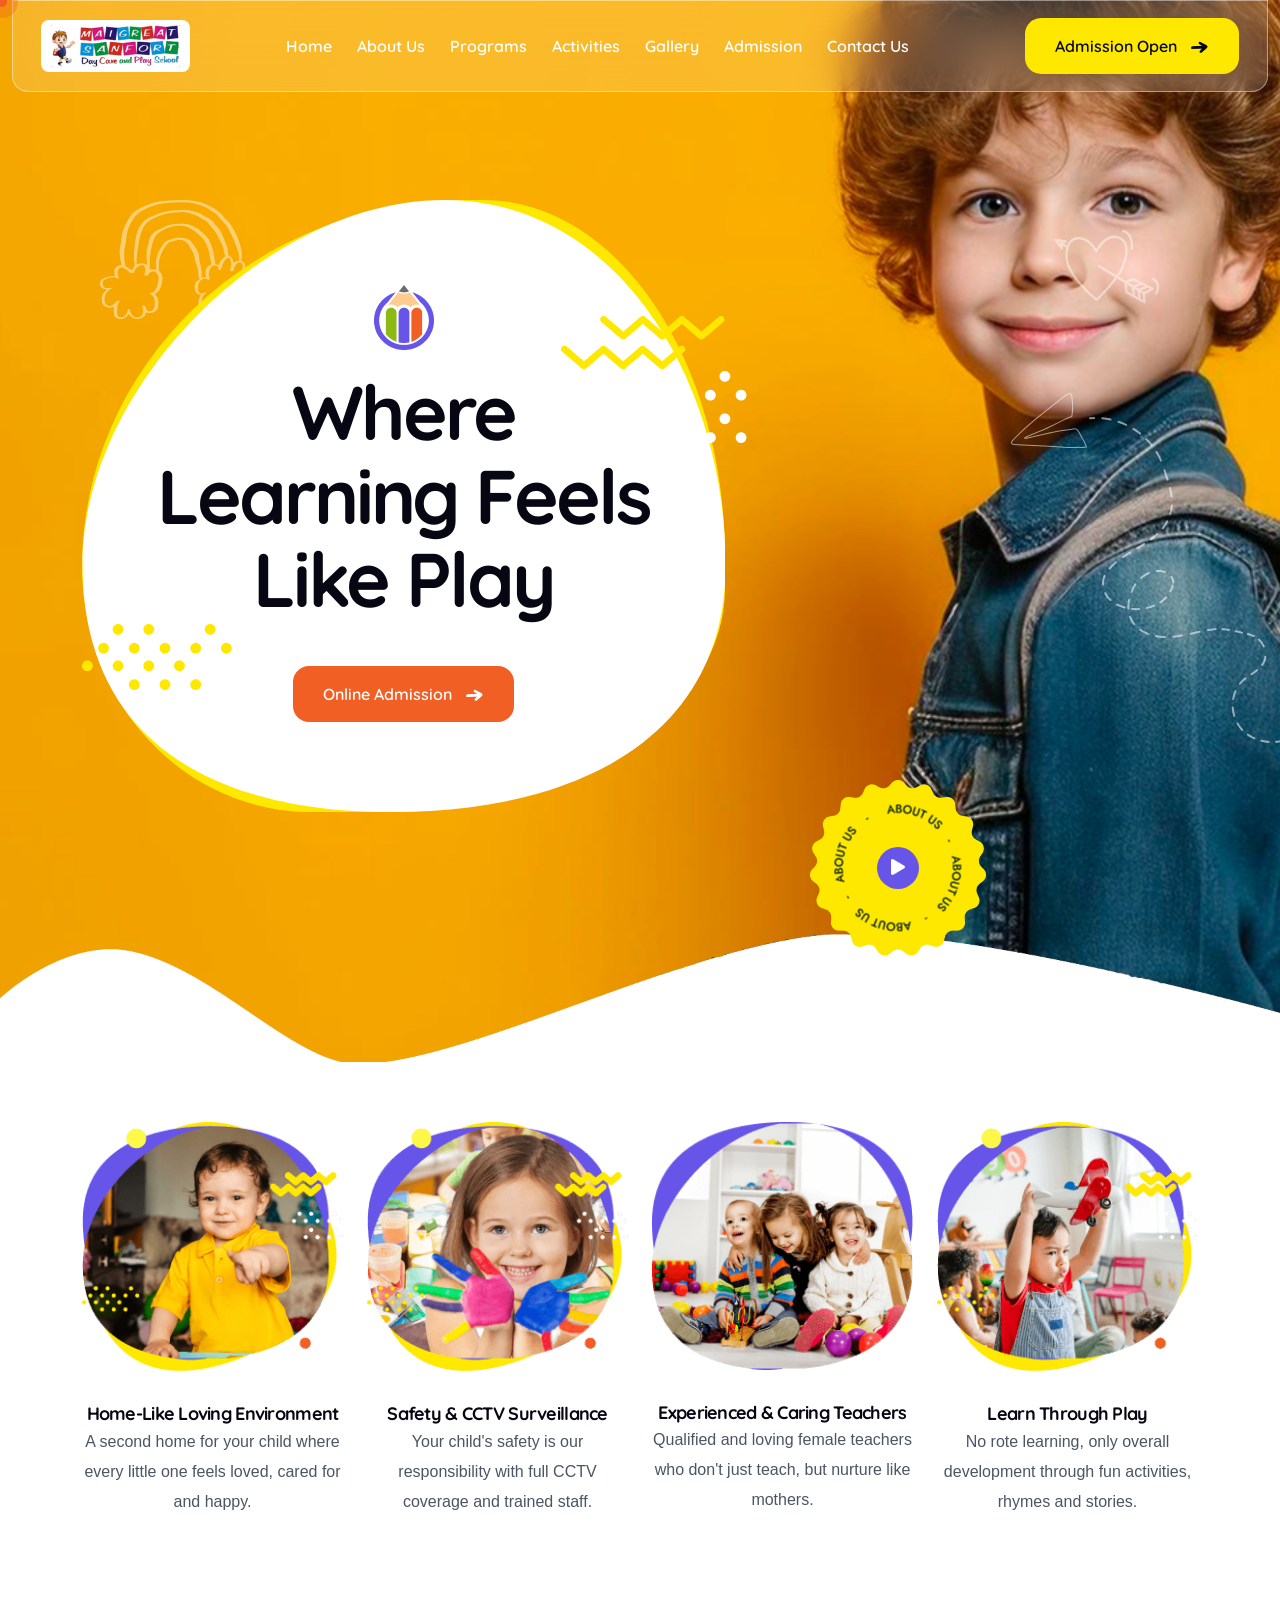
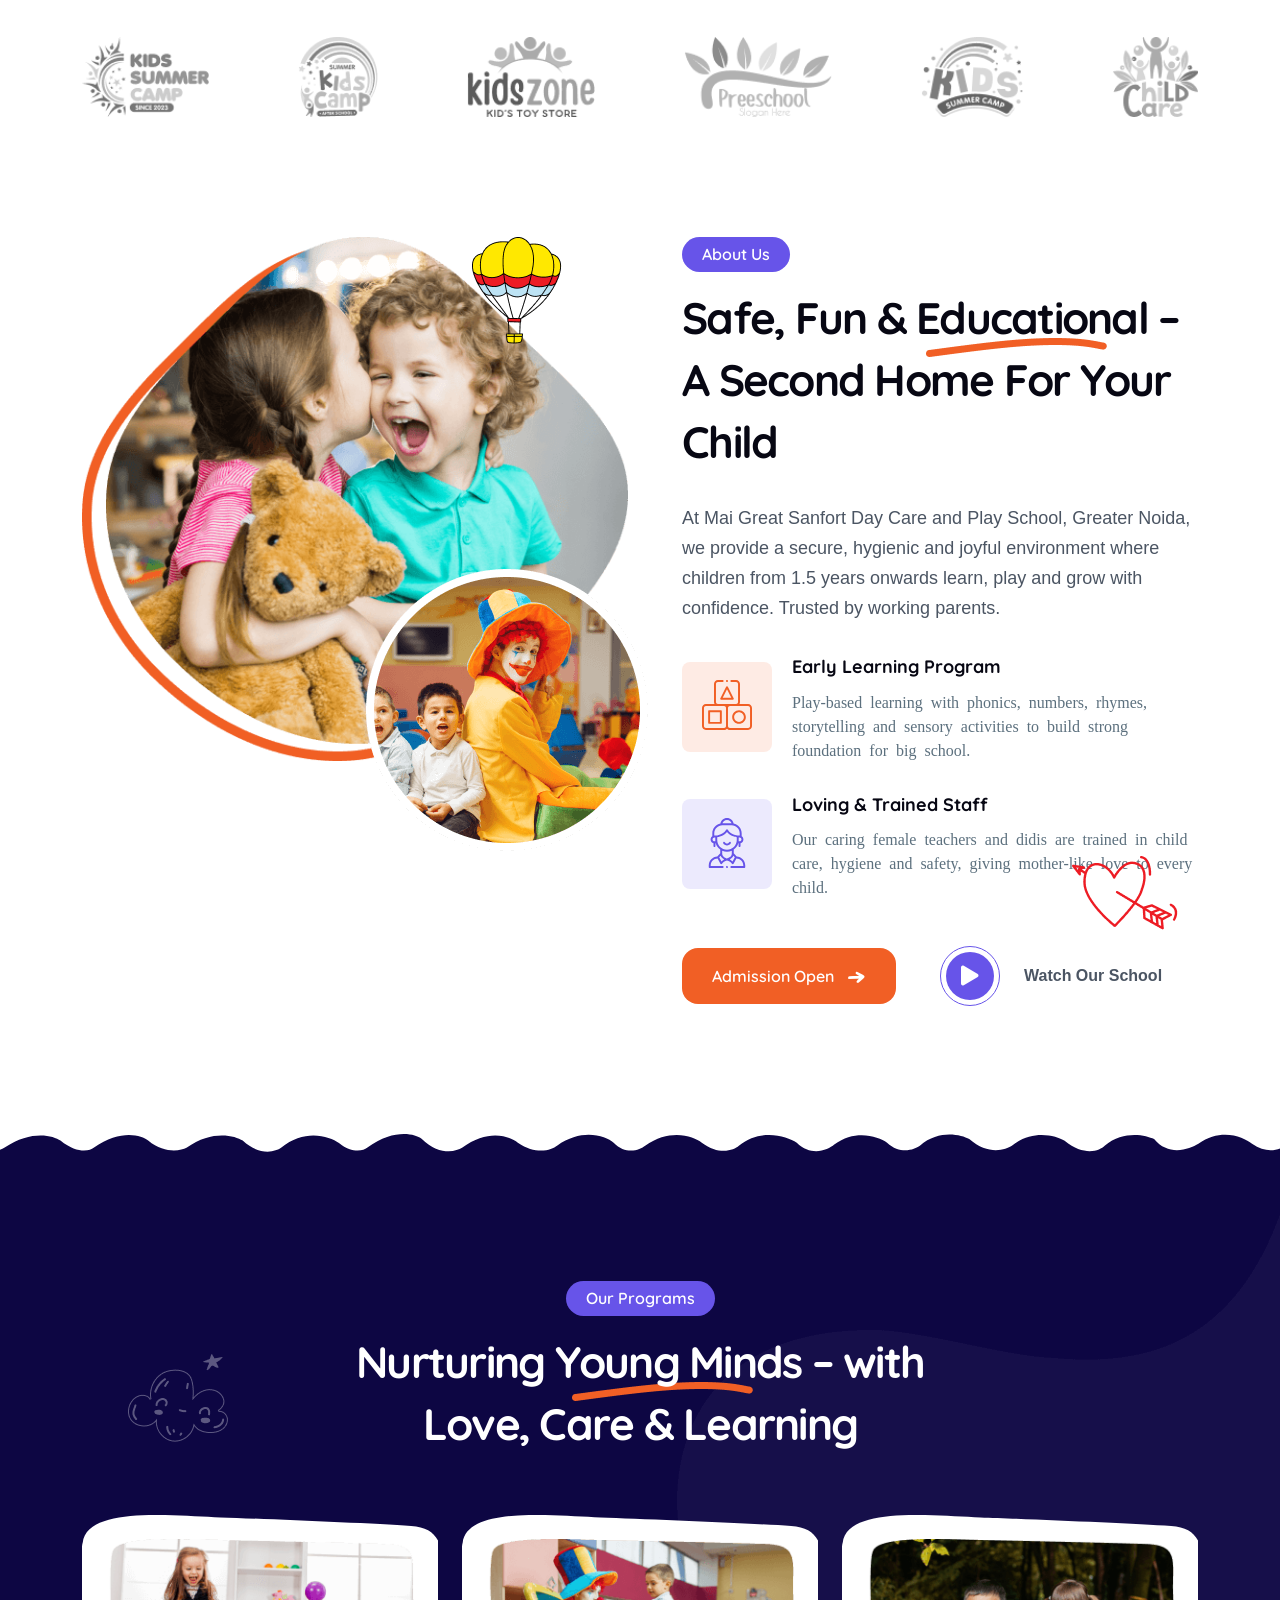
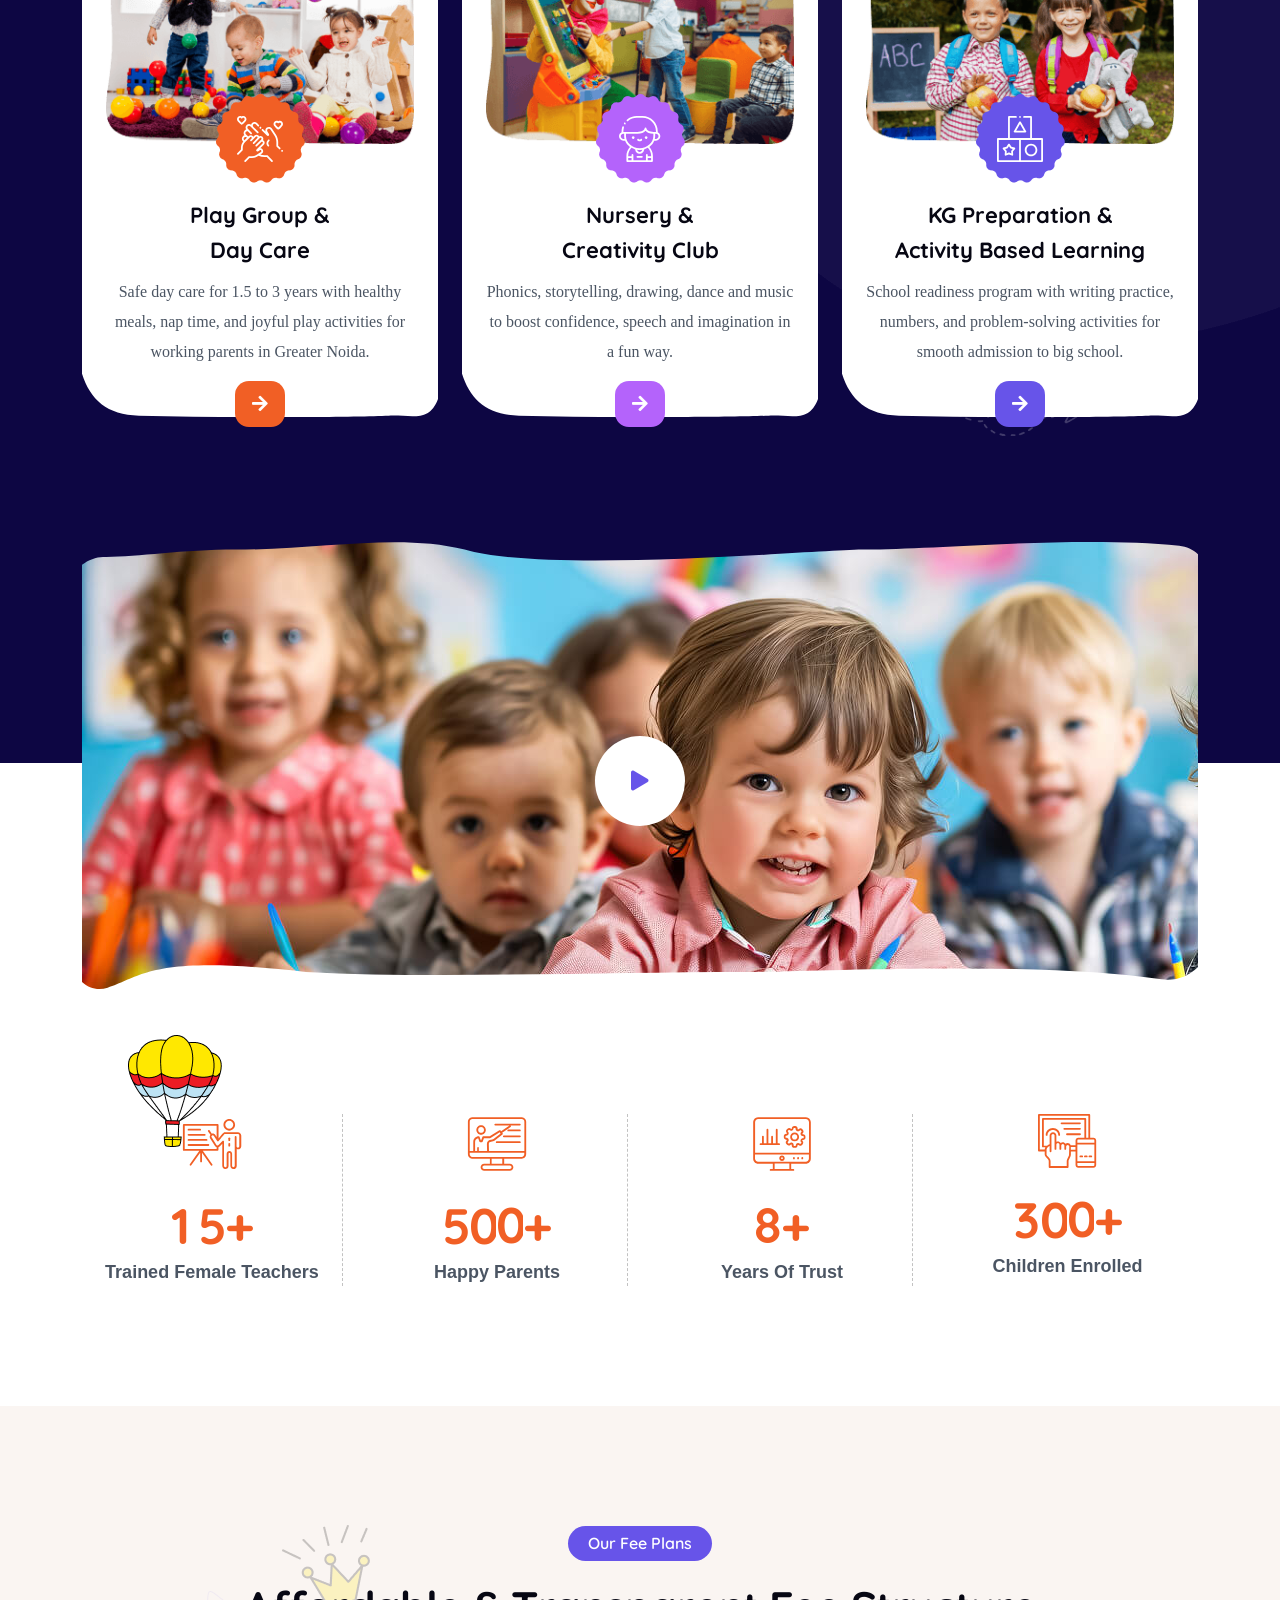
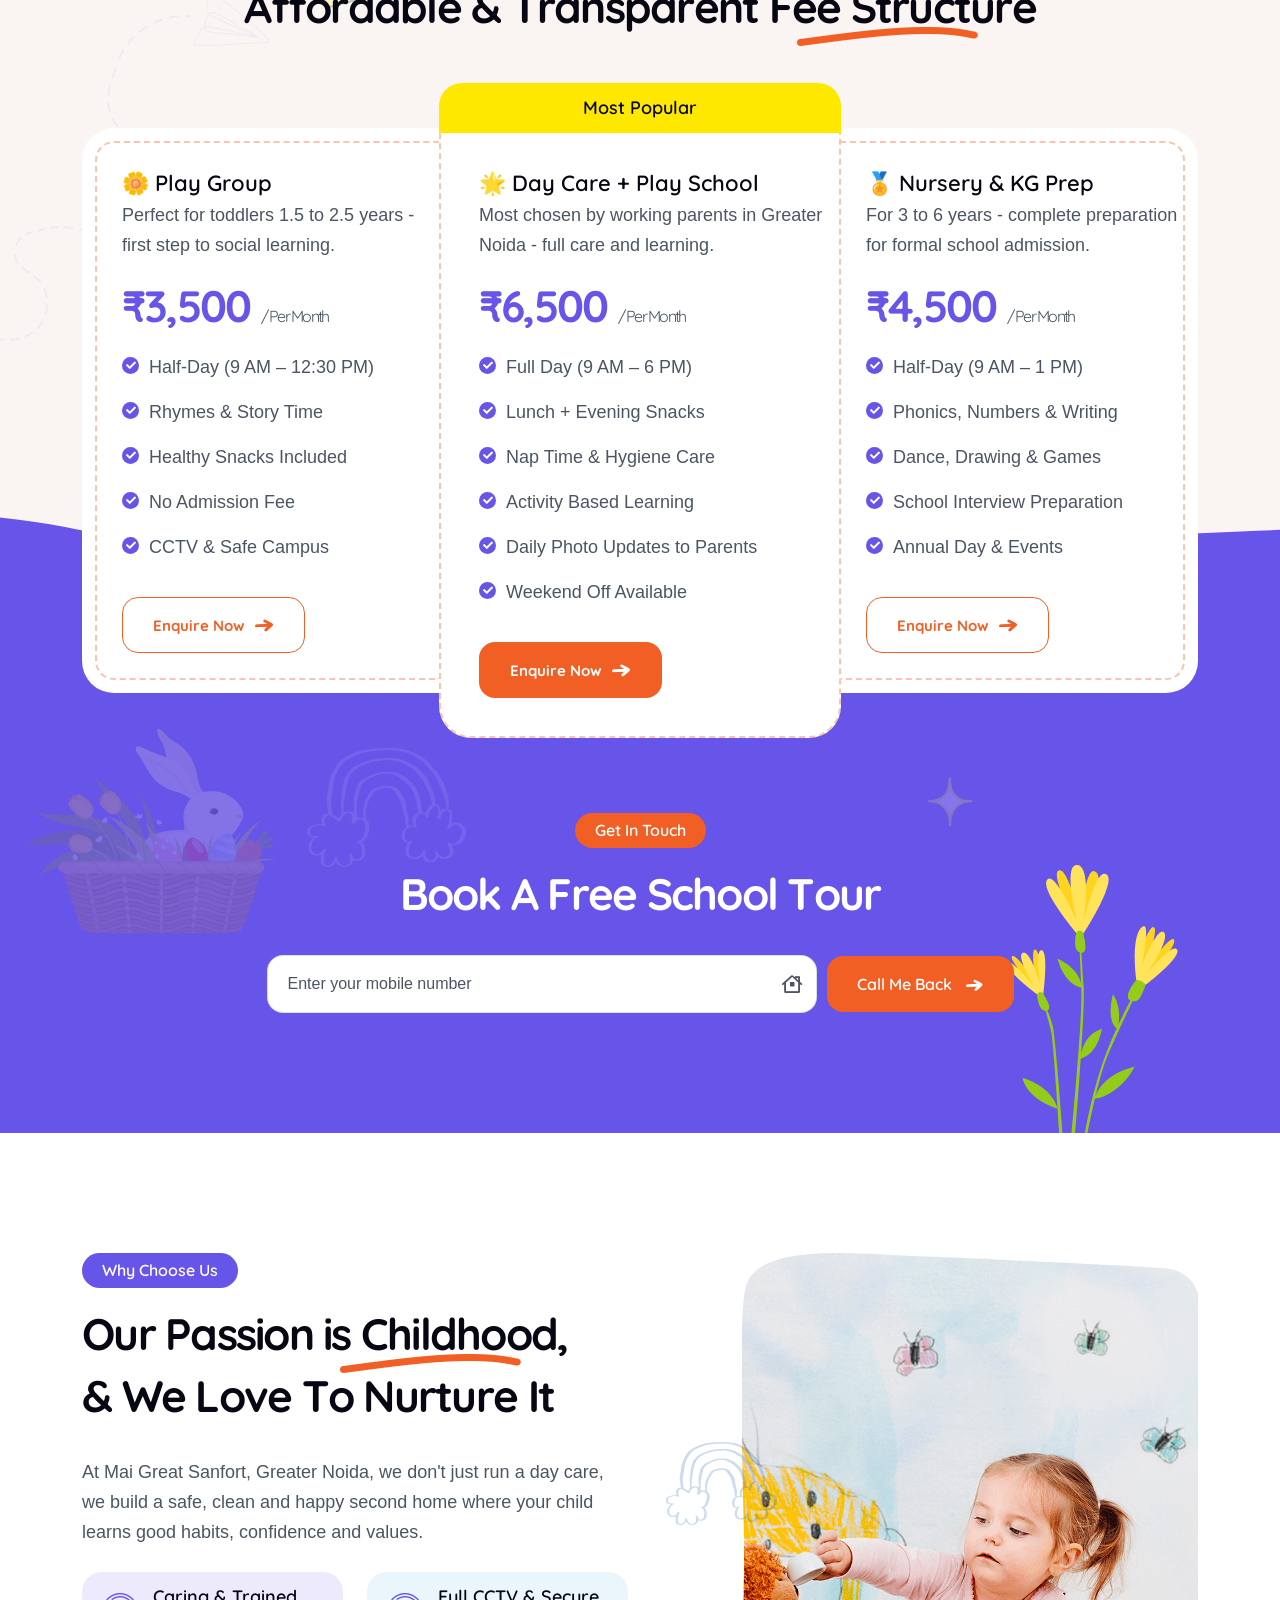
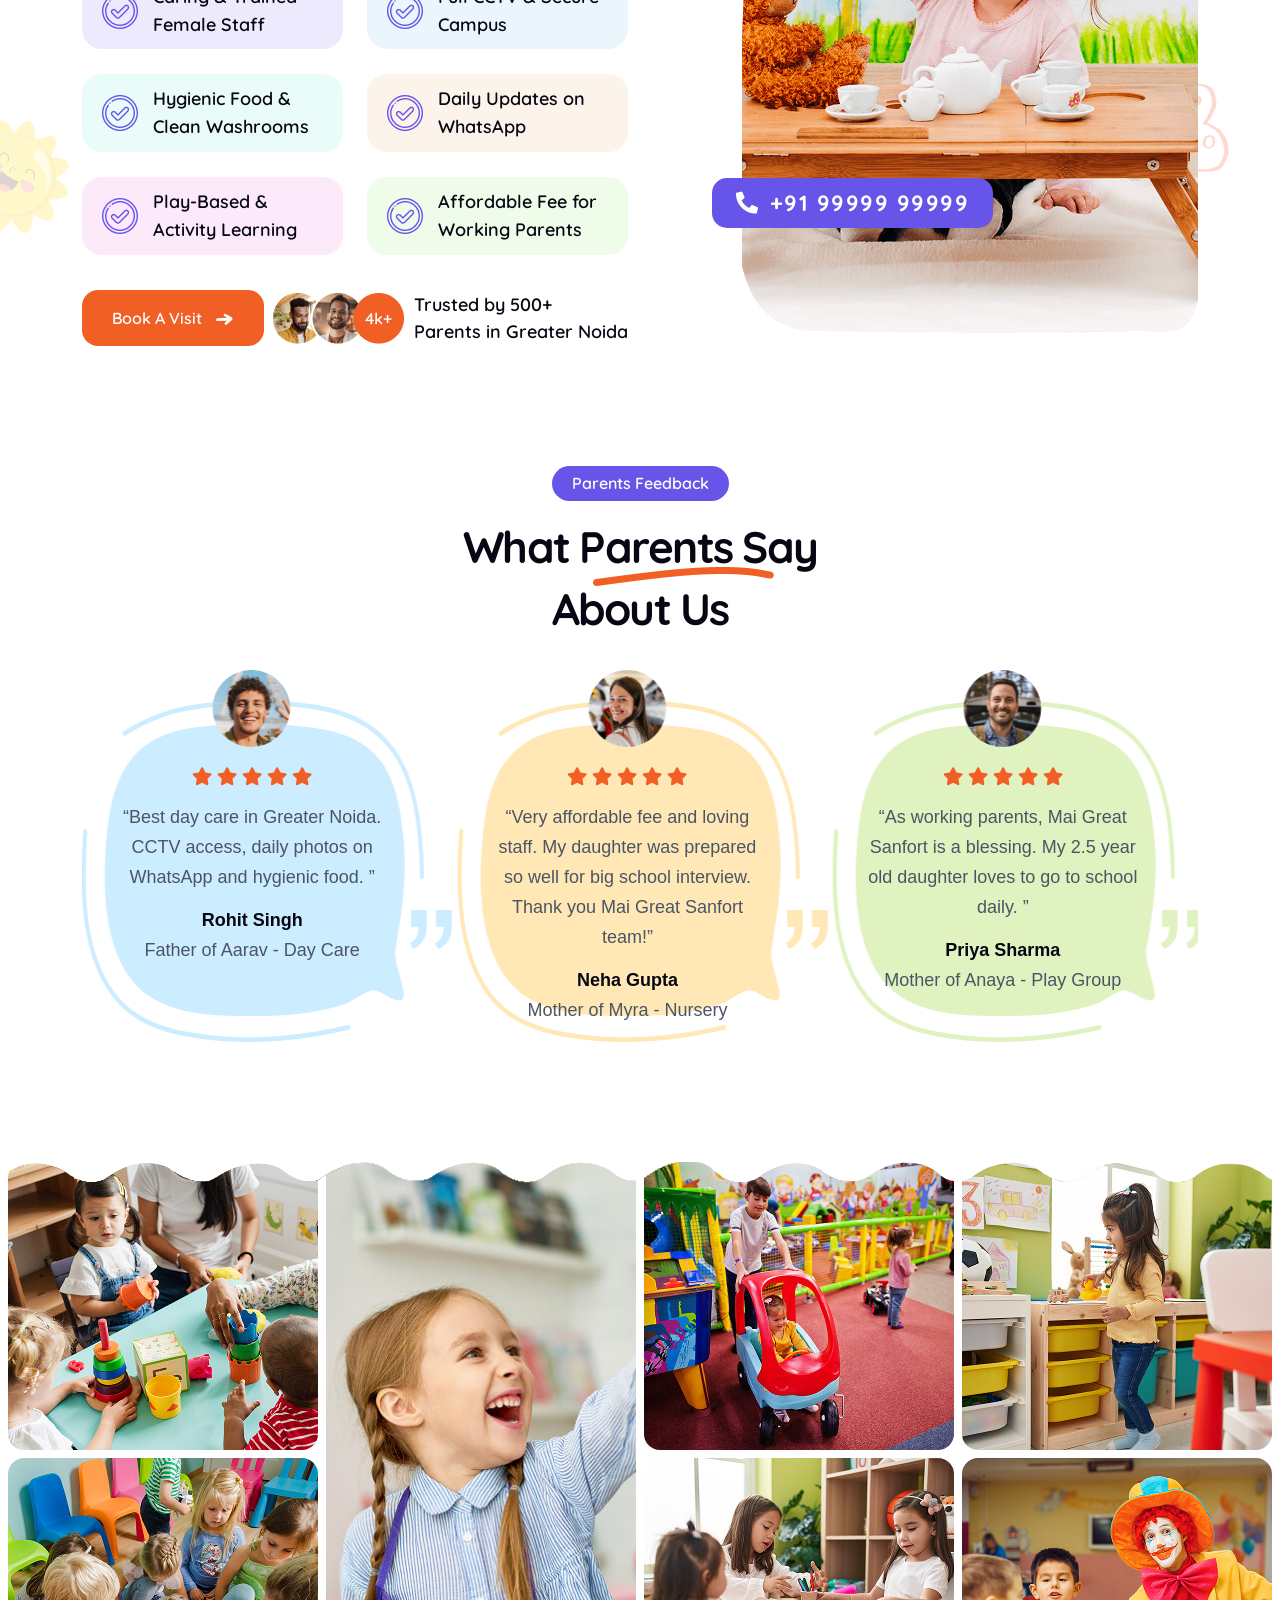
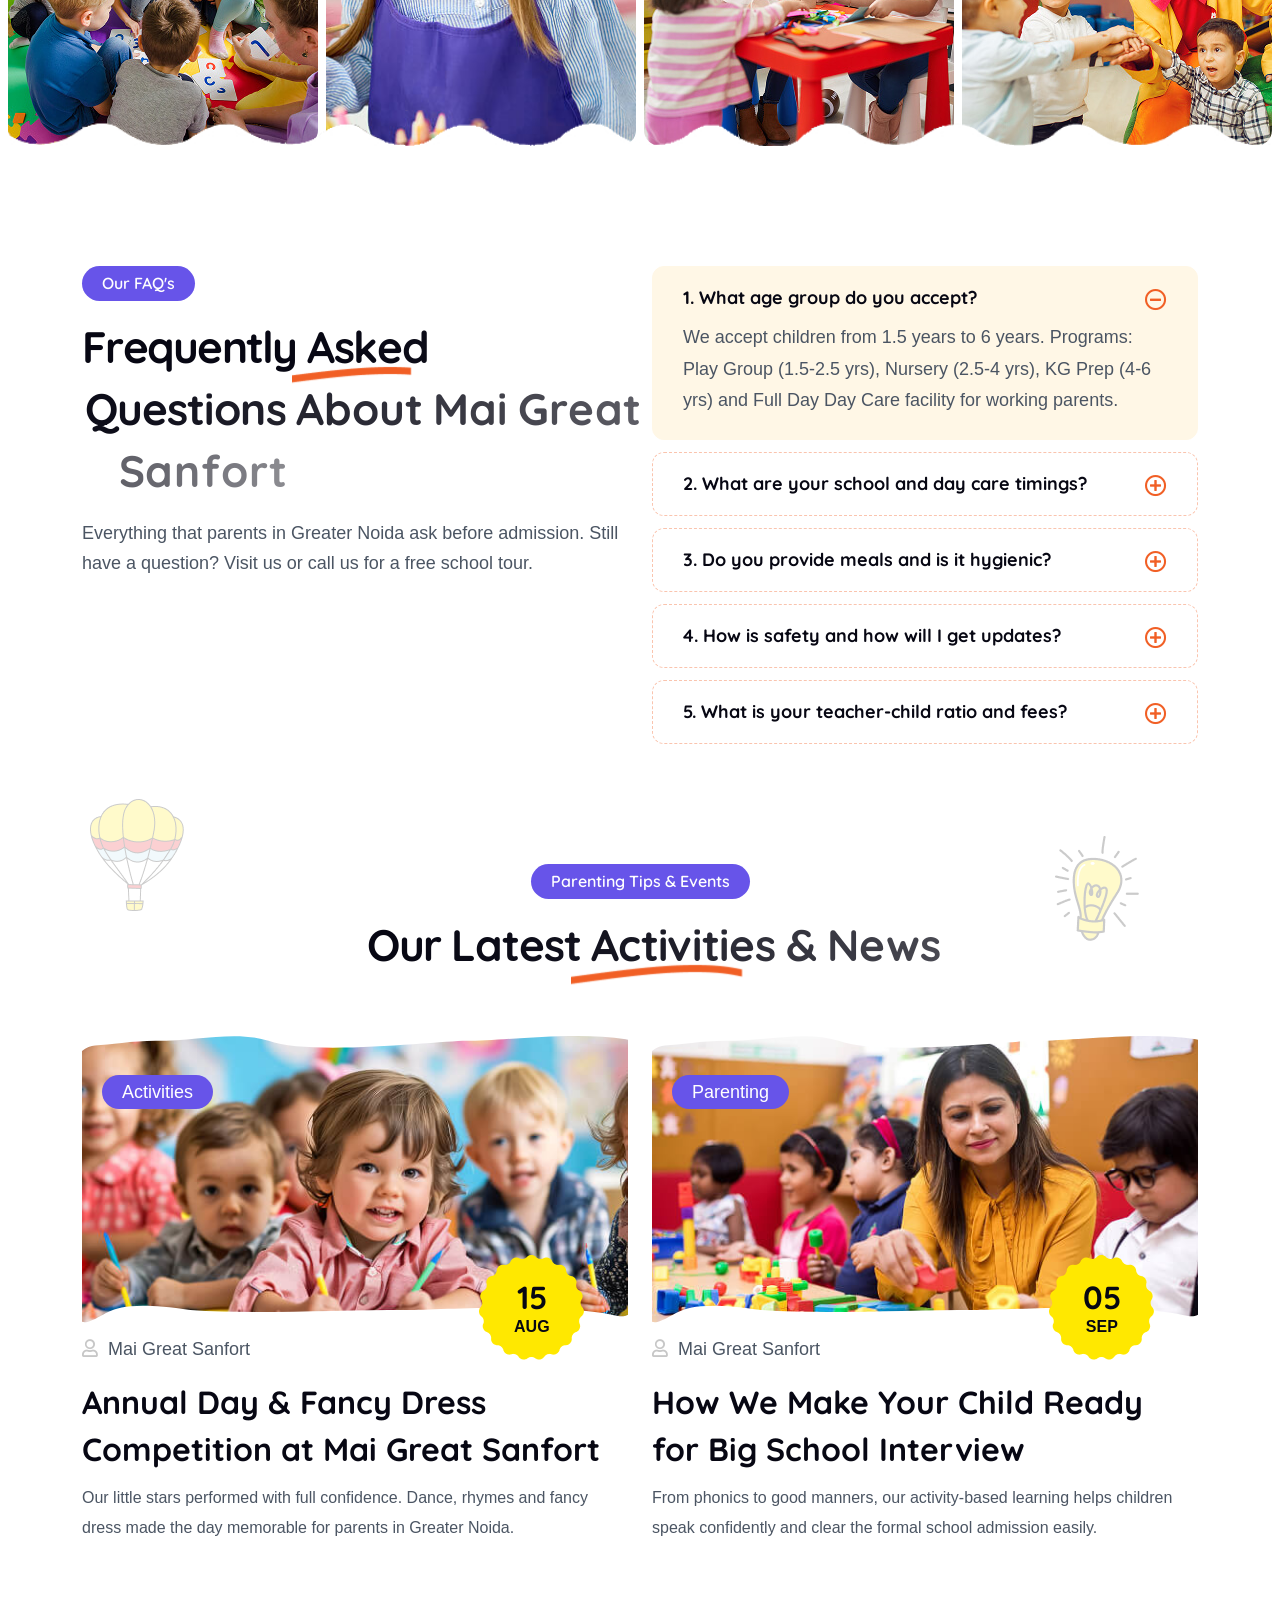
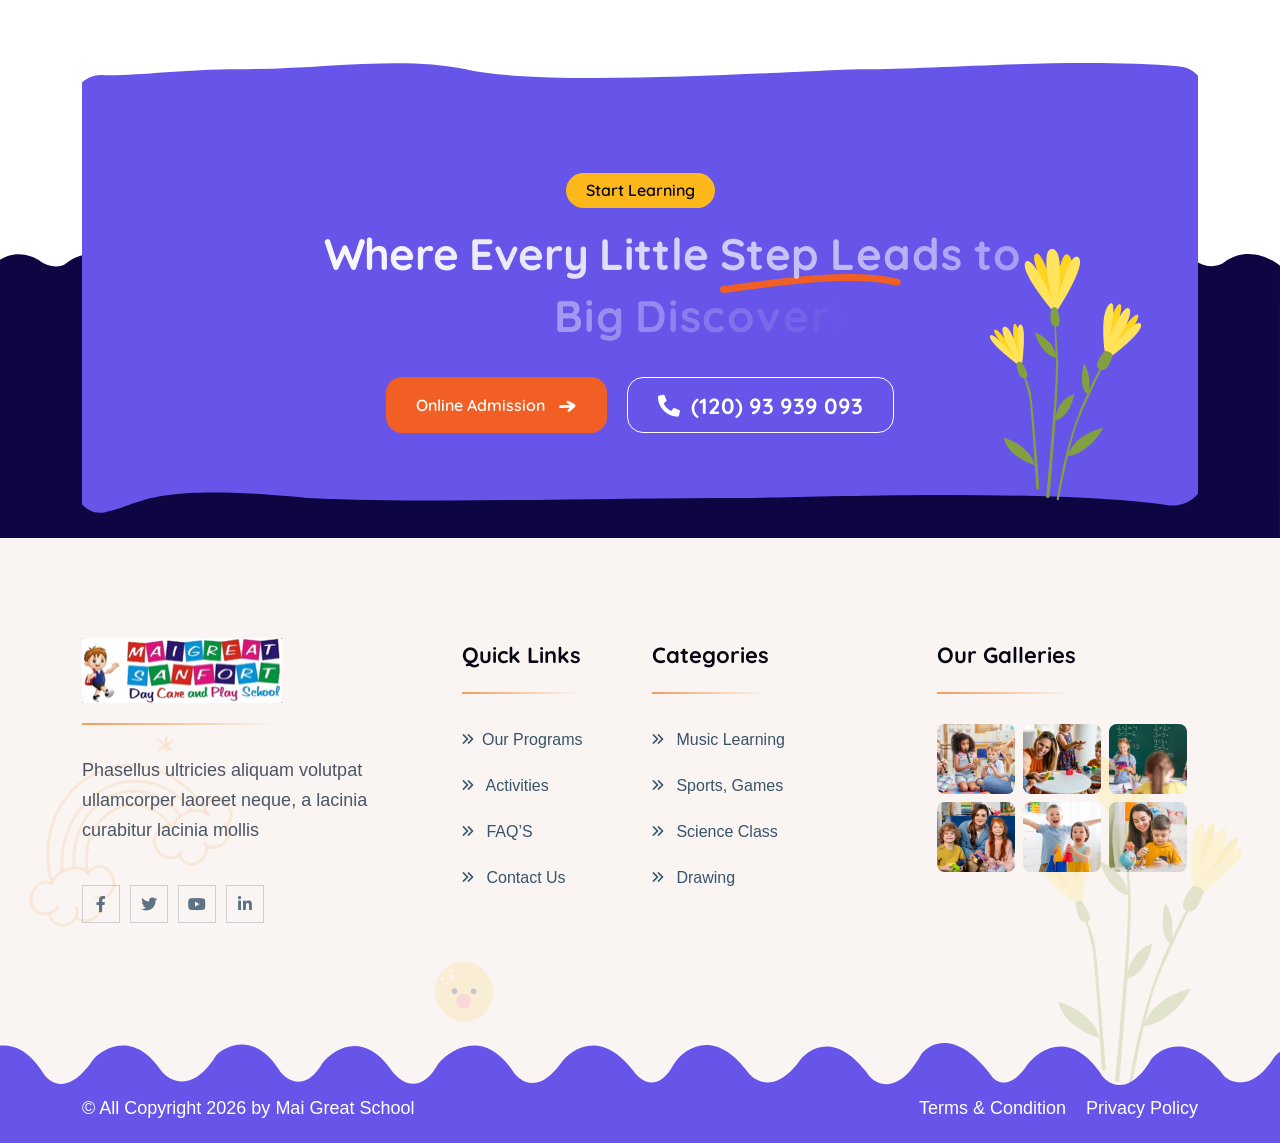
<file: index.html>
<!DOCTYPE html>
<html lang="en">
<head>
        <!-- ========== Meta Tags ========== -->
        <meta charset="UTF-8">
        <meta http-equiv="X-UA-Compatible" content="IE=edge">
        <meta name="viewport" content="width=device-width, initial-scale=1">
        <meta name="author" content="modinatheme">
        <meta name="description" content="Mai Great School">
        <!-- ======== Page title ============ -->
        <title>Mai Great School</title>
        <!--<< Favicon >>-->
        <link rel="shortcut icon" href="assets/img/favicon.svg">
        <!--<< Bootstrap min.css >>-->
        <link rel="stylesheet" href="assets/css/bootstrap.min.css">
        <!--<< Font Awesome.css >>-->
        <link rel="stylesheet" href="assets/css/font-awesome.css">
        <!--<< Animate.css >>-->
        <link rel="stylesheet" href="assets/css/animate.css">
        <!--<< Magnific Popup.css >>-->
        <link rel="stylesheet" href="assets/css/magnific-popup.css">
        <!--<< MeanMenu.css >>-->
        <link rel="stylesheet" href="assets/css/meanmenu.css">
        <!--<< Odometer.css >>-->
        <link rel="stylesheet" href="assets/css/odometer.css">
        <!--<< Swiper Bundle.css >>-->
        <link rel="stylesheet" href="assets/css/swiper-bundle.min.css">
        <!--<< Nice Select.css >>-->
        <link rel="stylesheet" href="assets/css/nice-select.css">
        <!--<< Icomon.css >>-->
        <link rel="stylesheet" href="assets/css/icomon.css">
        <!--<< Main.css >>-->
        <link rel="stylesheet" href="assets/css/main.css">
    </head>
    <body>

       <!-- Preloader Start -->
        <div id="preloader" class="preloader">
            <div class="animation-preloader">
                <div class="spinner">                
                </div>
                <div class="txt-loading">
                    <span data-text-preloader="M" class="letters-loading">
                       M
                    </span>
                    <span data-text-preloader="A" class="letters-loading">
                        A
                    </span>
                    <span data-text-preloader="I" class="letters-loading">
                        I
                    </span>
                    <span data-text-preloader="G" class="letters-loading">
                        G
                    </span>
                    <span data-text-preloader="R" class="letters-loading">
                       R
                    </span>
					<span data-text-preloader="E" class="letters-loading">
                        E
                    </span>
					<span data-text-preloader="A" class="letters-loading">
                       A
                    </span>
					<span data-text-preloader="T" class="letters-loading">
                        T
                    </span>
				
                </div>
                <p class="text-center">Loading</p>
            </div>
            <div class="loader">
                <div class="row">
                    <div class="col-3 loader-section section-left">
                        <div class="bg"></div>
                    </div>
                    <div class="col-3 loader-section section-left">
                        <div class="bg"></div>
                    </div>
                    <div class="col-3 loader-section section-right">
                        <div class="bg"></div>
                    </div>
                    <div class="col-3 loader-section section-right">
                        <div class="bg"></div>
                    </div>
                </div>
            </div>
        </div>

        <!-- Back To Top Start -->
        <button id="back-top" class="back-to-top">
             <i class="far fa-arrow-up"></i>
        </button>

        <!-- MouseCursor Start -->
        <div class="mouseCursor cursor-outer"></div>
        <div class="mouseCursor cursor-inner"></div>

        <!-- Offcanvas Area Start -->
        <div class="fix-area">
            <div class="offcanvas__info">
                <div class="offcanvas__wrapper">
                    <div class="offcanvas__content">
                        <div class="offcanvas__top mb-5 d-flex justify-content-between align-items-center">
                            <div class="offcanvas__logo">
                               <a href="index.html" class="header-logo">
                               <img src="assets/img/logo/logo.jpeg" alt="Mai Great Sanfort" style="height: 52px; width: auto; max-width: 220px; background: white; padding: 5px 10px; border-radius: 8px; object-fit: contain;">
                                 </a>
                            </div>
                            <div class="offcanvas__close">
                                <button>
                                    <i class="fas fa-times"></i>
                                </button>
                            </div>
                        </div>
                        <h3 class="offcanvas-title">Hello There!</h3>
                        <p>Lorem ipsum dolor sit amet consectetur adipisicing elit. Animi natus quasi sunt eum ducimus. </p>
                        <div class="mobile-menu fix mt-3"></div>
                        <div class="social-icon d-flex align-items-center">
                            <a href="javascript:void(0)"><i class="fab fa-facebook-f"></i></a>
                            <a href="javascript:void(0)"><i class="fab fa-twitter"></i></a>
                            <a href="javascript:void(0)"><i class="fab fa-youtube"></i></a>
                            <a href="javascript:void(0)"><i class="fab fa-linkedin-in"></i></a>
                        </div>

                        <div class="offcanvas__contact">
                            <h3>Contact Us</h3>
                            <ul class="contact-list">
                                <li>
                                    <div class="icon">
                                       <i class="far fa-phone-alt"></i>
                                    </div>
                                    <div class="content">
                                        <p>Call Us</p>
                                        <h4><a href="tel:+4903983493999">+91- 9999999999</a></h4>
                                    </div>
                                </li>
                                <li>
                                    <div class="icon">
                                       <i class="fal fa-envelope"></i>
                                    </div>
                                    <div class="content">
                                        <p>Send Email</p>
                                        <h4><a href="mailto:yordomain@gmial.com">nixinfosoft@gmial.com</a></h4>
                                    </div>
                                </li>
                                <li>
                                    <div class="icon">
                                       <i class="fal fa-map-marker-alt"></i>
                                    </div>
                                    <div class="content">
                                        <p>Location</p>
                                        <h4>
                                            Plot No.117 Sector-44, Gurgaon, Haryana 122003
                                        </h4>
                                    </div>
                                </li>
                            </ul>
                        </div>
                       <a href="contact.html" class="theme-btn">Start Learning <i class="icon-arrow-icon"></i></a>
                    </div>
                </div>
            </div>
        </div>
        <div class="offcanvas__overlay"></div>

        <!-- Header Section Start -->
        <header id="header-sticky" class="header-1 header-2">
            <div class="container">
                <div class="mega-menu-wrapper">
                    <div class="header-main">
                        <div class="header-left">
                            <a href="index.html" class="header-logo">
    <img src="assets/img/logo/logo.jpeg" alt="Mai Great Sanfort" style="height: 52px; width: auto; max-width: 220px; background: white; padding: 5px 10px; border-radius: 8px; object-fit: contain;">
</a>
                        </div>
                        <div class="mean__menu-wrapper">
                            <div class="main-menu">
                                <nav id="mobile-menu">
                                    <ul>
                                        <li >
                                            <a href="index.html">
                                                Home
                                            </a>
                                        </li>
                                        <li >
                                            <a href="about.html">
                                                About Us
                                            </a>
                                        </li>
                                            <li>
                                            <a href="program.html">
                                                Programs
                                            </a>
                                        </li>
                                        <li>
                                            <a href="activities.html">
                                                Activities
                                            </a>
                                         
                                        </li>
                                        <li>
                                            <a href="gallery.html">
                                                Gallery
                                            </a>
                                        </li>
                                           <li>
                                            <a href="admissions.html">
                                                Admission
                                            </a>
                                        </li>
										  <li>
                                            <a href="contact.html">
                                                Contact Us
                                            </a>
                                        </li>
                                    </ul>
                                </nav>
                            </div>
                        </div>
                        <div class="header-right d-flex justify-content-end align-items-center">
                            <div class="header-right-icon">
                            
                            
                            </div>
                            <a href="#" class="theme-btn">Admission Open <i class="icon-arrow-icon"></i></a>
                            <div class="header__hamburger my-auto d-xl-none">
                                <div class="sidebar__toggle">
                                    <i class="fal fa-bars"></i>
                                </div>
                            </div>
                        </div>
                    </div>
                </div>
            </div>
        </header>
        
   

        <!-- Hero Section Start -->
        <section class="hero-section-2 fix">
            <div class="bg-shape">
                <img src="assets/img/hero/hero-slider-shape.png" alt="">
            </div>
            <div class="hero-array-button">
                <div class="array-prev">
                    <svg width="48" height="32" viewBox="0 0 48 32" fill="none" xmlns="http://www.w3.org/2000/svg">
                        <path d="M22.8398 29.6567C23.626 27.917 22.1748 26.036 21.0942 24.5148C20.2646 23.3457 19.2767 22.2974 18.1587 21.4C17.3819 20.8208 16.6367 20.2005 15.9262 19.5416C22.2698 19.6164 36.1529 19.9809 42.6806 20.298C46.7941 20.5949 47.5066 19.0773 47.585 17.9943C47.4187 15.6905 46.496 13.4426 43.7671 13.1243C39.4708 12.622 35.672 12.4332 31.2283 12.3346C26.457 12.2278 19.8853 12.1019 15.4666 11.8406C17.0911 10.703 19.5267 9.40151 21.2308 8.39332C22.1071 7.87439 24.8443 6.74033 25.4179 5.01726C25.938 3.45451 25.0711 -0.167363 23.0346 0.00601177C20.1062 0.257762 15.4797 3.36189 12.6107 4.72395C8.68721 6.73557 4.34571 8.43726 1.16796 11.5639C0.295151 12.6054 -0.403103 14.148 0.267834 15.4126C1.21783 17.2058 5.89302 21.305 7.33821 22.5032C10.1835 24.8628 13.5571 28.0322 16.6684 30.5117C19.0196 32.3868 22.1463 31.1909 22.8398 29.6567Z" fill="white"/>
                        </svg>
                </div>
                <div class="array-next">
                    <svg width="48" height="32" viewBox="0 0 48 32" fill="none" xmlns="http://www.w3.org/2000/svg">
                    <path d="M24.7451 29.6567C23.959 27.917 25.4101 26.036 26.4907 24.5148C27.3203 23.3457 28.3083 22.2974 29.4262 21.4C30.2031 20.8208 30.9483 20.2005 31.6588 19.5416C25.3151 19.6164 11.4321 19.9809 4.90438 20.298C0.790875 20.5949 0.078375 19.0773 0 17.9943C0.16625 15.6905 1.08894 13.4426 3.81781 13.1243C8.11419 12.622 11.913 12.4332 16.3566 12.3346C21.128 12.2278 27.6996 12.1019 32.1183 11.8406C30.4938 10.703 28.0583 9.40151 26.3542 8.39332C25.4778 7.87439 22.7406 6.74033 22.1671 5.01726C21.6469 3.45451 22.5138 -0.167363 24.5504 0.00601177C27.4788 0.257762 32.1053 3.36189 34.9743 4.72395C38.8978 6.73557 43.2392 8.43726 46.417 11.5639C47.2898 12.6054 47.9881 14.148 47.3171 15.4126C46.3671 17.2058 41.6919 21.305 40.2467 22.5032C37.4015 24.8628 34.0278 28.0322 30.9166 30.5117C28.5653 32.3868 25.4386 31.1909 24.7451 29.6567Z" fill="white"/>
                    </svg>

                </div>
            </div>
           <div class="swiper banner-active">
                <div class="swiper-wrapper">
                    <div class="swiper-slide">
                        <div class="hero-2">
                                <div class="hero-bg bg-cover" style="background-image: url('assets/img/hero/hero-slider-1.jpg');">
                                </div>
                                <div class="vec-1">
                                    <img src="assets/img/hero/vec.png" alt="img">
                                </div>
                                <div class="vec-2">
                                    <img src="assets/img/hero/vec-2.png" alt="img">
                                </div>
                                <div class="vec-3">
                                    <img src="assets/img/hero/vec-3.png" alt="img">
                                </div>
                                <div class="container">
                                    <div class="hero-content">
                                        <div class="shape-1">
                                            <img src="assets/img/hero/shape1.png" alt="img">
                                        </div>
                                        <div class="shape-2">
                                            <img src="assets/img/hero/shape2.png" alt="img">
                                        </div>
                                        <div class="shape-3">
                                            <img src="assets/img/hero/shape3.png" alt="img">
                                        </div>
                                        <div class="content">
                                            <div class="icon">
                                                <img src="assets/img/hero/icon1.png" alt="">
                                            </div>
                                            <h1>
                                                Where Learning Feels Like Play
                                            </h1>
                                        </div>
                                        <div class="hero-button">
                                            <a href="program-details.html" class="theme-btn">Online Admission <i class="icon-arrow-icon"></i></a>
                                        </div>
                                    </div>
                                </div>
                        </div>
                    </div>
                    <div class="swiper-slide">
                        <div class="hero-2">
                                <div class="hero-bg bg-cover" style="background-image: url('assets/img/hero/hero-slider-2.jpg');">
                                </div>
                                <div class="vec-1">
                                    <img src="assets/img/hero/vec.png" alt="img">
                                </div>
                                <div class="vec-2">
                                    <img src="assets/img/hero/vec-2.png" alt="img">
                                </div>
                                <div class="vec-3">
                                    <img src="assets/img/hero/vec-3.png" alt="img">
                                </div>
                                <div class="container">
                                    <div class="hero-content">
                                        <div class="shape-1">
                                            <img src="assets/img/hero/shape1.png" alt="img">
                                        </div>
                                        <div class="shape-2">
                                            <img src="assets/img/hero/shape2.png" alt="img">
                                        </div>
                                        <div class="shape-3">
                                            <img src="assets/img/hero/shape3.png" alt="img">
                                        </div>
                                        <div class="content">
                                            <div class="icon">
                                                <img src="assets/img/hero/icon1.png" alt="">
                                            </div>
                                            <h1>
                                                Where Learning Feels Like Play
                                            </h1>
                                        </div>
                                        <div class="hero-button">
                                            <a href="program-details.html" class="theme-btn">Online Admission <i class="icon-arrow-icon"></i></a>
                                        </div>
                                    </div>
                                </div>
                        </div>
                    </div>
                </div>
           </div>
           <div class="text-circle-box">
                <img src="assets/img/hero/circle.png" alt="img">
                <div class="circle-text">
                    <img src="assets/img/hero/text-circle.png" alt="img">
                </div>
                <a class="video-popup" href="https://www.youtube.com/watch?v=Cn4G2lZ_g2I">
                    <i class="fas fa-play"></i>
                </a>
            </div>
        </section>

        <!-- Work Process Section Start -->
       <!-- Work Process Section Start -->
        <section class="work-process-section">
            <div class="bg-shape d-none d-xxl-block">
                <img src="assets/img/work-process/big-shape.png" alt="shape-image">
            </div>
            <div class="flower-shape d-none d-xxl-block">
                <img src="assets/img/work-process/sunflower.png" alt="shape-image">
            </div>
            <div class="container">
                <div class="row g-4">
                    <div class="col-xl-3 col-lg-4 col-md-6 wow fadeInUp" data-wow-delay=".2s">
                        <div class="work-process-items">
                            <div class="work-image">
                                <img src="assets/img/work-process/image1.png" alt="image">
                            </div>
                            <div class="work-content">
                                <h2>Home-Like Loving Environment</h2>
                                <p>A second home for your child where every little one feels loved, cared for and happy.</p>
                            </div>
                        </div>
                    </div>
                    <div class="col-xl-3 col-lg-4 col-md-6 wow fadeInUp" data-wow-delay=".4s">
                        <div class="work-process-items">
                            <div class="work-image">
                                <img src="assets/img/work-process/image2.png" alt="image">
                            </div>
                            <div class="work-content">
                                <h2> Safety & CCTV Surveillance</h2>
                                <p>Your child's safety is our responsibility with full CCTV coverage and trained staff.</p>
                            </div>
                        </div>
                    </div>
                    <div class="col-xl-3 col-lg-4 col-md-6 wow fadeInUp" data-wow-delay=".6s">
                        <div class="work-process-items">
                            <div class="work-image">
                                <img src="assets/img/work-process/image3.png" alt="image">
                            </div>
                            <div class="work-content">
                                <h2>Experienced & Caring Teachers</h2>
                                <p>Qualified and loving female teachers who don't just teach, but nurture like mothers.</p>
                            </div>
                        </div>
                    </div>
                    <div class="col-xl-3 col-lg-4 col-md-6 wow fadeInUp" data-wow-delay=".8s">
                        <div class="work-process-items">
                            <div class="work-image">
                                <img src="assets/img/work-process/image4.png" alt="image">
                            </div>
                            <div class="work-content">
                                <h2>Learn Through Play</h2>
                                <p>No rote learning, only overall development through fun activities, rhymes and stories.</p>
                            </div>
                        </div>
                    </div>
                </div>
            </div>
        </section>
        <!-- Brand Section Start -->
        <div class="brand-section fix">
            <div class="container">
                <div class="swiper brand-slider">
                    <div class="swiper-wrapper"> 
                        <div class="swiper-slide">
                            <div class="brand-image">
                                <img src="assets/img/brand/brand-01.png" alt="img">	 			
                            </div>
                        </div>
                        <div class="swiper-slide">
                            <div class="brand-image">
                                <img src="assets/img/brand/brand-02.png" alt="img">					
                            </div>
                        </div>
                        <div class="swiper-slide">
                            <div class="brand-image">
                                <img src="assets/img/brand/brand-03.png" alt="img">				
                            </div>
                        </div>
                        <div class="swiper-slide">
                            <div class="brand-image">
                                <img src="assets/img/brand/brand-04.png" alt="img">				
                            </div>
                        </div>
                        <div class="swiper-slide">
                            <div class="brand-image">
                                <img src="assets/img/brand/brand-05.png" alt="img">				
                            </div>
                        </div>
                        <div class="swiper-slide">
                            <div class="brand-image">
                                <img src="assets/img/brand/brand-06.png" alt="img">				
                            </div>
                        </div>
                    </div>
                </div> 
            </div>                 
        </div> 

        <!-- About Section Start -->
     <section class="about-section-two section-padding fix">
            <div class="love-shape float-bob-x">
                <img src="assets/img/about/love.png" alt="shape-img">
            </div>
            <div class="container">
                <div class="about-wrapper-2">
                    <div class="row g-4">
                        <div class="col-xl-6 col-lg-6">
                            <div class="about-image-two">
                                <img src="assets/img/about/about-2.png" alt="about-image" class="wow zoomIn" data-wow-delay=".4s">
                                <div class="img-two img-custom-anim-bottom">
                                    <img src="assets/img/about/about-3.png" alt="about-image">
                                </div>
                                <div class="perasute-shape">
                                    <img src="assets/img/about/perasute.png" alt="shape-image">
                                </div>
                            </div>
                        </div>
                        <div class="col-xl-6 col-lg-6">
                            <div class="about-content-two">
                                <div class="section-title">
                                    <span class="sub-title wow fadeInUp" data-wow-delay=".3s">About Us</span>
                                    <h2 class="char-animation">
                                        Safe, Fun & <span>Educational</span> – A Second Home For Your Child
                                    </h2>
                                </div>
                                <p class="wow fadeInUp mt-3 mt-md-0" data-wow-delay=".3s">At Mai Great Sanfort Day Care and Play School, Greater Noida, we provide a secure, hygienic and joyful environment where children from 1.5 years onwards learn, play and grow with confidence. Trusted by working parents.</p>
                                <div class="icon-box-items">
                                    <div class="icon-item wow fadeInUp" data-wow-delay=".5s">
                                        <div class="icon">
                                            <img src="assets/img/about/icon1.svg" alt="icon-image">
                                        </div>
                                        <div class="content">
                                            <h3 class="mb-2">Early Learning Program</h3>  
                                            <p>Play-based learning with phonics, numbers, rhymes, storytelling and sensory activities to build strong foundation for big school.</p>
                                        </div>
                                    </div>
                                    <div class="icon-item wow fadeInUp" data-wow-delay=".7s">
                                        <div class="icon style-2">
                                            <img src="assets/img/about/icon2.svg" alt="icon-image">
                                        </div>
                                        <div class="content">
                                            <h4 class="mb-2">Loving & Trained Staff</h4>  
                                            <p>Our caring female teachers and didis are trained in child care, hygiene and safety, giving mother-like love to every child.</p>
                                        </div>
                                    </div>
                                </div>
                                <div class="about-two-button wow fadeInUp" data-wow-delay=".8s">
                                    <a href="about.html" class="theme-btn">Admission Open <i class="icon-arrow-icon"></i></a>
                                    <div class="wave-area">
                                        <div class="promo-video">
                                            <div class="waves-block">
                                                <div class="waves wave-1"></div>
                                                <div class="waves wave-2"></div>
                                                <div class="waves wave-3"></div>
                                            </div>
                                            <a class="video-popup" href="https://www.youtube.com/watch?v=Cn4G2lZ_g2I">
                                                <i class="fas fa-play"></i>
                                            </a>
                                        </div>
                                        <p class="video-text">Watch Our School</p>
                                    </div>
                                </div>
                            </div>
                        </div>
                    </div>
                </div>
            </div>
        </section>

        <!-- Learning Section Start -->
      <section class="learning-section section-padding fix">
            <div class="shadow-shape">
                <img src="assets/img/learning/shadow.png" alt="shape-image">
            </div>
            <div class="sky-shape float-bob-y">
                <img src="assets/img/learning/sky.png" alt="shape-image">
            </div>
            <div class="rocket-shape float-bob-x">
                <img src="assets/img/learning/rocket.png" alt="shape-image">
            </div>
            <div class="container">
                <div class="section-title text-center custom-padding-top">
                    <span class="sub-title style-2 wow fadeInUp" data-wow-delay=".3s">Our Programs</span>
                    <h2 class="char-animation text-white">
                        Nurturing <span>Young Minds</span> – with  <br> Love, Care & Learning
                    </h2>
                </div>
                <div class="row">
                    <div class="col-xl-4 col-lg-6 col-md-6 wow fadeInRight" data-wow-delay=".5s">
                        <div class="learning-box-items">
                            <div class="learning-bg"></div>
                            <div class="learning-image">
                                <img src="assets/img/learning/learning1.png" alt="learning-image">
                            </div>
                            <div class="thumb-icon">
                                <img src="assets/img/learning/icon-bg1.png" alt="shape-img">
                                <div class="icon">
                                    <img src="assets/img/learning/icon1.svg" alt="icon-image">
                                </div>
                            </div>
                            <div class="learning-content">
                                <h3><a href="program-details.html">Play Group & <br> Day Care</a></h3>
                                <p>Safe day care for 1.5 to 3 years with healthy meals, nap time, and joyful play activities for working parents in Greater Noida.</p>
                                <a href="program-details.html" class="arrow-icon"><i class="fas fa-arrow-right"></i></a>
                            </div>
                        </div>
                    </div>
                    <div class="col-xl-4 col-lg-6 col-md-6 wow fadeInUp" data-wow-delay=".1s">
                        <div class="learning-box-items">
                            <div class="learning-bg"></div>
                            <div class="learning-image">
                                <img src="assets/img/learning/learning2.png" alt="learning-image">
                            </div>
                            <div class="thumb-icon">
                                <img src="assets/img/learning/icon-bg2.png" alt="shape-img">
                                <div class="icon">
                                    <img src="assets/img/learning/icon2.svg" alt="icon-image">
                                </div>
                            </div>
                            <div class="learning-content">
                                <h3><a href="program-details.html">Nursery & <br> Creativity Club</a></h3>
                                <p>Phonics, storytelling, drawing, dance and music to boost confidence, speech and imagination in a fun way.</p>
                                <a href="program-details.html" class="arrow-icon color-2"><i class="fas fa-arrow-right"></i></a>
                            </div>
                        </div>
                    </div>
                    <div class="col-xl-4 col-lg-6 col-md-6 wow fadeInLeft" data-wow-delay=".5s">
                        <div class="learning-box-items">
                            <div class="learning-bg"></div>
                            <div class="learning-image">
                                <img src="assets/img/learning/learning3.png" alt="learning-image">
                            </div>
                            <div class="thumb-icon">
                                <img src="assets/img/learning/icon-bg3.png" alt="shape-img">
                                <div class="icon">
                                    <img src="assets/img/learning/icon3.svg" alt="icon-image">
                                </div>
                            </div>
                            <div class="learning-content">
                                <h3><a href="program-details.html">KG Preparation & <br> Activity Based Learning</a></h3>
                                <p>School readiness program with writing practice, numbers, and problem-solving activities for smooth admission to big school.</p>
                                <a href="program-details.html" class="arrow-icon color-3"><i class="fas fa-arrow-right"></i></a>
                            </div>
                        </div>
                    </div>
                </div>
            </div>
        </section>
        <!-- Video Section Start -->
        <div class="video-section fix">
            <div class="container">
                <div class="video-wrapper zoom-effect-style">
                    <div class="vedio-image">
                        <img src="assets/img/vedio/vedio-bg.jpg" alt="vedio-image">
                    </div>
                    <div class="vedio-box">
                        <div class="wave-area vedio-wave-area">
                            <div class="promo-video">
                                <div class="waves-block">
                                    <div class="waves wave-1 vw-style"></div>
                                    <div class="waves wave-2 vw-style"></div>
                                    <div class="waves wave-3 vw-style"></div>
                                </div>
                                <a class="video-popup style-two" href="https://www.youtube.com/watch?v=Cn4G2lZ_g2I">
                                    <i class="fas fa-play"></i>
                                </a>
                            </div>
                        </div>
                    </div>
                </div>
            </div>
        </div>

        <!-- Counter Section Start -->
      <section class="counter-section2 counter-section-two section-padding">
            <div class="perashute-shape float-bob-y">
                <img src="assets/img/counter/perasute.png" alt="shape-img">
            </div>
            <div class="container">
                <div class="row g-4">
                    <div class="col-lg-3 col-md-6 col-sm-6 wow fadeInLeft" data-wow-delay=".2s">
                        <div class="counter-items counter-items-two">
                            <div class="icon">
                                <img src="assets/img/counter/icon5.svg" alt="icon-image">
                            </div>
                            <div class="counter-box">
                                <div class="count">
                                    <h3 class="odometer" data-count="15">0</h3>
                                    <span class="plus">+</span>
                                </div>
                                <p>Trained Female Teachers</p>
                            </div>
                        </div>
                    </div>
                    <div class="col-lg-3 col-md-6 col-sm-6 wow fadeInLeft" data-wow-delay=".4s">
                        <div class="counter-items counter-items-two">
                            <div class="icon">
                                <img src="assets/img/counter/icon6.svg" alt="icon-image">
                            </div>
                            <div class="counter-box">
                                <div class="count">
                                    <h3 class="odometer" data-count="500">0</h3>
                                    <span class="plus">+</span>
                                </div>
                                <p>Happy Parents</p>
                            </div>
                        </div>
                    </div>
                    <div class="col-lg-3 col-md-6 col-sm-6 wow fadeInLeft" data-wow-delay=".6s">
                        <div class="counter-items counter-items-two">
                            <div class="icon">
                                <img src="assets/img/counter/icon7.svg" alt="icon-image">
                            </div>
                            <div class="counter-box">
                                <div class="count">
                                    <h3 class="odometer" data-count="8">0</h3>
                                    <span class="plus">+</span>
                                </div>
                                <p>Years Of Trust</p>
                            </div>
                        </div>
                    </div>
                    <div class="col-lg-3 col-md-6 col-sm-6 wow fadeInLeft" data-wow-delay=".8s">
                        <div class="counter-items border-none counter-items-two">
                            <div class="icon">
                                <img src="assets/img/counter/icon8.svg" alt="icon-image">
                            </div>
                            <div class="counter-box">
                                <div class="count">
                                    <h3 class="odometer" data-count="300">0</h3>
                                    <span class="plus">+</span>
                                </div>
                                <p>Children Enrolled</p>
                            </div>
                        </div>
                    </div>
                </div>
            </div>
        </section>
        <!-- Pricing Section Start -->
       <section class="pricing-section section-padding fix">
            <div class="snake-shape">
                <img src="assets/img/pricing/snake.png" alt="shape-image">
            </div>
            <div class="crown-shape">
                <img src="assets/img/pricing/crown.png" alt="shape-image">
            </div>
            <div class="tubelight-shape">
                <img src="assets/img/pricing/tubelight.png" alt="shape-image">
            </div>
            <div class="busket-shape float-bob-x">
                <img src="assets/img/newsletter/busket.png" alt="shape-image">
            </div>
            <div class="sky-shape">
                <img src="assets/img/newsletter/sky.png" alt="shape-image">
            </div>
            <div class="star-shape">
                <img src="assets/img/newsletter/star.png" alt="shape-image">
            </div>
            <div class="flower-shape">
                <img src="assets/img/newsletter/flower.png" alt="shape-image">
            </div>
            <div class="container">
                <div class="section-title text-center">
                    <span class="sub-title">Our Fee Plans</span>
                    <h2 class="char-animation">
                         Affordable & Transparent <span>Fee Structure</span>
                    </h2>
                </div>
                <div class="pricing-wrapper">
                    <div class="pricing-items wow fadeInRight" data-wow-delay=".5s">
                        <div class="pricing-content">
                            <div class="pricing-header">
                                <span>🌼 Play Group</span>
                                <p>Perfect for toddlers 1.5 to 2.5 years - first step to social learning.</p>
                            </div>
                            <div class="pricing-rate">
                                <h2>₹3,500 <span>/ Per Month</span></h2>
                            </div>
                            <ul class="pricing-list">
                                <li><i class="fas fa-check"></i> Half-Day (9 AM – 12:30 PM)</li>
                                <li><i class="fas fa-check"></i> Rhymes & Story Time</li>
                                <li><i class="fas fa-check"></i> Healthy Snacks Included</li>
                                <li><i class="fas fa-check"></i> No Admission Fee</li>
                                <li><i class="fas fa-check"></i> CCTV & Safe Campus</li>
                            </ul>
                            <div class="pricing-button">
                                <a href="contact.html" class="border-btn">Enquire Now<i class="icon-arrow-icon"></i></a>
                            </div>
                        </div>
                    </div>
                    <div class="pricing-items items-two wow fadeInUp" data-wow-delay=".2s">
                        <span class="top-text">Most Popular</span>
                        <div class="pricing-content">
                            <div class="pricing-header">
                                <span>🌟 Day Care + Play School</span>
                                <p>Most chosen by working parents in Greater Noida - full care and learning.</p>
                            </div>
                            <div class="pricing-rate">
                                <h2>₹6,500 <span>/ Per Month</span></h2>
                            </div>
                            <ul class="pricing-list">
                                <li><i class="fas fa-check"></i> Full Day (9 AM – 6 PM)</li>
                                <li><i class="fas fa-check"></i> Lunch + Evening Snacks</li>
                                <li><i class="fas fa-check"></i> Nap Time & Hygiene Care</li>
                                <li><i class="fas fa-check"></i> Activity Based Learning</li>
                                <li><i class="fas fa-check"></i> Daily Photo Updates to Parents</li>
                                <li><i class="fas fa-check"></i> Weekend Off Available</li>
                            </ul>
                            <div class="pricing-button">
                                <a href="contact.html" class="border-btn style-2 active">Enquire Now<i class="icon-arrow-icon"></i></a>
                            </div>
                        </div>
                    </div>
                    <div class="pricing-items items-three wow fadeInLeft" data-wow-delay=".5s">
                        <div class="pricing-content">
                            <div class="pricing-header">
                                <span>🏅 Nursery & KG Prep</span>
                                <p>For 3 to 6 years - complete preparation for formal school admission.</p>
                            </div>
                            <div class="pricing-rate">
                                <h2>₹4,500 <span>/ Per Month</span></h2>
                            </div>
                            <ul class="pricing-list">
                                <li><i class="fas fa-check"></i> Half-Day (9 AM – 1 PM)</li>
                                <li><i class="fas fa-check"></i> Phonics, Numbers & Writing</li>
                                <li><i class="fas fa-check"></i> Dance, Drawing & Games</li>
                                <li><i class="fas fa-check"></i> School Interview Preparation</li>
                                <li><i class="fas fa-check"></i> Annual Day & Events</li>
                            </ul>
                            <div class="pricing-button">
                                <a href="contact.html" class="border-btn">Enquire Now<i class="icon-arrow-icon"></i></a>
                            </div>
                        </div>
                    </div>
                </div>
                <div class="newsletter-section newsletter-two section-padding pb-0 fix">
                    <div class="container">
                        <div class="section-title text-center">
                            <span class="sub-title tittle-bg wow fadeInUp" data-wow-delay=".3s">Get In Touch</span>
                            <h2 class="char-animation text-white">
                                Book A Free School Tour
                            </h2>
                        </div>
                        <div class="signUp-box mt-3 mt-md-0">
                            <form id="signupForm">
                                <div class="input-wrapper input-style wow fadeInLeft" data-wow-delay=".4s">
                                    <input type="email" id="emailInput" placeholder="Enter your mobile number" required>
                                    <i class="far fa-house house-icon"></i>
                                </div>
                                <button type="submit" class="theme-btn wow fadeInRight" data-wow-delay=".4s">Call Me Back <i class="icon-arrow-icon"></i></button>
                            </form>
                        </div>
                    </div>
                </div>
            </div>
        </section>
        <!-- Feature Section Start -->
      <section class="feature-section section-padding fix">
            <div class="sun-shape float-bob-y">
                <img src="assets/img/feature/sun.png" alt="shape-image">
            </div>
            <div class="sky-shape">
                <img src="assets/img/feature/sky.png" alt="shape-image">
            </div>
            <div class="butterfly-shape float-bob-y">
                <img src="assets/img/feature/butterfly.png" alt="shape-image">
            </div>
            <div class="container">
                <div class="feature-wrapper">
                    <div class="row g-4">
                        <div class="col-xl-6 col-lg-6">
                            <div class="feature-content">
                                <div class="section-title">
                                    <span class="sub-title wow fadeInUp" data-wow-delay=".3s">Why Choose Us</span>
                                    <h2 class="char-animation">
                                        Our Passion <span>is Childhood,</span> <br> & We Love To Nurture It
                                    </h2>
                                </div>
                                <p class="mt-3 mt-md-0 wow fadeInUp" data-wow-delay=".3s">At Mai Great Sanfort, Greater Noida, we don't just run a day care, we build a safe, clean and happy second home where your child learns good habits, confidence and values.</p>
                                <div class="row">
                                    <div class="col-xl-6 col-lg-6 col-md-6 col-sm-6 wow fadeInUp" data-wow-delay=".2s">
                                        <div class="feature-list">
                                            <div class="icon">
                                                <img src="assets/img/feature/icon1.png" alt="icon-image">
                                            </div>
                                            <div class="content">
                                                <h3>Caring & Trained Female Staff</h3>
                                            </div>
                                        </div>
                                    </div>
                                    <div class="col-xl-6 col-lg-6 col-md-6 col-sm-6 wow fadeInUp" data-wow-delay=".4s">
                                        <div class="feature-list color-2">
                                            <div class="icon">
                                                <img src="assets/img/feature/icon1.png" alt="icon-image">
                                            </div>
                                            <div class="content">
                                                <h3>Full CCTV & Secure Campus</h3>
                                            </div>
                                        </div>
                                    </div>
                                    <div class="col-xl-6 col-lg-6 col-md-6 col-sm-6 wow fadeInUp" data-wow-delay=".5s">
                                        <div class="feature-list color-3">
                                            <div class="icon">
                                                <img src="assets/img/feature/icon1.png" alt="icon-image">
                                            </div>
                                            <div class="content">
                                                <h3>Hygienic Food & Clean Washrooms</h3>
                                            </div>
                                        </div>
                                    </div>
                                    <div class="col-xl-6 col-lg-6 col-md-6 col-sm-6 wow fadeInUp" data-wow-delay=".6s">
                                        <div class="feature-list color-4">
                                            <div class="icon">
                                                <img src="assets/img/feature/icon1.png" alt="icon-image">
                                            </div>
                                            <div class="content">
                                                <h3>Daily Updates on WhatsApp</h3>
                                            </div>
                                        </div>
                                    </div>
                                    <div class="col-xl-6 col-lg-6 col-md-6 col-sm-6 wow fadeInUp" data-wow-delay=".7s">
                                        <div class="feature-list color-5">
                                            <div class="icon">
                                                <img src="assets/img/feature/icon1.png" alt="icon-image">
                                            </div>
                                            <div class="content">
                                                <h3>Play-Based & Activity Learning</h3>
                                            </div>
                                        </div>
                                    </div>
                                    <div class="col-xl-6 col-lg-6 col-md-6 col-sm-6 wow fadeInUp" data-wow-delay=".8s">
                                        <div class="feature-list color-6">
                                            <div class="icon">
                                                <img src="assets/img/feature/icon1.png" alt="icon-image">
                                            </div>
                                            <div class="content">
                                                <h3>Affordable Fee for Working Parents</h3>
                                            </div>
                                        </div>
                                    </div>
                                </div>
                                <div class="feature-button-area wow fadeInUp" data-wow-delay=".9s">
                                    <a href="contact.html" class="theme-btn">Book A Visit <i class="icon-arrow-icon"></i></a>
                                    <div class="user-group">
                                        <img src="assets/img/feature/group-men.png" alt="group-img">
                                        <h4>Trusted by 500+ <br>Parents in Greater Noida</h4>
                                    </div>
                                </div>
                            </div>
                        </div>
                        <div class="col-xl-6 col-lg-6">
                            <div class="feature-image">
                                <div class="feature-bg">
                                    <img class="img-custom-anim-top" src="assets/img/feature/feature1.png" alt="feature-image">
                                </div>
                                <a href="tel:+919999999999"><i class="fas fa-phone-alt"></i>+91 99999 99999</a>
                            </div>
                        </div>
                    </div>
                </div>
            </div>
        </section>
        <!-- Testimonial Section Start -->
       <section class="testimonial-section-2 section-padding pt-0 fix">
            <div class="container">
                <div class="section-title text-center">
                    <span class="sub-title wow fadeInUp">Parents Feedback</span>
                    <h2 class="char-animation">
                        What <span>Parents Say</span> <br> About Us
                    </h2>
                </div>
                <div class="testimonial-wrapper-2">
                    <div class="swiper testimonial-slider">
                        <div class="swiper-wrapper">
                            <div class="swiper-slide wow fadeInUp" data-wow-delay=".2s">
                                <div class="testimonial-box-items">
                                    <div class="testi-item-bg">
                                        <img src="assets/img/testimonial/bg-border-1.png" alt="shape-image">
                                    </div>
                                    <div class="testimonial-content">
                                        <div class="client-image-2">
                                            <img src="assets/img/testimonial/client1.png" alt="client-image">
                                            <ul class="icon">
                                                <li><i class="fas fa-star"></i></li>
                                                <li><i class="fas fa-star"></i></li>
                                                <li><i class="fas fa-star"></i></li>
                                                <li><i class="fas fa-star"></i></li>
                                                <li><i class="fas fa-star"></i></li>
                                            </ul>
                                        </div>
                                        <p>“As working parents, Mai Great Sanfort is a blessing. My 2.5 year old daughter loves to go to school daily. ”</p>
                                        <div class="client-info-2">
                                            <h3>Priya Sharma</h3>
                                            <p>Mother of Anaya - Play Group</p>
                                        </div>
                                    </div>
                                </div>
                            </div>
                            <div class="swiper-slide wow fadeInUp" data-wow-delay=".4s">
                                <div class="testimonial-box-items">
                                    <div class="testi-item-bg">
                                        <img src="assets/img/testimonial/bg-border-2.png" alt="shape-image">
                                    </div>
                                    <div class="testimonial-content">
                                        <div class="client-image-2">
                                            <img src="assets/img/testimonial/client2.png" alt="client-image">
                                            <ul class="icon">
                                                <li><i class="fas fa-star"></i></li>
                                                <li><i class="fas fa-star"></i></li>
                                                <li><i class="fas fa-star"></i></li>
                                                <li><i class="fas fa-star"></i></li>
                                                <li><i class="fas fa-star"></i></li>
                                            </ul>
                                        </div>
                                        <p>“Best day care in Greater Noida. CCTV access, daily photos on WhatsApp and hygienic food. ”</p>
                                        <div class="client-info-2">
                                            <h3>Rohit Singh</h3>
                                            <p>Father of Aarav - Day Care</p>
                                        </div>
                                    </div>
                                </div>
                            </div>
                            <div class="swiper-slide wow fadeInUp" data-wow-delay=".6s">
                                <div class="testimonial-box-items">
                                    <div class="testi-item-bg">
                                        <img src="assets/img/testimonial/bg-border-3.png" alt="shape-image">
                                    </div>
                                    <div class="testimonial-content">
                                        <div class="client-image-2">
                                            <img src="assets/img/testimonial/client3.png" alt="client-image">
                                            <ul class="icon">
                                                <li><i class="fas fa-star"></i></li>
                                                <li><i class="fas fa-star"></i></li>
                                                <li><i class="fas fa-star"></i></li>
                                                <li><i class="fas fa-star"></i></li>
                                                <li><i class="fas fa-star"></i></li>
                                            </ul>
                                        </div>
                                        <p>“Very affordable fee and loving staff. My daughter was prepared so well for big school interview. Thank you Mai Great Sanfort team!”</p>
                                        <div class="client-info-2">
                                            <h3>Neha Gupta</h3>
                                            <p>Mother of Myra - Nursery</p>
                                        </div>
                                    </div>
                                </div>
                            </div>
                        </div>
                    </div>
                    <div class="array-button">
                        <button class="array-prev"><i class="fal fa-arrow-left"></i></button>
                        <button class="array-next"><i class="fal fa-arrow-right"></i></button>
                    </div>
                </div>
            </div>
        </section>
        <!-- Gallery Section Start -->
        <div class="gallery-section m-2 mt-0 mb-0 fix">
            <div class="item-bg">
                <img src="assets/img/gallery/Gallery-bg.png" alt="bg-image">
            </div>
            <div class="item-bg-2">
                <img src="assets/img/gallery/Gallery-bg.png" alt="bg-image">
            </div>
            <div class="gallery-wrapper">
                <div class="row g-2">
                    <div class="col-xl-3 col-lg-4 col-md-6 col-sm-6">
                        <div class="gallery-image wow flipInY" data-wow-delay=".9s">
                            <a href="assets/img/gallery/gallery-1.jpg" class="img-popup">
                                <img src="assets/img/gallery/gallery-1.jpg" alt="img">
                                <div class="icon">
                                    <i class="fal fa-plus"></i>
                                </div>
                            </a>
                        </div>
                        <div class="gallery-image mt-2 wow flipInY" data-wow-delay=".9s">
                            <a href="assets/img/gallery/gallery-2.jpg" class="img-popup">
                                <img src="assets/img/gallery/gallery-2.jpg" alt="img">
                                <div class="icon">
                                    <i class="fal fa-plus"></i>
                                </div>
                            </a>
                        </div>
                    </div>
                    <div class="col-xl-3 col-lg-4 col-md-6 col-sm-6">
                        <div class="gallery-image image-2 wow flipInY" data-wow-delay=".9s">
                            <a href="assets/img/gallery/gallery-3.jpg" class="img-popup">
                                <img src="assets/img/gallery/gallery-3.jpg" alt="img">
                                <div class="icon">
                                    <i class="fal fa-plus"></i>
                                </div>
                            </a>
                        </div>
                    </div>
                    <div class="col-xl-3 col-lg-4 col-md-6 col-sm-6">
                        <div class="gallery-image wow flipInY" data-wow-delay=".9s">
                            <a href="assets/img/gallery/gallery-4.jpg" class="img-popup">
                                <img src="assets/img/gallery/gallery-4.jpg" alt="img">
                                <div class="icon">
                                    <i class="fal fa-plus"></i>
                                </div>
                            </a>
                        </div>
                        <div class="gallery-image mt-2 wow flipInY" data-wow-delay=".9s">
                            <a href="assets/img/gallery/gallery-5.jpg" class="img-popup">
                                <img src="assets/img/gallery/gallery-5.jpg" alt="img">
                                <div class="icon">
                                    <i class="fal fa-plus"></i>
                                </div>
                            </a>
                        </div>
                    </div>
                    <div class="col-xl-3 col-lg-4 col-md-6 col-sm-6">
                        <div class="gallery-image wow flipInY" data-wow-delay=".9s">
                            <a href="assets/img/gallery/gallery-6.jpg" class="img-popup">
                                <img src="assets/img/gallery/gallery-6.jpg" alt="img">
                                <div class="icon">
                                    <i class="fal fa-plus"></i>
                                </div>
                            </a>
                        </div>
                        <div class="gallery-image mt-2 wow flipInY" data-wow-delay=".9s">
                            <a href="assets/img/gallery/gallery-7.jpg" class="img-popup">
                                <img src="assets/img/gallery/gallery-7.jpg" alt="img">
                                <div class="icon">
                                    <i class="fal fa-plus"></i>
                                </div>
                            </a>
                        </div>
                    </div>
                </div>
            </div>
        </div>

       <!-- Faq Section Start -->
        <section class="faq-section section-padding pb-0 fix">
            <div class="container">
                <div class="faq-wrapper">
                    <div class="row g-4">
                        <div class="col-lg-6">
                            <div class="faq-tittle">
                                <div class="section-title">
                                    <span class="sub-title wow fadeInUp">Our FAQ's</span>
                                    <h2 class="char-animation">
                                        Frequently <span>Asked</span> <br> Questions About Mai Great Sanfort
                                    </h2>
                                      <p class="mt-3 wow fadeInUp" data-wow-delay=".5s">Everything that parents in Greater Noida ask before admission. Still have a question? Visit us or call us for a free school tour.</p>
                                </div>
                            </div>
                        </div>
                        <div class="col-lg-6">
                            <div class="faq-box-item">
                                <ul class="accordion-box">
                                    <!--Block-->
                                    <li class="accordion block active-block wow fadeInUp">
                                        <div class="acc-btn active">
                                        1. What age group do you accept?
                                            <div class="icon far fa-plus-circle"></div>
                                        </div>
                                        <div class="acc-content current">
                                            <div class="content">
                                                <div class="text">
                                               We accept children from 1.5 years to 6 years. Programs: Play Group (1.5-2.5 yrs), Nursery (2.5-4 yrs), KG Prep (4-6 yrs) and Full Day Day Care facility for working parents.
                                                </div>
                                            </div>
                                        </div>
                                    </li>
                                    <!--Block-->
                                    <li class="accordion block wow fadeInUp" data-wow-delay=".2s">
                                        <div class="acc-btn">
                                        2. What are your school and day care timings?
                                            <div class="icon far fa-plus-circle"></div>
                                        </div>
                                        <div class="acc-content">
                                            <div class="content">
                                            <div class="text">
                                              Play School: 9:00 AM to 1:00 PM. Day Care: 9:00 AM to 6:30 PM (Monday to Saturday). We also have extended hours and half-day options on request for working parents.
                                                </div>
                                            </div>
                                        </div>
                                    </li>
                                    <!--Block-->
                                    <li class="accordion block wow fadeInUp" data-wow-delay=".4s">
                                        <div class="acc-btn">
                                       3. Do you provide meals and is it hygienic?
                                            <div class="icon far fa-plus-circle"></div>
                                        </div>
                                        <div class="acc-content">
                                            <div class="content">
                                                <div class="text">
                                               Yes, we provide fresh, home-like vegetarian lunch and evening snacks. RO water, clean washrooms, daily sanitization and no junk food. You can also send home food if you prefer.
                                                </div>
                                            </div>
                                        </div>
                                    </li>
                                    <!--Block-->
                                    <li class="accordion block wow fadeInUp" data-wow-delay=".6s">
                                        <div class="acc-btn">
                                       4. How is safety and how will I get updates?
                                            <div class="icon far fa-plus-circle"></div>
                                        </div>
                                        <div class="acc-content">
                                            <div class="content">
                                                <div class="text">
                                               Full CCTV surveillance, female staff only, child-safe furniture, and gated campus. You get daily photos, videos and updates on WhatsApp so you can see what your child did all day.
                                                </div>
                                            </div>
                                        </div>
                                    </li>
                                    <!--Block-->
                                    <li class="accordion block wow fadeInUp" data-wow-delay=".8s">
                                        <div class="acc-btn">
                                       5. What is your teacher-child ratio and fees?
                                            <div class="icon far fa-plus-circle"></div>
                                        </div>
                                        <div class="acc-content">
                                            <div class="content">
                                                <div class="text">
                                                We maintain 1 teacher for every 8-10 children for personal attention. Fee is very affordable starting from Rs. 3500/month. No hidden charges. Come for a free demo class.
                                                </div>
                                            </div>
                                        </div>
                                    </li>
                                </ul>
                            </div>
                        </div>
                    </div>
                </div>
            </div>
        </section>
        <!-- News Section Start -->
       <div class="news-section-two section-padding fix">
            <div class="perasute-shape float-bob-y">
                <img src="assets/img/news/perasute.png" alt="shape-image">
            </div>
            <div class="tubelight-shape">
                <img src="assets/img/news/tubelight.png" alt="shape-image">
            </div>
            <div class="container">
                <div class="section-title text-center">
                    <span class="sub-title wow fadeInUp">Parenting Tips & Events</span>
                    <h2 class="char-animation">
                        Our Latest <span>Activities</span> & News
                    </h2>
                </div>
                <div class="row">
                    <div class="col-xl-6 col-lg-6 col-md-6 wow fadeInUp" data-wow-delay=".3s">
                        <div class="news-items-tow">
                            <div class="news-image-tow">
                                <img src="assets/img/news/news4.jpg" alt="news-image">
                            </div>
                            <div class="post">
                                <span>Activities</span>
                            </div>
                            <div class="news-content-two">
                                <div class="thumb-icon-box">
                                    <div class="thumb-icon">
                                        <img src="assets/img/news/circle1.png" alt="shape-image"> 
                                    </div>
                                    <div class="date">
                                        <h3>15</h3>
                                        <span>Aug</span>
                                    </div>
                                </div>
                                <div class="author-name">
                                    <span><i class="far fa-user"></i> Mai Great Sanfort</span>
                                </div>
                                <h3>
                                    <a href="news-details.html" class="underline">Annual Day & Fancy Dress Competition at Mai Great Sanfort</a>
                                </h3>
                                <p>Our little stars performed with full confidence. Dance, rhymes and fancy dress made the day memorable for parents in Greater Noida.</p>
                            </div>
                        </div>
                    </div>
                    <div class="col-xl-6 col-lg-6 col-md-6 wow fadeInUp" data-wow-delay=".5s">
                        <div class="news-items-tow">
                            <div class="news-image-tow">
                                <img src="assets/img/news/news5.jpg" alt="news-image">
                            </div>
                            <div class="post">
                                <span>Parenting</span>
                            </div>
                            <div class="news-content-two">
                                <div class="thumb-icon-box">
                                    <div class="thumb-icon">
                                        <img src="assets/img/news/circle1.png" alt="shape-image"> 
                                    </div>
                                    <div class="date">
                                        <h3>05</h3>
                                        <span>Sep</span>
                                    </div>
                                </div>
                                <div class="author-name">
                                    <span><i class="far fa-user"></i> Mai Great Sanfort</span>
                                </div>
                                <h3>
                                    <a href="news-details.html" class="underline">How We Make Your Child Ready for Big School Interview</a>
                                </h3>
                                <p>From phonics to good manners, our activity-based learning helps children speak confidently and clear the formal school admission easily.</p>
                            </div>
                        </div>
                    </div>
                </div>
            </div>
        </div>
        <!-- Learning Section Start -->
        <div class="learning-section-two fix">
            <div class="container">
                <div class="learning-wrapper text-center zoom-effect-style">
                    <div class="flower-shape">
                        <img src="assets/img/learning/flower.png" alt="shape-image">
                    </div>
                    <div class="learning-bg"></div>
                    <div class="section-title">
                        <span class="sub-title tittle-bg text-white wow fadeInUp">Start Learning</span>
                        <h2 class="char-animation text-white">
                            Where Every Little <span>Step Leads to</span> <br> Big Discoveries
                        </h2>
                        <div class="learning-button">
                            <a href="contact.html" class="theme-btn wow fadeInLeft" data-wow-delay=".4s">Online Admission <i class="icon-arrow-icon"></i></a>
                            <a href="tel:12093939093" class="border-btn learn-btn wow fadeInRight" data-wow-delay=".4s"><i class="fas fa-phone-alt"></i> (120) 93 939 093</a>
                        </div>
                    </div>
                </div>
            </div>
        </div>

        <!-- Footer Section Start -->
<!-- ===== FIXED ADMISSION POPUP - GitHub Pages Working ===== -->
<div id="admissionPopup" style="position:fixed; top:0; left:0; width:100%; height:100%; z-index:999999; display:none; align-items:center; justify-content:center; padding:15px;">
    <div id="admissionOverlay" style="position:absolute; top:0; left:0; width:100%; height:100%; background:rgba(0,0,0,0.6); backdrop-filter:blur(4px);"></div>
    <div style="position:relative; background:white; width:100%; max-width:450px; border-radius:25px; padding:30px; box-shadow:0 20px 60px rgba(0,0,0,0.3); max-height:90vh; overflow-y:auto;">
        <button id="closeAdmission" style="position:absolute; top:15px; right:15px; width:35px; height:35px; background:#f2f2f2; border:none; border-radius:50%; font-size:22px; cursor:pointer;">×</button>
        <div class="text-center mb-3">
            <span style="background:#FFF0E6; color:#FF6B35; padding:6px 18px; border-radius:20px; font-size:12px; font-weight:700;">ADMISSION OPEN 2026-27</span>
            <h3 class="mt-3 mb-1">Quick Enquiry Form</h3>
            <p style="font-size:13px; color:#777;">Fill karein, 30 min me call ayega!</p>
        </div>
        <form id="popupAdmissionForm">
            <div style="display:flex; flex-direction:column; gap:12px;">
                <input type="text" required placeholder="Child Name *" style="height:50px; border-radius:12px; background:#f8f8f8; border:1px solid #eee; padding:0 15px; width:100%;">
                <div style="display:flex; gap:12px;">
                    <input type="text" required placeholder="Parent Name *" style="height:50px; border-radius:12px; background:#f8f8f8; border:1px solid #eee; padding:0 15px; width:50%;">
                    <input type="tel" required placeholder="Mobile Number *" pattern="[0-9]{10}" style="height:50px; border-radius:12px; background:#f8f8f8; border:1px solid #eee; padding:0 15px; width:50%;">
                </div>
                <select required style="height:50px; border-radius:12px; background:#f8f8f8; border:1px solid #eee; padding:0 15px; width:100%;">
                    <option value="">Select Class *</option>
                    <option>Play Group (1.5-2.5 Yrs)</option>
                    <option>Pre-Nursery (2.5-3.5 Yrs)</option>
                    <option>Nursery (3.5-4.5 Yrs)</option>
                    <option>KG (4.5-5.5 Yrs)</option>
                    <option>Day Care</option>
                </select>
                <textarea placeholder="Message (Optional)" rows="2" style="border-radius:12px; background:#f8f8f8; border:1px solid #eee; padding:10px 15px; width:100%;"></textarea>
                <button type="submit" style="width:100%; height:50px; background:#FF6B35; color:white; border:none; border-radius:12px; font-weight:600; cursor:pointer;">Submit Now</button>
                <p style="text-align:center; font-size:10px; color:#999; margin:0;">🔒 100% Safe & Secure</p>
            </div>
        </form>
    </div>
</div>

<script>
// GitHub Pages Fix
window.addEventListener('load', function() {
    var popup = document.getElementById('admissionPopup');
    var overlay = document.getElementById('admissionOverlay');
    var closeBtn = document.getElementById('closeAdmission');
    
    function openPopup(e){
        if(e) e.preventDefault();
        popup.style.display = 'flex';
        document.body.style.overflow = 'hidden';
    }
    function closePopup(){
        popup.style.display = 'none';
        document.body.style.overflow = '';
    }

    // Saare Admission buttons ko pakdo
    document.querySelectorAll('a').forEach(function(a){
        var txt = a.textContent.toLowerCase();
        if(txt.includes('admission open') || txt.includes('admission')){
            a.addEventListener('click', openPopup);
        }
    });

    closeBtn.addEventListener('click', closePopup);
    overlay.addEventListener('click', closePopup);

    document.getElementById('popupAdmissionForm').addEventListener('submit', function(e){
        e.preventDefault();
        alert('Thank you! Form submitted. Team jaldi call karegi.');
        closePopup();
        this.reset();
    });
});
</script>
<!-- ===== FIXED END ===== -->

<!-- Admission Form Popup Modal End -->
          <!-- Footer Section Start -->
        <footer class="footer-section footer-section-three fix">
            <div class="sky-shape">
                <img src="assets/img/footer/sky2.png" alt="shape-img">
            </div>
            <div class="emoji-shape">
                <img src="assets/img/footer/emoji2.png" alt="shape-img">
            </div>
            <div class="flower-shape">
                <img src="assets/img/footer/flower.png" alt="shape-img">
            </div>
            <div class="container">
                <div class="footer-widgets-wrapper footer-widgets-wrapper3s">
                    <div class="row">
                        <div class="col-xl-4 col-lg-4 col-md-6 wow fadeInUp" data-wow-delay=".2s">
                            <div class="single-footer-widget single-footer-widget-3">
                                <div class="widget-head">
                                    <a href="index.html">
                                       <img src="assets/img/logo/logo.jpeg" alt="Mai Great Sanfort" style="height: 65px; width: auto;">
                                    </a>
                                </div>
                                <div class="widget-content">
                                    <p>Phasellus ultricies aliquam volutpat <br> ullamcorper laoreet neque, a lacinia <br> curabitur lacinia mollis</p>
                                    <ul class="social-icon social-icon-3">
                                        <li>
                                            <a href="#"><i class="fab fa-facebook-f"></i></a>
                                        </li>
                                        <li>
                                            <a href="#"><i class="fab fa-twitter"></i></a>
                                        </li>
                                        <li>
                                            <a href="#"><i class="fab fa-youtube"></i></a>
                                        </li>
                                        <li>
                                            <a href="#"><i class="fab fa-linkedin-in"></i></a>
                                        </li>
                                    </ul>
                                </div>
                            </div>
                        </div>
                        <div class="col-xl-2 col-lg-4 col-md-6 col-sm-6 col-6 wow fadeInUp" data-wow-delay=".4s">
                            <div class="single-footer-widget single-footer-widget-3">
                                <div class="widget-head">
                                    <h3>Quick Links</h3>
                                </div>
                                <div class="widget-content">
                                    <ul class="list-area list-area-3">
                                        <li><a href="program.html"><i class="fas fa-angle-double-right"></i>Our Programs</a></li>
                                        <li><a href="activities.html"><i class="fas fa-angle-double-right"></i> Activities</a></li>
                                        <li><a href="faq.html"><i class="fas fa-angle-double-right"></i> FAQ’S</a></li>
                                        <li><a href="contact.html"><i class="fas fa-angle-double-right"></i> Contact Us</a></li>
                                    </ul>
                                </div>
                            </div>
                        </div>
                        <div class="col-xl-3 col-lg-4 col-md-6 col-sm-6 col-6 wow fadeInUp" data-wow-delay=".6s">
                            <div class="single-footer-widget single-footer-widget-3">
                                <div class="widget-head">
                                    <h3>Categories</h3>
                                </div>
                                <div class="widget-content">
                                    <ul class="list-area list-area-3">
                                        <li><a href="program-details.html"><i class="fas fa-angle-double-right"></i> Music Learning</a></li>
                                        <li><a href="program-details.html"><i class="fas fa-angle-double-right"></i> Sports, Games</a></li>
                                        <li><a href="program-details.html"><i class="fas fa-angle-double-right"></i> Science Class</a></li>
                                        <li><a href="program-details.html"><i class="fas fa-angle-double-right"></i> Drawing</a></li>
                                    </ul>
                                </div>
                            </div>
                        </div>
                        <div class="col-xl-3 col-lg-4 col-md-6 col-sm-6 col-9 wow fadeInUp" data-wow-delay=".8s">
                            <div class="single-footer-widget single-footer-widget-3">
                                <div class="widget-head">
                                    <h3>Our Galleries</h3>
                                </div>
                                <div class="widget-footer-gallery">
                                    <div class="gallery-wrap">
                                        <div class="gallery-thumb">
                                            <a href="#">
                                                <img src="assets/img/footer/image1.jpg" alt="footer-image"><i class="fab fa-instagram"></i>                                              
                                            </a>
                                        </div>
                                        <div class="gallery-thumb">
                                            <a href="#">
                                                <img src="assets/img/footer/image2.jpg" alt="footer-image"><i class="fab fa-instagram"></i>
                                            </a>
                                        </div>
                                        <div class="gallery-thumb">
                                            <a href="#">
                                                <img src="assets/img/footer/image3.jpg" alt="footer-image"><i class="fab fa-instagram"></i>
                                            </a>
                                        </div>
                                    </div>

                                    <div class="gallery-wrap">
                                        <div class="gallery-thumb">
                                            <a href="#">
                                                <img src="assets/img/footer/image4.jpg" alt="footer-image"><i class="fab fa-instagram"></i>
                                            </a>
                                        </div>
                                        <div class="gallery-thumb">
                                            <a href="#">
                                                <img src="assets/img/footer/image5.jpg" alt="footer-image"><i class="fab fa-instagram"></i>
                                            </a>
                                        </div>
                                        <div class="gallery-thumb">
                                            <a href="#">
                                                <img src="assets/img/footer/image6.jpg" alt="footer-image"><i class="fab fa-instagram"></i>
                                            </a>
                                        </div>
                                    </div>
                                </div>
                            </div>
                        </div>
                    </div>
                </div>
            </div>
            <div class="footer-bottom">
                <div class="f-bottom-bg">
                    <img src="assets/img/footer/footer-bg-3.png" alt="footer-image">
                </div>
                <div class="container">
                    <div class="footer-wrapper d-flex align-items-center justify-content-between">
                        <p class="wow fadeInLeft" data-wow-delay=".4s">
                            © All Copyright 2026 by  <a href="index.html">Mai Great School</a>
                        </p>
                        <ul class="footer-menu wow fadeInRight" data-wow-delay=".4s">
                            <li>
                                <a href="contact.html">Terms &amp; Condition</a>
                            </li>
                            <li>
                                <a href="contact.html">Privacy Policy</a>
                            </li>
                        </ul>
                    </div>
                </div>
            </div>
        </footer> 



        <!--<< All JS Plugins >>-->
        <script src="assets/js/jquery-3.7.1.min.js"></script>
        <!--<< Bootstrap Js >>-->
        <script src="assets/js/bootstrap.bundle.min.js"></script>
        <!--<< Nice Select Js >>-->
        <script src="assets/js/jquery.nice-select.min.js"></script>
        <!--<< Odometer Js >>-->
        <script src="assets/js/odometer.min.js"></script>
        <!--<< Appear Js >>-->
        <script src="assets/js/jquery.appear.min.js"></script>
        <!--<< Swiper Slider Js >>-->
        <script src="assets/js/swiper-bundle.min.js"></script>
        <!--<< MeanMenu Js >>-->
        <script src="assets/js/jquery.meanmenu.min.js"></script>
        <!--<< Magnific Popup Js >>-->
        <script src="assets/js/jquery.magnific-popup.min.js"></script>
        <!--<< Wow Animation Js >>-->
        <script src="assets/js/wow.min.js"></script>
        <!--<< Gsap Animation Js >>-->
        <script src="assets/js/gsap.min.js"></script>
        <!--<< ScrollTrigger Js >>-->
        <script src="assets/js/ScrollTrigger.min.js"></script>
        <!--<< SplitText Js >>-->
        <script src="assets/js/SplitText.min.js"></script>
        <!--<< splitType Js >>-->
        <script src="assets/js/splitType.js"></script>
        <!--<< Main.js >>-->
        <script src="assets/js/main.js"></script>
        

    </body>
</html>
</file>
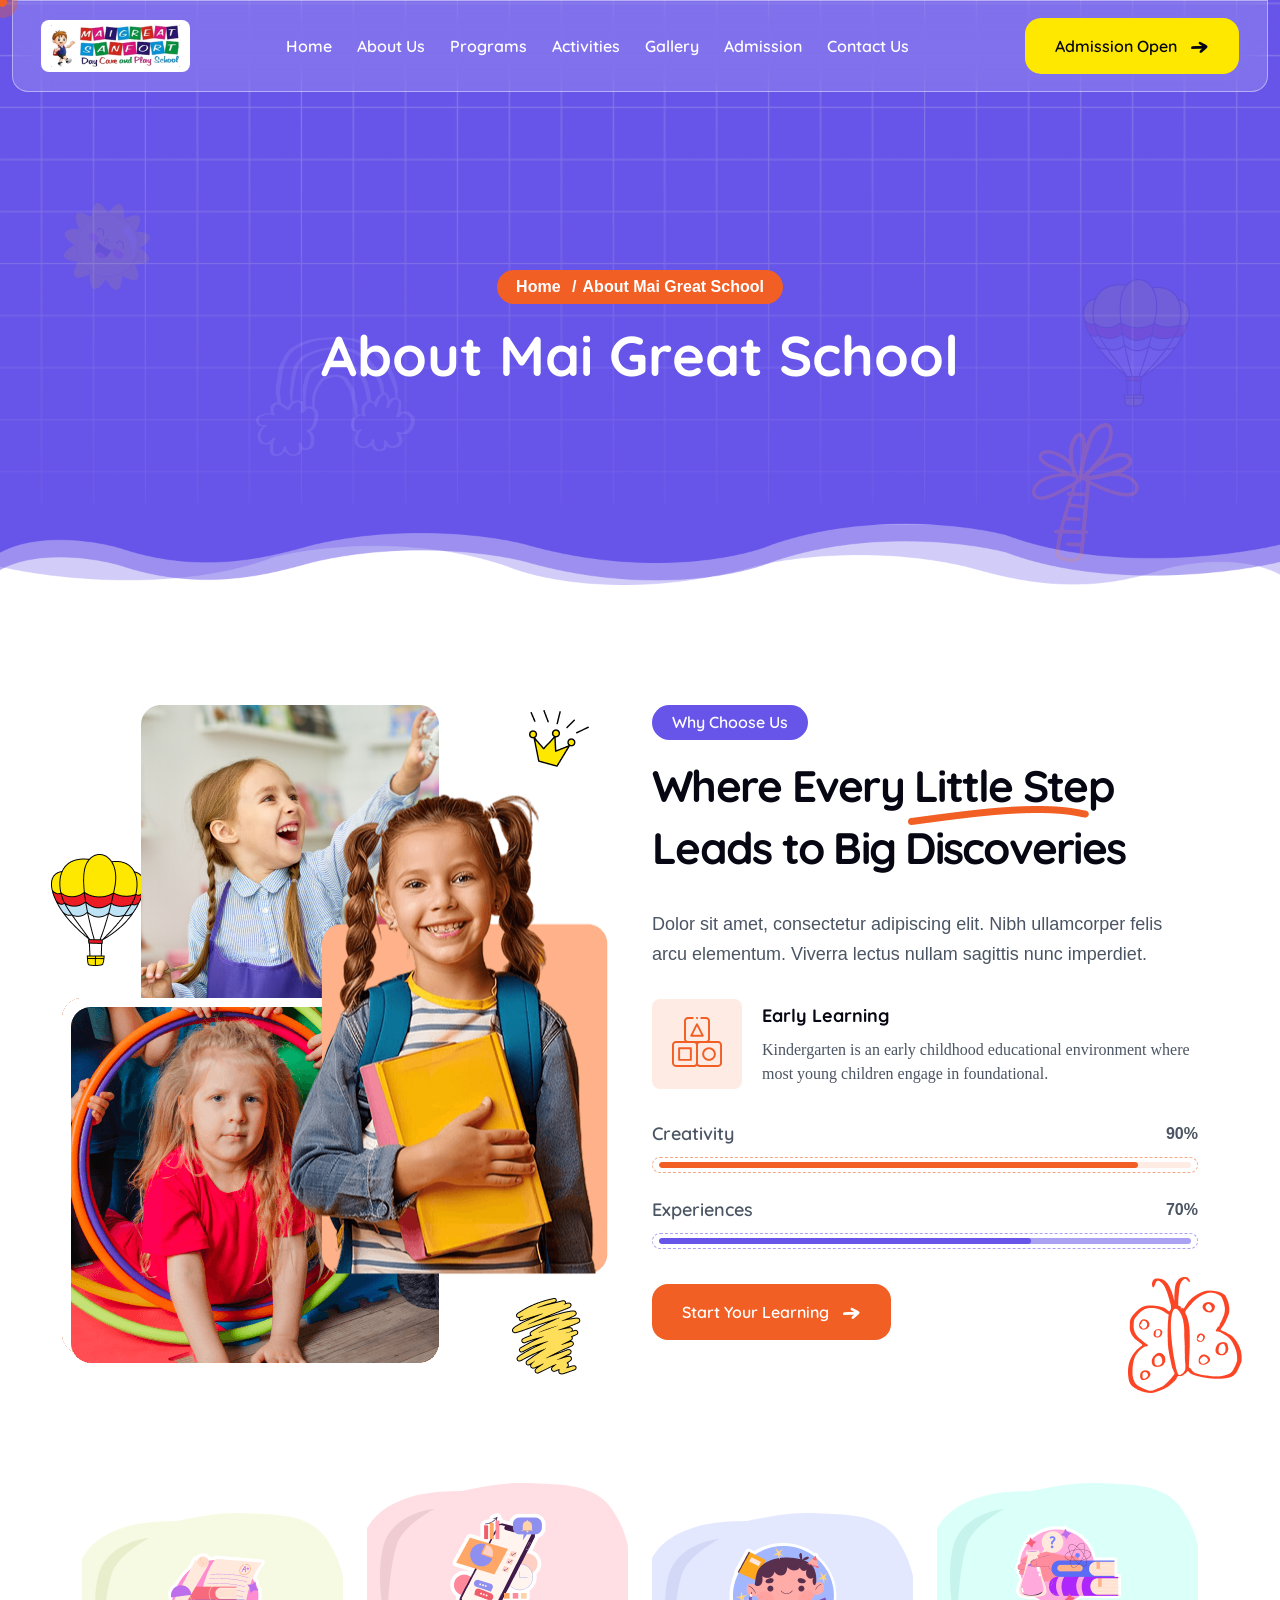
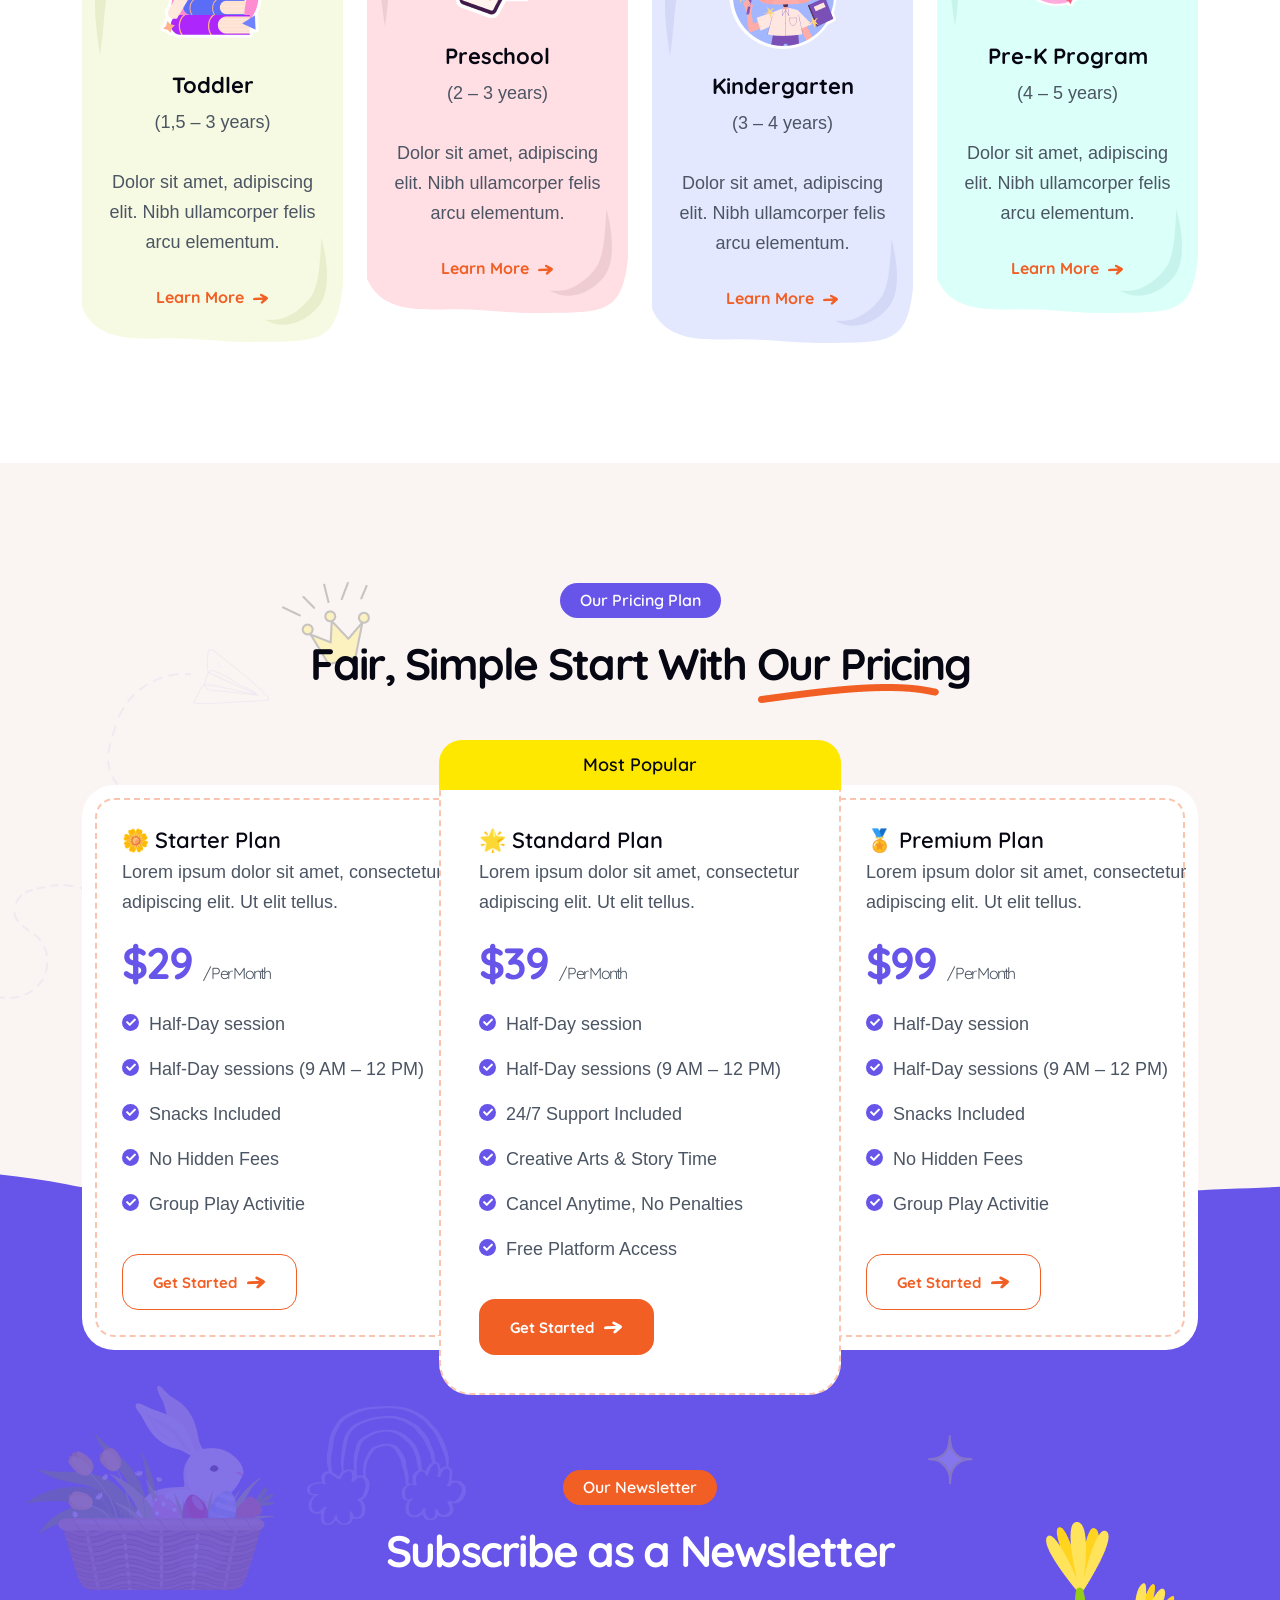
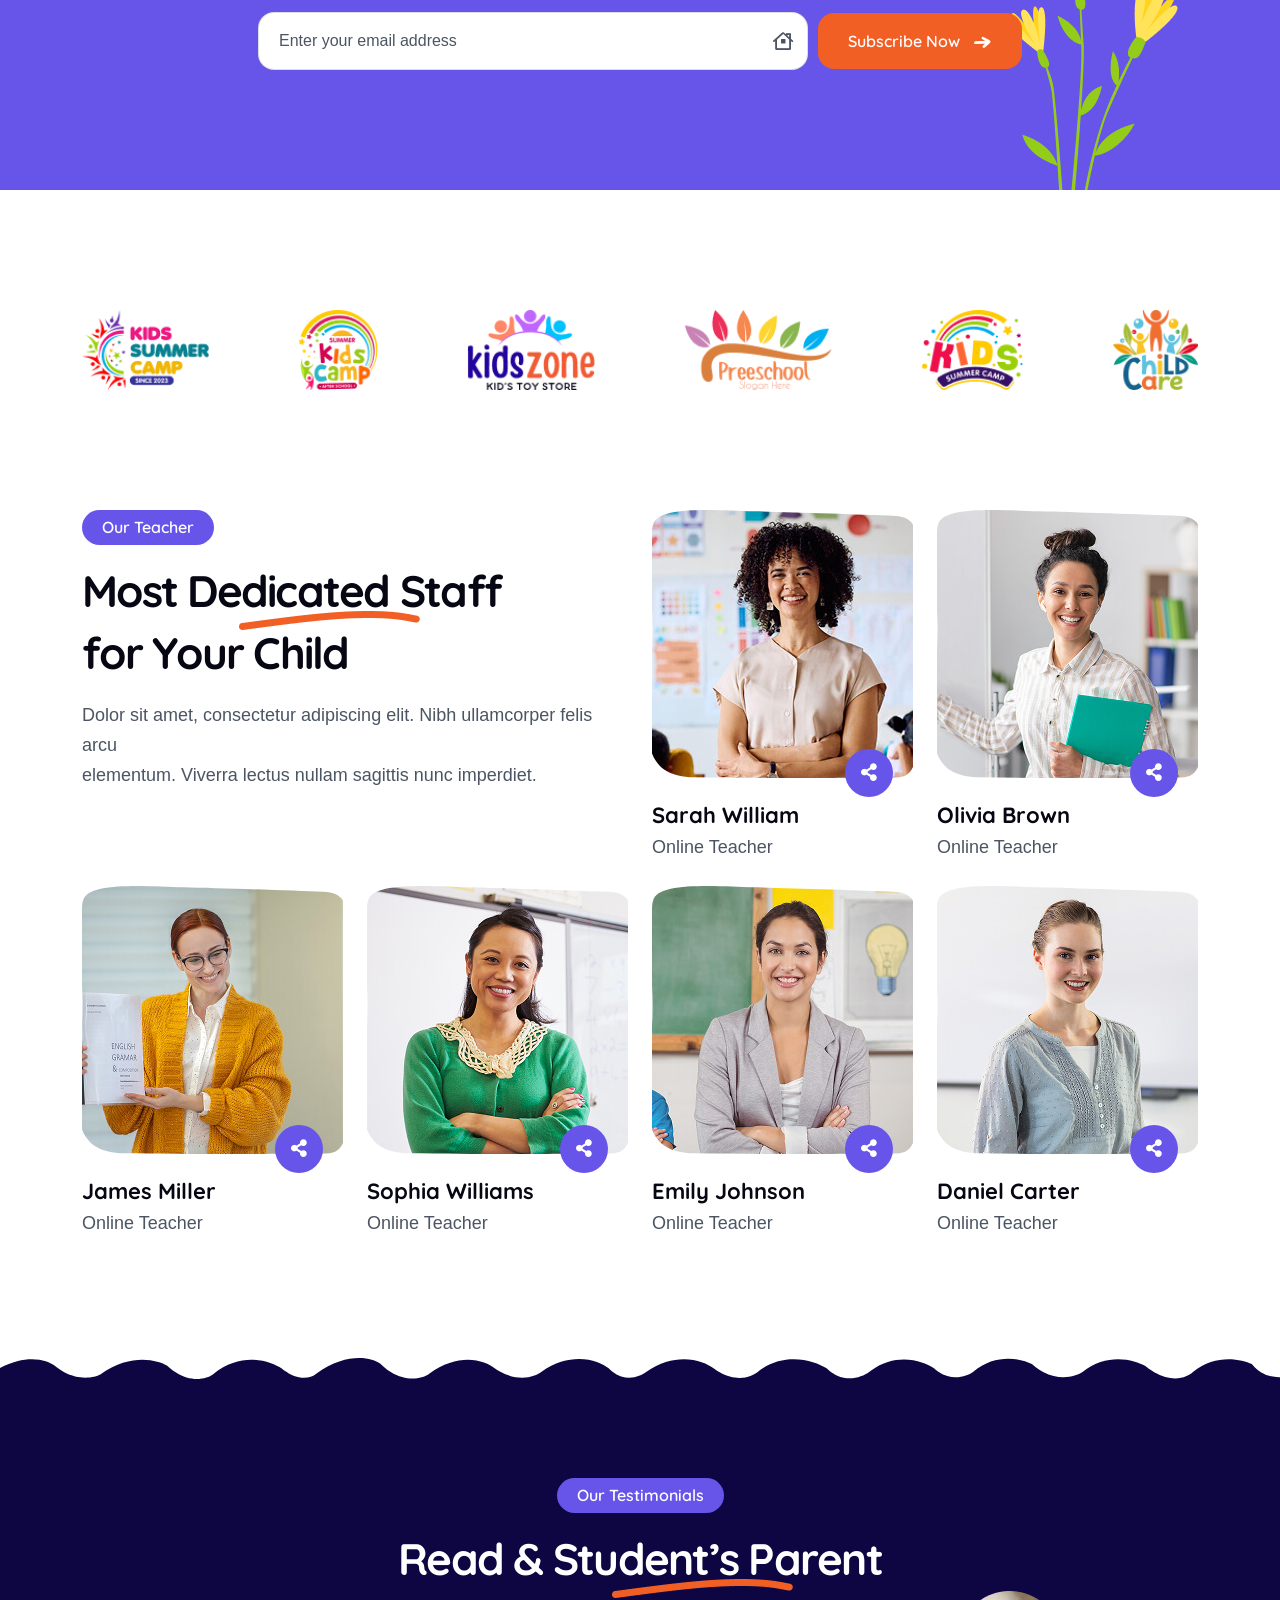
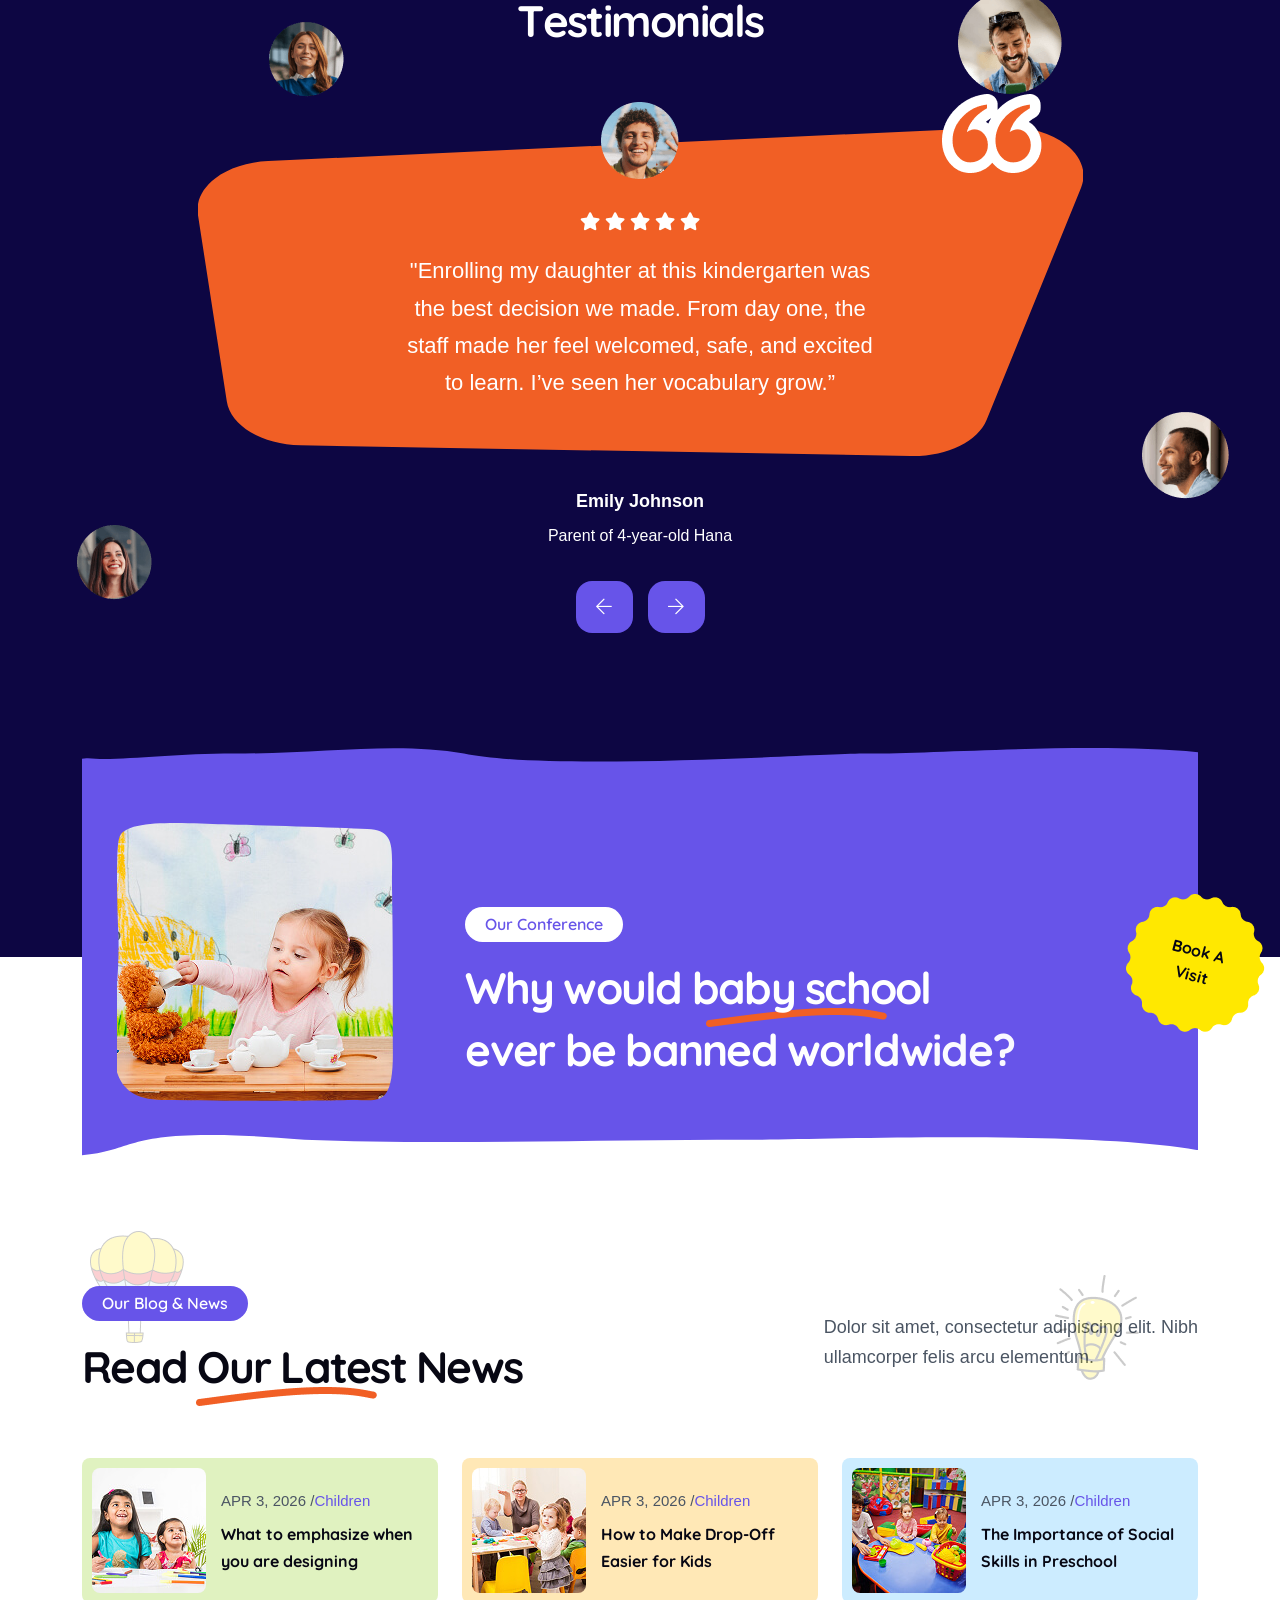
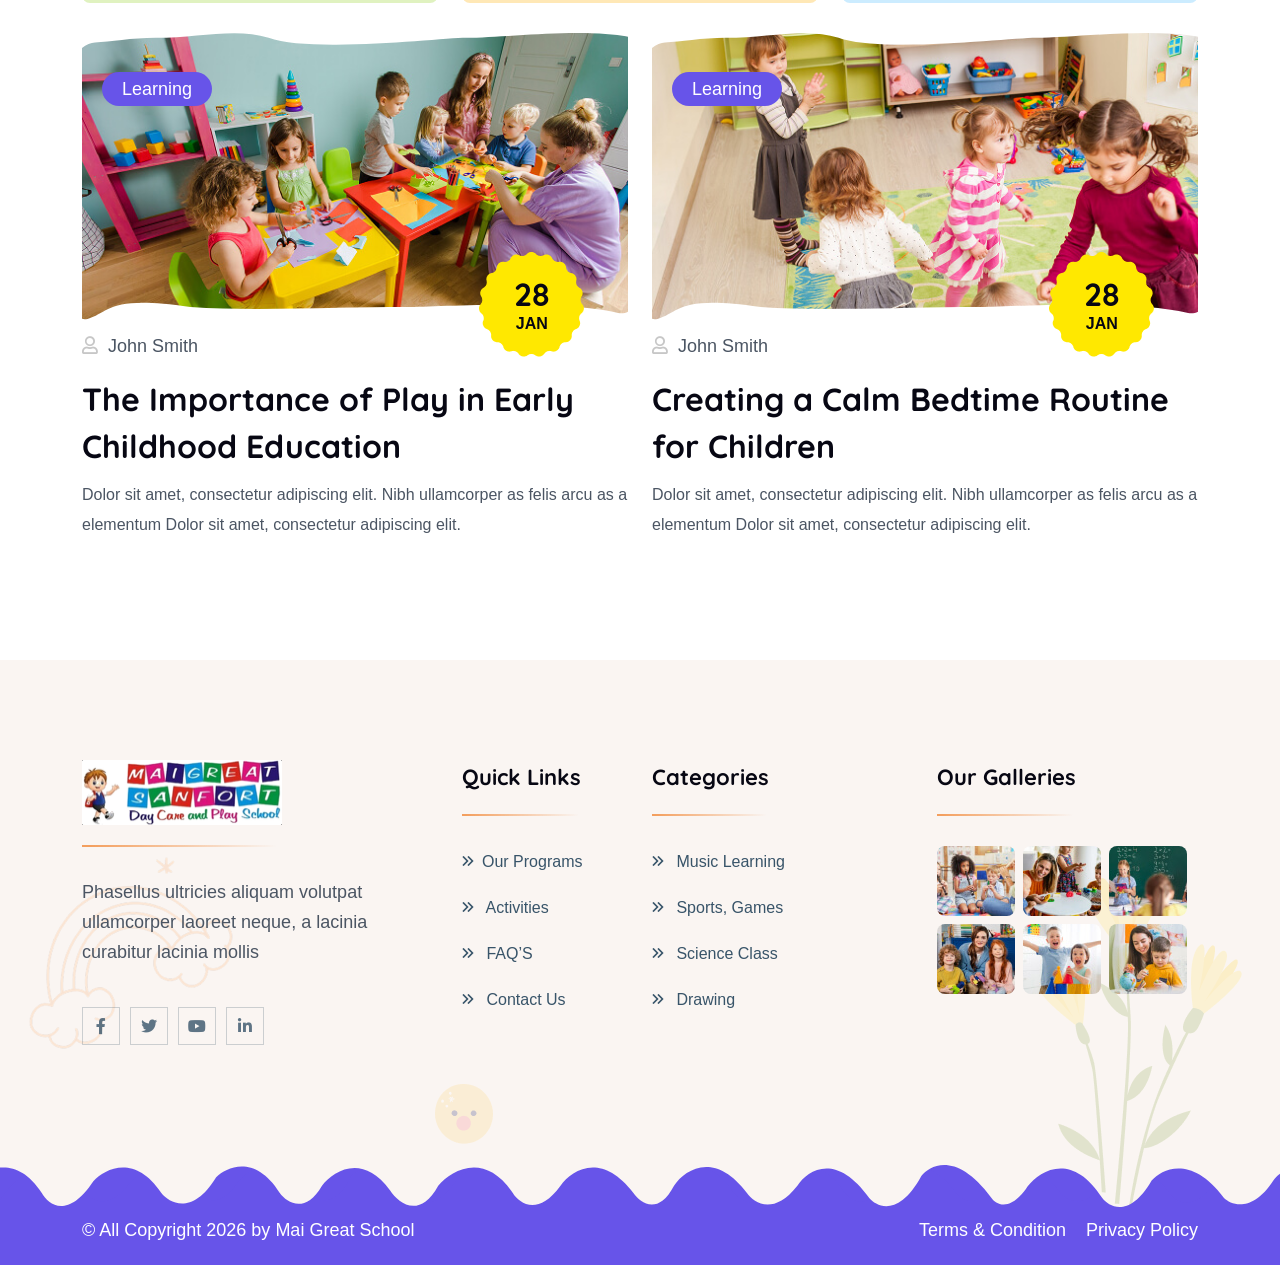
<file: about.html>
<!DOCTYPE html>
<html lang="en">
<head>
        <!-- ========== Meta Tags ========== -->
        <meta charset="UTF-8">
        <meta http-equiv="X-UA-Compatible" content="IE=edge">
        <meta name="viewport" content="width=device-width, initial-scale=1">
        <meta name="author" content="modinatheme">
        <meta name="description" content="Mai Great School">
        <!-- ======== Page title ============ -->
        <title>Mai Great School</title>
        <!--<< Favicon >>-->
        <link rel="shortcut icon" href="assets/img/favicon.svg">
        <!--<< Bootstrap min.css >>-->
        <link rel="stylesheet" href="assets/css/bootstrap.min.css">
        <!--<< Font Awesome.css >>-->
        <link rel="stylesheet" href="assets/css/font-awesome.css">
        <!--<< Animate.css >>-->
        <link rel="stylesheet" href="assets/css/animate.css">
        <!--<< Magnific Popup.css >>-->
        <link rel="stylesheet" href="assets/css/magnific-popup.css">
        <!--<< MeanMenu.css >>-->
        <link rel="stylesheet" href="assets/css/meanmenu.css">
        <!--<< Odometer.css >>-->
        <link rel="stylesheet" href="assets/css/odometer.css">
        <!--<< Swiper Bundle.css >>-->
        <link rel="stylesheet" href="assets/css/swiper-bundle.min.css">
        <!--<< Nice Select.css >>-->
        <link rel="stylesheet" href="assets/css/nice-select.css">
        <!--<< Icomon.css >>-->
        <link rel="stylesheet" href="assets/css/icomon.css">
        <!--<< Main.css >>-->
        <link rel="stylesheet" href="assets/css/main.css">
    </head>
    <body>

       <!-- Preloader Start -->
<div id="preloader" class="preloader">
            <div class="animation-preloader">
                <div class="spinner">                
                </div>
                <div class="txt-loading">
                    <span data-text-preloader="M" class="letters-loading">
                       M
                    </span>
                    <span data-text-preloader="A" class="letters-loading">
                        A
                    </span>
                    <span data-text-preloader="I" class="letters-loading">
                        I
                    </span>
                    <span data-text-preloader="G" class="letters-loading">
                        G
                    </span>
                    <span data-text-preloader="R" class="letters-loading">
                       R
                    </span>
					<span data-text-preloader="E" class="letters-loading">
                        E
                    </span>
					<span data-text-preloader="A" class="letters-loading">
                       A
                    </span>
					<span data-text-preloader="T" class="letters-loading">
                        T
                    </span>
				
                </div>
                <p class="text-center">Loading</p>
            </div>
            <div class="loader">
                <div class="row">
                    <div class="col-3 loader-section section-left">
                        <div class="bg"></div>
                    </div>
                    <div class="col-3 loader-section section-left">
                        <div class="bg"></div>
                    </div>
                    <div class="col-3 loader-section section-right">
                        <div class="bg"></div>
                    </div>
                    <div class="col-3 loader-section section-right">
                        <div class="bg"></div>
                    </div>
                </div>
            </div>
        </div>

        <!-- Back To Top Start -->
        <button id="back-top" class="back-to-top">
             <i class="far fa-arrow-up"></i>
        </button>

        <!-- MouseCursor Start -->
        <div class="mouseCursor cursor-outer"></div>
        <div class="mouseCursor cursor-inner"></div>
 <!-- Offcanvas Area Start -->
        <div class="fix-area">
            <div class="offcanvas__info">
                <div class="offcanvas__wrapper">
                    <div class="offcanvas__content">
                        <div class="offcanvas__top mb-5 d-flex justify-content-between align-items-center">
                            <div class="offcanvas__logo">
                               <a href="index.html" class="header-logo">
                               <img src="assets/img/logo/logo.jpeg" alt="Mai Great Sanfort" style="height: 52px; width: auto; max-width: 220px; background: white; padding: 5px 10px; border-radius: 8px; object-fit: contain;">
                                 </a>
                            </div>
                            <div class="offcanvas__close">
                                <button>
                                    <i class="fas fa-times"></i>
                                </button>
                            </div>
                        </div>
                        <h3 class="offcanvas-title">Hello There!</h3>
                        <p>Lorem ipsum dolor sit amet consectetur adipisicing elit. Animi natus quasi sunt eum ducimus. </p>
                        <div class="mobile-menu fix mt-3"></div>
                        <div class="social-icon d-flex align-items-center">
                            <a href="javascript:void(0)"><i class="fab fa-facebook-f"></i></a>
                            <a href="javascript:void(0)"><i class="fab fa-twitter"></i></a>
                            <a href="javascript:void(0)"><i class="fab fa-youtube"></i></a>
                            <a href="javascript:void(0)"><i class="fab fa-linkedin-in"></i></a>
                        </div>

                        <div class="offcanvas__contact">
                            <h3>Contact Us</h3>
                            <ul class="contact-list">
                                <li>
                                    <div class="icon">
                                       <i class="far fa-phone-alt"></i>
                                    </div>
                                    <div class="content">
                                        <p>Call Us</p>
                                        <h4><a href="tel:+4903983493999">+91- 9999999999</a></h4>
                                    </div>
                                </li>
                                <li>
                                    <div class="icon">
                                       <i class="fal fa-envelope"></i>
                                    </div>
                                    <div class="content">
                                        <p>Send Email</p>
                                        <h4><a href="mailto:yordomain@gmial.com">nixinfosoft@gmial.com</a></h4>
                                    </div>
                                </li>
                                <li>
                                    <div class="icon">
                                       <i class="fal fa-map-marker-alt"></i>
                                    </div>
                                    <div class="content">
                                        <p>Location</p>
                                        <h4>
                                            Plot No.117 Sector-44, Gurgaon, Haryana 122003
                                        </h4>
                                    </div>
                                </li>
                            </ul>
                        </div>
                       <a href="contact.html" class="theme-btn">Start Learning <i class="icon-arrow-icon"></i></a>
                    </div>
                </div>
            </div>
        </div>
        <div class="offcanvas__overlay"></div>

        <!-- Header Section Start -->
        <header id="header-sticky" class="header-1 header-2">
            <div class="container">
                <div class="mega-menu-wrapper">
                    <div class="header-main">
                        <div class="header-left">
                            <a href="index.html" class="header-logo">
    <img src="assets/img/logo/logo.jpeg" alt="Mai Great Sanfort" style="height: 52px; width: auto; max-width: 220px; background: white; padding: 5px 10px; border-radius: 8px; object-fit: contain;">
</a>
                        </div>
                        <div class="mean__menu-wrapper">
                            <div class="main-menu">
                                <nav id="mobile-menu">
                                    <ul>
                                        <li >
                                            <a href="index.html">
                                                Home
                                            </a>
                                        </li>
                                        <li >
                                            <a href="about.html">
                                                About Us
                                            </a>
                                        </li>
                                            <li>
                                            <a href="program.html">
                                                Programs
                                            </a>
                                        </li>
                                        <li>
                                            <a href="activities.html">
                                                Activities
                                            </a>
                                         
                                        </li>
                                        <li>
                                            <a href="gallery.html">
                                                Gallery
                                            </a>
                                        </li>
                                         <li>
                                            <a href="admissions.html">
                                                Admission
                                            </a>
                                        </li>
										  <li>
                                            <a href="contact.html">
                                                Contact Us
                                            </a>
                                        </li>
                                    </ul>
                                </nav>
                            </div>
                        </div>
                        <div class="header-right d-flex justify-content-end align-items-center">
                            <div class="header-right-icon">
                           
                            
                            </div>

                            <a href="admissionform.html" class="theme-btn">Admission Open <i class="icon-arrow-icon"></i></a>
                            <div class="header__hamburger my-auto d-xl-none">
                                <div class="sidebar__toggle">
                                    <i class="fal fa-bars"></i>
                                </div>
                            </div>
                        </div>
                    </div>
                </div>
            </div>
        </header>
        
        
       

      
        <!-- Breadcrumb Section start --> 
        <div class="breadcrumb-wrapper bg-cover" style="background-image: url('assets/img/breadcrumb-bg.png');"> 
            <div class="sun-shape">
                <img src="assets/img/sun.png" alt="shape-image">
            </div>
            <div class="cloud-shape float-bob-x">
                <img src="assets/img/cloud.png" alt="shape-image">
            </div>
            <div class="perashute-shape float-bob-y">
                <img src="assets/img/perasute.png" alt="shape-image">
            </div>
            <div class="tree-shape">
                <img src="assets/img/tree.png" alt="shape-image">
            </div>
            <div class="bottom-shape">
                <img src="assets/img/breadcrumb-shape.png" alt="img">
            </div>
            <div class="container">
                <div class="page-heading">
                    <ul class="breadcrumb-items wow fadeInUp" data-wow-delay=".3s">
                        <li>
                            <a href="index-2.html">Home</a>
                        </li>
                        <li> About Mai Great School</li>
                    </ul>
                    <h1 class="char-animation">About Mai Great School</h1>
                </div>
            </div>
        </div>

         <!-- Choose Section Start -->
        <section class="choose-us-section section-padding fix">
            <div class="perasute-shape float-bob-y">
                <img src="assets/img/choose/perasute.png" alt="shape-img">
            </div>
            <div class="butterfly-shape float-bob-y">
                <img src="assets/img/choose/butarfly.png" alt="shape-img">
            </div>
            <div class="zikzak-shape float-bob-x">
                <img src="assets/img/choose/zikzak.png" alt="shape-img">
            </div>
            <div class="coun-shape float-bob-y">
                <img src="assets/img/choose/coun-shape.png" alt="shape-img">
            </div>
            <div class="container">
                <div class="choose-us-wrapper">
                    <div class="row g-4">
                        <div class="col-lg-6">
                            <div class="choose-img-box">
                                <img class="style-2 img-custom-anim-left" src="assets/img/choose/choose2.jpg" alt="choose-image">
                                <img class="img-custom-anim-bottom" src="assets/img/choose/choose1.png" alt="choose-image"> 
                                <div class="img-3">
                                    <img class="img-custom-anim-right" src="assets/img/choose/choose3.png" alt="choose-image">
                                </div>
                            </div> 
                        </div>
                        <div class="col-lg-6">
                            <div class="choose-us-content">
                                <div class="section-title text-left">
                                    <span class="sub-title wow fadeInUp" data-wow-delay=".3s">Why Choose Us</span>
                                    <h2 class="char-animation">
                                        Where Every <span>Little Step </span> <br> Leads to Big Discoveries
                                    </h2>
                                </div>
                                <p class="mt-3 mt-md-0 fadeInUp" data-wow-delay=".5s">Dolor sit amet, consectetur adipiscing elit. Nibh ullamcorper felis arcu elementum. Viverra lectus nullam sagittis nunc imperdiet.</p>
                                <div class="icon-items wow fadeInUp" data-wow-delay=".6s">
                                    <div class="icon">
                                        <img src="assets/img/choose/bricks-1.svg" alt="svg-image">
                                    </div>
                                    <div class="content">
                                        <h3 class="mb-2">Early Learning</h3>
                                        <p>Kindergarten is an early childhood educational environment where most young children engage in foundational.</p>
                                    </div>
                                </div>
                                <div class="progress-wrap wow fadeInUp" data-wow-delay=".7s">
                                    <div class="pro-items">
                                        <div class="pro-head">
                                            <h4 class="title">Creativity</h4>
                                            <span class="point">90%</span>
                                        </div>
                                        <div class="ber-box">
                                            <div class="progress">
                                                <div class="progress-value"></div>
                                            </div>
                                        </div>
                                    </div>
                                    <div class="pro-items">
                                        <div class="pro-head">
                                            <h4 class="title">Experiences</h4>
                                            <span class="point">70%</span>
                                        </div>
                                        <div class="ber-box style-2">
                                            <div class="progress progress-2">
                                                <div class="progress-value style-two"></div>
                                            </div>
                                        </div>
                                    </div>
                                </div>
                                <div class="choose-button wow fadeInUp" data-wow-delay=".9s">
                                    <a href="contact.html" class="theme-btn">Start Your Learning <i class="icon-arrow-icon"></i></a>
                                </div>
                            </div>
                        </div>
                    </div>
                </div>
            </div>
        </section>

         <!-- Program Section Start -->
        <section class="program-section section-padding pt-0 fix">
            <div class="container">
                <div class="row g-4">
                    <div class="col-xl-3 col-lg-4 col-md-6 col-sm-6 wow fadeInUp" data-wow-delay=".2s">
                        <div class="program-box-item style-2">
                            <div class="top-bar">
                                <img src="assets/img/program/top-1.png" alt="icon-image">
                            </div>
                            <div class="bottom-bar">
                                <img src="assets/img/program/bottom-1.png" alt="icon-image">
                            </div>
                            <div class="program-bg"></div>
                            <div class="program-icon">
                                <img src="assets/img/program/book.png" alt="icon-image">
                            </div>
                            <div class="program-content">
                                <h3>Toddler</h3>
                                <span>(1,5 – 3 years)</span>
                                <p>Dolor sit amet, adipiscing elit. Nibh ullamcorper felis arcu elementum.</p>
                                <a href="program-details.html" class="link-btn">Learn More <i class="icon-arrow-icon"></i></a>
                            </div>
                        </div>
                    </div>
                    <div class="col-xl-3 col-lg-4 col-md-6 col-sm-6 wow fadeInUp" data-wow-delay=".4s">
                        <div class="program-box-item">
                            <div class="top-bar">
                                <img src="assets/img/program/top-2.png" alt="icon-image">
                            </div>
                            <div class="bottom-bar">
                                <img src="assets/img/program/bottom-2.png" alt="icon-image">
                            </div>
                            <div class="program-bg bg-2"></div>
                            <div class="program-icon">
                                <img src="assets/img/program/phone.png" alt="icon-image">
                            </div>
                            <div class="program-content">
                                <h3>Preschool</h3>
                                <span>(2 – 3 years)</span>
                                <p>Dolor sit amet, adipiscing elit. Nibh ullamcorper felis arcu elementum.</p>
                                <a href="program-details.html" class="link-btn">Learn More <i class="icon-arrow-icon"></i></a>
                            </div>
                        </div>
                    </div>
                    <div class="col-xl-3 col-lg-4 col-md-6 col-sm-6 wow fadeInUp" data-wow-delay=".6s">
                        <div class="program-box-item style-2">
                            <div class="top-bar">
                                <img src="assets/img/program/top-3.png" alt="icon-image">
                            </div>
                            <div class="bottom-bar">
                                <img src="assets/img/program/bottom-3.png" alt="icon-image">
                            </div>
                            <div class="program-bg bg-3"></div>
                            <div class="program-icon">
                                <img src="assets/img/program/boy.png" alt="icon-image">
                            </div>
                            <div class="program-content">
                                <h3>Kindergarten</h3>
                                <span>(3 – 4 years)</span>
                                <p>Dolor sit amet, adipiscing elit. Nibh ullamcorper felis arcu elementum.</p>
                                <a href="program-details.html" class="link-btn">Learn More <i class="icon-arrow-icon"></i></a>
                            </div>
                        </div>
                    </div>
                    <div class="col-xl-3 col-lg-4 col-md-6 col-sm-6 wow fadeInUp" data-wow-delay=".8s">
                        <div class="program-box-item">
                            <div class="top-bar">
                                <img src="assets/img/program/top-4.png" alt="icon-image">
                            </div>
                            <div class="bottom-bar">
                                <img src="assets/img/program/bottom-4.png" alt="icon-image">
                            </div>
                            <div class="program-bg bg-4"></div>
                            <div class="program-icon">
                                <img src="assets/img/program/camical-book.png" alt="icon-image">
                            </div>
                            <div class="program-content">
                                <h3>Pre-K Program</h3>
                                <span>(4 – 5 years)</span>
                                <p>Dolor sit amet, adipiscing elit. Nibh ullamcorper felis arcu elementum.</p>
                                <a href="program-details.html" class="link-btn">Learn More <i class="icon-arrow-icon"></i></a>
                            </div>
                        </div>
                    </div>
                </div>
            </div>
        </section>

        <!-- Pricing Section Start -->
        <section class="pricing-section section-padding fix">
            <div class="snake-shape">
                <img src="assets/img/pricing/snake.png" alt="shape-image">
            </div>
            <div class="crown-shape">
                <img src="assets/img/pricing/crown.png" alt="shape-image">
            </div>
            <div class="tubelight-shape">
                <img src="assets/img/pricing/tubelight.png" alt="shape-image">
            </div>
            <div class="busket-shape float-bob-x">
                <img src="assets/img/newsletter/busket.png" alt="shape-image">
            </div>
            <div class="sky-shape">
                <img src="assets/img/newsletter/sky.png" alt="shape-image">
            </div>
            <div class="star-shape">
                <img src="assets/img/newsletter/star.png" alt="shape-image">
            </div>
            <div class="flower-shape">
                <img src="assets/img/newsletter/flower.png" alt="shape-image">
            </div>
            <div class="container">
                <div class="section-title text-center">
                    <span class="sub-title">Our Pricing Plan</span>
                    <h2 class="char-animation">
                         Fair, Simple Start With <span>Our Pricing</span>
                    </h2>
                </div>
                <div class="pricing-wrapper">
                    <div class="pricing-items wow fadeInRight" data-wow-delay=".5s">
                        <div class="pricing-content">
                            <div class="pricing-header">
                                <span>🌼 Starter Plan</span>
                                <p> Lorem ipsum dolor sit amet, consectetur adipiscing elit. Ut elit tellus. </p>
                            </div>
                            <div class="pricing-rate">
                                <h2>$29 <span>/ Per Month</span></h2>
                            </div>
                            <ul class="pricing-list">
                                <li><i class="fas fa-check"></i> Half-Day session</li>
                                <li><i class="fas fa-check"></i> Half-Day sessions (9 AM – 12 PM)</li>
                                <li><i class="fas fa-check"></i> Snacks Included</li>
                                <li><i class="fas fa-check"></i> No Hidden Fees</li>
                                <li><i class="fas fa-check"></i> Group Play Activitie</li>
                            </ul>
                            <div class="pricing-button">
                                <a href="pricing.html" class="border-btn">Get Started<i class="icon-arrow-icon"></i></a>
                            </div>
                        </div>
                    </div>
                    <div class="pricing-items items-two wow fadeInUp" data-wow-delay=".2s">
                        <span class="top-text">Most Popular</span>
                        <div class="pricing-content">
                            <div class="pricing-header">
                                <span>🌟 Standard Plan</span>
                                <p> Lorem ipsum dolor sit amet, consectetur adipiscing elit. Ut elit tellus.</p>
                            </div>
                            <div class="pricing-rate">
                                <h2>$39 <span>/ Per Month</span></h2>
                            </div>
                            <ul class="pricing-list">
                                <li><i class="fas fa-check"></i> Half-Day session</li>
                                <li><i class="fas fa-check"></i> Half-Day sessions (9 AM – 12 PM)</li>
                                <li><i class="fas fa-check"></i> 24/7 Support Included</li>
                                <li><i class="fas fa-check"></i> Creative Arts & Story Time</li>
                                <li><i class="fas fa-check"></i> Cancel Anytime, No Penalties</li>
                                <li><i class="fas fa-check"></i> Free Platform Access</li>
                            </ul>
                            <div class="pricing-button">
                                <a href="pricing.html" class="border-btn style-2 active">Get Started<i class="icon-arrow-icon"></i></a>
                            </div>
                        </div>
                    </div>
                    <div class="pricing-items items-three wow fadeInLeft" data-wow-delay=".5s">
                        <div class="pricing-content">
                            <div class="pricing-header">
                                <span>🏅 Premium Plan</span>
                                <p> Lorem ipsum dolor sit amet, consectetur adipiscing elit. Ut elit tellus.</p>
                            </div>
                            <div class="pricing-rate">
                                <h2>$99 <span>/ Per Month</span></h2>
                            </div>
                            <ul class="pricing-list">
                                <li><i class="fas fa-check"></i> Half-Day session</li>
                                <li><i class="fas fa-check"></i> Half-Day sessions (9 AM – 12 PM)</li>
                                <li><i class="fas fa-check"></i> Snacks Included</li>
                                <li><i class="fas fa-check"></i> No Hidden Fees</li>
                                <li><i class="fas fa-check"></i> Group Play Activitie</li>
                            </ul>
                            <div class="pricing-button">
                                <a href="pricing.html" class="border-btn">Get Started<i class="icon-arrow-icon"></i></a>
                            </div>
                        </div>
                    </div>
                </div>
                <div class="newsletter-section newsletter-two section-padding pb-0 fix">
                    <div class="container">
                        <div class="section-title text-center">
                            <span class="sub-title tittle-bg wow fadeInUp" data-wow-delay=".3s">Our Newsletter</span>
                            <h2 class="char-animation text-white">
                                Subscribe as a Newsletter
                            </h2>
                        </div>
                        <div class="signUp-box mt-3 mt-md-0">
                            <form id="signupForm">
                                <div class="input-wrapper input-style wow fadeInLeft" data-wow-delay=".4s">
                                    <input type="email" id="emailInput" placeholder="Enter your email address" required>
                                    <i class="far fa-house house-icon"></i>
                                </div>
                                <button type="submit" class="theme-btn wow fadeInRight" data-wow-delay=".4s">Subscribe Now <i class="icon-arrow-icon"></i></button>
                            </form>
                        </div>
                    </div>
                </div>
            </div>
        </section>

        <!-- Brand Section Start -->
        <div class="brand-section section-padding fix">
            <div class="container">
                <div class="swiper brand-slider">
                    <div class="swiper-wrapper"> 
                        <div class="swiper-slide">
                            <div class="brand-image image-2">
                                <img src="assets/img/brand/brand-01.png" alt="img">				
                            </div>
                        </div>
                        <div class="swiper-slide">
                            <div class="brand-image image-2">
                                <img src="assets/img/brand/brand-02.png" alt="img">				
                            </div>
                        </div>
                        <div class="swiper-slide">
                            <div class="brand-image image-2">
                                <img src="assets/img/brand/brand-03.png" alt="img">				
                            </div>
                        </div>
                        <div class="swiper-slide">
                            <div class="brand-image image-2">
                                <img src="assets/img/brand/brand-04.png" alt="img">				
                            </div>
                        </div>
                        <div class="swiper-slide">
                            <div class="brand-image image-2">
                                <img src="assets/img/brand/brand-05.png" alt="img">				
                            </div>
                        </div>
                        <div class="swiper-slide">
                            <div class="brand-image image-2">
                                <img src="assets/img/brand/brand-06.png" alt="img">				
                            </div>
                        </div>
                    </div>
                </div> 
            </div>                 
        </div>

       <!-- Team Section Start -->
        <div class="team-section-two section-padding pt-0 fix">
            <div class="container">
                <div class="row g-4">
                    <div class="col-xl-6">
                        <div class="section-title">
                            <span class="sub-title wow fadeInUp">Our Teacher</span>
                            <h2 class="char-animation">
                                Most  <span>Dedicated Staff</span> <br> for Your Child
                            </h2>
                            <p class="mt-3 wow fadeInUp" data-wow-delay=".3s">Dolor sit amet, consectetur adipiscing elit. Nibh ullamcorper felis arcu <br> elementum. Viverra lectus nullam sagittis nunc imperdiet.</p>
                        </div>
                    </div>
                    <div class="col-xl-3 col-lg-4 col-md-6 wow fadeInUp" data-wow-delay=".2s">
                        <div class="team-box">
                            <div class="team-image">
                                <img src="assets/img/team/team4.jpg" alt="team-image">
                            </div>
                            <div class="social-profile">
                                <ul class="social-icon">
                                    <li><a href="#"><i class="fab fa-facebook-f"></i></a></li>
                                    <li><a href="#"><i class="fab fa-instagram"></i></a></li>
                                    <li><a href="#"><i class="fab fa-linkedin-in"></i></a></li>
                                    <li><a href="#"><i class="fab fa-twitter"></i></a></li>
                                </ul>
                                <a href="#" class="share-btn"><i class="fas fa-share-alt"></i></a>
                            </div>
                            <div class="team-content">
                                <h3> 
                                    <a href="team-details.html">Sarah William</a>
                                </h3>
                                <p>Online Teacher</p>
                            </div>
                        </div>
                    </div>
                    <div class="col-xl-3 col-lg-4 col-md-6 wow fadeInUp" data-wow-delay=".4s">
                        <div class="team-box">
                            <div class="team-image">
                                <img src="assets/img/team/team5.jpg" alt="team-image">
                            </div>
                            <div class="social-profile">
                                <ul class="social-icon">
                                    <li><a href="#"><i class="fab fa-facebook-f"></i></a></li>
                                    <li><a href="#"><i class="fab fa-instagram"></i></a></li>
                                    <li><a href="#"><i class="fab fa-linkedin-in"></i></a></li>
                                    <li><a href="#"><i class="fab fa-twitter"></i></a></li>
                                </ul>
                                <a href="#" class="share-btn"><i class="fas fa-share-alt"></i></a>
                            </div>
                            <div class="team-content">
                                <h3> 
                                    <a href="team-details.html">Olivia Brown</a>
                                </h3>
                                <p>Online Teacher</p>
                            </div>
                        </div>
                    </div>
                    <div class="col-xl-3 col-lg-4 col-md-6 wow fadeInUp" data-wow-delay=".2s">
                        <div class="team-box">
                            <div class="team-image">
                                <img src="assets/img/team/team6.jpg" alt="team-image">
                            </div>
                            <div class="social-profile">
                                <ul class="social-icon">
                                    <li><a href="#"><i class="fab fa-facebook-f"></i></a></li>
                                    <li><a href="#"><i class="fab fa-instagram"></i></a></li>
                                    <li><a href="#"><i class="fab fa-linkedin-in"></i></a></li>
                                    <li><a href="#"><i class="fab fa-twitter"></i></a></li>
                                </ul>
                                <a href="#" class="share-btn"><i class="fas fa-share-alt"></i></a>
                            </div>
                            <div class="team-content">
                                <h3> 
                                    <a href="team-details.html">James Miller</a>
                                </h3>
                                <p>Online Teacher</p>
                            </div>
                        </div>
                    </div>
                    <div class="col-xl-3 col-lg-4 col-md-6 wow fadeInUp" data-wow-delay=".4s">
                        <div class="team-box">
                            <div class="team-image">
                                <img src="assets/img/team/team7.jpg" alt="team-image">
                            </div>
                            <div class="social-profile">
                                <ul class="social-icon">
                                    <li><a href="#"><i class="fab fa-facebook-f"></i></a></li>
                                    <li><a href="#"><i class="fab fa-instagram"></i></a></li>
                                    <li><a href="#"><i class="fab fa-linkedin-in"></i></a></li>
                                    <li><a href="#"><i class="fab fa-twitter"></i></a></li>
                                </ul>
                                <a href="#" class="share-btn"><i class="fas fa-share-alt"></i></a>
                            </div>
                            <div class="team-content">
                                <h3> 
                                    <a href="team-details.html">Sophia Williams</a>
                                </h3>
                                <p>Online Teacher</p>
                            </div>
                        </div>
                    </div>
                    <div class="col-xl-3 col-lg-4 col-md-6 wow fadeInUp" data-wow-delay=".6s">
                        <div class="team-box">
                            <div class="team-image">
                                <img src="assets/img/team/team8.jpg" alt="team-image">
                            </div>
                            <div class="social-profile">
                                <ul class="social-icon">
                                    <li><a href="#"><i class="fab fa-facebook-f"></i></a></li>
                                    <li><a href="#"><i class="fab fa-instagram"></i></a></li>
                                    <li><a href="#"><i class="fab fa-linkedin-in"></i></a></li>
                                    <li><a href="#"><i class="fab fa-twitter"></i></a></li>
                                </ul>
                                <a href="#" class="share-btn"><i class="fas fa-share-alt"></i></a>
                            </div>
                            <div class="team-content">
                                <h3> 
                                    <a href="team-details.html">Emily Johnson</a>
                                </h3>
                                <p>Online Teacher</p>
                            </div>
                        </div>
                    </div>
                    <div class="col-xl-3 col-lg-4 col-md-6 wow fadeInUp" data-wow-delay=".8s">
                        <div class="team-box">
                            <div class="team-image">
                                <img src="assets/img/team/team9.jpg" alt="team-image">
                            </div>
                            <div class="social-profile">
                                <ul class="social-icon">
                                    <li><a href="#"><i class="fab fa-facebook-f"></i></a></li>
                                    <li><a href="#"><i class="fab fa-instagram"></i></a></li>
                                    <li><a href="#"><i class="fab fa-linkedin-in"></i></a></li>
                                    <li><a href="#"><i class="fab fa-twitter"></i></a></li>
                                </ul>
                                <a href="#" class="share-btn"><i class="fas fa-share-alt"></i></a>
                            </div>
                            <div class="team-content">
                                <h3> 
                                    <a href="team-details.html">Daniel Carter</a>
                                </h3>
                                <p>Online Teacher</p>
                            </div>
                        </div>
                    </div>
                </div>
            </div>
        </div>

        <!-- Testimonial Section Start -->
        <section class="testimonial-section-three section-padding fix">
            <div class="client-one">
                <img src="assets/img/testimonial/client4.png" alt="client-image">
            </div>
            <div class="client-two">
                <img src="assets/img/testimonial/client5.png" alt="client-image">
            </div>
            <div class="client-three">
                <img src="assets/img/testimonial/client6.png" alt="client-image">
            </div>
            <div class="client-four">
                <img src="assets/img/testimonial/client7.png" alt="client-image">
            </div>
            <div class="container">
                <div class="section-title text-center">
                    <span class="sub-title wow fadeInUp">Our Testimonials</span>
                    <h2 class="char-animation text-white">
                        Read  &amp; <span>Student’s Parent</span> <br> Testimonials
                    </h2>
                </div>
                <div class="testimonial-wrapper-3">
                    <div class="swiper testimonial-slider-3">
                        <div class="swiper-wrapper">
                            <div class="swiper-slide">
                                <div class="testimonial-box-area-3">
                                    <div class="testimonial-box-3">
                                    <div class="client-img">
                                        <img src="assets/img/testimonial/client3.png" alt="client-image">
                                    </div>
                                    <div class="testimonial-content-3">
                                        <ul class="icon">
                                            <li><i class="fas fa-star"></i></li>
                                            <li><i class="fas fa-star"></i></li>
                                            <li><i class="fas fa-star"></i></li>
                                            <li><i class="fas fa-star"></i></li>
                                            <li><i class="fas fa-star"></i></li>
                                        </ul>
                                        <p>"Enrolling my daughter at this kindergarten was the best decision we made. From day one, the staff made her feel welcomed, safe, and excited to learn. I’ve seen her vocabulary grow.”</p>
                                    </div>
                                    <div class="koma-icon">
                                        <img src="assets/img/testimonial/koma4.png" alt="icon-image">
                                    </div>
                                    </div>
                                    <div class="client-name">
                                        <h3>Sarah Taylor</h3>
                                        <p>Parent of 4-year-old Hana</p>
                                    </div>
                                </div>
                               
                            </div>
                            <div class="swiper-slide">
                                <div class="testimonial-box-area-3">
                                    <div class="testimonial-box-3">
                                    <div class="client-img">
                                        <img src="assets/img/testimonial/client2.png" alt="client-image">
                                    </div>
                                    <div class="testimonial-content-3">
                                        <ul class="icon">
                                            <li><i class="fas fa-star"></i></li>
                                            <li><i class="fas fa-star"></i></li>
                                            <li><i class="fas fa-star"></i></li>
                                            <li><i class="fas fa-star"></i></li>
                                            <li><i class="fas fa-star"></i></li>
                                        </ul>
                                        <p>"Enrolling my daughter at this kindergarten was the best decision we made. From day one, the staff made her feel welcomed, safe, and excited to learn. I’ve seen her vocabulary grow.”</p>
                                    </div>
                                    <div class="koma-icon">
                                        <img src="assets/img/testimonial/koma4.png" alt="icon-image">
                                    </div>
                                </div>
                                <div class="client-name">
                                    <h3>Emily Johnson</h3>
                                    <p>Parent of 4-year-old Hana</p>
                                </div>
                                </div>
                            </div>
                            <div class="swiper-slide">
                                <div class="testimonial-box-area-3">
                                    <div class="testimonial-box-3">
                                    <div class="client-img">
                                        <img src="assets/img/testimonial/client4.png" alt="client-image">
                                    </div>
                                    <div class="testimonial-content-3">
                                        <ul class="icon">
                                            <li><i class="fas fa-star"></i></li>
                                            <li><i class="fas fa-star"></i></li>
                                            <li><i class="fas fa-star"></i></li>
                                            <li><i class="fas fa-star"></i></li>
                                            <li><i class="fas fa-star"></i></li>
                                        </ul>
                                        <p>"Enrolling my daughter at this kindergarten was the best decision we made. From day one, the staff made her feel welcomed, safe, and excited to learn. I’ve seen her vocabulary grow.”</p>
                                    </div>
                                    <div class="koma-icon">
                                        <img src="assets/img/testimonial/koma4.png" alt="icon-image">
                                    </div>
                                </div>
                                <div class="client-name">
                                    <h3>Daniel Carter</h3>
                                    <p>Parent of 4-year-old Hana</p>
                                </div>
                                </div>
                                
                            </div>
                        </div>
                    </div> 
                    <div class="array-button testimonial-array">
                        <button class="array-prev"><i class="fal fa-arrow-left"></i></button>
                        <button class="array-next"><i class="fal fa-arrow-right"></i></button>
                    </div>
                </div>
            </div>
        </section>

        <!-- Conference Section Start -->
        <div class="conference-section">
            <div class="container">
                <div class="conference-wrapper zoom-effect-style">
                    <div class="row g-4 align-items-center">
                        <div class="col-xl-4 col-lg-5">
                            <div class="conference-image img-custom-anim-left">
                                <img src="assets/img/confarence/image.jpg" alt="image">
                            </div>
                        </div>
                        <div class="col-xl-8 col-lg-7">
                            <div class="section-title mb-0">
                                <span class="sub-title title-two wow fadeInUp">Our Conference</span>
                                <h2 class="char-animation text-white">
                                    Why would <span> baby school </span> <br> ever be banned worldwide?
                                </h2>
                            </div>
                        </div>
                    </div>
                    <div class="thumb-icon-box">
                        <div class="thumb-icon">
                            <img src="assets/img/confarence/shape.png" alt="shape-img">
                            <div class="text">
                                <h3>Book a <br> Visit</h3>
                            </div>
                        </div>
                    </div>
                </div>
            </div>
        </div>

         <!-- News Section Start -->
        <div class="news-section-two section-padding fix">
            <div class="perasute-shape float-bob-y">
                <img src="assets/img/news/perasute.png" alt="shape-image">
            </div>
            <div class="tubelight-shape">
                <img src="assets/img/news/tubelight.png" alt="shape-image">
            </div>
            <div class="container">
                <div class="section-title-area">
                    <div class="section-title">
                        <span class="sub-title wow fadeInUp">Our Blog & News</span>
                        <h2 class="char-animation">
                            Read <span>Our Latest</span> News
                        </h2>
                    </div>
                    <p class="wow fadeInUp" data-wow-delay=".3s">Dolor sit amet, consectetur adipiscing elit. Nibh <br> ullamcorper felis arcu elementum.</p>
                </div>
                <div class="row">
                    <div class="col-xl-4 col-lg-4 col-md-6 wow fadeInLeft" data-wow-delay=".2s">
                        <div class="little-blog-items">
                            <div class="blog-image">
                                <img src="assets/img/news/little-1.jpg" alt="blog-image">
                            </div>
                            <div class="blog-content">
                                <p>APR 3, 2026  /<span>Children</span></p>
                                <h3> 
                                    <a href="news-details.html" class="underline">What to emphasize when you are designing</a>
                                </h3>
                            </div>
                        </div>
                    </div>
                    <div class="col-xl-4 col-lg-4 col-md-6 wow fadeInLeft" data-wow-delay=".4s">
                        <div class="little-blog-items color-style-2">
                            <div class="blog-image">
                                <img src="assets/img/news/little-2.jpg" alt="blog-image">
                            </div>
                            <div class="blog-content">
                                <p>APR 3, 2026  /<span>Children</span></p>
                                <h3> 
                                    <a href="news-details.html" class="underline">How to Make Drop-Off Easier for Kids</a>
                                </h3>
                            </div>
                        </div>
                    </div>
                    <div class="col-xl-4 col-lg-4 col-md-6 wow fadeInLeft" data-wow-delay=".6s">
                        <div class="little-blog-items color-style-3">
                            <div class="blog-image">
                                <img src="assets/img/news/little-3.jpg" alt="blog-image">
                            </div>
                            <div class="blog-content">
                                <p>APR 3, 2026  /<span>Children</span></p>
                                <h3> 
                                    <a href="news-details.html" class="underline">The Importance of Social Skills in Preschool</a>
                                </h3>
                            </div>
                        </div>
                    </div>
                </div>
                <div class="row">
                    <div class="col-xl-6 col-lg-6 col-md-6 wow fadeInUp" data-wow-delay=".4s">
                        <div class="news-items-tow">
                            <div class="news-image-tow">
                                <img src="assets/img/news/news6.jpg" alt="news-image">
                            </div>
                            <div class="post">
                                <span class="">Learning</span>
                            </div>
                            <div class="news-content-two">
                                <div class="thumb-icon-box">
                                    <div class="thumb-icon">
                                        <img src="assets/img/news/circle1.png" alt="shape-image"> 
                                    </div>
                                    <div class="date">
                                        <h3>28</h3>
                                        <span>jan</span>
                                    </div>
                                </div>
                                <div class="author-name">
                                    <span><i class="far fa-user"></i> John Smith</span>
                                </div>
                                <h3>
                                    <a href="news-details.html" class="underline">The Importance of Play in Early Childhood Education</a>
                                </h3>
                                <p>Dolor sit amet, consectetur adipiscing elit. Nibh ullamcorper as felis arcu as a elementum Dolor sit amet, consectetur adipiscing elit.</p>
                            </div>
                        </div>
                    </div>
                    <div class="col-xl-6 col-lg-6 col-md-6 wow fadeInUp" data-wow-delay=".6s">
                        <div class="news-items-tow">
                            <div class="news-image-tow">
                                <img src="assets/img/news/news7.jpg" alt="news-image">
                            </div>
                            <div class="post">
                                <span class="">Learning</span>
                            </div>
                            <div class="news-content-two">
                                <div class="thumb-icon-box">
                                    <div class="thumb-icon">
                                        <img src="assets/img/news/circle1.png" alt="shape-image"> 
                                    </div>
                                    <div class="date">
                                        <h3>28</h3>
                                        <span>jan</span>
                                    </div>
                                </div>
                                <div class="author-name">
                                    <span><i class="far fa-user"></i> John Smith</span>
                                </div>
                                <h3>
                                    <a href="news-details.html" class="underline">Creating a Calm Bedtime Routine for Children</a>
                                </h3>
                                <p>Dolor sit amet, consectetur adipiscing elit. Nibh ullamcorper as felis arcu as a elementum Dolor sit amet, consectetur adipiscing elit.</p>
                            </div>
                        </div>
                    </div>
                </div>
            </div>
        </div>

<!-- ===== FIXED ADMISSION POPUP - GitHub Pages Working ===== -->
<div id="admissionPopup" style="position:fixed; top:0; left:0; width:100%; height:100%; z-index:999999; display:none; align-items:center; justify-content:center; padding:15px;">
    <div id="admissionOverlay" style="position:absolute; top:0; left:0; width:100%; height:100%; background:rgba(0,0,0,0.6); backdrop-filter:blur(4px);"></div>
    <div style="position:relative; background:white; width:100%; max-width:450px; border-radius:25px; padding:30px; box-shadow:0 20px 60px rgba(0,0,0,0.3); max-height:90vh; overflow-y:auto;">
        <button id="closeAdmission" style="position:absolute; top:15px; right:15px; width:35px; height:35px; background:#f2f2f2; border:none; border-radius:50%; font-size:22px; cursor:pointer;">×</button>
        <div class="text-center mb-3">
            <span style="background:#FFF0E6; color:#FF6B35; padding:6px 18px; border-radius:20px; font-size:12px; font-weight:700;">ADMISSION OPEN 2026-27</span>
            <h3 class="mt-3 mb-1">Quick Enquiry Form</h3>
            <p style="font-size:13px; color:#777;">Fill karein, 30 min me call ayega!</p>
        </div>
        <form id="popupAdmissionForm">
            <div style="display:flex; flex-direction:column; gap:12px;">
                <input type="text" required placeholder="Child Name *" style="height:50px; border-radius:12px; background:#f8f8f8; border:1px solid #eee; padding:0 15px; width:100%;">
                <div style="display:flex; gap:12px;">
                    <input type="text" required placeholder="Parent Name *" style="height:50px; border-radius:12px; background:#f8f8f8; border:1px solid #eee; padding:0 15px; width:50%;">
                    <input type="tel" required placeholder="Mobile Number *" pattern="[0-9]{10}" style="height:50px; border-radius:12px; background:#f8f8f8; border:1px solid #eee; padding:0 15px; width:50%;">
                </div>
                <select required style="height:50px; border-radius:12px; background:#f8f8f8; border:1px solid #eee; padding:0 15px; width:100%;">
                    <option value="">Select Class *</option>
                    <option>Play Group (1.5-2.5 Yrs)</option>
                    <option>Pre-Nursery (2.5-3.5 Yrs)</option>
                    <option>Nursery (3.5-4.5 Yrs)</option>
                    <option>KG (4.5-5.5 Yrs)</option>
                    <option>Day Care</option>
                </select>
                <textarea placeholder="Message (Optional)" rows="2" style="border-radius:12px; background:#f8f8f8; border:1px solid #eee; padding:10px 15px; width:100%;"></textarea>
                <button type="submit" style="width:100%; height:50px; background:#FF6B35; color:white; border:none; border-radius:12px; font-weight:600; cursor:pointer;">Submit Now</button>
                <p style="text-align:center; font-size:10px; color:#999; margin:0;">🔒 100% Safe & Secure</p>
            </div>
        </form>
    </div>
</div>

<script>
// GitHub Pages Fix
window.addEventListener('load', function() {
    var popup = document.getElementById('admissionPopup');
    var overlay = document.getElementById('admissionOverlay');
    var closeBtn = document.getElementById('closeAdmission');
    
    function openPopup(e){
        if(e) e.preventDefault();
        popup.style.display = 'flex';
        document.body.style.overflow = 'hidden';
    }
    function closePopup(){
        popup.style.display = 'none';
        document.body.style.overflow = '';
    }

    // Saare Admission buttons ko pakdo
    document.querySelectorAll('a').forEach(function(a){
        var txt = a.textContent.toLowerCase();
        if(txt.includes('admission open') || txt.includes('admission')){
            a.addEventListener('click', openPopup);
        }
    });

    closeBtn.addEventListener('click', closePopup);
    overlay.addEventListener('click', closePopup);

    document.getElementById('popupAdmissionForm').addEventListener('submit', function(e){
        e.preventDefault();
        alert('Thank you! Form submitted. Team jaldi call karegi.');
        closePopup();
        this.reset();
    });
});
</script>
<!-- ===== FIXED END ===== -->
<!-- Admission Form Popup Modal End -->
          <!-- Footer Section Start -->
        <footer class="footer-section footer-section-three fix">
            <div class="sky-shape">
                <img src="assets/img/footer/sky2.png" alt="shape-img">
            </div>
            <div class="emoji-shape">
                <img src="assets/img/footer/emoji2.png" alt="shape-img">
            </div>
            <div class="flower-shape">
                <img src="assets/img/footer/flower.png" alt="shape-img">
            </div>
            <div class="container">
                <div class="footer-widgets-wrapper footer-widgets-wrapper3s">
                    <div class="row">
                        <div class="col-xl-4 col-lg-4 col-md-6 wow fadeInUp" data-wow-delay=".2s">
                            <div class="single-footer-widget single-footer-widget-3">
                                <div class="widget-head">
                                    <a href="index.html">
                                       <img src="assets/img/logo/logo.jpeg" alt="Mai Great Sanfort" style="height: 65px; width: auto;">
                                    </a>
                                </div>
                                <div class="widget-content">
                                    <p>Phasellus ultricies aliquam volutpat <br> ullamcorper laoreet neque, a lacinia <br> curabitur lacinia mollis</p>
                                    <ul class="social-icon social-icon-3">
                                        <li>
                                            <a href="#"><i class="fab fa-facebook-f"></i></a>
                                        </li>
                                        <li>
                                            <a href="#"><i class="fab fa-twitter"></i></a>
                                        </li>
                                        <li>
                                            <a href="#"><i class="fab fa-youtube"></i></a>
                                        </li>
                                        <li>
                                            <a href="#"><i class="fab fa-linkedin-in"></i></a>
                                        </li>
                                    </ul>
                                </div>
                            </div>
                        </div>
                        <div class="col-xl-2 col-lg-4 col-md-6 col-sm-6 col-6 wow fadeInUp" data-wow-delay=".4s">
                            <div class="single-footer-widget single-footer-widget-3">
                                <div class="widget-head">
                                    <h3>Quick Links</h3>
                                </div>
                                <div class="widget-content">
                                    <ul class="list-area list-area-3">
                                        <li><a href="program.html"><i class="fas fa-angle-double-right"></i>Our Programs</a></li>
                                        <li><a href="activities.html"><i class="fas fa-angle-double-right"></i> Activities</a></li>
                                        <li><a href="faq.html"><i class="fas fa-angle-double-right"></i> FAQ’S</a></li>
                                        <li><a href="contact.html"><i class="fas fa-angle-double-right"></i> Contact Us</a></li>
                                    </ul>
                                </div>
                            </div>
                        </div>
                        <div class="col-xl-3 col-lg-4 col-md-6 col-sm-6 col-6 wow fadeInUp" data-wow-delay=".6s">
                            <div class="single-footer-widget single-footer-widget-3">
                                <div class="widget-head">
                                    <h3>Categories</h3>
                                </div>
                                <div class="widget-content">
                                    <ul class="list-area list-area-3">
                                        <li><a href="program-details.html"><i class="fas fa-angle-double-right"></i> Music Learning</a></li>
                                        <li><a href="program-details.html"><i class="fas fa-angle-double-right"></i> Sports, Games</a></li>
                                        <li><a href="program-details.html"><i class="fas fa-angle-double-right"></i> Science Class</a></li>
                                        <li><a href="program-details.html"><i class="fas fa-angle-double-right"></i> Drawing</a></li>
                                    </ul>
                                </div>
                            </div>
                        </div>
                        <div class="col-xl-3 col-lg-4 col-md-6 col-sm-6 col-9 wow fadeInUp" data-wow-delay=".8s">
                            <div class="single-footer-widget single-footer-widget-3">
                                <div class="widget-head">
                                    <h3>Our Galleries</h3>
                                </div>
                                <div class="widget-footer-gallery">
                                    <div class="gallery-wrap">
                                        <div class="gallery-thumb">
                                            <a href="#">
                                                <img src="assets/img/footer/image1.jpg" alt="footer-image"><i class="fab fa-instagram"></i>                                              
                                            </a>
                                        </div>
                                        <div class="gallery-thumb">
                                            <a href="#">
                                                <img src="assets/img/footer/image2.jpg" alt="footer-image"><i class="fab fa-instagram"></i>
                                            </a>
                                        </div>
                                        <div class="gallery-thumb">
                                            <a href="#">
                                                <img src="assets/img/footer/image3.jpg" alt="footer-image"><i class="fab fa-instagram"></i>
                                            </a>
                                        </div>
                                    </div>

                                    <div class="gallery-wrap">
                                        <div class="gallery-thumb">
                                            <a href="#">
                                                <img src="assets/img/footer/image4.jpg" alt="footer-image"><i class="fab fa-instagram"></i>
                                            </a>
                                        </div>
                                        <div class="gallery-thumb">
                                            <a href="#">
                                                <img src="assets/img/footer/image5.jpg" alt="footer-image"><i class="fab fa-instagram"></i>
                                            </a>
                                        </div>
                                        <div class="gallery-thumb">
                                            <a href="#">
                                                <img src="assets/img/footer/image6.jpg" alt="footer-image"><i class="fab fa-instagram"></i>
                                            </a>
                                        </div>
                                    </div>
                                </div>
                            </div>
                        </div>
                    </div>
                </div>
            </div>
            <div class="footer-bottom">
                <div class="f-bottom-bg">
                    <img src="assets/img/footer/footer-bg-3.png" alt="footer-image">
                </div>
                <div class="container">
                    <div class="footer-wrapper d-flex align-items-center justify-content-between">
                        <p class="wow fadeInLeft" data-wow-delay=".4s">
                            © All Copyright 2026 by  <a href="index.html">Mai Great School</a>
                        </p>
                        <ul class="footer-menu wow fadeInRight" data-wow-delay=".4s">
                            <li>
                                <a href="contact.html">Terms &amp; Condition</a>
                            </li>
                            <li>
                                <a href="contact.html">Privacy Policy</a>
                            </li>
                        </ul>
                    </div>
                </div>
            </div>
        </footer> 



        <!--<< All JS Plugins >>-->
        <script src="assets/js/jquery-3.7.1.min.js"></script>
        <!--<< Bootstrap Js >>-->
        <script src="assets/js/bootstrap.bundle.min.js"></script>
        <!--<< Nice Select Js >>-->
        <script src="assets/js/jquery.nice-select.min.js"></script>
        <!--<< Odometer Js >>-->
        <script src="assets/js/odometer.min.js"></script>
        <!--<< Appear Js >>-->
        <script src="assets/js/jquery.appear.min.js"></script>
        <!--<< Swiper Slider Js >>-->
        <script src="assets/js/swiper-bundle.min.js"></script>
        <!--<< MeanMenu Js >>-->
        <script src="assets/js/jquery.meanmenu.min.js"></script>
        <!--<< Magnific Popup Js >>-->
        <script src="assets/js/jquery.magnific-popup.min.js"></script>
        <!--<< Wow Animation Js >>-->
        <script src="assets/js/wow.min.js"></script>
        <!--<< Gsap Animation Js >>-->
        <script src="assets/js/gsap.min.js"></script>
        <!--<< ScrollTrigger Js >>-->
        <script src="assets/js/ScrollTrigger.min.js"></script>
        <!--<< SplitText Js >>-->
        <script src="assets/js/SplitText.min.js"></script>
        <!--<< splitType Js >>-->
        <script src="assets/js/splitType.js"></script>
        <!--<< Main.js >>-->
        <script src="assets/js/main.js"></script>
        

    </body>
</html>
</file>
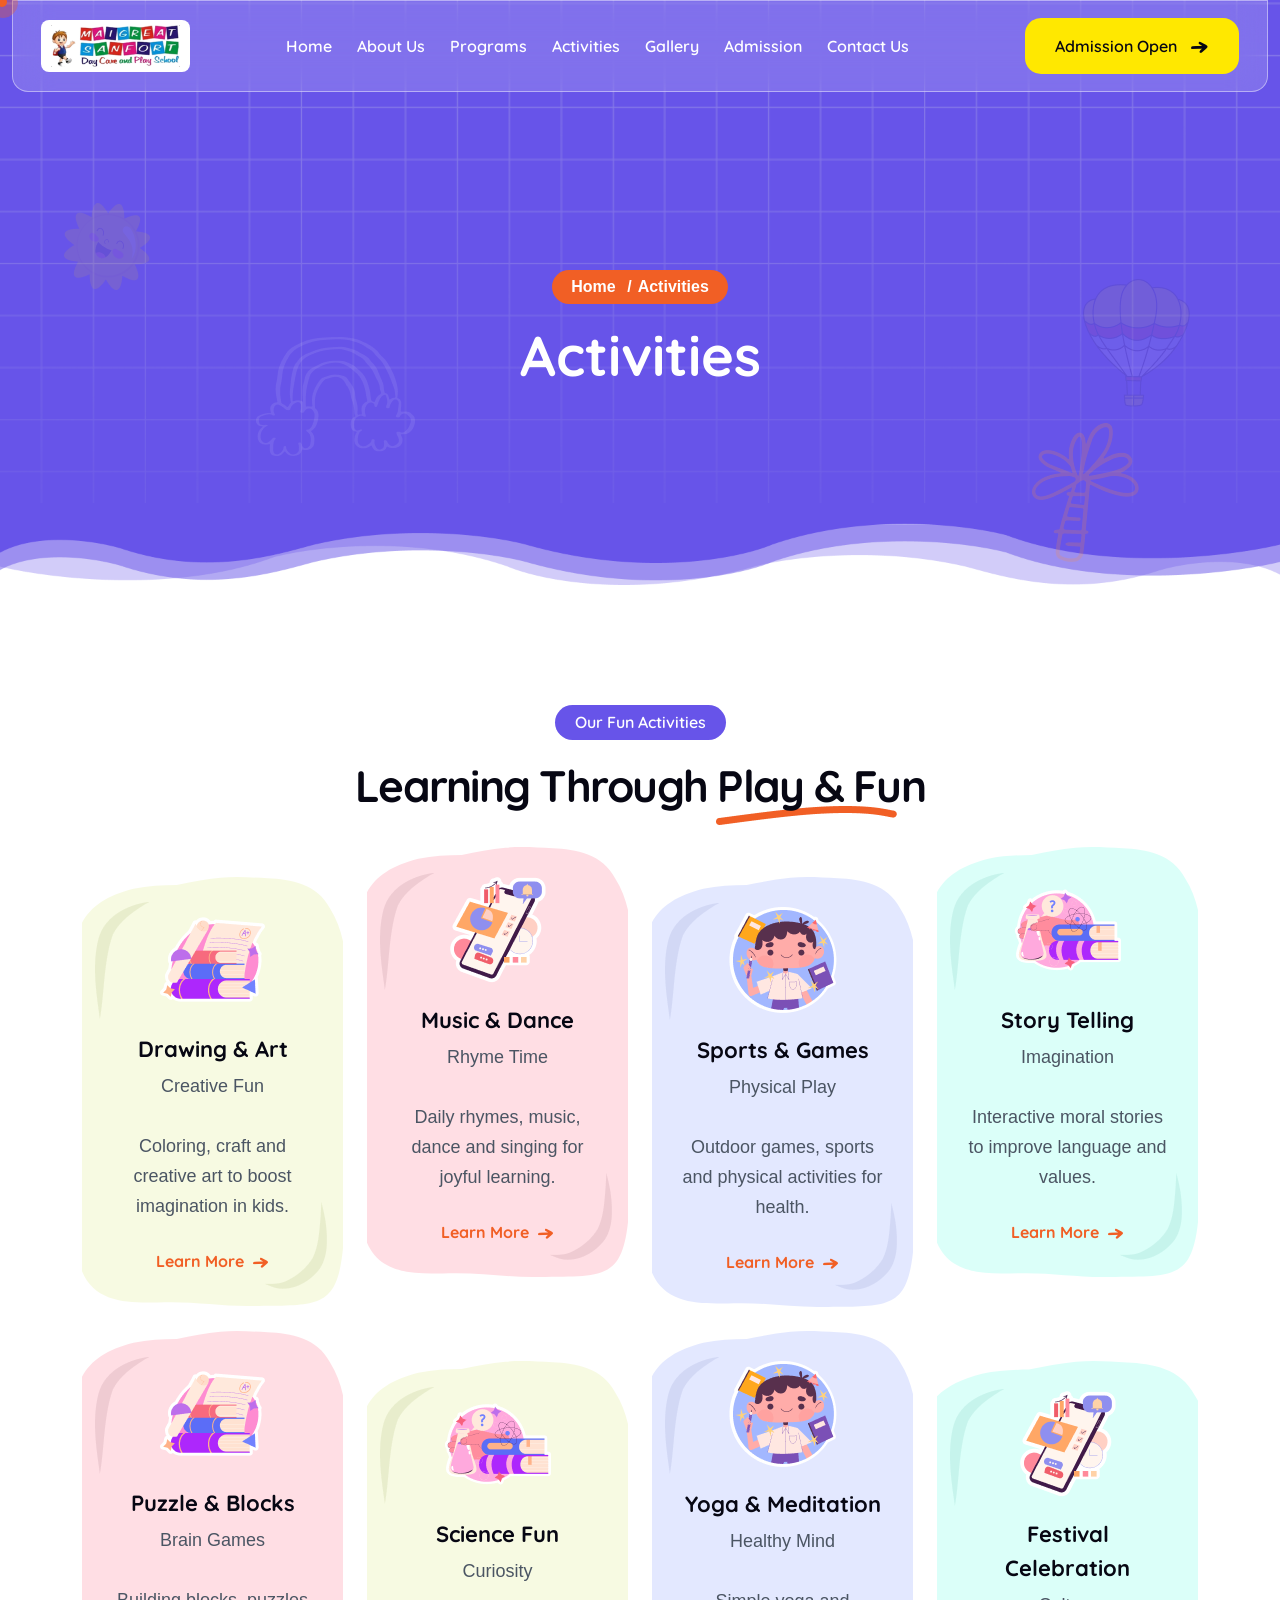
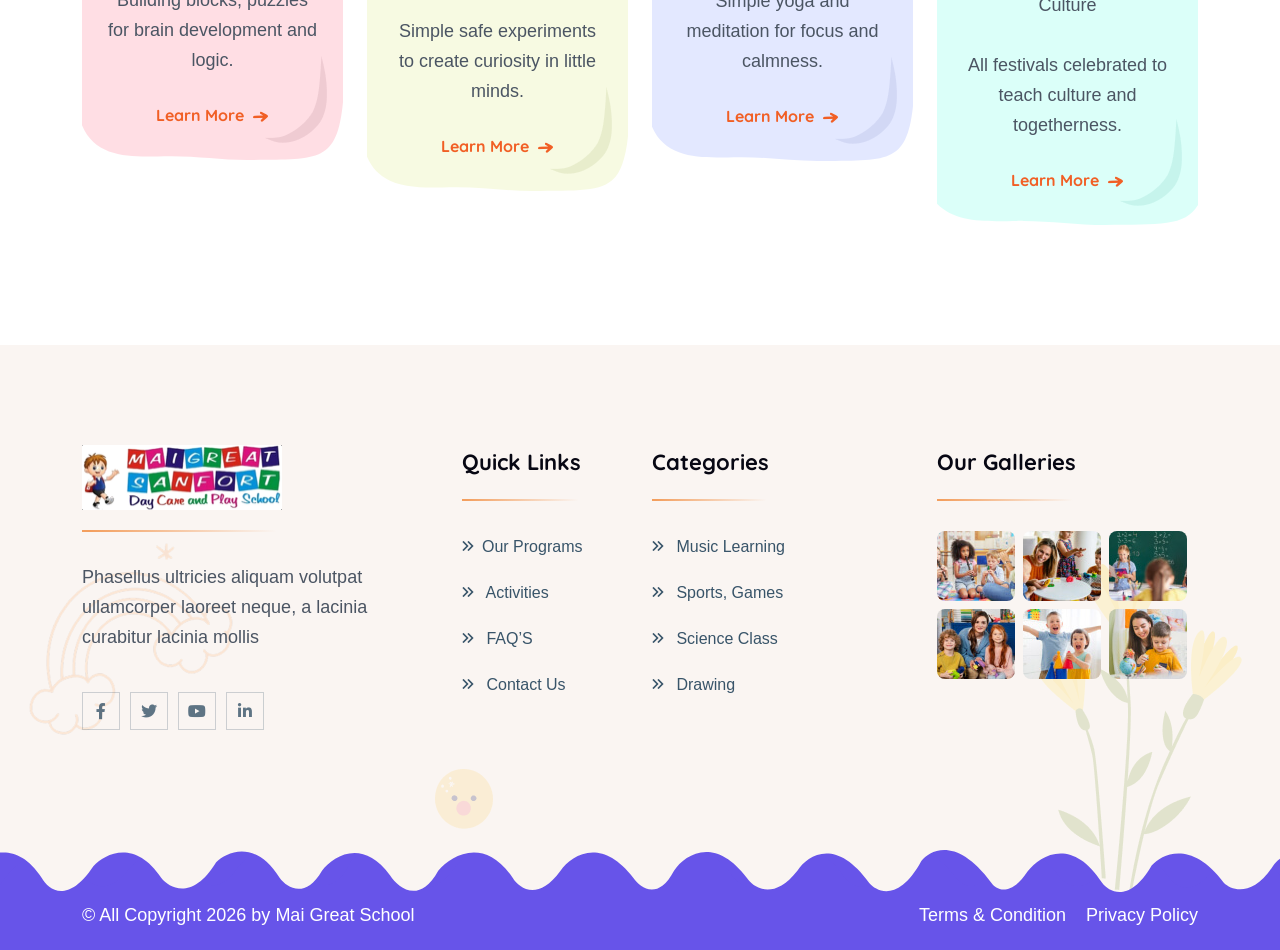
<file: activities.html>
<!DOCTYPE html>
<html lang="en">
<head>
        <!-- ========== Meta Tags ========== -->
        <meta charset="UTF-8">
        <meta http-equiv="X-UA-Compatible" content="IE=edge">
        <meta name="viewport" content="width=device-width, initial-scale=1">
        <meta name="author" content="modinatheme">
        <meta name="description" content="Mai Great School">
        <!-- ======== Page title ============ -->
        <title>Mai Great School</title>
        <!--<< Favicon >>-->
        <link rel="shortcut icon" href="assets/img/favicon.svg">
        <!--<< Bootstrap min.css >>-->
        <link rel="stylesheet" href="assets/css/bootstrap.min.css">
        <!--<< Font Awesome.css >>-->
        <link rel="stylesheet" href="assets/css/font-awesome.css">
        <!--<< Animate.css >>-->
        <link rel="stylesheet" href="assets/css/animate.css">
        <!--<< Magnific Popup.css >>-->
        <link rel="stylesheet" href="assets/css/magnific-popup.css">
        <!--<< MeanMenu.css >>-->
        <link rel="stylesheet" href="assets/css/meanmenu.css">
        <!--<< Odometer.css >>-->
        <link rel="stylesheet" href="assets/css/odometer.css">
        <!--<< Swiper Bundle.css >>-->
        <link rel="stylesheet" href="assets/css/swiper-bundle.min.css">
        <!--<< Nice Select.css >>-->
        <link rel="stylesheet" href="assets/css/nice-select.css">
        <!--<< Icomon.css >>-->
        <link rel="stylesheet" href="assets/css/icomon.css">
        <!--<< Main.css >>-->
        <link rel="stylesheet" href="assets/css/main.css">
    </head>
    <body>

       <!-- Preloader Start -->
<div id="preloader" class="preloader">
            <div class="animation-preloader">
                <div class="spinner">                
                </div>
                <div class="txt-loading">
                    <span data-text-preloader="M" class="letters-loading">
                       M
                    </span>
                    <span data-text-preloader="A" class="letters-loading">
                        A
                    </span>
                    <span data-text-preloader="I" class="letters-loading">
                        I
                    </span>
                    <span data-text-preloader="G" class="letters-loading">
                        G
                    </span>
                    <span data-text-preloader="R" class="letters-loading">
                       R
                    </span>
					<span data-text-preloader="E" class="letters-loading">
                        E
                    </span>
					<span data-text-preloader="A" class="letters-loading">
                       A
                    </span>
					<span data-text-preloader="T" class="letters-loading">
                        T
                    </span>
				
                </div>
                <p class="text-center">Loading</p>
            </div>
            <div class="loader">
                <div class="row">
                    <div class="col-3 loader-section section-left">
                        <div class="bg"></div>
                    </div>
                    <div class="col-3 loader-section section-left">
                        <div class="bg"></div>
                    </div>
                    <div class="col-3 loader-section section-right">
                        <div class="bg"></div>
                    </div>
                    <div class="col-3 loader-section section-right">
                        <div class="bg"></div>
                    </div>
                </div>
            </div>
        </div>

        <!-- Back To Top Start -->
        <button id="back-top" class="back-to-top">
             <i class="far fa-arrow-up"></i>
        </button>

        <!-- MouseCursor Start -->
        <div class="mouseCursor cursor-outer"></div>
        <div class="mouseCursor cursor-inner"></div>
 <!-- Offcanvas Area Start -->
        <div class="fix-area">
            <div class="offcanvas__info">
                <div class="offcanvas__wrapper">
                    <div class="offcanvas__content">
                        <div class="offcanvas__top mb-5 d-flex justify-content-between align-items-center">
                            <div class="offcanvas__logo">
                               <a href="index.html" class="header-logo">
                               <img src="assets/img/logo/logo.jpeg" alt="Mai Great Sanfort" style="height: 52px; width: auto; max-width: 220px; background: white; padding: 5px 10px; border-radius: 8px; object-fit: contain;">
                                 </a>
                            </div>
                            <div class="offcanvas__close">
                                <button>
                                    <i class="fas fa-times"></i>
                                </button>
                            </div>
                        </div>
                        <h3 class="offcanvas-title">Hello There!</h3>
                        <p>Lorem ipsum dolor sit amet consectetur adipisicing elit. Animi natus quasi sunt eum ducimus. </p>
                        <div class="mobile-menu fix mt-3"></div>
                        <div class="social-icon d-flex align-items-center">
                            <a href="javascript:void(0)"><i class="fab fa-facebook-f"></i></a>
                            <a href="javascript:void(0)"><i class="fab fa-twitter"></i></a>
                            <a href="javascript:void(0)"><i class="fab fa-youtube"></i></a>
                            <a href="javascript:void(0)"><i class="fab fa-linkedin-in"></i></a>
                        </div>

                        <div class="offcanvas__contact">
                            <h3>Contact Us</h3>
                            <ul class="contact-list">
                                <li>
                                    <div class="icon">
                                       <i class="far fa-phone-alt"></i>
                                    </div>
                                    <div class="content">
                                        <p>Call Us</p>
                                        <h4><a href="tel:+4903983493999">+91- 9999999999</a></h4>
                                    </div>
                                </li>
                                <li>
                                    <div class="icon">
                                       <i class="fal fa-envelope"></i>
                                    </div>
                                    <div class="content">
                                        <p>Send Email</p>
                                        <h4><a href="mailto:yordomain@gmial.com">nixinfosoft@gmial.com</a></h4>
                                    </div>
                                </li>
                                <li>
                                    <div class="icon">
                                       <i class="fal fa-map-marker-alt"></i>
                                    </div>
                                    <div class="content">
                                        <p>Location</p>
                                        <h4>
                                            Plot No.117 Sector-44, Gurgaon, Haryana 122003
                                        </h4>
                                    </div>
                                </li>
                            </ul>
                        </div>
                       <a href="contact.html" class="theme-btn">Start Learning <i class="icon-arrow-icon"></i></a>
                    </div>
                </div>
            </div>
        </div>
        <div class="offcanvas__overlay"></div>

        <!-- Header Section Start -->
        <header id="header-sticky" class="header-1 header-2">
            <div class="container">
                <div class="mega-menu-wrapper">
                    <div class="header-main">
                        <div class="header-left">
                            <a href="index.html" class="header-logo">
    <img src="assets/img/logo/logo.jpeg" alt="Mai Great Sanfort" style="height: 52px; width: auto; max-width: 220px; background: white; padding: 5px 10px; border-radius: 8px; object-fit: contain;">
</a>
                        </div>
                        <div class="mean__menu-wrapper">
                            <div class="main-menu">
                                <nav id="mobile-menu">
                                    <ul>
                                        <li >
                                            <a href="index.html">
                                                Home
                                            </a>
                                        </li>
                                        <li >
                                            <a href="about.html">
                                                About Us
                                            </a>
                                        </li>
                                            <li>
                                            <a href="program.html">
                                                Programs
                                            </a>
                                        </li>
                                        <li>
                                            <a href="activities.html">
                                                Activities
                                            </a>
                                         
                                        </li>
                                        <li>
                                            <a href="gallery.html">
                                                Gallery
                                            </a>
                                        </li>
                                         <li>
                                            <a href="admissions.html">
                                                Admission
                                            </a>
                                        </li>
										  <li>
                                            <a href="contact.html">
                                                Contact Us
                                            </a>
                                        </li>
                                    </ul>
                                </nav>
                            </div>
                        </div>
                        <div class="header-right d-flex justify-content-end align-items-center">
                            <div class="header-right-icon">
                           
                            
                            </div>

                            <a href="admissionform.html" class="theme-btn">Admission Open <i class="icon-arrow-icon"></i></a>
                            <div class="header__hamburger my-auto d-xl-none">
                                <div class="sidebar__toggle">
                                    <i class="fal fa-bars"></i>
                                </div>
                            </div>
                        </div>
                    </div>
                </div>
            </div>
        </header>
        
        
       

      
        <!-- Breadcrumb Section start --> 
        <div class="breadcrumb-wrapper bg-cover" style="background-image: url('assets/img/breadcrumb-bg.png');"> 
            <div class="sun-shape">
                <img src="assets/img/sun.png" alt="shape-image">
            </div>
            <div class="cloud-shape float-bob-x">
                <img src="assets/img/cloud.png" alt="shape-image">
            </div>
            <div class="perashute-shape float-bob-y">
                <img src="assets/img/perasute.png" alt="shape-image">
            </div>
            <div class="tree-shape">
                <img src="assets/img/tree.png" alt="shape-image">
            </div>
            <div class="bottom-shape">
                <img src="assets/img/breadcrumb-shape.png" alt="img">
            </div>
            <div class="container">
                <div class="page-heading">
                    <ul class="breadcrumb-items wow fadeInUp" data-wow-delay=".3s">
                        <li>
                            <a href="index-2.html">Home</a>
                        </li>
                        <li> Activities</li>
                    </ul>
                    <h1 class="char-animation">Activities</h1>
                </div>
            </div>
        </div>


        <!-- Breadcrumb Section end -->

        <!-- Activities Section Start - ADDED CONTENT -->
        <section class="program-section section-padding fix">
            <div class="container">
                <div class="section-title text-center">
                    <span class="sub-title wow fadeInUp">Our Fun Activities</span>
                    <h2 class="char-animation">Learning Through <span>Play & Fun</span></h2>
                </div>
                <div class="row g-4">
                    <div class="col-xl-3 col-lg-4 col-md-6 col-sm-6 wow fadeInUp" data-wow-delay=".2s">
                        <div class="program-box-item style-2">
                            <div class="top-bar"><img src="assets/img/program/top-1.png" alt=""></div>
                            <div class="bottom-bar"><img src="assets/img/program/bottom-1.png" alt=""></div>
                            <div class="program-bg"></div>
                            <div class="program-icon"><img src="assets/img/program/book.png" alt=""></div>
                            <div class="program-content">
                                <h3>Drawing & Art</h3>
                                <span>Creative Fun</span>
                                <p>Coloring, craft and creative art to boost imagination in kids.</p>
                                <a href="#" class="link-btn">Learn More <i class="icon-arrow-icon"></i></a>
                            </div>
                        </div>
                    </div>
                    <div class="col-xl-3 col-lg-4 col-md-6 col-sm-6 wow fadeInUp" data-wow-delay=".4s">
                        <div class="program-box-item">
                            <div class="top-bar"><img src="assets/img/program/top-2.png" alt=""></div>
                            <div class="bottom-bar"><img src="assets/img/program/bottom-2.png" alt=""></div>
                            <div class="program-bg bg-2"></div>
                            <div class="program-icon"><img src="assets/img/program/phone.png" alt=""></div>
                            <div class="program-content">
                                <h3>Music & Dance</h3>
                                <span>Rhyme Time</span>
                                <p>Daily rhymes, music, dance and singing for joyful learning.</p>
                                <a href="#" class="link-btn">Learn More <i class="icon-arrow-icon"></i></a>
                            </div>
                        </div>
                    </div>
                    <div class="col-xl-3 col-lg-4 col-md-6 col-sm-6 wow fadeInUp" data-wow-delay=".6s">
                        <div class="program-box-item style-2">
                            <div class="top-bar"><img src="assets/img/program/top-3.png" alt=""></div>
                            <div class="bottom-bar"><img src="assets/img/program/bottom-3.png" alt=""></div>
                            <div class="program-bg bg-3"></div>
                            <div class="program-icon"><img src="assets/img/program/boy.png" alt=""></div>
                            <div class="program-content">
                                <h3>Sports & Games</h3>
                                <span>Physical Play</span>
                                <p>Outdoor games, sports and physical activities for health.</p>
                                <a href="#" class="link-btn">Learn More <i class="icon-arrow-icon"></i></a>
                            </div>
                        </div>
                    </div>
                    <div class="col-xl-3 col-lg-4 col-md-6 col-sm-6 wow fadeInUp" data-wow-delay=".8s">
                        <div class="program-box-item">
                            <div class="top-bar"><img src="assets/img/program/top-4.png" alt=""></div>
                            <div class="bottom-bar"><img src="assets/img/program/bottom-4.png" alt=""></div>
                            <div class="program-bg bg-4"></div>
                            <div class="program-icon"><img src="assets/img/program/camical-book.png" alt=""></div>
                            <div class="program-content">
                                <h3>Story Telling</h3>
                                <span>Imagination</span>
                                <p>Interactive moral stories to improve language and values.</p>
                                <a href="#" class="link-btn">Learn More <i class="icon-arrow-icon"></i></a>
                            </div>
                        </div>
                    </div>
                    <div class="col-xl-3 col-lg-4 col-md-6 col-sm-6 wow fadeInUp" data-wow-delay=".2s">
                        <div class="program-box-item">
                            <div class="top-bar"><img src="assets/img/program/top-2.png" alt=""></div>
                            <div class="bottom-bar"><img src="assets/img/program/bottom-2.png" alt=""></div>
                            <div class="program-bg bg-2"></div>
                            <div class="program-icon"><img src="assets/img/program/book.png" alt=""></div>
                            <div class="program-content">
                                <h3>Puzzle & Blocks</h3>
                                <span>Brain Games</span>
                                <p>Building blocks, puzzles for brain development and logic.</p>
                                <a href="#" class="link-btn">Learn More <i class="icon-arrow-icon"></i></a>
                            </div>
                        </div>
                    </div>
                    <div class="col-xl-3 col-lg-4 col-md-6 col-sm-6 wow fadeInUp" data-wow-delay=".4s">
                        <div class="program-box-item style-2">
                            <div class="top-bar"><img src="assets/img/program/top-1.png" alt=""></div>
                            <div class="bottom-bar"><img src="assets/img/program/bottom-1.png" alt=""></div>
                            <div class="program-bg"></div>
                            <div class="program-icon"><img src="assets/img/program/camical-book.png" alt=""></div>
                            <div class="program-content">
                                <h3>Science Fun</h3>
                                <span>Curiosity</span>
                                <p>Simple safe experiments to create curiosity in little minds.</p>
                                <a href="#" class="link-btn">Learn More <i class="icon-arrow-icon"></i></a>
                            </div>
                        </div>
                    </div>
                    <div class="col-xl-3 col-lg-4 col-md-6 col-sm-6 wow fadeInUp" data-wow-delay=".6s">
                        <div class="program-box-item">
                            <div class="top-bar"><img src="assets/img/program/top-3.png" alt=""></div>
                            <div class="bottom-bar"><img src="assets/img/program/bottom-3.png" alt=""></div>
                            <div class="program-bg bg-3"></div>
                            <div class="program-icon"><img src="assets/img/program/boy.png" alt=""></div>
                            <div class="program-content">
                                <h3>Yoga & Meditation</h3>
                                <span>Healthy Mind</span>
                                <p>Simple yoga and meditation for focus and calmness.</p>
                                <a href="#" class="link-btn">Learn More <i class="icon-arrow-icon"></i></a>
                            </div>
                        </div>
                    </div>
                    <div class="col-xl-3 col-lg-4 col-md-6 col-sm-6 wow fadeInUp" data-wow-delay=".8s">
                        <div class="program-box-item style-2">
                            <div class="top-bar"><img src="assets/img/program/top-4.png" alt=""></div>
                            <div class="bottom-bar"><img src="assets/img/program/bottom-4.png" alt=""></div>
                            <div class="program-bg bg-4"></div>
                            <div class="program-icon"><img src="assets/img/program/phone.png" alt=""></div>
                            <div class="program-content">
                                <h3>Festival Celebration</h3>
                                <span>Culture</span>
                                <p>All festivals celebrated to teach culture and togetherness.</p>
                                <a href="#" class="link-btn">Learn More <i class="icon-arrow-icon"></i></a>
                            </div>
                        </div>
                    </div>
                </div>
            </div>
        </section>
        <!-- Activities Section End -->

<!-- ===== FIXED ADMISSION POPUP - GitHub Pages Working ===== -->
<div id="admissionPopup" style="position:fixed; top:0; left:0; width:100%; height:100%; z-index:999999; display:none; align-items:center; justify-content:center; padding:15px;">
    <div id="admissionOverlay" style="position:absolute; top:0; left:0; width:100%; height:100%; background:rgba(0,0,0,0.6); backdrop-filter:blur(4px);"></div>
    <div style="position:relative; background:white; width:100%; max-width:450px; border-radius:25px; padding:30px; box-shadow:0 20px 60px rgba(0,0,0,0.3); max-height:90vh; overflow-y:auto;">
        <button id="closeAdmission" style="position:absolute; top:15px; right:15px; width:35px; height:35px; background:#f2f2f2; border:none; border-radius:50%; font-size:22px; cursor:pointer;">×</button>
        <div class="text-center mb-3">
            <span style="background:#FFF0E6; color:#FF6B35; padding:6px 18px; border-radius:20px; font-size:12px; font-weight:700;">ADMISSION OPEN 2026-27</span>
            <h3 class="mt-3 mb-1">Quick Enquiry Form</h3>
            <p style="font-size:13px; color:#777;">Fill karein, 30 min me call ayega!</p>
        </div>
        <form id="popupAdmissionForm">
            <div style="display:flex; flex-direction:column; gap:12px;">
                <input type="text" required placeholder="Child Name *" style="height:50px; border-radius:12px; background:#f8f8f8; border:1px solid #eee; padding:0 15px; width:100%;">
                <div style="display:flex; gap:12px;">
                    <input type="text" required placeholder="Parent Name *" style="height:50px; border-radius:12px; background:#f8f8f8; border:1px solid #eee; padding:0 15px; width:50%;">
                    <input type="tel" required placeholder="Mobile Number *" pattern="[0-9]{10}" style="height:50px; border-radius:12px; background:#f8f8f8; border:1px solid #eee; padding:0 15px; width:50%;">
                </div>
                <select required style="height:50px; border-radius:12px; background:#f8f8f8; border:1px solid #eee; padding:0 15px; width:100%;">
                    <option value="">Select Class *</option>
                    <option>Play Group (1.5-2.5 Yrs)</option>
                    <option>Pre-Nursery (2.5-3.5 Yrs)</option>
                    <option>Nursery (3.5-4.5 Yrs)</option>
                    <option>KG (4.5-5.5 Yrs)</option>
                    <option>Day Care</option>
                </select>
                <textarea placeholder="Message (Optional)" rows="2" style="border-radius:12px; background:#f8f8f8; border:1px solid #eee; padding:10px 15px; width:100%;"></textarea>
                <button type="submit" style="width:100%; height:50px; background:#FF6B35; color:white; border:none; border-radius:12px; font-weight:600; cursor:pointer;">Submit Now</button>
                <p style="text-align:center; font-size:10px; color:#999; margin:0;">🔒 100% Safe & Secure</p>
            </div>
        </form>
    </div>
</div>

<script>
// GitHub Pages Fix
window.addEventListener('load', function() {
    var popup = document.getElementById('admissionPopup');
    var overlay = document.getElementById('admissionOverlay');
    var closeBtn = document.getElementById('closeAdmission');
    
    function openPopup(e){
        if(e) e.preventDefault();
        popup.style.display = 'flex';
        document.body.style.overflow = 'hidden';
    }
    function closePopup(){
        popup.style.display = 'none';
        document.body.style.overflow = '';
    }

    // Saare Admission buttons ko pakdo
    document.querySelectorAll('a').forEach(function(a){
        var txt = a.textContent.toLowerCase();
        if(txt.includes('admission open') || txt.includes('admission')){
            a.addEventListener('click', openPopup);
        }
    });

    closeBtn.addEventListener('click', closePopup);
    overlay.addEventListener('click', closePopup);

    document.getElementById('popupAdmissionForm').addEventListener('submit', function(e){
        e.preventDefault();
        alert('Thank you! Form submitted. Team jaldi call karegi.');
        closePopup();
        this.reset();
    });
});
</script>
<!-- ===== FIXED END ===== -->
<!-- Admission Form Popup Modal End -->
          <!-- Footer Section Start -->
        <footer class="footer-section footer-section-three fix">
            <div class="sky-shape">
                <img src="assets/img/footer/sky2.png" alt="shape-img">
            </div>
            <div class="emoji-shape">
                <img src="assets/img/footer/emoji2.png" alt="shape-img">
            </div>
            <div class="flower-shape">
                <img src="assets/img/footer/flower.png" alt="shape-img">
            </div>
            <div class="container">
                <div class="footer-widgets-wrapper footer-widgets-wrapper3s">
                    <div class="row">
                        <div class="col-xl-4 col-lg-4 col-md-6 wow fadeInUp" data-wow-delay=".2s">
                            <div class="single-footer-widget single-footer-widget-3">
                                <div class="widget-head">
                                    <a href="index.html">
                                       <img src="assets/img/logo/logo.jpeg" alt="Mai Great Sanfort" style="height: 65px; width: auto;">
                                    </a>
                                </div>
                                <div class="widget-content">
                                    <p>Phasellus ultricies aliquam volutpat <br> ullamcorper laoreet neque, a lacinia <br> curabitur lacinia mollis</p>
                                    <ul class="social-icon social-icon-3">
                                        <li>
                                            <a href="#"><i class="fab fa-facebook-f"></i></a>
                                        </li>
                                        <li>
                                            <a href="#"><i class="fab fa-twitter"></i></a>
                                        </li>
                                        <li>
                                            <a href="#"><i class="fab fa-youtube"></i></a>
                                        </li>
                                        <li>
                                            <a href="#"><i class="fab fa-linkedin-in"></i></a>
                                        </li>
                                    </ul>
                                </div>
                            </div>
                        </div>
                        <div class="col-xl-2 col-lg-4 col-md-6 col-sm-6 col-6 wow fadeInUp" data-wow-delay=".4s">
                            <div class="single-footer-widget single-footer-widget-3">
                                <div class="widget-head">
                                    <h3>Quick Links</h3>
                                </div>
                                <div class="widget-content">
                                    <ul class="list-area list-area-3">
                                        <li><a href="program.html"><i class="fas fa-angle-double-right"></i>Our Programs</a></li>
                                        <li><a href="activities.html"><i class="fas fa-angle-double-right"></i> Activities</a></li>
                                        <li><a href="faq.html"><i class="fas fa-angle-double-right"></i> FAQ’S</a></li>
                                        <li><a href="contact.html"><i class="fas fa-angle-double-right"></i> Contact Us</a></li>
                                    </ul>
                                </div>
                            </div>
                        </div>
                        <div class="col-xl-3 col-lg-4 col-md-6 col-sm-6 col-6 wow fadeInUp" data-wow-delay=".6s">
                            <div class="single-footer-widget single-footer-widget-3">
                                <div class="widget-head">
                                    <h3>Categories</h3>
                                </div>
                                <div class="widget-content">
                                    <ul class="list-area list-area-3">
                                        <li><a href="program-details.html"><i class="fas fa-angle-double-right"></i> Music Learning</a></li>
                                        <li><a href="program-details.html"><i class="fas fa-angle-double-right"></i> Sports, Games</a></li>
                                        <li><a href="program-details.html"><i class="fas fa-angle-double-right"></i> Science Class</a></li>
                                        <li><a href="program-details.html"><i class="fas fa-angle-double-right"></i> Drawing</a></li>
                                    </ul>
                                </div>
                            </div>
                        </div>
                        <div class="col-xl-3 col-lg-4 col-md-6 col-sm-6 col-9 wow fadeInUp" data-wow-delay=".8s">
                            <div class="single-footer-widget single-footer-widget-3">
                                <div class="widget-head">
                                    <h3>Our Galleries</h3>
                                </div>
                                <div class="widget-footer-gallery">
                                    <div class="gallery-wrap">
                                        <div class="gallery-thumb">
                                            <a href="#">
                                                <img src="assets/img/footer/image1.jpg" alt="footer-image"><i class="fab fa-instagram"></i>                                              
                                            </a>
                                        </div>
                                        <div class="gallery-thumb">
                                            <a href="#">
                                                <img src="assets/img/footer/image2.jpg" alt="footer-image"><i class="fab fa-instagram"></i>
                                            </a>
                                        </div>
                                        <div class="gallery-thumb">
                                            <a href="#">
                                                <img src="assets/img/footer/image3.jpg" alt="footer-image"><i class="fab fa-instagram"></i>
                                            </a>
                                        </div>
                                    </div>

                                    <div class="gallery-wrap">
                                        <div class="gallery-thumb">
                                            <a href="#">
                                                <img src="assets/img/footer/image4.jpg" alt="footer-image"><i class="fab fa-instagram"></i>
                                            </a>
                                        </div>
                                        <div class="gallery-thumb">
                                            <a href="#">
                                                <img src="assets/img/footer/image5.jpg" alt="footer-image"><i class="fab fa-instagram"></i>
                                            </a>
                                        </div>
                                        <div class="gallery-thumb">
                                            <a href="#">
                                                <img src="assets/img/footer/image6.jpg" alt="footer-image"><i class="fab fa-instagram"></i>
                                            </a>
                                        </div>
                                    </div>
                                </div>
                            </div>
                        </div>
                    </div>
                </div>
            </div>
            <div class="footer-bottom">
                <div class="f-bottom-bg">
                    <img src="assets/img/footer/footer-bg-3.png" alt="footer-image">
                </div>
                <div class="container">
                    <div class="footer-wrapper d-flex align-items-center justify-content-between">
                        <p class="wow fadeInLeft" data-wow-delay=".4s">
                            © All Copyright 2026 by  <a href="index.html">Mai Great School</a>
                        </p>
                        <ul class="footer-menu wow fadeInRight" data-wow-delay=".4s">
                            <li>
                                <a href="contact.html">Terms &amp; Condition</a>
                            </li>
                            <li>
                                <a href="contact.html">Privacy Policy</a>
                            </li>
                        </ul>
                    </div>
                </div>
            </div>
        </footer> 



        <!--<< All JS Plugins >>-->
        <script src="assets/js/jquery-3.7.1.min.js"></script>
        <!--<< Bootstrap Js >>-->
        <script src="assets/js/bootstrap.bundle.min.js"></script>
        <!--<< Nice Select Js >>-->
        <script src="assets/js/jquery.nice-select.min.js"></script>
        <!--<< Odometer Js >>-->
        <script src="assets/js/odometer.min.js"></script>
        <!--<< Appear Js >>-->
        <script src="assets/js/jquery.appear.min.js"></script>
        <!--<< Swiper Slider Js >>-->
        <script src="assets/js/swiper-bundle.min.js"></script>
        <!--<< MeanMenu Js >>-->
        <script src="assets/js/jquery.meanmenu.min.js"></script>
        <!--<< Magnific Popup Js >>-->
        <script src="assets/js/jquery.magnific-popup.min.js"></script>
        <!--<< Wow Animation Js >>-->
        <script src="assets/js/wow.min.js"></script>
        <!--<< Gsap Animation Js >>-->
        <script src="assets/js/gsap.min.js"></script>
        <!--<< ScrollTrigger Js >>-->
        <script src="assets/js/ScrollTrigger.min.js"></script>
        <!--<< SplitText Js >>-->
        <script src="assets/js/SplitText.min.js"></script>
        <!--<< splitType Js >>-->
        <script src="assets/js/splitType.js"></script>
        <!--<< Main.js >>-->
        <script src="assets/js/main.js"></script>
        

    </body>
</html>
</file>
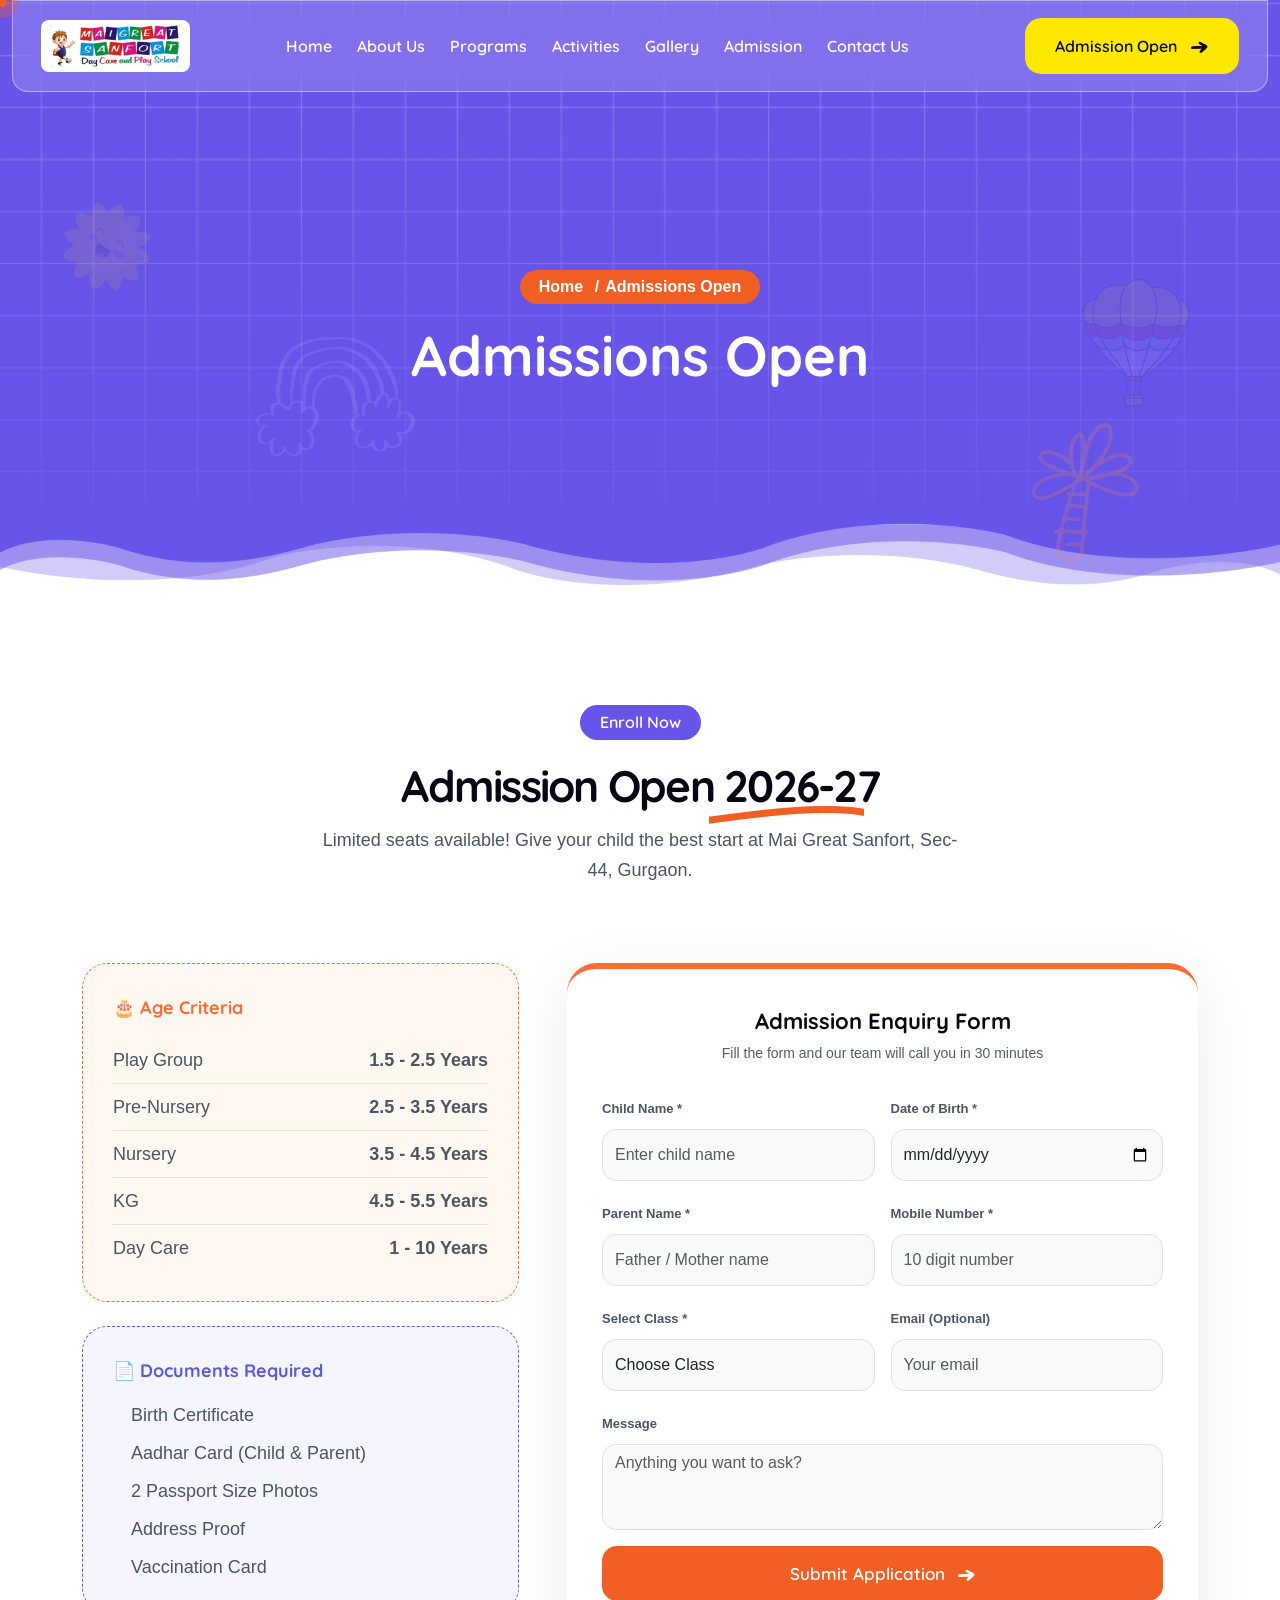
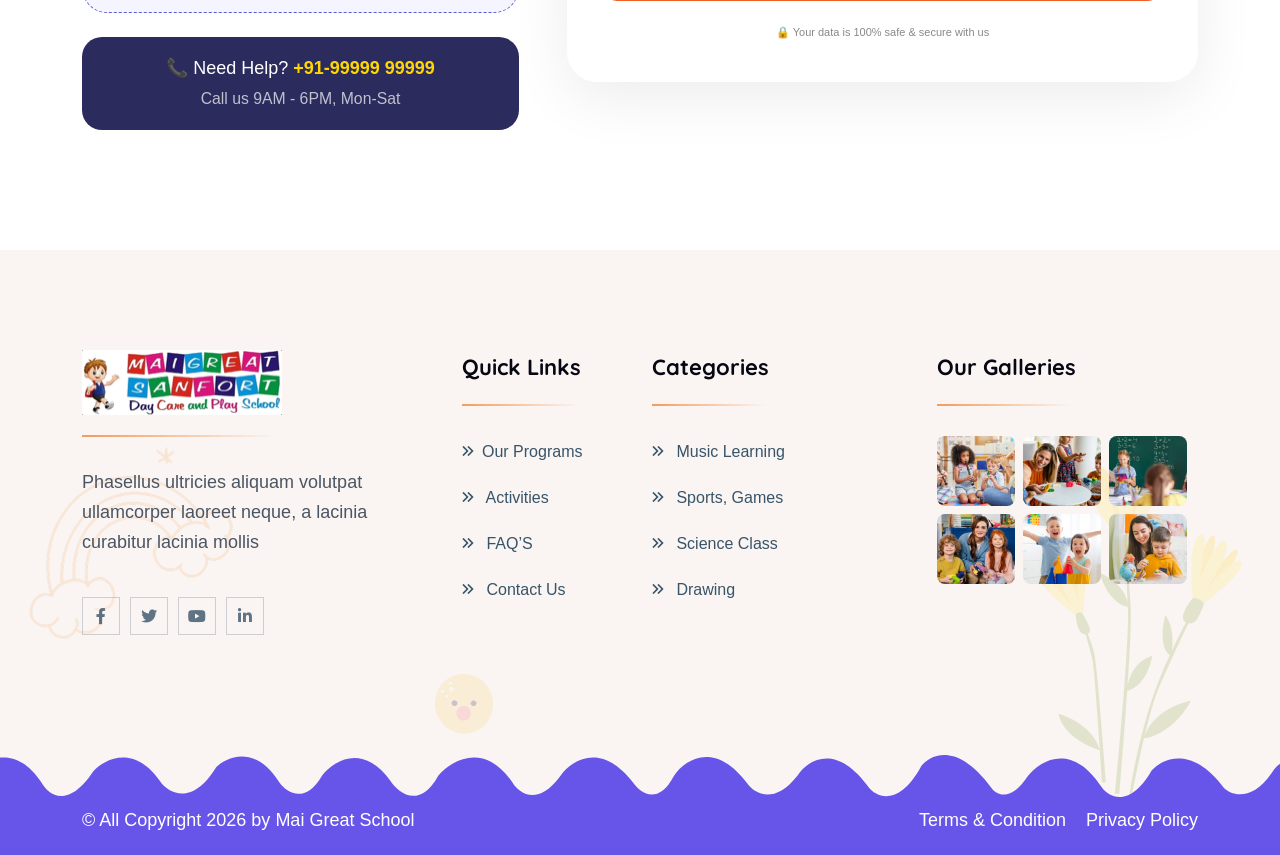
<file: admissionform.html>
<!DOCTYPE html>
<html lang="en">
<head>
        <!-- ========== Meta Tags ========== -->
        <meta charset="UTF-8">
        <meta http-equiv="X-UA-Compatible" content="IE=edge">
        <meta name="viewport" content="width=device-width, initial-scale=1">
        <meta name="author" content="modinatheme">
        <meta name="description" content="Mai Great School">
        <!-- ======== Page title ============ -->
        <title>Mai Great School</title>
        <!--<< Favicon >>-->
        <link rel="shortcut icon" href="assets/img/favicon.svg">
        <!--<< Bootstrap min.css >>-->
        <link rel="stylesheet" href="assets/css/bootstrap.min.css">
        <!--<< Font Awesome.css >>-->
        <link rel="stylesheet" href="assets/css/font-awesome.css">
        <!--<< Animate.css >>-->
        <link rel="stylesheet" href="assets/css/animate.css">
        <!--<< Magnific Popup.css >>-->
        <link rel="stylesheet" href="assets/css/magnific-popup.css">
        <!--<< MeanMenu.css >>-->
        <link rel="stylesheet" href="assets/css/meanmenu.css">
        <!--<< Odometer.css >>-->
        <link rel="stylesheet" href="assets/css/odometer.css">
        <!--<< Swiper Bundle.css >>-->
        <link rel="stylesheet" href="assets/css/swiper-bundle.min.css">
        <!--<< Nice Select.css >>-->
        <link rel="stylesheet" href="assets/css/nice-select.css">
        <!--<< Icomon.css >>-->
        <link rel="stylesheet" href="assets/css/icomon.css">
        <!--<< Main.css >>-->
        <link rel="stylesheet" href="assets/css/main.css">
    </head>
    <body>

       <!-- Preloader Start -->
<div id="preloader" class="preloader">
            <div class="animation-preloader">
                <div class="spinner">                
                </div>
                <div class="txt-loading">
                    <span data-text-preloader="M" class="letters-loading">
                       M
                    </span>
                    <span data-text-preloader="A" class="letters-loading">
                        A
                    </span>
                    <span data-text-preloader="I" class="letters-loading">
                        I
                    </span>
                    <span data-text-preloader="G" class="letters-loading">
                        G
                    </span>
                    <span data-text-preloader="R" class="letters-loading">
                       R
                    </span>
					<span data-text-preloader="E" class="letters-loading">
                        E
                    </span>
					<span data-text-preloader="A" class="letters-loading">
                       A
                    </span>
					<span data-text-preloader="T" class="letters-loading">
                        T
                    </span>
				
                </div>
                <p class="text-center">Loading</p>
            </div>
            <div class="loader">
                <div class="row">
                    <div class="col-3 loader-section section-left">
                        <div class="bg"></div>
                    </div>
                    <div class="col-3 loader-section section-left">
                        <div class="bg"></div>
                    </div>
                    <div class="col-3 loader-section section-right">
                        <div class="bg"></div>
                    </div>
                    <div class="col-3 loader-section section-right">
                        <div class="bg"></div>
                    </div>
                </div>
            </div>
        </div>

        <!-- Back To Top Start -->
        <button id="back-top" class="back-to-top">
             <i class="far fa-arrow-up"></i>
        </button>

        <!-- MouseCursor Start -->
        <div class="mouseCursor cursor-outer"></div>
        <div class="mouseCursor cursor-inner"></div>
 <!-- Offcanvas Area Start -->
        <div class="fix-area">
            <div class="offcanvas__info">
                <div class="offcanvas__wrapper">
                    <div class="offcanvas__content">
                        <div class="offcanvas__top mb-5 d-flex justify-content-between align-items-center">
                            <div class="offcanvas__logo">
                               <a href="index.html" class="header-logo">
                               <img src="assets/img/logo/logo.jpeg" alt="Mai Great Sanfort" style="height: 52px; width: auto; max-width: 220px; background: white; padding: 5px 10px; border-radius: 8px; object-fit: contain;">
                                 </a>
                            </div>
                            <div class="offcanvas__close">
                                <button>
                                    <i class="fas fa-times"></i>
                                </button>
                            </div>
                        </div>
                        <h3 class="offcanvas-title">Hello There!</h3>
                        <p>Lorem ipsum dolor sit amet consectetur adipisicing elit. Animi natus quasi sunt eum ducimus. </p>
                        <div class="mobile-menu fix mt-3"></div>
                        <div class="social-icon d-flex align-items-center">
                            <a href="javascript:void(0)"><i class="fab fa-facebook-f"></i></a>
                            <a href="javascript:void(0)"><i class="fab fa-twitter"></i></a>
                            <a href="javascript:void(0)"><i class="fab fa-youtube"></i></a>
                            <a href="javascript:void(0)"><i class="fab fa-linkedin-in"></i></a>
                        </div>

                        <div class="offcanvas__contact">
                            <h3>Contact Us</h3>
                            <ul class="contact-list">
                                <li>
                                    <div class="icon">
                                       <i class="far fa-phone-alt"></i>
                                    </div>
                                    <div class="content">
                                        <p>Call Us</p>
                                        <h4><a href="tel:+4903983493999">+91- 9999999999</a></h4>
                                    </div>
                                </li>
                                <li>
                                    <div class="icon">
                                       <i class="fal fa-envelope"></i>
                                    </div>
                                    <div class="content">
                                        <p>Send Email</p>
                                        <h4><a href="mailto:yordomain@gmial.com">nixinfosoft@gmial.com</a></h4>
                                    </div>
                                </li>
                                <li>
                                    <div class="icon">
                                       <i class="fal fa-map-marker-alt"></i>
                                    </div>
                                    <div class="content">
                                        <p>Location</p>
                                        <h4>
                                            Plot No.117 Sector-44, Gurgaon, Haryana 122003
                                        </h4>
                                    </div>
                                </li>
                            </ul>
                        </div>
                       <a href="contact.html" class="theme-btn">Start Learning <i class="icon-arrow-icon"></i></a>
                    </div>
                </div>
            </div>
        </div>
        <div class="offcanvas__overlay"></div>

        <!-- Header Section Start -->
        <header id="header-sticky" class="header-1 header-2">
            <div class="container">
                <div class="mega-menu-wrapper">
                    <div class="header-main">
                        <div class="header-left">
                            <a href="index.html" class="header-logo">
    <img src="assets/img/logo/logo.jpeg" alt="Mai Great Sanfort" style="height: 52px; width: auto; max-width: 220px; background: white; padding: 5px 10px; border-radius: 8px; object-fit: contain;">
</a>
                        </div>
                        <div class="mean__menu-wrapper">
                            <div class="main-menu">
                                <nav id="mobile-menu">
                                    <ul>
                                        <li >
                                            <a href="index.html">
                                                Home
                                            </a>
                                        </li>
                                        <li >
                                            <a href="about.html">
                                                About Us
                                            </a>
                                        </li>
                                            <li>
                                            <a href="program.html">
                                                Programs
                                            </a>
                                        </li>
                                        <li>
                                            <a href="activities.html">
                                                Activities
                                            </a>
                                         
                                        </li>
                                        <li>
                                            <a href="gallery.html">
                                                Gallery
                                            </a>
                                        </li>
                                         <li>
                                            <a href="admissions.html">
                                                Admission
                                            </a>
                                        </li>
										  <li>
                                            <a href="contact.html">
                                                Contact Us
                                            </a>
                                        </li>
                                    </ul>
                                </nav>
                            </div>
                        </div>
                        <div class="header-right d-flex justify-content-end align-items-center">
                            <div class="header-right-icon">
                           
                            
                            </div>

                            <a href="admissionform.html" class="theme-btn">Admission Open <i class="icon-arrow-icon"></i></a>
                            <div class="header__hamburger my-auto d-xl-none">
                                <div class="sidebar__toggle">
                                    <i class="fal fa-bars"></i>
                                </div>
                            </div>
                        </div>
                    </div>
                </div>
            </div>
        </header>
        
        
       

      
        <!-- Breadcrumb Section start --> 
        <div class="breadcrumb-wrapper bg-cover" style="background-image: url('assets/img/breadcrumb-bg.png');"> 
            <div class="sun-shape">
                <img src="assets/img/sun.png" alt="shape-image">
            </div>
            <div class="cloud-shape float-bob-x">
                <img src="assets/img/cloud.png" alt="shape-image">
            </div>
            <div class="perashute-shape float-bob-y">
                <img src="assets/img/perasute.png" alt="shape-image">
            </div>
            <div class="tree-shape">
                <img src="assets/img/tree.png" alt="shape-image">
            </div>
            <div class="bottom-shape">
                <img src="assets/img/breadcrumb-shape.png" alt="img">
            </div>
            <div class="container">
                <div class="page-heading">
                    <ul class="breadcrumb-items wow fadeInUp" data-wow-delay=".3s">
                        <li>
                            <a href="index-2.html">Home</a>
                        </li>
                        <li> Admissions Open</li>
                    </ul>
                    <h1 class="char-animation">Admissions Open</h1>
                </div>
            </div>
        </div>


     <!-- Admission Open Section Start -->
<section class="program-section section-padding fix">
    <div class="container">
        <!-- Heading -->
        <div class="section-title text-center">
            <span class="sub-title wow fadeInUp">Enroll Now</span>
            <h2 class="char-animation">Admission Open <span>2026-27</span></h2>
            <p class="mt-2" style="max-width:650px; margin:0 auto;">Limited seats available! Give your child the best start at Mai Great Sanfort, Sec-44, Gurgaon.</p>
        </div>

        <div class="row g-5 mt-4 align-items-start">
            <!-- Left Info -->
            <div class="col-lg-5 wow fadeInUp" data-wow-delay=".2s">
                <div style="background:#FFF8F0; border-radius:25px; padding:30px; border:1px dashed #FF6B35;">
                    <h4 style="color:#FF6B35;">🎂 Age Criteria</h4>
                    <div class="mt-3">
                        <div class="d-flex justify-content-between py-2 border-bottom"><span>Play Group</span><b>1.5 - 2.5 Years</b></div>
                        <div class="d-flex justify-content-between py-2 border-bottom"><span>Pre-Nursery</span><b>2.5 - 3.5 Years</b></div>
                        <div class="d-flex justify-content-between py-2 border-bottom"><span>Nursery</span><b>3.5 - 4.5 Years</b></div>
                        <div class="d-flex justify-content-between py-2 border-bottom"><span>KG</span><b>4.5 - 5.5 Years</b></div>
                        <div class="d-flex justify-content-between py-2"><span>Day Care</span><b>1 - 10 Years</b></div>
                    </div>
                </div>

                <div class="mt-4" style="background:#F5F5FF; border-radius:25px; padding:30px; border:1px dashed #5B5BD6;">
                    <h4 style="color:#5B5BD6;">📄 Documents Required</h4>
                    <ul class="mt-3 mb-0" style="padding-left:18px;">
                        <li class="mb-2">Birth Certificate</li>
                        <li class="mb-2">Aadhar Card (Child & Parent)</li>
                        <li class="mb-2">2 Passport Size Photos</li>
                        <li class="mb-2">Address Proof</li>
                        <li>Vaccination Card</li>
                    </ul>
                </div>

                <div class="mt-4 p-3 text-center" style="background:#2B2B5E; border-radius:20px; color:white;">
                    📞 Need Help? <a href="tel:+919999999999" style="color:#FFD700; font-weight:bold;">+91-99999 99999</a><br>
                    <small style="opacity:0.7;">Call us 9AM - 6PM, Mon-Sat</small>
                </div>
            </div>

            <!-- Right Form -->
            <div class="col-lg-7 wow fadeInUp" data-wow-delay=".4s">
                <div style="background:white; border-radius:30px; padding:35px; box-shadow:0 15px 60px rgba(0,0,0,0.08); border-top:6px solid #FF6B35;">
                    <h3 class="text-center">Admission Enquiry Form</h3>
                    <p class="text-center text-muted mb-4" style="font-size:14px;">Fill the form and our team will call you in 30 minutes</p>
                    
                    <form id="admissionForm">
                        <div class="row g-3">
                            <div class="col-md-6">
                                <label style="font-size:13px; font-weight:600; margin-bottom:5px;">Child Name *</label>
                                <input type="text" required placeholder="Enter child name" class="form-control" style="height:52px; border-radius:14px; background:#f9f9f9;">
                            </div>
                            <div class="col-md-6">
                                <label style="font-size:13px; font-weight:600; margin-bottom:5px;">Date of Birth *</label>
                                <input type="date" required class="form-control" style="height:52px; border-radius:14px; background:#f9f9f9;">
                            </div>
                            <div class="col-md-6">
                                <label style="font-size:13px; font-weight:600; margin-bottom:5px;">Parent Name *</label>
                                <input type="text" required placeholder="Father / Mother name" class="form-control" style="height:52px; border-radius:14px; background:#f9f9f9;">
                            </div>
                            <div class="col-md-6">
                                <label style="font-size:13px; font-weight:600; margin-bottom:5px;">Mobile Number *</label>
                                <input type="tel" required placeholder="10 digit number" pattern="[0-9]{10}" class="form-control" style="height:52px; border-radius:14px; background:#f9f9f9;">
                            </div>
                            <div class="col-md-6">
                                <label style="font-size:13px; font-weight:600; margin-bottom:5px;">Select Class *</label>
                                <select required class="form-control" style="height:52px; border-radius:14px; background:#f9f9f9;">
                                    <option value="">Choose Class</option>
                                    <option>Play Group (1.5-2.5)</option>
                                    <option>Pre-Nursery (2.5-3.5)</option>
                                    <option>Nursery (3.5-4.5)</option>
                                    <option>KG (4.5-5.5)</option>
                                    <option>Day Care (1-10)</option>
                                </select>
                            </div>
                            <div class="col-md-6">
                                <label style="font-size:13px; font-weight:600; margin-bottom:5px;">Email (Optional)</label>
                                <input type="email" placeholder="Your email" class="form-control" style="height:52px; border-radius:14px; background:#f9f9f9;">
                            </div>
                            <div class="col-12">
                                <label style="font-size:13px; font-weight:600; margin-bottom:5px;">Message</label>
                                <textarea placeholder="Anything you want to ask?" rows="3" class="form-control" style="border-radius:14px; background:#f9f9f9;"></textarea>
                            </div>
                            <div class="col-12 text-center mt-3">
                                <button type="submit" class="theme-btn" style="width:100%; height:55px; border-radius:15px; font-size:17px; font-weight:600;">Submit Application <i class="icon-arrow-icon ms-2"></i></button>
                                <p class="mt-3 mb-0" style="font-size:11px; color:#888;">🔒 Your data is 100% safe & secure with us</p>
                            </div>
                        </div>
                    </form>
                </div>
            </div>
        </div>
    </div>
</section>
<!-- Admission Open Section End -->

<script>
document.getElementById('admissionForm').addEventListener('submit', function(e){
    e.preventDefault();
    alert('Thank you! Your enquiry has been submitted. Our team will call you shortly.');
    this.reset();
});
</script>
<!-- ===== FIXED ADMISSION POPUP - GitHub Pages Working ===== -->
<div id="admissionPopup" style="position:fixed; top:0; left:0; width:100%; height:100%; z-index:999999; display:none; align-items:center; justify-content:center; padding:15px;">
    <div id="admissionOverlay" style="position:absolute; top:0; left:0; width:100%; height:100%; background:rgba(0,0,0,0.6); backdrop-filter:blur(4px);"></div>
    <div style="position:relative; background:white; width:100%; max-width:450px; border-radius:25px; padding:30px; box-shadow:0 20px 60px rgba(0,0,0,0.3); max-height:90vh; overflow-y:auto;">
        <button id="closeAdmission" style="position:absolute; top:15px; right:15px; width:35px; height:35px; background:#f2f2f2; border:none; border-radius:50%; font-size:22px; cursor:pointer;">×</button>
        <div class="text-center mb-3">
            <span style="background:#FFF0E6; color:#FF6B35; padding:6px 18px; border-radius:20px; font-size:12px; font-weight:700;">ADMISSION OPEN 2026-27</span>
            <h3 class="mt-3 mb-1">Quick Enquiry Form</h3>
            <p style="font-size:13px; color:#777;">Fill karein, 30 min me call ayega!</p>
        </div>
        <form id="popupAdmissionForm">
            <div style="display:flex; flex-direction:column; gap:12px;">
                <input type="text" required placeholder="Child Name *" style="height:50px; border-radius:12px; background:#f8f8f8; border:1px solid #eee; padding:0 15px; width:100%;">
                <div style="display:flex; gap:12px;">
                    <input type="text" required placeholder="Parent Name *" style="height:50px; border-radius:12px; background:#f8f8f8; border:1px solid #eee; padding:0 15px; width:50%;">
                    <input type="tel" required placeholder="Mobile Number *" pattern="[0-9]{10}" style="height:50px; border-radius:12px; background:#f8f8f8; border:1px solid #eee; padding:0 15px; width:50%;">
                </div>
                <select required style="height:50px; border-radius:12px; background:#f8f8f8; border:1px solid #eee; padding:0 15px; width:100%;">
                    <option value="">Select Class *</option>
                    <option>Play Group (1.5-2.5 Yrs)</option>
                    <option>Pre-Nursery (2.5-3.5 Yrs)</option>
                    <option>Nursery (3.5-4.5 Yrs)</option>
                    <option>KG (4.5-5.5 Yrs)</option>
                    <option>Day Care</option>
                </select>
                <textarea placeholder="Message (Optional)" rows="2" style="border-radius:12px; background:#f8f8f8; border:1px solid #eee; padding:10px 15px; width:100%;"></textarea>
                <button type="submit" style="width:100%; height:50px; background:#FF6B35; color:white; border:none; border-radius:12px; font-weight:600; cursor:pointer;">Submit Now</button>
                <p style="text-align:center; font-size:10px; color:#999; margin:0;">🔒 100% Safe & Secure</p>
            </div>
        </form>
    </div>
</div>

<script>
// GitHub Pages Fix
window.addEventListener('load', function() {
    var popup = document.getElementById('admissionPopup');
    var overlay = document.getElementById('admissionOverlay');
    var closeBtn = document.getElementById('closeAdmission');
    
    function openPopup(e){
        if(e) e.preventDefault();
        popup.style.display = 'flex';
        document.body.style.overflow = 'hidden';
    }
    function closePopup(){
        popup.style.display = 'none';
        document.body.style.overflow = '';
    }

    // Saare Admission buttons ko pakdo
    document.querySelectorAll('a').forEach(function(a){
        var txt = a.textContent.toLowerCase();
        if(txt.includes('admission open') || txt.includes('admission')){
            a.addEventListener('click', openPopup);
        }
    });

    closeBtn.addEventListener('click', closePopup);
    overlay.addEventListener('click', closePopup);

    document.getElementById('popupAdmissionForm').addEventListener('submit', function(e){
        e.preventDefault();
        alert('Thank you! Form submitted. Team jaldi call karegi.');
        closePopup();
        this.reset();
    });
});
</script>
<!-- ===== FIXED END ===== -->
<!-- Admission Form Popup Modal End -->
          <!-- Footer Section Start -->
        <footer class="footer-section footer-section-three fix">
            <div class="sky-shape">
                <img src="assets/img/footer/sky2.png" alt="shape-img">
            </div>
            <div class="emoji-shape">
                <img src="assets/img/footer/emoji2.png" alt="shape-img">
            </div>
            <div class="flower-shape">
                <img src="assets/img/footer/flower.png" alt="shape-img">
            </div>
            <div class="container">
                <div class="footer-widgets-wrapper footer-widgets-wrapper3s">
                    <div class="row">
                        <div class="col-xl-4 col-lg-4 col-md-6 wow fadeInUp" data-wow-delay=".2s">
                            <div class="single-footer-widget single-footer-widget-3">
                                <div class="widget-head">
                                    <a href="index.html">
                                       <img src="assets/img/logo/logo.jpeg" alt="Mai Great Sanfort" style="height: 65px; width: auto;">
                                    </a>
                                </div>
                                <div class="widget-content">
                                    <p>Phasellus ultricies aliquam volutpat <br> ullamcorper laoreet neque, a lacinia <br> curabitur lacinia mollis</p>
                                    <ul class="social-icon social-icon-3">
                                        <li>
                                            <a href="#"><i class="fab fa-facebook-f"></i></a>
                                        </li>
                                        <li>
                                            <a href="#"><i class="fab fa-twitter"></i></a>
                                        </li>
                                        <li>
                                            <a href="#"><i class="fab fa-youtube"></i></a>
                                        </li>
                                        <li>
                                            <a href="#"><i class="fab fa-linkedin-in"></i></a>
                                        </li>
                                    </ul>
                                </div>
                            </div>
                        </div>
                        <div class="col-xl-2 col-lg-4 col-md-6 col-sm-6 col-6 wow fadeInUp" data-wow-delay=".4s">
                            <div class="single-footer-widget single-footer-widget-3">
                                <div class="widget-head">
                                    <h3>Quick Links</h3>
                                </div>
                                <div class="widget-content">
                                    <ul class="list-area list-area-3">
                                        <li><a href="program.html"><i class="fas fa-angle-double-right"></i>Our Programs</a></li>
                                        <li><a href="activities.html"><i class="fas fa-angle-double-right"></i> Activities</a></li>
                                        <li><a href="faq.html"><i class="fas fa-angle-double-right"></i> FAQ’S</a></li>
                                        <li><a href="contact.html"><i class="fas fa-angle-double-right"></i> Contact Us</a></li>
                                    </ul>
                                </div>
                            </div>
                        </div>
                        <div class="col-xl-3 col-lg-4 col-md-6 col-sm-6 col-6 wow fadeInUp" data-wow-delay=".6s">
                            <div class="single-footer-widget single-footer-widget-3">
                                <div class="widget-head">
                                    <h3>Categories</h3>
                                </div>
                                <div class="widget-content">
                                    <ul class="list-area list-area-3">
                                        <li><a href="program-details.html"><i class="fas fa-angle-double-right"></i> Music Learning</a></li>
                                        <li><a href="program-details.html"><i class="fas fa-angle-double-right"></i> Sports, Games</a></li>
                                        <li><a href="program-details.html"><i class="fas fa-angle-double-right"></i> Science Class</a></li>
                                        <li><a href="program-details.html"><i class="fas fa-angle-double-right"></i> Drawing</a></li>
                                    </ul>
                                </div>
                            </div>
                        </div>
                        <div class="col-xl-3 col-lg-4 col-md-6 col-sm-6 col-9 wow fadeInUp" data-wow-delay=".8s">
                            <div class="single-footer-widget single-footer-widget-3">
                                <div class="widget-head">
                                    <h3>Our Galleries</h3>
                                </div>
                                <div class="widget-footer-gallery">
                                    <div class="gallery-wrap">
                                        <div class="gallery-thumb">
                                            <a href="#">
                                                <img src="assets/img/footer/image1.jpg" alt="footer-image"><i class="fab fa-instagram"></i>                                              
                                            </a>
                                        </div>
                                        <div class="gallery-thumb">
                                            <a href="#">
                                                <img src="assets/img/footer/image2.jpg" alt="footer-image"><i class="fab fa-instagram"></i>
                                            </a>
                                        </div>
                                        <div class="gallery-thumb">
                                            <a href="#">
                                                <img src="assets/img/footer/image3.jpg" alt="footer-image"><i class="fab fa-instagram"></i>
                                            </a>
                                        </div>
                                    </div>

                                    <div class="gallery-wrap">
                                        <div class="gallery-thumb">
                                            <a href="#">
                                                <img src="assets/img/footer/image4.jpg" alt="footer-image"><i class="fab fa-instagram"></i>
                                            </a>
                                        </div>
                                        <div class="gallery-thumb">
                                            <a href="#">
                                                <img src="assets/img/footer/image5.jpg" alt="footer-image"><i class="fab fa-instagram"></i>
                                            </a>
                                        </div>
                                        <div class="gallery-thumb">
                                            <a href="#">
                                                <img src="assets/img/footer/image6.jpg" alt="footer-image"><i class="fab fa-instagram"></i>
                                            </a>
                                        </div>
                                    </div>
                                </div>
                            </div>
                        </div>
                    </div>
                </div>
            </div>
            <div class="footer-bottom">
                <div class="f-bottom-bg">
                    <img src="assets/img/footer/footer-bg-3.png" alt="footer-image">
                </div>
                <div class="container">
                    <div class="footer-wrapper d-flex align-items-center justify-content-between">
                        <p class="wow fadeInLeft" data-wow-delay=".4s">
                            © All Copyright 2026 by  <a href="index.html">Mai Great School</a>
                        </p>
                        <ul class="footer-menu wow fadeInRight" data-wow-delay=".4s">
                            <li>
                                <a href="contact.html">Terms &amp; Condition</a>
                            </li>
                            <li>
                                <a href="contact.html">Privacy Policy</a>
                            </li>
                        </ul>
                    </div>
                </div>
            </div>
        </footer> 



        <!--<< All JS Plugins >>-->
        <script src="assets/js/jquery-3.7.1.min.js"></script>
        <!--<< Bootstrap Js >>-->
        <script src="assets/js/bootstrap.bundle.min.js"></script>
        <!--<< Nice Select Js >>-->
        <script src="assets/js/jquery.nice-select.min.js"></script>
        <!--<< Odometer Js >>-->
        <script src="assets/js/odometer.min.js"></script>
        <!--<< Appear Js >>-->
        <script src="assets/js/jquery.appear.min.js"></script>
        <!--<< Swiper Slider Js >>-->
        <script src="assets/js/swiper-bundle.min.js"></script>
        <!--<< MeanMenu Js >>-->
        <script src="assets/js/jquery.meanmenu.min.js"></script>
        <!--<< Magnific Popup Js >>-->
        <script src="assets/js/jquery.magnific-popup.min.js"></script>
        <!--<< Wow Animation Js >>-->
        <script src="assets/js/wow.min.js"></script>
        <!--<< Gsap Animation Js >>-->
        <script src="assets/js/gsap.min.js"></script>
        <!--<< ScrollTrigger Js >>-->
        <script src="assets/js/ScrollTrigger.min.js"></script>
        <!--<< SplitText Js >>-->
        <script src="assets/js/SplitText.min.js"></script>
        <!--<< splitType Js >>-->
        <script src="assets/js/splitType.js"></script>
        <!--<< Main.js >>-->
        <script src="assets/js/main.js"></script>
        

    </body>
</html>
</file>
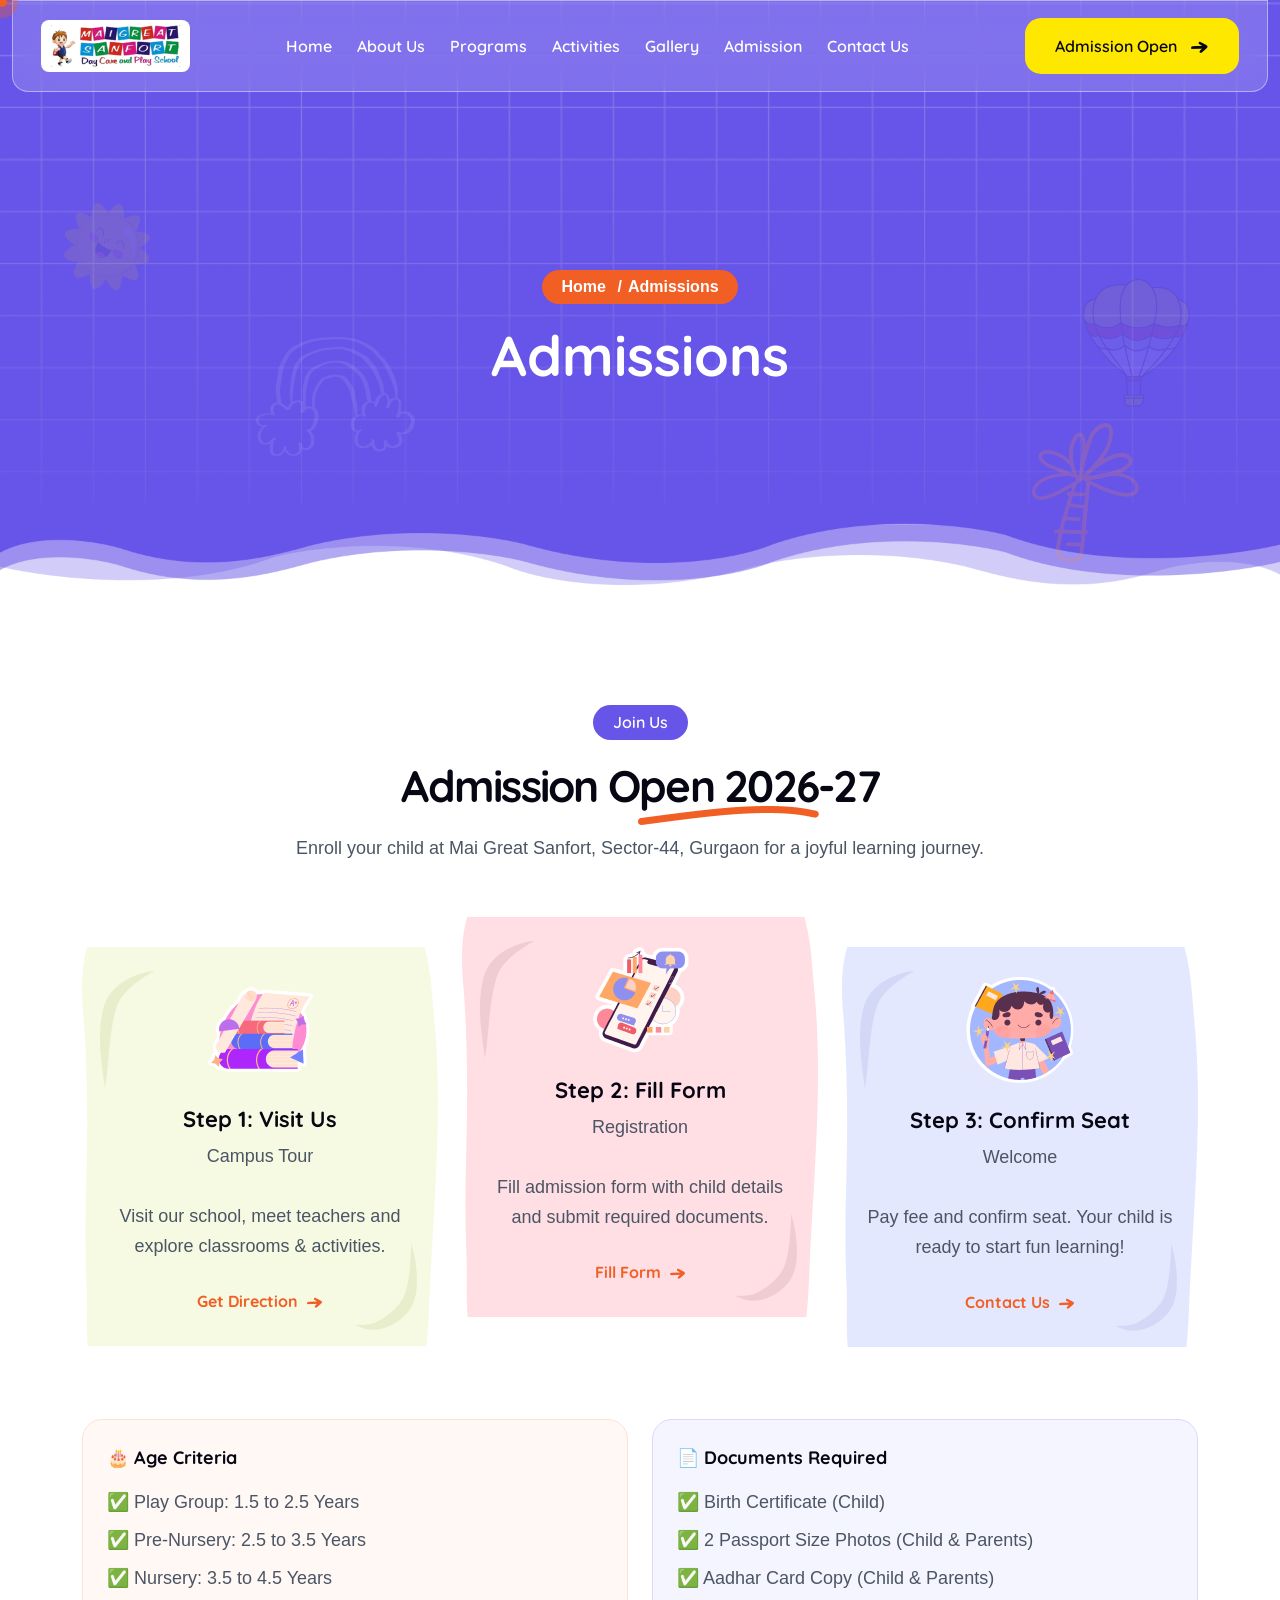
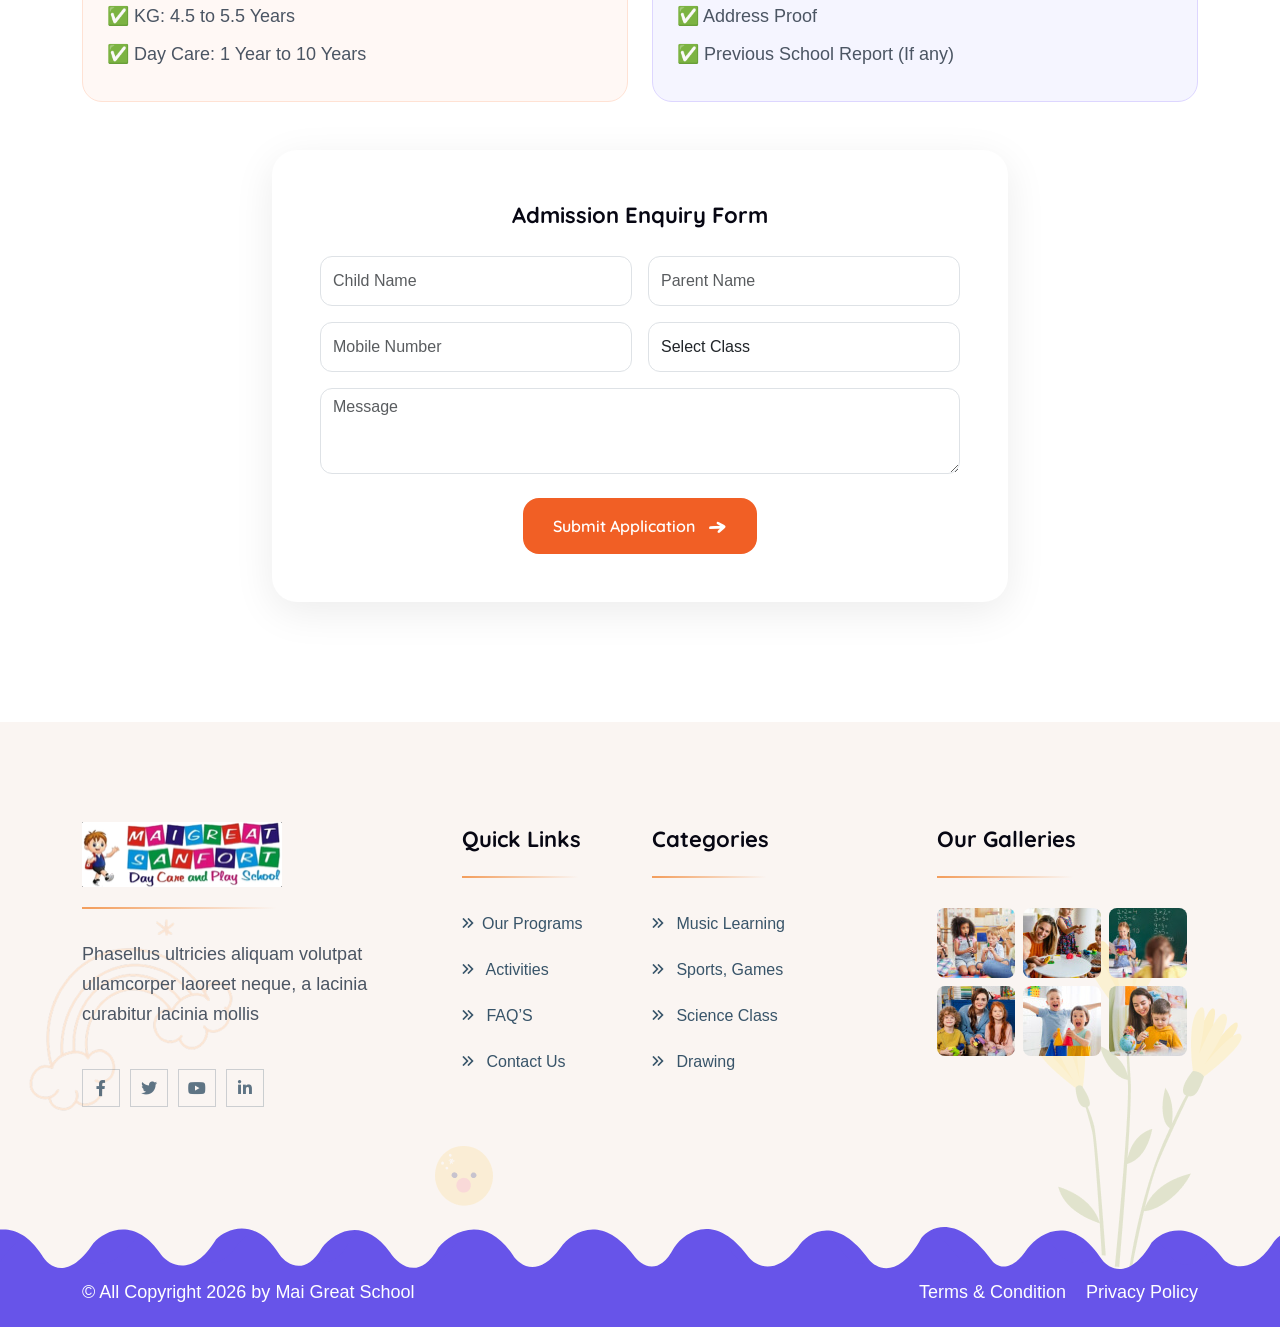
<file: admissions.html>
<!DOCTYPE html>
<html lang="en">
<head>
        <!-- ========== Meta Tags ========== -->
        <meta charset="UTF-8">
        <meta http-equiv="X-UA-Compatible" content="IE=edge">
        <meta name="viewport" content="width=device-width, initial-scale=1">
        <meta name="author" content="modinatheme">
        <meta name="description" content="Mai Great School">
        <!-- ======== Page title ============ -->
        <title>Mai Great School</title>
        <!--<< Favicon >>-->
        <link rel="shortcut icon" href="assets/img/favicon.svg">
        <!--<< Bootstrap min.css >>-->
        <link rel="stylesheet" href="assets/css/bootstrap.min.css">
        <!--<< Font Awesome.css >>-->
        <link rel="stylesheet" href="assets/css/font-awesome.css">
        <!--<< Animate.css >>-->
        <link rel="stylesheet" href="assets/css/animate.css">
        <!--<< Magnific Popup.css >>-->
        <link rel="stylesheet" href="assets/css/magnific-popup.css">
        <!--<< MeanMenu.css >>-->
        <link rel="stylesheet" href="assets/css/meanmenu.css">
        <!--<< Odometer.css >>-->
        <link rel="stylesheet" href="assets/css/odometer.css">
        <!--<< Swiper Bundle.css >>-->
        <link rel="stylesheet" href="assets/css/swiper-bundle.min.css">
        <!--<< Nice Select.css >>-->
        <link rel="stylesheet" href="assets/css/nice-select.css">
        <!--<< Icomon.css >>-->
        <link rel="stylesheet" href="assets/css/icomon.css">
        <!--<< Main.css >>-->
        <link rel="stylesheet" href="assets/css/main.css">
    </head>
    <body>

       <!-- Preloader Start -->
<div id="preloader" class="preloader">
            <div class="animation-preloader">
                <div class="spinner">                
                </div>
                <div class="txt-loading">
                    <span data-text-preloader="M" class="letters-loading">
                       M
                    </span>
                    <span data-text-preloader="A" class="letters-loading">
                        A
                    </span>
                    <span data-text-preloader="I" class="letters-loading">
                        I
                    </span>
                    <span data-text-preloader="G" class="letters-loading">
                        G
                    </span>
                    <span data-text-preloader="R" class="letters-loading">
                       R
                    </span>
					<span data-text-preloader="E" class="letters-loading">
                        E
                    </span>
					<span data-text-preloader="A" class="letters-loading">
                       A
                    </span>
					<span data-text-preloader="T" class="letters-loading">
                        T
                    </span>
				
                </div>
                <p class="text-center">Loading</p>
            </div>
            <div class="loader">
                <div class="row">
                    <div class="col-3 loader-section section-left">
                        <div class="bg"></div>
                    </div>
                    <div class="col-3 loader-section section-left">
                        <div class="bg"></div>
                    </div>
                    <div class="col-3 loader-section section-right">
                        <div class="bg"></div>
                    </div>
                    <div class="col-3 loader-section section-right">
                        <div class="bg"></div>
                    </div>
                </div>
            </div>
        </div>

        <!-- Back To Top Start -->
        <button id="back-top" class="back-to-top">
             <i class="far fa-arrow-up"></i>
        </button>

        <!-- MouseCursor Start -->
        <div class="mouseCursor cursor-outer"></div>
        <div class="mouseCursor cursor-inner"></div>
 <!-- Offcanvas Area Start -->
        <div class="fix-area">
            <div class="offcanvas__info">
                <div class="offcanvas__wrapper">
                    <div class="offcanvas__content">
                        <div class="offcanvas__top mb-5 d-flex justify-content-between align-items-center">
                            <div class="offcanvas__logo">
                               <a href="index.html" class="header-logo">
                               <img src="assets/img/logo/logo.jpeg" alt="Mai Great Sanfort" style="height: 52px; width: auto; max-width: 220px; background: white; padding: 5px 10px; border-radius: 8px; object-fit: contain;">
                                 </a>
                            </div>
                            <div class="offcanvas__close">
                                <button>
                                    <i class="fas fa-times"></i>
                                </button>
                            </div>
                        </div>
                        <h3 class="offcanvas-title">Hello There!</h3>
                        <p>Lorem ipsum dolor sit amet consectetur adipisicing elit. Animi natus quasi sunt eum ducimus. </p>
                        <div class="mobile-menu fix mt-3"></div>
                        <div class="social-icon d-flex align-items-center">
                            <a href="javascript:void(0)"><i class="fab fa-facebook-f"></i></a>
                            <a href="javascript:void(0)"><i class="fab fa-twitter"></i></a>
                            <a href="javascript:void(0)"><i class="fab fa-youtube"></i></a>
                            <a href="javascript:void(0)"><i class="fab fa-linkedin-in"></i></a>
                        </div>

                        <div class="offcanvas__contact">
                            <h3>Contact Us</h3>
                            <ul class="contact-list">
                                <li>
                                    <div class="icon">
                                       <i class="far fa-phone-alt"></i>
                                    </div>
                                    <div class="content">
                                        <p>Call Us</p>
                                        <h4><a href="tel:+4903983493999">+91- 9999999999</a></h4>
                                    </div>
                                </li>
                                <li>
                                    <div class="icon">
                                       <i class="fal fa-envelope"></i>
                                    </div>
                                    <div class="content">
                                        <p>Send Email</p>
                                        <h4><a href="mailto:yordomain@gmial.com">nixinfosoft@gmial.com</a></h4>
                                    </div>
                                </li>
                                <li>
                                    <div class="icon">
                                       <i class="fal fa-map-marker-alt"></i>
                                    </div>
                                    <div class="content">
                                        <p>Location</p>
                                        <h4>
                                            Plot No.117 Sector-44, Gurgaon, Haryana 122003
                                        </h4>
                                    </div>
                                </li>
                            </ul>
                        </div>
                       <a href="contact.html" class="theme-btn">Start Learning <i class="icon-arrow-icon"></i></a>
                    </div>
                </div>
            </div>
        </div>
        <div class="offcanvas__overlay"></div>

        <!-- Header Section Start -->
        <header id="header-sticky" class="header-1 header-2">
            <div class="container">
                <div class="mega-menu-wrapper">
                    <div class="header-main">
                        <div class="header-left">
                            <a href="index.html" class="header-logo">
    <img src="assets/img/logo/logo.jpeg" alt="Mai Great Sanfort" style="height: 52px; width: auto; max-width: 220px; background: white; padding: 5px 10px; border-radius: 8px; object-fit: contain;">
</a>
                        </div>
                        <div class="mean__menu-wrapper">
                            <div class="main-menu">
                                <nav id="mobile-menu">
                                    <ul>
                                        <li >
                                            <a href="index.html">
                                                Home
                                            </a>
                                        </li>
                                        <li >
                                            <a href="about.html">
                                                About Us
                                            </a>
                                        </li>
                                            <li>
                                            <a href="program.html">
                                                Programs
                                            </a>
                                        </li>
                                        <li>
                                            <a href="activities.html">
                                                Activities
                                            </a>
                                         
                                        </li>
                                        <li>
                                            <a href="gallery.html">
                                                Gallery
                                            </a>
                                        </li>
                                         <li>
                                            <a href="admissions.html">
                                                Admission
                                            </a>
                                        </li>
										  <li>
                                            <a href="contact.html">
                                                Contact Us
                                            </a>
                                        </li>
                                    </ul>
                                </nav>
                            </div>
                        </div>
                        <div class="header-right d-flex justify-content-end align-items-center">
                            <div class="header-right-icon">
                           
                            
                            </div>

                            <a href="#" class="theme-btn">Admission Open <i class="icon-arrow-icon"></i></a>
                            <div class="header__hamburger my-auto d-xl-none">
                                <div class="sidebar__toggle">
                                    <i class="fal fa-bars"></i>
                                </div>
                            </div>
                        </div>
                    </div>
                </div>
            </div>
        </header>
        
    
        <!-- Breadcrumb Section start --> 
        <div class="breadcrumb-wrapper bg-cover" style="background-image: url('assets/img/breadcrumb-bg.png');"> 
            <div class="sun-shape">
                <img src="assets/img/sun.png" alt="shape-image">
            </div>
            <div class="cloud-shape float-bob-x">
                <img src="assets/img/cloud.png" alt="shape-image">
            </div>
            <div class="perashute-shape float-bob-y">
                <img src="assets/img/perasute.png" alt="shape-image">
            </div>
            <div class="tree-shape">
                <img src="assets/img/tree.png" alt="shape-image">
            </div>
            <div class="bottom-shape">
                <img src="assets/img/breadcrumb-shape.png" alt="img">
            </div>
            <div class="container">
                <div class="page-heading">
                    <ul class="breadcrumb-items wow fadeInUp" data-wow-delay=".3s">
                        <li>
                            <a href="index.html">Home</a>
                        </li>
                        <li> Admissions</li>
                    </ul>
                    <h1 class="char-animation">Admissions</h1>
                </div>
            </div>
        </div>


        <!-- Breadcrumb Section end -->
<!-- Admission Section Start -->
<section class="program-section section-padding fix">
    <div class="container">
        <div class="section-title text-center">
            <span class="sub-title wow fadeInUp">Join Us</span>
            <h2 class="char-animation">Admission <span>Open 2026-27</span></h2>
            <p class="mt-3">Enroll your child at Mai Great Sanfort, Sector-44, Gurgaon for a joyful learning journey.</p>
        </div>

        <!-- 3 Steps -->
        <div class="row g-4 mt-2">
            <div class="col-xl-4 col-lg-4 col-md-6 wow fadeInUp" data-wow-delay=".2s">
                <div class="program-box-item style-2">
                    <div class="top-bar"><img src="assets/img/program/top-1.png" alt=""></div>
                    <div class="bottom-bar"><img src="assets/img/program/bottom-1.png" alt=""></div>
                    <div class="program-bg"></div>
                    <div class="program-icon"><img src="assets/img/program/book.png" alt=""></div>
                    <div class="program-content">
                        <h3>Step 1: Visit Us</h3><span>Campus Tour</span>
                        <p>Visit our school, meet teachers and explore classrooms & activities.</p>
                        <a href="contact.html" class="link-btn">Get Direction <i class="icon-arrow-icon"></i></a>
                    </div>
                </div>
            </div>
            <div class="col-xl-4 col-lg-4 col-md-6 wow fadeInUp" data-wow-delay=".4s">
                <div class="program-box-item">
                    <div class="top-bar"><img src="assets/img/program/top-2.png" alt=""></div>
                    <div class="bottom-bar"><img src="assets/img/program/bottom-2.png" alt=""></div>
                    <div class="program-bg bg-2"></div>
                    <div class="program-icon"><img src="assets/img/program/phone.png" alt=""></div>
                    <div class="program-content">
                        <h3>Step 2: Fill Form</h3><span>Registration</span>
                        <p>Fill admission form with child details and submit required documents.</p>
                        <a href="#admission-form" class="link-btn">Fill Form <i class="icon-arrow-icon"></i></a>
                    </div>
                </div>
            </div>
            <div class="col-xl-4 col-lg-4 col-md-6 wow fadeInUp" data-wow-delay=".6s">
                <div class="program-box-item style-2">
                    <div class="top-bar"><img src="assets/img/program/top-3.png" alt=""></div>
                    <div class="bottom-bar"><img src="assets/img/program/bottom-3.png" alt=""></div>
                    <div class="program-bg bg-3"></div>
                    <div class="program-icon"><img src="assets/img/program/boy.png" alt=""></div>
                    <div class="program-content">
                        <h3>Step 3: Confirm Seat</h3><span>Welcome</span>
                        <p>Pay fee and confirm seat. Your child is ready to start fun learning!</p>
                        <a href="contact.html" class="link-btn">Contact Us <i class="icon-arrow-icon"></i></a>
                    </div>
                </div>
            </div>
        </div>

        <!-- Age Criteria & Documents -->
        <div class="row g-4 mt-5">
            <div class="col-lg-6">
                <div class="p-4" style="background:#FFF8F5; border-radius:20px; border:1px solid #ffe2d4;">
                    <h4>🎂 Age Criteria</h4>
                    <ul class="mt-3" style="list-style:none; padding:0;">
                        <li class="mb-2">✅ Play Group: 1.5 to 2.5 Years</li>
                        <li class="mb-2">✅ Pre-Nursery: 2.5 to 3.5 Years</li>
                        <li class="mb-2">✅ Nursery: 3.5 to 4.5 Years</li>
                        <li class="mb-2">✅ KG: 4.5 to 5.5 Years</li>
                        <li class="mb-2">✅ Day Care: 1 Year to 10 Years</li>
                    </ul>
                </div>
            </div>
            <div class="col-lg-6">
                <div class="p-4" style="background:#F5F5FF; border-radius:20px; border:1px solid #ddd6ff;">
                    <h4>📄 Documents Required</h4>
                    <ul class="mt-3" style="list-style:none; padding:0;">
                        <li class="mb-2">✅ Birth Certificate (Child)</li>
                        <li class="mb-2">✅ 2 Passport Size Photos (Child & Parents)</li>
                        <li class="mb-2">✅ Aadhar Card Copy (Child & Parents)</li>
                        <li class="mb-2">✅ Address Proof</li>
                        <li class="mb-2">✅ Previous School Report (If any)</li>
                    </ul>
                </div>
            </div>
        </div>

        <!-- Form -->
        <div id="admission-form" class="mt-5">
            <div class="row justify-content-center">
                <div class="col-lg-8">
                    <div class="p-4 p-md-5" style="background:white; box-shadow:0 10px 40px rgba(0,0,0,0.08); border-radius:25px;">
                        <h3 class="text-center mb-4">Admission Enquiry Form</h3>
                        <div class="row g-3">
                            <div class="col-md-6"><input type="text" placeholder="Child Name" class="form-control" style="height:50px; border-radius:12px;"></div>
                            <div class="col-md-6"><input type="text" placeholder="Parent Name" class="form-control" style="height:50px; border-radius:12px;"></div>
                            <div class="col-md-6"><input type="tel" placeholder="Mobile Number" class="form-control" style="height:50px; border-radius:12px;"></div>
                            <div class="col-md-6">
                                <select class="form-control" style="height:50px; border-radius:12px;">
                                    <option>Select Class</option>
                                    <option>Play Group</option>
                                    <option>Pre-Nursery</option>
                                    <option>Nursery</option>
                                    <option>KG</option>
                                    <option>Day Care</option>
                                </select>
                            </div>
                            <div class="col-12"><textarea placeholder="Message" class="form-control" style="border-radius:12px;" rows="3"></textarea></div>
                            <div class="col-12 text-center"><button class="theme-btn mt-2">Submit Application <i class="icon-arrow-icon"></i></button></div>
                        </div>
                    </div>
                </div>
            </div>
        </div>

    </div>
</section>
<!-- Admission Section End -->
<!-- Admission Form Popup Modal End -->
          <!-- Footer Section Start -->
        <footer class="footer-section footer-section-three fix">
            <div class="sky-shape">
                <img src="assets/img/footer/sky2.png" alt="shape-img">
            </div>
            <div class="emoji-shape">
                <img src="assets/img/footer/emoji2.png" alt="shape-img">
            </div>
            <div class="flower-shape">
                <img src="assets/img/footer/flower.png" alt="shape-img">
            </div>
            <div class="container">
                <div class="footer-widgets-wrapper footer-widgets-wrapper3s">
                    <div class="row">
                        <div class="col-xl-4 col-lg-4 col-md-6 wow fadeInUp" data-wow-delay=".2s">
                            <div class="single-footer-widget single-footer-widget-3">
                                <div class="widget-head">
                                    <a href="index.html">
                                       <img src="assets/img/logo/logo.jpeg" alt="Mai Great Sanfort" style="height: 65px; width: auto;">
                                    </a>
                                </div>
                                <div class="widget-content">
                                    <p>Phasellus ultricies aliquam volutpat <br> ullamcorper laoreet neque, a lacinia <br> curabitur lacinia mollis</p>
                                    <ul class="social-icon social-icon-3">
                                        <li>
                                            <a href="#"><i class="fab fa-facebook-f"></i></a>
                                        </li>
                                        <li>
                                            <a href="#"><i class="fab fa-twitter"></i></a>
                                        </li>
                                        <li>
                                            <a href="#"><i class="fab fa-youtube"></i></a>
                                        </li>
                                        <li>
                                            <a href="#"><i class="fab fa-linkedin-in"></i></a>
                                        </li>
                                    </ul>
                                </div>
                            </div>
                        </div>
                        <div class="col-xl-2 col-lg-4 col-md-6 col-sm-6 col-6 wow fadeInUp" data-wow-delay=".4s">
                            <div class="single-footer-widget single-footer-widget-3">
                                <div class="widget-head">
                                    <h3>Quick Links</h3>
                                </div>
                                <div class="widget-content">
                                    <ul class="list-area list-area-3">
                                        <li><a href="program.html"><i class="fas fa-angle-double-right"></i>Our Programs</a></li>
                                        <li><a href="activities.html"><i class="fas fa-angle-double-right"></i> Activities</a></li>
                                        <li><a href="faq.html"><i class="fas fa-angle-double-right"></i> FAQ’S</a></li>
                                        <li><a href="contact.html"><i class="fas fa-angle-double-right"></i> Contact Us</a></li>
                                    </ul>
                                </div>
                            </div>
                        </div>
                        <div class="col-xl-3 col-lg-4 col-md-6 col-sm-6 col-6 wow fadeInUp" data-wow-delay=".6s">
                            <div class="single-footer-widget single-footer-widget-3">
                                <div class="widget-head">
                                    <h3>Categories</h3>
                                </div>
                                <div class="widget-content">
                                    <ul class="list-area list-area-3">
                                        <li><a href="program-details.html"><i class="fas fa-angle-double-right"></i> Music Learning</a></li>
                                        <li><a href="program-details.html"><i class="fas fa-angle-double-right"></i> Sports, Games</a></li>
                                        <li><a href="program-details.html"><i class="fas fa-angle-double-right"></i> Science Class</a></li>
                                        <li><a href="program-details.html"><i class="fas fa-angle-double-right"></i> Drawing</a></li>
                                    </ul>
                                </div>
                            </div>
                        </div>
                        <div class="col-xl-3 col-lg-4 col-md-6 col-sm-6 col-9 wow fadeInUp" data-wow-delay=".8s">
                            <div class="single-footer-widget single-footer-widget-3">
                                <div class="widget-head">
                                    <h3>Our Galleries</h3>
                                </div>
                                <div class="widget-footer-gallery">
                                    <div class="gallery-wrap">
                                        <div class="gallery-thumb">
                                            <a href="#">
                                                <img src="assets/img/footer/image1.jpg" alt="footer-image"><i class="fab fa-instagram"></i>                                              
                                            </a>
                                        </div>
                                        <div class="gallery-thumb">
                                            <a href="#">
                                                <img src="assets/img/footer/image2.jpg" alt="footer-image"><i class="fab fa-instagram"></i>
                                            </a>
                                        </div>
                                        <div class="gallery-thumb">
                                            <a href="#">
                                                <img src="assets/img/footer/image3.jpg" alt="footer-image"><i class="fab fa-instagram"></i>
                                            </a>
                                        </div>
                                    </div>

                                    <div class="gallery-wrap">
                                        <div class="gallery-thumb">
                                            <a href="#">
                                                <img src="assets/img/footer/image4.jpg" alt="footer-image"><i class="fab fa-instagram"></i>
                                            </a>
                                        </div>
                                        <div class="gallery-thumb">
                                            <a href="#">
                                                <img src="assets/img/footer/image5.jpg" alt="footer-image"><i class="fab fa-instagram"></i>
                                            </a>
                                        </div>
                                        <div class="gallery-thumb">
                                            <a href="#">
                                                <img src="assets/img/footer/image6.jpg" alt="footer-image"><i class="fab fa-instagram"></i>
                                            </a>
                                        </div>
                                    </div>
                                </div>
                            </div>
                        </div>
                    </div>
                </div>
            </div>
            <div class="footer-bottom">
                <div class="f-bottom-bg">
                    <img src="assets/img/footer/footer-bg-3.png" alt="footer-image">
                </div>
                <div class="container">
                    <div class="footer-wrapper d-flex align-items-center justify-content-between">
                        <p class="wow fadeInLeft" data-wow-delay=".4s">
                            © All Copyright 2026 by  <a href="index.html">Mai Great School</a>
                        </p>
                        <ul class="footer-menu wow fadeInRight" data-wow-delay=".4s">
                            <li>
                                <a href="contact.html">Terms &amp; Condition</a>
                            </li>
                            <li>
                                <a href="contact.html">Privacy Policy</a>
                            </li>
                        </ul>
                    </div>
                </div>
            </div>
        </footer> 



        <!--<< All JS Plugins >>-->
        <script src="assets/js/jquery-3.7.1.min.js"></script>
        <!--<< Bootstrap Js >>-->
        <script src="assets/js/bootstrap.bundle.min.js"></script>
        <!--<< Nice Select Js >>-->
        <script src="assets/js/jquery.nice-select.min.js"></script>
        <!--<< Odometer Js >>-->
        <script src="assets/js/odometer.min.js"></script>
        <!--<< Appear Js >>-->
        <script src="assets/js/jquery.appear.min.js"></script>
        <!--<< Swiper Slider Js >>-->
        <script src="assets/js/swiper-bundle.min.js"></script>
        <!--<< MeanMenu Js >>-->
        <script src="assets/js/jquery.meanmenu.min.js"></script>
        <!--<< Magnific Popup Js >>-->
        <script src="assets/js/jquery.magnific-popup.min.js"></script>
        <!--<< Wow Animation Js >>-->
        <script src="assets/js/wow.min.js"></script>
        <!--<< Gsap Animation Js >>-->
        <script src="assets/js/gsap.min.js"></script>
        <!--<< ScrollTrigger Js >>-->
        <script src="assets/js/ScrollTrigger.min.js"></script>
        <!--<< SplitText Js >>-->
        <script src="assets/js/SplitText.min.js"></script>
        <!--<< splitType Js >>-->
        <script src="assets/js/splitType.js"></script>
        <!--<< Main.js >>-->
        <script src="assets/js/main.js"></script>
        

    </body>
</html>
</file>
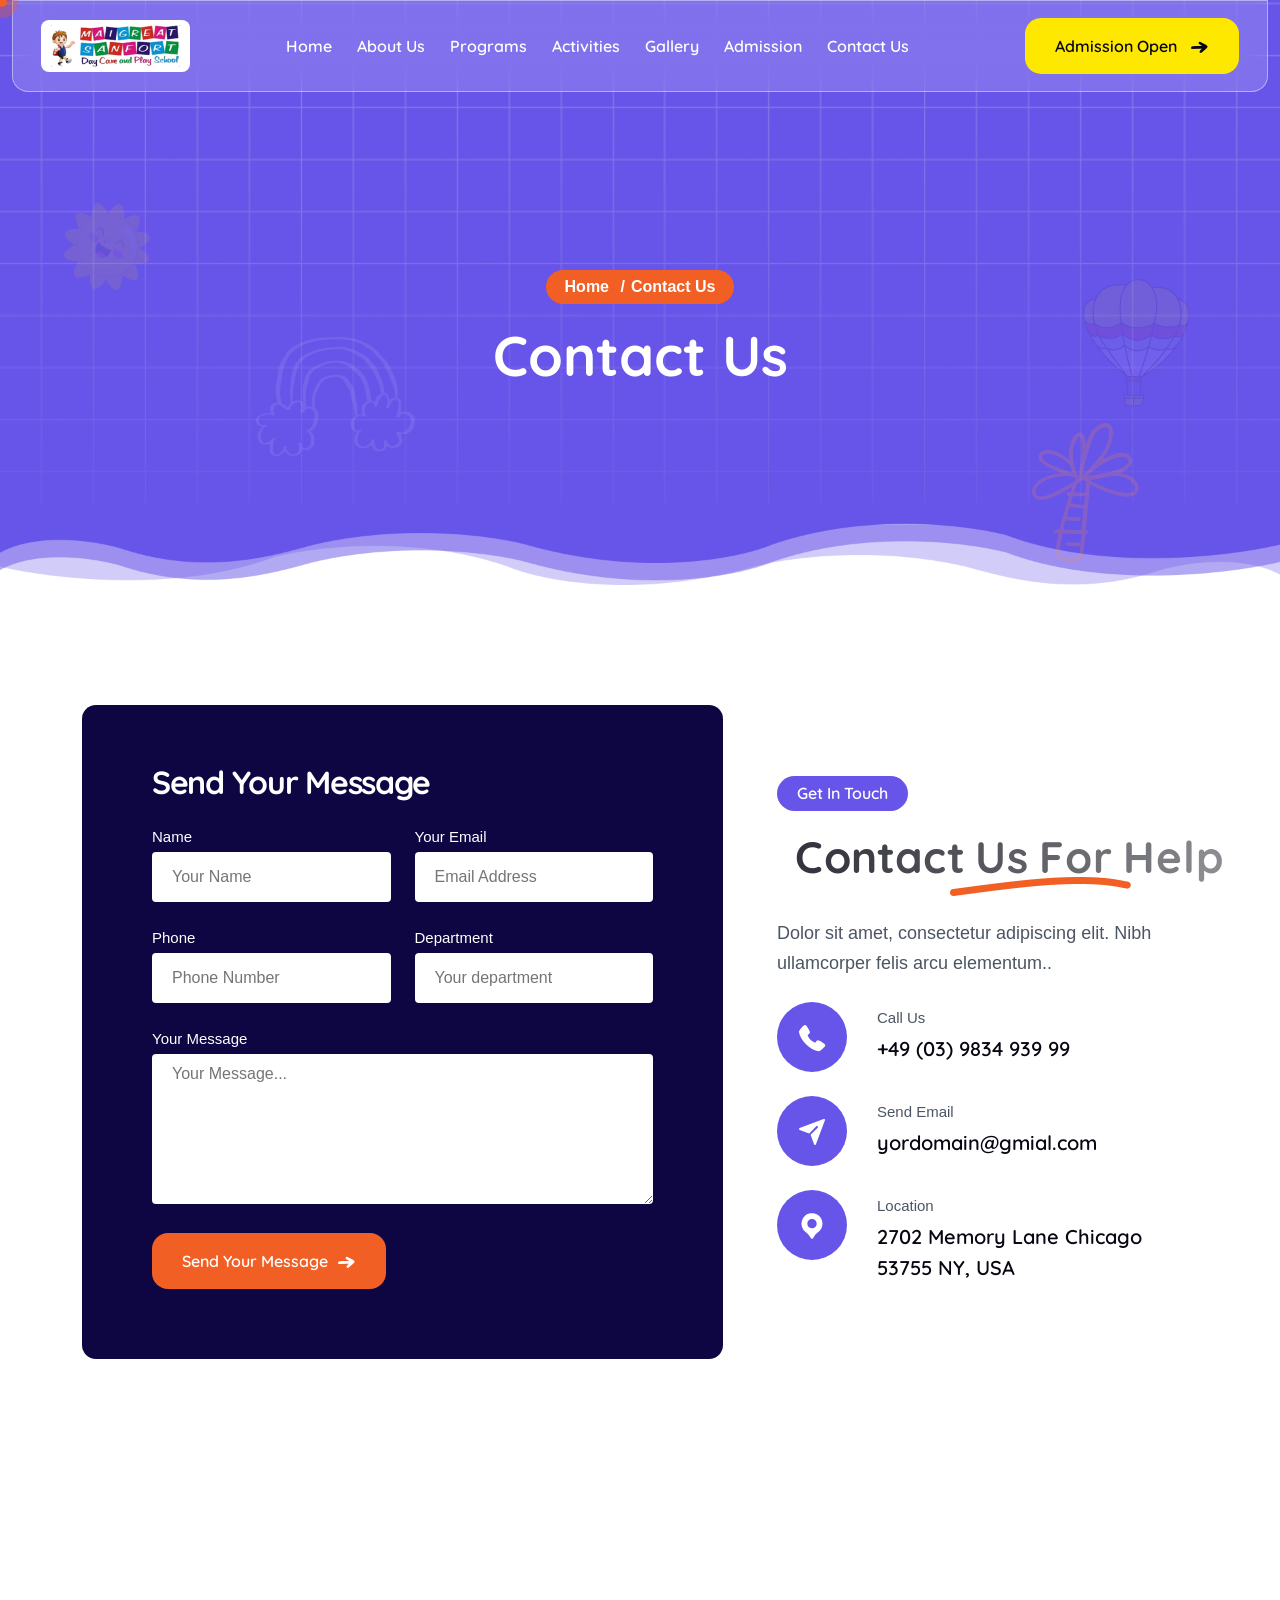
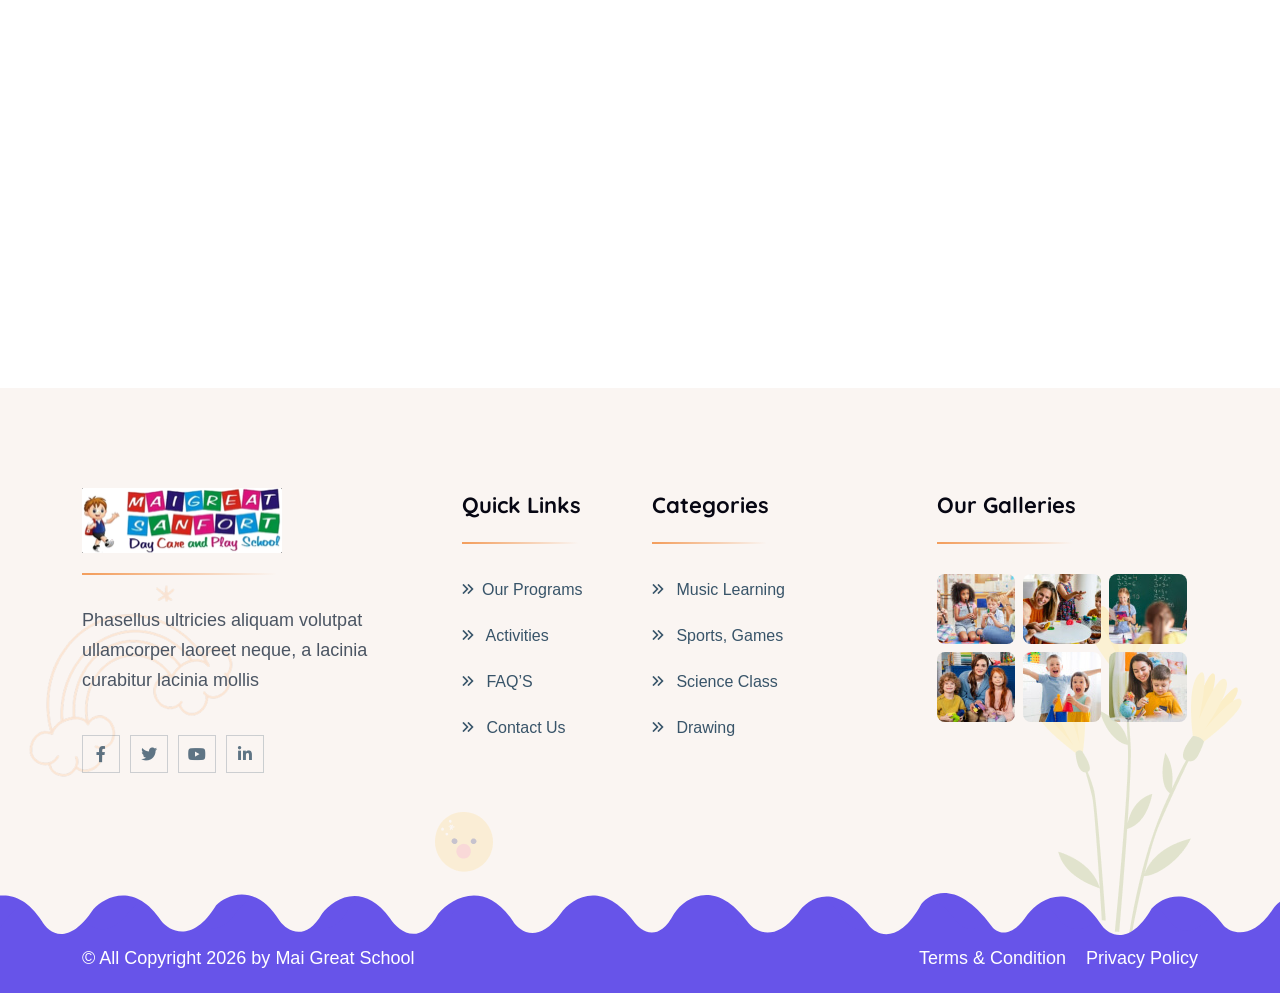
<file: contact.html>
<!DOCTYPE html>
<html lang="en">
<head>
        <!-- ========== Meta Tags ========== -->
        <meta charset="UTF-8">
        <meta http-equiv="X-UA-Compatible" content="IE=edge">
        <meta name="viewport" content="width=device-width, initial-scale=1">
        <meta name="author" content="modinatheme">
        <meta name="description" content="Mai Great School">
        <!-- ======== Page title ============ -->
        <title>Mai Great School</title>
        <!--<< Favicon >>-->
        <link rel="shortcut icon" href="assets/img/favicon.svg">
        <!--<< Bootstrap min.css >>-->
        <link rel="stylesheet" href="assets/css/bootstrap.min.css">
        <!--<< Font Awesome.css >>-->
        <link rel="stylesheet" href="assets/css/font-awesome.css">
        <!--<< Animate.css >>-->
        <link rel="stylesheet" href="assets/css/animate.css">
        <!--<< Magnific Popup.css >>-->
        <link rel="stylesheet" href="assets/css/magnific-popup.css">
        <!--<< MeanMenu.css >>-->
        <link rel="stylesheet" href="assets/css/meanmenu.css">
        <!--<< Odometer.css >>-->
        <link rel="stylesheet" href="assets/css/odometer.css">
        <!--<< Swiper Bundle.css >>-->
        <link rel="stylesheet" href="assets/css/swiper-bundle.min.css">
        <!--<< Nice Select.css >>-->
        <link rel="stylesheet" href="assets/css/nice-select.css">
        <!--<< Icomon.css >>-->
        <link rel="stylesheet" href="assets/css/icomon.css">
        <!--<< Main.css >>-->
        <link rel="stylesheet" href="assets/css/main.css">
    </head>
    <body>

       <!-- Preloader Start -->
<div id="preloader" class="preloader">
            <div class="animation-preloader">
                <div class="spinner">                
                </div>
                <div class="txt-loading">
                    <span data-text-preloader="M" class="letters-loading">
                       M
                    </span>
                    <span data-text-preloader="A" class="letters-loading">
                        A
                    </span>
                    <span data-text-preloader="I" class="letters-loading">
                        I
                    </span>
                    <span data-text-preloader="G" class="letters-loading">
                        G
                    </span>
                    <span data-text-preloader="R" class="letters-loading">
                       R
                    </span>
					<span data-text-preloader="E" class="letters-loading">
                        E
                    </span>
					<span data-text-preloader="A" class="letters-loading">
                       A
                    </span>
					<span data-text-preloader="T" class="letters-loading">
                        T
                    </span>
				
                </div>
                <p class="text-center">Loading</p>
            </div>
            <div class="loader">
                <div class="row">
                    <div class="col-3 loader-section section-left">
                        <div class="bg"></div>
                    </div>
                    <div class="col-3 loader-section section-left">
                        <div class="bg"></div>
                    </div>
                    <div class="col-3 loader-section section-right">
                        <div class="bg"></div>
                    </div>
                    <div class="col-3 loader-section section-right">
                        <div class="bg"></div>
                    </div>
                </div>
            </div>
        </div>

        <!-- Back To Top Start -->
        <button id="back-top" class="back-to-top">
             <i class="far fa-arrow-up"></i>
        </button>

        <!-- MouseCursor Start -->
        <div class="mouseCursor cursor-outer"></div>
        <div class="mouseCursor cursor-inner"></div>
 <!-- Offcanvas Area Start -->
        <div class="fix-area">
            <div class="offcanvas__info">
                <div class="offcanvas__wrapper">
                    <div class="offcanvas__content">
                        <div class="offcanvas__top mb-5 d-flex justify-content-between align-items-center">
                            <div class="offcanvas__logo">
                               <a href="index.html" class="header-logo">
                               <img src="assets/img/logo/logo.jpeg" alt="Mai Great Sanfort" style="height: 52px; width: auto; max-width: 220px; background: white; padding: 5px 10px; border-radius: 8px; object-fit: contain;">
                                 </a>
                            </div>
                            <div class="offcanvas__close">
                                <button>
                                    <i class="fas fa-times"></i>
                                </button>
                            </div>
                        </div>
                        <h3 class="offcanvas-title">Hello There!</h3>
                        <p>Lorem ipsum dolor sit amet consectetur adipisicing elit. Animi natus quasi sunt eum ducimus. </p>
                        <div class="mobile-menu fix mt-3"></div>
                        <div class="social-icon d-flex align-items-center">
                            <a href="javascript:void(0)"><i class="fab fa-facebook-f"></i></a>
                            <a href="javascript:void(0)"><i class="fab fa-twitter"></i></a>
                            <a href="javascript:void(0)"><i class="fab fa-youtube"></i></a>
                            <a href="javascript:void(0)"><i class="fab fa-linkedin-in"></i></a>
                        </div>

                        <div class="offcanvas__contact">
                            <h3>Contact Us</h3>
                            <ul class="contact-list">
                                <li>
                                    <div class="icon">
                                       <i class="far fa-phone-alt"></i>
                                    </div>
                                    <div class="content">
                                        <p>Call Us</p>
                                        <h4><a href="tel:+4903983493999">+91- 9999999999</a></h4>
                                    </div>
                                </li>
                                <li>
                                    <div class="icon">
                                       <i class="fal fa-envelope"></i>
                                    </div>
                                    <div class="content">
                                        <p>Send Email</p>
                                        <h4><a href="mailto:yordomain@gmial.com">nixinfosoft@gmial.com</a></h4>
                                    </div>
                                </li>
                                <li>
                                    <div class="icon">
                                       <i class="fal fa-map-marker-alt"></i>
                                    </div>
                                    <div class="content">
                                        <p>Location</p>
                                        <h4>
                                            Plot No.117 Sector-44, Gurgaon, Haryana 122003
                                        </h4>
                                    </div>
                                </li>
                            </ul>
                        </div>
                       <a href="contact.html" class="theme-btn">Start Learning <i class="icon-arrow-icon"></i></a>
                    </div>
                </div>
            </div>
        </div>
        <div class="offcanvas__overlay"></div>

        <!-- Header Section Start -->
        <header id="header-sticky" class="header-1 header-2">
            <div class="container">
                <div class="mega-menu-wrapper">
                    <div class="header-main">
                        <div class="header-left">
                            <a href="index.html" class="header-logo">
    <img src="assets/img/logo/logo.jpeg" alt="Mai Great Sanfort" style="height: 52px; width: auto; max-width: 220px; background: white; padding: 5px 10px; border-radius: 8px; object-fit: contain;">
</a>
                        </div>
                        <div class="mean__menu-wrapper">
                            <div class="main-menu">
                                <nav id="mobile-menu">
                                    <ul>
                                        <li >
                                            <a href="index.html">
                                                Home
                                            </a>
                                        </li>
                                        <li >
                                            <a href="about.html">
                                                About Us
                                            </a>
                                        </li>
                                            <li>
                                            <a href="program.html">
                                                Programs
                                            </a>
                                        </li>
                                        <li>
                                            <a href="activities.html">
                                                Activities
                                            </a>
                                         
                                        </li>
                                        <li>
                                            <a href="gallery.html">
                                                Gallery
                                            </a>
                                        </li>
                                         <li>
                                            <a href="admissions.html">
                                                Admission
                                            </a>
                                        </li>
										  <li>
                                            <a href="contact.html">
                                                Contact Us
                                            </a>
                                        </li>
                                    </ul>
                                </nav>
                            </div>
                        </div>
                        <div class="header-right d-flex justify-content-end align-items-center">
                            <div class="header-right-icon">
                           
                            
                            </div>

                            <a href="admissionform.html" class="theme-btn">Admission Open <i class="icon-arrow-icon"></i></a>
                            <div class="header__hamburger my-auto d-xl-none">
                                <div class="sidebar__toggle">
                                    <i class="fal fa-bars"></i>
                                </div>
                            </div>
                        </div>
                    </div>
                </div>
            </div>
        </header>
        
        
       
         
        <!-- Breadcrumb Section start --> 
        <div class="breadcrumb-wrapper bg-cover" style="background-image: url('assets/img/breadcrumb-bg.png');"> 
            <div class="sun-shape">
                <img src="assets/img/sun.png" alt="shape-image">
            </div>
            <div class="cloud-shape float-bob-x">
                <img src="assets/img/cloud.png" alt="shape-image">
            </div>
            <div class="perashute-shape float-bob-y">
                <img src="assets/img/perasute.png" alt="shape-image">
            </div>
            <div class="tree-shape">
                <img src="assets/img/tree.png" alt="shape-image">
            </div>
            <div class="bottom-shape">
                <img src="assets/img/breadcrumb-shape.png" alt="img">
            </div>
            <div class="container">
                <div class="page-heading">
                    <ul class="breadcrumb-items wow fadeInUp" data-wow-delay=".3s">
                        <li>
                            <a href="index-2.html">Home</a>
                        </li>
                        <li> Contact Us</li>
                    </ul>
                    <h1 class="char-animation">Contact Us</h1>
                </div>
            </div>
        </div>

         <!-- Contact Section Start -->
        <section class="contact-section-inner section-padding">
            <div class="container">
                <div class="contact-wrapper mt-0 mb-0 contact-wrapper-two">
                    <div class="row g-4 align-items-center">
                        <div class="col-xl-7 col-lg-6">
                            <div class="contact-from contact-from-two">
                                <h2 class="text-white mb-3">Send Your Message</h2>
                                <form action="https://modinathemes.com/kidza-html/contact.php" class="contFrm contFrm-two" method="POST">
                                    <div class="row">
                                        <div class="col-sm-6 wow fadeInRight" data-wow-delay=".4s">
                                            <span>Name</span>
                                            <input type="text" name="name" placeholder="Your Name" class="inptFld">
                                        </div>

                                        <div class="col-sm-6 wow fadeInLeft" data-wow-delay=".4s">
                                            <span>Your Email</span>
                                            <input type="email" name="email" placeholder="Email Address" class="inptFld">
                                        </div>

                                        <div class="col-sm-6 wow fadeInRight" data-wow-delay=".5s">
                                            <span>Phone</span>
                                            <input type="tel" name="phone" placeholder="Phone Number" class="inptFld">
                                        </div>

                                        <div class="col-sm-6 wow fadeInLeft" data-wow-delay=".5s">
                                            <span>Department</span>
                                            <input type="text" name="sub" placeholder="Your department" class="inptFld">
                                        </div>

                                        <div class="col-sm-12 wow fadeInUp" data-wow-delay=".6s">
                                            <span>Your message</span>
                                            <textarea class="inptFld inptFld-2 mb-0" name="message" placeholder="Your Message..."></textarea>
                                        </div>            
                                    </div>
                                </form>
                                <div class="contact-button wow fadeInUp" data-wow-delay=".7s">
                                    <button type="submit" class="theme-btn">Send Your Message<i class="icon-arrow-icon"></i></button>
                                </div>
                            </div>
                        </div>
                        <div class="col-xl-5 col-lg-6">
                            <div class="contact-info-items">
                                <div class="section-title text-center text-lg-start">
                                    <span class="sub-title wow fadeInUp">Get In Touch</span>
                                    <h2 class="char-animation">
                                        Contact <span>Us For Help</span>
                                    </h2>
                                </div>
                                <p class="wow fadeInUp mt-3 mt-md-0 text-center text-lg-start" data-wow-delay=".3s">Dolor sit amet, consectetur adipiscing elit. Nibh <br> ullamcorper felis arcu elementum..</p>
                                <div class="contact-info contact-info-two wow fadeInLeft" data-wow-delay=".3s">
                                    <div class="icon">
                                        <img src="assets/img/contact/phone.svg" alt="icon-image">
                                    </div>
                                    <div class="content">
                                        <span>Call Us</span>
                                        <h3> 
                                            <a href="tel:+00479394888">+49 (03) 9834 939 99</a>
                                        </h3>
                                    </div>
                                </div>
                                <div class="contact-info contact-info-two wow fadeInLeft" data-wow-delay=".5s">
                                    <div class="icon">
                                        <img src="assets/img/contact/share.svg" alt="icon-image">
                                    </div>
                                    <div class="content">
                                        <span>Send Email</span>
                                        <h3> 
                                            <a href="mailto:helloseoz@gmial.com">yordomain@gmial.com</a>
                                        </h3>
                                    </div>
                                </div>
                                <div class="contact-info contact-info-two wow fadeInLeft" data-wow-delay=".7s">
                                    <div class="icon">
                                        <img src="assets/img/contact/location01.svg" alt="icon-image">
                                    </div>
                                    <div class="content">
                                        <span>Location</span>
                                        <h3>2702 Memory Lane Chicago <br> 53755 NY, USA</h3>
                                    </div>
                                </div>
                            </div>
                        </div>
                    </div>
                </div>
            </div>
        </section>
          
        <!-- Map Section Start -->
        <div class="map-section">
            <div class="map-items">
                <div class="googpemap">
                    <iframe src="https://www.google.com/maps/embed?pb=!1m18!1m12!1m3!1d6678.7619084840835!2d144.9618311901502!3d-37.81450084255415!2m3!1f0!2f0!3f0!3m2!1i1024!2i768!4f13.1!3m3!1m2!1s0x6ad642b4758afc1d%3A0x3119cc820fdfc62e!2sEnvato!5e0!3m2!1sen!2sbd!4v1641984054261!5m2!1sen!2sbd" style="border:0;" allowfullscreen="" loading="lazy"></iframe>
                </div>
            </div>
        </div>

<!-- ===== FIXED ADMISSION POPUP - GitHub Pages Working ===== -->
<div id="admissionPopup" style="position:fixed; top:0; left:0; width:100%; height:100%; z-index:999999; display:none; align-items:center; justify-content:center; padding:15px;">
    <div id="admissionOverlay" style="position:absolute; top:0; left:0; width:100%; height:100%; background:rgba(0,0,0,0.6); backdrop-filter:blur(4px);"></div>
    <div style="position:relative; background:white; width:100%; max-width:450px; border-radius:25px; padding:30px; box-shadow:0 20px 60px rgba(0,0,0,0.3); max-height:90vh; overflow-y:auto;">
        <button id="closeAdmission" style="position:absolute; top:15px; right:15px; width:35px; height:35px; background:#f2f2f2; border:none; border-radius:50%; font-size:22px; cursor:pointer;">×</button>
        <div class="text-center mb-3">
            <span style="background:#FFF0E6; color:#FF6B35; padding:6px 18px; border-radius:20px; font-size:12px; font-weight:700;">ADMISSION OPEN 2026-27</span>
            <h3 class="mt-3 mb-1">Quick Enquiry Form</h3>
            <p style="font-size:13px; color:#777;">Fill karein, 30 min me call ayega!</p>
        </div>
        <form id="popupAdmissionForm">
            <div style="display:flex; flex-direction:column; gap:12px;">
                <input type="text" required placeholder="Child Name *" style="height:50px; border-radius:12px; background:#f8f8f8; border:1px solid #eee; padding:0 15px; width:100%;">
                <div style="display:flex; gap:12px;">
                    <input type="text" required placeholder="Parent Name *" style="height:50px; border-radius:12px; background:#f8f8f8; border:1px solid #eee; padding:0 15px; width:50%;">
                    <input type="tel" required placeholder="Mobile Number *" pattern="[0-9]{10}" style="height:50px; border-radius:12px; background:#f8f8f8; border:1px solid #eee; padding:0 15px; width:50%;">
                </div>
                <select required style="height:50px; border-radius:12px; background:#f8f8f8; border:1px solid #eee; padding:0 15px; width:100%;">
                    <option value="">Select Class *</option>
                    <option>Play Group (1.5-2.5 Yrs)</option>
                    <option>Pre-Nursery (2.5-3.5 Yrs)</option>
                    <option>Nursery (3.5-4.5 Yrs)</option>
                    <option>KG (4.5-5.5 Yrs)</option>
                    <option>Day Care</option>
                </select>
                <textarea placeholder="Message (Optional)" rows="2" style="border-radius:12px; background:#f8f8f8; border:1px solid #eee; padding:10px 15px; width:100%;"></textarea>
                <button type="submit" style="width:100%; height:50px; background:#FF6B35; color:white; border:none; border-radius:12px; font-weight:600; cursor:pointer;">Submit Now</button>
                <p style="text-align:center; font-size:10px; color:#999; margin:0;">🔒 100% Safe & Secure</p>
            </div>
        </form>
    </div>
</div>

<script>
// GitHub Pages Fix
window.addEventListener('load', function() {
    var popup = document.getElementById('admissionPopup');
    var overlay = document.getElementById('admissionOverlay');
    var closeBtn = document.getElementById('closeAdmission');
    
    function openPopup(e){
        if(e) e.preventDefault();
        popup.style.display = 'flex';
        document.body.style.overflow = 'hidden';
    }
    function closePopup(){
        popup.style.display = 'none';
        document.body.style.overflow = '';
    }

    // Saare Admission buttons ko pakdo
    document.querySelectorAll('a').forEach(function(a){
        var txt = a.textContent.toLowerCase();
        if(txt.includes('admission open') || txt.includes('admission')){
            a.addEventListener('click', openPopup);
        }
    });

    closeBtn.addEventListener('click', closePopup);
    overlay.addEventListener('click', closePopup);

    document.getElementById('popupAdmissionForm').addEventListener('submit', function(e){
        e.preventDefault();
        alert('Thank you! Form submitted. Team jaldi call karegi.');
        closePopup();
        this.reset();
    });
});
</script>
<!-- ===== FIXED END ===== -->

<!-- Admission Form Popup Modal End -->
          <!-- Footer Section Start -->
        <footer class="footer-section footer-section-three fix">
            <div class="sky-shape">
                <img src="assets/img/footer/sky2.png" alt="shape-img">
            </div>
            <div class="emoji-shape">
                <img src="assets/img/footer/emoji2.png" alt="shape-img">
            </div>
            <div class="flower-shape">
                <img src="assets/img/footer/flower.png" alt="shape-img">
            </div>
            <div class="container">
                <div class="footer-widgets-wrapper footer-widgets-wrapper3s">
                    <div class="row">
                        <div class="col-xl-4 col-lg-4 col-md-6 wow fadeInUp" data-wow-delay=".2s">
                            <div class="single-footer-widget single-footer-widget-3">
                                <div class="widget-head">
                                    <a href="index.html">
                                       <img src="assets/img/logo/logo.jpeg" alt="Mai Great Sanfort" style="height: 65px; width: auto;">
                                    </a>
                                </div>
                                <div class="widget-content">
                                    <p>Phasellus ultricies aliquam volutpat <br> ullamcorper laoreet neque, a lacinia <br> curabitur lacinia mollis</p>
                                    <ul class="social-icon social-icon-3">
                                        <li>
                                            <a href="#"><i class="fab fa-facebook-f"></i></a>
                                        </li>
                                        <li>
                                            <a href="#"><i class="fab fa-twitter"></i></a>
                                        </li>
                                        <li>
                                            <a href="#"><i class="fab fa-youtube"></i></a>
                                        </li>
                                        <li>
                                            <a href="#"><i class="fab fa-linkedin-in"></i></a>
                                        </li>
                                    </ul>
                                </div>
                            </div>
                        </div>
                        <div class="col-xl-2 col-lg-4 col-md-6 col-sm-6 col-6 wow fadeInUp" data-wow-delay=".4s">
                            <div class="single-footer-widget single-footer-widget-3">
                                <div class="widget-head">
                                    <h3>Quick Links</h3>
                                </div>
                                <div class="widget-content">
                                    <ul class="list-area list-area-3">
                                        <li><a href="program.html"><i class="fas fa-angle-double-right"></i>Our Programs</a></li>
                                        <li><a href="activities.html"><i class="fas fa-angle-double-right"></i> Activities</a></li>
                                        <li><a href="faq.html"><i class="fas fa-angle-double-right"></i> FAQ’S</a></li>
                                        <li><a href="contact.html"><i class="fas fa-angle-double-right"></i> Contact Us</a></li>
                                    </ul>
                                </div>
                            </div>
                        </div>
                        <div class="col-xl-3 col-lg-4 col-md-6 col-sm-6 col-6 wow fadeInUp" data-wow-delay=".6s">
                            <div class="single-footer-widget single-footer-widget-3">
                                <div class="widget-head">
                                    <h3>Categories</h3>
                                </div>
                                <div class="widget-content">
                                    <ul class="list-area list-area-3">
                                        <li><a href="program-details.html"><i class="fas fa-angle-double-right"></i> Music Learning</a></li>
                                        <li><a href="program-details.html"><i class="fas fa-angle-double-right"></i> Sports, Games</a></li>
                                        <li><a href="program-details.html"><i class="fas fa-angle-double-right"></i> Science Class</a></li>
                                        <li><a href="program-details.html"><i class="fas fa-angle-double-right"></i> Drawing</a></li>
                                    </ul>
                                </div>
                            </div>
                        </div>
                        <div class="col-xl-3 col-lg-4 col-md-6 col-sm-6 col-9 wow fadeInUp" data-wow-delay=".8s">
                            <div class="single-footer-widget single-footer-widget-3">
                                <div class="widget-head">
                                    <h3>Our Galleries</h3>
                                </div>
                                <div class="widget-footer-gallery">
                                    <div class="gallery-wrap">
                                        <div class="gallery-thumb">
                                            <a href="#">
                                                <img src="assets/img/footer/image1.jpg" alt="footer-image"><i class="fab fa-instagram"></i>                                              
                                            </a>
                                        </div>
                                        <div class="gallery-thumb">
                                            <a href="#">
                                                <img src="assets/img/footer/image2.jpg" alt="footer-image"><i class="fab fa-instagram"></i>
                                            </a>
                                        </div>
                                        <div class="gallery-thumb">
                                            <a href="#">
                                                <img src="assets/img/footer/image3.jpg" alt="footer-image"><i class="fab fa-instagram"></i>
                                            </a>
                                        </div>
                                    </div>

                                    <div class="gallery-wrap">
                                        <div class="gallery-thumb">
                                            <a href="#">
                                                <img src="assets/img/footer/image4.jpg" alt="footer-image"><i class="fab fa-instagram"></i>
                                            </a>
                                        </div>
                                        <div class="gallery-thumb">
                                            <a href="#">
                                                <img src="assets/img/footer/image5.jpg" alt="footer-image"><i class="fab fa-instagram"></i>
                                            </a>
                                        </div>
                                        <div class="gallery-thumb">
                                            <a href="#">
                                                <img src="assets/img/footer/image6.jpg" alt="footer-image"><i class="fab fa-instagram"></i>
                                            </a>
                                        </div>
                                    </div>
                                </div>
                            </div>
                        </div>
                    </div>
                </div>
            </div>
            <div class="footer-bottom">
                <div class="f-bottom-bg">
                    <img src="assets/img/footer/footer-bg-3.png" alt="footer-image">
                </div>
                <div class="container">
                    <div class="footer-wrapper d-flex align-items-center justify-content-between">
                        <p class="wow fadeInLeft" data-wow-delay=".4s">
                            © All Copyright 2026 by  <a href="index.html">Mai Great School</a>
                        </p>
                        <ul class="footer-menu wow fadeInRight" data-wow-delay=".4s">
                            <li>
                                <a href="contact.html">Terms &amp; Condition</a>
                            </li>
                            <li>
                                <a href="contact.html">Privacy Policy</a>
                            </li>
                        </ul>
                    </div>
                </div>
            </div>
        </footer> 



        <!--<< All JS Plugins >>-->
        <script src="assets/js/jquery-3.7.1.min.js"></script>
        <!--<< Bootstrap Js >>-->
        <script src="assets/js/bootstrap.bundle.min.js"></script>
        <!--<< Nice Select Js >>-->
        <script src="assets/js/jquery.nice-select.min.js"></script>
        <!--<< Odometer Js >>-->
        <script src="assets/js/odometer.min.js"></script>
        <!--<< Appear Js >>-->
        <script src="assets/js/jquery.appear.min.js"></script>
        <!--<< Swiper Slider Js >>-->
        <script src="assets/js/swiper-bundle.min.js"></script>
        <!--<< MeanMenu Js >>-->
        <script src="assets/js/jquery.meanmenu.min.js"></script>
        <!--<< Magnific Popup Js >>-->
        <script src="assets/js/jquery.magnific-popup.min.js"></script>
        <!--<< Wow Animation Js >>-->
        <script src="assets/js/wow.min.js"></script>
        <!--<< Gsap Animation Js >>-->
        <script src="assets/js/gsap.min.js"></script>
        <!--<< ScrollTrigger Js >>-->
        <script src="assets/js/ScrollTrigger.min.js"></script>
        <!--<< SplitText Js >>-->
        <script src="assets/js/SplitText.min.js"></script>
        <!--<< splitType Js >>-->
        <script src="assets/js/splitType.js"></script>
        <!--<< Main.js >>-->
        <script src="assets/js/main.js"></script>
        

    </body>
</html>
</file>
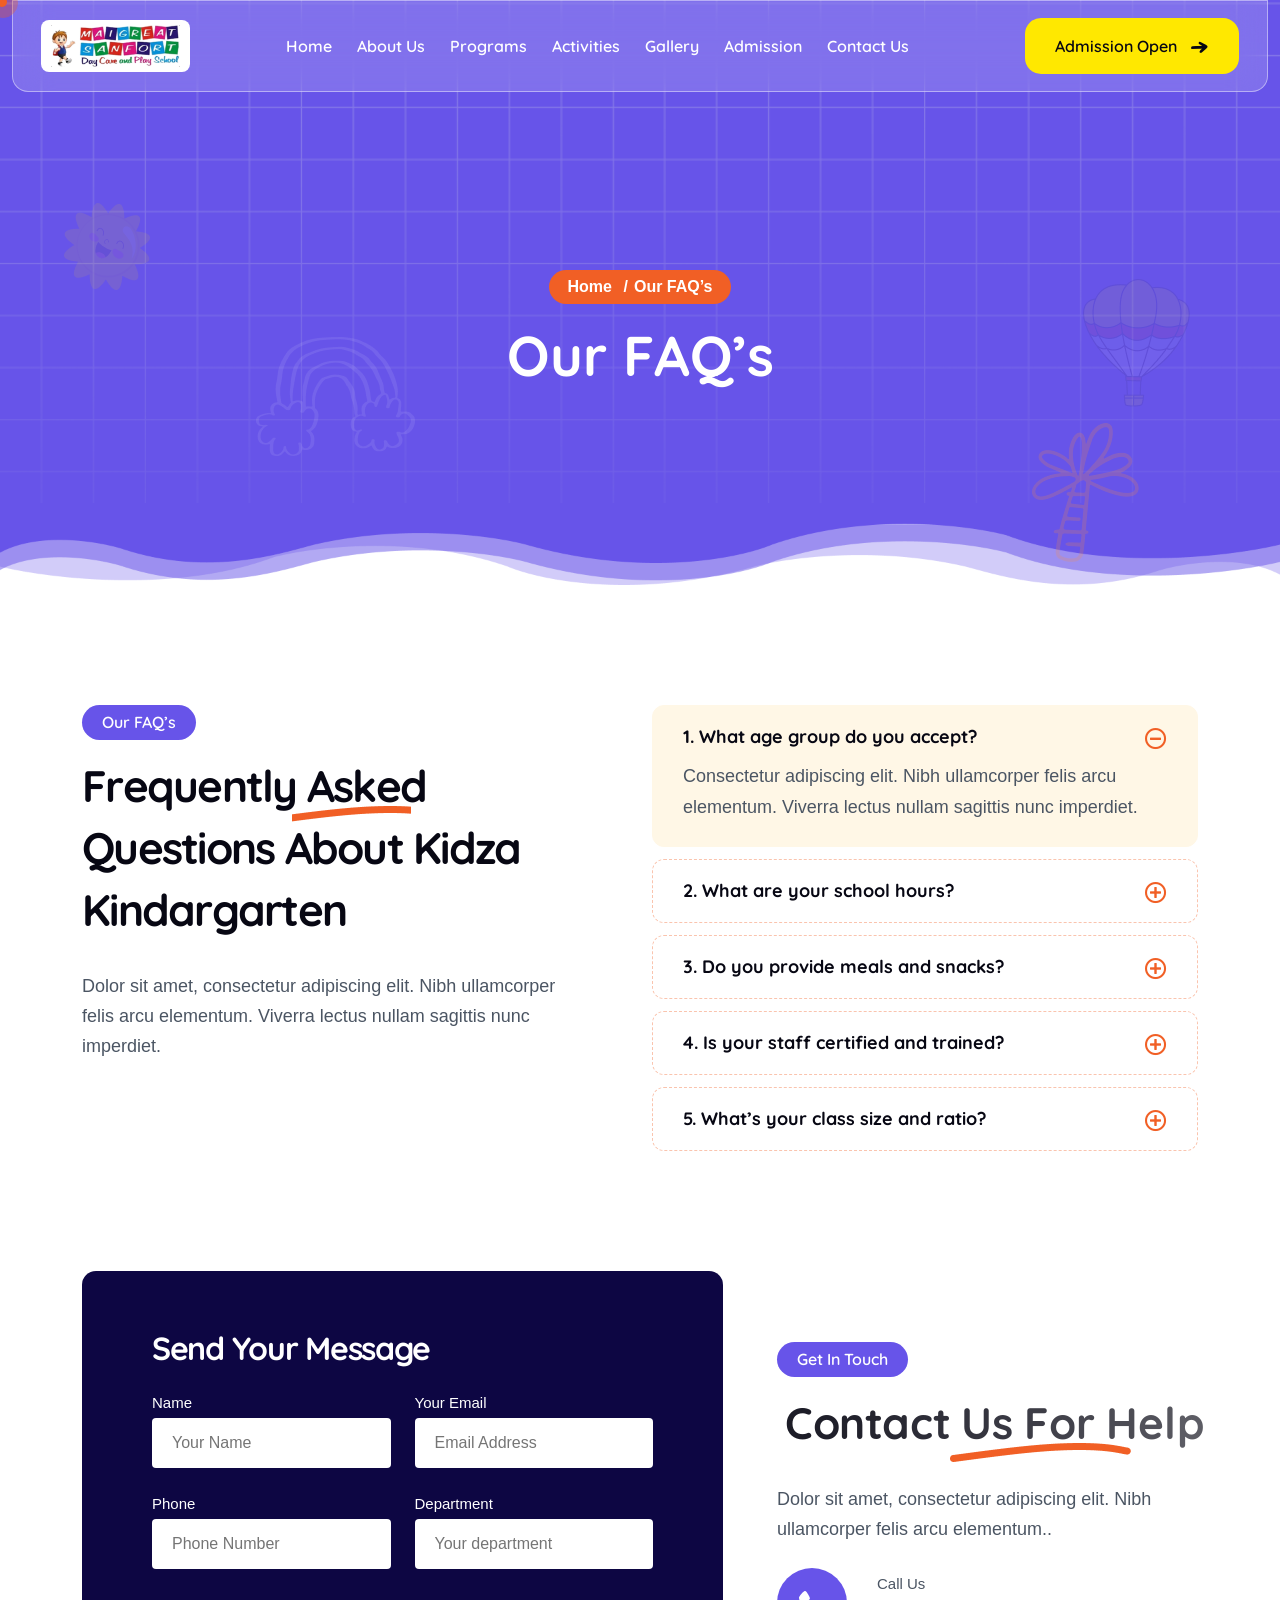
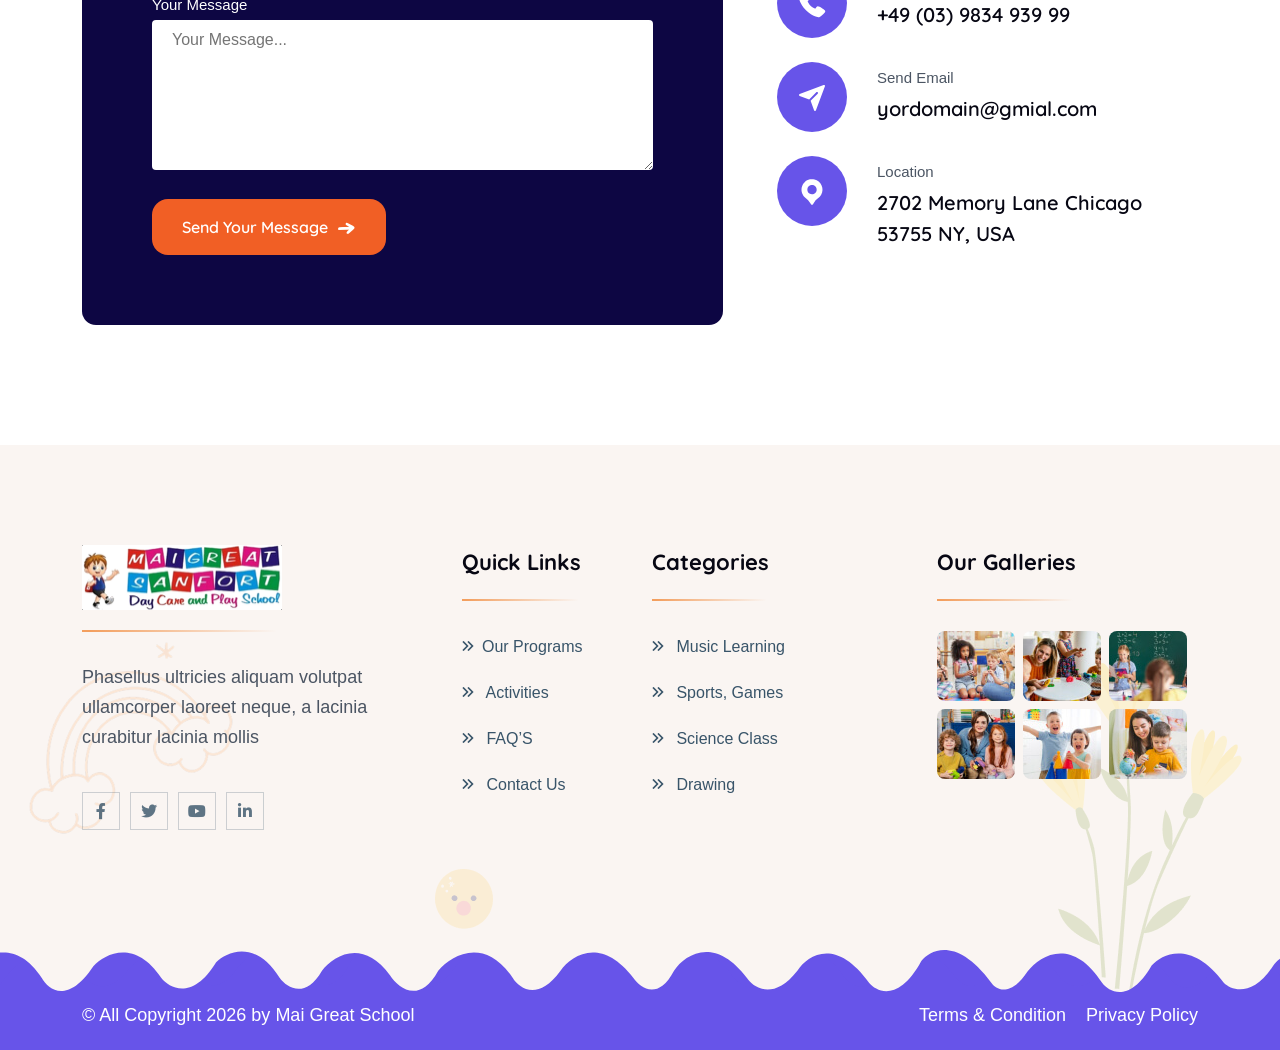
<file: faq.html>
<!DOCTYPE html>
<html lang="en">
<head>
        <!-- ========== Meta Tags ========== -->
        <meta charset="UTF-8">
        <meta http-equiv="X-UA-Compatible" content="IE=edge">
        <meta name="viewport" content="width=device-width, initial-scale=1">
        <meta name="author" content="modinatheme">
        <meta name="description" content="Mai Great School">
        <!-- ======== Page title ============ -->
        <title>Mai Great School</title>
        <!--<< Favicon >>-->
        <link rel="shortcut icon" href="assets/img/favicon.svg">
        <!--<< Bootstrap min.css >>-->
        <link rel="stylesheet" href="assets/css/bootstrap.min.css">
        <!--<< Font Awesome.css >>-->
        <link rel="stylesheet" href="assets/css/font-awesome.css">
        <!--<< Animate.css >>-->
        <link rel="stylesheet" href="assets/css/animate.css">
        <!--<< Magnific Popup.css >>-->
        <link rel="stylesheet" href="assets/css/magnific-popup.css">
        <!--<< MeanMenu.css >>-->
        <link rel="stylesheet" href="assets/css/meanmenu.css">
        <!--<< Odometer.css >>-->
        <link rel="stylesheet" href="assets/css/odometer.css">
        <!--<< Swiper Bundle.css >>-->
        <link rel="stylesheet" href="assets/css/swiper-bundle.min.css">
        <!--<< Nice Select.css >>-->
        <link rel="stylesheet" href="assets/css/nice-select.css">
        <!--<< Icomon.css >>-->
        <link rel="stylesheet" href="assets/css/icomon.css">
        <!--<< Main.css >>-->
        <link rel="stylesheet" href="assets/css/main.css">
        
    </head>
    <body>

       <!-- Preloader Start -->
        <div id="preloader" class="preloader">
            <div class="animation-preloader">
                <div class="spinner">                
                </div>
                <div class="txt-loading">
                    <span data-text-preloader="M" class="letters-loading">
                       M
                    </span>
                    <span data-text-preloader="A" class="letters-loading">
                        A
                    </span>
                    <span data-text-preloader="I" class="letters-loading">
                        I
                    </span>
                    <span data-text-preloader="G" class="letters-loading">
                        G
                    </span>
                    <span data-text-preloader="R" class="letters-loading">
                       R
                    </span>
					<span data-text-preloader="E" class="letters-loading">
                        E
                    </span>
					<span data-text-preloader="A" class="letters-loading">
                       A
                    </span>
					<span data-text-preloader="T" class="letters-loading">
                        T
                    </span>
				
                </div>
                <p class="text-center">Loading</p>
            </div>
            <div class="loader">
                <div class="row">
                    <div class="col-3 loader-section section-left">
                        <div class="bg"></div>
                    </div>
                    <div class="col-3 loader-section section-left">
                        <div class="bg"></div>
                    </div>
                    <div class="col-3 loader-section section-right">
                        <div class="bg"></div>
                    </div>
                    <div class="col-3 loader-section section-right">
                        <div class="bg"></div>
                    </div>
                </div>
            </div>
        </div>

        <!-- Back To Top Start -->
        <button id="back-top" class="back-to-top">
             <i class="far fa-arrow-up"></i>
        </button>

        <!-- MouseCursor Start -->
        <div class="mouseCursor cursor-outer"></div>
        <div class="mouseCursor cursor-inner"></div>

        <!-- Offcanvas Area Start -->
        <div class="fix-area">
            <div class="offcanvas__info">
                <div class="offcanvas__wrapper">
                    <div class="offcanvas__content">
                        <div class="offcanvas__top mb-5 d-flex justify-content-between align-items-center">
                            <div class="offcanvas__logo">
                               <a href="index.html" class="header-logo">
                               <img src="assets/img/logo/logo.jpeg" alt="Mai Great Sanfort" style="height: 52px; width: auto; max-width: 220px; background: white; padding: 5px 10px; border-radius: 8px; object-fit: contain;">
                                 </a>
                            </div>
                            <div class="offcanvas__close">
                                <button>
                                    <i class="fas fa-times"></i>
                                </button>
                            </div>
                        </div>
                        <h3 class="offcanvas-title">Hello There!</h3>
                        <p>Lorem ipsum dolor sit amet consectetur adipisicing elit. Animi natus quasi sunt eum ducimus. </p>
                        <div class="mobile-menu fix mt-3"></div>
                        <div class="social-icon d-flex align-items-center">
                            <a href="javascript:void(0)"><i class="fab fa-facebook-f"></i></a>
                            <a href="javascript:void(0)"><i class="fab fa-twitter"></i></a>
                            <a href="javascript:void(0)"><i class="fab fa-youtube"></i></a>
                            <a href="javascript:void(0)"><i class="fab fa-linkedin-in"></i></a>
                        </div>

                        <div class="offcanvas__contact">
                            <h3>Contact Us</h3>
                            <ul class="contact-list">
                                <li>
                                    <div class="icon">
                                       <i class="far fa-phone-alt"></i>
                                    </div>
                                    <div class="content">
                                        <p>Call Us</p>
                                        <h4><a href="tel:+4903983493999">+91- 9999999999</a></h4>
                                    </div>
                                </li>
                                <li>
                                    <div class="icon">
                                       <i class="fal fa-envelope"></i>
                                    </div>
                                    <div class="content">
                                        <p>Send Email</p>
                                        <h4><a href="mailto:yordomain@gmial.com">nixinfosoft@gmial.com</a></h4>
                                    </div>
                                </li>
                                <li>
                                    <div class="icon">
                                       <i class="fal fa-map-marker-alt"></i>
                                    </div>
                                    <div class="content">
                                        <p>Location</p>
                                        <h4>
                                            Plot No.117 Sector-44, Gurgaon, Haryana 122003
                                        </h4>
                                    </div>
                                </li>
                            </ul>
                        </div>
                       <a href="contact.html" class="theme-btn">Start Learning <i class="icon-arrow-icon"></i></a>
                    </div>
                </div>
            </div>
        </div>
        <div class="offcanvas__overlay"></div>

        <!-- Header Section Start -->
        <header id="header-sticky" class="header-1 header-2">
            <div class="container">
                <div class="mega-menu-wrapper">
                    <div class="header-main">
                        <div class="header-left">
                            <a href="index.html" class="header-logo">
    <img src="assets/img/logo/logo.jpeg" alt="Mai Great Sanfort" style="height: 52px; width: auto; max-width: 220px; background: white; padding: 5px 10px; border-radius: 8px; object-fit: contain;">
</a>
                        </div>
                        <div class="mean__menu-wrapper">
                            <div class="main-menu">
                                <nav id="mobile-menu">
                                    <ul>
                                        <li >
                                            <a href="index.html">
                                                Home
                                            </a>
                                        </li>
                                        <li >
                                            <a href="about.html">
                                                About Us
                                            </a>
                                        </li>
                                            <li>
                                            <a href="program.html">
                                                Programs
                                            </a>
                                        </li>
                                        <li>
                                            <a href="activities.html">
                                                Activities
                                            </a>
                                         
                                        </li>
                                        <li>
                                            <a href="gallery.html">
                                                Gallery
                                            </a>
                                        </li>
                                           <li>
                                            <a href="admissions.html">
                                                Admission
                                            </a>
                                        </li>
										  <li>
                                            <a href="contact.html">
                                                Contact Us
                                            </a>
                                        </li>
                                    </ul>
                                </nav>
                            </div>
                        </div>
                        <div class="header-right d-flex justify-content-end align-items-center">
                            <div class="header-right-icon">
                            
                            
                            </div>
                            <a href="#" class="theme-btn">Admission Open <i class="icon-arrow-icon"></i></a>
                            <div class="header__hamburger my-auto d-xl-none">
                                <div class="sidebar__toggle">
                                    <i class="fal fa-bars"></i>
                                </div>
                            </div>
                        </div>
                    </div>
                </div>
            </div>
        </header>

        <!-- Breadcrumb Section start --> 
        <div class="breadcrumb-wrapper bg-cover" style="background-image: url('assets/img/breadcrumb-bg.png');"> 
            <div class="sun-shape">
                <img src="assets/img/sun.png" alt="shape-image">
            </div>
            <div class="cloud-shape float-bob-x">
                <img src="assets/img/cloud.png" alt="shape-image">
            </div>
            <div class="perashute-shape float-bob-y">
                <img src="assets/img/perasute.png" alt="shape-image">
            </div>
            <div class="tree-shape">
                <img src="assets/img/tree.png" alt="shape-image">
            </div>
            <div class="bottom-shape">
                <img src="assets/img/breadcrumb-shape.png" alt="img">
            </div>
            <div class="container">
                <div class="page-heading">
                    <ul class="breadcrumb-items wow fadeInUp" data-wow-delay=".3s">
                        <li>
                            <a href="index-2.html">Home</a>
                        </li>
                        <li>Our FAQ’s</li>
                    </ul>
                    <h1 class="char-animation">Our FAQ’s</h1>
                </div>
            </div>
        </div>

        <!-- Faq Section Start -->
        <section class="faq-section section-padding pb-0 fix">
            <div class="container">
                <div class="faq-wrapper">
                    <div class="row g-4">
                        <div class="col-lg-6">
                            <div class="faq-tittle">
                                <div class="section-title">
                                    <span class="sub-title wow fadeInUp">Our FAQ’s</span>
                                    <h2 class="char-animation">
                                        Frequently <span>Asked</span> <br> Questions About Kidza Kindargarten
                                    </h2>
                                </div>
                                <p class="mt-3 mt-md-0 wow fadeInUp" data-wow-delay=".5s">Dolor sit amet, consectetur adipiscing elit. Nibh ullamcorper <br> felis arcu elementum. Viverra lectus nullam sagittis nunc <br> imperdiet.</p>
                            </div>
                        </div>
                        <div class="col-lg-6">
                            <div class="faq-box-item">
                                <ul class="accordion-box">
                                    <!--Block-->
                                    <li class="accordion block active-block wow fadeInUp">
                                        <div class="acc-btn active">
                                        1. What age group do you accept?
                                            <div class="icon far fa-plus-circle"></div>
                                        </div>
                                        <div class="acc-content current">
                                            <div class="content">
                                                <div class="text">
                                               Consectetur adipiscing elit. Nibh ullamcorper felis arcu elementum. Viverra lectus nullam sagittis nunc imperdiet.
                                                </div>
                                            </div>
                                        </div>
                                    </li>
                                    <!--Block-->
                                    <li class="accordion block wow fadeInUp" data-wow-delay=".2s">
                                        <div class="acc-btn">
                                        2. What are your school hours?
                                            <div class="icon far fa-plus-circle"></div>
                                        </div>
                                        <div class="acc-content">
                                            <div class="content">
                                            <div class="text">
                                              Consectetur adipiscing elit. Nibh ullamcorper felis arcu elementum. Viverra lectus nullam sagittis nunc imperdiet.
                                                </div>
                                            </div>
                                        </div>
                                    </li>
                                    <!--Block-->
                                    <li class="accordion block wow fadeInUp" data-wow-delay=".4s">
                                        <div class="acc-btn">
                                       3. Do you provide meals and snacks?
                                            <div class="icon far fa-plus-circle"></div>
                                        </div>
                                        <div class="acc-content">
                                            <div class="content">
                                                <div class="text">
                                               Consectetur adipiscing elit. Nibh ullamcorper felis arcu elementum. Viverra lectus nullam sagittis nunc imperdiet.
                                                </div>
                                            </div>
                                        </div>
                                    </li>
                                    <!--Block-->
                                    <li class="accordion block wow fadeInUp" data-wow-delay=".6s">
                                        <div class="acc-btn">
                                       4. Is your staff certified and trained?
                                            <div class="icon far fa-plus-circle"></div>
                                        </div>
                                        <div class="acc-content">
                                            <div class="content">
                                                <div class="text">
                                               Consectetur adipiscing elit. Nibh ullamcorper felis arcu elementum. Viverra lectus nullam sagittis nunc imperdiet.
                                                </div>
                                            </div>
                                        </div>
                                    </li>
                                    <!--Block-->
                                    <li class="accordion block wow fadeInUp" data-wow-delay=".8s">
                                        <div class="acc-btn">
                                       5. What’s your class size and ratio?
                                            <div class="icon far fa-plus-circle"></div>
                                        </div>
                                        <div class="acc-content">
                                            <div class="content">
                                                <div class="text">
                                                Consectetur adipiscing elit. Nibh ullamcorper felis arcu elementum. Viverra lectus nullam sagittis nunc imperdiet.
                                                </div>
                                            </div>
                                        </div>
                                    </li>
                                </ul>
                            </div>
                        </div>
                    </div>
                </div>
            </div>
        </section>

         <!-- Contact Section Start -->
        <section class="contact-section-inner section-padding">
            <div class="container">
                <div class="contact-wrapper mt-0 mb-0 contact-wrapper-two">
                    <div class="row g-4 align-items-center">
                        <div class="col-xl-7 col-lg-6">
                            <div class="contact-from contact-from-two">
                                <h2 class="text-white mb-3">Send Your Message</h2>
                                <form action="#" class="contFrm contFrm-two" method="POST">
                                    <div class="row">
                                        <div class="col-sm-6 wow fadeInRight" data-wow-delay=".4s">
                                            <span>Name</span>
                                            <input type="text" name="name" placeholder="Your Name" class="inptFld">
                                        </div>

                                        <div class="col-sm-6 wow fadeInLeft" data-wow-delay=".4s">
                                            <span>Your Email</span>
                                            <input type="email" name="email" placeholder="Email Address" class="inptFld">
                                        </div>

                                        <div class="col-sm-6 wow fadeInRight" data-wow-delay=".5s">
                                            <span>Phone</span>
                                            <input type="tel" name="phone" placeholder="Phone Number" class="inptFld">
                                        </div>

                                        <div class="col-sm-6 wow fadeInLeft" data-wow-delay=".5s">
                                            <span>Department</span>
                                            <input type="text" name="sub" placeholder="Your department" class="inptFld">
                                        </div>

                                        <div class="col-sm-12 wow fadeInUp" data-wow-delay=".6s">
                                            <span>Your message</span>
                                            <textarea class="inptFld inptFld-2 mb-0" name="message" placeholder="Your Message..."></textarea>
                                        </div>            
                                    </div>
                                </form>
                                <div class="contact-button wow fadeInUp" data-wow-delay=".7s">
                                    <button type="submit" class="theme-btn">Send Your Message<i class="icon-arrow-icon"></i></button>
                                </div>
                            </div>
                        </div>
                        <div class="col-xl-5 col-lg-6">
                            <div class="contact-info-items">
                                <div class="section-title text-center text-lg-start">
                                    <span class="sub-title wow fadeInUp">Get In Touch</span>
                                    <h2 class="char-animation">
                                        Contact <span>Us For Help</span>
                                    </h2>
                                </div>
                                <p class="wow fadeInUp mt-3 mt-md-0 text-center text-lg-start" data-wow-delay=".3s">Dolor sit amet, consectetur adipiscing elit. Nibh <br> ullamcorper felis arcu elementum..</p>
                                <div class="contact-info contact-info-two wow fadeInLeft" data-wow-delay=".3s">
                                    <div class="icon">
                                        <img src="assets/img/contact/phone.svg" alt="icon-image">
                                    </div>
                                    <div class="content">
                                        <span>Call Us</span>
                                        <h3> 
                                            <a href="tel:+00479394888">+49 (03) 9834 939 99</a>
                                        </h3>
                                    </div>
                                </div>
                                <div class="contact-info contact-info-two wow fadeInLeft" data-wow-delay=".5s">
                                    <div class="icon">
                                        <img src="assets/img/contact/share.svg" alt="icon-image">
                                    </div>
                                    <div class="content">
                                        <span>Send Email</span>
                                        <h3> 
                                            <a href="mailto:helloseoz@gmial.com">yordomain@gmial.com</a>
                                        </h3>
                                    </div>
                                </div>
                                <div class="contact-info contact-info-two wow fadeInLeft" data-wow-delay=".7s">
                                    <div class="icon">
                                        <img src="assets/img/contact/location01.svg" alt="icon-image">
                                    </div>
                                    <div class="content">
                                        <span>Location</span>
                                        <h3>2702 Memory Lane Chicago <br> 53755 NY, USA</h3>
                                    </div>
                                </div>
                            </div>
                        </div>
                    </div>
                </div>
            </div>
        </section>
      
<!-- ===== FIXED ADMISSION POPUP - GitHub Pages Working ===== -->
<div id="admissionPopup" style="position:fixed; top:0; left:0; width:100%; height:100%; z-index:999999; display:none; align-items:center; justify-content:center; padding:15px;">
    <div id="admissionOverlay" style="position:absolute; top:0; left:0; width:100%; height:100%; background:rgba(0,0,0,0.6); backdrop-filter:blur(4px);"></div>
    <div style="position:relative; background:white; width:100%; max-width:450px; border-radius:25px; padding:30px; box-shadow:0 20px 60px rgba(0,0,0,0.3); max-height:90vh; overflow-y:auto;">
        <button id="closeAdmission" style="position:absolute; top:15px; right:15px; width:35px; height:35px; background:#f2f2f2; border:none; border-radius:50%; font-size:22px; cursor:pointer;">×</button>
        <div class="text-center mb-3">
            <span style="background:#FFF0E6; color:#FF6B35; padding:6px 18px; border-radius:20px; font-size:12px; font-weight:700;">ADMISSION OPEN 2026-27</span>
            <h3 class="mt-3 mb-1">Quick Enquiry Form</h3>
            <p style="font-size:13px; color:#777;">Fill karein, 30 min me call ayega!</p>
        </div>
        <form id="popupAdmissionForm">
            <div style="display:flex; flex-direction:column; gap:12px;">
                <input type="text" required placeholder="Child Name *" style="height:50px; border-radius:12px; background:#f8f8f8; border:1px solid #eee; padding:0 15px; width:100%;">
                <div style="display:flex; gap:12px;">
                    <input type="text" required placeholder="Parent Name *" style="height:50px; border-radius:12px; background:#f8f8f8; border:1px solid #eee; padding:0 15px; width:50%;">
                    <input type="tel" required placeholder="Mobile Number *" pattern="[0-9]{10}" style="height:50px; border-radius:12px; background:#f8f8f8; border:1px solid #eee; padding:0 15px; width:50%;">
                </div>
                <select required style="height:50px; border-radius:12px; background:#f8f8f8; border:1px solid #eee; padding:0 15px; width:100%;">
                    <option value="">Select Class *</option>
                    <option>Play Group (1.5-2.5 Yrs)</option>
                    <option>Pre-Nursery (2.5-3.5 Yrs)</option>
                    <option>Nursery (3.5-4.5 Yrs)</option>
                    <option>KG (4.5-5.5 Yrs)</option>
                    <option>Day Care</option>
                </select>
                <textarea placeholder="Message (Optional)" rows="2" style="border-radius:12px; background:#f8f8f8; border:1px solid #eee; padding:10px 15px; width:100%;"></textarea>
                <button type="submit" style="width:100%; height:50px; background:#FF6B35; color:white; border:none; border-radius:12px; font-weight:600; cursor:pointer;">Submit Now</button>
                <p style="text-align:center; font-size:10px; color:#999; margin:0;">🔒 100% Safe & Secure</p>
            </div>
        </form>
    </div>
</div>

<script>
// GitHub Pages Fix
window.addEventListener('load', function() {
    var popup = document.getElementById('admissionPopup');
    var overlay = document.getElementById('admissionOverlay');
    var closeBtn = document.getElementById('closeAdmission');
    
    function openPopup(e){
        if(e) e.preventDefault();
        popup.style.display = 'flex';
        document.body.style.overflow = 'hidden';
    }
    function closePopup(){
        popup.style.display = 'none';
        document.body.style.overflow = '';
    }

    // Saare Admission buttons ko pakdo
    document.querySelectorAll('a').forEach(function(a){
        var txt = a.textContent.toLowerCase();
        if(txt.includes('admission open') || txt.includes('admission')){
            a.addEventListener('click', openPopup);
        }
    });

    closeBtn.addEventListener('click', closePopup);
    overlay.addEventListener('click', closePopup);

    document.getElementById('popupAdmissionForm').addEventListener('submit', function(e){
        e.preventDefault();
        alert('Thank you! Form submitted. Team jaldi call karegi.');
        closePopup();
        this.reset();
    });
});
</script>
<!-- ===== FIXED END ===== -->

<!-- Admission Form Popup Modal End -->
          <!-- Footer Section Start -->
        <footer class="footer-section footer-section-three fix">
            <div class="sky-shape">
                <img src="assets/img/footer/sky2.png" alt="shape-img">
            </div>
            <div class="emoji-shape">
                <img src="assets/img/footer/emoji2.png" alt="shape-img">
            </div>
            <div class="flower-shape">
                <img src="assets/img/footer/flower.png" alt="shape-img">
            </div>
            <div class="container">
                <div class="footer-widgets-wrapper footer-widgets-wrapper3s">
                    <div class="row">
                        <div class="col-xl-4 col-lg-4 col-md-6 wow fadeInUp" data-wow-delay=".2s">
                            <div class="single-footer-widget single-footer-widget-3">
                                <div class="widget-head">
                                    <a href="index.html">
                                       <img src="assets/img/logo/logo.jpeg" alt="Mai Great Sanfort" style="height: 65px; width: auto;">
                                    </a>
                                </div>
                                <div class="widget-content">
                                    <p>Phasellus ultricies aliquam volutpat <br> ullamcorper laoreet neque, a lacinia <br> curabitur lacinia mollis</p>
                                    <ul class="social-icon social-icon-3">
                                        <li>
                                            <a href="#"><i class="fab fa-facebook-f"></i></a>
                                        </li>
                                        <li>
                                            <a href="#"><i class="fab fa-twitter"></i></a>
                                        </li>
                                        <li>
                                            <a href="#"><i class="fab fa-youtube"></i></a>
                                        </li>
                                        <li>
                                            <a href="#"><i class="fab fa-linkedin-in"></i></a>
                                        </li>
                                    </ul>
                                </div>
                            </div>
                        </div>
                        <div class="col-xl-2 col-lg-4 col-md-6 col-sm-6 col-6 wow fadeInUp" data-wow-delay=".4s">
                            <div class="single-footer-widget single-footer-widget-3">
                                <div class="widget-head">
                                    <h3>Quick Links</h3>
                                </div>
                                <div class="widget-content">
                                    <ul class="list-area list-area-3">
                                        <li><a href="program.html"><i class="fas fa-angle-double-right"></i>Our Programs</a></li>
                                        <li><a href="activities.html"><i class="fas fa-angle-double-right"></i> Activities</a></li>
                                        <li><a href="faq.html"><i class="fas fa-angle-double-right"></i> FAQ’S</a></li>
                                        <li><a href="contact.html"><i class="fas fa-angle-double-right"></i> Contact Us</a></li>
                                    </ul>
                                </div>
                            </div>
                        </div>
                        <div class="col-xl-3 col-lg-4 col-md-6 col-sm-6 col-6 wow fadeInUp" data-wow-delay=".6s">
                            <div class="single-footer-widget single-footer-widget-3">
                                <div class="widget-head">
                                    <h3>Categories</h3>
                                </div>
                                <div class="widget-content">
                                    <ul class="list-area list-area-3">
                                        <li><a href="program-details.html"><i class="fas fa-angle-double-right"></i> Music Learning</a></li>
                                        <li><a href="program-details.html"><i class="fas fa-angle-double-right"></i> Sports, Games</a></li>
                                        <li><a href="program-details.html"><i class="fas fa-angle-double-right"></i> Science Class</a></li>
                                        <li><a href="program-details.html"><i class="fas fa-angle-double-right"></i> Drawing</a></li>
                                    </ul>
                                </div>
                            </div>
                        </div>
                        <div class="col-xl-3 col-lg-4 col-md-6 col-sm-6 col-9 wow fadeInUp" data-wow-delay=".8s">
                            <div class="single-footer-widget single-footer-widget-3">
                                <div class="widget-head">
                                    <h3>Our Galleries</h3>
                                </div>
                                <div class="widget-footer-gallery">
                                    <div class="gallery-wrap">
                                        <div class="gallery-thumb">
                                            <a href="#">
                                                <img src="assets/img/footer/image1.jpg" alt="footer-image"><i class="fab fa-instagram"></i>                                              
                                            </a>
                                        </div>
                                        <div class="gallery-thumb">
                                            <a href="#">
                                                <img src="assets/img/footer/image2.jpg" alt="footer-image"><i class="fab fa-instagram"></i>
                                            </a>
                                        </div>
                                        <div class="gallery-thumb">
                                            <a href="#">
                                                <img src="assets/img/footer/image3.jpg" alt="footer-image"><i class="fab fa-instagram"></i>
                                            </a>
                                        </div>
                                    </div>

                                    <div class="gallery-wrap">
                                        <div class="gallery-thumb">
                                            <a href="#">
                                                <img src="assets/img/footer/image4.jpg" alt="footer-image"><i class="fab fa-instagram"></i>
                                            </a>
                                        </div>
                                        <div class="gallery-thumb">
                                            <a href="#">
                                                <img src="assets/img/footer/image5.jpg" alt="footer-image"><i class="fab fa-instagram"></i>
                                            </a>
                                        </div>
                                        <div class="gallery-thumb">
                                            <a href="#">
                                                <img src="assets/img/footer/image6.jpg" alt="footer-image"><i class="fab fa-instagram"></i>
                                            </a>
                                        </div>
                                    </div>
                                </div>
                            </div>
                        </div>
                    </div>
                </div>
            </div>
            <div class="footer-bottom">
                <div class="f-bottom-bg">
                    <img src="assets/img/footer/footer-bg-3.png" alt="footer-image">
                </div>
                <div class="container">
                    <div class="footer-wrapper d-flex align-items-center justify-content-between">
                        <p class="wow fadeInLeft" data-wow-delay=".4s">
                            © All Copyright 2026 by  <a href="index.html">Mai Great School</a>
                        </p>
                        <ul class="footer-menu wow fadeInRight" data-wow-delay=".4s">
                            <li>
                                <a href="contact.html">Terms &amp; Condition</a>
                            </li>
                            <li>
                                <a href="contact.html">Privacy Policy</a>
                            </li>
                        </ul>
                    </div>
                </div>
            </div>
        </footer> 



        <!--<< All JS Plugins >>-->
        <script src="assets/js/jquery-3.7.1.min.js"></script>
        <!--<< Bootstrap Js >>-->
        <script src="assets/js/bootstrap.bundle.min.js"></script>
        <!--<< Nice Select Js >>-->
        <script src="assets/js/jquery.nice-select.min.js"></script>
        <!--<< Odometer Js >>-->
        <script src="assets/js/odometer.min.js"></script>
        <!--<< Appear Js >>-->
        <script src="assets/js/jquery.appear.min.js"></script>
        <!--<< Swiper Slider Js >>-->
        <script src="assets/js/swiper-bundle.min.js"></script>
        <!--<< MeanMenu Js >>-->
        <script src="assets/js/jquery.meanmenu.min.js"></script>
        <!--<< Magnific Popup Js >>-->
        <script src="assets/js/jquery.magnific-popup.min.js"></script>
        <!--<< Wow Animation Js >>-->
        <script src="assets/js/wow.min.js"></script>
        <!--<< Gsap Animation Js >>-->
        <script src="assets/js/gsap.min.js"></script>
        <!--<< ScrollTrigger Js >>-->
        <script src="assets/js/ScrollTrigger.min.js"></script>
        <!--<< SplitText Js >>-->
        <script src="assets/js/SplitText.min.js"></script>
        <!--<< splitType Js >>-->
        <script src="assets/js/splitType.js"></script>
        <!--<< Main.js >>-->
        <script src="assets/js/main.js"></script>
        

    </body>
</html>
</file>
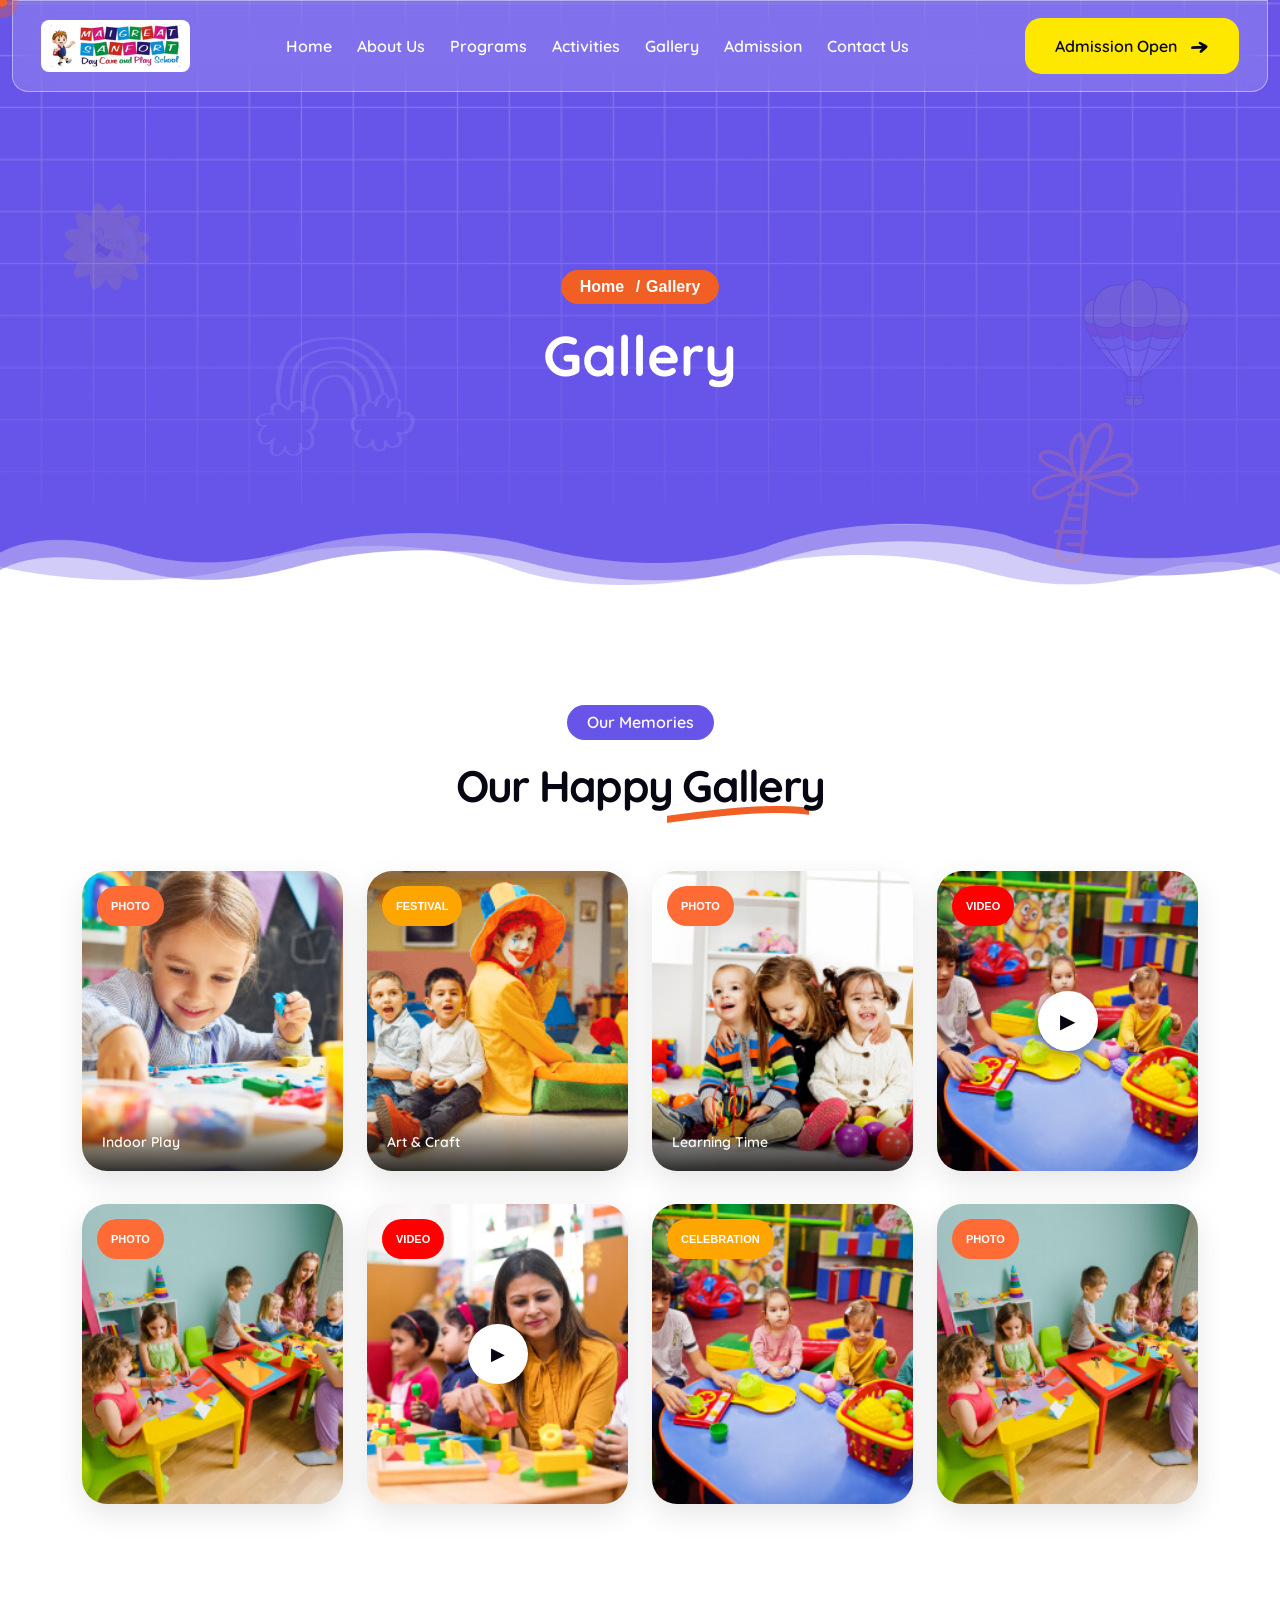
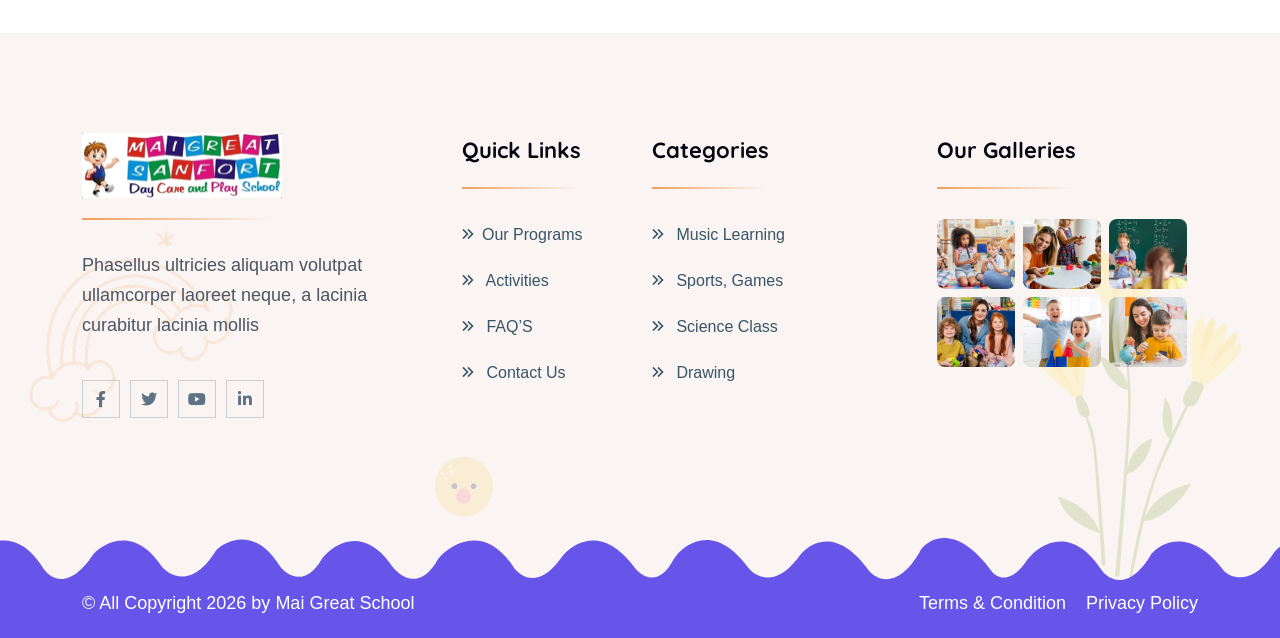
<file: gallery.html>
<!DOCTYPE html>
<html lang="en">
<head>
        <!-- ========== Meta Tags ========== -->
        <meta charset="UTF-8">
        <meta http-equiv="X-UA-Compatible" content="IE=edge">
        <meta name="viewport" content="width=device-width, initial-scale=1">
        <meta name="author" content="modinatheme">
        <meta name="description" content="Mai Great School">
        <!-- ======== Page title ============ -->
        <title>Mai Great School</title>
        <!--<< Favicon >>-->
        <link rel="shortcut icon" href="assets/img/favicon.svg">
        <!--<< Bootstrap min.css >>-->
        <link rel="stylesheet" href="assets/css/bootstrap.min.css">
        <!--<< Font Awesome.css >>-->
        <link rel="stylesheet" href="assets/css/font-awesome.css">
        <!--<< Animate.css >>-->
        <link rel="stylesheet" href="assets/css/animate.css">
        <!--<< Magnific Popup.css >>-->
        <link rel="stylesheet" href="assets/css/magnific-popup.css">
        <!--<< MeanMenu.css >>-->
        <link rel="stylesheet" href="assets/css/meanmenu.css">
        <!--<< Odometer.css >>-->
        <link rel="stylesheet" href="assets/css/odometer.css">
        <!--<< Swiper Bundle.css >>-->
        <link rel="stylesheet" href="assets/css/swiper-bundle.min.css">
        <!--<< Nice Select.css >>-->
        <link rel="stylesheet" href="assets/css/nice-select.css">
        <!--<< Icomon.css >>-->
        <link rel="stylesheet" href="assets/css/icomon.css">
        <!--<< Main.css >>-->
        <link rel="stylesheet" href="assets/css/main.css">
        <style>
.popup-image img, .popup-video img { image-rendering: -webkit-optimize-contrast; }
</style>
    </head>
    <body>

       <!-- Preloader Start -->
<div id="preloader" class="preloader">
            <div class="animation-preloader">
                <div class="spinner">                
                </div>
                <div class="txt-loading">
                    <span data-text-preloader="M" class="letters-loading">
                       M
                    </span>
                    <span data-text-preloader="A" class="letters-loading">
                        A
                    </span>
                    <span data-text-preloader="I" class="letters-loading">
                        I
                    </span>
                    <span data-text-preloader="G" class="letters-loading">
                        G
                    </span>
                    <span data-text-preloader="R" class="letters-loading">
                       R
                    </span>
					<span data-text-preloader="E" class="letters-loading">
                        E
                    </span>
					<span data-text-preloader="A" class="letters-loading">
                       A
                    </span>
					<span data-text-preloader="T" class="letters-loading">
                        T
                    </span>
				
                </div>
                <p class="text-center">Loading</p>
            </div>
            <div class="loader">
                <div class="row">
                    <div class="col-3 loader-section section-left">
                        <div class="bg"></div>
                    </div>
                    <div class="col-3 loader-section section-left">
                        <div class="bg"></div>
                    </div>
                    <div class="col-3 loader-section section-right">
                        <div class="bg"></div>
                    </div>
                    <div class="col-3 loader-section section-right">
                        <div class="bg"></div>
                    </div>
                </div>
            </div>
        </div>

        <!-- Back To Top Start -->
        <button id="back-top" class="back-to-top">
             <i class="far fa-arrow-up"></i>
        </button>

        <!-- MouseCursor Start -->
        <div class="mouseCursor cursor-outer"></div>
        <div class="mouseCursor cursor-inner"></div>
 <!-- Offcanvas Area Start -->
        <div class="fix-area">
            <div class="offcanvas__info">
                <div class="offcanvas__wrapper">
                    <div class="offcanvas__content">
                        <div class="offcanvas__top mb-5 d-flex justify-content-between align-items-center">
                            <div class="offcanvas__logo">
                               <a href="index.html" class="header-logo">
                               <img src="assets/img/logo/logo.jpeg" alt="Mai Great Sanfort" style="height: 52px; width: auto; max-width: 220px; background: white; padding: 5px 10px; border-radius: 8px; object-fit: contain;">
                                 </a>
                            </div>
                            <div class="offcanvas__close">
                                <button>
                                    <i class="fas fa-times"></i>
                                </button>
                            </div>
                        </div>
                        <h3 class="offcanvas-title">Hello There!</h3>
                        <p>Lorem ipsum dolor sit amet consectetur adipisicing elit. Animi natus quasi sunt eum ducimus. </p>
                        <div class="mobile-menu fix mt-3"></div>
                        <div class="social-icon d-flex align-items-center">
                            <a href="javascript:void(0)"><i class="fab fa-facebook-f"></i></a>
                            <a href="javascript:void(0)"><i class="fab fa-twitter"></i></a>
                            <a href="javascript:void(0)"><i class="fab fa-youtube"></i></a>
                            <a href="javascript:void(0)"><i class="fab fa-linkedin-in"></i></a>
                        </div>

                        <div class="offcanvas__contact">
                            <h3>Contact Us</h3>
                            <ul class="contact-list">
                                <li>
                                    <div class="icon">
                                       <i class="far fa-phone-alt"></i>
                                    </div>
                                    <div class="content">
                                        <p>Call Us</p>
                                        <h4><a href="tel:+4903983493999">+91- 9999999999</a></h4>
                                    </div>
                                </li>
                                <li>
                                    <div class="icon">
                                       <i class="fal fa-envelope"></i>
                                    </div>
                                    <div class="content">
                                        <p>Send Email</p>
                                        <h4><a href="mailto:yordomain@gmial.com">nixinfosoft@gmial.com</a></h4>
                                    </div>
                                </li>
                                <li>
                                    <div class="icon">
                                       <i class="fal fa-map-marker-alt"></i>
                                    </div>
                                    <div class="content">
                                        <p>Location</p>
                                        <h4>
                                            Plot No.117 Sector-44, Gurgaon, Haryana 122003
                                        </h4>
                                    </div>
                                </li>
                            </ul>
                        </div>
                       <a href="contact.html" class="theme-btn">Start Learning <i class="icon-arrow-icon"></i></a>
                    </div>
                </div>
            </div>
        </div>
        <div class="offcanvas__overlay"></div>

        <!-- Header Section Start -->
        <header id="header-sticky" class="header-1 header-2">
            <div class="container">
                <div class="mega-menu-wrapper">
                    <div class="header-main">
                        <div class="header-left">
                            <a href="index.html" class="header-logo">
    <img src="assets/img/logo/logo.jpeg" alt="Mai Great Sanfort" style="height: 52px; width: auto; max-width: 220px; background: white; padding: 5px 10px; border-radius: 8px; object-fit: contain;">
</a>
                        </div>
                        <div class="mean__menu-wrapper">
                            <div class="main-menu">
                                <nav id="mobile-menu">
                                    <ul>
                                        <li >
                                            <a href="index.html">
                                                Home
                                            </a>
                                        </li>
                                        <li >
                                            <a href="about.html">
                                                About Us
                                            </a>
                                        </li>
                                            <li>
                                            <a href="program.html">
                                                Programs
                                            </a>
                                        </li>
                                        <li>
                                            <a href="activities.html">
                                                Activities
                                            </a>
                                         
                                        </li>
                                        <li>
                                            <a href="gallery.html">
                                                Gallery
                                            </a>
                                        </li>
                                         <li>
                                            <a href="admissions.html">
                                                Admission
                                            </a>
                                        </li>
										  <li>
                                            <a href="contact.html">
                                                Contact Us
                                            </a>
                                        </li>
                                    </ul>
                                </nav>
                            </div>
                        </div>
                        <div class="header-right d-flex justify-content-end align-items-center">
                            <div class="header-right-icon">
                           
                            
                            </div>

                            <a href="admissionform.html" class="theme-btn">Admission Open <i class="icon-arrow-icon"></i></a>
                            <div class="header__hamburger my-auto d-xl-none">
                                <div class="sidebar__toggle">
                                    <i class="fal fa-bars"></i>
                                </div>
                            </div>
                        </div>
                    </div>
                </div>
            </div>
        </header>
        
        
       

      
        <!-- Breadcrumb Section start --> 
        <div class="breadcrumb-wrapper bg-cover" style="background-image: url('assets/img/breadcrumb-bg.png');"> 
            <div class="sun-shape">
                <img src="assets/img/sun.png" alt="shape-image">
            </div>
            <div class="cloud-shape float-bob-x">
                <img src="assets/img/cloud.png" alt="shape-image">
            </div>
            <div class="perashute-shape float-bob-y">
                <img src="assets/img/perasute.png" alt="shape-image">
            </div>
            <div class="tree-shape">
                <img src="assets/img/tree.png" alt="shape-image">
            </div>
            <div class="bottom-shape">
                <img src="assets/img/breadcrumb-shape.png" alt="img">
            </div>
            <div class="container">
                <div class="page-heading">
                    <ul class="breadcrumb-items wow fadeInUp" data-wow-delay=".3s">
                        <li>
                            <a href="index-2.html">Home</a>
                        </li>
                        <li> Gallery</li>
                    </ul>
                    <h1 class="char-animation">Gallery</h1>
                </div>
            </div>
        </div>


        <!-- Breadcrumb Section end -->
<!-- Gallery Section Start - FIXED -->
<section class="program-section section-padding fix">
    <div class="container">
        <div class="section-title text-center">
            <span class="sub-title wow fadeInUp">Our Memories</span>
            <h2 class="char-animation">Our Happy <span>Gallery</span></h2>
        </div>

        <!-- Photo Gallery Grid - HD Images Only -->
        <div class="row g-4 mt-2">
            <!-- Row 1 -->
            <div class="col-xl-3 col-lg-4 col-md-6 wow fadeInUp" data-wow-delay=".2s">
                <a href="assets/img/classes/classes1.jpg" class="popup-image">
                    <div style="position:relative; border-radius:25px; overflow:hidden; box-shadow:0 10px 30px rgba(0,0,0,0.1); background:#f5f5f5;">
                        <img src="assets/img/classes/classes1.jpg" alt="gallery" style="width:100%; height:300px; object-fit:cover; display:block;">
                        <div style="position:absolute; bottom:0; left:0; right:0; background:linear-gradient(transparent, rgba(0,0,0,0.8)); padding:20px;"><h6 class="text-white mb-0">Indoor Play</h6></div>
                        <div style="position:absolute; top:15px; left:15px; background:#FF6B35; color:white; padding:5px 14px; border-radius:20px; font-size:11px; font-weight:bold;">PHOTO</div>
                    </div>
                </a>
            </div>
            <div class="col-xl-3 col-lg-4 col-md-6 wow fadeInUp" data-wow-delay=".4s">
                <a href="assets/img/classes/classes2.png" class="popup-image">
                    <div style="position:relative; border-radius:25px; overflow:hidden; box-shadow:0 10px 30px rgba(0,0,0,0.1); background:#f5f5f5;">
                        <img src="assets/img/classes/classes2.png" alt="gallery" style="width:100%; height:300px; object-fit:cover; display:block;">
                        <div style="position:absolute; bottom:0; left:0; right:0; background:linear-gradient(transparent, rgba(0,0,0,0.8)); padding:20px;"><h6 class="text-white mb-0">Art & Craft</h6></div>
                        <div style="position:absolute; top:15px; left:15px; background:#FFA500; color:white; padding:5px 14px; border-radius:20px; font-size:11px; font-weight:bold;">FESTIVAL</div>
                    </div>
                </a>
            </div>
            <div class="col-xl-3 col-lg-4 col-md-6 wow fadeInUp" data-wow-delay=".6s">
                <a href="assets/img/classes/classes3.jpg" class="popup-image">
                    <div style="position:relative; border-radius:25px; overflow:hidden; box-shadow:0 10px 30px rgba(0,0,0,0.1); background:#f5f5f5;">
                        <img src="assets/img/classes/classes3.jpg" alt="gallery" style="width:100%; height:300px; object-fit:cover; display:block;">
                        <div style="position:absolute; bottom:0; left:0; right:0; background:linear-gradient(transparent, rgba(0,0,0,0.8)); padding:20px;"><h6 class="text-white mb-0">Learning Time</h6></div>
                        <div style="position:absolute; top:15px; left:15px; background:#FF6B35; color:white; padding:5px 14px; border-radius:20px; font-size:11px; font-weight:bold;">PHOTO</div>
                    </div>
                </a>
            </div>
            <!-- Video - AB CHALEGA -->
            <div class="col-xl-3 col-lg-4 col-md-6 wow fadeInUp" data-wow-delay=".8s">
                <a href="https://www.youtube.com/watch?v=9xwazD5SyVg" class="popup-video">
                    <div style="position:relative; border-radius:25px; overflow:hidden; box-shadow:0 10px 30px rgba(0,0,0,0.1); background:#f5f5f5;">
                        <img src="assets/img/classes/classes01.jpg" alt="video thumb" style="width:100%; height:300px; object-fit:cover; display:block;">
                        <div style="position:absolute; top:50%; left:50%; transform:translate(-50%,-50%); width:60px; height:60px; background:white; border-radius:50%; display:flex; align-items:center; justify-content:center; font-size:20px; box-shadow:0 5px 20px rgba(0,0,0,0.4);">▶</div>
                        <div style="position:absolute; top:15px; left:15px; background:#FF0000; color:white; padding:5px 14px; border-radius:20px; font-size:11px; font-weight:bold;">VIDEO</div>
                    </div>
                </a>
            </div>

            <!-- Row 2 - ALL HD -->
            <div class="col-xl-3 col-lg-4 col-md-6 wow fadeInUp" data-wow-delay=".2s">
                <a href="assets/img/classes/classes02.jpg" class="popup-image">
                    <div style="position:relative; border-radius:25px; overflow:hidden; box-shadow:0 10px 30px rgba(0,0,0,0.1); background:#f5f5f5;">
                        <img src="assets/img/classes/classes02.jpg" alt="gallery" style="width:100%; height:300px; object-fit:cover; display:block;">
                        <div style="position:absolute; top:15px; left:15px; background:#FF6B35; color:white; padding:5px 14px; border-radius:20px; font-size:11px; font-weight:bold;">PHOTO</div>
                    </div>
                </a>
            </div>
            <div class="col-xl-3 col-lg-4 col-md-6 wow fadeInUp" data-wow-delay=".4s">
                <a href="https://www.youtube.com/watch?v=9xwazD5SyVg" class="popup-video">
                    <div style="position:relative; border-radius:25px; overflow:hidden; box-shadow:0 10px 30px rgba(0,0,0,0.1); background:#f5f5f5;">
                        <img src="assets/img/classes/classes03.jpg" alt="video" style="width:100%; height:300px; object-fit:cover; display:block;">
                        <div style="position:absolute; top:50%; left:50%; transform:translate(-50%,-50%); width:60px; height:60px; background:white; border-radius:50%; display:flex; align-items:center; justify-content:center;">▶</div>
                        <div style="position:absolute; top:15px; left:15px; background:#FF0000; color:white; padding:5px 14px; border-radius:20px; font-size:11px; font-weight:bold;">VIDEO</div>
                    </div>
                </a>
            </div>
            <div class="col-xl-3 col-lg-4 col-md-6 wow fadeInUp" data-wow-delay=".6s">
                <a href="assets/img/classes/classes01.jpg" class="popup-image">
                    <div style="position:relative; border-radius:25px; overflow:hidden; box-shadow:0 10px 30px rgba(0,0,0,0.1); background:#f5f5f5;">
                        <img src="assets/img/classes/classes01.jpg" alt="gallery" style="width:100%; height:300px; object-fit:cover; display:block;">
                        <div style="position:absolute; top:15px; left:15px; background:#FFA500; color:white; padding:5px 14px; border-radius:20px; font-size:11px; font-weight:bold;">CELEBRATION</div>
                    </div>
                </a>
            </div>
            <div class="col-xl-3 col-lg-4 col-md-6 wow fadeInUp" data-wow-delay=".8s">
                <a href="assets/img/classes/classes02.jpg" class="popup-image">
                    <div style="position:relative; border-radius:25px; overflow:hidden; box-shadow:0 10px 30px rgba(0,0,0,0.1); background:#f5f5f5;">
                        <img src="assets/img/classes/classes02.jpg" alt="gallery" style="width:100%; height:300px; object-fit:cover; display:block;">
                        <div style="position:absolute; top:15px; left:15px; background:#FF6B35; color:white; padding:5px 14px; border-radius:20px; font-size:11px; font-weight:bold;">PHOTO</div>
                    </div>
                </a>
            </div>
        </div>
    </div>
</section>
<!-- Gallery Section End - FIXED -->


<!-- ===== FIXED ADMISSION POPUP - GitHub Pages Working ===== -->
<div id="admissionPopup" style="position:fixed; top:0; left:0; width:100%; height:100%; z-index:999999; display:none; align-items:center; justify-content:center; padding:15px;">
    <div id="admissionOverlay" style="position:absolute; top:0; left:0; width:100%; height:100%; background:rgba(0,0,0,0.6); backdrop-filter:blur(4px);"></div>
    <div style="position:relative; background:white; width:100%; max-width:450px; border-radius:25px; padding:30px; box-shadow:0 20px 60px rgba(0,0,0,0.3); max-height:90vh; overflow-y:auto;">
        <button id="closeAdmission" style="position:absolute; top:15px; right:15px; width:35px; height:35px; background:#f2f2f2; border:none; border-radius:50%; font-size:22px; cursor:pointer;">×</button>
        <div class="text-center mb-3">
            <span style="background:#FFF0E6; color:#FF6B35; padding:6px 18px; border-radius:20px; font-size:12px; font-weight:700;">ADMISSION OPEN 2026-27</span>
            <h3 class="mt-3 mb-1">Quick Enquiry Form</h3>
            <p style="font-size:13px; color:#777;">Fill karein, 30 min me call ayega!</p>
        </div>
        <form id="popupAdmissionForm">
            <div style="display:flex; flex-direction:column; gap:12px;">
                <input type="text" required placeholder="Child Name *" style="height:50px; border-radius:12px; background:#f8f8f8; border:1px solid #eee; padding:0 15px; width:100%;">
                <div style="display:flex; gap:12px;">
                    <input type="text" required placeholder="Parent Name *" style="height:50px; border-radius:12px; background:#f8f8f8; border:1px solid #eee; padding:0 15px; width:50%;">
                    <input type="tel" required placeholder="Mobile Number *" pattern="[0-9]{10}" style="height:50px; border-radius:12px; background:#f8f8f8; border:1px solid #eee; padding:0 15px; width:50%;">
                </div>
                <select required style="height:50px; border-radius:12px; background:#f8f8f8; border:1px solid #eee; padding:0 15px; width:100%;">
                    <option value="">Select Class *</option>
                    <option>Play Group (1.5-2.5 Yrs)</option>
                    <option>Pre-Nursery (2.5-3.5 Yrs)</option>
                    <option>Nursery (3.5-4.5 Yrs)</option>
                    <option>KG (4.5-5.5 Yrs)</option>
                    <option>Day Care</option>
                </select>
                <textarea placeholder="Message (Optional)" rows="2" style="border-radius:12px; background:#f8f8f8; border:1px solid #eee; padding:10px 15px; width:100%;"></textarea>
                <button type="submit" style="width:100%; height:50px; background:#FF6B35; color:white; border:none; border-radius:12px; font-weight:600; cursor:pointer;">Submit Now</button>
                <p style="text-align:center; font-size:10px; color:#999; margin:0;">🔒 100% Safe & Secure</p>
            </div>
        </form>
    </div>
</div>

<script>
// GitHub Pages Fix
window.addEventListener('load', function() {
    var popup = document.getElementById('admissionPopup');
    var overlay = document.getElementById('admissionOverlay');
    var closeBtn = document.getElementById('closeAdmission');
    
    function openPopup(e){
        if(e) e.preventDefault();
        popup.style.display = 'flex';
        document.body.style.overflow = 'hidden';
    }
    function closePopup(){
        popup.style.display = 'none';
        document.body.style.overflow = '';
    }

    // Saare Admission buttons ko pakdo
    document.querySelectorAll('a').forEach(function(a){
        var txt = a.textContent.toLowerCase();
        if(txt.includes('admission open') || txt.includes('admission')){
            a.addEventListener('click', openPopup);
        }
    });

    closeBtn.addEventListener('click', closePopup);
    overlay.addEventListener('click', closePopup);

    document.getElementById('popupAdmissionForm').addEventListener('submit', function(e){
        e.preventDefault();
        alert('Thank you! Form submitted. Team jaldi call karegi.');
        closePopup();
        this.reset();
    });
});
</script>
<!-- ===== FIXED END ===== -->

<!-- Admission Form Popup Modal End -->
          <!-- Footer Section Start -->
        <footer class="footer-section footer-section-three fix">
            <div class="sky-shape">
                <img src="assets/img/footer/sky2.png" alt="shape-img">
            </div>
            <div class="emoji-shape">
                <img src="assets/img/footer/emoji2.png" alt="shape-img">
            </div>
            <div class="flower-shape">
                <img src="assets/img/footer/flower.png" alt="shape-img">
            </div>
            <div class="container">
                <div class="footer-widgets-wrapper footer-widgets-wrapper3s">
                    <div class="row">
                        <div class="col-xl-4 col-lg-4 col-md-6 wow fadeInUp" data-wow-delay=".2s">
                            <div class="single-footer-widget single-footer-widget-3">
                                <div class="widget-head">
                                    <a href="index.html">
                                       <img src="assets/img/logo/logo.jpeg" alt="Mai Great Sanfort" style="height: 65px; width: auto;">
                                    </a>
                                </div>
                                <div class="widget-content">
                                    <p>Phasellus ultricies aliquam volutpat <br> ullamcorper laoreet neque, a lacinia <br> curabitur lacinia mollis</p>
                                    <ul class="social-icon social-icon-3">
                                        <li>
                                            <a href="#"><i class="fab fa-facebook-f"></i></a>
                                        </li>
                                        <li>
                                            <a href="#"><i class="fab fa-twitter"></i></a>
                                        </li>
                                        <li>
                                            <a href="#"><i class="fab fa-youtube"></i></a>
                                        </li>
                                        <li>
                                            <a href="#"><i class="fab fa-linkedin-in"></i></a>
                                        </li>
                                    </ul>
                                </div>
                            </div>
                        </div>
                        <div class="col-xl-2 col-lg-4 col-md-6 col-sm-6 col-6 wow fadeInUp" data-wow-delay=".4s">
                            <div class="single-footer-widget single-footer-widget-3">
                                <div class="widget-head">
                                    <h3>Quick Links</h3>
                                </div>
                                <div class="widget-content">
                                    <ul class="list-area list-area-3">
                                        <li><a href="program.html"><i class="fas fa-angle-double-right"></i>Our Programs</a></li>
                                        <li><a href="activities.html"><i class="fas fa-angle-double-right"></i> Activities</a></li>
                                        <li><a href="faq.html"><i class="fas fa-angle-double-right"></i> FAQ’S</a></li>
                                        <li><a href="contact.html"><i class="fas fa-angle-double-right"></i> Contact Us</a></li>
                                    </ul>
                                </div>
                            </div>
                        </div>
                        <div class="col-xl-3 col-lg-4 col-md-6 col-sm-6 col-6 wow fadeInUp" data-wow-delay=".6s">
                            <div class="single-footer-widget single-footer-widget-3">
                                <div class="widget-head">
                                    <h3>Categories</h3>
                                </div>
                                <div class="widget-content">
                                    <ul class="list-area list-area-3">
                                        <li><a href="program-details.html"><i class="fas fa-angle-double-right"></i> Music Learning</a></li>
                                        <li><a href="program-details.html"><i class="fas fa-angle-double-right"></i> Sports, Games</a></li>
                                        <li><a href="program-details.html"><i class="fas fa-angle-double-right"></i> Science Class</a></li>
                                        <li><a href="program-details.html"><i class="fas fa-angle-double-right"></i> Drawing</a></li>
                                    </ul>
                                </div>
                            </div>
                        </div>
                        <div class="col-xl-3 col-lg-4 col-md-6 col-sm-6 col-9 wow fadeInUp" data-wow-delay=".8s">
                            <div class="single-footer-widget single-footer-widget-3">
                                <div class="widget-head">
                                    <h3>Our Galleries</h3>
                                </div>
                                <div class="widget-footer-gallery">
                                    <div class="gallery-wrap">
                                        <div class="gallery-thumb">
                                            <a href="#">
                                                <img src="assets/img/footer/image1.jpg" alt="footer-image"><i class="fab fa-instagram"></i>                                              
                                            </a>
                                        </div>
                                        <div class="gallery-thumb">
                                            <a href="#">
                                                <img src="assets/img/footer/image2.jpg" alt="footer-image"><i class="fab fa-instagram"></i>
                                            </a>
                                        </div>
                                        <div class="gallery-thumb">
                                            <a href="#">
                                                <img src="assets/img/footer/image3.jpg" alt="footer-image"><i class="fab fa-instagram"></i>
                                            </a>
                                        </div>
                                    </div>

                                    <div class="gallery-wrap">
                                        <div class="gallery-thumb">
                                            <a href="#">
                                                <img src="assets/img/footer/image4.jpg" alt="footer-image"><i class="fab fa-instagram"></i>
                                            </a>
                                        </div>
                                        <div class="gallery-thumb">
                                            <a href="#">
                                                <img src="assets/img/footer/image5.jpg" alt="footer-image"><i class="fab fa-instagram"></i>
                                            </a>
                                        </div>
                                        <div class="gallery-thumb">
                                            <a href="#">
                                                <img src="assets/img/footer/image6.jpg" alt="footer-image"><i class="fab fa-instagram"></i>
                                            </a>
                                        </div>
                                    </div>
                                </div>
                            </div>
                        </div>
                    </div>
                </div>
            </div>
            <div class="footer-bottom">
                <div class="f-bottom-bg">
                    <img src="assets/img/footer/footer-bg-3.png" alt="footer-image">
                </div>
                <div class="container">
                    <div class="footer-wrapper d-flex align-items-center justify-content-between">
                        <p class="wow fadeInLeft" data-wow-delay=".4s">
                            © All Copyright 2026 by  <a href="index.html">Mai Great School</a>
                        </p>
                        <ul class="footer-menu wow fadeInRight" data-wow-delay=".4s">
                            <li>
                                <a href="contact.html">Terms &amp; Condition</a>
                            </li>
                            <li>
                                <a href="contact.html">Privacy Policy</a>
                            </li>
                        </ul>
                    </div>
                </div>
            </div>
        </footer> 



        <!--<< All JS Plugins >>-->
        <script src="assets/js/jquery-3.7.1.min.js"></script>
        <!--<< Bootstrap Js >>-->
        <script src="assets/js/bootstrap.bundle.min.js"></script>
        <!--<< Nice Select Js >>-->
        <script src="assets/js/jquery.nice-select.min.js"></script>
        <!--<< Odometer Js >>-->
        <script src="assets/js/odometer.min.js"></script>
        <!--<< Appear Js >>-->
        <script src="assets/js/jquery.appear.min.js"></script>
        <!--<< Swiper Slider Js >>-->
        <script src="assets/js/swiper-bundle.min.js"></script>
        <!--<< MeanMenu Js >>-->
        <script src="assets/js/jquery.meanmenu.min.js"></script>
        <!--<< Magnific Popup Js >>-->
        <script src="assets/js/jquery.magnific-popup.min.js"></script>
        <!--<< Wow Animation Js >>-->
        <script src="assets/js/wow.min.js"></script>
        <!--<< Gsap Animation Js >>-->
        <script src="assets/js/gsap.min.js"></script>
        <!--<< ScrollTrigger Js >>-->
        <script src="assets/js/ScrollTrigger.min.js"></script>
        <!--<< SplitText Js >>-->
        <script src="assets/js/SplitText.min.js"></script>
        <!--<< splitType Js >>-->
        <script src="assets/js/splitType.js"></script>
        <!--<< Main.js >>-->
        <script src="assets/js/main.js"></script>
        
<script>
$(document).ready(function(){
    $('.popup-image').magnificPopup({type:'image', gallery:{enabled:true}});
    $('.popup-video').magnificPopup({type:'iframe'});
});
</script>
    </body>
</html>
</file>
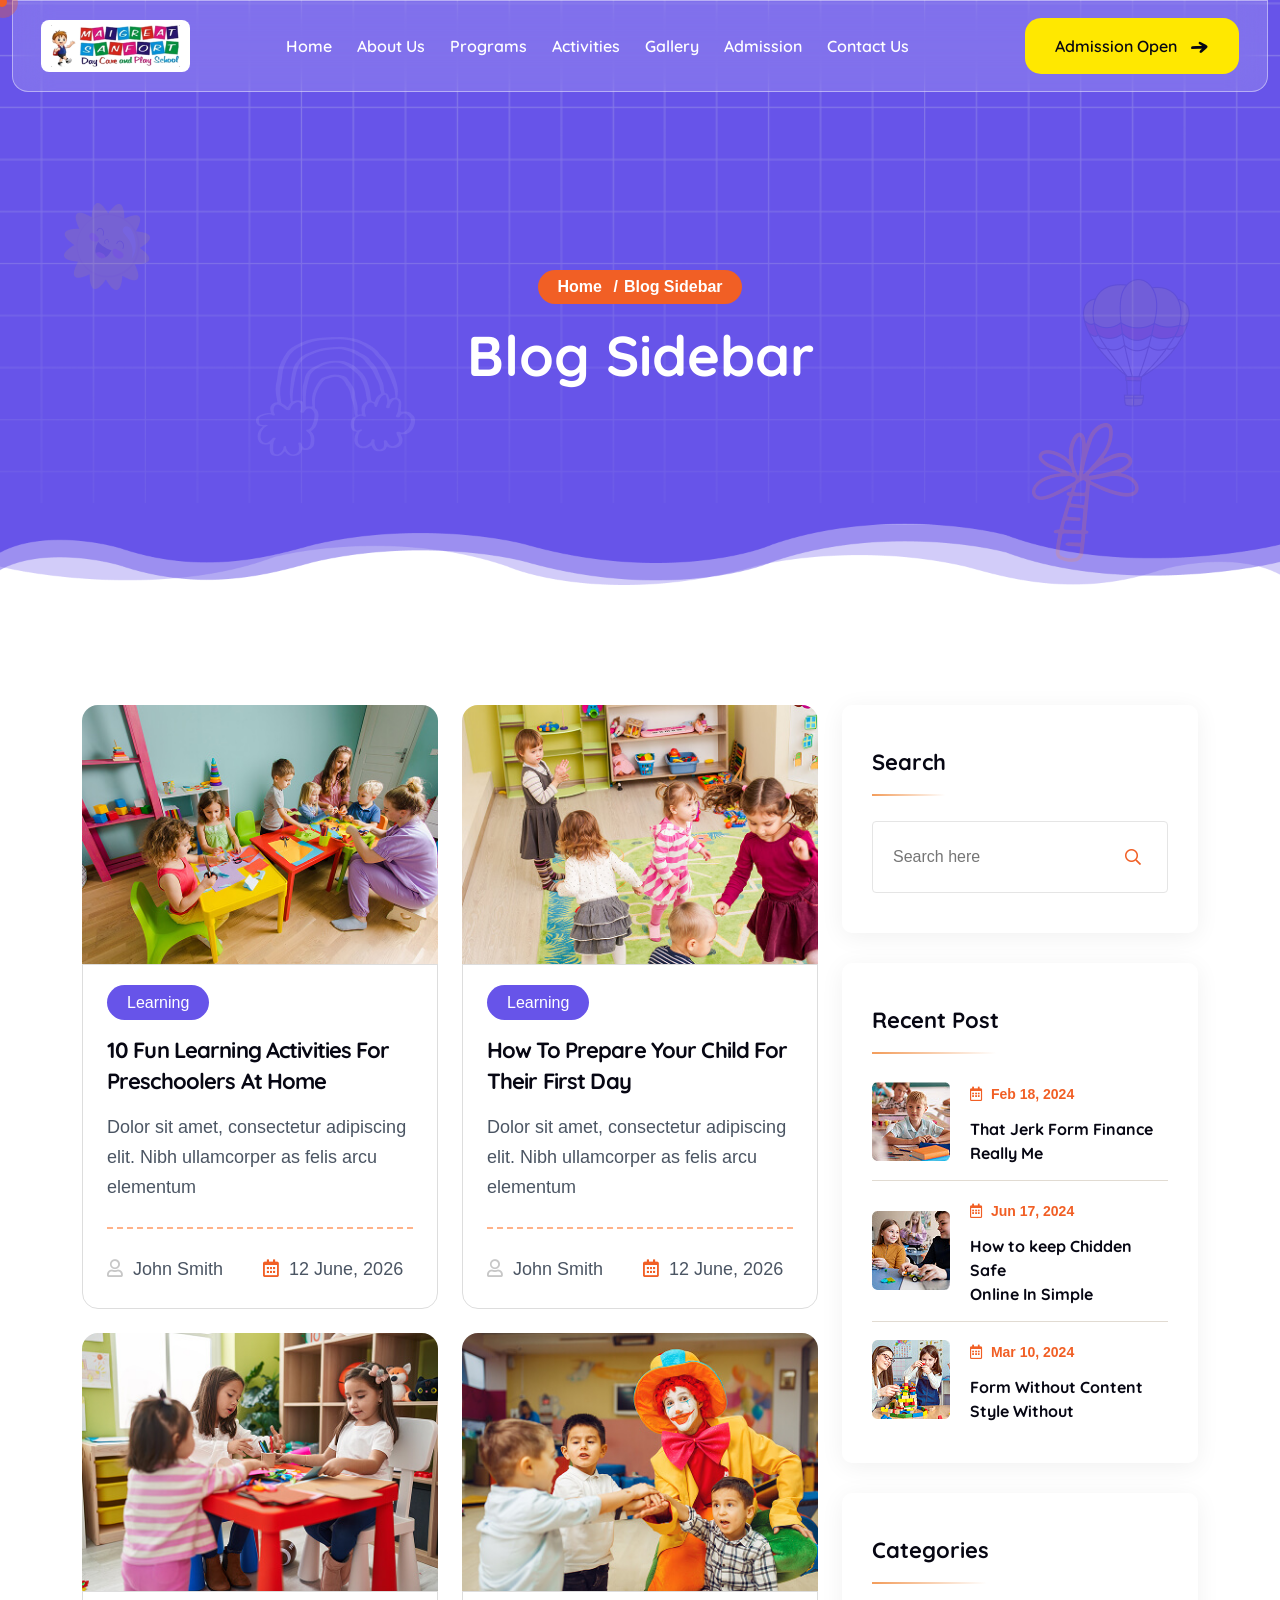
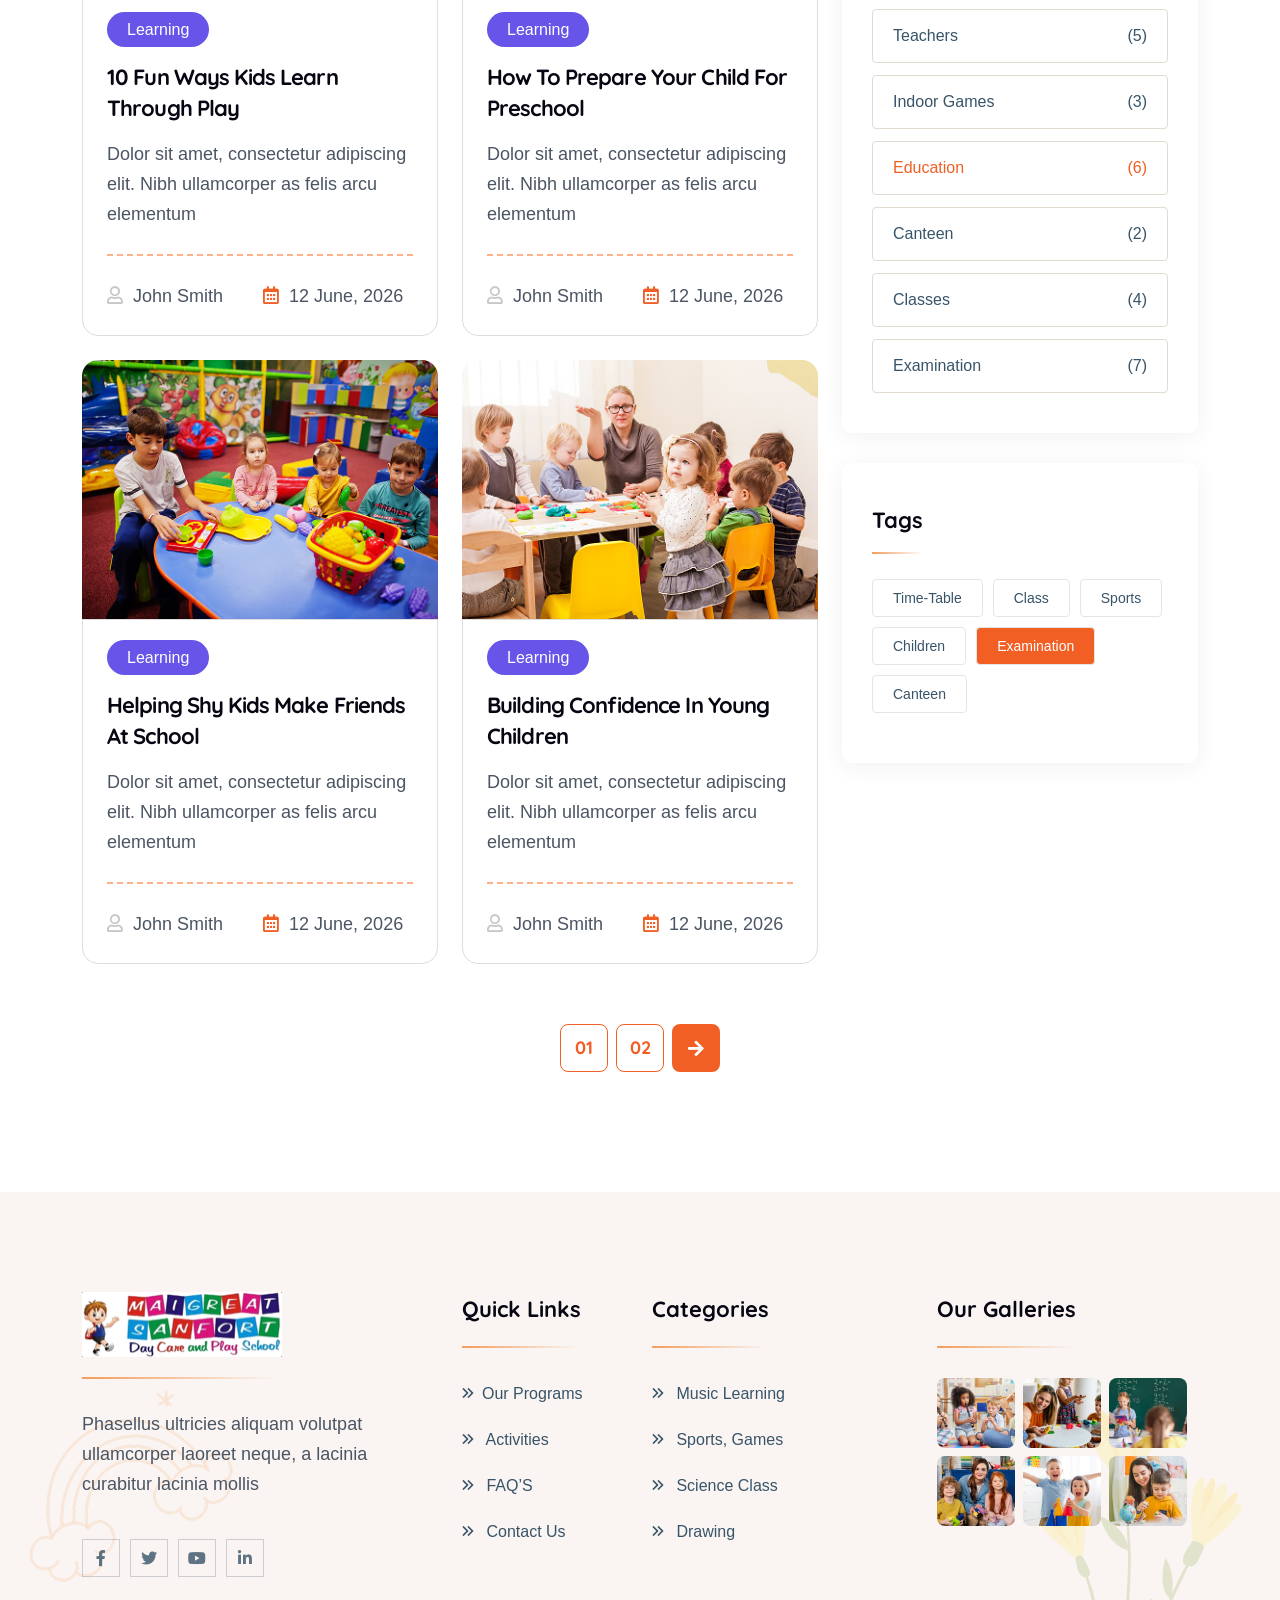
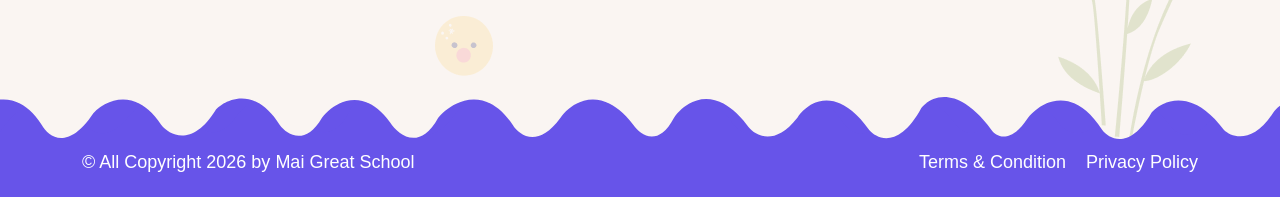
<file: news.html>
<!DOCTYPE html>
<html lang="en">
<head>
        <!-- ========== Meta Tags ========== -->
        <meta charset="UTF-8">
        <meta http-equiv="X-UA-Compatible" content="IE=edge">
        <meta name="viewport" content="width=device-width, initial-scale=1">
        <meta name="author" content="modinatheme">
        <meta name="description" content="Mai Great School">
        <!-- ======== Page title ============ -->
        <title>Mai Great School</title>
        <!--<< Favicon >>-->
        <link rel="shortcut icon" href="assets/img/favicon.svg">
        <!--<< Bootstrap min.css >>-->
        <link rel="stylesheet" href="assets/css/bootstrap.min.css">
        <!--<< Font Awesome.css >>-->
        <link rel="stylesheet" href="assets/css/font-awesome.css">
        <!--<< Animate.css >>-->
        <link rel="stylesheet" href="assets/css/animate.css">
        <!--<< Magnific Popup.css >>-->
        <link rel="stylesheet" href="assets/css/magnific-popup.css">
        <!--<< MeanMenu.css >>-->
        <link rel="stylesheet" href="assets/css/meanmenu.css">
        <!--<< Odometer.css >>-->
        <link rel="stylesheet" href="assets/css/odometer.css">
        <!--<< Swiper Bundle.css >>-->
        <link rel="stylesheet" href="assets/css/swiper-bundle.min.css">
        <!--<< Nice Select.css >>-->
        <link rel="stylesheet" href="assets/css/nice-select.css">
        <!--<< Icomon.css >>-->
        <link rel="stylesheet" href="assets/css/icomon.css">
        <!--<< Main.css >>-->
        <link rel="stylesheet" href="assets/css/main.css">
    </head>
    <body>

       <!-- Preloader Start -->
        <div id="preloader" class="preloader">
            <div class="animation-preloader">
                <div class="spinner">                
                </div>
                <div class="txt-loading">
                    <span data-text-preloader="M" class="letters-loading">
                       M
                    </span>
                    <span data-text-preloader="A" class="letters-loading">
                        A
                    </span>
                    <span data-text-preloader="I" class="letters-loading">
                        I
                    </span>
                    <span data-text-preloader="G" class="letters-loading">
                        G
                    </span>
                    <span data-text-preloader="R" class="letters-loading">
                       R
                    </span>
					<span data-text-preloader="E" class="letters-loading">
                        E
                    </span>
					<span data-text-preloader="A" class="letters-loading">
                       A
                    </span>
					<span data-text-preloader="T" class="letters-loading">
                        T
                    </span>
				
                </div>
                <p class="text-center">Loading</p>
            </div>
            <div class="loader">
                <div class="row">
                    <div class="col-3 loader-section section-left">
                        <div class="bg"></div>
                    </div>
                    <div class="col-3 loader-section section-left">
                        <div class="bg"></div>
                    </div>
                    <div class="col-3 loader-section section-right">
                        <div class="bg"></div>
                    </div>
                    <div class="col-3 loader-section section-right">
                        <div class="bg"></div>
                    </div>
                </div>
            </div>
        </div>

        <!-- Back To Top Start -->
        <button id="back-top" class="back-to-top">
             <i class="far fa-arrow-up"></i>
        </button>

        <!-- MouseCursor Start -->
        <div class="mouseCursor cursor-outer"></div>
        <div class="mouseCursor cursor-inner"></div>

        <!-- Offcanvas Area Start -->
        <div class="fix-area">
            <div class="offcanvas__info">
                <div class="offcanvas__wrapper">
                    <div class="offcanvas__content">
                        <div class="offcanvas__top mb-5 d-flex justify-content-between align-items-center">
                            <div class="offcanvas__logo">
                               <a href="index.html" class="header-logo">
                               <img src="assets/img/logo/logo.jpeg" alt="Mai Great Sanfort" style="height: 52px; width: auto; max-width: 220px; background: white; padding: 5px 10px; border-radius: 8px; object-fit: contain;">
                                 </a>
                            </div>
                            <div class="offcanvas__close">
                                <button>
                                    <i class="fas fa-times"></i>
                                </button>
                            </div>
                        </div>
                        <h3 class="offcanvas-title">Hello There!</h3>
                        <p>Lorem ipsum dolor sit amet consectetur adipisicing elit. Animi natus quasi sunt eum ducimus. </p>
                        <div class="mobile-menu fix mt-3"></div>
                        <div class="social-icon d-flex align-items-center">
                            <a href="javascript:void(0)"><i class="fab fa-facebook-f"></i></a>
                            <a href="javascript:void(0)"><i class="fab fa-twitter"></i></a>
                            <a href="javascript:void(0)"><i class="fab fa-youtube"></i></a>
                            <a href="javascript:void(0)"><i class="fab fa-linkedin-in"></i></a>
                        </div>

                        <div class="offcanvas__contact">
                            <h3>Contact Us</h3>
                            <ul class="contact-list">
                                <li>
                                    <div class="icon">
                                       <i class="far fa-phone-alt"></i>
                                    </div>
                                    <div class="content">
                                        <p>Call Us</p>
                                        <h4><a href="tel:+4903983493999">+91- 9999999999</a></h4>
                                    </div>
                                </li>
                                <li>
                                    <div class="icon">
                                       <i class="fal fa-envelope"></i>
                                    </div>
                                    <div class="content">
                                        <p>Send Email</p>
                                        <h4><a href="mailto:yordomain@gmial.com">nixinfosoft@gmial.com</a></h4>
                                    </div>
                                </li>
                                <li>
                                    <div class="icon">
                                       <i class="fal fa-map-marker-alt"></i>
                                    </div>
                                    <div class="content">
                                        <p>Location</p>
                                        <h4>
                                            Plot No.117 Sector-44, Gurgaon, Haryana 122003
                                        </h4>
                                    </div>
                                </li>
                            </ul>
                        </div>
                       <a href="contact.html" class="theme-btn">Start Learning <i class="icon-arrow-icon"></i></a>
                    </div>
                </div>
            </div>
        </div>
        <div class="offcanvas__overlay"></div>

        <!-- Header Section Start -->
        <header id="header-sticky" class="header-1 header-2">
            <div class="container">
                <div class="mega-menu-wrapper">
                    <div class="header-main">
                        <div class="header-left">
                            <a href="index.html" class="header-logo">
    <img src="assets/img/logo/logo.jpeg" alt="Mai Great Sanfort" style="height: 52px; width: auto; max-width: 220px; background: white; padding: 5px 10px; border-radius: 8px; object-fit: contain;">
</a>
                        </div>
                        <div class="mean__menu-wrapper">
                            <div class="main-menu">
                                <nav id="mobile-menu">
                                    <ul>
                                        <li >
                                            <a href="index.html">
                                                Home
                                            </a>
                                        </li>
                                        <li >
                                            <a href="about.html">
                                                About Us
                                            </a>
                                        </li>
                                            <li>
                                            <a href="program.html">
                                                Programs
                                            </a>
                                        </li>
                                        <li>
                                            <a href="activities.html">
                                                Activities
                                            </a>
                                         
                                        </li>
                                        <li>
                                            <a href="gallery.html">
                                                Gallery
                                            </a>
                                        </li>
                                           <li>
                                            <a href="admissions.html">
                                                Admission
                                            </a>
                                        </li>
										  <li>
                                            <a href="contact.html">
                                                Contact Us
                                            </a>
                                        </li>
                                    </ul>
                                </nav>
                            </div>
                        </div>
                        <div class="header-right d-flex justify-content-end align-items-center">
                            <div class="header-right-icon">
                            
                            
                            </div>
                            <a href="#" class="theme-btn">Admission Open <i class="icon-arrow-icon"></i></a>
                            <div class="header__hamburger my-auto d-xl-none">
                                <div class="sidebar__toggle">
                                    <i class="fal fa-bars"></i>
                                </div>
                            </div>
                        </div>
                    </div>
                </div>
            </div>
        </header>

        <!-- Breadcrumb Section start --> 
        <div class="breadcrumb-wrapper bg-cover" style="background-image: url('assets/img/breadcrumb-bg.png');"> 
            <div class="sun-shape">
                <img src="assets/img/sun.png" alt="shape-image">
            </div>
            <div class="cloud-shape float-bob-x">
                <img src="assets/img/cloud.png" alt="shape-image">
            </div>
            <div class="perashute-shape float-bob-y">
                <img src="assets/img/perasute.png" alt="shape-image">
            </div>
            <div class="tree-shape">
                <img src="assets/img/tree.png" alt="shape-image">
            </div>
            <div class="bottom-shape">
                <img src="assets/img/breadcrumb-shape.png" alt="img">
            </div>
            <div class="container">
                <div class="page-heading">
                    <ul class="breadcrumb-items wow fadeInUp" data-wow-delay=".3s">
                        <li>
                            <a href="index-2.html">Home</a>
                        </li>
                        <li>Blog Sidebar</li>
                    </ul>
                    <h1 class="char-animation">Blog Sidebar</h1>
                </div>
            </div>
        </div>

        <!-- News Standard Section Start -->
        <section class="news-details news-standard fix section-padding">
            <div class="container">
                <div class="row g-4">
                    <div class="col-xl-8 col-lg-8">
                        <div class="row g-4">
                            <div class="col-xl-6 col-lg-6 col-md-6 wow fadeInRight" data-wow-delay=".3s">
                                <div class="news-card-items mt-0">
                                    <div class="news-image">
                                        <img src="assets/img/news/news1.jpg" alt="news-image">
                                        <div class="news-layer-wrapper">
                                            <div class="news-layer-image" style="background-image: url('assets/img/news/news1.jpg');"></div>
                                            <div class="news-layer-image" style="background-image: url('assets/img/news/news1.jpg');"></div>
                                            <div class="news-layer-image" style="background-image: url('assets/img/news/news1.jpg');"></div>
                                            <div class="news-layer-image" style="background-image: url('assets/img/news/news1.jpg');"></div>
                                        </div>
                                    </div>
                                    <div class="news-content">
                                        <a href="news-details.html"><span class="catagory">Learning</span></a> 
                                        <h2>
                                            <a href="news-details.html" class="underline">10 Fun Learning Activities for Preschoolers at Home</a>
                                        </h2>
                                        <p>Dolor sit amet, consectetur adipiscing elit. Nibh ullamcorper as felis arcu elementum</p>
                                        <ul class="author-items">
                                            <li><i class="far fa-user"></i>
                                                John Smith</li>
                                            <li class="calendar"><i class="far fa-calendar-alt"></i>
                                                12 June, 2026</li>
                                        </ul>
                                    </div>
                                </div>
                            </div>
                            <div class="col-xl-6 col-lg-6 col-md-6 wow fadeInLeft" data-wow-delay=".3s">
                                <div class="news-card-items mt-0">
                                    <div class="news-image">
                                        <img src="assets/img/news/news2.jpg" alt="news-image">
                                        <div class="news-layer-wrapper">
                                            <div class="news-layer-image" style="background-image: url('assets/img/news/news2.jpg');"></div>
                                            <div class="news-layer-image" style="background-image: url('assets/img/news/news2.jpg');"></div>
                                            <div class="news-layer-image" style="background-image: url('assets/img/news/news2.jpg');"></div>
                                            <div class="news-layer-image" style="background-image: url('assets/img/news/news2.jpg');"></div>
                                        </div>
                                    </div>
                                    <div class="news-content">
                                        <a href="news-details.html"><span class="catagory">Learning</span></a> 
                                        <h2>
                                            <a href="news-details.html" class="underline">How to Prepare Your Child for Their First Day</a>
                                        </h2>
                                        <p>Dolor sit amet, consectetur adipiscing elit. Nibh ullamcorper as felis arcu elementum</p>
                                        <ul class="author-items">
                                            <li><i class="far fa-user"></i>
                                                John Smith</li>
                                            <li class="calendar"><i class="far fa-calendar-alt"></i>
                                                12 June, 2026</li>
                                        </ul>
                                    </div>
                                </div>
                            </div>
                            <div class="col-xl-6 col-lg-6 col-md-6 wow fadeInRight" data-wow-delay=".5s">
                                <div class="news-card-items mt-0">
                                    <div class="news-image">
                                        <img src="assets/img/news/news11.jpg" alt="news-image">
                                        <div class="news-layer-wrapper">
                                            <div class="news-layer-image" style="background-image: url('assets/img/news/news11.jpg');"></div>
                                            <div class="news-layer-image" style="background-image: url('assets/img/news/news11.jpg');"></div>
                                            <div class="news-layer-image" style="background-image: url('assets/img/news/news11.jpg');"></div>
                                            <div class="news-layer-image" style="background-image: url('assets/img/news/news11.jpg');"></div>
                                        </div>
                                    </div>
                                    <div class="news-content">
                                        <a href="news-details.html"><span class="catagory">Learning</span></a> 
                                        <h2>
                                            <a href="news-details.html" class="underline">10 Fun Ways Kids Learn Through Play</a>
                                        </h2>
                                        <p>Dolor sit amet, consectetur adipiscing elit. Nibh ullamcorper as felis arcu elementum</p>
                                        <ul class="author-items">
                                            <li><i class="far fa-user"></i>
                                                John Smith</li>
                                            <li class="calendar"><i class="far fa-calendar-alt"></i>
                                                12 June, 2026</li>
                                        </ul>
                                    </div>
                                </div>
                            </div>
                            <div class="col-xl-6 col-lg-6 col-md-6 wow fadeInLeft" data-wow-delay=".5s">
                                <div class="news-card-items mt-0">
                                    <div class="news-image">
                                        <img src="assets/img/news/news12.jpg" alt="news-image">
                                        <div class="news-layer-wrapper">
                                            <div class="news-layer-image" style="background-image: url('assets/img/news/news12.jpg');"></div>
                                            <div class="news-layer-image" style="background-image: url('assets/img/news/news12.jpg');"></div>
                                            <div class="news-layer-image" style="background-image: url('assets/img/news/news12.jpg');"></div>
                                            <div class="news-layer-image" style="background-image: url('assets/img/news/news12.jpg');"></div>
                                        </div>
                                    </div>
                                    <div class="news-content">
                                        <a href="news-details.html"><span class="catagory">Learning</span></a> 
                                        <h2>
                                            <a href="news-details.html" class="underline">How to Prepare Your Child for Preschool</a>
                                        </h2>
                                        <p>Dolor sit amet, consectetur adipiscing elit. Nibh ullamcorper as felis arcu elementum</p>
                                        <ul class="author-items">
                                            <li><i class="far fa-user"></i>
                                                John Smith</li>
                                            <li class="calendar"><i class="far fa-calendar-alt"></i>
                                                12 June, 2026</li>
                                        </ul>
                                    </div>
                                </div>
                            </div>
                            <div class="col-xl-6 col-lg-6 col-md-6 wow fadeInRight" data-wow-delay=".7s">
                                <div class="news-card-items mt-0">
                                    <div class="news-image">
                                        <img src="assets/img/news/news14.jpg" alt="news-image">
                                        <div class="news-layer-wrapper">
                                            <div class="news-layer-image" style="background-image: url('assets/img/news/news14.jpg');"></div>
                                            <div class="news-layer-image" style="background-image: url('assets/img/news/news14.jpg');"></div>
                                            <div class="news-layer-image" style="background-image: url('assets/img/news/news14.jpg');"></div>
                                            <div class="news-layer-image" style="background-image: url('assets/img/news/news14.jpg');"></div>
                                        </div>
                                    </div>
                                    <div class="news-content">
                                        <a href="news-details.html"><span class="catagory">Learning</span></a> 
                                        <h2>
                                            <a href="news-details.html" class="underline">Helping Shy Kids Make Friends at School</a>
                                        </h2>
                                        <p>Dolor sit amet, consectetur adipiscing elit. Nibh ullamcorper as felis arcu elementum</p>
                                        <ul class="author-items">
                                            <li><i class="far fa-user"></i>
                                                John Smith</li>
                                            <li class="calendar"><i class="far fa-calendar-alt"></i>
                                                12 June, 2026</li>
                                        </ul>
                                    </div>
                                </div>
                            </div>
                            <div class="col-xl-6 col-lg-6 col-md-6 wow fadeInLeft" data-wow-delay=".7s">
                                <div class="news-card-items mt-0">
                                    <div class="news-image">
                                        <img src="assets/img/news/news15.jpg" alt="news-image">
                                        <div class="news-layer-wrapper">
                                            <div class="news-layer-image" style="background-image: url('assets/img/news/news15.jpg');"></div>
                                            <div class="news-layer-image" style="background-image: url('assets/img/news/news15.jpg');"></div>
                                            <div class="news-layer-image" style="background-image: url('assets/img/news/news15.jpg');"></div>
                                            <div class="news-layer-image" style="background-image: url('assets/img/news/news15.jpg');"></div>
                                        </div>
                                    </div>
                                    <div class="news-content">
                                        <a href="news-details.html"><span class="catagory">Learning</span></a> 
                                        <h2>
                                            <a href="news-details.html" class="underline">Building Confidence in Young Children</a>
                                        </h2>
                                        <p>Dolor sit amet, consectetur adipiscing elit. Nibh ullamcorper as felis arcu elementum</p>
                                        <ul class="author-items">
                                            <li><i class="far fa-user"></i>
                                                John Smith</li>
                                            <li class="calendar"><i class="far fa-calendar-alt"></i>
                                                12 June, 2026</li>
                                        </ul>
                                    </div>
                                </div>
                            </div>
                        </div>
                    </div>

                    <div class="col-xl-4 col-lg-4">
                        <div class="main-sidebar">
                            <div class="single-sidebar-widget">
                                <div class="wid-title wow fadeInUp" data-wow-delay=".2s">
                                    <h3>Search</h3>
                                </div>
                                <div class="search-widget wow fadeInUp" data-wow-delay=".4s">
                                    <form action="#">
                                        <input type="text" placeholder="Search here">
                                        <button type="submit"><i class="fas fa-search"></i></button>
                                    </form>
                                </div>
                            </div>
                            <div class="single-sidebar-widget">
                                <div class="wid-title wow fadeInUp">
                                    <h3>Recent Post</h3>
                                </div>
                                <div class="recent-post-area">
                                    <div class="recent-items wow fadeInUp" data-wow-delay=".3s">
                                        <div class="recent-thumb">
                                            <img src="assets/img/news/news17.jpg" alt="img">
                                        </div>
                                        <div class="recent-content">
                                            <ul>
                                                <li>
                                                    <i class="far fa-calendar-alt"></i>
                                                    Feb 18, 2024
                                                </li>
                                            </ul>
                                            <h4>
                                                <a href="news-details.html">
                                                    That Jerk Form Finance <br>Really Me
                                                </a>
                                            </h4>
                                        </div>
                                    </div>
                                    <div class="recent-items wow fadeInUp" data-wow-delay=".5s">
                                        <div class="recent-thumb">
                                            <img src="assets/img/news/news18.jpg" alt="img">
                                        </div>
                                        <div class="recent-content">
                                            <ul>
                                                <li>
                                                    <i class="far fa-calendar-alt"></i>
                                                    Jun 17, 2024
                                                </li>
                                            </ul>
                                            <h4>
                                                <a href="news-details.html">
                                                   How to keep Chidden Safe <br>Online In Simple 
                                                </a>
                                            </h4>
                                        </div>
                                    </div>
                                    <div class="recent-items wow fadeInUp" data-wow-delay=".7s">
                                        <div class="recent-thumb">
                                            <img src="assets/img/news/news19.jpg" alt="img">
                                        </div>
                                        <div class="recent-content">
                                            <ul>
                                                <li>
                                                    <i class="far fa-calendar-alt"></i>
                                                    Mar 10, 2024
                                                </li>
                                            </ul>
                                            <h4>
                                                <a href="news-details.html">
                                                    Form Without Content <br>Style Without
                                                </a>
                                            </h4>
                                        </div>
                                    </div>
                                </div>
                            </div>
                            
                            <div class="single-sidebar-widget">
                                <div class="wid-title wow fadeInUp">
                                    <h3>Categories</h3>
                                </div>
                                <div class="news-widget-categories">
                                    <ul>
                                        <li class="wow fadeInUp" data-wow-delay=".1s"><a href="news-details.html">Teachers</a> <span>(5)</span></li>
                                        <li class="wow fadeInUp" data-wow-delay=".3s"><a href="news-details.html">Indoor Games</a> <span>(3)</span></li>
                                        <li class="active wow fadeInUp" data-wow-delay=".5s"><a href="news-details.html">Education</a><span>(6)</span></li>
                                        <li class="wow fadeInUp" data-wow-delay=".7s"><a href="news-details.html">Canteen</a> <span>(2)</span></li>
                                        <li class="wow fadeInUp" data-wow-delay=".8s"><a href="news-details.html">Classes</a> <span>(4)</span></li>
                                        <li class="wow fadeInUp" data-wow-delay=".9s"><a href="news-details.html" >Examination</a> <span>(7)</span></li>
                                    </ul>
                                </div>
                            </div>
                            
                            <div class="single-sidebar-widget">
                                <div class="wid-title wow fadeInUp">
                                    <h3>Tags</h3>
                                </div>
                                <div class="news-widget-categories">
                                    <div class="tagcloud">
                                        <a class="wow fadeInLeft" data-wow-delay=".1s" href="news-details.html">Time-Table</a>
                                        <a class="wow fadeInLeft" data-wow-delay=".3s" href="news-details.html">Class</a>
                                        <a class="wow fadeInLeft" data-wow-delay=".5s" href="news-details.html">Sports</a>     
                                        <a class="wow fadeInLeft" data-wow-delay=".7s" href="news-details.html">Children</a>
                                        <a class="active wow fadeInLeft" data-wow-delay=".8s" href="news-details.html">Examination</a>
                                        <a class="wow fadeInLeft" data-wow-delay=".9s" href="news-details.html">Canteen</a>
                                    </div>
                                </div>
                            </div>
                        </div>
                    </div>
                </div>
                <div class="pagination-wrap">
                    <a href="#" class="wow fadeInUp" data-wow-delay=".2s">01</a>
                    <a href="#" class="wow fadeInUp" data-wow-delay=".4s">02</a>
                    <span class="wow fadeInUp" data-wow-delay=".6s"><i class="fas fa-arrow-right"></i></span>
                </div>
            </div>
        </section>
<!-- ===== FIXED ADMISSION POPUP - GitHub Pages Working ===== -->
<div id="admissionPopup" style="position:fixed; top:0; left:0; width:100%; height:100%; z-index:999999; display:none; align-items:center; justify-content:center; padding:15px;">
    <div id="admissionOverlay" style="position:absolute; top:0; left:0; width:100%; height:100%; background:rgba(0,0,0,0.6); backdrop-filter:blur(4px);"></div>
    <div style="position:relative; background:white; width:100%; max-width:450px; border-radius:25px; padding:30px; box-shadow:0 20px 60px rgba(0,0,0,0.3); max-height:90vh; overflow-y:auto;">
        <button id="closeAdmission" style="position:absolute; top:15px; right:15px; width:35px; height:35px; background:#f2f2f2; border:none; border-radius:50%; font-size:22px; cursor:pointer;">×</button>
        <div class="text-center mb-3">
            <span style="background:#FFF0E6; color:#FF6B35; padding:6px 18px; border-radius:20px; font-size:12px; font-weight:700;">ADMISSION OPEN 2026-27</span>
            <h3 class="mt-3 mb-1">Quick Enquiry Form</h3>
            <p style="font-size:13px; color:#777;">Fill karein, 30 min me call ayega!</p>
        </div>
        <form id="popupAdmissionForm">
            <div style="display:flex; flex-direction:column; gap:12px;">
                <input type="text" required placeholder="Child Name *" style="height:50px; border-radius:12px; background:#f8f8f8; border:1px solid #eee; padding:0 15px; width:100%;">
                <div style="display:flex; gap:12px;">
                    <input type="text" required placeholder="Parent Name *" style="height:50px; border-radius:12px; background:#f8f8f8; border:1px solid #eee; padding:0 15px; width:50%;">
                    <input type="tel" required placeholder="Mobile Number *" pattern="[0-9]{10}" style="height:50px; border-radius:12px; background:#f8f8f8; border:1px solid #eee; padding:0 15px; width:50%;">
                </div>
                <select required style="height:50px; border-radius:12px; background:#f8f8f8; border:1px solid #eee; padding:0 15px; width:100%;">
                    <option value="">Select Class *</option>
                    <option>Play Group (1.5-2.5 Yrs)</option>
                    <option>Pre-Nursery (2.5-3.5 Yrs)</option>
                    <option>Nursery (3.5-4.5 Yrs)</option>
                    <option>KG (4.5-5.5 Yrs)</option>
                    <option>Day Care</option>
                </select>
                <textarea placeholder="Message (Optional)" rows="2" style="border-radius:12px; background:#f8f8f8; border:1px solid #eee; padding:10px 15px; width:100%;"></textarea>
                <button type="submit" style="width:100%; height:50px; background:#FF6B35; color:white; border:none; border-radius:12px; font-weight:600; cursor:pointer;">Submit Now</button>
                <p style="text-align:center; font-size:10px; color:#999; margin:0;">🔒 100% Safe & Secure</p>
            </div>
        </form>
    </div>
</div>

<script>
// GitHub Pages Fix
window.addEventListener('load', function() {
    var popup = document.getElementById('admissionPopup');
    var overlay = document.getElementById('admissionOverlay');
    var closeBtn = document.getElementById('closeAdmission');
    
    function openPopup(e){
        if(e) e.preventDefault();
        popup.style.display = 'flex';
        document.body.style.overflow = 'hidden';
    }
    function closePopup(){
        popup.style.display = 'none';
        document.body.style.overflow = '';
    }

    // Saare Admission buttons ko pakdo
    document.querySelectorAll('a').forEach(function(a){
        var txt = a.textContent.toLowerCase();
        if(txt.includes('admission open') || txt.includes('admission')){
            a.addEventListener('click', openPopup);
        }
    });

    closeBtn.addEventListener('click', closePopup);
    overlay.addEventListener('click', closePopup);

    document.getElementById('popupAdmissionForm').addEventListener('submit', function(e){
        e.preventDefault();
        alert('Thank you! Form submitted. Team jaldi call karegi.');
        closePopup();
        this.reset();
    });
});
</script>
<!-- ===== FIXED END ===== -->

<!-- Admission Form Popup Modal End -->
          <!-- Footer Section Start -->
        <footer class="footer-section footer-section-three fix">
            <div class="sky-shape">
                <img src="assets/img/footer/sky2.png" alt="shape-img">
            </div>
            <div class="emoji-shape">
                <img src="assets/img/footer/emoji2.png" alt="shape-img">
            </div>
            <div class="flower-shape">
                <img src="assets/img/footer/flower.png" alt="shape-img">
            </div>
            <div class="container">
                <div class="footer-widgets-wrapper footer-widgets-wrapper3s">
                    <div class="row">
                        <div class="col-xl-4 col-lg-4 col-md-6 wow fadeInUp" data-wow-delay=".2s">
                            <div class="single-footer-widget single-footer-widget-3">
                                <div class="widget-head">
                                    <a href="index.html">
                                       <img src="assets/img/logo/logo.jpeg" alt="Mai Great Sanfort" style="height: 65px; width: auto;">
                                    </a>
                                </div>
                                <div class="widget-content">
                                    <p>Phasellus ultricies aliquam volutpat <br> ullamcorper laoreet neque, a lacinia <br> curabitur lacinia mollis</p>
                                    <ul class="social-icon social-icon-3">
                                        <li>
                                            <a href="#"><i class="fab fa-facebook-f"></i></a>
                                        </li>
                                        <li>
                                            <a href="#"><i class="fab fa-twitter"></i></a>
                                        </li>
                                        <li>
                                            <a href="#"><i class="fab fa-youtube"></i></a>
                                        </li>
                                        <li>
                                            <a href="#"><i class="fab fa-linkedin-in"></i></a>
                                        </li>
                                    </ul>
                                </div>
                            </div>
                        </div>
                        <div class="col-xl-2 col-lg-4 col-md-6 col-sm-6 col-6 wow fadeInUp" data-wow-delay=".4s">
                            <div class="single-footer-widget single-footer-widget-3">
                                <div class="widget-head">
                                    <h3>Quick Links</h3>
                                </div>
                                <div class="widget-content">
                                    <ul class="list-area list-area-3">
                                        <li><a href="program.html"><i class="fas fa-angle-double-right"></i>Our Programs</a></li>
                                        <li><a href="activities.html"><i class="fas fa-angle-double-right"></i> Activities</a></li>
                                        <li><a href="faq.html"><i class="fas fa-angle-double-right"></i> FAQ’S</a></li>
                                        <li><a href="contact.html"><i class="fas fa-angle-double-right"></i> Contact Us</a></li>
                                    </ul>
                                </div>
                            </div>
                        </div>
                        <div class="col-xl-3 col-lg-4 col-md-6 col-sm-6 col-6 wow fadeInUp" data-wow-delay=".6s">
                            <div class="single-footer-widget single-footer-widget-3">
                                <div class="widget-head">
                                    <h3>Categories</h3>
                                </div>
                                <div class="widget-content">
                                    <ul class="list-area list-area-3">
                                        <li><a href="program-details.html"><i class="fas fa-angle-double-right"></i> Music Learning</a></li>
                                        <li><a href="program-details.html"><i class="fas fa-angle-double-right"></i> Sports, Games</a></li>
                                        <li><a href="program-details.html"><i class="fas fa-angle-double-right"></i> Science Class</a></li>
                                        <li><a href="program-details.html"><i class="fas fa-angle-double-right"></i> Drawing</a></li>
                                    </ul>
                                </div>
                            </div>
                        </div>
                        <div class="col-xl-3 col-lg-4 col-md-6 col-sm-6 col-9 wow fadeInUp" data-wow-delay=".8s">
                            <div class="single-footer-widget single-footer-widget-3">
                                <div class="widget-head">
                                    <h3>Our Galleries</h3>
                                </div>
                                <div class="widget-footer-gallery">
                                    <div class="gallery-wrap">
                                        <div class="gallery-thumb">
                                            <a href="#">
                                                <img src="assets/img/footer/image1.jpg" alt="footer-image"><i class="fab fa-instagram"></i>                                              
                                            </a>
                                        </div>
                                        <div class="gallery-thumb">
                                            <a href="#">
                                                <img src="assets/img/footer/image2.jpg" alt="footer-image"><i class="fab fa-instagram"></i>
                                            </a>
                                        </div>
                                        <div class="gallery-thumb">
                                            <a href="#">
                                                <img src="assets/img/footer/image3.jpg" alt="footer-image"><i class="fab fa-instagram"></i>
                                            </a>
                                        </div>
                                    </div>

                                    <div class="gallery-wrap">
                                        <div class="gallery-thumb">
                                            <a href="#">
                                                <img src="assets/img/footer/image4.jpg" alt="footer-image"><i class="fab fa-instagram"></i>
                                            </a>
                                        </div>
                                        <div class="gallery-thumb">
                                            <a href="#">
                                                <img src="assets/img/footer/image5.jpg" alt="footer-image"><i class="fab fa-instagram"></i>
                                            </a>
                                        </div>
                                        <div class="gallery-thumb">
                                            <a href="#">
                                                <img src="assets/img/footer/image6.jpg" alt="footer-image"><i class="fab fa-instagram"></i>
                                            </a>
                                        </div>
                                    </div>
                                </div>
                            </div>
                        </div>
                    </div>
                </div>
            </div>
            <div class="footer-bottom">
                <div class="f-bottom-bg">
                    <img src="assets/img/footer/footer-bg-3.png" alt="footer-image">
                </div>
                <div class="container">
                    <div class="footer-wrapper d-flex align-items-center justify-content-between">
                        <p class="wow fadeInLeft" data-wow-delay=".4s">
                            © All Copyright 2026 by  <a href="index.html">Mai Great School</a>
                        </p>
                        <ul class="footer-menu wow fadeInRight" data-wow-delay=".4s">
                            <li>
                                <a href="contact.html">Terms &amp; Condition</a>
                            </li>
                            <li>
                                <a href="contact.html">Privacy Policy</a>
                            </li>
                        </ul>
                    </div>
                </div>
            </div>
        </footer> 



        <!--<< All JS Plugins >>-->
        <script src="assets/js/jquery-3.7.1.min.js"></script>
        <!--<< Bootstrap Js >>-->
        <script src="assets/js/bootstrap.bundle.min.js"></script>
        <!--<< Nice Select Js >>-->
        <script src="assets/js/jquery.nice-select.min.js"></script>
        <!--<< Odometer Js >>-->
        <script src="assets/js/odometer.min.js"></script>
        <!--<< Appear Js >>-->
        <script src="assets/js/jquery.appear.min.js"></script>
        <!--<< Swiper Slider Js >>-->
        <script src="assets/js/swiper-bundle.min.js"></script>
        <!--<< MeanMenu Js >>-->
        <script src="assets/js/jquery.meanmenu.min.js"></script>
        <!--<< Magnific Popup Js >>-->
        <script src="assets/js/jquery.magnific-popup.min.js"></script>
        <!--<< Wow Animation Js >>-->
        <script src="assets/js/wow.min.js"></script>
        <!--<< Gsap Animation Js >>-->
        <script src="assets/js/gsap.min.js"></script>
        <!--<< ScrollTrigger Js >>-->
        <script src="assets/js/ScrollTrigger.min.js"></script>
        <!--<< SplitText Js >>-->
        <script src="assets/js/SplitText.min.js"></script>
        <!--<< splitType Js >>-->
        <script src="assets/js/splitType.js"></script>
        <!--<< Main.js >>-->
        <script src="assets/js/main.js"></script>
        

    </body>
</html>
</file>
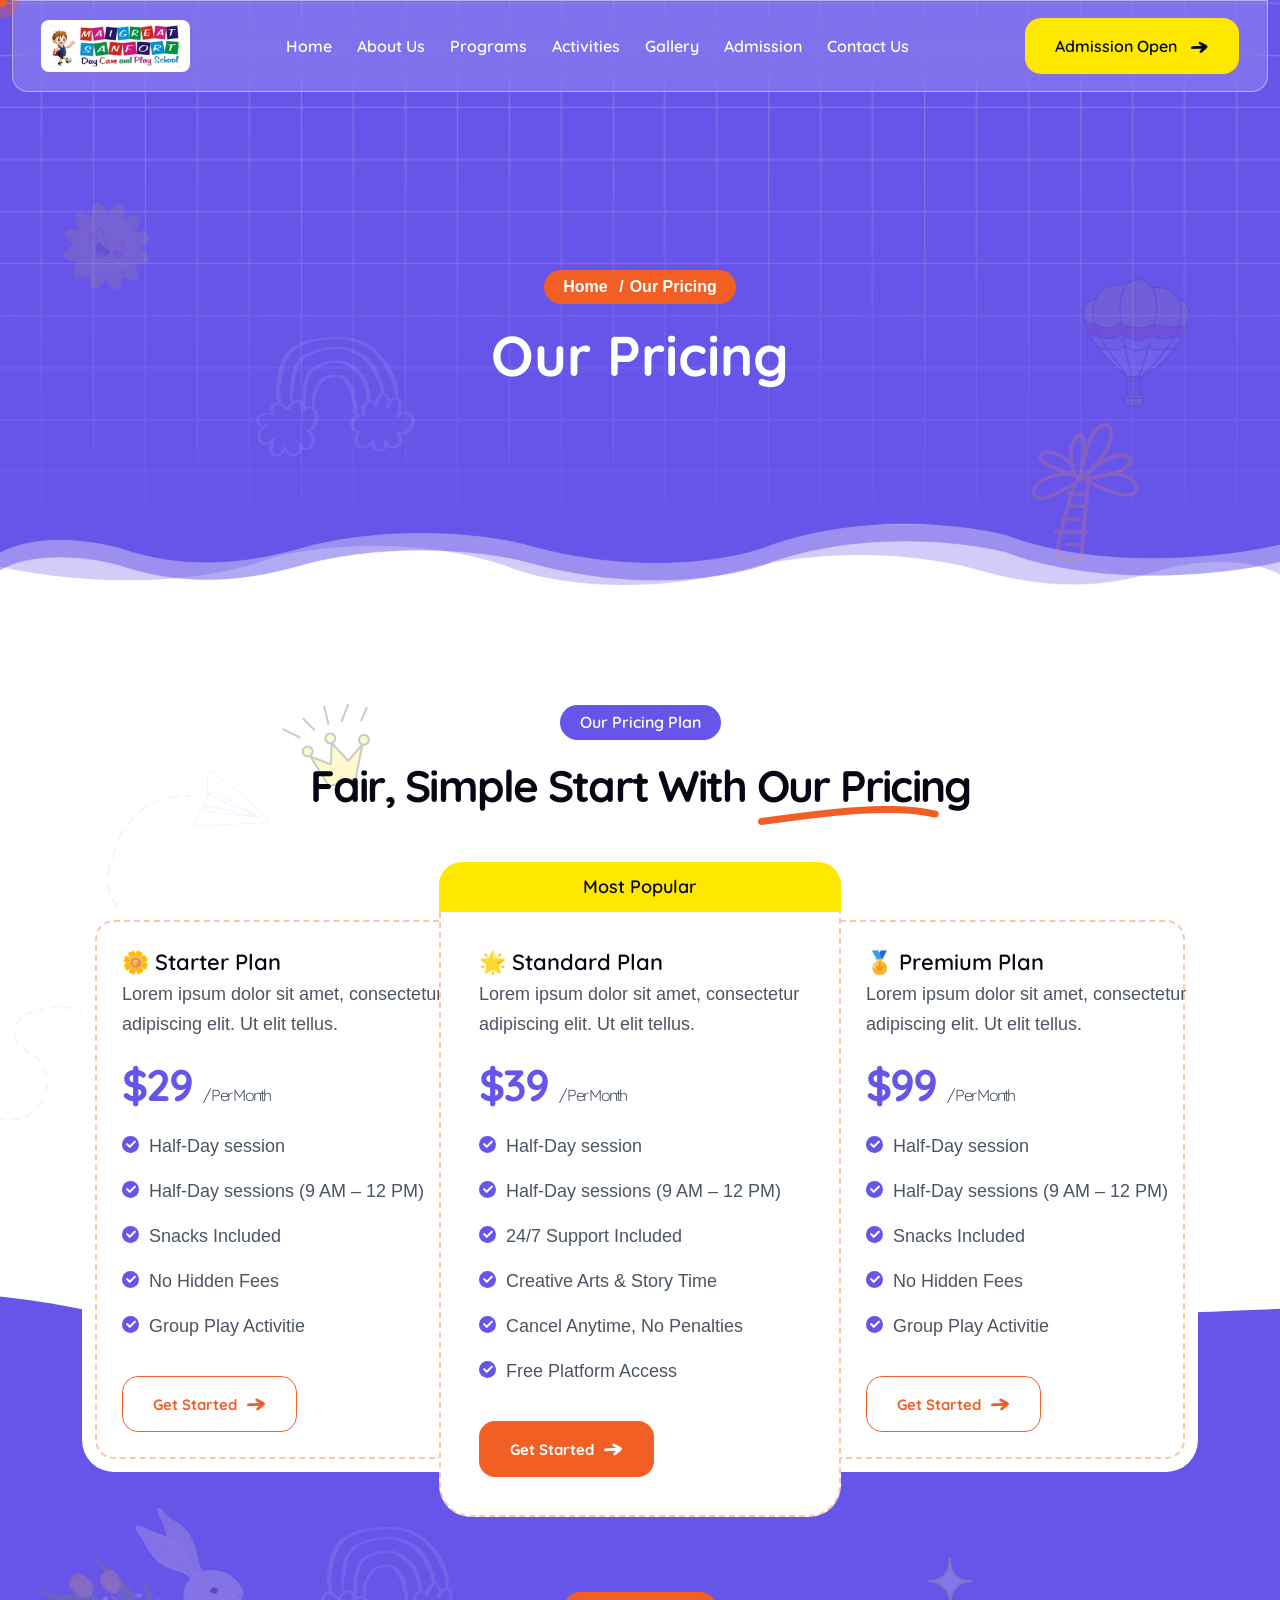
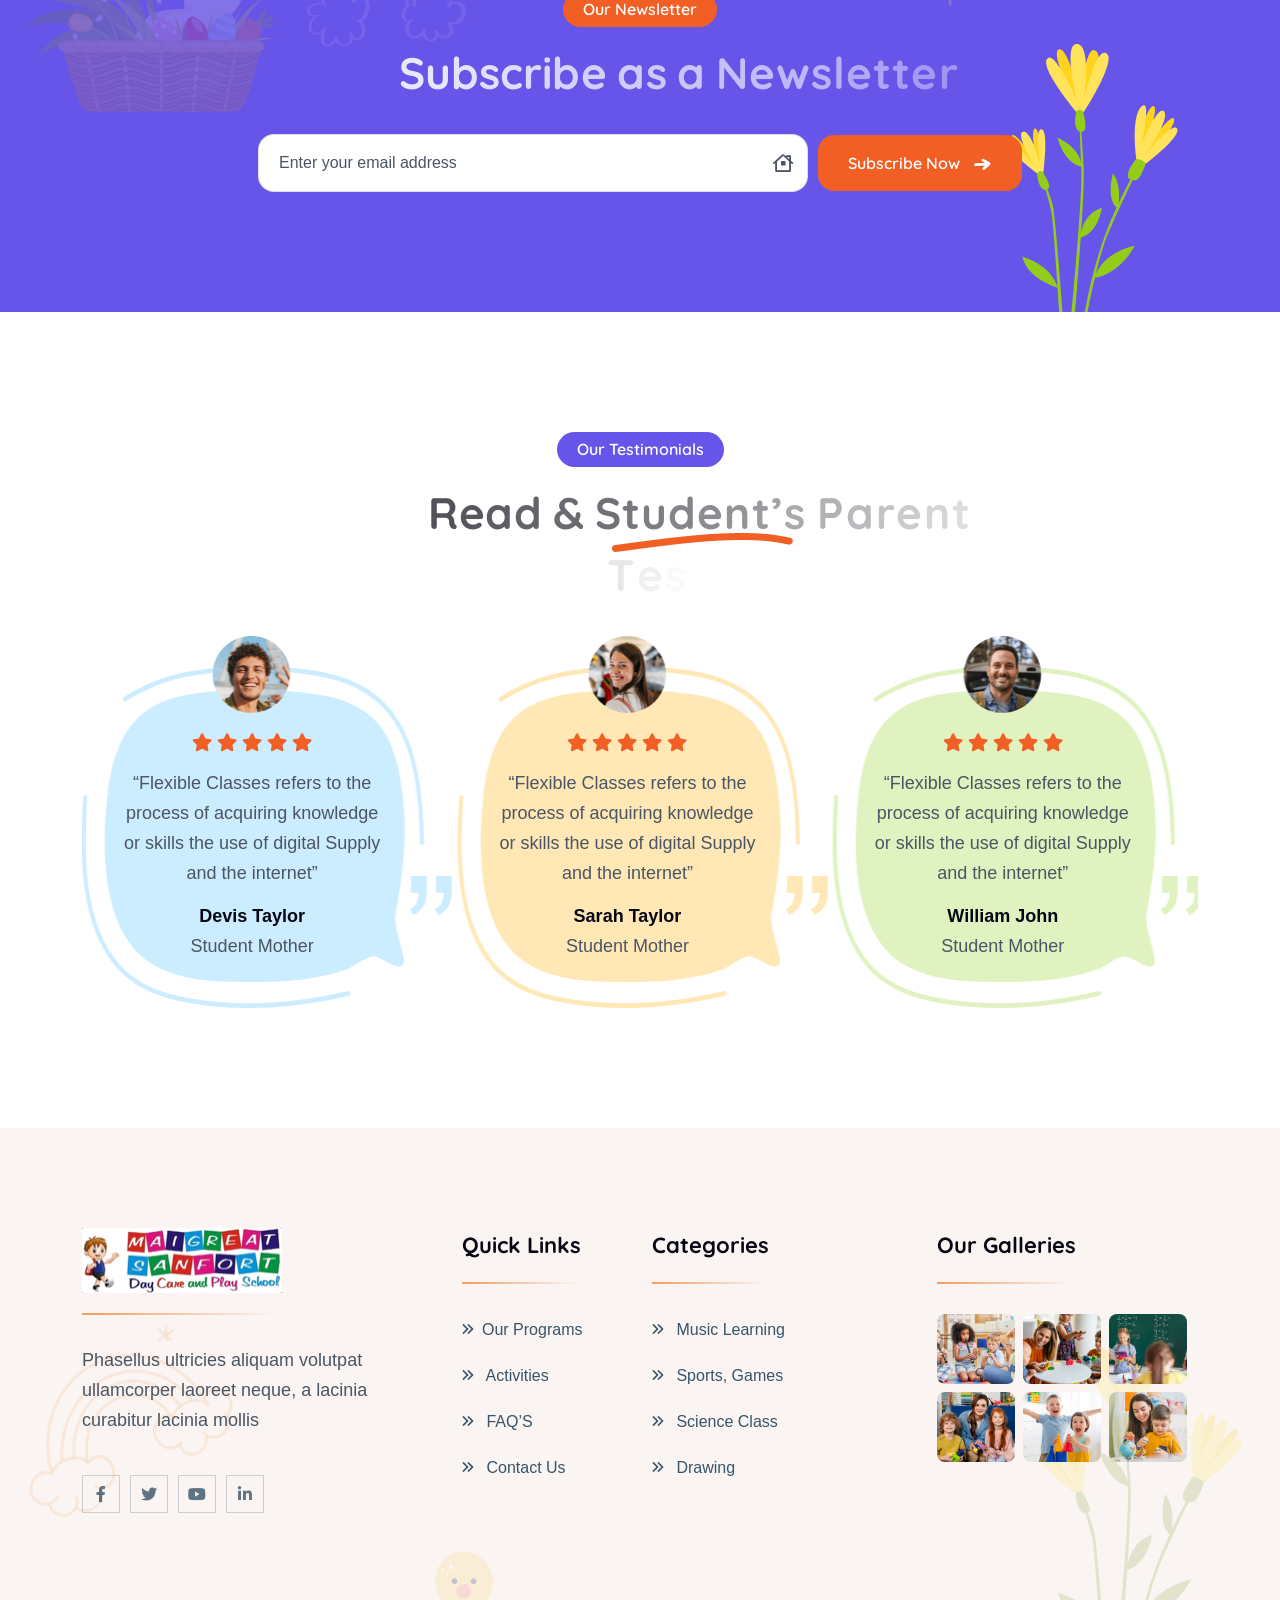
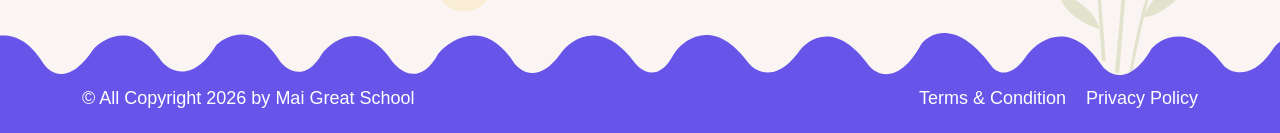
<file: pricing.html>
<!DOCTYPE html>
<html lang="en">
<head>
        <!-- ========== Meta Tags ========== -->
        <meta charset="UTF-8">
        <meta http-equiv="X-UA-Compatible" content="IE=edge">
        <meta name="viewport" content="width=device-width, initial-scale=1">
        <meta name="author" content="modinatheme">
        <meta name="description" content="Mai Great School">
        <!-- ======== Page title ============ -->
        <title>Mai Great School</title>
        <!--<< Favicon >>-->
        <link rel="shortcut icon" href="assets/img/favicon.svg">
        <!--<< Bootstrap min.css >>-->
        <link rel="stylesheet" href="assets/css/bootstrap.min.css">
        <!--<< Font Awesome.css >>-->
        <link rel="stylesheet" href="assets/css/font-awesome.css">
        <!--<< Animate.css >>-->
        <link rel="stylesheet" href="assets/css/animate.css">
        <!--<< Magnific Popup.css >>-->
        <link rel="stylesheet" href="assets/css/magnific-popup.css">
        <!--<< MeanMenu.css >>-->
        <link rel="stylesheet" href="assets/css/meanmenu.css">
        <!--<< Odometer.css >>-->
        <link rel="stylesheet" href="assets/css/odometer.css">
        <!--<< Swiper Bundle.css >>-->
        <link rel="stylesheet" href="assets/css/swiper-bundle.min.css">
        <!--<< Nice Select.css >>-->
        <link rel="stylesheet" href="assets/css/nice-select.css">
        <!--<< Icomon.css >>-->
        <link rel="stylesheet" href="assets/css/icomon.css">
        <!--<< Main.css >>-->
        <link rel="stylesheet" href="assets/css/main.css">
        
    </head>
    <body>

       <!-- Preloader Start -->
        <div id="preloader" class="preloader">
            <div class="animation-preloader">
                <div class="spinner">                
                </div>
                <div class="txt-loading">
                    <span data-text-preloader="M" class="letters-loading">
                       M
                    </span>
                    <span data-text-preloader="A" class="letters-loading">
                        A
                    </span>
                    <span data-text-preloader="I" class="letters-loading">
                        I
                    </span>
                    <span data-text-preloader="G" class="letters-loading">
                        G
                    </span>
                    <span data-text-preloader="R" class="letters-loading">
                       R
                    </span>
					<span data-text-preloader="E" class="letters-loading">
                        E
                    </span>
					<span data-text-preloader="A" class="letters-loading">
                       A
                    </span>
					<span data-text-preloader="T" class="letters-loading">
                        T
                    </span>
				
                </div>
                <p class="text-center">Loading</p>
            </div>
            <div class="loader">
                <div class="row">
                    <div class="col-3 loader-section section-left">
                        <div class="bg"></div>
                    </div>
                    <div class="col-3 loader-section section-left">
                        <div class="bg"></div>
                    </div>
                    <div class="col-3 loader-section section-right">
                        <div class="bg"></div>
                    </div>
                    <div class="col-3 loader-section section-right">
                        <div class="bg"></div>
                    </div>
                </div>
            </div>
        </div>

        <!-- Back To Top Start -->
        <button id="back-top" class="back-to-top">
             <i class="far fa-arrow-up"></i>
        </button>

        <!-- MouseCursor Start -->
        <div class="mouseCursor cursor-outer"></div>
        <div class="mouseCursor cursor-inner"></div>

        <!-- Offcanvas Area Start -->
        <div class="fix-area">
            <div class="offcanvas__info">
                <div class="offcanvas__wrapper">
                    <div class="offcanvas__content">
                        <div class="offcanvas__top mb-5 d-flex justify-content-between align-items-center">
                            <div class="offcanvas__logo">
                               <a href="index.html" class="header-logo">
                               <img src="assets/img/logo/logo.jpeg" alt="Mai Great Sanfort" style="height: 52px; width: auto; max-width: 220px; background: white; padding: 5px 10px; border-radius: 8px; object-fit: contain;">
                                 </a>
                            </div>
                            <div class="offcanvas__close">
                                <button>
                                    <i class="fas fa-times"></i>
                                </button>
                            </div>
                        </div>
                        <h3 class="offcanvas-title">Hello There!</h3>
                        <p>Lorem ipsum dolor sit amet consectetur adipisicing elit. Animi natus quasi sunt eum ducimus. </p>
                        <div class="mobile-menu fix mt-3"></div>
                        <div class="social-icon d-flex align-items-center">
                            <a href="javascript:void(0)"><i class="fab fa-facebook-f"></i></a>
                            <a href="javascript:void(0)"><i class="fab fa-twitter"></i></a>
                            <a href="javascript:void(0)"><i class="fab fa-youtube"></i></a>
                            <a href="javascript:void(0)"><i class="fab fa-linkedin-in"></i></a>
                        </div>

                        <div class="offcanvas__contact">
                            <h3>Contact Us</h3>
                            <ul class="contact-list">
                                <li>
                                    <div class="icon">
                                       <i class="far fa-phone-alt"></i>
                                    </div>
                                    <div class="content">
                                        <p>Call Us</p>
                                        <h4><a href="tel:+4903983493999">+91- 9999999999</a></h4>
                                    </div>
                                </li>
                                <li>
                                    <div class="icon">
                                       <i class="fal fa-envelope"></i>
                                    </div>
                                    <div class="content">
                                        <p>Send Email</p>
                                        <h4><a href="mailto:yordomain@gmial.com">nixinfosoft@gmial.com</a></h4>
                                    </div>
                                </li>
                                <li>
                                    <div class="icon">
                                       <i class="fal fa-map-marker-alt"></i>
                                    </div>
                                    <div class="content">
                                        <p>Location</p>
                                        <h4>
                                            Plot No.117 Sector-44, Gurgaon, Haryana 122003
                                        </h4>
                                    </div>
                                </li>
                            </ul>
                        </div>
                       <a href="contact.html" class="theme-btn">Start Learning <i class="icon-arrow-icon"></i></a>
                    </div>
                </div>
            </div>
        </div>
        <div class="offcanvas__overlay"></div>

        <!-- Header Section Start -->
        <header id="header-sticky" class="header-1 header-2">
            <div class="container">
                <div class="mega-menu-wrapper">
                    <div class="header-main">
                        <div class="header-left">
                            <a href="index.html" class="header-logo">
    <img src="assets/img/logo/logo.jpeg" alt="Mai Great Sanfort" style="height: 52px; width: auto; max-width: 220px; background: white; padding: 5px 10px; border-radius: 8px; object-fit: contain;">
</a>
                        </div>
                        <div class="mean__menu-wrapper">
                            <div class="main-menu">
                                <nav id="mobile-menu">
                                    <ul>
                                        <li >
                                            <a href="index.html">
                                                Home
                                            </a>
                                        </li>
                                        <li >
                                            <a href="about.html">
                                                About Us
                                            </a>
                                        </li>
                                            <li>
                                            <a href="program.html">
                                                Programs
                                            </a>
                                        </li>
                                        <li>
                                            <a href="activities.html">
                                                Activities
                                            </a>
                                         
                                        </li>
                                        <li>
                                            <a href="gallery.html">
                                                Gallery
                                            </a>
                                        </li>
                                           <li>
                                            <a href="admissions.html">
                                                Admission
                                            </a>
                                        </li>
										  <li>
                                            <a href="contact.html">
                                                Contact Us
                                            </a>
                                        </li>
                                    </ul>
                                </nav>
                            </div>
                        </div>
                        <div class="header-right d-flex justify-content-end align-items-center">
                            <div class="header-right-icon">
                            
                            
                            </div>
                            <a href="#" class="theme-btn">Admission Open <i class="icon-arrow-icon"></i></a>
                            <div class="header__hamburger my-auto d-xl-none">
                                <div class="sidebar__toggle">
                                    <i class="fal fa-bars"></i>
                                </div>
                            </div>
                        </div>
                    </div>
                </div>
            </div>
        </header>

        <!-- Breadcrumb Section start --> 
        <div class="breadcrumb-wrapper bg-cover" style="background-image: url('assets/img/breadcrumb-bg.png');"> 
            <div class="sun-shape">
                <img src="assets/img/sun.png" alt="shape-image">
            </div>
            <div class="cloud-shape float-bob-x">
                <img src="assets/img/cloud.png" alt="shape-image">
            </div>
            <div class="perashute-shape float-bob-y">
                <img src="assets/img/perasute.png" alt="shape-image">
            </div>
            <div class="tree-shape">
                <img src="assets/img/tree.png" alt="shape-image">
            </div>
            <div class="bottom-shape">
                <img src="assets/img/breadcrumb-shape.png" alt="img">
            </div>
            <div class="container">
                <div class="page-heading">
                    <ul class="breadcrumb-items wow fadeInUp" data-wow-delay=".3s">
                        <li>
                            <a href="index-2.html">Home</a>
                        </li>
                        <li> Our Pricing</li>
                    </ul>
                    <h1 class="char-animation">Our Pricing</h1>
                </div>
            </div>
        </div>

         <!-- Pricing Section Start -->
        <section class="pricing-section pricing-style2 section-padding fix">
            <div class="snake-shape">
                <img src="assets/img/pricing/snake.png" alt="shape-image">
            </div>
            <div class="crown-shape">
                <img src="assets/img/pricing/crown.png" alt="shape-image">
            </div>
            <div class="tubelight-shape">
                <img src="assets/img/pricing/tubelight.png" alt="shape-image">
            </div>
            <div class="busket-shape float-bob-x">
                <img src="assets/img/newsletter/busket.png" alt="shape-image">
            </div>
            <div class="sky-shape">
                <img src="assets/img/newsletter/sky.png" alt="shape-image">
            </div>
            <div class="star-shape">
                <img src="assets/img/newsletter/star.png" alt="shape-image">
            </div>
            <div class="flower-shape">
                <img src="assets/img/newsletter/flower.png" alt="shape-image">
            </div>
            <div class="container">
                <div class="section-title text-center">
                    <span class="sub-title">Our Pricing Plan</span>
                    <h2 class="char-animation">
                         Fair, Simple Start With <span>Our Pricing</span>
                    </h2>
                </div>
                <div class="pricing-wrapper">
                    <div class="pricing-items new-border wow fadeInRight" data-wow-delay=".5s">
                        <div class="pricing-content">
                            <div class="pricing-header">
                                <span>🌼 Starter Plan</span>
                                <p> Lorem ipsum dolor sit amet, consectetur adipiscing elit. Ut elit tellus. </p>
                            </div>
                            <div class="pricing-rate">
                                <h2>$29 <span>/ Per Month</span></h2>
                            </div>
                            <ul class="pricing-list">
                                <li><i class="fas fa-check"></i> Half-Day session</li>
                                <li><i class="fas fa-check"></i> Half-Day sessions (9 AM – 12 PM)</li>
                                <li><i class="fas fa-check"></i> Snacks Included</li>
                                <li><i class="fas fa-check"></i> No Hidden Fees</li>
                                <li><i class="fas fa-check"></i> Group Play Activitie</li>
                            </ul>
                            <div class="pricing-button">
                                <a href="pricing.html" class="border-btn">Get Started<i class="icon-arrow-icon"></i></a>
                            </div>
                        </div>
                    </div>
                    <div class="pricing-items new-border items-two wow fadeInUp" data-wow-delay=".2s">
                        <span class="top-text">Most Popular</span>
                        <div class="pricing-content">
                            <div class="pricing-header">
                                <span>🌟 Standard Plan</span>
                                <p> Lorem ipsum dolor sit amet, consectetur adipiscing elit. Ut elit tellus.</p>
                            </div>
                            <div class="pricing-rate">
                                <h2>$39 <span>/ Per Month</span></h2>
                            </div>
                            <ul class="pricing-list">
                                <li><i class="fas fa-check"></i> Half-Day session</li>
                                <li><i class="fas fa-check"></i> Half-Day sessions (9 AM – 12 PM)</li>
                                <li><i class="fas fa-check"></i> 24/7 Support Included</li>
                                <li><i class="fas fa-check"></i> Creative Arts & Story Time</li>
                                <li><i class="fas fa-check"></i> Cancel Anytime, No Penalties</li>
                                <li><i class="fas fa-check"></i> Free Platform Access</li>
                            </ul>
                            <div class="pricing-button">
                                <a href="pricing.html" class="border-btn style-2 active">Get Started<i class="icon-arrow-icon"></i></a>
                            </div>
                        </div>
                    </div>
                    <div class="pricing-items new-border items-three wow fadeInLeft" data-wow-delay=".5s">
                        <div class="pricing-content">
                            <div class="pricing-header">
                                <span>🏅 Premium Plan</span>
                                <p> Lorem ipsum dolor sit amet, consectetur adipiscing elit. Ut elit tellus.</p>
                            </div>
                            <div class="pricing-rate">
                                <h2>$99 <span>/ Per Month</span></h2>
                            </div>
                            <ul class="pricing-list">
                                <li><i class="fas fa-check"></i> Half-Day session</li>
                                <li><i class="fas fa-check"></i> Half-Day sessions (9 AM – 12 PM)</li>
                                <li><i class="fas fa-check"></i> Snacks Included</li>
                                <li><i class="fas fa-check"></i> No Hidden Fees</li>
                                <li><i class="fas fa-check"></i> Group Play Activitie</li>
                            </ul>
                            <div class="pricing-button">
                                <a href="pricing.html" class="border-btn">Get Started<i class="icon-arrow-icon"></i></a>
                            </div>
                        </div>
                    </div>
                </div>
                <div class="newsletter-section newsletter-two section-padding pb-0 fix">
                    <div class="container">
                        <div class="section-title text-center">
                            <span class="sub-title tittle-bg wow fadeInUp" data-wow-delay=".3s">Our Newsletter</span>
                            <h2 class="char-animation text-white">
                                Subscribe as a Newsletter
                            </h2>
                        </div>
                        <div class="signUp-box mt-3 mt-md-0">
                            <form id="signupForm">
                                <div class="input-wrapper input-style wow fadeInLeft" data-wow-delay=".4s">
                                    <input type="email" id="emailInput" placeholder="Enter your email address" required>
                                    <i class="far fa-house house-icon"></i>
                                </div>
                                <button type="submit" class="theme-btn wow fadeInRight" data-wow-delay=".4s">Subscribe Now <i class="icon-arrow-icon"></i></button>
                            </form>
                        </div>
                    </div>
                </div>
            </div>
        </section>

       <!-- Testimonial Section Start -->
        <section class="testimonial-section-2 section-padding fix">
            <div class="container">
                <div class="section-title text-center">
                    <span class="sub-title wow fadeInUp">Our Testimonials</span>
                    <h2 class="char-animation">
                        Read  &amp; <span>Student’s Parent</span> <br> Testimonials
                    </h2>
                </div>
                <div class="testimonial-wrapper-2">
                    <div class="swiper testimonial-slider">
                        <div class="swiper-wrapper">
                            <div class="swiper-slide wow fadeInUp" data-wow-delay=".2s">
                                <div class="testimonial-box-items">
                                    <div class="testi-item-bg">
                                        <img src="assets/img/testimonial/bg-border-1.png" alt="shape-image">
                                    </div>
                                    <div class="testimonial-content">
                                        <div class="client-image-2">
                                            <img src="assets/img/testimonial/client1.png" alt="client-image">
                                            <ul class="icon">
                                                <li><i class="fas fa-star"></i></li>
                                                <li><i class="fas fa-star"></i></li>
                                                <li><i class="fas fa-star"></i></li>
                                                <li><i class="fas fa-star"></i></li>
                                                <li><i class="fas fa-star"></i></li>
                                            </ul>
                                        </div>
                                        <p>“Flexible Classes refers to the process of acquiring knowledge or skills the use of digital Supply and the internet”</p>
                                        <div class="client-info-2">
                                            <h3>William John</h3>
                                            <p>Student Mother</p>
                                        </div>
                                    </div>
                                </div>
                            </div>
                            <div class="swiper-slide wow fadeInUp" data-wow-delay=".4s">
                                <div class="testimonial-box-items">
                                    <div class="testi-item-bg">
                                        <img src="assets/img/testimonial/bg-border-2.png" alt="shape-image">
                                    </div>
                                    <div class="testimonial-content">
                                        <div class="client-image-2">
                                            <img src="assets/img/testimonial/client2.png" alt="client-image">
                                            <ul class="icon">
                                                <li><i class="fas fa-star"></i></li>
                                                <li><i class="fas fa-star"></i></li>
                                                <li><i class="fas fa-star"></i></li>
                                                <li><i class="fas fa-star"></i></li>
                                                <li><i class="fas fa-star"></i></li>
                                            </ul>
                                        </div>
                                        <p>“Flexible Classes refers to the process of acquiring knowledge or skills the use of digital Supply and the internet”</p>
                                        <div class="client-info-2">
                                            <h3>Devis Taylor</h3>
                                            <p>Student Mother</p>
                                        </div>
                                    </div>
                                </div>
                            </div>
                            <div class="swiper-slide wow fadeInUp" data-wow-delay=".6s">
                                <div class="testimonial-box-items">
                                    <div class="testi-item-bg">
                                        <img src="assets/img/testimonial/bg-border-3.png" alt="shape-image">
                                    </div>
                                    <div class="testimonial-content">
                                        <div class="client-image-2">
                                            <img src="assets/img/testimonial/client3.png" alt="client-image">
                                            <ul class="icon">
                                                <li><i class="fas fa-star"></i></li>
                                                <li><i class="fas fa-star"></i></li>
                                                <li><i class="fas fa-star"></i></li>
                                                <li><i class="fas fa-star"></i></li>
                                                <li><i class="fas fa-star"></i></li>
                                            </ul>
                                        </div>
                                        <p>“Flexible Classes refers to the process of acquiring knowledge or skills the use of digital Supply and the internet”</p>
                                        <div class="client-info-2">
                                            <h3>Sarah Taylor</h3>
                                            <p>Student Mother</p>
                                        </div>
                                    </div>
                                </div>
                            </div>
                        </div>
                    </div>
                    <div class="array-button">
                        <button class="array-prev"><i class="fal fa-arrow-left"></i></button>
                        <button class="array-next"><i class="fal fa-arrow-right"></i></button>
                    </div>
                </div>
            </div>
        </section>
<!-- ===== FIXED ADMISSION POPUP - GitHub Pages Working ===== -->
<div id="admissionPopup" style="position:fixed; top:0; left:0; width:100%; height:100%; z-index:999999; display:none; align-items:center; justify-content:center; padding:15px;">
    <div id="admissionOverlay" style="position:absolute; top:0; left:0; width:100%; height:100%; background:rgba(0,0,0,0.6); backdrop-filter:blur(4px);"></div>
    <div style="position:relative; background:white; width:100%; max-width:450px; border-radius:25px; padding:30px; box-shadow:0 20px 60px rgba(0,0,0,0.3); max-height:90vh; overflow-y:auto;">
        <button id="closeAdmission" style="position:absolute; top:15px; right:15px; width:35px; height:35px; background:#f2f2f2; border:none; border-radius:50%; font-size:22px; cursor:pointer;">×</button>
        <div class="text-center mb-3">
            <span style="background:#FFF0E6; color:#FF6B35; padding:6px 18px; border-radius:20px; font-size:12px; font-weight:700;">ADMISSION OPEN 2026-27</span>
            <h3 class="mt-3 mb-1">Quick Enquiry Form</h3>
            <p style="font-size:13px; color:#777;">Fill karein, 30 min me call ayega!</p>
        </div>
        <form id="popupAdmissionForm">
            <div style="display:flex; flex-direction:column; gap:12px;">
                <input type="text" required placeholder="Child Name *" style="height:50px; border-radius:12px; background:#f8f8f8; border:1px solid #eee; padding:0 15px; width:100%;">
                <div style="display:flex; gap:12px;">
                    <input type="text" required placeholder="Parent Name *" style="height:50px; border-radius:12px; background:#f8f8f8; border:1px solid #eee; padding:0 15px; width:50%;">
                    <input type="tel" required placeholder="Mobile Number *" pattern="[0-9]{10}" style="height:50px; border-radius:12px; background:#f8f8f8; border:1px solid #eee; padding:0 15px; width:50%;">
                </div>
                <select required style="height:50px; border-radius:12px; background:#f8f8f8; border:1px solid #eee; padding:0 15px; width:100%;">
                    <option value="">Select Class *</option>
                    <option>Play Group (1.5-2.5 Yrs)</option>
                    <option>Pre-Nursery (2.5-3.5 Yrs)</option>
                    <option>Nursery (3.5-4.5 Yrs)</option>
                    <option>KG (4.5-5.5 Yrs)</option>
                    <option>Day Care</option>
                </select>
                <textarea placeholder="Message (Optional)" rows="2" style="border-radius:12px; background:#f8f8f8; border:1px solid #eee; padding:10px 15px; width:100%;"></textarea>
                <button type="submit" style="width:100%; height:50px; background:#FF6B35; color:white; border:none; border-radius:12px; font-weight:600; cursor:pointer;">Submit Now</button>
                <p style="text-align:center; font-size:10px; color:#999; margin:0;">🔒 100% Safe & Secure</p>
            </div>
        </form>
    </div>
</div>

<script>
// GitHub Pages Fix
window.addEventListener('load', function() {
    var popup = document.getElementById('admissionPopup');
    var overlay = document.getElementById('admissionOverlay');
    var closeBtn = document.getElementById('closeAdmission');
    
    function openPopup(e){
        if(e) e.preventDefault();
        popup.style.display = 'flex';
        document.body.style.overflow = 'hidden';
    }
    function closePopup(){
        popup.style.display = 'none';
        document.body.style.overflow = '';
    }

    // Saare Admission buttons ko pakdo
    document.querySelectorAll('a').forEach(function(a){
        var txt = a.textContent.toLowerCase();
        if(txt.includes('admission open') || txt.includes('admission')){
            a.addEventListener('click', openPopup);
        }
    });

    closeBtn.addEventListener('click', closePopup);
    overlay.addEventListener('click', closePopup);

    document.getElementById('popupAdmissionForm').addEventListener('submit', function(e){
        e.preventDefault();
        alert('Thank you! Form submitted. Team jaldi call karegi.');
        closePopup();
        this.reset();
    });
});
</script>
<!-- ===== FIXED END ===== -->
<!-- Admission Form Popup Modal End -->
          <!-- Footer Section Start -->
        <footer class="footer-section footer-section-three fix">
            <div class="sky-shape">
                <img src="assets/img/footer/sky2.png" alt="shape-img">
            </div>
            <div class="emoji-shape">
                <img src="assets/img/footer/emoji2.png" alt="shape-img">
            </div>
            <div class="flower-shape">
                <img src="assets/img/footer/flower.png" alt="shape-img">
            </div>
            <div class="container">
                <div class="footer-widgets-wrapper footer-widgets-wrapper3s">
                    <div class="row">
                        <div class="col-xl-4 col-lg-4 col-md-6 wow fadeInUp" data-wow-delay=".2s">
                            <div class="single-footer-widget single-footer-widget-3">
                                <div class="widget-head">
                                    <a href="index.html">
                                       <img src="assets/img/logo/logo.jpeg" alt="Mai Great Sanfort" style="height: 65px; width: auto;">
                                    </a>
                                </div>
                                <div class="widget-content">
                                    <p>Phasellus ultricies aliquam volutpat <br> ullamcorper laoreet neque, a lacinia <br> curabitur lacinia mollis</p>
                                    <ul class="social-icon social-icon-3">
                                        <li>
                                            <a href="#"><i class="fab fa-facebook-f"></i></a>
                                        </li>
                                        <li>
                                            <a href="#"><i class="fab fa-twitter"></i></a>
                                        </li>
                                        <li>
                                            <a href="#"><i class="fab fa-youtube"></i></a>
                                        </li>
                                        <li>
                                            <a href="#"><i class="fab fa-linkedin-in"></i></a>
                                        </li>
                                    </ul>
                                </div>
                            </div>
                        </div>
                        <div class="col-xl-2 col-lg-4 col-md-6 col-sm-6 col-6 wow fadeInUp" data-wow-delay=".4s">
                            <div class="single-footer-widget single-footer-widget-3">
                                <div class="widget-head">
                                    <h3>Quick Links</h3>
                                </div>
                                <div class="widget-content">
                                    <ul class="list-area list-area-3">
                                        <li><a href="program.html"><i class="fas fa-angle-double-right"></i>Our Programs</a></li>
                                        <li><a href="activities.html"><i class="fas fa-angle-double-right"></i> Activities</a></li>
                                        <li><a href="faq.html"><i class="fas fa-angle-double-right"></i> FAQ’S</a></li>
                                        <li><a href="contact.html"><i class="fas fa-angle-double-right"></i> Contact Us</a></li>
                                    </ul>
                                </div>
                            </div>
                        </div>
                        <div class="col-xl-3 col-lg-4 col-md-6 col-sm-6 col-6 wow fadeInUp" data-wow-delay=".6s">
                            <div class="single-footer-widget single-footer-widget-3">
                                <div class="widget-head">
                                    <h3>Categories</h3>
                                </div>
                                <div class="widget-content">
                                    <ul class="list-area list-area-3">
                                        <li><a href="program-details.html"><i class="fas fa-angle-double-right"></i> Music Learning</a></li>
                                        <li><a href="program-details.html"><i class="fas fa-angle-double-right"></i> Sports, Games</a></li>
                                        <li><a href="program-details.html"><i class="fas fa-angle-double-right"></i> Science Class</a></li>
                                        <li><a href="program-details.html"><i class="fas fa-angle-double-right"></i> Drawing</a></li>
                                    </ul>
                                </div>
                            </div>
                        </div>
                        <div class="col-xl-3 col-lg-4 col-md-6 col-sm-6 col-9 wow fadeInUp" data-wow-delay=".8s">
                            <div class="single-footer-widget single-footer-widget-3">
                                <div class="widget-head">
                                    <h3>Our Galleries</h3>
                                </div>
                                <div class="widget-footer-gallery">
                                    <div class="gallery-wrap">
                                        <div class="gallery-thumb">
                                            <a href="#">
                                                <img src="assets/img/footer/image1.jpg" alt="footer-image"><i class="fab fa-instagram"></i>                                              
                                            </a>
                                        </div>
                                        <div class="gallery-thumb">
                                            <a href="#">
                                                <img src="assets/img/footer/image2.jpg" alt="footer-image"><i class="fab fa-instagram"></i>
                                            </a>
                                        </div>
                                        <div class="gallery-thumb">
                                            <a href="#">
                                                <img src="assets/img/footer/image3.jpg" alt="footer-image"><i class="fab fa-instagram"></i>
                                            </a>
                                        </div>
                                    </div>

                                    <div class="gallery-wrap">
                                        <div class="gallery-thumb">
                                            <a href="#">
                                                <img src="assets/img/footer/image4.jpg" alt="footer-image"><i class="fab fa-instagram"></i>
                                            </a>
                                        </div>
                                        <div class="gallery-thumb">
                                            <a href="#">
                                                <img src="assets/img/footer/image5.jpg" alt="footer-image"><i class="fab fa-instagram"></i>
                                            </a>
                                        </div>
                                        <div class="gallery-thumb">
                                            <a href="#">
                                                <img src="assets/img/footer/image6.jpg" alt="footer-image"><i class="fab fa-instagram"></i>
                                            </a>
                                        </div>
                                    </div>
                                </div>
                            </div>
                        </div>
                    </div>
                </div>
            </div>
            <div class="footer-bottom">
                <div class="f-bottom-bg">
                    <img src="assets/img/footer/footer-bg-3.png" alt="footer-image">
                </div>
                <div class="container">
                    <div class="footer-wrapper d-flex align-items-center justify-content-between">
                        <p class="wow fadeInLeft" data-wow-delay=".4s">
                            © All Copyright 2026 by  <a href="index.html">Mai Great School</a>
                        </p>
                        <ul class="footer-menu wow fadeInRight" data-wow-delay=".4s">
                            <li>
                                <a href="contact.html">Terms &amp; Condition</a>
                            </li>
                            <li>
                                <a href="contact.html">Privacy Policy</a>
                            </li>
                        </ul>
                    </div>
                </div>
            </div>
        </footer> 



        <!--<< All JS Plugins >>-->
        <script src="assets/js/jquery-3.7.1.min.js"></script>
        <!--<< Bootstrap Js >>-->
        <script src="assets/js/bootstrap.bundle.min.js"></script>
        <!--<< Nice Select Js >>-->
        <script src="assets/js/jquery.nice-select.min.js"></script>
        <!--<< Odometer Js >>-->
        <script src="assets/js/odometer.min.js"></script>
        <!--<< Appear Js >>-->
        <script src="assets/js/jquery.appear.min.js"></script>
        <!--<< Swiper Slider Js >>-->
        <script src="assets/js/swiper-bundle.min.js"></script>
        <!--<< MeanMenu Js >>-->
        <script src="assets/js/jquery.meanmenu.min.js"></script>
        <!--<< Magnific Popup Js >>-->
        <script src="assets/js/jquery.magnific-popup.min.js"></script>
        <!--<< Wow Animation Js >>-->
        <script src="assets/js/wow.min.js"></script>
        <!--<< Gsap Animation Js >>-->
        <script src="assets/js/gsap.min.js"></script>
        <!--<< ScrollTrigger Js >>-->
        <script src="assets/js/ScrollTrigger.min.js"></script>
        <!--<< SplitText Js >>-->
        <script src="assets/js/SplitText.min.js"></script>
        <!--<< splitType Js >>-->
        <script src="assets/js/splitType.js"></script>
        <!--<< Main.js >>-->
        <script src="assets/js/main.js"></script>
        

    </body>
</html>
</file>
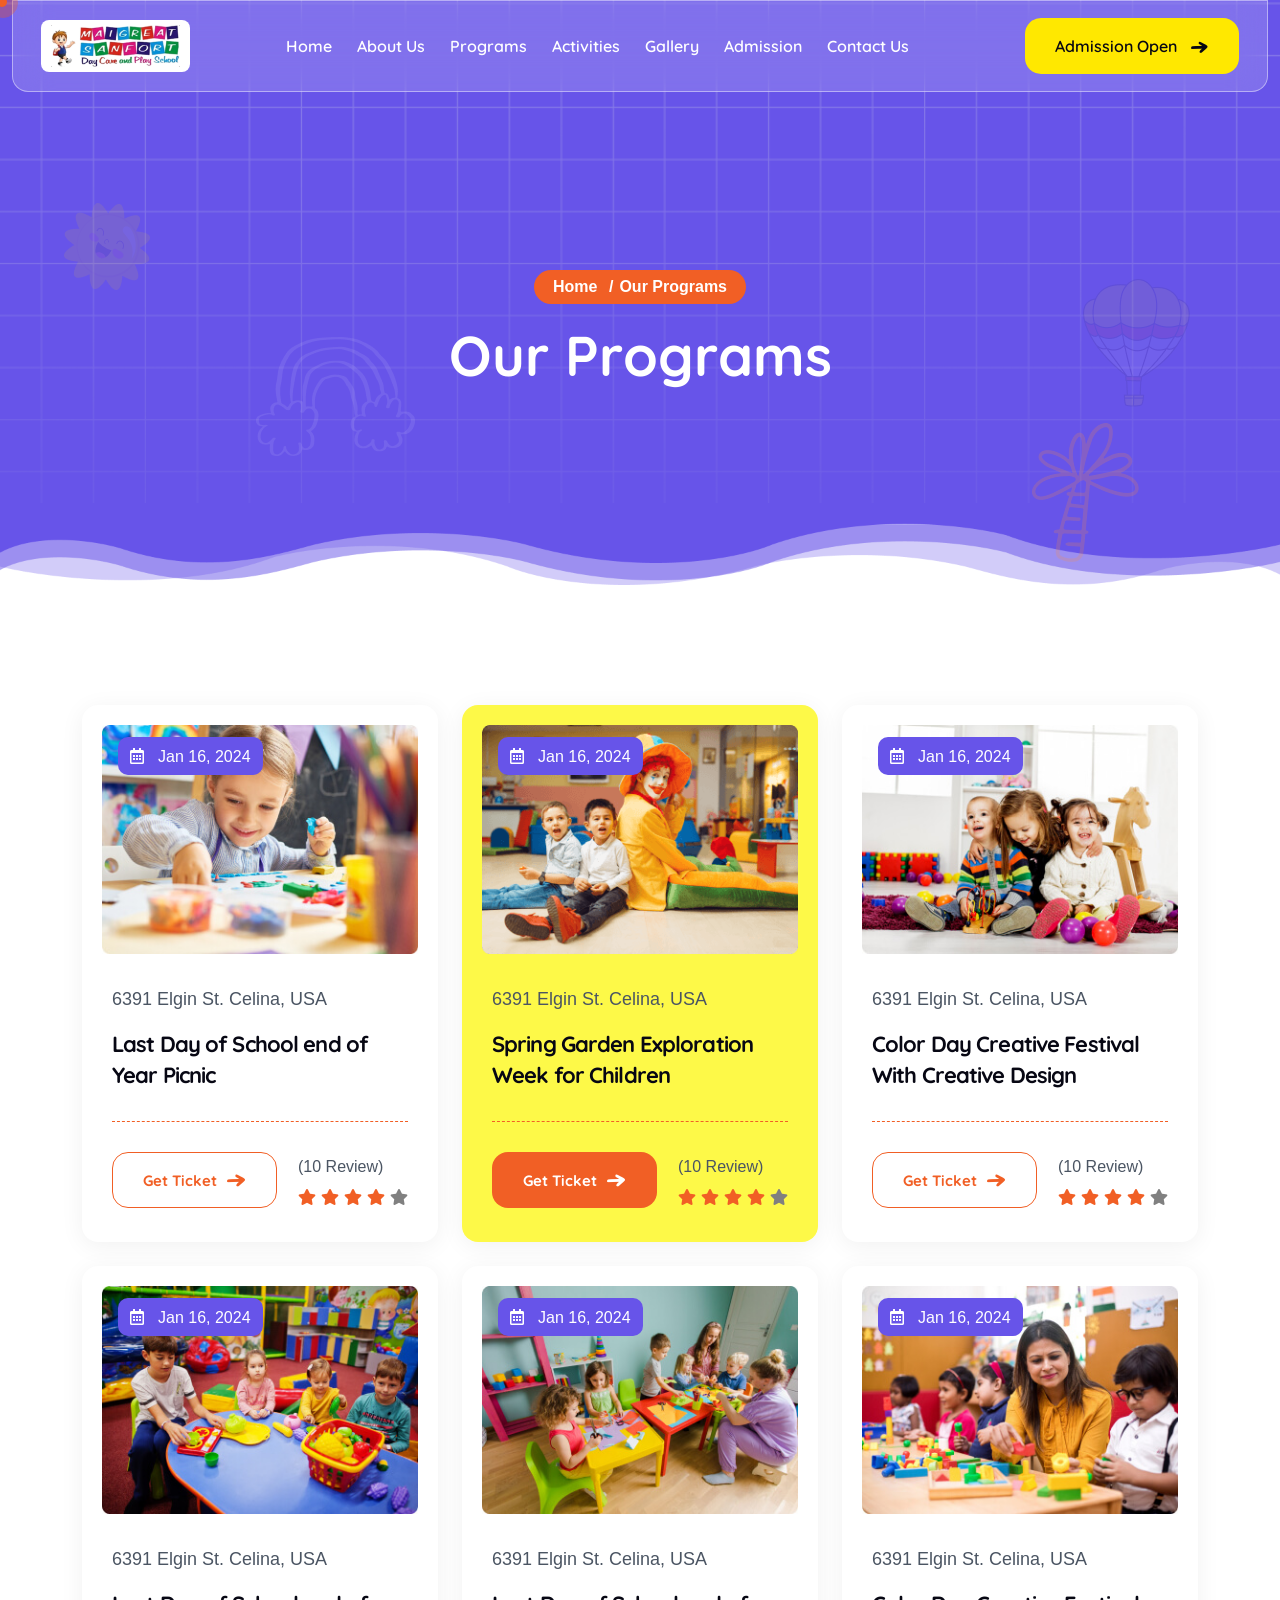
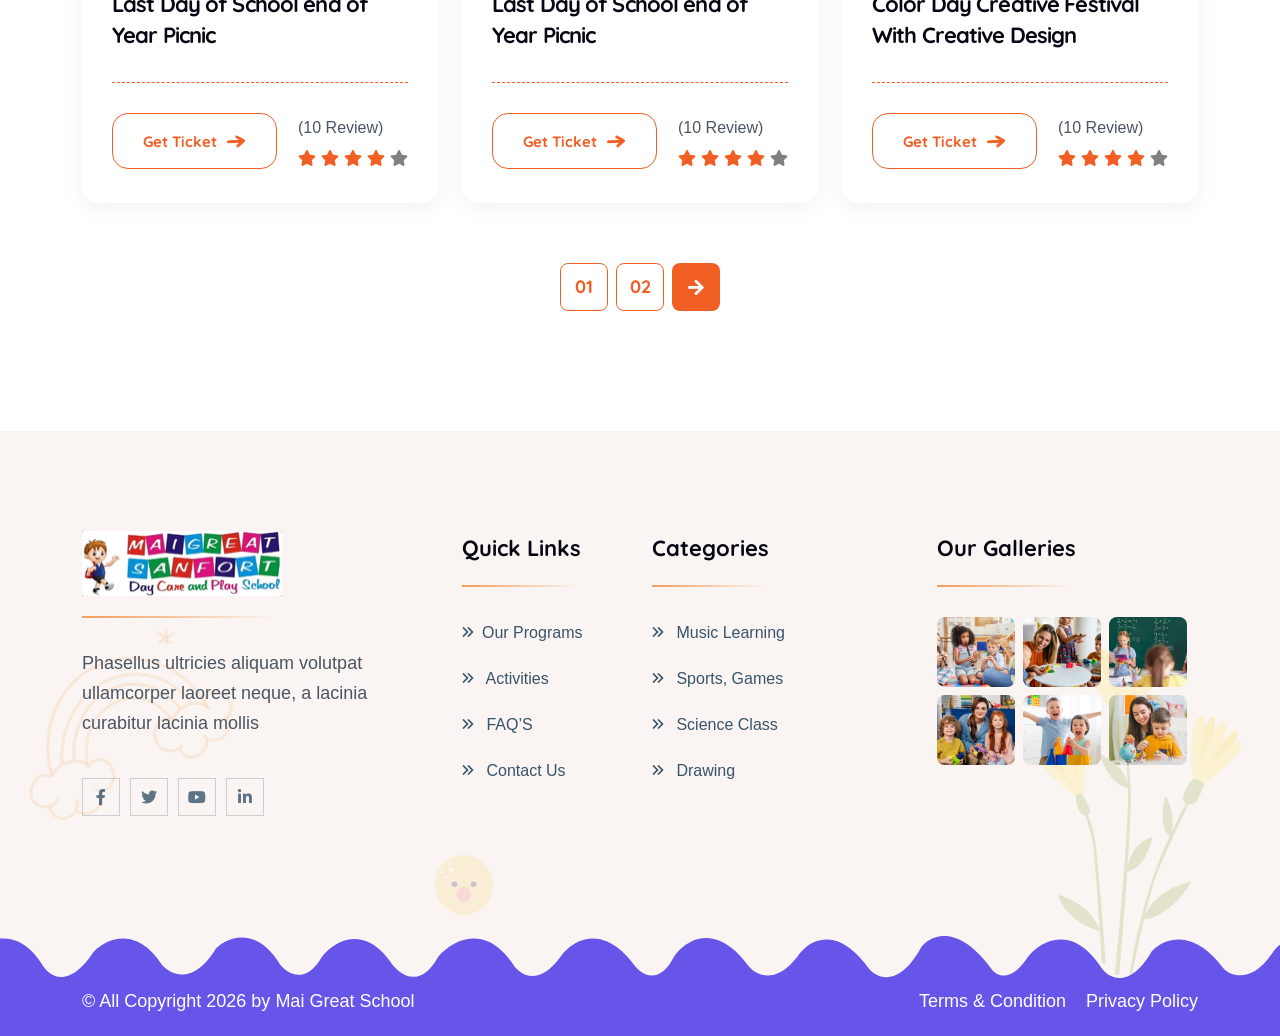
<file: program.html>
<!DOCTYPE html>
<html lang="en">
<head>
        <!-- ========== Meta Tags ========== -->
        <meta charset="UTF-8">
        <meta http-equiv="X-UA-Compatible" content="IE=edge">
        <meta name="viewport" content="width=device-width, initial-scale=1">
        <meta name="author" content="modinatheme">
        <meta name="description" content="Mai Great School">
        <!-- ======== Page title ============ -->
        <title>Mai Great School</title>
        <!--<< Favicon >>-->
        <link rel="shortcut icon" href="assets/img/favicon.svg">
        <!--<< Bootstrap min.css >>-->
        <link rel="stylesheet" href="assets/css/bootstrap.min.css">
        <!--<< Font Awesome.css >>-->
        <link rel="stylesheet" href="assets/css/font-awesome.css">
        <!--<< Animate.css >>-->
        <link rel="stylesheet" href="assets/css/animate.css">
        <!--<< Magnific Popup.css >>-->
        <link rel="stylesheet" href="assets/css/magnific-popup.css">
        <!--<< MeanMenu.css >>-->
        <link rel="stylesheet" href="assets/css/meanmenu.css">
        <!--<< Odometer.css >>-->
        <link rel="stylesheet" href="assets/css/odometer.css">
        <!--<< Swiper Bundle.css >>-->
        <link rel="stylesheet" href="assets/css/swiper-bundle.min.css">
        <!--<< Nice Select.css >>-->
        <link rel="stylesheet" href="assets/css/nice-select.css">
        <!--<< Icomon.css >>-->
        <link rel="stylesheet" href="assets/css/icomon.css">
        <!--<< Main.css >>-->
        <link rel="stylesheet" href="assets/css/main.css">
    </head>
    <body>

       <!-- Preloader Start -->
<div id="preloader" class="preloader">
            <div class="animation-preloader">
                <div class="spinner">                
                </div>
                <div class="txt-loading">
                    <span data-text-preloader="M" class="letters-loading">
                       M
                    </span>
                    <span data-text-preloader="A" class="letters-loading">
                        A
                    </span>
                    <span data-text-preloader="I" class="letters-loading">
                        I
                    </span>
                    <span data-text-preloader="G" class="letters-loading">
                        G
                    </span>
                    <span data-text-preloader="R" class="letters-loading">
                       R
                    </span>
					<span data-text-preloader="E" class="letters-loading">
                        E
                    </span>
					<span data-text-preloader="A" class="letters-loading">
                       A
                    </span>
					<span data-text-preloader="T" class="letters-loading">
                        T
                    </span>
				
                </div>
                <p class="text-center">Loading</p>
            </div>
            <div class="loader">
                <div class="row">
                    <div class="col-3 loader-section section-left">
                        <div class="bg"></div>
                    </div>
                    <div class="col-3 loader-section section-left">
                        <div class="bg"></div>
                    </div>
                    <div class="col-3 loader-section section-right">
                        <div class="bg"></div>
                    </div>
                    <div class="col-3 loader-section section-right">
                        <div class="bg"></div>
                    </div>
                </div>
            </div>
        </div>

        <!-- Back To Top Start -->
        <button id="back-top" class="back-to-top">
             <i class="far fa-arrow-up"></i>
        </button>

        <!-- MouseCursor Start -->
        <div class="mouseCursor cursor-outer"></div>
        <div class="mouseCursor cursor-inner"></div>
 <!-- Offcanvas Area Start -->
        <div class="fix-area">
            <div class="offcanvas__info">
                <div class="offcanvas__wrapper">
                    <div class="offcanvas__content">
                        <div class="offcanvas__top mb-5 d-flex justify-content-between align-items-center">
                            <div class="offcanvas__logo">
                               <a href="index.html" class="header-logo">
                               <img src="assets/img/logo/logo.jpeg" alt="Mai Great Sanfort" style="height: 52px; width: auto; max-width: 220px; background: white; padding: 5px 10px; border-radius: 8px; object-fit: contain;">
                                 </a>
                            </div>
                            <div class="offcanvas__close">
                                <button>
                                    <i class="fas fa-times"></i>
                                </button>
                            </div>
                        </div>
                        <h3 class="offcanvas-title">Hello There!</h3>
                        <p>Lorem ipsum dolor sit amet consectetur adipisicing elit. Animi natus quasi sunt eum ducimus. </p>
                        <div class="mobile-menu fix mt-3"></div>
                        <div class="social-icon d-flex align-items-center">
                            <a href="javascript:void(0)"><i class="fab fa-facebook-f"></i></a>
                            <a href="javascript:void(0)"><i class="fab fa-twitter"></i></a>
                            <a href="javascript:void(0)"><i class="fab fa-youtube"></i></a>
                            <a href="javascript:void(0)"><i class="fab fa-linkedin-in"></i></a>
                        </div>

                        <div class="offcanvas__contact">
                            <h3>Contact Us</h3>
                            <ul class="contact-list">
                                <li>
                                    <div class="icon">
                                       <i class="far fa-phone-alt"></i>
                                    </div>
                                    <div class="content">
                                        <p>Call Us</p>
                                        <h4><a href="tel:+4903983493999">+91- 9999999999</a></h4>
                                    </div>
                                </li>
                                <li>
                                    <div class="icon">
                                       <i class="fal fa-envelope"></i>
                                    </div>
                                    <div class="content">
                                        <p>Send Email</p>
                                        <h4><a href="mailto:yordomain@gmial.com">nixinfosoft@gmial.com</a></h4>
                                    </div>
                                </li>
                                <li>
                                    <div class="icon">
                                       <i class="fal fa-map-marker-alt"></i>
                                    </div>
                                    <div class="content">
                                        <p>Location</p>
                                        <h4>
                                            Plot No.117 Sector-44, Gurgaon, Haryana 122003
                                        </h4>
                                    </div>
                                </li>
                            </ul>
                        </div>
                       <a href="contact.html" class="theme-btn">Start Learning <i class="icon-arrow-icon"></i></a>
                    </div>
                </div>
            </div>
        </div>
        <div class="offcanvas__overlay"></div>

        <!-- Header Section Start -->
        <header id="header-sticky" class="header-1 header-2">
            <div class="container">
                <div class="mega-menu-wrapper">
                    <div class="header-main">
                        <div class="header-left">
                            <a href="index.html" class="header-logo">
    <img src="assets/img/logo/logo.jpeg" alt="Mai Great Sanfort" style="height: 52px; width: auto; max-width: 220px; background: white; padding: 5px 10px; border-radius: 8px; object-fit: contain;">
</a>
                        </div>
                        <div class="mean__menu-wrapper">
                            <div class="main-menu">
                                <nav id="mobile-menu">
                                    <ul>
                                        <li >
                                            <a href="index.html">
                                                Home
                                            </a>
                                        </li>
                                        <li >
                                            <a href="about.html">
                                                About Us
                                            </a>
                                        </li>
                                            <li>
                                            <a href="program.html">
                                                Programs
                                            </a>
                                        </li>
                                        <li>
                                            <a href="activities.html">
                                                Activities
                                            </a>
                                         
                                        </li>
                                        <li>
                                            <a href="gallery.html">
                                                Gallery
                                            </a>
                                        </li>
                                         <li>
                                            <a href="admissions.html">
                                                Admission
                                            </a>
                                        </li>
										  <li>
                                            <a href="contact.html">
                                                Contact Us
                                            </a>
                                        </li>
                                    </ul>
                                </nav>
                            </div>
                        </div>
                        <div class="header-right d-flex justify-content-end align-items-center">
                            <div class="header-right-icon">
                           
                            
                            </div>
                            <a href="admissionform.html" class="theme-btn">Admission Open <i class="icon-arrow-icon"></i></a>
                            <div class="header__hamburger my-auto d-xl-none">
                                <div class="sidebar__toggle">
                                    <i class="fal fa-bars"></i>
                                </div>
                            </div>
                        </div>
                    </div>
                </div>
            </div>
        </header>
        
        
        <!-- Breadcrumb Section start --> 
        <div class="breadcrumb-wrapper bg-cover" style="background-image: url('assets/img/breadcrumb-bg.png');"> 
            <div class="sun-shape">
                <img src="assets/img/sun.png" alt="shape-image">
            </div>
            <div class="cloud-shape float-bob-x">
                <img src="assets/img/cloud.png" alt="shape-image">
            </div>
            <div class="perashute-shape float-bob-y">
                <img src="assets/img/perasute.png" alt="shape-image">
            </div>
            <div class="tree-shape">
                <img src="assets/img/tree.png" alt="shape-image">
            </div>
            <div class="bottom-shape">
                <img src="assets/img/breadcrumb-shape.png" alt="img">
            </div>
            <div class="container">
                <div class="page-heading">
                    <ul class="breadcrumb-items wow fadeInUp" data-wow-delay=".3s">
                        <li>
                            <a href="index-2.html">Home</a>
                        </li>
                        <li> Our Programs</li>
                    </ul>
                    <h1 class="char-animation">Our Programs</h1>
                </div>
            </div>
        </div>

        <!-- classes Section start -->
        <section class="classes-section breadcrumb-classes section-padding fix">
            <div class="container">
                <div class="row g-4">
                    <div class="col-xl-4 col-lg-6 col-md-6 wow fadeInRight" data-wow-delay=".5s">
                        <div class="classes-box-item mt-0 box-shadow">
                            <div class="classes-image">
                                <img src="assets/img/classes/classes1.jpg" alt="classes-image">
                                <div class="date-box">
                                    <span> <i class="far fa-calendar-alt"></i>
                                        Jan 16, 2024
                                    </span>
                                </div>
                            </div>
                            <div class="classes-content">
                                <div class="location">
                                    <span>
                                        <i class="fa-solid fa-location-dot"></i>
                                           6391 Elgin St. Celina, USA   
                                    </span>
                                </div>
                                <h2>
                                    <a href="program-details.html">Last Day of School end of Year Picnic</a>
                                </h2>
                                <div class="classes-rate">
                                    <a href="program-details.html" class="border-btn">Get Ticket<i class="icon-arrow-icon"></i></a>
                                    <div class="rate">
                                        <p>(10 Review)</p>
                                        <ul>
                                            <li><i class="fas fa-star"></i></li>
                                            <li><i class="fas fa-star"></i></li>
                                            <li><i class="fas fa-star"></i></li>
                                            <li><i class="fas fa-star"></i></li>
                                            <li><i class="fas fa-star"></i></li>
                                        </ul>
                                    </div>
                                </div>
                            </div>
                        </div>
                    </div>
                    <div class="col-xl-4 col-lg-6 col-md-6 wow fadeInUp" data-wow-delay=".2s">
                        <div class="classes-box-item mt-0 box-shadow active">
                            <div class="classes-image">
                                <img src="assets/img/classes/classes2.png" alt="classes-image">
                                <div class="date-box">
                                    <span> <i class="far fa-calendar-alt"></i>
                                        Jan 16, 2024
                                    </span>
                                </div>
                            </div>
                            <div class="classes-content">
                                <div class="location">
                                    <span>
                                        <i class="fa-solid fa-location-dot"></i>
                                           6391 Elgin St. Celina, USA   
                                    </span>
                                </div>
                                <h2>
                                    <a href="program-details.html">Spring Garden Exploration Week for Children</a>
                                </h2>
                                <div class="classes-rate">
                                    <a href="program-details.html" class="border-btn active">Get Ticket<i class="icon-arrow-icon"></i></a>
                                    <div class="rate">
                                        <p>(10 Review)</p>
                                        <ul>
                                            <li><i class="fas fa-star"></i></li>
                                            <li><i class="fas fa-star"></i></li>
                                            <li><i class="fas fa-star"></i></li>
                                            <li><i class="fas fa-star"></i></li>
                                            <li><i class="fas fa-star"></i></li>
                                        </ul>
                                    </div>
                                </div>
                            </div>
                        </div>
                    </div>
                    <div class="col-xl-4 col-lg-6 col-md-6 wow fadeInLeft" data-wow-delay=".5s">
                        <div class="classes-box-item mt-0 box-shadow">
                            <div class="classes-image">
                                <img src="assets/img/classes/classes3.jpg" alt="classes-image">
                                <div class="date-box">
                                    <span> <i class="far fa-calendar-alt"></i>
                                        Jan 16, 2024
                                    </span>
                                </div>
                            </div>
                            <div class="classes-content">
                                <div class="location">
                                    <span>
                                        <i class="fa-solid fa-location-dot"></i>
                                           6391 Elgin St. Celina, USA   
                                    </span>
                                </div>
                                <h2>
                                    <a href="program-details.html">Color Day Creative Festival With Creative Design</a>
                                </h2>
                                <div class="classes-rate">
                                    <a href="program-details.html" class="border-btn">Get Ticket<i class="icon-arrow-icon"></i></a>
                                    <div class="rate">
                                        <p>(10 Review)</p>
                                        <ul>
                                            <li><i class="fas fa-star"></i></li>
                                            <li><i class="fas fa-star"></i></li>
                                            <li><i class="fas fa-star"></i></li>
                                            <li><i class="fas fa-star"></i></li>
                                            <li><i class="fas fa-star"></i></li>
                                        </ul>
                                    </div>
                                </div>
                            </div>
                        </div>
                    </div>
                    <div class="col-xl-4 col-lg-6 col-md-6 wow fadeInRight" data-wow-delay=".7s">
                        <div class="classes-box-item mt-0 box-shadow">
                            <div class="classes-image">
                                <img src="assets/img/classes/classes01.jpg" alt="classes-image">
                                <div class="date-box">
                                    <span> <i class="far fa-calendar-alt"></i>
                                        Jan 16, 2024
                                    </span>
                                </div>
                            </div>
                            <div class="classes-content">
                                <div class="location">
                                    <span>
                                        <i class="fa-solid fa-location-dot"></i>
                                           6391 Elgin St. Celina, USA   
                                    </span>
                                </div>
                                <h2>
                                    <a href="program-details.html">Last Day of School end of Year Picnic</a>
                                </h2>
                                <div class="classes-rate">
                                    <a href="program-details.html" class="border-btn">Get Ticket<i class="icon-arrow-icon"></i></a>
                                    <div class="rate">
                                        <p>(10 Review)</p>
                                        <ul>
                                            <li><i class="fas fa-star"></i></li>
                                            <li><i class="fas fa-star"></i></li>
                                            <li><i class="fas fa-star"></i></li>
                                            <li><i class="fas fa-star"></i></li>
                                            <li><i class="fas fa-star"></i></li>
                                        </ul>
                                    </div>
                                </div>
                            </div>
                        </div>
                    </div>
                    <div class="col-xl-4 col-lg-6 col-md-6 wow fadeInUp" data-wow-delay=".3s">
                        <div class="classes-box-item mt-0 box-shadow">
                            <div class="classes-image">
                                <img src="assets/img/classes/classes02.jpg" alt="classes-image">
                                <div class="date-box">
                                    <span> <i class="far fa-calendar-alt"></i>
                                        Jan 16, 2024
                                    </span>
                                </div>
                            </div>
                            <div class="classes-content">
                                <div class="location">
                                    <span>
                                        <i class="fa-solid fa-location-dot"></i>
                                           6391 Elgin St. Celina, USA   
                                    </span>
                                </div>
                                <h2>
                                    <a href="program-details.html">Last Day of School end of Year Picnic</a>
                                </h2>
                                <div class="classes-rate">
                                    <a href="program-details.html" class="border-btn">Get Ticket<i class="icon-arrow-icon"></i></a>
                                    <div class="rate">
                                        <p>(10 Review)</p>
                                        <ul>
                                            <li><i class="fas fa-star"></i></li>
                                            <li><i class="fas fa-star"></i></li>
                                            <li><i class="fas fa-star"></i></li>
                                            <li><i class="fas fa-star"></i></li>
                                            <li><i class="fas fa-star"></i></li>
                                        </ul>
                                    </div>
                                </div>
                            </div>
                        </div>
                    </div>
                    <div class="col-xl-4 col-lg-6 col-md-6 wow fadeInLeft" data-wow-delay=".7s">
                        <div class="classes-box-item mt-0 box-shadow">
                            <div class="classes-image">
                                <img src="assets/img/classes/classes03.jpg" alt="classes-image">
                                <div class="date-box">
                                    <span> <i class="far fa-calendar-alt"></i>
                                        Jan 16, 2024
                                    </span>
                                </div>
                            </div>
                            <div class="classes-content">
                                <div class="location">
                                    <span>
                                        <i class="fa-solid fa-location-dot"></i>
                                           6391 Elgin St. Celina, USA   
                                    </span>
                                </div>
                                <h2>
                                    <a href="program-details.html">Color Day Creative Festival With Creative Design</a>
                                </h2>
                                <div class="classes-rate">
                                    <a href="program-details.html" class="border-btn">Get Ticket<i class="icon-arrow-icon"></i></a>
                                    <div class="rate">
                                        <p>(10 Review)</p>
                                        <ul>
                                            <li><i class="fas fa-star"></i></li>
                                            <li><i class="fas fa-star"></i></li>
                                            <li><i class="fas fa-star"></i></li>
                                            <li><i class="fas fa-star"></i></li>
                                            <li><i class="fas fa-star"></i></li>
                                        </ul>
                                    </div>
                                </div>
                            </div>
                        </div>
                    </div>
                </div>
                <div class="pagination-wrap">
                    <a href="#" class="wow fadeInUp" data-wow-delay=".2s">01</a>
                    <a href="#" class="wow fadeInUp" data-wow-delay=".4s">02</a>
                    <span class="wow fadeInUp" data-wow-delay=".6s"><i class="fas fa-arrow-right"></i></span>
                </div>
            </div>
        </section>
    
<!-- ===== FIXED ADMISSION POPUP - GitHub Pages Working ===== -->
<div id="admissionPopup" style="position:fixed; top:0; left:0; width:100%; height:100%; z-index:999999; display:none; align-items:center; justify-content:center; padding:15px;">
    <div id="admissionOverlay" style="position:absolute; top:0; left:0; width:100%; height:100%; background:rgba(0,0,0,0.6); backdrop-filter:blur(4px);"></div>
    <div style="position:relative; background:white; width:100%; max-width:450px; border-radius:25px; padding:30px; box-shadow:0 20px 60px rgba(0,0,0,0.3); max-height:90vh; overflow-y:auto;">
        <button id="closeAdmission" style="position:absolute; top:15px; right:15px; width:35px; height:35px; background:#f2f2f2; border:none; border-radius:50%; font-size:22px; cursor:pointer;">×</button>
        <div class="text-center mb-3">
            <span style="background:#FFF0E6; color:#FF6B35; padding:6px 18px; border-radius:20px; font-size:12px; font-weight:700;">ADMISSION OPEN 2026-27</span>
            <h3 class="mt-3 mb-1">Quick Enquiry Form</h3>
            <p style="font-size:13px; color:#777;">Fill karein, 30 min me call ayega!</p>
        </div>
        <form id="popupAdmissionForm">
            <div style="display:flex; flex-direction:column; gap:12px;">
                <input type="text" required placeholder="Child Name *" style="height:50px; border-radius:12px; background:#f8f8f8; border:1px solid #eee; padding:0 15px; width:100%;">
                <div style="display:flex; gap:12px;">
                    <input type="text" required placeholder="Parent Name *" style="height:50px; border-radius:12px; background:#f8f8f8; border:1px solid #eee; padding:0 15px; width:50%;">
                    <input type="tel" required placeholder="Mobile Number *" pattern="[0-9]{10}" style="height:50px; border-radius:12px; background:#f8f8f8; border:1px solid #eee; padding:0 15px; width:50%;">
                </div>
                <select required style="height:50px; border-radius:12px; background:#f8f8f8; border:1px solid #eee; padding:0 15px; width:100%;">
                    <option value="">Select Class *</option>
                    <option>Play Group (1.5-2.5 Yrs)</option>
                    <option>Pre-Nursery (2.5-3.5 Yrs)</option>
                    <option>Nursery (3.5-4.5 Yrs)</option>
                    <option>KG (4.5-5.5 Yrs)</option>
                    <option>Day Care</option>
                </select>
                <textarea placeholder="Message (Optional)" rows="2" style="border-radius:12px; background:#f8f8f8; border:1px solid #eee; padding:10px 15px; width:100%;"></textarea>
                <button type="submit" style="width:100%; height:50px; background:#FF6B35; color:white; border:none; border-radius:12px; font-weight:600; cursor:pointer;">Submit Now</button>
                <p style="text-align:center; font-size:10px; color:#999; margin:0;">🔒 100% Safe & Secure</p>
            </div>
        </form>
    </div>
</div>

<script>
// GitHub Pages Fix
window.addEventListener('load', function() {
    var popup = document.getElementById('admissionPopup');
    var overlay = document.getElementById('admissionOverlay');
    var closeBtn = document.getElementById('closeAdmission');
    
    function openPopup(e){
        if(e) e.preventDefault();
        popup.style.display = 'flex';
        document.body.style.overflow = 'hidden';
    }
    function closePopup(){
        popup.style.display = 'none';
        document.body.style.overflow = '';
    }

    // Saare Admission buttons ko pakdo
    document.querySelectorAll('a').forEach(function(a){
        var txt = a.textContent.toLowerCase();
        if(txt.includes('admission open') || txt.includes('admission')){
            a.addEventListener('click', openPopup);
        }
    });

    closeBtn.addEventListener('click', closePopup);
    overlay.addEventListener('click', closePopup);

    document.getElementById('popupAdmissionForm').addEventListener('submit', function(e){
        e.preventDefault();
        alert('Thank you! Form submitted. Team jaldi call karegi.');
        closePopup();
        this.reset();
    });
});
</script>
<!-- ===== FIXED END ===== -->


<!-- Admission Form Popup Modal End -->
          <!-- Footer Section Start -->
        <footer class="footer-section footer-section-three fix">
            <div class="sky-shape">
                <img src="assets/img/footer/sky2.png" alt="shape-img">
            </div>
            <div class="emoji-shape">
                <img src="assets/img/footer/emoji2.png" alt="shape-img">
            </div>
            <div class="flower-shape">
                <img src="assets/img/footer/flower.png" alt="shape-img">
            </div>
            <div class="container">
                <div class="footer-widgets-wrapper footer-widgets-wrapper3s">
                    <div class="row">
                        <div class="col-xl-4 col-lg-4 col-md-6 wow fadeInUp" data-wow-delay=".2s">
                            <div class="single-footer-widget single-footer-widget-3">
                                <div class="widget-head">
                                    <a href="index.html">
                                       <img src="assets/img/logo/logo.jpeg" alt="Mai Great Sanfort" style="height: 65px; width: auto;">
                                    </a>
                                </div>
                                <div class="widget-content">
                                    <p>Phasellus ultricies aliquam volutpat <br> ullamcorper laoreet neque, a lacinia <br> curabitur lacinia mollis</p>
                                    <ul class="social-icon social-icon-3">
                                        <li>
                                            <a href="#"><i class="fab fa-facebook-f"></i></a>
                                        </li>
                                        <li>
                                            <a href="#"><i class="fab fa-twitter"></i></a>
                                        </li>
                                        <li>
                                            <a href="#"><i class="fab fa-youtube"></i></a>
                                        </li>
                                        <li>
                                            <a href="#"><i class="fab fa-linkedin-in"></i></a>
                                        </li>
                                    </ul>
                                </div>
                            </div>
                        </div>
                        <div class="col-xl-2 col-lg-4 col-md-6 col-sm-6 col-6 wow fadeInUp" data-wow-delay=".4s">
                            <div class="single-footer-widget single-footer-widget-3">
                                <div class="widget-head">
                                    <h3>Quick Links</h3>
                                </div>
                                <div class="widget-content">
                                    <ul class="list-area list-area-3">
                                        <li><a href="program.html"><i class="fas fa-angle-double-right"></i>Our Programs</a></li>
                                        <li><a href="activities.html"><i class="fas fa-angle-double-right"></i> Activities</a></li>
                                        <li><a href="faq.html"><i class="fas fa-angle-double-right"></i> FAQ’S</a></li>
                                        <li><a href="contact.html"><i class="fas fa-angle-double-right"></i> Contact Us</a></li>
                                    </ul>
                                </div>
                            </div>
                        </div>
                        <div class="col-xl-3 col-lg-4 col-md-6 col-sm-6 col-6 wow fadeInUp" data-wow-delay=".6s">
                            <div class="single-footer-widget single-footer-widget-3">
                                <div class="widget-head">
                                    <h3>Categories</h3>
                                </div>
                                <div class="widget-content">
                                    <ul class="list-area list-area-3">
                                        <li><a href="program-details.html"><i class="fas fa-angle-double-right"></i> Music Learning</a></li>
                                        <li><a href="program-details.html"><i class="fas fa-angle-double-right"></i> Sports, Games</a></li>
                                        <li><a href="program-details.html"><i class="fas fa-angle-double-right"></i> Science Class</a></li>
                                        <li><a href="program-details.html"><i class="fas fa-angle-double-right"></i> Drawing</a></li>
                                    </ul>
                                </div>
                            </div>
                        </div>
                        <div class="col-xl-3 col-lg-4 col-md-6 col-sm-6 col-9 wow fadeInUp" data-wow-delay=".8s">
                            <div class="single-footer-widget single-footer-widget-3">
                                <div class="widget-head">
                                    <h3>Our Galleries</h3>
                                </div>
                                <div class="widget-footer-gallery">
                                    <div class="gallery-wrap">
                                        <div class="gallery-thumb">
                                            <a href="#">
                                                <img src="assets/img/footer/image1.jpg" alt="footer-image"><i class="fab fa-instagram"></i>                                              
                                            </a>
                                        </div>
                                        <div class="gallery-thumb">
                                            <a href="#">
                                                <img src="assets/img/footer/image2.jpg" alt="footer-image"><i class="fab fa-instagram"></i>
                                            </a>
                                        </div>
                                        <div class="gallery-thumb">
                                            <a href="#">
                                                <img src="assets/img/footer/image3.jpg" alt="footer-image"><i class="fab fa-instagram"></i>
                                            </a>
                                        </div>
                                    </div>

                                    <div class="gallery-wrap">
                                        <div class="gallery-thumb">
                                            <a href="#">
                                                <img src="assets/img/footer/image4.jpg" alt="footer-image"><i class="fab fa-instagram"></i>
                                            </a>
                                        </div>
                                        <div class="gallery-thumb">
                                            <a href="#">
                                                <img src="assets/img/footer/image5.jpg" alt="footer-image"><i class="fab fa-instagram"></i>
                                            </a>
                                        </div>
                                        <div class="gallery-thumb">
                                            <a href="#">
                                                <img src="assets/img/footer/image6.jpg" alt="footer-image"><i class="fab fa-instagram"></i>
                                            </a>
                                        </div>
                                    </div>
                                </div>
                            </div>
                        </div>
                    </div>
                </div>
            </div>
            <div class="footer-bottom">
                <div class="f-bottom-bg">
                    <img src="assets/img/footer/footer-bg-3.png" alt="footer-image">
                </div>
                <div class="container">
                    <div class="footer-wrapper d-flex align-items-center justify-content-between">
                        <p class="wow fadeInLeft" data-wow-delay=".4s">
                            © All Copyright 2026 by  <a href="index.html">Mai Great School</a>
                        </p>
                        <ul class="footer-menu wow fadeInRight" data-wow-delay=".4s">
                            <li>
                                <a href="contact.html">Terms &amp; Condition</a>
                            </li>
                            <li>
                                <a href="contact.html">Privacy Policy</a>
                            </li>
                        </ul>
                    </div>
                </div>
            </div>
        </footer> 




        <!--<< All JS Plugins >>-->
        <script src="assets/js/jquery-3.7.1.min.js"></script>
        <!--<< Bootstrap Js >>-->
        <script src="assets/js/bootstrap.bundle.min.js"></script>
        <!--<< Nice Select Js >>-->
        <script src="assets/js/jquery.nice-select.min.js"></script>
        <!--<< Odometer Js >>-->
        <script src="assets/js/odometer.min.js"></script>
        <!--<< Appear Js >>-->
        <script src="assets/js/jquery.appear.min.js"></script>
        <!--<< Swiper Slider Js >>-->
        <script src="assets/js/swiper-bundle.min.js"></script>
        <!--<< MeanMenu Js >>-->
        <script src="assets/js/jquery.meanmenu.min.js"></script>
        <!--<< Magnific Popup Js >>-->
        <script src="assets/js/jquery.magnific-popup.min.js"></script>
        <!--<< Wow Animation Js >>-->
        <script src="assets/js/wow.min.js"></script>
        <!--<< Gsap Animation Js >>-->
        <script src="assets/js/gsap.min.js"></script>
        <!--<< ScrollTrigger Js >>-->
        <script src="assets/js/ScrollTrigger.min.js"></script>
        <!--<< SplitText Js >>-->
        <script src="assets/js/SplitText.min.js"></script>
        <!--<< splitType Js >>-->
        <script src="assets/js/splitType.js"></script>
        <!--<< Main.js >>-->
        <script src="assets/js/main.js"></script>
    </body>
</html>
</file>
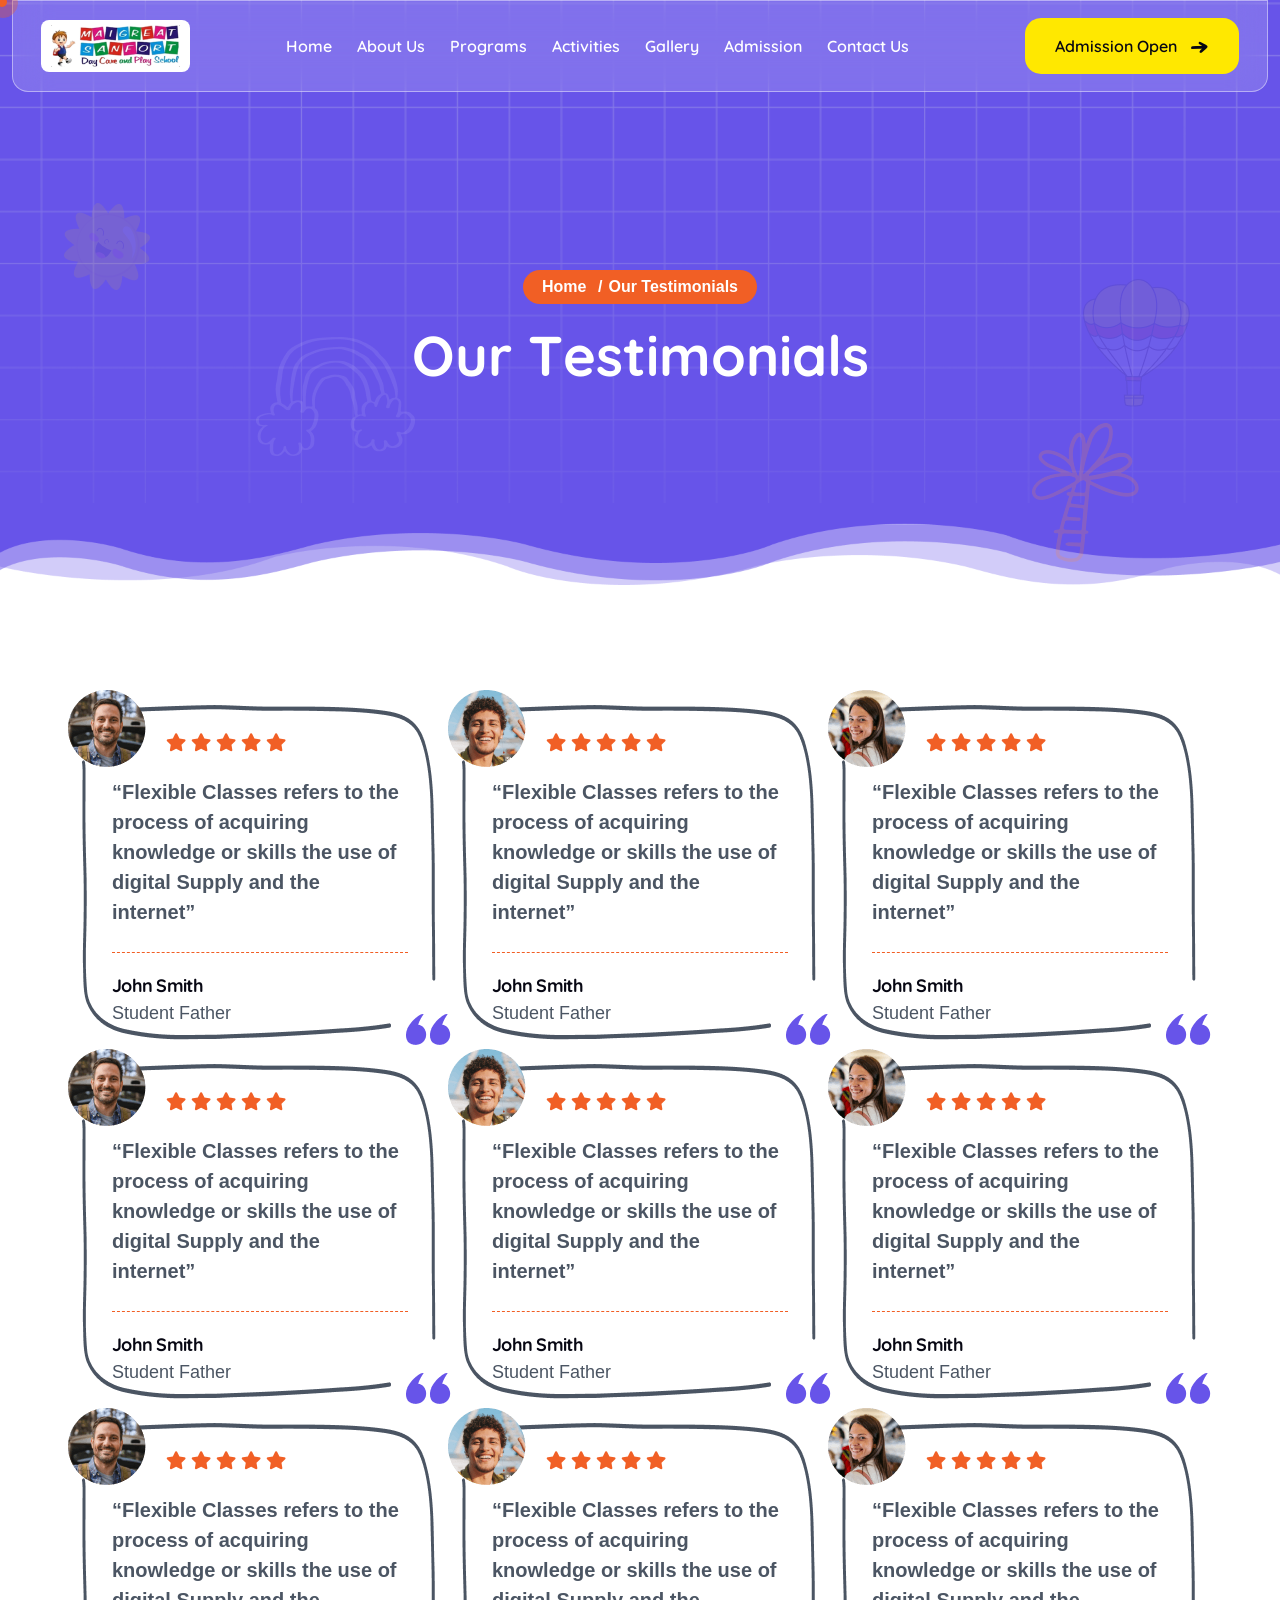
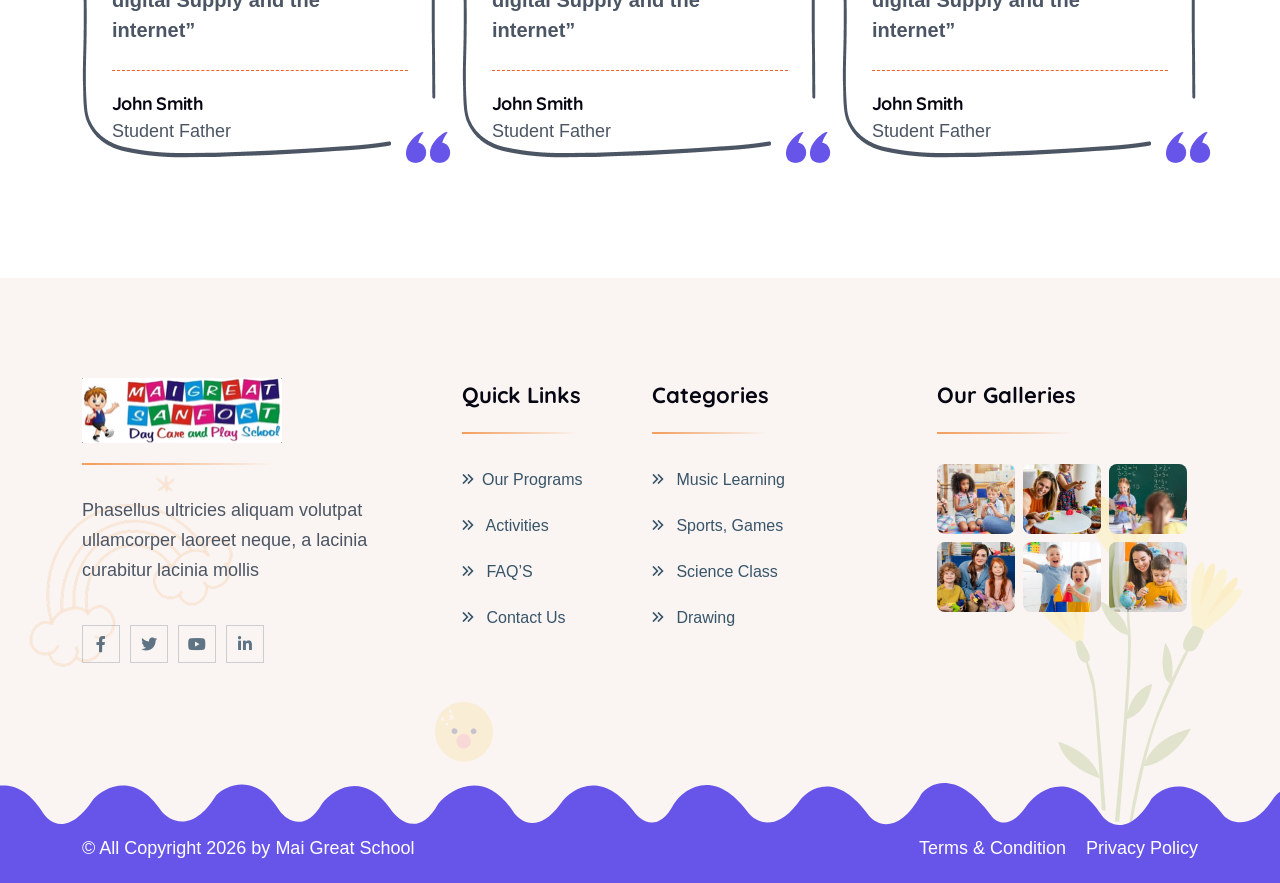
<file: testimonial.html>
<!DOCTYPE html>
<html lang="en">
<head>
        <!-- ========== Meta Tags ========== -->
        <meta charset="UTF-8">
        <meta http-equiv="X-UA-Compatible" content="IE=edge">
        <meta name="viewport" content="width=device-width, initial-scale=1">
        <meta name="author" content="modinatheme">
        <meta name="description" content="Mai Great School">
        <!-- ======== Page title ============ -->
        <title>Mai Great School</title>
        <!--<< Favicon >>-->
        <link rel="shortcut icon" href="assets/img/favicon.svg">
        <!--<< Bootstrap min.css >>-->
        <link rel="stylesheet" href="assets/css/bootstrap.min.css">
        <!--<< Font Awesome.css >>-->
        <link rel="stylesheet" href="assets/css/font-awesome.css">
        <!--<< Animate.css >>-->
        <link rel="stylesheet" href="assets/css/animate.css">
        <!--<< Magnific Popup.css >>-->
        <link rel="stylesheet" href="assets/css/magnific-popup.css">
        <!--<< MeanMenu.css >>-->
        <link rel="stylesheet" href="assets/css/meanmenu.css">
        <!--<< Odometer.css >>-->
        <link rel="stylesheet" href="assets/css/odometer.css">
        <!--<< Swiper Bundle.css >>-->
        <link rel="stylesheet" href="assets/css/swiper-bundle.min.css">
        <!--<< Nice Select.css >>-->
        <link rel="stylesheet" href="assets/css/nice-select.css">
        <!--<< Icomon.css >>-->
        <link rel="stylesheet" href="assets/css/icomon.css">
        <!--<< Main.css >>-->
        <link rel="stylesheet" href="assets/css/main.css">
    </head>
    <body>

       <!-- Preloader Start -->
        <div id="preloader" class="preloader">
            <div class="animation-preloader">
                <div class="spinner">                
                </div>
                <div class="txt-loading">
                    <span data-text-preloader="M" class="letters-loading">
                       M
                    </span>
                    <span data-text-preloader="A" class="letters-loading">
                        A
                    </span>
                    <span data-text-preloader="I" class="letters-loading">
                        I
                    </span>
                    <span data-text-preloader="G" class="letters-loading">
                        G
                    </span>
                    <span data-text-preloader="R" class="letters-loading">
                       R
                    </span>
					<span data-text-preloader="E" class="letters-loading">
                        E
                    </span>
					<span data-text-preloader="A" class="letters-loading">
                       A
                    </span>
					<span data-text-preloader="T" class="letters-loading">
                        T
                    </span>
				
                </div>
                <p class="text-center">Loading</p>
            </div>
            <div class="loader">
                <div class="row">
                    <div class="col-3 loader-section section-left">
                        <div class="bg"></div>
                    </div>
                    <div class="col-3 loader-section section-left">
                        <div class="bg"></div>
                    </div>
                    <div class="col-3 loader-section section-right">
                        <div class="bg"></div>
                    </div>
                    <div class="col-3 loader-section section-right">
                        <div class="bg"></div>
                    </div>
                </div>
            </div>
        </div>

        <!-- Back To Top Start -->
        <button id="back-top" class="back-to-top">
             <i class="far fa-arrow-up"></i>
        </button>

        <!-- MouseCursor Start -->
        <div class="mouseCursor cursor-outer"></div>
        <div class="mouseCursor cursor-inner"></div>

        <!-- Offcanvas Area Start -->
        <div class="fix-area">
            <div class="offcanvas__info">
                <div class="offcanvas__wrapper">
                    <div class="offcanvas__content">
                        <div class="offcanvas__top mb-5 d-flex justify-content-between align-items-center">
                            <div class="offcanvas__logo">
                               <a href="index.html" class="header-logo">
                               <img src="assets/img/logo/logo.jpeg" alt="Mai Great Sanfort" style="height: 52px; width: auto; max-width: 220px; background: white; padding: 5px 10px; border-radius: 8px; object-fit: contain;">
                                 </a>
                            </div>
                            <div class="offcanvas__close">
                                <button>
                                    <i class="fas fa-times"></i>
                                </button>
                            </div>
                        </div>
                        <h3 class="offcanvas-title">Hello There!</h3>
                        <p>Lorem ipsum dolor sit amet consectetur adipisicing elit. Animi natus quasi sunt eum ducimus. </p>
                        <div class="mobile-menu fix mt-3"></div>
                        <div class="social-icon d-flex align-items-center">
                            <a href="javascript:void(0)"><i class="fab fa-facebook-f"></i></a>
                            <a href="javascript:void(0)"><i class="fab fa-twitter"></i></a>
                            <a href="javascript:void(0)"><i class="fab fa-youtube"></i></a>
                            <a href="javascript:void(0)"><i class="fab fa-linkedin-in"></i></a>
                        </div>

                        <div class="offcanvas__contact">
                            <h3>Contact Us</h3>
                            <ul class="contact-list">
                                <li>
                                    <div class="icon">
                                       <i class="far fa-phone-alt"></i>
                                    </div>
                                    <div class="content">
                                        <p>Call Us</p>
                                        <h4><a href="tel:+4903983493999">+91- 9999999999</a></h4>
                                    </div>
                                </li>
                                <li>
                                    <div class="icon">
                                       <i class="fal fa-envelope"></i>
                                    </div>
                                    <div class="content">
                                        <p>Send Email</p>
                                        <h4><a href="mailto:yordomain@gmial.com">nixinfosoft@gmial.com</a></h4>
                                    </div>
                                </li>
                                <li>
                                    <div class="icon">
                                       <i class="fal fa-map-marker-alt"></i>
                                    </div>
                                    <div class="content">
                                        <p>Location</p>
                                        <h4>
                                            Plot No.117 Sector-44, Gurgaon, Haryana 122003
                                        </h4>
                                    </div>
                                </li>
                            </ul>
                        </div>
                       <a href="contact.html" class="theme-btn">Start Learning <i class="icon-arrow-icon"></i></a>
                    </div>
                </div>
            </div>
        </div>
        <div class="offcanvas__overlay"></div>

        <!-- Header Section Start -->
        <header id="header-sticky" class="header-1 header-2">
            <div class="container">
                <div class="mega-menu-wrapper">
                    <div class="header-main">
                        <div class="header-left">
                            <a href="index.html" class="header-logo">
    <img src="assets/img/logo/logo.jpeg" alt="Mai Great Sanfort" style="height: 52px; width: auto; max-width: 220px; background: white; padding: 5px 10px; border-radius: 8px; object-fit: contain;">
</a>
                        </div>
                        <div class="mean__menu-wrapper">
                            <div class="main-menu">
                                <nav id="mobile-menu">
                                    <ul>
                                        <li >
                                            <a href="index.html">
                                                Home
                                            </a>
                                        </li>
                                        <li >
                                            <a href="about.html">
                                                About Us
                                            </a>
                                        </li>
                                            <li>
                                            <a href="program.html">
                                                Programs
                                            </a>
                                        </li>
                                        <li>
                                            <a href="activities.html">
                                                Activities
                                            </a>
                                         
                                        </li>
                                        <li>
                                            <a href="gallery.html">
                                                Gallery
                                            </a>
                                        </li>
                                           <li>
                                            <a href="admissions.html">
                                                Admission
                                            </a>
                                        </li>
										  <li>
                                            <a href="contact.html">
                                                Contact Us
                                            </a>
                                        </li>
                                    </ul>
                                </nav>
                            </div>
                        </div>
                        <div class="header-right d-flex justify-content-end align-items-center">
                            <div class="header-right-icon">
                            
                            
                            </div>
                            <a href="#" class="theme-btn">Admission Open <i class="icon-arrow-icon"></i></a>
                            <div class="header__hamburger my-auto d-xl-none">
                                <div class="sidebar__toggle">
                                    <i class="fal fa-bars"></i>
                                </div>
                            </div>
                        </div>
                    </div>
                </div>
            </div>
        </header>

        <!-- Breadcrumb Section start --> 
        <div class="breadcrumb-wrapper bg-cover" style="background-image: url('assets/img/breadcrumb-bg.png');"> 
            <div class="sun-shape">
                <img src="assets/img/sun.png" alt="shape-image">
            </div>
            <div class="cloud-shape float-bob-x">
                <img src="assets/img/cloud.png" alt="shape-image">
            </div>
            <div class="perashute-shape float-bob-y">
                <img src="assets/img/perasute.png" alt="shape-image">
            </div>
            <div class="tree-shape">
                <img src="assets/img/tree.png" alt="shape-image">
            </div>
            <div class="bottom-shape">
                <img src="assets/img/breadcrumb-shape.png" alt="img">
            </div>
            <div class="container">
                <div class="page-heading">
                    <ul class="breadcrumb-items wow fadeInUp" data-wow-delay=".3s">
                        <li>
                            <a href="index-2.html">Home</a>
                        </li>
                        <li>Our Testimonials</li>
                    </ul>
                    <h1 class="char-animation">Our Testimonials</h1>
                </div>
            </div>
        </div>

        <section class="testimonial-section-inner section-padding fix">
            <div class="container">
                <div class="row g-4">
                    <div class="col-xl-4 col-lg-6 col-md-6 wow fadeInUp" data-wow-delay=".3s">
                        <div class="testimonial-box-items-inner">
                            <div class="item-border">
                                <img src="assets/img/testimonial/border.png" alt="shape-image">
                            </div>
                            <div class="testimonial-item">
                                <div class="client-image">
                                    <img src="assets/img/testimonial/client1.png" alt="client-image">
                                    <ul class="icon">
                                        <li><i class="fas fa-star"></i></li>
                                        <li><i class="fas fa-star"></i></li>
                                        <li><i class="fas fa-star"></i></li>
                                        <li><i class="fas fa-star"></i></li>
                                        <li><i class="fas fa-star"></i></li>
                                    </ul>
                                </div>
                                <p class="testi-text">“Flexible Classes refers to the process of acquiring knowledge or skills the use of digital Supply and the internet”</p>
                                <div class="client-info">
                                    <h2>John Smith</h2>
                                    <p>Student Father</p>
                                </div>
                                <div class="koma-icon">
                                    <img src="assets/img/testimonial/koma.png" alt="icon-image">
                                </div>
                            </div>
                        </div>
                    </div>
                    <div class="col-xl-4 col-lg-6 col-md-6 wow fadeInUp" data-wow-delay=".5s">
                        <div class="testimonial-box-items-inner">
                            <div class="item-border">
                                <img src="assets/img/testimonial/border.png" alt="shape-image">
                            </div>
                            <div class="testimonial-item">
                                <div class="client-image">
                                    <img src="assets/img/testimonial/client2.png" alt="client-image">
                                    <ul class="icon">
                                        <li><i class="fas fa-star"></i></li>
                                        <li><i class="fas fa-star"></i></li>
                                        <li><i class="fas fa-star"></i></li>
                                        <li><i class="fas fa-star"></i></li>
                                        <li><i class="fas fa-star"></i></li>
                                    </ul>
                                </div>
                                <p class="testi-text">“Flexible Classes refers to the process of acquiring knowledge or skills the use of digital Supply and the internet”</p>
                                <div class="client-info">
                                    <h2>John Smith</h2>
                                    <p>Student Father</p>
                                </div>
                                <div class="koma-icon">
                                    <img src="assets/img/testimonial/koma.png" alt="icon-image">
                                </div>
                            </div>
                        </div>
                    </div>
                    <div class="col-xl-4 col-lg-6 col-md-6 wow fadeInUp" data-wow-delay=".7s">
                        <div class="testimonial-box-items-inner">
                            <div class="item-border">
                                <img src="assets/img/testimonial/border.png" alt="shape-image">
                            </div>
                            <div class="testimonial-item">
                                <div class="client-image">
                                    <img src="assets/img/testimonial/client3.png" alt="client-image">
                                    <ul class="icon">
                                        <li><i class="fas fa-star"></i></li>
                                        <li><i class="fas fa-star"></i></li>
                                        <li><i class="fas fa-star"></i></li>
                                        <li><i class="fas fa-star"></i></li>
                                        <li><i class="fas fa-star"></i></li>
                                    </ul>
                                </div>
                                <p class="testi-text">“Flexible Classes refers to the process of acquiring knowledge or skills the use of digital Supply and the internet”</p>
                                <div class="client-info">
                                    <h2>John Smith</h2>
                                    <p>Student Father</p>
                                </div>
                                <div class="koma-icon">
                                    <img src="assets/img/testimonial/koma.png" alt="icon-image">
                                </div>
                            </div>
                        </div>
                    </div>
                    <div class="col-xl-4 col-lg-6 col-md-6 wow fadeInUp" data-wow-delay=".3s">
                        <div class="testimonial-box-items-inner">
                            <div class="item-border">
                                <img src="assets/img/testimonial/border.png" alt="shape-image">
                            </div>
                            <div class="testimonial-item">
                                <div class="client-image">
                                    <img src="assets/img/testimonial/client1.png" alt="client-image">
                                    <ul class="icon">
                                        <li><i class="fas fa-star"></i></li>
                                        <li><i class="fas fa-star"></i></li>
                                        <li><i class="fas fa-star"></i></li>
                                        <li><i class="fas fa-star"></i></li>
                                        <li><i class="fas fa-star"></i></li>
                                    </ul>
                                </div>
                                <p class="testi-text">“Flexible Classes refers to the process of acquiring knowledge or skills the use of digital Supply and the internet”</p>
                                <div class="client-info">
                                    <h2>John Smith</h2>
                                    <p>Student Father</p>
                                </div>
                                <div class="koma-icon">
                                    <img src="assets/img/testimonial/koma.png" alt="icon-image">
                                </div>
                            </div>
                        </div>
                    </div>
                    <div class="col-xl-4 col-lg-6 col-md-6 wow fadeInUp" data-wow-delay=".5s">
                        <div class="testimonial-box-items-inner">
                            <div class="item-border">
                                <img src="assets/img/testimonial/border.png" alt="shape-image">
                            </div>
                            <div class="testimonial-item">
                                <div class="client-image">
                                    <img src="assets/img/testimonial/client2.png" alt="client-image">
                                    <ul class="icon">
                                        <li><i class="fas fa-star"></i></li>
                                        <li><i class="fas fa-star"></i></li>
                                        <li><i class="fas fa-star"></i></li>
                                        <li><i class="fas fa-star"></i></li>
                                        <li><i class="fas fa-star"></i></li>
                                    </ul>
                                </div>
                                <p class="testi-text">“Flexible Classes refers to the process of acquiring knowledge or skills the use of digital Supply and the internet”</p>
                                <div class="client-info">
                                    <h2>John Smith</h2>
                                    <p>Student Father</p>
                                </div>
                                <div class="koma-icon">
                                    <img src="assets/img/testimonial/koma.png" alt="icon-image">
                                </div>
                            </div>
                        </div>
                    </div>
                    <div class="col-xl-4 col-lg-6 col-md-6 wow fadeInUp" data-wow-delay=".7s">
                        <div class="testimonial-box-items-inner">
                            <div class="item-border">
                                <img src="assets/img/testimonial/border.png" alt="shape-image">
                            </div>
                            <div class="testimonial-item">
                                <div class="client-image">
                                    <img src="assets/img/testimonial/client3.png" alt="client-image">
                                    <ul class="icon">
                                        <li><i class="fas fa-star"></i></li>
                                        <li><i class="fas fa-star"></i></li>
                                        <li><i class="fas fa-star"></i></li>
                                        <li><i class="fas fa-star"></i></li>
                                        <li><i class="fas fa-star"></i></li>
                                    </ul>
                                </div>
                                <p class="testi-text">“Flexible Classes refers to the process of acquiring knowledge or skills the use of digital Supply and the internet”</p>
                                <div class="client-info">
                                    <h2>John Smith</h2>
                                    <p>Student Father</p>
                                </div>
                                <div class="koma-icon">
                                    <img src="assets/img/testimonial/koma.png" alt="icon-image">
                                </div>
                            </div>
                        </div>
                    </div>
                    <div class="col-xl-4 col-lg-6 col-md-6 wow fadeInUp" data-wow-delay=".3s">
                        <div class="testimonial-box-items-inner">
                            <div class="item-border">
                                <img src="assets/img/testimonial/border.png" alt="shape-image">
                            </div>
                            <div class="testimonial-item">
                                <div class="client-image">
                                    <img src="assets/img/testimonial/client1.png" alt="client-image">
                                    <ul class="icon">
                                        <li><i class="fas fa-star"></i></li>
                                        <li><i class="fas fa-star"></i></li>
                                        <li><i class="fas fa-star"></i></li>
                                        <li><i class="fas fa-star"></i></li>
                                        <li><i class="fas fa-star"></i></li>
                                    </ul>
                                </div>
                                <p class="testi-text">“Flexible Classes refers to the process of acquiring knowledge or skills the use of digital Supply and the internet”</p>
                                <div class="client-info">
                                    <h2>John Smith</h2>
                                    <p>Student Father</p>
                                </div>
                                <div class="koma-icon">
                                    <img src="assets/img/testimonial/koma.png" alt="icon-image">
                                </div>
                            </div>
                        </div>
                    </div>
                    <div class="col-xl-4 col-lg-6 col-md-6 wow fadeInUp" data-wow-delay=".5s">
                        <div class="testimonial-box-items-inner">
                            <div class="item-border">
                                <img src="assets/img/testimonial/border.png" alt="shape-image">
                            </div>
                            <div class="testimonial-item">
                                <div class="client-image">
                                    <img src="assets/img/testimonial/client2.png" alt="client-image">
                                    <ul class="icon">
                                        <li><i class="fas fa-star"></i></li>
                                        <li><i class="fas fa-star"></i></li>
                                        <li><i class="fas fa-star"></i></li>
                                        <li><i class="fas fa-star"></i></li>
                                        <li><i class="fas fa-star"></i></li>
                                    </ul>
                                </div>
                                <p class="testi-text">“Flexible Classes refers to the process of acquiring knowledge or skills the use of digital Supply and the internet”</p>
                                <div class="client-info">
                                    <h2>John Smith</h2>
                                    <p>Student Father</p>
                                </div>
                                <div class="koma-icon">
                                    <img src="assets/img/testimonial/koma.png" alt="icon-image">
                                </div>
                            </div>
                        </div>
                    </div>
                    <div class="col-xl-4 col-lg-6 col-md-6 wow fadeInUp" data-wow-delay=".7s">
                        <div class="testimonial-box-items-inner">
                            <div class="item-border">
                                <img src="assets/img/testimonial/border.png" alt="shape-image">
                            </div>
                            <div class="testimonial-item">
                                <div class="client-image">
                                    <img src="assets/img/testimonial/client3.png" alt="client-image">
                                    <ul class="icon">
                                        <li><i class="fas fa-star"></i></li>
                                        <li><i class="fas fa-star"></i></li>
                                        <li><i class="fas fa-star"></i></li>
                                        <li><i class="fas fa-star"></i></li>
                                        <li><i class="fas fa-star"></i></li>
                                    </ul>
                                </div>
                                <p class="testi-text">“Flexible Classes refers to the process of acquiring knowledge or skills the use of digital Supply and the internet”</p>
                                <div class="client-info">
                                    <h2>John Smith</h2>
                                    <p>Student Father</p>
                                </div>
                                <div class="koma-icon">
                                    <img src="assets/img/testimonial/koma.png" alt="icon-image">
                                </div>
                            </div>
                        </div>
                    </div>
                </div>
            </div>
        </section>
        
      <!-- Admission Form Popup Modal Start -->
<!-- ===== FIXED ADMISSION POPUP - GitHub Pages Working ===== -->
<div id="admissionPopup" style="position:fixed; top:0; left:0; width:100%; height:100%; z-index:999999; display:none; align-items:center; justify-content:center; padding:15px;">
    <div id="admissionOverlay" style="position:absolute; top:0; left:0; width:100%; height:100%; background:rgba(0,0,0,0.6); backdrop-filter:blur(4px);"></div>
    <div style="position:relative; background:white; width:100%; max-width:450px; border-radius:25px; padding:30px; box-shadow:0 20px 60px rgba(0,0,0,0.3); max-height:90vh; overflow-y:auto;">
        <button id="closeAdmission" style="position:absolute; top:15px; right:15px; width:35px; height:35px; background:#f2f2f2; border:none; border-radius:50%; font-size:22px; cursor:pointer;">×</button>
        <div class="text-center mb-3">
            <span style="background:#FFF0E6; color:#FF6B35; padding:6px 18px; border-radius:20px; font-size:12px; font-weight:700;">ADMISSION OPEN 2026-27</span>
            <h3 class="mt-3 mb-1">Quick Enquiry Form</h3>
            <p style="font-size:13px; color:#777;">Fill karein, 30 min me call ayega!</p>
        </div>
        <form id="popupAdmissionForm">
            <div style="display:flex; flex-direction:column; gap:12px;">
                <input type="text" required placeholder="Child Name *" style="height:50px; border-radius:12px; background:#f8f8f8; border:1px solid #eee; padding:0 15px; width:100%;">
                <div style="display:flex; gap:12px;">
                    <input type="text" required placeholder="Parent Name *" style="height:50px; border-radius:12px; background:#f8f8f8; border:1px solid #eee; padding:0 15px; width:50%;">
                    <input type="tel" required placeholder="Mobile Number *" pattern="[0-9]{10}" style="height:50px; border-radius:12px; background:#f8f8f8; border:1px solid #eee; padding:0 15px; width:50%;">
                </div>
                <select required style="height:50px; border-radius:12px; background:#f8f8f8; border:1px solid #eee; padding:0 15px; width:100%;">
                    <option value="">Select Class *</option>
                    <option>Play Group (1.5-2.5 Yrs)</option>
                    <option>Pre-Nursery (2.5-3.5 Yrs)</option>
                    <option>Nursery (3.5-4.5 Yrs)</option>
                    <option>KG (4.5-5.5 Yrs)</option>
                    <option>Day Care</option>
                </select>
                <textarea placeholder="Message (Optional)" rows="2" style="border-radius:12px; background:#f8f8f8; border:1px solid #eee; padding:10px 15px; width:100%;"></textarea>
                <button type="submit" style="width:100%; height:50px; background:#FF6B35; color:white; border:none; border-radius:12px; font-weight:600; cursor:pointer;">Submit Now</button>
                <p style="text-align:center; font-size:10px; color:#999; margin:0;">🔒 100% Safe & Secure</p>
            </div>
        </form>
    </div>
</div>

<script>
// GitHub Pages Fix
window.addEventListener('load', function() {
    var popup = document.getElementById('admissionPopup');
    var overlay = document.getElementById('admissionOverlay');
    var closeBtn = document.getElementById('closeAdmission');
    
    function openPopup(e){
        if(e) e.preventDefault();
        popup.style.display = 'flex';
        document.body.style.overflow = 'hidden';
    }
    function closePopup(){
        popup.style.display = 'none';
        document.body.style.overflow = '';
    }

    // Saare Admission buttons ko pakdo
    document.querySelectorAll('a').forEach(function(a){
        var txt = a.textContent.toLowerCase();
        if(txt.includes('admission open') || txt.includes('admission')){
            a.addEventListener('click', openPopup);
        }
    });

    closeBtn.addEventListener('click', closePopup);
    overlay.addEventListener('click', closePopup);

    document.getElementById('popupAdmissionForm').addEventListener('submit', function(e){
        e.preventDefault();
        alert('Thank you! Form submitted. Team jaldi call karegi.');
        closePopup();
        this.reset();
    });
});
</script>
<!-- ===== FIXED END ===== -->


<!-- Admission Form Popup Modal End -->
          <!-- Footer Section Start -->
        <footer class="footer-section footer-section-three fix">
            <div class="sky-shape">
                <img src="assets/img/footer/sky2.png" alt="shape-img">
            </div>
            <div class="emoji-shape">
                <img src="assets/img/footer/emoji2.png" alt="shape-img">
            </div>
            <div class="flower-shape">
                <img src="assets/img/footer/flower.png" alt="shape-img">
            </div>
            <div class="container">
                <div class="footer-widgets-wrapper footer-widgets-wrapper3s">
                    <div class="row">
                        <div class="col-xl-4 col-lg-4 col-md-6 wow fadeInUp" data-wow-delay=".2s">
                            <div class="single-footer-widget single-footer-widget-3">
                                <div class="widget-head">
                                    <a href="index.html">
                                       <img src="assets/img/logo/logo.jpeg" alt="Mai Great Sanfort" style="height: 65px; width: auto;">
                                    </a>
                                </div>
                                <div class="widget-content">
                                    <p>Phasellus ultricies aliquam volutpat <br> ullamcorper laoreet neque, a lacinia <br> curabitur lacinia mollis</p>
                                    <ul class="social-icon social-icon-3">
                                        <li>
                                            <a href="#"><i class="fab fa-facebook-f"></i></a>
                                        </li>
                                        <li>
                                            <a href="#"><i class="fab fa-twitter"></i></a>
                                        </li>
                                        <li>
                                            <a href="#"><i class="fab fa-youtube"></i></a>
                                        </li>
                                        <li>
                                            <a href="#"><i class="fab fa-linkedin-in"></i></a>
                                        </li>
                                    </ul>
                                </div>
                            </div>
                        </div>
                        <div class="col-xl-2 col-lg-4 col-md-6 col-sm-6 col-6 wow fadeInUp" data-wow-delay=".4s">
                            <div class="single-footer-widget single-footer-widget-3">
                                <div class="widget-head">
                                    <h3>Quick Links</h3>
                                </div>
                                <div class="widget-content">
                                    <ul class="list-area list-area-3">
                                        <li><a href="program.html"><i class="fas fa-angle-double-right"></i>Our Programs</a></li>
                                        <li><a href="activities.html"><i class="fas fa-angle-double-right"></i> Activities</a></li>
                                        <li><a href="faq.html"><i class="fas fa-angle-double-right"></i> FAQ’S</a></li>
                                        <li><a href="contact.html"><i class="fas fa-angle-double-right"></i> Contact Us</a></li>
                                    </ul>
                                </div>
                            </div>
                        </div>
                        <div class="col-xl-3 col-lg-4 col-md-6 col-sm-6 col-6 wow fadeInUp" data-wow-delay=".6s">
                            <div class="single-footer-widget single-footer-widget-3">
                                <div class="widget-head">
                                    <h3>Categories</h3>
                                </div>
                                <div class="widget-content">
                                    <ul class="list-area list-area-3">
                                        <li><a href="program-details.html"><i class="fas fa-angle-double-right"></i> Music Learning</a></li>
                                        <li><a href="program-details.html"><i class="fas fa-angle-double-right"></i> Sports, Games</a></li>
                                        <li><a href="program-details.html"><i class="fas fa-angle-double-right"></i> Science Class</a></li>
                                        <li><a href="program-details.html"><i class="fas fa-angle-double-right"></i> Drawing</a></li>
                                    </ul>
                                </div>
                            </div>
                        </div>
                        <div class="col-xl-3 col-lg-4 col-md-6 col-sm-6 col-9 wow fadeInUp" data-wow-delay=".8s">
                            <div class="single-footer-widget single-footer-widget-3">
                                <div class="widget-head">
                                    <h3>Our Galleries</h3>
                                </div>
                                <div class="widget-footer-gallery">
                                    <div class="gallery-wrap">
                                        <div class="gallery-thumb">
                                            <a href="#">
                                                <img src="assets/img/footer/image1.jpg" alt="footer-image"><i class="fab fa-instagram"></i>                                              
                                            </a>
                                        </div>
                                        <div class="gallery-thumb">
                                            <a href="#">
                                                <img src="assets/img/footer/image2.jpg" alt="footer-image"><i class="fab fa-instagram"></i>
                                            </a>
                                        </div>
                                        <div class="gallery-thumb">
                                            <a href="#">
                                                <img src="assets/img/footer/image3.jpg" alt="footer-image"><i class="fab fa-instagram"></i>
                                            </a>
                                        </div>
                                    </div>

                                    <div class="gallery-wrap">
                                        <div class="gallery-thumb">
                                            <a href="#">
                                                <img src="assets/img/footer/image4.jpg" alt="footer-image"><i class="fab fa-instagram"></i>
                                            </a>
                                        </div>
                                        <div class="gallery-thumb">
                                            <a href="#">
                                                <img src="assets/img/footer/image5.jpg" alt="footer-image"><i class="fab fa-instagram"></i>
                                            </a>
                                        </div>
                                        <div class="gallery-thumb">
                                            <a href="#">
                                                <img src="assets/img/footer/image6.jpg" alt="footer-image"><i class="fab fa-instagram"></i>
                                            </a>
                                        </div>
                                    </div>
                                </div>
                            </div>
                        </div>
                    </div>
                </div>
            </div>
            <div class="footer-bottom">
                <div class="f-bottom-bg">
                    <img src="assets/img/footer/footer-bg-3.png" alt="footer-image">
                </div>
                <div class="container">
                    <div class="footer-wrapper d-flex align-items-center justify-content-between">
                        <p class="wow fadeInLeft" data-wow-delay=".4s">
                            © All Copyright 2026 by  <a href="index.html">Mai Great School</a>
                        </p>
                        <ul class="footer-menu wow fadeInRight" data-wow-delay=".4s">
                            <li>
                                <a href="contact.html">Terms &amp; Condition</a>
                            </li>
                            <li>
                                <a href="contact.html">Privacy Policy</a>
                            </li>
                        </ul>
                    </div>
                </div>
            </div>
        </footer> 



        <!--<< All JS Plugins >>-->
        <script src="assets/js/jquery-3.7.1.min.js"></script>
        <!--<< Bootstrap Js >>-->
        <script src="assets/js/bootstrap.bundle.min.js"></script>
        <!--<< Nice Select Js >>-->
        <script src="assets/js/jquery.nice-select.min.js"></script>
        <!--<< Odometer Js >>-->
        <script src="assets/js/odometer.min.js"></script>
        <!--<< Appear Js >>-->
        <script src="assets/js/jquery.appear.min.js"></script>
        <!--<< Swiper Slider Js >>-->
        <script src="assets/js/swiper-bundle.min.js"></script>
        <!--<< MeanMenu Js >>-->
        <script src="assets/js/jquery.meanmenu.min.js"></script>
        <!--<< Magnific Popup Js >>-->
        <script src="assets/js/jquery.magnific-popup.min.js"></script>
        <!--<< Wow Animation Js >>-->
        <script src="assets/js/wow.min.js"></script>
        <!--<< Gsap Animation Js >>-->
        <script src="assets/js/gsap.min.js"></script>
        <!--<< ScrollTrigger Js >>-->
        <script src="assets/js/ScrollTrigger.min.js"></script>
        <!--<< SplitText Js >>-->
        <script src="assets/js/SplitText.min.js"></script>
        <!--<< splitType Js >>-->
        <script src="assets/js/splitType.js"></script>
        <!--<< Main.js >>-->
        <script src="assets/js/main.js"></script>
        

    </body>
</html>
</file>
<file: assets/css/odometer.css>
.odometer.odometer-auto-theme,
.odometer.odometer-theme-default {
  display: inline-block;
  vertical-align: middle;
  position: relative;
}
.odometer.odometer-auto-theme .odometer-digit,
.odometer.odometer-theme-default .odometer-digit {
  display: inline-block;
  vertical-align: middle;
  position: relative;
}
.odometer.odometer-auto-theme .odometer-digit .odometer-digit-spacer,
.odometer.odometer-theme-default .odometer-digit .odometer-digit-spacer {
  display: inline-block;
  vertical-align: middle;
  visibility: hidden;
}
.odometer.odometer-auto-theme .odometer-digit .odometer-digit-inner,
.odometer.odometer-theme-default .odometer-digit .odometer-digit-inner {
  text-align: left;
  display: block;
  position: absolute;
  top: 0;
  left: 0;
  right: 0;
  bottom: 0;
  overflow: hidden;
}
.odometer.odometer-auto-theme .odometer-digit .odometer-ribbon,
.odometer.odometer-theme-default .odometer-digit .odometer-ribbon {
  display: block;
}
.odometer.odometer-auto-theme .odometer-digit .odometer-ribbon-inner,
.odometer.odometer-theme-default .odometer-digit .odometer-ribbon-inner {
  display: block;
  -webkit-backface-visibility: hidden;
  backface-visibility: hidden;
}
.odometer.odometer-auto-theme .odometer-digit .odometer-value,
.odometer.odometer-theme-default .odometer-digit .odometer-value {
  display: block;
  -webkit-transform: translateZ(0);
  transform: translateZ(0);
}
.odometer.odometer-auto-theme
  .odometer-digit
  .odometer-value.odometer-last-value,
.odometer.odometer-theme-default
  .odometer-digit
  .odometer-value.odometer-last-value {
  position: absolute;
}
.odometer.odometer-auto-theme.odometer-animating-up .odometer-ribbon-inner,
.odometer.odometer-theme-default.odometer-animating-up .odometer-ribbon-inner {
  -webkit-transition: -webkit-transform 2s;
  -moz-transition: -moz-transform 2s;
  -ms-transition: -ms-transform 2s;
  -o-transition: -o-transform 2s;
  transition: transform 2s;
}
.odometer.odometer-auto-theme.odometer-animating-up.odometer-animating
  .odometer-ribbon-inner,
.odometer.odometer-theme-default.odometer-animating-up.odometer-animating
  .odometer-ribbon-inner {
  -webkit-transform: translateY(-100%);
  -moz-transform: translateY(-100%);
  -ms-transform: translateY(-100%);
  -o-transform: translateY(-100%);
  transform: translateY(-100%);
}
.odometer.odometer-auto-theme.odometer-animating-down .odometer-ribbon-inner,
.odometer.odometer-theme-default.odometer-animating-down
  .odometer-ribbon-inner {
  -webkit-transform: translateY(-100%);
  -moz-transform: translateY(-100%);
  -ms-transform: translateY(-100%);
  -o-transform: translateY(-100%);
  transform: translateY(-100%);
}
.odometer.odometer-auto-theme.odometer-animating-down.odometer-animating
  .odometer-ribbon-inner,
.odometer.odometer-theme-default.odometer-animating-down.odometer-animating
  .odometer-ribbon-inner {
  -webkit-transition: -webkit-transform 2s;
  -moz-transition: -moz-transform 2s;
  -ms-transition: -ms-transform 2s;
  -o-transition: -o-transform 2s;
  transition: transform 2s;
  -webkit-transform: translateY(0);
  -moz-transform: translateY(0);
  -ms-transform: translateY(0);
  -o-transform: translateY(0);
  transform: translateY(0);
}

.odometer.odometer-auto-theme .odometer-value,
.odometer.odometer-theme-default .odometer-value {
  text-align: center;
}
</file>
<file: assets/css/nice-select.css>
.nice-select {
  -webkit-tap-highlight-color: transparent;
  background-color: #fff;
  border-radius: 5px; 
  border: 1px solid  #CCCCCC;
  box-sizing: border-box;
  clear: both;
  cursor: pointer;
  display: block;
  float: left;
  color: #6E6E6E; 
  font-family:  "Plus Jakarta Sans", system-ui;
  font-size: 16px;
  font-style: normal;
  font-weight: 400;
  line-height: 26.08px;  
  height: 57px;
  line-height: 40px;
  outline: none;
  padding: 8px 10px; 
  position: relative;
  text-align: left !important;
  -webkit-transition: all 0.2s ease-in-out;
  transition: all 0.2s ease-in-out;
  -webkit-user-select: none;
     -moz-user-select: none;
      -ms-user-select: none;
          user-select: none;
  white-space: nowrap;
  width: auto; }
  .nice-select:hover {
    border-color: #6E6E6E; }
  .nice-select:active, .nice-select.open, .nice-select:focus {
    border-color: #6E6E6E; }
  .nice-select:after {
    border-bottom: 2px solid #6E6E6E;
    border-right: 2px solid #6E6E6E;
    content: '';
    display: block;
    height: 5px;
    margin-top: -4px;
    pointer-events: none;
    position: absolute;
    right: 12px;
    top: 50%;
    -webkit-transform-origin: 66% 66%;
        -ms-transform-origin: 66% 66%;
            transform-origin: 66% 66%;
    -webkit-transform: rotate(45deg);
        -ms-transform: rotate(45deg);
            transform: rotate(45deg);
    -webkit-transition: all 0.15s ease-in-out;
    transition: all 0.15s ease-in-out;
    width: 5px; }
  .nice-select.open:after {
    -webkit-transform: rotate(-135deg);
        -ms-transform: rotate(-135deg);
            transform: rotate(-135deg); }
  .nice-select.open .list {
    opacity: 1;
    pointer-events: auto;
    -webkit-transform: scale(1) translateY(0);
        -ms-transform: scale(1) translateY(0);
            transform: scale(1) translateY(0); }
  .nice-select.disabled {
    border-color: #6E6E6E;
    color: #6E6E6E;
    pointer-events: none; }
    .nice-select.disabled:after {
      border-color: #6E6E6E; }
  .nice-select.wide {
    width: 100%; }
    .nice-select.wide .list {
      left: 0 !important;
      right: 0 !important; }
  .nice-select.right {
    float: right; }
    .nice-select.right .list {
      left: auto;
      right: 0; }
  .nice-select.small {
    font-size: 12px;
    height: 36px;
    line-height: 34px; }
    .nice-select.small:after {
      height: 4px;
      width: 4px; }
    .nice-select.small .option {
      line-height: 34px;
      min-height: 34px; }
  .nice-select .list {
    background-color: #fff;
    border-radius: 5px;
    box-shadow: 0 0 0 1px rgba(68, 68, 68, 0.11);
    box-sizing: border-box;
    margin-top: 4px;
    opacity: 0;
    overflow: hidden;
    padding: 0;
    pointer-events: none;
    position: absolute;
    top: 100%;
    left: 0;
    -webkit-transform-origin: 50% 0;
        -ms-transform-origin: 50% 0;
            transform-origin: 50% 0;
    -webkit-transform: scale(0.75) translateY(-21px);
        -ms-transform: scale(0.75) translateY(-21px);
            transform: scale(0.75) translateY(-21px);
    -webkit-transition: all 0.2s cubic-bezier(0.5, 0, 0, 1.25), opacity 0.15s ease-out;
    transition: all 0.2s cubic-bezier(0.5, 0, 0, 1.25), opacity 0.15s ease-out;
    z-index: 9; }
    .nice-select .list:hover .option:not(:hover) {
      background-color: transparent !important; }
  .nice-select .option {
    cursor: pointer;
    font-weight: 400;
    line-height: 40px;
    list-style: none;
    min-height: 40px;
    outline: none;
    padding-left: 18px;
    padding-right: 29px;
    text-align: left;
    -webkit-transition: all 0.2s;
    transition: all 0.2s; }
    .nice-select .option:hover, .nice-select .option.focus, .nice-select .option.selected.focus {
      background-color: #f6f6f6; }
    .nice-select .option.selected {
      font-weight: bold; }
    .nice-select .option.disabled {
      background-color: transparent;
      color: #999;
      cursor: default; }

.no-csspointerevents .nice-select .list {
  display: none; }

.no-csspointerevents .nice-select.open .list {
  display: block; }
</file>
<file: assets/css/icomon.css>
@font-face {
  font-family: 'icomoon';
  src:  url('../fonts/icomoondf37.eot?b71sq0');
  src:  url('../fonts/icomoondf37.eot?b71sq0#iefix') format('embedded-opentype'),
    url('../fonts/icomoondf37.ttf?b71sq0') format('truetype'),
    url('../fonts/icomoondf37.woff?b71sq0') format('woff'),
    url('../fonts/icomoondf37.svg?b71sq0#icomoon') format('svg');
  font-weight: normal;
  font-style: normal;
  font-display: block;
}


[class^="icon-"], [class*=" icon-"] {
  /* use !important to prevent issues with browser extensions that change fonts */
  font-family: 'icomoon' !important;
  speak: never;
  font-style: normal;
  font-weight: normal;
  font-variant: normal;
  text-transform: none;
  line-height: 1;

  /* Better Font Rendering =========== */
  -webkit-font-smoothing: antialiased;
  -moz-osx-font-smoothing: grayscale;
}

.icon-arrow-icon:before {
  content: "\e900";
}
</file>
<file: assets/css/main.css>
/*CSS Table Of Content Ends Here*/
@import url("https://fonts.googleapis.com/css2?family=Quicksand:wght@300..700&display=swap");
@import url("https://fonts.cdnfonts.com/css/source-sans-pro");
@import url("https://fonts.googleapis.com/css2?family=Love+Ya+Like+A+Sister&display=swap");
:root {
  --body: #fff;
  --black: #000;
  --white: #fff;
  --theme-color:#6754E9;
  --theme-color-2:#F15F25;
  --header:#070713;
  --text:#4B5563;
  --border:#E6EFFF;
  --ratting:#F8BC26;
  --bg:#6754E9;
  --bg-2:#F7FAE2;
  --bg-3:#0D0643;
  ---box-shadow: 0px 4px 25px rgba(0, 0, 0, 0.06);
}

.theme-btn {
  font-size: 16px;
  font-weight: 600;
  position: relative;
  z-index: 1;
  overflow: hidden;
  border-radius: 16px;
  background-color: var(--theme-color-2);
  font-family: "Quicksand", sans-serif;
  text-transform: capitalize;
  padding: 0 30px;
  color: var(--white);
  display: inline-block;
  height: 56px;
  line-height: 56px;
  vertical-align: middle;
  border: none;
  outline: none !important;
  transition: all 0.4s ease-in-out;
}
@media (max-width: 575px) {
  .theme-btn {
    font-size: 14px;
  }
}
.theme-btn i {
  margin-left: 10px;
  font-size: 11px;
}
.theme-btn::before {
  content: "";
  height: 0px;
  width: 0px;
  background-color: var(--header);
  border-radius: 50%;
  position: absolute;
  top: 50%;
  left: 50%;
  transition: all 0.5s ease-in-out;
  z-index: -1;
}
.theme-btn:hover {
  color: var(--white);
}
.theme-btn:hover::before {
  height: 400px;
  width: 200%;
  top: -70%;
  left: -46%;
}

/*--- theme two ---*/
.theme-two {
  border: 1px solid var(--theme-color-2);
  color: var(--theme-color-2);
  background-color: transparent;
}
.theme-two::before {
  background-color: var(--theme-color-2);
}
.theme-two:hover::before {
  border: 1px solid transparent;
}

.border-btn {
  font-size: 15px;
  font-weight: 700;
  color: var(--theme-color-2);
  text-transform: capitalize;
  display: inline-block;
  font-family: "Quicksand", sans-serif;
  border: 1px solid var(--theme-color-2);
  padding: 0 30px;
  display: inline-block;
  height: 56px;
  line-height: 56px;
  border-radius: 16px;
  transition: all 0.4s ease-in-out;
}
.border-btn:hover {
  color: var(--white);
  background-color: var(--theme-color-2);
  border-bottom: 1px solid transparent;
}
.border-btn.active {
  color: var(--white);
  background-color: var(--theme-color-2);
  border-bottom: 1px solid transparent;
}
.border-btn i {
  margin-left: 10px;
  font-size: 12px;
}

.btn-style-2 {
  color: var(--white);
  background-color: var(--theme-color-2) !important;
  border-bottom: 1px solid transparent;
}

/* --------------------------------------------
    Template Default Fonts & Fonts Styles
 ---------------------------------------------- */
body {
  font-family: "Source Sans Pro", sans-serif;
  font-size: 18px;
  font-weight: normal;
  line-height: 30px;
  color: var(--text);
  background-color: var(--white);
  padding: 0;
  margin: 0;
  overflow-x: hidden;
  font-weight: 400;
}
@media (max-width: 1199px) {
  body {
    font-size: 16px;
  }
}
@media (max-width: 470px) {
  body {
    font-size: 15px;
  }
}

ul {
  padding: 0;
  margin: 0;
  list-style: none;
}

button {
  border: none;
  background-color: transparent;
  padding: 0;
}

input:focus {
  color: var(--white);
  outline: none;
}

input {
  color: var(--white);
}

h1,
h2,
h3,
h4,
h5,
h6 {
  font-family: "Quicksand", sans-serif;
  margin: 0px;
  padding: 0;
  color: var(--header);
  font-weight: 400;
  transition: all 0.4s ease-in-out;
}

h1 {
  font-size: 76px;
  font-weight: 700;
  line-height: 112%;
}
@media (max-width: 1399px) {
  h1 {
    font-size: 60px;
  }
}
@media (max-width: 1199px) {
  h1 {
    font-size: 54px;
  }
}
@media (max-width: 991px) {
  h1 {
    font-size: 58px;
  }
}
@media (max-width: 767px) {
  h1 {
    font-size: 50px;
  }
}
@media (max-width: 575px) {
  h1 {
    font-size: 40px;
  }
}
@media (max-width: 470px) {
  h1 {
    font-size: 32px;
  }
}

h2 {
  font-size: 44px;
  font-weight: 700;
  line-height: 141%;
  letter-spacing: -0.04em;
}
@media (max-width: 1199px) {
  h2 {
    font-size: 40px;
  }
}
@media (max-width: 470px) {
  h2 {
    font-size: 32px;
  }
}

h3 {
  font-size: 22px;
  font-weight: 700;
  line-height: 155%;
}
@media (max-width: 991px) {
  h3 {
    font-size: 20px;
  }
}

h4 {
  font-size: 18px;
  font-weight: 700;
  line-height: 150%;
}

h5 {
  font-size: 20px;
  font-weight: 500;
  line-height: 160%;
}

h6 {
  font-size: 14px;
  font-weight: 600;
}

a {
  text-decoration: none;
  outline: none !important;
  cursor: pointer;
  color: var(--header);
  display: inline-block;
  transition: all 0.4s ease-in-out;
}

p {
  margin: 0px;
  transition: all 0.4s ease-in-out;
}

.preloader {
  align-items: center;
  cursor: default;
  display: flex;
  height: 100%;
  justify-content: center;
  position: fixed;
  left: 0;
  top: 0;
  width: 100%;
  z-index: 9999999;
}
.preloader .animation-preloader {
  z-index: 1000;
}
.preloader .animation-preloader .spinner {
  animation: spinner 1s infinite linear;
  border-radius: 50%;
  border: 3px solid rgba(0, 0, 0, 0.2);
  border-top-color: var(--theme-color-2);
  height: 9em;
  margin: 0 auto 3.5em auto;
  width: 9em;
}
@media (max-width: 767px) {
  .preloader .animation-preloader .spinner {
    width: 7.5em;
    height: 7.5em;
    margin: 0 auto 1.5em auto;
  }
}
.preloader .animation-preloader .txt-loading {
  font: bold 5em "Quicksand", sans-serif, "Source Sans Pro", sans-serif;
  text-align: center;
  user-select: none;
}
@media (max-width: 767px) {
  .preloader .animation-preloader .txt-loading {
    font-size: 2.5em;
  }
}
.preloader .animation-preloader .txt-loading .letters-loading {
  color: var(--theme-color-2);
  position: relative;
}
.preloader .animation-preloader .txt-loading .letters-loading:nth-child(2):before {
  animation-delay: 0.2s;
}
.preloader .animation-preloader .txt-loading .letters-loading:nth-child(3):before {
  animation-delay: 0.4s;
}
.preloader .animation-preloader .txt-loading .letters-loading:nth-child(4):before {
  animation-delay: 0.6s;
}
.preloader .animation-preloader .txt-loading .letters-loading:nth-child(5):before {
  animation-delay: 0.8s;
}
.preloader .animation-preloader .txt-loading .letters-loading:nth-child(6):before {
  animation-delay: 1s;
}
.preloader .animation-preloader .txt-loading .letters-loading:nth-child(7):before {
  animation-delay: 1.2s;
}
.preloader .animation-preloader .txt-loading .letters-loading:nth-child(8):before {
  animation-delay: 1.4s;
}
.preloader .animation-preloader .txt-loading .letters-loading::before {
  animation: letters-loading 4s infinite;
  color: var(--header);
  content: attr(data-text-preloader);
  left: 0;
  opacity: 0;
  font-family: "Quicksand", sans-serif;
  position: absolute;
  top: -3px;
  transform: rotateY(-90deg);
}
.preloader p {
  font-size: 15px;
  font-weight: 600;
  text-transform: uppercase;
  letter-spacing: 8px;
  color: var(--theme-color-2);
}
.preloader .loader {
  position: fixed;
  top: 0;
  left: 0;
  width: 100%;
  height: 100%;
  font-size: 0;
  z-index: 1;
  pointer-events: none;
}
.preloader .loader .row {
  height: 100%;
}
.preloader .loader .loader-section {
  padding: 0px;
}
.preloader .loader .loader-section .bg {
  background-color: var(--white);
  height: 100%;
  left: 0;
  width: 100%;
  transition: all 800ms cubic-bezier(0.77, 0, 0.175, 1);
}
.preloader.loaded .animation-preloader {
  opacity: 0;
  transition: 0.3s ease-out;
}
.preloader.loaded .loader-section .bg {
  width: 0;
  transition: 0.7s 0.3s allcubic-bezier(0.1, 0.1, 0.1, 1);
}

.back-to-top {
  border-radius: 10px;
  background-color: var(--theme-color-2);
  width: 50px;
  height: 50px;
  line-height: 50px;
  color: var(--white);
  font-size: 18px;
  position: fixed;
  display: inline-block;
  z-index: 999;
  right: 30px;
  bottom: 30px;
  transition: all 0.4s ease-in-out;
  opacity: 0;
  visibility: hidden;
  transform: translateY(20px);
}
.back-to-top:hover {
  background-color: var(--header);
  color: var(--white);
}
.back-to-top.show {
  opacity: 1;
  visibility: visible;
  transform: translate(0);
}

.cursor-outer {
  -webkit-margin-start: -12px;
  margin-inline-start: -12px;
  margin-top: -12px;
  width: 30px;
  height: 30px;
  border: 1px solid var(--theme-color-2);
  background-color: var(--theme-color-2);
  -webkit-box-sizing: border-box;
  box-sizing: border-box;
  z-index: 10000000;
  opacity: 0.34;
  -webkit-transition: all 0.4s ease-out 0s;
  transition: all 0.4s ease-out 0s;
}

.cursor-outer.cursor-hover {
  opacity: 0.14;
}

.cursor-outer.cursor-big {
  opacity: 0;
}

.mouseCursor {
  position: fixed;
  top: 0;
  inset-inline-start: 0;
  inset-inline-end: 0;
  bottom: 0;
  pointer-events: none;
  border-radius: 50%;
  -webkit-transform: translateZ(0);
  transform: translateZ(0);
  visibility: hidden;
  text-align: center;
}

.mouseCursor.cursor-big {
  width: 20px;
  height: 20px;
  -webkit-margin-start: -12px;
  margin-inline-start: -12px;
  margin-top: -12px;
}

.cursor-inner {
  -webkit-margin-start: -3px;
  margin-inline-start: -3px;
  margin-top: -3px;
  width: 10px;
  height: 10px;
  z-index: 10000001;
  background-color: var(--theme-color-2);
  opacity: 1;
  -webkit-transition: all 0.24s ease-out 0s;
  transition: all 0.24s ease-out 0s;
}
.cursor-inner span {
  color: var(--text);
  line-height: 60px;
  opacity: 0;
  text-transform: uppercase;
  letter-spacing: 1px;
  font-size: 12px;
}

.cursor-inner.cursor-big span {
  opacity: 1;
}

.cursor-inner.cursor-hover {
  -webkit-margin-start: -10px;
  margin-inline-start: -10px;
  margin-top: -10px;
  width: 30px;
  height: 30px;
  background-color: var(--theme-color-2);
  border: 1px solid #686363;
  opacity: 0;
}

.search-popup {
  position: fixed;
  width: 100%;
  height: 100%;
  top: 0;
  left: 0;
  z-index: -2;
  -webkit-transition: all 1s ease;
  -khtml-transition: all 1s ease;
  -moz-transition: all 1s ease;
  -ms-transition: all 1s ease;
  -o-transition: all 1s ease;
  transition: all 1s ease;
}

.search-popup__overlay {
  position: fixed;
  width: 224vw;
  height: 224vw;
  top: calc(90px - 112vw);
  right: calc(50% - 112vw);
  z-index: 3;
  display: block;
  -webkit-border-radius: 50%;
  -khtml-border-radius: 50%;
  -moz-border-radius: 50%;
  -ms-border-radius: 50%;
  -o-border-radius: 50%;
  border-radius: 50%;
  -webkit-transform: scale(0);
  -khtml-transform: scale(0);
  -moz-transform: scale(0);
  -ms-transform: scale(0);
  -o-transform: scale(0);
  transform: scale(0);
  -webkit-transform-origin: center;
  transform-origin: center;
  -webkit-transition: transform 0.8s ease-in-out;
  -khtml-transition: transform 0.8s ease-in-out;
  -moz-transition: transform 0.8s ease-in-out;
  -ms-transition: transform 0.8s ease-in-out;
  -o-transition: transform 0.8s ease-in-out;
  transition: transform 0.8s ease-in-out;
  transition-delay: 0s;
  transition-delay: 0.3s;
  -webkit-transition-delay: 0.3s;
  background-color: #000000;
  opacity: 0.7;
  cursor: url(../img/close.png), auto;
}

@media (max-width: 767px) {
  .search-popup__overlay {
    position: absolute;
    top: 0;
    left: 0;
    right: 0;
    bottom: 0;
    transform: none;
    width: 100%;
    height: 100%;
    border-radius: 0;
    transform: translateY(-110%);
  }
}
.search-popup__content {
  position: fixed;
  width: 0;
  max-width: 560px;
  padding: 30px 15px;
  left: 50%;
  top: 50%;
  opacity: 0;
  z-index: 3;
  -webkit-transform: translate(-50%, -50%);
  -khtml-transform: translate(-50%, -50%);
  -moz-transform: translate(-50%, -50%);
  -ms-transform: translate(-50%, -50%);
  -o-transform: translate(-50%, -50%);
  transform: translate(-50%, -50%);
  -webkit-transition: opacity 0.5s 0s, width 0.8s 0.8s cubic-bezier(0.225, 0.01, 0.475, 1.01), transform 0.2s 0s;
  -khtml-transition: opacity 0.5s 0s, width 0.8s 0.8s cubic-bezier(0.225, 0.01, 0.475, 1.01), transform 0.2s 0s;
  -moz-transition: opacity 0.5s 0s, width 0.8s 0.8s cubic-bezier(0.225, 0.01, 0.475, 1.01), transform 0.2s 0s;
  -ms-transition: opacity 0.5s 0s, width 0.8s 0.8s cubic-bezier(0.225, 0.01, 0.475, 1.01), transform 0.2s 0s;
  -o-transition: opacity 0.5s 0s, width 0.8s 0.8s cubic-bezier(0.225, 0.01, 0.475, 1.01), transform 0.2s 0s;
  transition: opacity 0.5s 0s, width 0.8s 0.8s cubic-bezier(0.225, 0.01, 0.475, 1.01), transform 0.2s 0s;
  transition-delay: 0s, 0.8s, 0s;
  transition-delay: 0s, 0.4s, 0s;
  transition-delay: 0.2s;
  -webkit-transition-delay: 0.2s;
}

.search-popup__form {
  position: relative;
}

.search-popup__form input[type=search],
.search-popup__form input[type=text] {
  width: 100%;
  height: 66px;
  border: none;
  outline: none;
  padding-left: 20px;
  background-color: var(--white);
  font-size: 16px;
  font-weight: 400;
  color: var(--text);
  transition: all 500ms ease;
  border-radius: 6px;
}

.search-popup__form input[type=search]:focus,
.search-popup__form input[type=text]:focus {
  color: var(--header);
}

.search-popup__form .search-btn {
  padding: 0;
  width: 66px;
  height: 66px;
  display: flex;
  justify-content: center;
  align-items: center;
  position: absolute;
  top: 0;
  right: -1px;
  border-radius: 6px;
  font-size: 20px;
  border-top-left-radius: 0;
  border-bottom-left-radius: 0;
  color: var(--white);
  background-color: var(--theme-color-2);
  transition: all 0.4s ease-in-out;
}
.search-popup__form .search-btn:hover {
  background-color: var(--header);
}

.search-popup__form .eolexi-btn svg {
  width: 1em;
  height: 1em;
  fill: currentColor;
}

.search-popup.active {
  z-index: 999999;
}

.search-popup.active .search-popup__overlay {
  top: auto;
  bottom: calc(90px - 112vw);
  -webkit-transform: scale(1);
  -khtml-transform: scale(1);
  -moz-transform: scale(1);
  -ms-transform: scale(1);
  -o-transform: scale(1);
  transform: scale(1);
  transition-delay: 0s;
  -webkit-transition-delay: 0s;
  opacity: 0.7;
  -webkit-transition: transform 1.6s cubic-bezier(0.4, 0, 0, 1);
  -khtml-transition: transform 1.6s cubic-bezier(0.4, 0, 0, 1);
  -moz-transition: transform 1.6s cubic-bezier(0.4, 0, 0, 1);
  -ms-transition: transform 1.6s cubic-bezier(0.4, 0, 0, 1);
  -o-transition: transform 1.6s cubic-bezier(0.4, 0, 0, 1);
  transition: transform 1.6s cubic-bezier(0.4, 0, 0, 1);
}

@media (max-width: 767px) {
  .search-popup.active .search-popup__overlay {
    position: absolute;
    top: 0;
    left: 0;
    right: 0;
    bottom: 0;
    transform: none;
    width: 100%;
    height: 100%;
    border-radius: 0;
    transform: translateY(0%);
  }
}
.search-popup.active .search-popup__content {
  width: 100%;
  opacity: 1;
  transition-delay: 0.7s;
  -webkit-transition-delay: 0.7s;
}

.section-title {
  position: relative;
  z-index: 99;
  margin-bottom: 30px;
}
@media (max-width: 767px) {
  .section-title {
    text-align: center;
    margin-bottom: 0;
  }
}
.section-title .sub-title {
  font-size: 16px;
  font-weight: 600;
  color: var(--white);
  background-color: var(--theme-color);
  display: inline-block;
  height: 35px;
  line-height: 35px;
  padding: 0 20px;
  border-radius: 100px;
  margin-bottom: 15px;
  font-family: "Quicksand", sans-serif;
  text-transform: capitalize;
  display: inline-block;
}
.section-title h2 span {
  position: relative;
}
.section-title h2 span::before {
  position: absolute;
  bottom: -13px;
  left: -15px;
  right: 0;
  content: "";
  width: 100%;
  height: 20px;
  background-repeat: no-repeat;
  background-image: url(../img/line.png);
  background-position: center;
}
@media (max-width: 1199px) {
  .section-title h2 span::before {
    display: none;
  }
}

.section-title-area {
  display: flex;
  align-items: center;
  justify-content: space-between;
  margin-bottom: 30px;
}
@media (max-width: 991px) {
  .section-title-area {
    flex-wrap: wrap;
    gap: 30px;
    margin-bottom: 0;
    justify-content: center;
  }
}
@media (max-width: 767px) {
  .section-title-area .theme-btn {
    display: none;
  }
  .section-title-area .array-button {
    display: none;
  }
}
.section-title-area .section-title {
  margin-bottom: 0;
}

.center {
  text-align: center;
  margin: 0 auto;
}

.section-bg {
  background-color: var(--bg) !important;
}

.section-bg-2 {
  background-color: var(--bg-2) !important;
}

.footer-bg {
  background-color: #2F304C;
}

.section-padding {
  padding: 120px 0;
}
@media (max-width: 1199px) {
  .section-padding {
    padding: 100px 0;
  }
}
@media (max-width: 991px) {
  .section-padding {
    padding: 80px 0;
  }
}

.body-bg-4 {
  background-color: #040A3D;
}

.link-btn {
  color: var(--theme-color-2);
  margin-top: 25px;
  display: inline-block;
  font-weight: 800;
  font-size: 16px;
  font-family: "Quicksand", sans-serif;
  transition: all 0.4s ease-in-out;
}
.link-btn i {
  margin-left: 5px;
  transform: rotate(-45deg);
  font-size: 10px;
}
.link-btn:hover {
  color: var(--header);
}

@keyframes width {
  0% {
    width: 0%;
  }
  100% {
    width: 100%;
  }
}
@-webkit-keyframes width {
  0% {
    width: 0%;
  }
  100% {
    width: 100%;
  }
}
@keyframes arryUpDown {
  0% {
    transform: translateY(-10px);
  }
  100% {
    transform: translateY(10px);
  }
}
.animation__arryUpDown {
  animation: arryUpDown 2s ease infinite alternate;
}

@keyframes arryLeftRight {
  0% {
    transform: translateX(-10px);
  }
  100% {
    transform: translateX(10px);
  }
}
.animation__arryLeftRight {
  animation: arryLeftRight 2s ease infinite alternate;
}

@keyframes shine {
  from {
    -webkit-mask-position: 150%;
  }
  to {
    -webkit-mask-position: -50%;
  }
}
@keyframes cir36 {
  100% {
    transform: rotate(360deg);
  }
}
@keyframes width {
  0% {
    width: 0%;
  }
  100% {
    width: 100%;
  }
}
@-webkit-keyframes width {
  0% {
    width: 0%;
  }
  100% {
    width: 100%;
  }
}
@keyframes bounce-x {
  0% {
    -webkit-transform: translateX(0);
    transform: translateX(0);
  }
  50% {
    -webkit-transform: translateX(30px);
    transform: translateX(30px);
  }
  100% {
    -webkit-transform: translateX(0);
    transform: translateX(0);
  }
}
.bounce-x {
  -webkit-animation: bounce-x 7s infinite linear;
  animation: bounce-x 7s infinite linear;
}

.GlidingArrow {
  -webkit-animation: slide 5s linear infinite;
  animation: slide 5s linear infinite;
}

.delay1 {
  -webkit-animation-delay: 2s;
  animation-delay: 2s;
}

.delay2 {
  -webkit-animation-delay: 3s;
  animation-delay: 3s;
}

.delay3 {
  -webkit-animation-delay: 4s;
  animation-delay: 4s;
}

.delay4 {
  -webkit-animation-delay: 5s;
  animation-delay: 5s;
}

.delay5 {
  -webkit-animation-delay: 6s;
  animation-delay: 6s;
}

/* Defining animation Keyframes */
@-webkit-keyframes slide {
  0% {
    opacity: 0;
    transform: translateX(-150);
  }
  20% {
    opacity: 1;
    transform: translateX(-90);
  }
  80% {
    opacity: 1;
    transform: translateX(90);
  }
  100% {
    opacity: 0;
    transform: translateX(150);
  }
}
@keyframes slide {
  0% {
    opacity: 0;
    transform: translateX(-150);
  }
  20% {
    opacity: 1;
    transform: translateX(-90);
  }
  80% {
    opacity: 1;
    transform: translateX(90);
  }
  100% {
    opacity: 0;
    transform: translateX(150);
  }
}
/*img-animation**********************/
.img-custom-anim-left {
  animation: img-anim-left 1.3s forwards cubic-bezier(0.645, 0.045, 0.355, 1) 0.4s;
  opacity: 0;
}

@keyframes img-anim-left {
  0% {
    transform: translateX(-5%);
    clip-path: inset(0 100% 0 0);
    opacity: 0;
  }
  100% {
    transform: translateX(0);
    clip-path: inset(0 0 0 0);
    opacity: 1;
  }
}
.img-custom-anim-right {
  animation: img-anim-right 1.3s forwards cubic-bezier(0.645, 0.045, 0.355, 1) 0.4s;
  opacity: 0;
}

@keyframes img-anim-right {
  0% {
    transform: translateX(5%);
    clip-path: inset(0 0 0 100%);
    opacity: 0;
  }
  100% {
    transform: translateX(0);
    clip-path: inset(0 0 0 0);
    opacity: 1;
  }
}
.img-custom-anim-left {
  animation: img-anim-left 1.3s forwards cubic-bezier(0.645, 0.045, 0.355, 1) 0.4s;
  opacity: 0;
}

@keyframes img-anim-left {
  0% {
    transform: translateX(-5%);
    clip-path: inset(0 100% 0 0);
    opacity: 0;
  }
  100% {
    transform: translateX(0);
    clip-path: inset(0 0 0 0);
    opacity: 1;
  }
}
.img-custom-anim-top {
  animation: img-anim-top 1.3s forwards cubic-bezier(0.645, 0.045, 0.355, 1);
  opacity: 0;
}

@keyframes img-anim-top {
  0% {
    transform: translateY(-5%);
    clip-path: inset(0 0 100% 0);
    opacity: 0;
  }
  100% {
    transform: translateY(0);
    clip-path: inset(0 0 0 0);
    opacity: 1;
  }
}
.img-custom-anim-bottom {
  animation: img-anim-bottom 1.3s forwards cubic-bezier(0.645, 0.045, 0.355, 1);
  opacity: 0;
}

@keyframes img-anim-bottom {
  0% {
    transform: translateY(5%);
    clip-path: inset(100% 0 0 0);
    opacity: 0;
  }
  100% {
    transform: translateY(0);
    clip-path: inset(0 0 0 0);
    opacity: 1;
  }
}
@-webkit-keyframes rippleOne {
  70% {
    -webkit-box-shadow: 0 0 0 40px rgba(244, 68, 56, 0);
    box-shadow: 0 0 0 40px rgba(244, 68, 56, 0);
  }
  100% {
    -webkit-box-shadow: 0 0 0 0 rgba(244, 68, 56, 0);
    box-shadow: 0 0 0 0 rgba(244, 68, 56, 0);
  }
}
@keyframes rippleOne {
  70% {
    -webkit-box-shadow: 0 0 0 40px rgba(244, 68, 56, 0);
    box-shadow: 0 0 0 40px rgba(244, 68, 56, 0);
  }
  100% {
    -webkit-box-shadow: 0 0 0 0 rgba(244, 68, 56, 0);
    box-shadow: 0 0 0 0 rgba(244, 68, 56, 0);
  }
}
@keyframes cir36 {
  100% {
    transform: rotate(360deg);
  }
}
@keyframes rounded {
  50% {
    transform: rotate(15deg);
  }
}
@keyframes up-down {
  0% {
    transform: translateY(20px);
  }
  100% {
    transform: translateY(-10px);
  }
}
@-webkit-keyframes spinner {
  to {
    -webkit-transform: rotateZ(360deg);
    transform: rotateZ(360deg);
  }
}
@keyframes spinner {
  to {
    -webkit-transform: rotateZ(360deg);
    transform: rotateZ(360deg);
  }
}
@-webkit-keyframes letters-loading {
  0%, 75%, 100% {
    opacity: 0;
    transform: rotateY(-90deg);
  }
  25%, 50% {
    opacity: 1;
    transform: rotateY(0deg);
  }
}
@keyframes letters-loading {
  0%, 75%, 100% {
    opacity: 0;
    transform: rotateY(-90deg);
  }
  25%, 50% {
    opacity: 1;
    transform: rotateY(0deg);
  }
}
@keyframes wind-blow {
  0% {
    transform-origin: 50% 100%;
    transform: skewX(-2deg);
  }
  50% {
    transform-origin: 50% 100%;
    transform: skewX(2deg);
  }
  100% {
    transform-origin: 50% 100%;
    transform: skewX(-2deg);
  }
}
@keyframes zoom {
  0% {
    transform: scale(0.6);
  }
  50% {
    transform: scale(0.8);
    opacity: 0.8;
  }
  100% {
    transform: scale(1);
    opacity: 0;
  }
}
@keyframes move_wave {
  0% {
    transform: translateX(0) translateZ(0) scaleY(1);
  }
  50% {
    transform: translateX(-25%) translateZ(0) scaleY(0.55);
  }
  100% {
    transform: translateX(-50%) translateZ(0) scaleY(1);
  }
}
@keyframes loaderspin {
  0% {
    transform: translate(-50%, -50%) rotate(0deg);
  }
  100% {
    transform: translate(-50%, -50%) rotate(360deg);
  }
}
@keyframes tpswing {
  0% {
    -webkit-transform: rotate(20deg);
    -ms-transform: rotate(20deg);
    transform: rotate(20deg);
  }
  100% {
    -webkit-transform: rotate(0deg);
    -ms-transform: rotate(0deg);
    transform: rotate(0deg);
  }
}
@keyframes width {
  0% {
    width: 0%;
  }
  100% {
    width: 100%;
  }
}
@-webkit-keyframes width {
  0% {
    width: 0%;
  }
  100% {
    width: 100%;
  }
}
@-webkit-keyframes loaderspin {
  0% {
    transform: translate(-50%, -50%) rotate(0deg);
  }
  100% {
    transform: translate(-50%, -50%) rotate(360deg);
  }
}
@keyframes loaderpulse {
  0% {
    transform: scale(1);
  }
  100% {
    transform: scale(1.2);
  }
}
@keyframes rounded {
  50% {
    transform: rotate(20deg);
  }
}
@keyframes rounded2 {
  50% {
    transform: rotate(-20deg);
  }
}
@keyframes cir36 {
  100% {
    transform: rotate(360deg);
  }
}
.float-bob-y {
  -webkit-animation-name: float-bob-y;
  animation-name: float-bob-y;
  -webkit-animation-duration: 4s;
  animation-duration: 4s;
  -webkit-animation-iteration-count: infinite;
  animation-iteration-count: infinite;
  -webkit-animation-timing-function: linear;
  animation-timing-function: linear;
}

@-webkit-keyframes float-bob-y {
  0% {
    -webkit-transform: translateY(-30px);
    transform: translateY(-30px);
  }
  50% {
    -webkit-transform: translateY(-10px);
    transform: translateY(-10px);
  }
  100% {
    -webkit-transform: translateY(-30px);
    transform: translateY(-30px);
  }
}
@keyframes float-bob-y {
  0% {
    -webkit-transform: translateY(-30px);
    transform: translateY(-30px);
  }
  50% {
    -webkit-transform: translateY(-10px);
    transform: translateY(-10px);
  }
  100% {
    -webkit-transform: translateY(-30px);
    transform: translateY(-30px);
  }
}
.float-bob-x {
  -webkit-animation-name: float-bob-x;
  animation-name: float-bob-x;
  -webkit-animation-duration: 5s;
  animation-duration: 5s;
  -webkit-animation-iteration-count: infinite;
  animation-iteration-count: infinite;
  -webkit-animation-timing-function: linear;
  animation-timing-function: linear;
}

@-webkit-keyframes float-bob-x {
  0% {
    -webkit-transform: translateX(0px);
    transform: translateX(50px);
  }
  50% {
    -webkit-transform: translateX(10px);
    transform: translateX(10px);
  }
  100% {
    -webkit-transform: translateX(30px);
    transform: translateX(30px);
  }
}
@keyframes float-bob-x {
  0% {
    -webkit-transform: translateX(30px);
    transform: translateX(30px);
  }
  50% {
    -webkit-transform: translateX(10px);
    transform: translateX(10px);
  }
  100% {
    -webkit-transform: translateX(30px);
    transform: translateX(30px);
  }
}
.bounce-x {
  -webkit-animation: bounce-x 7s infinite linear;
  animation: bounce-x 7s infinite linear;
}

@keyframes bounce-x {
  0% {
    -webkit-transform: translateX(0);
    transform: translateX(0);
  }
  50% {
    -webkit-transform: translateX(30px);
    transform: translateX(30px);
  }
  100% {
    -webkit-transform: translateX(0);
    transform: translateX(0);
  }
}
.animation-infinite {
  animation: ShapeAnim 80s linear infinite;
  height: 30px;
  width: 100%;
  background-repeat: repeat;
  overflow: hidden;
}

@keyframes ShapeAnim {
  0% {
    background-position: top left;
  }
  100% {
    background-position: top left 2000px;
  }
}
/*===== Wave Animation =====*/
@keyframes waves {
  0% {
    transform: scale(0.2);
    opacity: 0.4;
  }
  50% {
    opacity: 0.2;
  }
  100% {
    transform: scale(1);
    opacity: 0;
  }
}
/*img-animation**********************/
.img-custom-anim-left {
  animation: img-anim-left 1.3s forwards cubic-bezier(0.645, 0.045, 0.355, 1) 0.4s;
  opacity: 0;
}

@keyframes img-anim-left {
  0% {
    transform: translateX(-5%);
    clip-path: inset(0 100% 0 0);
    opacity: 0;
  }
  100% {
    transform: translateX(0);
    clip-path: inset(0 0 0 0);
    opacity: 1;
  }
}
.img-custom-anim-right {
  animation: img-anim-right 1.3s forwards cubic-bezier(0.645, 0.045, 0.355, 1) 0.4s;
  opacity: 0;
}

@keyframes img-anim-right {
  0% {
    transform: translateX(5%);
    clip-path: inset(0 0 0 100%);
    opacity: 0;
  }
  100% {
    transform: translateX(0);
    clip-path: inset(0 0 0 0);
    opacity: 1;
  }
}
.img-custom-anim-left {
  animation: img-anim-left 1.3s forwards cubic-bezier(0.645, 0.045, 0.355, 1) 0.4s;
  opacity: 0;
}

@keyframes img-anim-left {
  0% {
    transform: translateX(-5%);
    clip-path: inset(0 100% 0 0);
    opacity: 0;
  }
  100% {
    transform: translateX(0);
    clip-path: inset(0 0 0 0);
    opacity: 1;
  }
}
.img-custom-anim-top {
  animation: img-anim-top 1.3s forwards cubic-bezier(0.645, 0.045, 0.355, 1);
  opacity: 0;
}

@keyframes img-anim-top {
  0% {
    transform: translateY(-5%);
    clip-path: inset(0 0 100% 0);
    opacity: 0;
  }
  100% {
    transform: translateY(0);
    clip-path: inset(0 0 0 0);
    opacity: 1;
  }
}
.img-custom-anim-bottom {
  animation: img-anim-bottom 1.3s forwards cubic-bezier(0.645, 0.045, 0.355, 1);
  opacity: 0;
}

@keyframes img-anim-bottom {
  0% {
    transform: translateY(5%);
    clip-path: inset(100% 0 0 0);
    opacity: 0;
  }
  100% {
    transform: translateY(0);
    clip-path: inset(0 0 0 0);
    opacity: 1;
  }
}
@media (max-width: 1199px) {
  .menu-thumb {
    display: none !important;
  }
}

.header-main {
  display: flex;
  align-items: center;
  justify-content: space-between;
  padding: 10px 0;
  position: relative;
}
.header-main .main-menu ul {
  margin-bottom: 0;
}
.header-main .main-menu ul .menu-thumb {
  position: inherit;
}
.header-main .main-menu ul li {
  position: relative;
  list-style: none;
  display: inline-block;
  margin-inline-end: 35px;
  /* Hide scrollbar - Firefox */
  /* Hide scrollbar - IE/Edge */
}
@media (max-width: 1399px) {
  .header-main .main-menu ul li {
    margin-inline-end: 20px;
  }
}
.header-main .main-menu ul li:last-child {
  margin-inline-end: 0;
}
.header-main .main-menu ul li a {
  display: inline-block;
  font-size: 16px;
  font-weight: 600;
  color: #385469;
  font-family: "Quicksand", sans-serif;
  padding: 20px 0;
  text-align: left;
  position: relative;
  text-transform: capitalize;
  transition: all 0.4s ease-in-out;
}
.header-main .main-menu ul li a i {
  margin-left: 4px;
  font-size: 12px;
}
.header-main .main-menu ul li a:hover {
  color: var(--theme-color-2) !important;
}
.header-main .main-menu ul li .submenu {
  position: absolute;
  top: 100%;
  inset-inline-start: 0;
  min-width: 240px;
  background: var(--white);
  padding: 20px 0;
  border-radius: 10px;
  z-index: 99999;
  visibility: hidden;
  opacity: 0;
  transform-origin: top center;
  color: #385469;
  transform: translateY(-10px);
  transition: all 0.4s ease-in-out;
  box-shadow: rgba(100, 100, 111, 0.2) 0px 7px 29px 0px;
}
.header-main .main-menu ul li .submenu li {
  display: block;
  width: 100%;
  margin: 0;
}
.header-main .main-menu ul li .submenu li a {
  position: relative;
  z-index: 11;
  font-size: 16px;
  font-weight: 600;
  color: #385469;
  line-height: 38px;
  padding: 0px 0px 0px 32px;
  padding-right: 22px;
  width: 100%;
  display: flex;
  align-items: center;
  justify-content: space-between;
}
.header-main .main-menu ul li .submenu li a:hover {
  color: var(--theme-color-2) !important;
}
.header-main .main-menu ul li .submenu li:last-child a {
  border: none;
}
.header-main .main-menu ul li .submenu li .submenu {
  inset-inline-start: 100%;
  top: 0;
  visibility: hidden;
  opacity: 0;
  border-top-left-radius: 0;
  border-bottom-left-radius: 0;
}
.header-main .main-menu ul li .submenu li:hover > a {
  color: var(--theme-color-2) !important;
  margin-left: 10px;
}
.header-main .main-menu ul li .submenu li:hover > a::before {
  width: 10px;
}
.header-main .main-menu ul li .submenu li:hover > a::after {
  color: var(--theme-color-2);
}
.header-main .main-menu ul li .submenu li:hover > .submenu {
  -webkit-transform: translateY(1);
  -moz-transform: translateY(1);
  -ms-transform: translateY(1);
  -o-transform: translateY(1);
  transform: translateY(1);
  visibility: visible;
  opacity: 1;
}
.header-main .main-menu ul li .submenu li.has-dropdown > a::after {
  position: absolute;
  top: 50%;
  inset-inline-end: 25px;
  -webkit-transform: translateY(-50%);
  -moz-transform: translateY(-50%);
  -ms-transform: translateY(-50%);
  -o-transform: translateY(-50%);
  transform: translateY(-50%);
  color: var(--theme-color-2);
}
.header-main .main-menu ul li .has-homemenu {
  padding: 20px 20px 10px 20px !important;
  opacity: 0;
  visibility: hidden;
  position: absolute;
  left: 0;
  right: 0;
  padding: 0;
  width: 100%;
  z-index: 999;
  overflow: hidden;
  margin: auto;
  max-height: 740px;
  overflow-y: auto;
  overflow-x: hidden;
}
.header-main .main-menu ul li .has-homemenu .homemenu-items .homemenu {
  position: relative;
}
.header-main .main-menu ul li .has-homemenu .homemenu-items .homemenu .homemenu-thumb {
  position: relative;
}
.header-main .main-menu ul li .has-homemenu .homemenu-items .homemenu .homemenu-thumb img {
  border-radius: 12px;
}
.header-main .main-menu ul li .has-homemenu .homemenu-items .homemenu .homemenu-thumb::before {
  background: -webkit-gradient(linear, left top, left bottom, from(rgba(20, 19, 19, 0)), to(#5e5ef6));
  background: linear-gradient(to bottom, rgba(99, 92, 92, 0) 0%, #252527 100%);
  background-repeat: no-repeat;
  background-size: cover;
  background-position: center;
  width: 100%;
  height: 100%;
  position: absolute;
  left: 0;
  top: 0;
  overflow: hidden;
  opacity: 0;
  -webkit-transition: all 0.3s ease-in-out;
  transition: all 0.3s ease-in-out;
  content: "";
  border-radius: 12px;
}
.header-main .main-menu ul li .has-homemenu .homemenu-items .homemenu .homemenu-thumb:hover::before {
  visibility: visible;
  opacity: 1;
}
.header-main .main-menu ul li .has-homemenu .homemenu-items .homemenu .homemenu-thumb:hover .demo-button {
  opacity: 1;
  visibility: visible;
  margin-top: 0;
}
.header-main .main-menu ul li .has-homemenu .homemenu-items .homemenu .homemenu-thumb:hover .homemenu-btn {
  opacity: 1;
  visibility: visible;
  bottom: 50%;
  transform: translateY(50%);
}
.header-main .main-menu ul li .has-homemenu .homemenu-items .homemenu .homemenu-thumb img {
  width: 100%;
  height: 100%;
}
.header-main .main-menu ul li .has-homemenu .homemenu-items .homemenu .homemenu-thumb a {
  padding: 0;
}
.header-main .main-menu ul li .has-homemenu .homemenu-items .homemenu .homemenu-title {
  text-align: center;
  margin: 15px auto;
  display: inline-block;
  font-size: 16px;
  font-weight: 600;
}
.header-main .main-menu ul li .has-homemenu .homemenu-items .homemenu .homemenu-title a {
  color: var(--header);
}
.header-main .main-menu ul li .has-homemenu::-webkit-scrollbar {
  display: none;
}
.header-main .main-menu ul li .has-homemenu {
  scrollbar-width: none;
}
.header-main .main-menu ul li .has-homemenu {
  -ms-overflow-style: none;
}
.header-main .main-menu ul li:hover > a {
  color: var(--theme-color-2);
}
.header-main .main-menu ul li:hover > a::after {
  color: var(--theme-color-2);
}
.header-main .main-menu ul li:hover > .submenu {
  visibility: visible;
  opacity: 1;
  transform: translateY(0px);
}
.header-main .header-right {
  gap: 24px;
}
@media (max-width: 1399px) {
  .header-main .header-right {
    gap: 20px;
  }
}
.header-main .sidebar__toggle {
  cursor: pointer;
  font-size: 20px;
}

.header-top-section {
  margin-bottom: 18px;
  position: relative;
}
.header-top-section .header-shape {
  position: absolute;
  top: 0;
  left: 0;
  right: 0;
  z-index: -1;
}
@media (max-width: 1899px) {
  .header-top-section .header-shape {
    height: 58px;
  }
}
.header-top-section .header-shape img {
  width: 100%;
}
@media (max-width: 1899px) {
  .header-top-section .header-shape img {
    height: 100%;
  }
}
@media (max-width: 1199px) {
  .header-top-section {
    display: none;
  }
}
.header-top-section .header-top-wrapper {
  display: flex;
  align-items: center;
  justify-content: space-between;
  padding: 8px 0;
}
.header-top-section .header-top-wrapper.style-2 .header-contact-list li {
  color: #868686;
}
.header-top-section .header-top-wrapper.style-2 .header-contact-list li i {
  color: var(--theme-color);
}
.header-top-section .header-top-wrapper.style-2 .header-contact-list li a {
  color: #868686;
}
.header-top-section .header-top-wrapper.style-2 .header-right-icon {
  display: flex;
  align-items: center;
  gap: 20px;
}
.header-top-section .header-top-wrapper.style-2 .header-right-icon .search-toggler {
  color: #385469;
  transition: all 0.4s ease-in-out;
}
.header-top-section .header-top-wrapper.style-2 .header-right-icon .search-toggler:hover {
  color: var(--theme-color-2);
}
.header-top-section .header-top-wrapper.style-2 .header-right-icon .cart-icon {
  color: #385469;
  transition: all 0.4s ease-in-out;
}
.header-top-section .header-top-wrapper.style-2 .header-right-icon .cart-icon:hover {
  color: var(--theme-color-2);
}
.header-top-section .header-top-wrapper p {
  font-size: 16px;
  font-weight: 600;
  color: rgba(255, 255, 255, 0.8);
}
.header-top-section .header-top-wrapper p a {
  color: var(--white);
  text-decoration: underline;
}
.header-top-section .header-top-wrapper .header-contact-list {
  display: flex;
  align-items: center;
  gap: 40px;
}
.header-top-section .header-top-wrapper .header-contact-list li {
  font-size: 16px;
  font-weight: 600;
  display: flex;
  align-items: center;
  gap: 8px;
  color: rgba(255, 255, 255, 0.8);
}
.header-top-section .header-top-wrapper .header-contact-list li i {
  color: rgba(255, 255, 255, 0.8);
  font-size: 16px;
}
.header-top-section .header-top-wrapper .header-contact-list li a {
  color: rgba(255, 255, 255, 0.8);
}

.header-section {
  position: absolute;
  z-index: 9999;
  top: 0;
  left: 0;
  width: 100%;
}
.header-section .container {
  max-width: 1510px;
}

.header-1 {
  background-color: transparent;
  position: relative;
  z-index: 9999;
}
.header-1 .header-left {
  display: flex;
  align-items: center;
  gap: 25px;
  /* Sub menu */
}
.header-1 .header-left .category-wrapper {
  position: relative;
  display: inline-block;
}
@media (max-width: 767px) {
  .header-1 .header-left .category-wrapper {
    display: none;
  }
}
.header-1 .header-left .category-wrapper:hover .arrow i {
  transform: rotate(180deg);
}
.header-1 .header-left .category-wrapper:hover .category-dropdown {
  opacity: 1;
  visibility: visible;
  transform: translateY(0);
}
.header-1 .header-left .category-btn {
  padding: 10px 20px;
  border-radius: 16px;
  border: 1px solid #385469;
  font-size: 16px;
  cursor: pointer;
  display: flex;
  align-items: center;
  gap: 12px;
  color: #385469;
}
.header-1 .header-left .category-btn .icon i {
  color: var(--theme-color-2);
  font-size: 18px;
}
.header-1 .header-left .category-btn .arrow i {
  font-size: 14px;
  transition: 0.3s;
}
.header-1 .header-left .category-dropdown {
  position: absolute;
  top: 110%;
  left: 0;
  width: 100%;
  background: #fff;
  border-radius: 12px;
  box-shadow: 0 10px 40px rgba(0, 0, 0, 0.1);
  opacity: 0;
  visibility: hidden;
  transform: translateY(15px);
  transition: 0.35s ease;
  z-index: 99;
}
.header-1 .header-left .category-dropdown ul {
  list-style: none;
  padding: 10px;
  margin: 0;
}
.header-1 .header-left .category-dropdown ul li {
  padding: 0 15px;
  cursor: pointer;
  border-radius: 6px;
  position: relative;
  display: flex;
  justify-content: space-between;
  align-items: center;
  font-size: 16px;
  text-transform: capitalize;
  font-weight: 600;
}
.header-1 .header-left .category-dropdown ul li:not(:last-child) {
  margin-bottom: 5px;
}
.header-1 .header-left .category-dropdown ul li a {
  color: #385469;
}
.header-1 .header-left .category-dropdown ul li:hover a {
  color: var(--theme-color-2);
}
.header-1 .header-left .category-dropdown ul li:hover > .sub-menu {
  opacity: 1;
  visibility: visible;
  transform: translateX(0);
}
.header-1 .header-left .sub-menu {
  position: absolute;
  top: 0;
  left: 100%;
  width: 220px;
  background: #fff;
  border-radius: 10px;
  box-shadow: 0 10px 30px rgba(0, 0, 0, 0.1);
  opacity: 0;
  visibility: hidden;
  transform: translateX(15px);
  transition: 0.3s ease;
}
.header-1 .header-left .sub-menu li {
  padding: 12px 15px;
}
.header-1 .container {
  max-width: 1510px;
}
@media (max-width: 1199px) {
  .header-1 .theme-btn {
    display: none;
  }
}
.header-1 .header-right-icon {
  display: flex;
  align-items: center;
  gap: 16px;
}
.header-1 .header-right-icon .search-toggler, .header-1 .header-right-icon .cart-icon {
  width: 50px;
  height: 50px;
  line-height: 50px;
  border-radius: 50%;
  text-align: center;
  border: 1px solid #5C707E;
  color: #385469;
  display: inline-block;
  transition: all 0.4s ease-in-out;
}
@media (max-width: 575px) {
  .header-1 .header-right-icon .search-toggler, .header-1 .header-right-icon .cart-icon {
    width: 38px;
    height: 38px;
    line-height: 38px;
    font-size: 14px;
  }
}
.header-1 .header-right-icon .search-toggler:hover, .header-1 .header-right-icon .cart-icon:hover {
  background-color: var(--theme-color-2);
  color: var(--white);
  border: 1px solid var(--theme-color-2);
}
.header-1 .sidebar__toggle {
  cursor: pointer;
  color: var(--header);
}

.header-2 {
  position: absolute;
  top: 0;
  left: 0;
  width: 100%;
  z-index: 99999;
}
.header-2 .header-left .category-btn {
  border: 1px solid rgba(255, 255, 255, 0.44);
  color: #fff;
}
.header-2 .header-left .category-btn .icon i {
  color: #FFE800;
  font-size: 18px;
}
.header-2 .header-left .category-btn .arrow i {
  color: #fff;
}
.header-2 .container {
  max-width: 1422px;
}
.header-2 .mega-menu-wrapper {
  background: rgba(255, 255, 255, 0.16);
  border: 1px solid rgba(255, 255, 255, 0.44);
  backdrop-filter: blur(18px);
  border-radius: 0px 0px 16px 16px;
  padding: 0 28px;
}
.header-2 .header-main .main-menu ul li a {
  color: var(--white);
}
.header-2 .header-main .main-menu ul li a:hover {
  color: var(--theme-color-2) !important;
}
.header-2 .header-main .main-menu ul li .submenu {
  color: #385469;
}
.header-2 .header-main .main-menu ul li .submenu li a {
  color: #385469;
}
.header-2 .header-main .main-menu ul li .submenu li a:hover {
  color: var(--theme-color-2) !important;
}
.header-2 .header-main .main-menu ul li .submenu li:hover > a {
  color: var(--theme-color-2) !important;
}
.header-2 .header-main .main-menu ul li .submenu li:hover > a::after {
  color: var(--theme-color-2);
}
.header-2 .header-main .main-menu ul li .submenu li.has-dropdown > a::after {
  color: var(--theme-color-2);
}
.header-2 .header-main .main-menu ul li:hover > a {
  color: var(--theme-color-2);
}
.header-2 .header-main .main-menu ul li:hover > a::after {
  color: var(--theme-color-2);
}
.header-2 .header-main .header-right {
  gap: 24px;
}
@media (max-width: 1399px) {
  .header-2 .header-main .header-right {
    gap: 20px;
  }
}
.header-2 .header-main .sidebar__toggle {
  color: var(--white);
}
.header-2 .header-right-icon .search-toggler, .header-2 .header-right-icon .cart-icon {
  border: 1px solid rgba(255, 255, 255, 0.3);
  color: #fff;
}
.header-2 .header-right-icon .search-toggler:hover, .header-2 .header-right-icon .cart-icon:hover {
  background-color: var(--theme-color-2);
  color: var(--white);
  border: 1px solid var(--theme-color-2);
}
.header-2 .theme-btn {
  color: var(--header);
  background-color: #FFE800;
}
.header-2 .theme-btn::before {
  background-color: var(--theme-color-2);
}
.header-2 .theme-btn:hover {
  color: var(--white);
}
.header-2 .sidebar__toggle {
  cursor: pointer;
  color: var(--white);
}

.header-4 .mega-menu-wrapper {
  background-color: var(--white);
  border-radius: 16px;
  padding: 0 27px;
}
@media (max-width: 1199px) {
  .header-4 .mega-menu-wrapper {
    margin-top: 15px;
    padding: 0 25px;
  }
}

.header-section-3 .container {
  max-width: 1370px;
}

.header-section-4 .header-top-section {
  max-width: 1567px;
  margin: 0 auto;
  position: relative;
  padding: 10px 0;
}
.header-section-4 .header-top-section::before {
  position: absolute;
  top: 0;
  left: 0;
  right: 0;
  bottom: 0;
  width: 100%;
  height: 100%;
  content: "";
  background: #8273ED;
  border-radius: 0px 0px 22px 22px;
  z-index: -1;
  height: 150%;
}
.header-section-4 .header-top-section .header-top-wrapper {
  padding: 0 27px;
}
.header-section-4 .container {
  max-width: 1430px;
}

.header-3 .header-main .main-menu ul li a {
  color: var(--white);
}
.header-3 .header-main .main-menu ul li a:hover {
  color: var(--theme-color-2) !important;
}
.header-3 .header-main .main-menu ul li .submenu {
  color: #385469;
}
.header-3 .header-main .main-menu ul li .submenu li a {
  color: #385469;
}
.header-3 .header-main .main-menu ul li .submenu li a:hover {
  color: var(--theme-color-2) !important;
}
.header-3 .header-main .main-menu ul li .submenu li:hover > a {
  color: var(--theme-color-2) !important;
}
.header-3 .header-main .main-menu ul li .submenu li:hover > a::after {
  color: var(--theme-color-2);
}
.header-3 .header-main .main-menu ul li .submenu li.has-dropdown > a::after {
  color: var(--theme-color-2);
}
.header-3 .header-main .main-menu ul li:hover > a {
  color: var(--theme-color-2);
}
.header-3 .header-main .main-menu ul li:hover > a::after {
  color: var(--theme-color-2);
}
.header-3 .header-main .header-right {
  gap: 24px;
}
@media (max-width: 1399px) {
  .header-3 .header-main .header-right {
    gap: 20px;
  }
}
.header-3 .header-main .sidebar__toggle {
  color: var(--white);
}
.header-3 .header-right-icon .search-toggler, .header-3 .header-right-icon .cart-icon {
  border: 1px solid rgba(255, 255, 255, 0.3);
  color: #fff;
}
.header-3 .header-right-icon .search-toggler:hover, .header-3 .header-right-icon .cart-icon:hover {
  background-color: var(--theme-color-2);
  color: var(--white);
  border: 1px solid var(--theme-color-2);
}
.header-3 .theme-btn {
  color: var(--header);
  background-color: #FFE800;
}
.header-3 .theme-btn::before {
  background-color: var(--theme-color-2);
}
.header-3 .theme-btn:hover {
  color: var(--white);
}
.header-3 .sidebar__toggle {
  cursor: pointer;
  color: var(--white);
}

.sticky {
  position: fixed !important;
  top: 0 !important;
  left: 0;
  width: 100%;
  z-index: 9999;
  transition: all 0.9s;
  background-color: #fff;
  -webkit-animation: 500ms ease-in-out 0s normal none 1 running fadeInDown;
  animation: 500ms ease-in-out 0s normal none 1 running fadeInDown;
  box-shadow: rgba(149, 157, 165, 0.2) 0px 8px 24px;
}
.sticky.header-2 {
  background-color: #0D0643;
  box-shadow: 0 10px 30px rgba(13, 6, 67, 0.55), 0 0 40px rgba(82, 70, 255, 0.35);
}
.sticky.header-2 .mega-menu-wrapper {
  background: transparent;
  border: none;
  backdrop-filter: initial;
  border-radius: 0px;
  padding: 0 0;
}
.sticky.header-3 {
  background-color: #0D0643;
  box-shadow: 0 10px 30px rgba(13, 6, 67, 0.55), 0 0 40px rgba(82, 70, 255, 0.35);
}
.sticky.header-4 .mega-menu-wrapper {
  background-color: var(--white);
  border-radius: 0;
  padding: 0 0;
  margin: 0;
}

.offcanvas__info {
  background: var(--white) none repeat scroll 0 0;
  border-left: 2px solid var(--theme-color-2);
  position: fixed;
  right: 0;
  top: 0;
  width: 400px;
  height: 100%;
  -webkit-transform: translateX(calc(100% + 80px));
  -moz-transform: translateX(calc(100% + 80px));
  -ms-transform: translateX(calc(100% + 80px));
  -o-transform: translateX(calc(100% + 80px));
  transform: translateX(calc(100% + 80px));
  -webkit-transition: transform 0.45s ease-in-out, opacity 0.45s ease-in-out;
  -moz-transition: transform 0.45s ease-in-out, opacity 0.45s ease-in-out;
  transition: transform 0.45s ease-in-out, opacity 0.45s ease-in-out;
  z-index: 999999;
  overflow-y: scroll;
  overscroll-behavior-y: contain;
  scrollbar-width: none;
}

.offcanvas__info.info-open {
  opacity: 1;
  -webkit-transform: translateX(0);
  -moz-transform: translateX(0);
  -ms-transform: translateX(0);
  -o-transform: translateX(0);
  transform: translateX(0);
}

.offcanvas__logo a img {
  width: 150px;
}

.offcanvas__wrapper {
  position: relative;
  height: 100%;
  padding: 30px 30px;
}
.offcanvas__wrapper .offcanvas-title {
  font-size: 32px;
  margin-bottom: 15px;
  font-weight: 700;
}
.offcanvas__wrapper .offcanvas__content p {
  color: #385469;
  font-size: 15px;
}
.offcanvas__wrapper .offcanvas__content .offcanvas__close {
  width: 45px;
  height: 45px;
  line-height: 45px;
  text-align: center;
  border-radius: 50%;
  background-color: var(--theme-color-2);
  position: relative;
  z-index: 9;
  cursor: pointer;
}
.offcanvas__wrapper .offcanvas__content .offcanvas__close i {
  color: var(--white);
}
.offcanvas__wrapper .offcanvas__content .social-icon {
  margin-top: 30px;
  gap: 10px;
  margin-bottom: 30px;
}
.offcanvas__wrapper .offcanvas__content .social-icon a {
  width: 48px;
  height: 48px;
  line-height: 48px;
  text-align: center;
  border-radius: 8px;
  font-size: 16px;
  display: block;
  background: transparent;
  color: var(--header);
  -webkit-transition: all 0.4s ease-in-out;
  transition: all 0.4s ease-in-out;
  text-align: center;
  border: 1px solid rgba(30, 30, 28, 0.15);
}
.offcanvas__wrapper .offcanvas__content .social-icon a:hover {
  background-color: var(--theme-color-2);
  color: var(--white);
  border: 1px solid var(--theme-color-2);
}
.offcanvas__wrapper .offcanvas__content .offcanvas__contact {
  margin-top: 20px;
}
.offcanvas__wrapper .offcanvas__content .offcanvas__contact h3 {
  font-size: 22px;
  margin-bottom: 15px;
}
.offcanvas__wrapper .offcanvas__content .offcanvas__contact .contact-list {
  margin-bottom: 50px;
}
.offcanvas__wrapper .offcanvas__content .offcanvas__contact .contact-list li {
  display: flex;
  align-items: center;
  gap: 20px;
}
.offcanvas__wrapper .offcanvas__content .offcanvas__contact .contact-list li .icon {
  width: 48px;
  height: 48px;
  line-height: 48px;
  text-align: center;
  border-radius: 50%;
  background-color: var(--theme-color-2);
  color: var(--white);
}
.offcanvas__wrapper .offcanvas__content .offcanvas__contact .contact-list li .content p {
  color: var(--text);
}
.offcanvas__wrapper .offcanvas__content .offcanvas__contact .contact-list li .content h4 {
  color: var(--header);
  font-size: 18px;
  font-weight: 600;
  font-family: "Quicksand", sans-serif;
}
.offcanvas__wrapper .offcanvas__content .offcanvas__contact .contact-list li .content h4 a {
  color: var(--header);
}
.offcanvas__wrapper .offcanvas__content .offcanvas__contact .contact-list li:not(:last-child) {
  margin-bottom: 18px;
}
.offcanvas__wrapper .offcanvas__content .offcanvas__contact span {
  text-transform: initial;
}
@media (max-width: 575px) {
  .offcanvas__wrapper .offcanvas__content .theme-btn {
    width: 100%;
    text-align: center;
  }
}
.offcanvas__wrapper .offcanvas__content .offcanvas-button {
  margin-top: 300px;
  display: flex;
  align-items: center;
  gap: 20px;
}
@media (max-width: 1399px) {
  .offcanvas__wrapper .offcanvas__content .offcanvas-button {
    margin-top: 30px;
  }
}
@media (max-width: 575px) {
  .offcanvas__wrapper .offcanvas__content .offcanvas-button {
    margin-top: 20px;
    margin-bottom: 10px;
  }
}

.offcanvas__overlay {
  position: fixed;
  height: 100%;
  width: 100%;
  background: #151515;
  z-index: 99999;
  top: 0;
  opacity: 0;
  visibility: hidden;
  right: 0;
}

.offcanvas__overlay.overlay-open {
  opacity: 0.8;
  visibility: visible;
}

@media (max-width: 450px) {
  .offcanvas__info {
    width: 350px;
  }
}
@media (max-width: 575px) {
  .offcanvas__wrapper {
    padding: 20px;
  }
}
.side_bar {
  position: fixed;
  top: 0;
  right: 0px;
  width: 420px;
  height: 100%;
  background-color: var(--white);
  padding: 30px;
  padding-top: 25px;
  transition: all 0.3s ease-in-out;
  box-shadow: var(---box-shadow);
  z-index: 99999;
  overflow-y: scroll;
}
@media (max-width: 470px) {
  .side_bar {
    width: 350px;
  }
}
.side_bar .theme-btn.style-2::before {
  background-color: var(--header);
}
.side_bar .info .icon__item {
  display: flex;
  gap: 20px;
  align-items: center;
}
.side_bar .info .icon__item:not(:last-child) {
  margin-bottom: 30px;
}
.side_bar .info .icon__item .icon {
  color: var(--theme-color-2);
  font-size: 32px;
}
.side_bar .info .icon__item .content p {
  margin-bottom: 5px;
}
.side_bar .info .icon__item .content h6 {
  font-size: 16px;
  color: var(--white);
}
.side_bar .x-mark-icon {
  position: absolute;
  right: 40px;
  top: 25px;
  text-align: center;
  font-size: 20px;
  transition: all 0.3s ease-in-out;
  color: var(--header);
}
.side_bar .x-mark-icon:hover {
  transform: rotate(90deg);
}
.side_bar .cartmini__del {
  position: absolute;
  top: 10px;
  right: 10px;
  width: 25px;
  height: 25px;
  line-height: 25px;
  text-align: center;
  color: var(--header);
  font-size: 16px;
}
.side_bar p {
  color: var(--white);
}
.side_bar .cart-title {
  margin-bottom: 30px;
}
.side_bar .cart-title h4 {
  color: var(--header);
  font-weight: 700;
  font-size: 24px;
}
.side_bar .cartmini__widget {
  height: 100%;
}
.side_bar .cartmini__widget .cartmini__widget-item {
  position: relative;
  display: flex;
  padding: 20px;
  border-bottom: 1px solid #E5E5E5;
  transition: background-color 0.3s;
  gap: 30px;
  padding-left: 0;
  padding-top: 35px;
  align-items: center;
  padding-bottom: 30px;
}
.side_bar .cartmini__widget .cartmini__widget-item .cartmini__thumb {
  max-width: 100px;
  height: 100px;
  width: 100%;
}
.side_bar .cartmini__widget .cartmini__widget-item .cartmini__thumb img {
  width: 100%;
  height: 100%;
}
.side_bar .cartmini__widget .cartmini__widget-item .cartmini__content h5 {
  font-size: 18px;
  font-weight: 600;
  margin-bottom: 5px;
}
.side_bar .cartmini__checkout {
  padding: 20px;
  padding-bottom: 85px;
  width: 100%;
  background: var(--white);
  border-top: 1px solid #E5E5E5;
  margin-top: 150px;
  padding-right: 0;
  padding-left: 0;
}
.side_bar .cartmini__checkout .cartmini__checkout-title {
  display: flex;
  align-items: center;
  justify-content: space-between;
}
.side_bar .cartmini__checkout .cartmini__checkout-title h4 {
  font-size: 18px;
  display: inline-block;
  font-weight: 700;
  margin-bottom: 0;
}
.side_bar .cartmini__checkout .cartmini__checkout-title span {
  font-size: 18px;
  font-weight: 700;
  color: var(--theme-color-2);
}
.side_bar .cartmini__checkout-btn .theme-btn {
  text-align: center;
  padding: 0 20px;
}
.side_bar .cartmini__checkout-btn .theme-btn.style-2 {
  background-color: var(--theme-color);
}

.side_bar_hidden {
  visibility: hidden;
  opacity: 0;
  right: -30px;
}

.breadcrumb-wrapper {
  position: relative;
  margin-bottom: 100px;
}
@media (max-width: 1600px) {
  .breadcrumb-wrapper {
    margin-bottom: 90px;
  }
}
@media (max-width: 1399px) {
  .breadcrumb-wrapper {
    margin-bottom: 78px;
  }
}
@media (max-width: 1199px) {
  .breadcrumb-wrapper {
    margin-bottom: 0;
  }
}
.breadcrumb-wrapper .bottom-shape {
  position: absolute;
  bottom: -100px;
  left: 0;
  right: 0;
}
@media (max-width: 1600px) {
  .breadcrumb-wrapper .bottom-shape {
    bottom: -90px;
  }
}
@media (max-width: 1399px) {
  .breadcrumb-wrapper .bottom-shape {
    bottom: -78px;
  }
}
@media (max-width: 1199px) {
  .breadcrumb-wrapper .bottom-shape {
    display: none;
  }
}
.breadcrumb-wrapper .bottom-shape img {
  width: 100%;
}
.breadcrumb-wrapper .sun-shape {
  position: absolute;
  left: 5%;
  top: 40%;
  animation: rounded2 7s linear infinite;
}
@media (max-width: 1399px) {
  .breadcrumb-wrapper .sun-shape {
    opacity: 0.2;
  }
}
@media (max-width: 1199px) {
  .breadcrumb-wrapper .sun-shape {
    display: none;
  }
}
.breadcrumb-wrapper .cloud-shape {
  position: absolute;
  left: 20%;
  bottom: 10%;
}
@media (max-width: 1399px) {
  .breadcrumb-wrapper .cloud-shape {
    opacity: 0.2;
  }
}
@media (max-width: 1199px) {
  .breadcrumb-wrapper .cloud-shape {
    display: none;
  }
}
.breadcrumb-wrapper .perashute-shape {
  position: absolute;
  right: 7%;
  top: 55%;
}
@media (max-width: 1399px) {
  .breadcrumb-wrapper .perashute-shape {
    opacity: 0.2;
  }
}
@media (max-width: 1199px) {
  .breadcrumb-wrapper .perashute-shape {
    display: none;
  }
}
.breadcrumb-wrapper .tree-shape {
  position: absolute;
  right: 11%;
  bottom: -11%;
  animation: wind-blow 4s linear infinite;
  z-index: 11;
}
@media (max-width: 1399px) {
  .breadcrumb-wrapper .tree-shape {
    opacity: 0.2;
  }
}
@media (max-width: 1199px) {
  .breadcrumb-wrapper .tree-shape {
    display: none;
  }
}
.breadcrumb-wrapper .page-heading {
  position: relative;
  padding: 270px 0 120px;
  text-align: center;
  z-index: 9;
}
@media (max-width: 1199px) {
  .breadcrumb-wrapper .page-heading {
    padding: 200px 0 150px;
  }
}
@media (max-width: 991px) {
  .breadcrumb-wrapper .page-heading {
    padding: 190px 0 130px;
  }
}
@media (max-width: 767px) {
  .breadcrumb-wrapper .page-heading {
    padding: 160px 0 110px;
  }
}
@media (max-width: 575px) {
  .breadcrumb-wrapper .page-heading {
    padding: 140px 0 100px;
  }
}
.breadcrumb-wrapper .page-heading h1 {
  color: var(--white);
  font-size: 56px;
  position: relative;
  z-index: 9;
}
@media (max-width: 991px) {
  .breadcrumb-wrapper .page-heading h1 {
    font-size: 42px;
  }
}
@media (max-width: 575px) {
  .breadcrumb-wrapper .page-heading h1 {
    font-size: 36px;
  }
}
.breadcrumb-wrapper .page-heading .breadcrumb-items {
  padding: 2px 19px;
  border-radius: 100px;
  background: var(--theme-color-2);
  margin-bottom: 20px;
  gap: 22px;
  justify-content: center;
  display: inline-flex;
  align-items: center;
}
@media (max-width: 575px) {
  .breadcrumb-wrapper .page-heading .breadcrumb-items {
    margin-top: 15px;
  }
}
.breadcrumb-wrapper .page-heading .breadcrumb-items li {
  color: var(--white);
  text-transform: capitalize;
  font-weight: 600;
  font-size: 16px;
}
.breadcrumb-wrapper .page-heading .breadcrumb-items li a {
  position: relative;
  color: var(--white);
}
.breadcrumb-wrapper .page-heading .breadcrumb-items li a::before {
  content: "/";
  top: 50%;
  right: -16px;
  font-size: 16px;
  position: absolute;
  transform: translate(0, -50%);
  color: #fff;
}
.breadcrumb-wrapper .page-heading .breadcrumb-items li i {
  color: var(--white);
}

.cooming-soon-items {
  text-align: center;
}
.cooming-soon-items p {
  color: var(--header);
  font-size: 20px;
  font-weight: 500;
  margin-bottom: 10px;
  margin-top: 20px;
}
@media (max-width: 575px) {
  .cooming-soon-items p {
    font-size: 16px;
  }
}
.cooming-soon-items .text {
  font-size: 100px;
  font-weight: 600;
  letter-spacing: -3px;
  text-transform: capitalize;
  margin-bottom: 20px;
}
@media (max-width: 991px) {
  .cooming-soon-items .text {
    font-size: 50px;
  }
}
@media (max-width: 575px) {
  .cooming-soon-items .text {
    font-size: 40px;
  }
}
.cooming-soon-items .coming-soon-time {
  display: flex;
  align-items: center;
  gap: 50px;
  position: relative;
  justify-content: center;
  margin-bottom: 34px;
}
@media (max-width: 991px) {
  .cooming-soon-items .coming-soon-time {
    flex-wrap: wrap;
    position: static;
    transform: translate(0);
    margin-top: 30px;
    justify-content: center;
    gap: 30px;
  }
}
.cooming-soon-items .coming-soon-time .timer-content {
  text-align: center;
  width: 146px;
  height: 146px;
  display: flex;
  flex-direction: column;
  justify-content: center;
  border: 1px solid var(--header);
  border-radius: 100%;
  position: relative;
}
.cooming-soon-items .coming-soon-time .timer-content.style-2::before {
  position: absolute;
  content: ":";
  top: 35%;
  left: -22%;
  font-size: 40px;
  color: #28241F;
}
@media (max-width: 991px) {
  .cooming-soon-items .coming-soon-time .timer-content.style-2::before {
    display: none;
  }
}
@media (max-width: 767px) {
  .cooming-soon-items .coming-soon-time .timer-content {
    width: 100px;
    height: 100px;
  }
}
.cooming-soon-items .coming-soon-time .timer-content h2 {
  font-size: 48px;
  font-weight: 600;
  line-height: 1;
}
@media (max-width: 1199px) {
  .cooming-soon-items .coming-soon-time .timer-content h2 {
    font-size: 45px;
  }
}
@media (max-width: 991px) {
  .cooming-soon-items .coming-soon-time .timer-content h2 {
    font-size: 40px;
  }
}
@media (max-width: 767px) {
  .cooming-soon-items .coming-soon-time .timer-content h2 {
    font-size: 34px;
  }
}
@media (max-width: 575px) {
  .cooming-soon-items .coming-soon-time .timer-content h2 {
    font-size: 28px;
  }
}
.cooming-soon-items .coming-soon-time .timer-content span {
  font-size: 18px;
  font-weight: 500;
  color: var(--header);
  text-transform: uppercase;
}
@media (max-width: 1199px) {
  .cooming-soon-items .coming-soon-time .timer-content span {
    font-size: 16px;
  }
}
@media (max-width: 575px) {
  .cooming-soon-items .coming-soon-time .timer-content span {
    font-size: 14px;
  }
}
.cooming-soon-items form {
  max-width: 872px;
  width: 100%;
  text-align: center;
  margin: 0 auto;
}
.cooming-soon-items .form-clt {
  position: relative;
}
.cooming-soon-items .form-clt input {
  width: 100%;
  outline: none;
  border-radius: 4px;
  border: 1px solid rgba(60, 60, 60, 0.3);
  color: rgba(64, 74, 61, 0.65);
  line-height: 1;
  padding: 20px;
  border-radius: 10px;
  max-width: 872px;
  font-weight: 500;
}
.cooming-soon-items .form-clt input::placeholder {
  color: rgba(64, 74, 61, 0.65);
}
.cooming-soon-items .form-clt .icon {
  position: absolute;
  top: 0;
  right: 0;
  bottom: 0;
  padding: 12px 36px;
  background-image: none;
  background: var(--theme-color-2);
  border-radius: 4px;
  color: var(--white);
  transition: all 0.4s ease-in-out;
}
.cooming-soon-items .form-clt .icon:hover {
  background-color: var(--header);
}
@media (max-width: 470px) {
  .cooming-soon-items .form-clt .icon {
    position: static;
    margin-top: 20px;
  }
}
.cooming-soon-items .social-icon {
  gap: 16px;
  justify-content: center;
  margin-top: 30px;
}
.cooming-soon-items .social-icon a {
  width: 48px;
  height: 48px;
  line-height: 48px;
  text-align: center;
  border-radius: 50%;
  border-radius: 4px;
  border: 1px solid rgba(32, 40, 45, 0.16);
  display: inline-block;
  color: var(--header);
}
.cooming-soon-items .social-icon a:hover {
  background-color: var(--theme-color-2);
  color: var(--white);
  border: 1px solid var(--theme-color-2);
}

.mean-container a.meanmenu-reveal {
  display: none;
}

.mean-container .mean-nav {
  background: none;
  margin-top: 0;
}

.mean-container .mean-bar {
  padding: 0;
  min-height: auto;
  background: none;
}

.mean-container .mean-nav > ul {
  padding: 0;
  margin: 0;
  width: 100%;
  list-style-type: none;
  display: block !important;
}

.mean-container a.meanmenu-reveal {
  display: none !important;
}

.mean-container .mean-nav ul li a {
  width: 100%;
  padding: 10px 0;
  color: #385469;
  font-size: 16px;
  line-height: 1.5;
  font-weight: 600;
  text-transform: capitalize;
  border-bottom: 1px solid #E5E5E5 !important;
  border: none;
  font-family: "Quicksand", sans-serif;
}
.mean-container .mean-nav ul li a:hover {
  color: var(--theme-color-2);
}

.mean-container .mean-nav ul li a:last-child {
  border-bottom: 0;
}

.mean-container .mean-nav ul li a:hover {
  color: var(--theme-color-2);
}

.mean-container .mean-nav ul li a.mean-expand {
  margin-top: 5px;
  padding: 0 !important;
}

.mean-container .mean-nav ul li > a > i {
  display: none;
}

.mean-container .mean-nav ul li > a.mean-expand i {
  display: inline-block;
  font-size: 16px;
}

.mean-container .mean-nav > ul > li:first-child > a {
  border-top: 0;
}

.mean-container .mean-nav ul li a.mean-expand.mean-clicked i {
  transform: rotate(45deg);
  -webkit-transform: rotate(45deg);
  -moz-transform: rotate(45deg);
  -ms-transform: rotate(45deg);
  -o-transform: rotate(45deg);
  transition: all 0.4s ease-in-out;
}

.mean-container .mean-nav ul li .mega-menu li a {
  height: 200px;
  width: 100%;
  padding: 0;
  border-top: 0;
  margin-bottom: 20px;
}

.hero-1 {
  padding-top: 190px;
  position: relative;
}
.hero-1 .line-shape {
  position: absolute;
  bottom: -2px;
  left: 0;
  right: 0;
  z-index: 9911;
}
@media (max-width: 767px) {
  .hero-1 .line-shape {
    display: none;
  }
}
.hero-1 .line-shape img {
  width: 100%;
}
.hero-1 .perasute-shape {
  position: absolute;
  left: 2%;
  top: 35%;
}
@media (max-width: 1399px) {
  .hero-1 .perasute-shape {
    position: absolute;
    left: 2%;
    top: 14%;
    opacity: 0.5;
  }
  .hero-1 .perasute-shape img {
    width: 50px;
  }
}
.hero-1 .car-shape {
  position: absolute;
  top: 25%;
  left: 41%;
}
@media (max-width: 1399px) {
  .hero-1 .car-shape {
    opacity: 0.5;
  }
}
.hero-1 .frame-shape {
  position: absolute;
  right: 0;
  bottom: 50%;
}
@media (max-width: 1399px) {
  .hero-1 .frame-shape {
    opacity: 0.5;
  }
}
.hero-1 .crown-shape {
  position: absolute;
  right: 31%;
  top: 23%;
  animation: rounded 6s linear infinite;
}
@media (max-width: 1399px) {
  .hero-1 .crown-shape {
    right: 10%;
    top: 12%;
    opacity: 0.5;
  }
  .hero-1 .crown-shape img {
    width: 50px;
  }
}
.hero-1 .tree-shape {
  position: absolute;
  bottom: 0;
  left: 32%;
  animation: wind-blow 4s linear infinite;
}
.hero-1 .hero-img {
  position: relative;
  z-index: 999;
  margin-left: 120px;
}
@media (max-width: 1600px) {
  .hero-1 .hero-img {
    margin-left: 0px;
  }
}
@media (max-width: 1399px) {
  .hero-1 .hero-img {
    margin-left: -80px;
  }
}
@media (max-width: 1199px) {
  .hero-1 .hero-img {
    margin-left: -50px;
    margin-right: -25%;
  }
  .hero-1 .hero-img img {
    width: 100%;
  }
}
@media (max-width: 991px) {
  .hero-1 .hero-img {
    margin-left: 0;
    text-align: center;
    max-width: 600px;
    margin: 0 auto;
  }
  .hero-1 .hero-img img {
    width: 100%;
    height: 100%;
  }
}
.hero-1 .hero-img .text-shape {
  position: absolute;
  bottom: 20%;
  left: -15%;
}
@media (max-width: 1399px) {
  .hero-1 .hero-img .text-shape {
    left: 60px;
  }
  .hero-1 .hero-img .text-shape img {
    width: 260px;
  }
}
@media (max-width: 991px) {
  .hero-1 .hero-img .text-shape {
    left: 0;
  }
  .hero-1 .hero-img .text-shape img {
    width: 150px;
  }
}
.hero-1 .hero-content {
  position: relative;
  z-index: 999;
  margin-top: -60px;
}
@media (max-width: 1199px) {
  .hero-1 .hero-content {
    margin-top: -100px;
  }
}
@media (max-width: 991px) {
  .hero-1 .hero-content {
    text-align: center;
    margin-top: 0;
  }
}
.hero-1 .hero-content h5 {
  position: relative;
  color: var(--theme-color);
  text-transform: uppercase;
  font-weight: 600;
  padding-left: 55px;
  margin-bottom: 15px;
}
.hero-1 .hero-content h1 {
  text-transform: inherit;
  margin-bottom: 30px;
}
@media (max-width: 1399px) {
  .hero-1 .hero-content h1 {
    margin-bottom: 20px;
  }
}
.hero-1 .hero-content p {
  font-size: 18px;
  font-weight: 500;
  z-index: 999;
  position: relative;
}
.hero-1 .hero-content .hero-button {
  display: flex;
  align-items: center;
  gap: 50px;
  margin-top: 50px;
}
@media (max-width: 991px) {
  .hero-1 .hero-content .hero-button {
    justify-content: center;
    flex-wrap: wrap;
    gap: 20px;
    margin-top: 30px;
  }
}
.hero-1 .hero-content .hero-button .video-text {
  font-size: 16px;
  font-weight: 600;
}

@keyframes morphing4 {
  0% {
    border-radius: 120% 75% 105% 71%/120% 117% 73% 80%;
  }
  25% {
    border-radius: 100% 65% 105% 71%/100% 87% 73% 60%;
  }
  50% {
    border-radius: 110% 87% 73% 50%/110% 65% 105% 71%;
  }
  75% {
    border-radius: 120% 65% 105% 71%/110% 87% 73% 50%;
  }
  100% {
    border-radius: 120% 75% 105% 71%/120% 117% 73% 80%;
  }
}
.hero-section-2 {
  position: relative;
}
.hero-section-2 .hero-array-button {
  display: flex;
  align-items: center;
  position: absolute;
  top: 42%;
  left: 50px;
  right: 50px;
  transform: translateY(-50%);
  z-index: 999;
  justify-content: space-between;
}
@media (max-width: 1600px) {
  .hero-section-2 .hero-array-button {
    left: 20px;
    right: 20px;
  }
}
@media (max-width: 1399px) {
  .hero-section-2 .hero-array-button {
    display: none;
  }
}
.hero-section-2 .bg-shape {
  position: absolute;
  bottom: -2px;
  left: 0;
  right: 0;
  z-index: 111;
}
@media (max-width: 1199px) {
  .hero-section-2 .bg-shape {
    display: none;
  }
}
.hero-section-2 .bg-shape img {
  width: 100%;
}
.hero-section-2 .swiper-slide.swiper-slide-active .hero-bg {
  -webkit-transform: scale(1.35);
  transform: scale(1.35);
  border-radius: 20px;
}
.hero-section-2 .swiper-slide.swiper-slide-active .content {
  opacity: 1;
  transform: translatey(0px);
  transition: all 2500ms ease;
}
.hero-section-2 .swiper-slide.swiper-slide-active .hero-button {
  opacity: 1;
  transform: translatey(0px);
  transition: all 2500ms ease;
}
.hero-section-2 .swiper-slide.swiper-slide-active .vec-1 {
  transform: translateX(0px);
  transition: all 2500ms ease;
  opacity: 1;
}
.hero-section-2 .swiper-slide.swiper-slide-active .vec-2 {
  transform: translateX(0px);
  transition: all 2500ms ease;
  opacity: 1;
}
.hero-section-2 .swiper-slide.swiper-slide-active .vec-3 {
  transform: translateY(0px);
  transition: all 2500ms ease;
  opacity: 1;
}
.hero-section-2 .text-circle-box {
  position: absolute;
  bottom: 10%;
  right: 23%;
  z-index: 991;
}
.hero-section-2 .text-circle-box img {
  animation: cir36 7s linear infinite;
}
@media (max-width: 1199px) {
  .hero-section-2 .text-circle-box {
    display: none;
  }
}
.hero-section-2 .text-circle-box .video-popup {
  width: 42px;
  height: 42px;
  line-height: 42px;
  text-align: center;
  border-radius: 50%;
  background-color: var(--theme-color);
  color: var(--white);
  font-size: 16px;
  position: absolute;
  top: 50%;
  left: 50%;
  transform: translate(-50%, -50%);
}
.hero-section-2 .text-circle-box .circle-text {
  position: absolute;
  top: 50%;
  left: 50%;
  transform: translate(-50%, -50%);
}

.hero-2 {
  position: relative;
  padding: 200px 0 250px;
  z-index: 99;
}
@media (max-width: 1199px) {
  .hero-2 {
    padding-bottom: 170px;
  }
}
@media (max-width: 767px) {
  .hero-2 {
    padding-bottom: 140px;
  }
}
@media (max-width: 575px) {
  .hero-2 {
    padding-bottom: 120px;
  }
}
.hero-2 .vec-1 {
  position: absolute;
  top: 200px;
  left: 100px;
  z-index: 9;
  transform: translateX(-150px);
  opacity: 0;
}
@media (max-width: 1199px) {
  .hero-2 .vec-1 {
    display: none;
  }
}
.hero-2 .vec-2 {
  position: absolute;
  right: 0;
  bottom: 30%;
  z-index: 9;
  transform: translateX(150px);
  opacity: 0;
}
@media (max-width: 1199px) {
  .hero-2 .vec-2 {
    display: none;
  }
}
.hero-2 .vec-3 {
  position: absolute;
  right: 120px;
  top: 230px;
  z-index: 9;
  transform: translateX(-150px);
  opacity: 0;
}
@media (max-width: 1199px) {
  .hero-2 .vec-3 {
    display: none;
  }
}
.hero-2 .hero-bg {
  position: absolute;
  top: 0;
  left: 0;
  height: 100%;
  width: 100%;
  background-repeat: no-repeat;
  background-size: cover;
  background-position: center center;
  -webkit-transform: scale(1);
  transform: scale(1);
  -webkit-transition: opacity 1500ms ease-in, -webkit-transform 7000ms ease;
  transition: opacity 1500ms ease-in, -webkit-transform 7000ms ease;
  transition: transform 9000ms ease, opacity 1500ms ease-in;
  transition: transform 9000ms ease, opacity 1500ms ease-in, -webkit-transform 9000ms ease;
  z-index: 9;
}
.hero-2 .hero-content {
  position: relative;
  z-index: 888;
  height: 612px;
  width: 643px;
  text-align: center;
  padding-top: 85px;
  margin-left: -130px;
}
@media (max-width: 1600px) {
  .hero-2 .hero-content {
    margin-left: 0;
  }
}
@media (max-width: 1199px) {
  .hero-2 .hero-content {
    height: initial;
    width: initial;
    text-align: center;
    max-width: 800px;
    margin: 0 auto;
    background-color: var(--white);
    padding: 70px 50px;
    border-radius: 20px;
  }
}
@media (max-width: 767px) {
  .hero-2 .hero-content {
    padding: 50px 30px;
  }
}
.hero-2 .hero-content .shape-1 {
  position: absolute;
  left: 0;
  bottom: 20%;
}
@media (max-width: 1199px) {
  .hero-2 .hero-content .shape-1 {
    display: none;
  }
}
.hero-2 .hero-content .shape-2 {
  position: absolute;
  right: 0;
  top: 19%;
}
@media (max-width: 1199px) {
  .hero-2 .hero-content .shape-2 {
    display: none;
  }
}
.hero-2 .hero-content .shape-3 {
  position: absolute;
  right: -22px;
  top: 28%;
}
@media (max-width: 1199px) {
  .hero-2 .hero-content .shape-3 {
    display: none;
  }
}
.hero-2 .hero-content::before {
  position: absolute;
  content: "";
  width: 100%;
  height: 100%;
  top: 0;
  left: 0;
  animation: morphing4 8s ease-in-out infinite;
  border-radius: 120% 75% 105% 71%/120% 117% 73% 80%;
  background: #ffe800;
  z-index: -2;
}
@media (max-width: 1199px) {
  .hero-2 .hero-content::before {
    display: none;
  }
}
.hero-2 .hero-content::after {
  position: absolute;
  content: "";
  width: 100%;
  height: 100%;
  top: 0;
  left: 0;
  clip-path: path("M643.661 364.676C643.661 542.258 487.773 612.166 310.192 612.166C132.61 612.166 0.582764 542.257 0.582764 364.676C0.582764 187.095 184.734 0.0583496 362.314 0.0583496C539.895 0.057178 643.661 187.095 643.661 364.676Z");
  background: #fff;
  z-index: -1;
}
@media (max-width: 1199px) {
  .hero-2 .hero-content::after {
    display: none;
  }
}
.hero-2 .hero-content .content {
  margin-bottom: 45px;
  opacity: 0;
  z-index: 99;
  position: relative;
  transform: translateY(-150px);
}
.hero-2 .hero-content .content .icon {
  margin-bottom: 20px;
}
.hero-2 .hero-content .content h1 {
  font-size: 76px;
  font-weight: 700;
  max-width: 530px;
  margin: 0 auto;
  letter-spacing: -3.04px;
  line-height: 1.1;
}
@media (max-width: 1199px) {
  .hero-2 .hero-content .content h1 {
    max-width: initial;
  }
}
@media (max-width: 991px) {
  .hero-2 .hero-content .content h1 {
    font-size: 62px;
  }
}
@media (max-width: 767px) {
  .hero-2 .hero-content .content h1 {
    font-size: 55px;
  }
}
@media (max-width: 575px) {
  .hero-2 .hero-content .content h1 {
    font-size: 48px;
  }
}
.hero-2 .hero-content .hero-button {
  transform: translateY(150px);
  opacity: 0;
  position: relative;
  z-index: 9;
}

.hero-3 {
  position: relative;
}
.hero-3 .swiper-dot {
  margin-bottom: 2px;
  position: absolute;
  top: 50%;
  right: 0;
  transform: translateY(-50%) rotate(90deg);
  z-index: 99;
}
@media (max-width: 991px) {
  .hero-3 .swiper-dot {
    display: none;
  }
}
.hero-3 .swiper-dot::before {
  position: absolute;
  bottom: 13px;
  left: 120%;
  transform: translate(-50%, -50%);
  width: 105px;
  height: 2px;
  background: linear-gradient(270deg, #F15F25 4.85%, rgba(255, 255, 255, 0) 96.39%);
  content: "";
  transform: rotate(-180deg);
}
@media (max-width: 1399px) {
  .hero-3 .swiper-dot::before {
    display: none;
  }
}
.hero-3 .swiper-dot::after {
  position: absolute;
  bottom: 13px;
  right: 120%;
  width: 105px;
  height: 2px;
  background: linear-gradient(270deg, #F15F25 4.85%, rgba(255, 255, 255, 0) 96.39%);
  content: "";
}
@media (max-width: 1399px) {
  .hero-3 .swiper-dot::after {
    display: none;
  }
}
.hero-3 .swiper-dot .swiper-pagination-bullet {
  width: 10px;
  height: 10px;
  transition: 0.6s;
  background-color: var(--theme-color-2);
  opacity: 1;
  border-radius: 10px;
}
.hero-3 .swiper-dot .swiper-pagination-bullet:not(:last-child) {
  margin-right: 15px;
}
.hero-3 .swiper-dot .swiper-pagination-bullet.swiper-pagination-bullet-active {
  background-color: var(--theme-color-2);
  transition: 0.6s;
  position: relative;
}
.hero-3 .swiper-dot .swiper-pagination-bullet.swiper-pagination-bullet-active::before {
  position: absolute;
  width: 30px;
  height: 30px;
  line-height: 30px;
  top: 50%;
  left: 50%;
  border-radius: 50%;
  background-color: transparent;
  border: 2px solid var(--theme-color-2);
  content: "";
  transform: translate(-50%, -50%);
}
.hero-3 .bottom-shape {
  position: absolute;
  bottom: 0;
  left: 0;
  right: 0;
  z-index: 11;
}
@media (max-width: 1199px) {
  .hero-3 .bottom-shape {
    display: none;
  }
}
.hero-3 .bottom-shape img {
  width: 100%;
}
.hero-3 .container {
  max-width: 1370px;
}
.hero-3 .line-shape2 {
  position: absolute;
  top: 0;
  left: 0;
  right: 0;
}
.hero-3 .line-shape2 img {
  width: 100%;
}
.hero-3 .line-shape {
  position: absolute;
  bottom: -7px;
  left: 0;
  right: 0;
  transform: rotate(180deg);
}
.hero-3 .line-shape img {
  width: 100%;
}
.hero-3 .swiper-slide.swiper-slide-active .hero-bg {
  -webkit-transform: scale(1.35);
  transform: scale(1.35);
}
.hero-3 .swiper-slide.swiper-slide-active .hero-content {
  opacity: 1;
  transform: translatey(0px);
  transition: all 2500ms ease;
}
.hero-3 .swiper-slide.swiper-slide-active .hero-button {
  opacity: 1;
  transform: translatey(0px);
  transition: all 2500ms ease;
}
.hero-3 .hero-height {
  padding: 280px 0 320px;
}
@media (max-width: 1199px) {
  .hero-3 .hero-height {
    padding-top: 160px;
  }
}
@media (max-width: 767px) {
  .hero-3 .hero-height {
    padding: 140px 0 250px;
  }
}
.hero-3 .hero-bg {
  position: absolute;
  top: 0;
  left: 0;
  height: 100%;
  width: 100%;
  background-repeat: no-repeat;
  background-size: cover;
  background-position: center center;
  -webkit-transform: scale(1);
  transform: scale(1);
  -webkit-transition: opacity 1500ms ease-in, -webkit-transform 7000ms ease;
  transition: opacity 1500ms ease-in, -webkit-transform 7000ms ease;
  transition: transform 9000ms ease, opacity 1500ms ease-in;
  transition: transform 9000ms ease, opacity 1500ms ease-in, -webkit-transform 9000ms ease;
}
.hero-3 .hero-bg::before {
  position: absolute;
  top: 0;
  left: 0;
  right: 0;
  bottom: 0;
  width: 100%;
  height: 100%;
  content: "";
  background: linear-gradient(85deg, rgba(3, 3, 66, 0.72) 26.67%, rgba(3, 3, 66, 0) 78.34%);
}
.hero-3 .hero-content {
  position: relative;
  opacity: 0;
  z-index: 3;
  position: relative;
  transform: translateY(-150px);
}
@media (max-width: 1399px) {
  .hero-3 .hero-content {
    margin-left: 0;
  }
}
@media (max-width: 1199px) {
  .hero-3 .hero-content {
    text-align: center;
  }
}
.hero-3 .hero-content span {
  display: inline-block;
  font-size: 20px;
  font-weight: 400;
  color: var(--white);
}
.hero-3 .hero-content h1 {
  color: var(--white);
  text-transform: capitalize;
  margin-top: 20px;
}
.hero-3 .hero-content p {
  font-size: 20px;
  font-weight: 400;
  color: var(--white);
  max-width: 545px;
  margin-top: 20px;
}
@media (max-width: 1199px) {
  .hero-3 .hero-content p {
    font-size: 18px;
    margin: 20px auto 0;
  }
}
@media (max-width: 991px) {
  .hero-3 .hero-content p {
    font-size: 17px;
  }
}
@media (max-width: 767px) {
  .hero-3 .hero-content p {
    font-size: 16px;
  }
}
.hero-3 .hero-button {
  margin-top: 40px;
  transform: translateY(150px);
  opacity: 0;
  position: relative;
  z-index: 9;
  display: flex;
  align-items: center;
  gap: 28px;
}
@media (max-width: 1399px) {
  .hero-3 .hero-button {
    margin-left: 0;
  }
}
@media (max-width: 1199px) {
  .hero-3 .hero-button {
    flex-wrap: wrap;
    margin-top: 30px;
    margin-left: 0;
    gap: 16px;
  }
}
@media (max-width: 1199px) {
  .hero-3 .hero-button {
    justify-content: center;
  }
}
.hero-3 .hero-button .theme-btn.style-two {
  background-color: var(--theme-color);
}

.hero-4 {
  padding: 250px 0 100px;
  margin-bottom: 100px;
}
@media (max-width: 1600px) {
  .hero-4 {
    margin-bottom: 80px;
  }
}
@media (max-width: 1399px) {
  .hero-4 {
    margin-bottom: 68px;
  }
}
@media (max-width: 1199px) {
  .hero-4 {
    margin-bottom: 0;
    padding-top: 220px;
    margin-bottom: 0;
  }
}
@media (max-width: 991px) {
  .hero-4 {
    padding-top: 210px;
  }
}
@media (max-width: 767px) {
  .hero-4 {
    padding-top: 180px;
  }
}
@media (max-width: 575px) {
  .hero-4 {
    padding-top: 150px;
  }
}
.hero-4 .container {
  max-width: 1430px;
}
.hero-4 .hero-left-content {
  margin-right: 20px;
  position: relative;
  z-index: 99;
}
@media (max-width: 1399px) {
  .hero-4 .hero-left-content {
    margin-right: 0;
  }
}
@media (max-width: 991px) {
  .hero-4 .hero-left-content {
    text-align: center;
  }
}
.hero-4 .hero-left-content h1 {
  font-size: 94px;
  color: var(--white);
  margin-bottom: 20px;
}
@media (max-width: 1399px) {
  .hero-4 .hero-left-content h1 {
    font-size: 80px;
  }
}
@media (max-width: 1199px) {
  .hero-4 .hero-left-content h1 {
    font-size: 70px;
  }
}
@media (max-width: 991px) {
  .hero-4 .hero-left-content h1 {
    font-size: 78px;
  }
}
@media (max-width: 767px) {
  .hero-4 .hero-left-content h1 {
    font-size: 62px;
  }
}
@media (max-width: 575px) {
  .hero-4 .hero-left-content h1 {
    font-size: 48px;
  }
}
@media (max-width: 470px) {
  .hero-4 .hero-left-content h1 {
    font-size: 38px;
  }
}
.hero-4 .hero-left-content p {
  font-size: 20px;
  font-weight: 400;
  color: var(--white);
  max-width: 545px;
}
@media (max-width: 991px) {
  .hero-4 .hero-left-content p {
    margin: 0 auto;
    font-size: 16px;
  }
}
.hero-4 .hero-left-content .hero-btn-area {
  display: flex;
  align-items: center;
  gap: 30px;
  margin-top: 40px;
}
@media (max-width: 991px) {
  .hero-4 .hero-left-content .hero-btn-area {
    margin-top: 30px;
    flex-wrap: wrap;
    gap: 20px;
    justify-content: center;
  }
}
.hero-4 .hero-left-content .hero-btn-area .phone-area i {
  color: var(--white);
  margin-right: 10px;
}
.hero-4 .hero-left-content .hero-btn-area .phone-area a {
  color: var(--white);
  font-size: 22px;
  font-weight: 700;
}
.hero-4 .hero-right-thumb {
  margin-left: 50px;
}
@media (max-width: 1399px) {
  .hero-4 .hero-right-thumb {
    margin-left: 0;
    margin: 0 auto;
  }
}
@media (max-width: 991px) {
  .hero-4 .hero-right-thumb {
    max-width: 700px;
  }
}
.hero-4 .hero-right-thumb img {
  width: 100%;
  height: 100%;
}

.hero-section-4 {
  position: relative;
  z-index: 9;
}
.hero-section-4 .shape-1 {
  position: absolute;
  top: 130px;
  right: 160px;
}
@media (max-width: 1199px) {
  .hero-section-4 .shape-1 {
    opacity: 0.3;
  }
}
.hero-section-4 .shape-2 {
  position: absolute;
  bottom: 300px;
  right: 130px;
}
@media (max-width: 1199px) {
  .hero-section-4 .shape-2 {
    opacity: 0.3;
  }
}
.hero-section-4 .shape-3 {
  position: absolute;
  top: 270px;
  right: 220px;
}
@media (max-width: 1600px) {
  .hero-section-4 .shape-3 {
    right: 100px;
  }
}
@media (max-width: 1199px) {
  .hero-section-4 .shape-3 {
    opacity: 0.3;
  }
}
.hero-section-4 .shape-4 {
  position: absolute;
  bottom: 16%;
  right: 39%;
}
@media (max-width: 1199px) {
  .hero-section-4 .shape-4 {
    opacity: 0.3;
  }
}
.hero-section-4 .shape-5 {
  position: absolute;
  bottom: -100px;
  left: 0;
  right: 0;
}
@media (max-width: 1600px) {
  .hero-section-4 .shape-5 {
    bottom: -80px;
  }
}
@media (max-width: 1399px) {
  .hero-section-4 .shape-5 {
    bottom: -68px;
  }
}
@media (max-width: 1199px) {
  .hero-section-4 .shape-5 {
    display: none;
  }
}
.hero-section-4 .shape-5 img {
  width: 100%;
}

/*===== feature section start =====*/
.feature-section {
  position: relative;
}
.feature-section .sun-shape {
  position: absolute;
  left: 0;
  bottom: 25%;
}
@media (max-width: 1399px) {
  .feature-section .sun-shape {
    opacity: 0.2;
  }
}
.feature-section .sky-shape {
  position: absolute;
  left: 52%;
  bottom: 58%;
  z-index: 22;
  animation: rounded2 6s linear infinite;
}
@media (max-width: 1399px) {
  .feature-section .sky-shape {
    opacity: 0.2;
  }
}
.feature-section .butterfly-shape {
  position: absolute;
  right: 4%;
  bottom: 30%;
}
@media (max-width: 1399px) {
  .feature-section .butterfly-shape {
    opacity: 0.2;
  }
}

.feature-wrapper .feature-content {
  position: relative;
  z-index: 99;
}
.feature-wrapper .feature-content .feature-list {
  margin-top: 25px;
  gap: 15px;
  padding: 11px 20px;
  background-color: #ECEAFC;
  border-radius: 20px;
  display: flex;
  align-items: center;
}
.feature-wrapper .feature-content .feature-list.color-2 {
  background-color: #EAF5FC;
}
.feature-wrapper .feature-content .feature-list.color-3 {
  background-color: #EAFCF9;
}
.feature-wrapper .feature-content .feature-list.color-4 {
  background-color: #FCF4EA;
}
.feature-wrapper .feature-content .feature-list.color-5 {
  background-color: #FCEAFB;
}
.feature-wrapper .feature-content .feature-list.color-6 {
  background-color: #EFFCEA;
}
.feature-wrapper .feature-content .feature-list .content h4 {
  font-weight: 600;
}
.feature-wrapper .feature-content .feature-list .content h3 {
  font-weight: 600;
  font-size: 18px;
}
@media (max-width: 767px) {
  .feature-wrapper .feature-content p {
    text-align: center;
  }
}
.feature-wrapper .feature-content .feature-button-area {
  margin-top: 35px;
  justify-content: space-between;
  display: flex;
  align-items: center;
}
@media (max-width: 1199px) {
  .feature-wrapper .feature-content .feature-button-area {
    flex-wrap: wrap;
    gap: 20px;
  }
}
.feature-wrapper .feature-content .feature-button-area .user-group {
  gap: 10px;
  display: flex;
  align-items: center;
}
.feature-wrapper .feature-content .feature-button-area .user-group h4 {
  font-weight: 600;
}
.feature-wrapper .feature-image {
  position: relative;
}
.feature-wrapper .feature-image .feature-bg {
  position: relative;
  z-index: 9;
  mask: url('data:image/svg+xml;utf8,<svg xmlns="http://www.w3.org/2000/svg" viewBox="0 0 470 681"><path   d="M9.76856 37.767C9.76856 37.767 2.5922 53.9582 8.33329 270.588C14.0744 487.195 -43.4486 676.109 81.3837 679.099C206.216 682.09 353.87 681.132 398.309 679.099C442.748 677.067 470 703.398 470 565.738C470 428.078 470 260.448 468.565 163.278C467.129 66.1074 478.503 18.3749 426.942 14.9171C375.363 11.4592 242.028 5.38459 184.69 3.35194C127.352 1.31928 15.5096 -12.8392 9.76856 37.767Z" /></svg>');
  mask-repeat: no-repeat;
  mask-position: center center;
  mask-size: cover;
  height: 680px;
  margin-left: 90px;
}
@media (max-width: 1199px) {
  .feature-wrapper .feature-image .feature-bg {
    margin-left: 0;
    mask: unset;
  }
}
@media (max-width: 991px) {
  .feature-wrapper .feature-image .feature-bg {
    height: 500px;
  }
  .feature-wrapper .feature-image .feature-bg img {
    height: 100%;
    border-radius: 20px;
  }
}
@media (max-width: 991px) {
  .feature-wrapper .feature-image img {
    width: 100%;
    height: 100%;
    object-fit: cover;
  }
}
.feature-wrapper .feature-image a {
  color: var(--white);
  padding: 10px 24px;
  border-radius: 15px;
  background-color: var(--theme-color);
  position: absolute;
  display: inline-block;
  left: 60px;
  bottom: 105px;
  letter-spacing: 1.5px;
  z-index: 22;
  font-family: "Quicksand", Sans-serif;
  font-size: 22px;
  font-weight: 700;
}
.feature-wrapper .feature-image a i {
  margin-right: 10px;
}

/*===== session section start =====*/
.session-section {
  position: relative;
}
.session-section::before {
  background-color: var(--theme-color);
  height: 50% !important;
  position: absolute;
  top: 0;
  left: 0;
  right: 0;
  bottom: 0;
  width: 100%;
  height: 100%;
  content: "";
  z-index: -1;
}

.session-wrapper {
  position: relative;
  padding: 85px 80px;
  background-color: #FFE800;
  border-radius: 24px;
}
@media (max-width: 1199px) {
  .session-wrapper {
    padding: 45px;
  }
}
@media (max-width: 991px) {
  .session-wrapper {
    padding: 40px;
  }
}
@media (max-width: 767px) {
  .session-wrapper {
    padding: 35px;
  }
}
@media (max-width: 575px) {
  .session-wrapper {
    padding: 30px;
  }
}
@media (max-width: 767px) {
  .session-wrapper .session-content {
    text-align: center;
  }
}
.session-wrapper .vertical-dashed {
  position: absolute;
  left: 46%;
  top: 11%;
  display: inline-block;
  width: 0;
  height: 350px;
  border-right: 1.5px dashed rgba(7, 7, 19, 0.42);
}
@media (max-width: 1199px) {
  .session-wrapper .vertical-dashed {
    display: none;
  }
}
.session-wrapper .session-box {
  background-color: var(--white);
  padding: 14px 30px;
  border-radius: 30px;
  display: flex;
  align-items: center;
  justify-content: space-between;
}
@media (max-width: 1199px) {
  .session-wrapper .session-box {
    padding: 14px 18px;
  }
}
.session-wrapper .session-box:not(:last-child) {
  margin-bottom: 15px;
}
.session-wrapper .session-box h3 {
  width: 200px;
  border-right: 1.5px dashed rgba(7, 7, 19, 0.28);
  font-size: 18px;
}
@media (max-width: 1199px) {
  .session-wrapper .session-box h3 {
    width: initial;
    border-right: none;
  }
}
.session-wrapper .session-box p {
  font-weight: 600;
  margin-left: 20px;
  color: var(--header);
}

.work-process-section {
  padding: 60px 0 120px;
  position: relative;
}
@media (max-width: 1199px) {
  .work-process-section {
    padding-bottom: 100px;
  }
}
@media (max-width: 991px) {
  .work-process-section {
    padding-bottom: 80px;
  }
}
.work-process-section .bg-shape {
  position: absolute;
  left: 0;
  top: 90px;
  z-index: -1;
}
.work-process-section .flower-shape {
  position: absolute;
  left: 4%;
  top: 3%;
  animation: rounded2 5s linear infinite;
}

.work-process-items {
  text-align: center;
}
.work-process-items .work-image {
  margin-bottom: 30px;
}
@media (max-width: 767px) {
  .work-process-items .work-image {
    max-width: 270px;
    margin: 0 auto 30px;
  }
}
.work-process-items .work-image img {
  width: 100%;
  height: 100%;
}
.work-process-items .work-content {
  max-width: 270px;
  margin: 0 auto;
}
.work-process-items .work-content p {
  font-size: 16px;
}
.work-process-items .work-content h4 {
  margin-bottom: 8px;
}
.work-process-items .work-content h3 {
  font-size: 18px;
}
.work-process-items .work-content h2 {
  font-size: 18px;
}

.learning-section {
  position: relative;
}
@media (max-width: 1600px) {
  .learning-section {
    margin-bottom: -5px;
  }
}
.learning-section .shadow-shape {
  position: absolute;
  right: 0;
  top: 8%;
}
.learning-section .sky-shape {
  position: absolute;
  left: 10%;
  top: 22%;
}
.learning-section .rocket-shape {
  position: absolute;
  right: 13%;
  bottom: 10%;
}
.learning-section::before {
  position: absolute;
  top: 0;
  left: 0;
  right: 0;
  bottom: 0;
  content: "";
  background-color: var(--bg-3);
  transition: all 500ms ease;
  mask: url('data:image/svg+xml;utf8,<svg xmlns="http://www.w3.org/2000/svg" viewBox="0 0 1920 1188"><path   d="M1835.26 14.7349C1868.35 -11.2283 1905.54 6.90116 1920 19.2113L1919.87 1187.5L-0.000103815 1187.5L0.13391 10.2583C23.5396 -5.18532 48.2231 3.82347 57.6392 10.2583C75.7987 24.359 92.1086 20.237 97.9937 16.4134C127.452 -6.19249 153.649 1.21224 163.065 7.74034C185.664 23.8554 201.738 20.237 206.951 16.4134C238.427 -5.07338 264.456 1.67854 273.536 7.74035C293.309 23.8555 308.005 20.237 312.881 16.4134C344.358 -5.96866 369.041 1.30551 377.449 7.74036C396.415 23.6316 415.617 20.1438 422.847 16.4134C452.306 -5.07336 479.512 1.67856 489.432 7.74037C509.206 26.3175 527.937 21.2629 534.831 16.4134C562.676 -7.08774 592.168 2.70441 603.434 10.5381C619.172 23.5197 632.186 19.864 636.726 16.4134C667.799 -6.6401 692.718 -0.46637 701.294 5.50219C721.471 25.6461 741.648 21.1696 749.215 16.4135C779.884 -6.86391 806.047 2.61118 815.295 10.2584C837.086 25.2544 855.313 18.9315 861.703 13.8955C891.969 -7.59128 919.04 2.51794 928.792 10.2584C943.32 25.2544 959.731 18.9315 966.12 13.8955C995.983 -7.14363 1023.29 2.70447 1033.21 10.2584C1053.79 25.702 1071.04 19.118 1077.1 13.8955C1103.33 -7.14362 1133.76 2.70448 1145.7 10.2584C1163.05 27.2688 1182.52 18.8382 1190.09 12.4966C1215.51 -6.30431 1242.38 3.17077 1252.64 10.2584C1267.97 24.583 1284.92 18.6517 1291.48 13.8955C1313.67 -5.35305 1339.74 0.652811 1349.99 6.06182C1371.38 25.0866 1392.53 19.2113 1400.44 13.8955C1424.65 -5.80068 1452.22 1.77192 1462.99 8.02026C1486.39 27.045 1504.35 19.8641 1510.4 13.8956C1532.19 -4.45775 1558.49 1.02587 1568.92 6.06183C1585.46 26.6534 1610.78 18.372 1621.38 11.6573C1648.41 -7.81507 1675.01 3.54384 1684.93 11.6573C1704.31 25.3104 1720.92 17.3461 1726.8 11.6574C1740.93 3.26407 1768.67 -4.56965 1792.88 11.6574C1812.25 24.639 1829.2 19.118 1835.26 14.7349Z" /></svg>');
  mask-repeat: no-repeat;
  mask-position: top center;
  mask-size: cover;
  width: 100%;
  height: 100%;
  z-index: -1;
}

.learning-section-two {
  position: relative;
}
.learning-section-two::before {
  position: absolute;
  top: 190px;
  left: 0;
  right: 0;
  bottom: 0;
  content: "";
  background-color: var(--bg-3);
  transition: all 500ms ease;
  mask: url('data:image/svg+xml;utf8,<svg xmlns="http://www.w3.org/2000/svg" viewBox="0 0 1920 1125"><path   d="M1835.23 14.7809C1868.32 -11.2634 1905.52 6.9227 1919.98 19.2713L1919.97 1125L-0.000220421 1125L-0.00024504 10.2903C23.4067 -5.20151 48.092 3.8354 57.5087 10.2903C75.6692 24.435 91.9801 20.3002 97.8655 16.4646C127.326 -6.21182 153.524 1.21602 162.941 7.7645C185.541 23.9299 201.616 20.3002 206.829 16.4646C238.307 -5.08921 264.337 1.68378 273.418 7.76451C293.193 23.9299 307.889 20.3002 312.766 16.4646C344.244 -5.98728 368.929 1.30959 377.336 7.76452C396.304 23.7054 415.507 20.2066 422.738 16.4647C452.198 -5.08919 479.405 1.6838 489.326 7.76453C509.101 26.3996 527.834 21.3292 534.728 16.4647C562.574 -7.10986 592.068 2.71286 603.335 10.571C619.074 23.5932 632.089 19.926 636.629 16.4647C667.704 -6.66082 692.624 -0.467825 701.2 5.51936C721.378 25.7261 741.557 21.2357 749.124 16.4647C779.795 -6.88533 805.959 2.61933 815.208 10.2904C837.001 25.3332 855.228 18.9905 861.618 13.9389C891.886 -7.61497 918.959 2.5258 928.712 10.2904C943.24 25.3332 959.652 18.9906 966.042 13.9389C995.906 -7.16593 1023.21 2.71291 1033.14 10.2904C1053.72 25.7823 1070.97 19.1777 1077.02 13.9389C1103.26 -7.16592 1133.69 2.71292 1145.63 10.2904C1162.98 27.3539 1182.46 18.897 1190.02 12.5356C1215.45 -6.32399 1242.32 3.18066 1252.58 10.2904C1267.91 24.6597 1284.86 18.7099 1291.42 13.9389C1313.62 -5.36976 1339.68 0.654848 1349.94 6.08073C1371.33 25.1649 1392.48 19.2712 1400.38 13.9389C1424.6 -5.81879 1452.17 1.77745 1462.94 8.04529C1486.34 27.1294 1504.3 19.9261 1510.35 13.9389C1532.15 -4.47166 1558.45 1.02907 1568.87 6.08075C1585.42 26.7365 1610.74 18.4293 1621.34 11.6937C1648.38 -7.83946 1674.98 3.5549 1684.9 11.6937C1704.27 25.3894 1720.88 17.4003 1726.77 11.6937C1740.89 3.27426 1768.64 -4.58391 1792.85 11.6937C1812.22 24.7159 1829.17 19.1777 1835.23 14.7809Z" /></svg>');
  mask-repeat: no-repeat;
  mask-position: top center;
  mask-size: cover;
  width: 100%;
  height: 100%;
  z-index: -1;
}

.learning-section-three {
  position: relative;
  padding-top: 100px !important;
}
.learning-section-three::before {
  display: none;
}

.learning-section-four {
  position: relative;
}

.learning-box-items {
  position: relative;
  margin-top: 30px;
  padding: 24px 24px 50px 24px;
  text-align: center;
}
@media (max-width: 1199px) {
  .learning-box-items {
    background-color: var(--white);
    padding: 24px;
    border-radius: 14px;
  }
}
.learning-box-items .learning-bg {
  position: absolute;
  top: 0;
  left: 0;
  right: 0;
  bottom: 0;
  content: "";
  background-color: var(--white);
  transition: all 500ms ease;
  mask: url('data:image/svg+xml;utf8,<svg xmlns="http://www.w3.org/2000/svg" viewBox="0 0 370 502"><path   d="M7.69014 27.8377C7.69014 27.8377 2.04067 39.7721 6.56025 199.448C11.0798 359.107 -34.2042 498.354 64.068 500.558C162.34 502.762 278.579 502.056 313.562 500.558C348.546 499.06 370 518.468 370 417C370 315.532 370 191.974 368.87 120.351C367.74 48.7271 376.694 13.544 336.103 10.9952C295.499 8.44648 190.533 3.96893 145.394 2.47068C100.256 0.972425 12.2097 -9.46369 7.69014 27.8377Z" /></svg>');
  mask-repeat: no-repeat;
  mask-position: center center;
  mask-size: cover;
  width: 100%;
  height: 100%;
  z-index: -1;
}
@media (max-width: 1199px) {
  .learning-box-items .learning-bg {
    display: none;
  }
}
.learning-box-items .learning-image {
  position: relative;
}
.learning-box-items .learning-image img {
  width: 100%;
  height: 100%;
}
.learning-box-items .thumb-icon {
  position: relative;
  margin-top: -50px;
}
.learning-box-items .thumb-icon .icon {
  position: absolute;
  top: 50%;
  left: 50%;
  transform: translate(-50%, -50%);
}
.learning-box-items .thumb-icon .icon img {
  transition: 0.4s;
}
.learning-box-items .learning-content {
  margin-top: 15px;
}
.learning-box-items .learning-content h3:hover a {
  color: var(--theme-color-2);
}
.learning-box-items .learning-content p {
  font-family: Source Sans Pro;
  font-size: 16px;
  margin-top: 10px;
}
.learning-box-items .learning-content .arrow-icon {
  position: absolute;
  background-color: var(--theme-color-2);
  width: 50px;
  height: 46px;
  line-height: 46px;
  text-align: center;
  border-radius: 14px;
  left: 50%;
  bottom: -10px;
  transform: translate(-50%);
}
@media (max-width: 1199px) {
  .learning-box-items .learning-content .arrow-icon {
    position: static;
    transform: initial;
    margin-top: 30px;
  }
}
.learning-box-items .learning-content .arrow-icon i {
  color: var(--white);
}
.learning-box-items .learning-content .arrow-icon.color-2 {
  background-color: #B463FB;
}
.learning-box-items .learning-content .arrow-icon.color-3 {
  background-color: #6754E9;
}
.learning-box-items:hover .thumb-icon .icon img {
  transform: rotateY(360deg);
  transition: 0.4s;
}
.learning-box-items:hover .arrow-icon {
  background-color: var(--theme-color);
}
.learning-box-items:hover .arrow-icon.color-2 {
  background-color: var(--theme-color-2);
}
.learning-box-items:hover .arrow-icon.color-3 {
  background-color: #B463FB;
}

.learning-wrapper {
  position: relative;
  padding: 110px 30px 75px;
}
@media (max-width: 1199px) {
  .learning-wrapper {
    padding: 70px 30px;
  }
}
@media (max-width: 767px) {
  .learning-wrapper {
    padding: 50px 30px;
  }
}
.learning-wrapper .flower-shape {
  position: absolute;
  right: 5%;
  bottom: 38px;
  animation: wind-blow 5s linear infinite;
}
@media (max-width: 1199px) {
  .learning-wrapper .flower-shape {
    opacity: 0.2;
  }
}
.learning-wrapper .learning-bg {
  position: absolute;
  top: 0;
  left: 0;
  right: 0;
  bottom: 0;
  content: "";
  background-color: var(--theme-color);
  transition: all 500ms ease;
  mask: url('data:image/svg+xml;utf8,<svg xmlns="http://www.w3.org/2000/svg" viewBox="0 0 1170 466"><path   d="M0 437.639V34.5614C0 22.2162 14.8452 11.9315 27.1778 12.4927C59.0367 13.9425 109.43 6.426 168.973 6.42601C257.766 6.42603 336.507 -7.64163 404.625 6.42613C491.653 27.137 766.51 6.42601 817.172 6.42601C890.738 6.42601 1038.39 -5.85314 1144.01 3.53637C1158.95 4.86464 1170 17.6089 1170 32.6097V426.29C1170 446.046 1151.2 460.797 1131.65 457.998C1005.95 440.009 756.793 450.358 693.469 450.358C539.425 450.358 370.5 456.22 241.312 450.358C74.8156 434.673 73.4283 455.796 31.1184 465.193C14.4342 468.898 0 454.729 0 437.639Z" /></svg>');
  mask-repeat: no-repeat;
  mask-position: center center;
  mask-size: cover;
  width: 100%;
  height: 100%;
  z-index: -1;
  overflow: hidden;
  height: 450px;
}
@media (max-width: 1199px) {
  .learning-wrapper .learning-bg {
    height: 100%;
    mask: none;
    border-radius: 12px;
  }
}
.learning-wrapper .tittle-bg {
  background-color: #FEB81B !important;
  color: var(--header) !important;
}
.learning-wrapper .learning-button {
  margin-top: 30px;
  display: flex;
  justify-content: center;
  gap: 20px;
}
@media (max-width: 991px) {
  .learning-wrapper .learning-button {
    flex-wrap: wrap;
  }
}
.learning-wrapper .learning-button .learn-btn {
  border: 1px solid var(--white);
  border-radius: 16px;
  font-size: 22px;
  color: var(--white);
}
@media (max-width: 575px) {
  .learning-wrapper .learning-button .learn-btn {
    width: 100%;
  }
}
.learning-wrapper .learning-button .learn-btn i {
  font-size: 22px;
  margin-right: 5px;
  margin-left: 0;
  color: var(--white);
}
.learning-wrapper .learning-button .learn-btn:hover {
  border: 1px solid transparent;
}
@media (max-width: 575px) {
  .learning-wrapper .learning-button .theme-btn {
    width: 100%;
  }
}
.learning-wrapper .learning-button .learn-btn-2 {
  font-size: 22px;
}
@media (max-width: 575px) {
  .learning-wrapper .learning-button .learn-btn-2 {
    width: 100%;
  }
}
.learning-wrapper .learning-button .learn-btn-2 i {
  font-size: 22px;
  margin-right: 5px;
  color: var(--white);
}

.learning-item-three {
  position: relative;
  padding: 120px 0 10px;
}
@media (max-width: 1199px) {
  .learning-item-three {
    padding-top: 80px;
    padding-bottom: 0;
    padding-left: 30px;
    padding-right: 30px;
  }
}
@media (max-width: 1199px) {
  .learning-item-three .learning-bg {
    mask: none;
    background-color: var(--theme-color);
    border-radius: 16px;
  }
}
.learning-item-three .perashute-shape {
  position: absolute;
  top: 17%;
  left: 14%;
}
@media (max-width: 1199px) {
  .learning-item-three .perashute-shape {
    opacity: 0.3;
  }
}
.learning-item-three .snake-shape {
  position: absolute;
  bottom: 3%;
  left: 11%;
  animation: wind-blow 3s linear infinite;
}
@media (max-width: 1199px) {
  .learning-item-three .snake-shape {
    opacity: 0.3;
  }
}
.learning-item-three .busket-shape {
  position: absolute;
  bottom: 18%;
  left: -7%;
}
@media (max-width: 1199px) {
  .learning-item-three .busket-shape {
    opacity: 0.3;
  }
}
.learning-item-three .baby-shape {
  position: absolute;
  bottom: 17px;
  right: 30px;
}
@media (max-width: 1199px) {
  .learning-item-three .baby-shape {
    opacity: 0.3;
  }
}
.learning-item-three .learning-button-two {
  margin-top: 80px;
  background-color: #FFFFFF;
  border-style: solid;
  border-width: 15px 15px 0px 15px;
  border-color: #FFFFFF;
  border-radius: 34px 34px 0px 0px;
  display: inline-block;
}

.learning-cards {
  padding: 34px 55px;
  justify-content: space-between;
  display: flex;
  align-items: center;
  background-color: var(--theme-color);
  border-radius: 36px;
}
@media (max-width: 1199px) {
  .learning-cards {
    padding: 50px 40px;
    flex-wrap: wrap;
    gap: 30px;
    justify-content: center;
    text-align: center;
  }
  .learning-cards .learn-img {
    max-width: 500px;
  }
  .learning-cards .learn-img img {
    width: 100%;
    height: 100%;
  }
}
.learning-cards .learn-content .sub-title {
  background-color: #FEB81B;
  color: var(--header);
}

.video-section {
  position: relative;
}
.video-section::before {
  background-color: var(--bg-3);
  height: 50% !important;
  position: absolute;
  top: 0;
  left: 0;
  right: 0;
  bottom: 0;
  width: 100%;
  height: 100%;
  content: "";
  z-index: -1;
}

.video-section-two {
  position: relative;
  background-image: url(../img/vedio/vedio-top-shape.png);
  background-position: top center;
  background-size: cover;
  background-size: contain;
  background-repeat: no-repeat;
  padding-top: 54px;
  z-index: 0;
}
.video-section-two::before {
  content: none;
}

.video-wrapper {
  padding: 226px 0;
  position: relative;
  margin-top: 10px;
}
.video-wrapper .vedio-image {
  position: absolute;
  top: 0;
  left: 0;
  right: 0;
  bottom: 0;
  content: "";
  background-color: var(--white);
  transition: all 500ms ease;
  mask: url('data:image/svg+xml;utf8,<svg xmlns="http://www.w3.org/2000/svg" viewBox="0 0 1170 465"><path   d="M0 427V42.1187C0 27.9262 18.7269 15.1898 32.9174 15.4256C64.9241 15.9575 112.89 7.83112 168.973 7.83113C257.766 7.83115 336.507 -9.31256 404.625 7.83128C491.653 33.0708 766.51 7.83113 817.172 7.83113C889.758 7.83113 1034.47 -6.73685 1139.77 3.86617C1157.28 5.62971 1170 20.7353 1170 38.3381V410.942C1170 435.464 1145.73 453.635 1121.49 449.935C992.991 430.324 755.13 442.282 693.469 442.282C539.425 442.282 370.5 449.425 241.312 442.282C83.3786 424.15 74.0077 446.38 37.3498 458.488C17.7451 464.964 0 447.646 0 427Z" /></svg>');
  mask-repeat: no-repeat;
  mask-position: center center;
  mask-size: cover;
  width: 100%;
  height: 100%;
  z-index: -1;
}
.video-wrapper .vedio-box {
  position: absolute;
  top: 43%;
  left: 50%;
  transform: translate(-50%);
}
.video-wrapper .vedio-box .vedio-wave-area .vw-style {
  background: var(--white);
  width: 200px;
  height: 200px;
  top: -56px;
  left: -56px;
}
.video-wrapper .vedio-box .vedio-wave-area .style-two {
  background-color: var(--white);
  width: 90px;
  height: 90px;
}
.video-wrapper .vedio-box .vedio-wave-area .style-two i {
  color: var(--theme-color);
}
.video-wrapper .vedio-box .vedio-wave-area .style-two::before {
  border: none;
}

.video-wrapper-two {
  position: relative;
  padding: 308px 0;
  margin-top: 0;
}
@media (max-width: 767px) {
  .video-wrapper-two {
    padding: 200px 0 200px;
  }
}
@media (max-width: 767px) {
  .video-wrapper-two .vedio-box {
    top: 32%;
  }
}
.video-wrapper-two .vedio-image {
  position: absolute;
  top: 0;
  left: 0;
  right: 0;
  bottom: 0;
  content: "";
  background-color: var(--white);
  transition: all 500ms ease;
  mask: url('data:image/svg+xml;utf8,<svg xmlns="http://www.w3.org/2000/svg" viewBox="0 0 1920 607"><path   d="M410.428 41.6707C264.676 -13.1026 76.0792 9.45115 0 27.5747V606.5H1920V15.4922C1862.34 46.9063 1774.52 32.6089 1737.81 21.5335C1607.27 -21.963 1499.06 14.4854 1448.51 27.5747C1312.37 58.9888 1180.23 40.6639 1131.18 27.5747C954.995 -22.3657 811.512 6.76617 761.794 27.5747C622.448 75.904 469.489 57.1093 410.428 41.6707Z" /></svg>');
  mask-repeat: no-repeat;
  mask-position: center center;
  mask-size: cover;
  width: 100%;
  height: 100%;
  z-index: -1;
}

.conference-section {
  position: relative;
}
.conference-section::before {
  background-color: var(--bg-3);
  height: 50% !important;
  position: absolute;
  top: 0;
  left: 0;
  right: 0;
  bottom: 0;
  width: 100%;
  height: 100%;
  content: "";
  z-index: -1;
}

.conference-wrapper {
  position: relative;
  padding: 75px 60px 0px 35px;
  margin-top: -25px;
}
@media (max-width: 1199px) {
  .conference-wrapper {
    background-color: var(--theme-color);
    border-radius: 16px;
    padding: 40px;
  }
}
.conference-wrapper::before {
  position: absolute;
  top: 0;
  left: 0;
  right: 0;
  bottom: 0;
  content: "";
  background-color: var(--theme-color);
  transition: all 500ms ease;
  mask: url('data:image/svg+xml;utf8,<svg xmlns="http://www.w3.org/2000/svg" viewBox="0 0 1170 418"><path   d="M0 405.516V30.8032V25.8608C0 16.7707 10.3322 9.73705 19.3798 10.6146C50.4418 13.6274 104.312 5.72722 168.973 5.72723C257.766 5.72725 336.507 -6.81066 404.625 5.72734C491.653 24.186 766.51 5.72723 817.172 5.72723C894.396 5.72723 1053.26 -6.33209 1159.44 4.54716C1165.48 5.16551 1170 10.289 1170 16.356V399.629C1170 407.394 1162.84 413.165 1155.2 411.776C1040.25 390.881 761.045 401.385 693.469 401.385C539.425 401.385 370.5 406.61 241.312 401.385C53.5741 385.622 75.7617 411.57 12.4988 417.212C5.71224 417.817 0 412.329 0 405.516Z" /></svg>');
  mask-repeat: no-repeat;
  mask-position: center center;
  mask-size: cover;
  width: 100%;
  height: 100%;
  z-index: -1;
  height: 408px;
}
@media (max-width: 1199px) {
  .conference-wrapper::before {
    display: none;
  }
}
.conference-wrapper .title-two {
  background-color: var(--white);
  color: var(--theme-color);
}
@media (max-width: 991px) {
  .conference-wrapper .section-title {
    text-align: center;
  }
}
.conference-wrapper .conference-image {
  position: relative;
  z-index: -1;
  mask: url('data:image/svg+xml;utf8,<svg xmlns="http://www.w3.org/2000/svg" viewBox="0 0 320 331"><path d="M5.61173 14.8628C5.61173 14.8628 1.48914 21.2346 4.78721 106.487C8.08528 191.73 -24.9598 266.075 46.7523 267.252C118.464 268.429 203.287 268.052 228.816 267.252C254.345 266.452 270 276.814 270 222.64C270 168.465 270 102.497 269.176 64.2562C268.351 26.0158 274.884 7.23125 245.264 5.87045C215.634 4.50965 139.037 2.11905 106.098 1.31912C73.1595 0.519186 8.90979 -5.05274 5.61173 14.8628Z" /></svg>');
  mask-repeat: no-repeat;
  mask-position: center center;
  mask-size: cover;
  overflow: visible;
  z-index: 1;
  height: 343px;
}
@media (max-width: 1199px) {
  .conference-wrapper .conference-image {
    mask: none;
    height: initial;
  }
  .conference-wrapper .conference-image img {
    width: 100%;
    height: 100%;
    border-radius: 10px;
  }
}
@media (max-width: 767px) {
  .conference-wrapper .conference-image {
    text-align: center;
  }
}
.conference-wrapper .thumb-icon-box {
  position: absolute;
  bottom: 32%;
  right: -6%;
}
@media (max-width: 1199px) {
  .conference-wrapper .thumb-icon-box {
    display: none;
  }
}
.conference-wrapper .thumb-icon-box .thumb-icon {
  position: relative;
}
.conference-wrapper .thumb-icon-box .thumb-icon .text {
  position: absolute;
  top: 50%;
  left: 50%;
  transform: translate(-50%, -50%) rotate(15deg);
  text-align: center;
}
.conference-wrapper .thumb-icon-box .thumb-icon .text h3 {
  font-size: 16px;
  font-weight: 700;
  text-transform: capitalize;
  color: var(--header);
}

.about-section {
  position: relative;
}
@media (max-width: 1600px) {
  .about-section br {
    display: none;
  }
}
.about-section .tubelight-shape {
  position: absolute;
  left: 37%;
  top: 17%;
  z-index: 2;
  animation: rounded 6s linear infinite;
}
@media (max-width: 1199px) {
  .about-section .tubelight-shape {
    opacity: 0.3;
  }
}
.about-section .sun-shape {
  position: absolute;
  left: 14%;
  bottom: 25%;
}
@media (max-width: 1199px) {
  .about-section .sun-shape {
    opacity: 0.3;
  }
}
.about-section .star-shape {
  position: absolute;
  right: 20%;
  top: 13%;
  animation: zoom 1s linear infinite;
}
.about-section .love-shape {
  position: absolute;
  right: 4%;
  bottom: 42%;
}
@media (max-width: 1199px) {
  .about-section .love-shape {
    opacity: 0.3;
  }
}
.about-section .frame-shape {
  position: absolute;
  right: 17%;
  bottom: 5%;
  animation: rounded 5s linear infinite;
}
@media (max-width: 1199px) {
  .about-section .frame-shape {
    opacity: 0.3;
  }
}

.about-section-two {
  position: relative;
}
.about-section-two .love-shape {
  position: absolute;
  bottom: 20%;
  right: 8%;
}
@media (max-width: 1199px) {
  .about-section-two .love-shape {
    opacity: 0.2;
  }
}

.about-activities-section-3 {
  position: relative;
}
.about-activities-section-3 .shadow-shape {
  position: absolute;
  top: -14px;
  left: 0;
  z-index: -1;
}
@media (max-width: 1199px) {
  .about-activities-section-3 .shadow-shape {
    display: none;
  }
}
.about-activities-section-3 .doll-shape {
  position: absolute;
  bottom: 4%;
  right: 5%;
  animation: rounded2 6s linear infinite;
}
@media (max-width: 1199px) {
  .about-activities-section-3 .doll-shape {
    opacity: 0.2;
  }
}
.about-activities-section-3 .flower-shape {
  position: absolute;
  top: 7%;
  right: 5%;
  animation: wind-blow 2s linear infinite;
}
@media (max-width: 1199px) {
  .about-activities-section-3 .flower-shape {
    opacity: 0.2;
  }
}

.about-section-four {
  position: relative;
}
.about-section-four .doll-shape {
  position: absolute;
  right: 4%;
  top: 10%;
  animation: rounded 6s linear infinite;
}
@media (max-width: 1399px) {
  .about-section-four .doll-shape {
    opacity: 0.3;
  }
}

.about-wrapper .about-image-box {
  position: relative;
}
.about-wrapper .about-image-box .about-image {
  position: relative;
}
@media (max-width: 1199px) {
  .about-wrapper .about-image-box .about-image {
    max-width: 600px;
  }
  .about-wrapper .about-image-box .about-image img {
    width: 100%;
  }
}
.about-wrapper .about-image-box .about-image .shape-bg {
  position: absolute;
  bottom: 0;
  left: -6px;
  z-index: -1;
}
@media (max-width: 1199px) {
  .about-wrapper .about-image-box .about-image .shape-bg img {
    width: 100%;
  }
}
.about-wrapper .about-image-box .counter-image {
  position: absolute;
  bottom: 14%;
  right: -5px;
}
@media (max-width: 1199px) {
  .about-wrapper .about-image-box .counter-image {
    right: 5%;
  }
  .about-wrapper .about-image-box .counter-image img {
    width: 180px;
  }
}
.about-wrapper .about-image-box .counter-image .counter-box {
  position: absolute;
  top: 50%;
  left: 50%;
  transform: translate(-50%, -50%);
  width: 100%;
  display: flex;
  flex-direction: column;
  align-items: center;
  justify-content: center;
}
.about-wrapper .about-image-box .counter-image .counter-box .count {
  gap: 2px;
  display: flex;
  align-items: center;
}
.about-wrapper .about-image-box .counter-image .counter-box .count .odometer {
  color: var(--white);
  font-size: 76px;
  line-height: 1;
  font-weight: 700;
  z-index: 9;
}
@media (max-width: 1199px) {
  .about-wrapper .about-image-box .counter-image .counter-box .count .odometer {
    font-size: 40px;
  }
}
.about-wrapper .about-image-box .counter-image .counter-box .count .plus {
  color: var(--white);
  font-size: 76px;
  line-height: 1;
  z-index: 9;
  font-weight: 700;
}
@media (max-width: 1199px) {
  .about-wrapper .about-image-box .counter-image .counter-box .count .plus {
    font-size: 40px;
  }
}
.about-wrapper .about-image-box .counter-image .counter-box p {
  margin-top: -7px;
  color: var(--white);
  font-family: "Quicksand", sans-serif;
}
.about-wrapper .about-content {
  position: relative;
  z-index: 8;
}
.about-wrapper .about-content .content-bottom {
  margin-left: 35px;
}
@media (max-width: 1199px) {
  .about-wrapper .about-content .content-bottom {
    margin-left: 0;
  }
}
.about-wrapper .about-content .content-bottom .about-list {
  display: flex;
  align-items: center;
  margin-top: 30px;
  gap: 95px;
}
@media (max-width: 1399px) {
  .about-wrapper .about-content .content-bottom .about-list {
    gap: 50px;
  }
}
@media (max-width: 1199px) {
  .about-wrapper .about-content .content-bottom .about-list {
    flex-wrap: wrap;
    gap: 30px;
  }
}
.about-wrapper .about-content .content-bottom .about-list ul li {
  display: flex;
  align-items: center;
}
.about-wrapper .about-content .content-bottom .about-list ul li i {
  margin-right: 10px;
  color: var(--white);
  height: 17px;
  width: 17px;
  font-size: 10px;
  line-height: 17px;
  text-align: center;
  background-color: var(--theme-color);
  border-radius: 50%;
}
.about-wrapper .about-content .content-bottom .about-button {
  margin-top: 50px;
}
@media (max-width: 767px) {
  .about-wrapper .about-content .content-bottom .about-button {
    margin-top: 30px;
  }
}

.about-wrapper-2 {
  margin-bottom: 10px;
}
.about-wrapper-2 .about-image-two {
  position: relative;
  max-width: 564px;
}
.about-wrapper-2 .about-image-two img {
  width: 100%;
  height: 100%;
}
.about-wrapper-2 .about-image-two .img-two {
  position: absolute;
  bottom: -90px;
  right: -20px;
}
@media (max-width: 991px) {
  .about-wrapper-2 .about-image-two .img-two {
    right: 0;
    bottom: 0;
  }
}
@media (max-width: 767px) {
  .about-wrapper-2 .about-image-two .img-two {
    max-width: 200px;
  }
}
.about-wrapper-2 .about-image-two .perasute-shape {
  position: absolute;
  top: 0;
  right: 12%;
  animation: wind-blow 3s linear infinite;
}
.about-wrapper-2 .about-content-two {
  margin-left: 30px;
}
@media (max-width: 1199px) {
  .about-wrapper-2 .about-content-two {
    margin-left: 0;
  }
}
@media (max-width: 767px) {
  .about-wrapper-2 .about-content-two p {
    text-align: center;
  }
}
.about-wrapper-2 .about-content-two .icon-box-items .icon-item {
  display: flex;
  align-items: center;
  gap: 20px;
  margin-top: 30px;
}
@media (max-width: 767px) {
  .about-wrapper-2 .about-content-two .icon-box-items .icon-item {
    display: grid;
    justify-content: center;
    text-align: center;
  }
}
.about-wrapper-2 .about-content-two .icon-box-items .icon-item .icon {
  width: 100%;
  height: 90px;
  max-width: 90px;
  line-height: 88px;
  background: rgba(241, 95, 37, 0.12);
  text-align: center;
  border-radius: 8px;
}
@media (max-width: 767px) {
  .about-wrapper-2 .about-content-two .icon-box-items .icon-item .icon {
    margin: 0 auto;
  }
}
.about-wrapper-2 .about-content-two .icon-box-items .icon-item .icon.style-2 {
  background: rgba(103, 84, 233, 0.1215686275);
}
.about-wrapper-2 .about-content-two .icon-box-items .icon-item .content p {
  font-size: 16px;
  line-height: 150%;
  color: #5C707E;
}
.about-wrapper-2 .about-content-two .icon-box-items .icon-item .content h3 {
  font-size: 18px;
}
.about-wrapper-2 .about-content-two .about-two-button {
  display: flex;
  align-items: center;
  gap: 50px;
  margin-top: 50px;
}
@media (max-width: 767px) {
  .about-wrapper-2 .about-content-two .about-two-button {
    margin-top: 30px;
    flex-wrap: wrap;
    justify-content: center;
  }
}
.about-wrapper-2 .about-content-two .about-two-button .video-text {
  font-size: 16px;
  font-weight: 600;
}

.about-activities-wrapper .about-activities-image {
  position: relative;
}
.about-activities-wrapper .about-activities-image .sun-shape {
  position: absolute;
  left: -20%;
  top: 15%;
}
@media (max-width: 1199px) {
  .about-activities-wrapper .about-activities-image .sun-shape {
    opacity: 0.2;
  }
}
@media (max-width: 1199px) {
  .about-activities-wrapper .about-activities-image img {
    width: 100%;
    height: 100%;
  }
}
.about-activities-wrapper .feature-list-items {
  margin-top: 30px;
  gap: 80px;
  display: flex;
  align-items: center;
}
@media (max-width: 1399px) {
  .about-activities-wrapper .feature-list-items {
    gap: 40px;
  }
}
@media (max-width: 1199px) {
  .about-activities-wrapper .feature-list-items {
    gap: 30px;
    flex-wrap: wrap;
  }
}
.about-activities-wrapper .feature-list-items .feature-list {
  gap: 15px;
  display: flex;
  align-items: center;
}

.about-wrapper-4 .about-image-box {
  padding-right: 20px;
  position: relative;
}
.about-wrapper-4 .about-image {
  position: relative;
  z-index: 2;
  mask: url('data:image/svg+xml;utf8,<svg xmlns="http://www.w3.org/2000/svg" viewBox="0 0 554 727"><path d="M13.0151 38.8207C13.0151 38.8207 4.92264 55.4636 11.3966 278.138C17.8706 500.788 -46.9957 694.972 93.7726 698.046C234.541 701.12 401.045 700.136 451.157 698.046C501.268 695.957 532 723.023 532 581.522C532 440.021 532 267.715 530.381 167.833C528.763 67.9518 541.588 18.8876 483.445 15.3333C425.281 11.7789 274.925 5.53483 210.267 3.44545C145.609 1.35608 19.4891 -13.1975 13.0151 38.8207Z" /></svg>');
  mask-repeat: no-repeat;
  mask-position: center center;
  mask-size: cover;
  overflow: visible;
  height: 710px;
}
@media (max-width: 1199px) {
  .about-wrapper-4 .about-image {
    border-radius: 12px;
    mask: none;
    max-width: initial !important;
  }
  .about-wrapper-4 .about-image img {
    width: 100%;
    height: 100%;
    border-radius: 12px;
    object-fit: cover;
  }
}
@media (max-width: 1199px) {
  .about-wrapper-4 .about-image {
    height: 600px;
  }
}
@media (max-width: 767px) {
  .about-wrapper-4 .about-image {
    height: 520px;
  }
}
@media (max-width: 575px) {
  .about-wrapper-4 .about-image {
    height: 470px;
  }
}
.about-wrapper-4 .border-shape {
  position: absolute;
  top: 5px;
  left: 12px;
  height: 700px;
  width: 530px;
  z-index: -1;
}
@media (max-width: 1399px) {
  .about-wrapper-4 .border-shape {
    display: none;
  }
}
.about-wrapper-4 .border-shape img {
  width: 100%;
  height: 100%;
}
.about-wrapper-4 .counter-img-box {
  position: absolute;
  bottom: 10%;
  right: -50px;
  padding: 25px 25px 25px 50px;
  background-color: var(--white);
  border-radius: 12px;
  z-index: 22;
  width: 100%;
  justify-content: space-between;
  box-shadow: var(---box-shadow);
  display: flex;
  align-items: center;
}
@media (max-width: 1199px) {
  .about-wrapper-4 .counter-img-box {
    position: static;
    animation: none;
    flex-wrap: wrap;
    gap: 20px;
    padding: 20px;
    margin-top: 20px;
  }
}
@media (max-width: 767px) {
  .about-wrapper-4 .counter-img-box {
    justify-content: center;
    text-align: center;
  }
}
.about-wrapper-4 .counter-img-box .count {
  display: flex;
  align-items: center;
}
@media (max-width: 767px) {
  .about-wrapper-4 .counter-img-box .count {
    justify-content: center;
    text-align: center;
  }
}
.about-wrapper-4 .counter-img-box .count h3 {
  font-size: 90px;
  color: var(--theme-color-2);
  line-height: 1;
  font-family: "Love Ya Like A Sister", Sans-serif;
}
@media (max-width: 1199px) {
  .about-wrapper-4 .counter-img-box .count h3 {
    font-size: 70px;
  }
}
.about-wrapper-4 .counter-img-box .count span {
  font-size: 90px;
  color: var(--theme-color-2);
  font-weight: 400;
  line-height: 1;
  font-family: "Love Ya Like A Sister", Sans-serif;
}
.about-wrapper-4 .counter-img-box p {
  font-size: 18px;
  font-weight: 600;
  color: #4B5563;
}
.about-wrapper-4 .counter-img-box .image img {
  border-radius: 8px;
}
.about-wrapper-4 .about-content {
  margin-left: 30px;
}
@media (max-width: 1199px) {
  .about-wrapper-4 .about-content {
    margin-left: 0;
  }
}
@media (max-width: 767px) {
  .about-wrapper-4 .about-content {
    text-align: center;
  }
}
@media (max-width: 767px) {
  .about-wrapper-4 .about-content .about-list {
    justify-content: center;
  }
}
.about-wrapper-4 .about-content .about-button-four {
  display: flex;
  align-items: center;
  gap: 50px;
  margin-top: 50px;
}
@media (max-width: 767px) {
  .about-wrapper-4 .about-content .about-button-four {
    margin-top: 30px;
    justify-content: center;
  }
}

.company-history-wrapper {
  max-width: 1655px;
  background-color: #F1F4FC;
  margin: 0 auto;
  border-radius: 30px;
  position: relative;
  z-index: 9;
}
.company-history-wrapper::before {
  content: "";
  position: absolute;
  top: 55%;
  left: 0;
  right: 0;
  transform: translateY(-50%);
  width: 100%;
  height: 1px;
  border: 1px dashed rgba(13, 57, 4, 0.44);
  z-index: -1;
}
@media (max-width: 1399px) {
  .company-history-wrapper::before {
    display: none;
  }
}
.company-history-wrapper .container {
  max-width: 1322px;
}
.company-history-wrapper .history-box-items {
  margin-top: 30px;
  position: relative;
  z-index: 999;
}
@media (max-width: 1199px) {
  .company-history-wrapper .history-box-items {
    text-align: center;
  }
}
.company-history-wrapper .history-box-items .dot {
  width: 15px;
  height: 15px;
  line-height: 15px;
  background-color: var(--theme-color-2);
  border-radius: 50%;
  position: absolute;
  top: 15%;
  left: 88%;
}
@media (max-width: 1399px) {
  .company-history-wrapper .history-box-items .dot {
    display: none;
  }
}
.company-history-wrapper .history-box-items h2 {
  font-size: 90px;
  font-weight: 800;
  color: var(--white);
  margin-bottom: 30px;
  line-height: 1;
}
@media (max-width: 575px) {
  .company-history-wrapper .history-box-items h2 {
    font-size: 65px;
  }
}
.company-history-wrapper .history-box-items h3 {
  margin-bottom: 10px;
}
.company-history-wrapper .history-box-items p {
  max-width: 257px;
}
@media (max-width: 1199px) {
  .company-history-wrapper .history-box-items p {
    margin: 0 auto;
  }
}

@media (max-width: 1199px) {
  .company-history-section .section-title-area {
    flex-wrap: wrap;
    justify-content: center;
  }
}
.company-history-section .section-title-area p {
  max-width: 800px;
}
@media (max-width: 1199px) {
  .company-history-section .section-title-area p {
    margin: 20px auto 0;
    text-align: center !important;
  }
}

.event-section {
  position: relative;
}
.event-section::before {
  position: absolute;
  top: 0;
  left: 0;
  right: 0;
  bottom: 0;
  content: "";
  background-color: var(--theme-color);
  transition: all 500ms ease;
  mask: url('data:image/svg+xml;utf8,<svg xmlns="http://www.w3.org/2000/svg" viewBox="0 0 1920 944"><path   d="M1835.26 14.7351C1868.35 -11.2281 1905.54 6.90141 1920 19.2116L1919.87 944L-8.25271e-05 944L0.13391 10.2586C23.5396 -5.18508 48.2231 3.82371 57.6392 10.2586C75.7987 24.3593 92.1086 20.2372 97.9937 16.4136C127.452 -6.19225 153.649 1.21248 163.065 7.74058C185.664 23.8557 201.738 20.2373 206.951 16.4137C238.427 -5.07314 264.456 1.67878 273.536 7.74059C293.309 23.8557 308.005 20.2373 312.881 16.4137C344.358 -5.96841 369.041 1.30576 377.449 7.7406C396.415 23.6319 415.617 20.144 422.847 16.4137C452.306 -5.07312 479.512 1.6788 489.432 7.74061C509.206 26.3177 527.937 21.2631 534.831 16.4137C562.676 -7.0875 592.168 2.70466 603.434 10.5384C619.172 23.52 632.186 19.8643 636.726 16.4137C667.799 -6.63985 692.718 -0.466125 701.294 5.50243C721.471 25.6463 741.648 21.1699 749.215 16.4137C779.884 -6.86366 806.047 2.61142 815.295 10.2586C837.086 25.2546 855.313 18.9317 861.703 13.8957C891.969 -7.59104 919.04 2.51819 928.792 10.2586C943.32 25.2546 959.731 18.9317 966.12 13.8958C995.983 -7.14339 1023.29 2.70471 1033.21 10.2587C1053.79 25.7023 1071.04 19.1182 1077.1 13.8958C1103.33 -7.14338 1133.76 2.70472 1145.7 10.2587C1163.05 27.269 1182.52 18.8385 1190.09 12.4969C1215.51 -6.30407 1242.38 3.17101 1252.64 10.2587C1267.97 24.5832 1284.92 18.652 1291.48 13.8958C1313.67 -5.35281 1339.74 0.653055 1349.99 6.06206C1371.38 25.0868 1392.53 19.2115 1400.44 13.8958C1424.65 -5.80044 1452.22 1.77217 1462.99 8.0205C1486.39 27.0453 1504.35 19.8644 1510.4 13.8958C1532.19 -4.4575 1558.49 1.02611 1568.92 6.06208C1585.46 26.6536 1610.78 18.3722 1621.38 11.6576C1648.41 -7.81482 1675.01 3.54409 1684.93 11.6576C1704.31 25.3107 1720.92 17.3464 1726.8 11.6576C1740.93 3.26432 1768.67 -4.56941 1792.88 11.6576C1812.25 24.6392 1829.2 19.1183 1835.26 14.7351Z" /></svg>');
  mask-repeat: no-repeat;
  mask-position: center center;
  mask-size: cover;
  width: 100%;
  height: 100%;
  z-index: -1;
}
@media (max-width: 1199px) {
  .event-section::before {
    mask: none;
  }
}

.event-section-two::before {
  content: none;
}

.event-box-items {
  display: flex;
  align-items: center;
  gap: 20px;
  padding: 20px;
  margin-top: 30px;
  z-index: 0;
  position: relative;
  box-shadow: 0px 4px 25px rgba(0, 0, 0, 0.06);
}
@media (max-width: 1199px) {
  .event-box-items {
    display: block;
  }
}
.event-box-items .event-bg {
  position: absolute;
  top: 0;
  left: 0;
  right: 0;
  bottom: 0;
  content: "";
  background-color: var(--white);
  transition: all 500ms ease;
  mask: url('data:image/svg+xml;utf8,<svg xmlns="http://www.w3.org/2000/svg" viewBox="0 0 570 268"><path   d="M11.847 14.8628C11.847 14.8628 3.14374 21.2346 10.1063 106.487C17.0689 191.73 -52.6929 266.075 98.6994 267.252C250.092 268.429 429.162 268.052 483.056 267.252C536.95 266.452 570 276.814 570 222.64C570 168.465 570 102.497 568.259 64.2562C566.519 26.0158 580.312 7.23125 517.781 5.87045C455.227 4.50965 293.523 2.11905 223.986 1.31912C154.448 0.519186 18.8096 -5.05274 11.847 14.8628Z" /></svg>');
  mask-repeat: no-repeat;
  mask-position: center center;
  mask-size: cover;
  width: 100%;
  height: 100%;
  z-index: 0;
  height: 262px;
}
@media (max-width: 1199px) {
  .event-box-items .event-bg {
    mask: none;
    height: 100%;
    border-radius: 12px;
  }
}
.event-box-items .event-image {
  position: relative;
  mask: url('data:image/svg+xml;utf8,<svg xmlns="http://www.w3.org/2000/svg" viewBox="0 0 224 228"><path d="M4.96538 13.9425C4.96538 13.9425 1.55359 19.9229 4.28515 99.8948C7.0167 179.867 -21.0641 222.514 38.3499 223.617C97.7639 224.72 168.731 228.452 189.882 227.71C211.033 226.957 224 236.68 224 185.858C224 135.035 224 96.1623 223.32 60.2906C222.64 24.4188 228.05 6.79572 203.508 5.51269C178.967 4.22967 115.503 1.99231 88.2087 1.23946C60.9144 0.48661 7.68631 -4.74093 4.96538 13.9425Z" /></svg>');
  mask-repeat: no-repeat;
  mask-position: center center;
  mask-size: cover;
  overflow: visible;
  z-index: 1;
  height: 228px;
}
@media (max-width: 1199px) {
  .event-box-items .event-image {
    mask: none;
  }
  .event-box-items .event-image img {
    width: 100%;
    border-radius: 12px;
    height: 100%;
    object-fit: cover;
  }
}
.event-box-items .thumb-icon-box {
  position: absolute;
  bottom: 11%;
  left: 6%;
}
@media (max-width: 1199px) {
  .event-box-items .thumb-icon-box {
    bottom: initial;
    top: 30px;
    left: 30px;
  }
}
.event-box-items .thumb-icon-box .thumb-icon {
  position: relative;
  z-index: 2;
  animation: cir36 7s linear infinite;
}
.event-box-items .thumb-icon-box .date {
  position: absolute;
  top: 50%;
  left: 50%;
  transform: translate(-50%, -50%);
  text-align: center;
  z-index: 2;
}
.event-box-items .thumb-icon-box .date h3 {
  margin-bottom: -10px;
  font-size: 22px;
  line-height: 147%;
}
.event-box-items .thumb-icon-box .date h2 {
  margin-bottom: -10px;
  font-size: 22px;
  line-height: 147%;
}
.event-box-items .thumb-icon-box .date span {
  font-size: 16px;
  font-weight: 700;
  text-transform: uppercase;
  color: var(--header);
}
.event-box-items .event-content {
  position: relative;
  z-index: 2;
}
@media (max-width: 1199px) {
  .event-box-items .event-content {
    margin-top: 15px;
  }
}
@media (max-width: 767px) {
  .event-box-items .event-content {
    text-align: center;
  }
}
.event-box-items .event-content span {
  font-size: 16px;
  font-weight: 500;
  color: var(--theme-color);
  margin-bottom: 8px;
  display: inline-block;
}
.event-box-items .event-content h3 a {
  font-size: 22px;
  font-weight: 700;
  margin-bottom: 10px;
}
@media (max-width: 991px) {
  .event-box-items .event-content h3 a {
    font-size: 18px;
  }
}
.event-box-items .event-content h3 a:hover {
  color: var(--theme-color-2);
}
.event-box-items .event-content p {
  font-size: 16px;
  line-height: 26px;
}

.event-details-wrapper .details-list-area {
  padding: 30px 40px;
  border-radius: 10px;
  position: relative;
  z-index: 9;
  border: 1px solid #e5e5e5;
}
@media (max-width: 1199px) {
  .event-details-wrapper .details-list-area {
    padding: 30px 20px;
  }
}
@media (max-width: 991px) {
  .event-details-wrapper .details-list-area {
    padding: 30px 40px;
  }
}
.event-details-wrapper .details-list-area h2 {
  font-size: 22px;
  border-bottom: 1px solid #e5e5e5;
  padding-bottom: 20px;
}
@media (max-width: 1199px) {
  .event-details-wrapper .details-list-area {
    margin-right: 0;
  }
}
@media (max-width: 991px) {
  .event-details-wrapper .details-list-area {
    margin-top: 0;
  }
}
.event-details-wrapper .details-list-area .details-list {
  margin-bottom: 30px;
}
.event-details-wrapper .details-list-area .details-list li {
  display: flex;
  align-items: center;
  justify-content: space-between;
  padding: 15px 0;
  border-bottom: 1px solid #e5e5e5;
  font-size: 16px;
}
.event-details-wrapper .details-list-area .details-list li span {
  font-weight: 600 !important;
  color: var(--header);
  font-size: 16px;
}
.event-details-wrapper .details-list-area .details-list li span i {
  color: var(--theme-color-2);
  font-size: 20px;
}
.event-details-wrapper .details-list-area .event-btn .theme-btn {
  border-radius: 22px;
  display: flex;
  align-items: center;
  justify-content: center;
}
.event-details-wrapper .details-list-area .event-icon {
  gap: 10px;
  justify-content: center;
  margin-top: 30px;
}
.event-details-wrapper .details-list-area .event-icon span {
  color: var(--header);
  font-weight: 600;
  margin-right: 5px;
}
.event-details-wrapper .details-list-area .event-icon li a {
  height: initial;
  width: initial;
  margin-right: 5px;
  color: #58595B;
  background-color: transparent;
}
.event-details-wrapper .details-list-area .event-icon li a:hover {
  color: var(--theme-color-2);
}
.event-details-wrapper .map-items {
  margin-top: 30px;
}
.event-details-wrapper .map-items iframe {
  width: 100%;
  height: 300px;
  border-radius: 8px;
}
.event-details-wrapper .program-details-items .details-image img {
  border-radius: 10px;
  width: 100%;
  height: 100%;
}
.event-details-wrapper .program-details-items .details-content {
  margin-top: 40px;
}
.event-details-wrapper .program-details-items .details-content .post-items {
  display: flex;
  align-items: center;
  gap: 25px;
  margin-bottom: 30px;
}
@media (max-width: 1199px) {
  .event-details-wrapper .program-details-items .details-content .post-items {
    flex-wrap: wrap;
    gap: 10px;
  }
}
.event-details-wrapper .program-details-items .details-content .post-items .post-date {
  display: inline-block;
  padding: 8px 14px;
  font-size: 16px;
  font-weight: 600;
  background-color: var(--theme-color);
  border-radius: 6px;
  color: var(--white);
}
.event-details-wrapper .program-details-items .details-content .post-items .post-date i {
  margin-right: 5px;
}
.event-details-wrapper .program-details-items .details-content .post-items .post-time {
  display: inline-block;
  padding: 7px 14px;
  font-size: 16px;
  font-weight: 600;
  background-color: transparent;
  border-radius: 6px;
  border: 1px solid var(--theme-color);
  color: var(--theme-color);
}
.event-details-wrapper .program-details-items .details-content .post-items .post-time i {
  margin-right: 5px;
}
.event-details-wrapper .program-details-items .details-content h2 {
  font-size: 44px;
  margin-bottom: 20px;
}
@media (max-width: 767px) {
  .event-details-wrapper .program-details-items .details-content h2 {
    font-size: 26px;
  }
}
@media (max-width: 575px) {
  .event-details-wrapper .program-details-items .details-content h2 {
    font-size: 24px;
  }
}
.event-details-wrapper .program-details-items .details-content h3 {
  font-size: 24px;
}
.event-details-wrapper .program-details-items .details-content p {
  font-size: 16px;
}
.event-details-wrapper .program-details-items .details-content .thumb img {
  border-radius: 14px 14px 0 0;
  width: 100%;
  height: 100%;
}
.event-details-wrapper .program-details-items .about-author {
  display: flex;
  align-items: center;
  gap: 30px;
  margin-top: 40px;
}
@media (max-width: 1199px) {
  .event-details-wrapper .program-details-items .about-author {
    flex-wrap: wrap;
  }
}
@media (max-width: 767px) {
  .event-details-wrapper .program-details-items .about-author {
    margin-top: 30px;
  }
}
@media (max-width: 575px) {
  .event-details-wrapper .program-details-items .about-author {
    margin-top: 20px;
  }
}
.event-details-wrapper .program-details-items .about-author .tel-btn {
  font-family: "Quicksand", Sans-serif;
  font-size: 22px;
  font-weight: 700;
  color: #F15F25;
}
.event-details-wrapper .program-details-items .about-author .tel-btn i {
  font-size: 20px;
  color: #F15F25;
  margin-right: 2px;
}

.shop-box-items {
  padding: 50px;
  border-radius: 12px;
  background: var(--white);
  text-align: center;
  box-shadow: 0 11px 50px 11px rgba(1, 53, 102, 0.05);
  transition: all 0.4s ease-in-out;
  border: 1px solid transparent;
}
.shop-box-items .shop-image {
  position: relative;
  z-index: 9;
  padding-top: 50px;
  transition: all 0.4s ease-in-out;
  height: 177px;
}
.shop-box-items .shop-image .sale-icon {
  border-radius: 4px;
  background: rgb(253, 249, 72);
  padding: 8px 14px;
  line-height: 1;
  display: inline-block;
  font-size: 13px;
  font-weight: 700;
  color: #404A3D;
  position: absolute;
  top: -20px;
  left: -25px;
}
.shop-box-items .shop-image .discount-icon {
  border-radius: 4px;
  background: var(--theme-color-2);
  padding: 8px 14px;
  line-height: 1;
  display: inline-block;
  font-size: 13px;
  font-weight: 700;
  color: var(--white);
  position: absolute;
  top: -20px;
  right: -25px;
}
.shop-box-items .shop-image .shop-icon {
  gap: 10px;
  position: absolute;
  bottom: -2%;
  left: 0;
  transform: translateY(-50%);
  right: 0;
  transition: all 0.4s ease-in-out;
}
.shop-box-items .shop-image .shop-icon li {
  transform: scaleX(0);
  transition: 0.4s ease-in-out;
  cursor: pointer;
}
.shop-box-items .shop-image .shop-icon li a {
  background-color: var(--white);
  width: 37px;
  height: 37px;
  line-height: 37px;
  display: inline-block;
  color: #3C3C3C;
  text-align: center;
  transition: all 0.4s ease-in-out;
  border-radius: 50%;
}
.shop-box-items .shop-image .shop-icon li a:hover {
  background-color: var(--header);
  color: var(--white);
}
.shop-box-items .shop-image img {
  height: 100%;
}
.shop-box-items .content {
  margin-top: 40px;
  transition: all 0.4s ease-in-out;
}
@media (max-width: 1199px) {
  .shop-box-items .content {
    margin-top: 20px;
  }
}
.shop-box-items .content .star {
  color: #EDDD5E;
}
.shop-box-items .content h3 {
  font-size: 18px;
  font-weight: 700;
  margin-top: 6px;
  transition: all 0.4s ease-in-out;
}
@media (max-width: 1399px) {
  .shop-box-items .content h3 {
    font-size: 16px;
  }
}
.shop-box-items .content h3 a:hover {
  color: var(--theme-color-2);
}
.shop-box-items .content ul {
  display: flex;
  gap: 18px;
  align-items: center;
  margin-top: 8px;
  justify-content: center;
}
.shop-box-items .content ul li {
  color: var(--theme-color-2);
  font-size: 18px;
  font-weight: 500;
}
.shop-box-items .content ul li del {
  color: rgba(241, 95, 37, 0.6);
  font-size: 18px;
  font-weight: 500;
}
.shop-box-items.style-inner {
  padding: 50px 0;
}
.shop-box-items.style-inner .shop-image {
  text-align: center;
}
.shop-box-items.style-inner .shop-image .sale-icon {
  top: -35px;
  left: 15px;
}
.shop-box-items.style-inner .shop-image .discount-icon {
  top: -35px;
  right: 15px;
}
.shop-box-items:hover {
  border: 1px solid var(--theme-color-2);
}
.shop-box-items:hover .shop-image .shop-icon li {
  transform: scaleX(1);
}
.shop-box-items.style-2 {
  margin-top: 30px;
}

@media (min-width: 991px) {
  .shop-main-sidebar {
    margin-left: 20px;
  }
}
@media (max-width: 991px) {
  .shop-main-sidebar {
    margin-top: 40px;
  }
}
.shop-main-sidebar .single-sidebar-widget {
  box-sizing: border-box;
  padding: 30px;
  margin-bottom: 40px;
  background-color: transparent;
  border: 1px solid rgba(60, 60, 60, 0.14);
  border-radius: 4px;
}
.shop-main-sidebar .single-sidebar-widget ul {
  padding-left: 0;
}
.shop-main-sidebar .single-sidebar-widget ul > li {
  margin-bottom: 10px;
}
.shop-main-sidebar .single-sidebar-widget ul > li a {
  font-size: 16px;
  font-weight: 500;
  text-transform: capitalize;
}
.shop-main-sidebar .single-sidebar-widget ul > li a:hover {
  color: var(--theme-color-2);
}
.shop-main-sidebar .single-sidebar-widget ul ul {
  padding-left: 20px;
}
.shop-main-sidebar .single-sidebar-widget ul ul li {
  margin-top: 5px;
}
.shop-main-sidebar .single-sidebar-widget:last-child {
  margin-bottom: 0;
}
.shop-main-sidebar .single-sidebar-widget .wid-title {
  margin-bottom: 25px;
  padding-left: 45px;
  position: relative;
}
.shop-main-sidebar .single-sidebar-widget .wid-title::before {
  left: 0;
  top: 50%;
  transform: translateY(-50%);
  content: "";
  height: 4px;
  width: 18px;
  border-radius: 5px;
  position: absolute;
  background-color: var(--theme-color-2);
}
.shop-main-sidebar .single-sidebar-widget .wid-title::after {
  left: 22px;
  top: 50%;
  transform: translateY(-50%);
  content: "";
  height: 4px;
  width: 4px;
  border-radius: 50%;
  position: absolute;
  background-color: var(--theme-color-2);
}
.shop-main-sidebar .single-sidebar-widget .wid-title h2 {
  font-size: 22px;
}
.shop-main-sidebar .single-sidebar-widget .social-link a {
  display: inline-block;
  width: 40px;
  height: 40px;
  line-height: 40px;
  text-align: center;
  border-radius: 50%;
  background-color: var(--white);
  font-size: 14px;
  margin-right: 5px;
  margin-bottom: 5px;
}
.shop-main-sidebar .single-sidebar-widget .social-link a:hover {
  background-color: var(--theme-color-2);
  color: var(--white);
}
.shop-main-sidebar .single-sidebar-widget .popular-posts .single-post-item, .shop-main-sidebar .single-sidebar-widget .popular_posts .single-post-item {
  overflow: hidden;
}
.shop-main-sidebar .single-sidebar-widget .popular-posts .single-post-item:not(:last-child), .shop-main-sidebar .single-sidebar-widget .popular_posts .single-post-item:not(:last-child) {
  margin-bottom: 35px;
}
.shop-main-sidebar .single-sidebar-widget .popular-posts .single-post-item .thumb, .shop-main-sidebar .single-sidebar-widget .popular_posts .single-post-item .thumb {
  height: 95px;
  width: 95px;
  background-color: #f2f2f2;
  float: left;
  overflow: hidden;
  margin-right: 20px;
  border-radius: 8px;
}
.shop-main-sidebar .single-sidebar-widget .popular-posts .single-post-item .post-content, .shop-main-sidebar .single-sidebar-widget .popular_posts .single-post-item .post-content {
  overflow: hidden;
}
.shop-main-sidebar .single-sidebar-widget .popular-posts .single-post-item .post-content h3, .shop-main-sidebar .single-sidebar-widget .popular_posts .single-post-item .post-content h3 {
  font-size: 18px;
  font-weight: 500;
  margin-bottom: 0;
  text-transform: capitalize;
}
.shop-main-sidebar .single-sidebar-widget .popular-posts .single-post-item .post-content h3 a:hover, .shop-main-sidebar .single-sidebar-widget .popular_posts .single-post-item .post-content h3 a:hover {
  color: var(--theme-color-2);
}
.shop-main-sidebar .single-sidebar-widget .popular-posts .single-post-item .post-content .post-date, .shop-main-sidebar .single-sidebar-widget .popular_posts .single-post-item .post-content .post-date {
  margin-top: 10px;
  color: var(--theme-color-2);
  font-weight: 400;
  font-size: 15px;
  text-transform: capitalize;
}
.shop-main-sidebar .single-sidebar-widget .popular-posts .single-post-item .post-content .post-date i, .shop-main-sidebar .single-sidebar-widget .popular_posts .single-post-item .post-content .post-date i {
  margin-right: 7px;
}
.shop-main-sidebar .single-sidebar-widget .popular-posts .single-post-item.style-2 .thumb, .shop-main-sidebar .single-sidebar-widget .popular_posts .single-post-item.style-2 .thumb {
  border-radius: 8px;
  border: 1px solid rgba(60, 60, 60, 0.17);
  background: var(--white);
}
.shop-main-sidebar .single-sidebar-widget .popular-posts .single-post-item.style-2 .post-content, .shop-main-sidebar .single-sidebar-widget .popular_posts .single-post-item.style-2 .post-content {
  overflow: hidden;
}
.shop-main-sidebar .single-sidebar-widget .popular-posts .single-post-item.style-2 .post-content .star, .shop-main-sidebar .single-sidebar-widget .popular_posts .single-post-item.style-2 .post-content .star {
  color: rgb(251, 188, 5);
  font-size: 14px;
}
.shop-main-sidebar .single-sidebar-widget .popular-posts .single-post-item.style-2 .post-content h3, .shop-main-sidebar .single-sidebar-widget .popular_posts .single-post-item.style-2 .post-content h3 {
  font-size: 20px;
  font-weight: 500;
  margin-bottom: 0;
  text-transform: capitalize;
  margin-top: 5px;
}
.shop-main-sidebar .single-sidebar-widget .popular-posts .single-post-item.style-2 .post-content h3 a:hover, .shop-main-sidebar .single-sidebar-widget .popular_posts .single-post-item.style-2 .post-content h3 a:hover {
  color: var(--theme-color-2);
}
.shop-main-sidebar .single-sidebar-widget .popular-posts .single-post-item.style-2 .post-content p, .shop-main-sidebar .single-sidebar-widget .popular_posts .single-post-item.style-2 .post-content p {
  font-size: 16px;
  font-weight: 500;
  color: var(--theme-color-2);
  margin-top: 5px;
}
.shop-main-sidebar .single-sidebar-widget .widget_categories ul li {
  display: block;
}
.shop-main-sidebar .single-sidebar-widget .widget_categories ul li:last-child a {
  margin-bottom: 0;
}
.shop-main-sidebar .single-sidebar-widget .widget_categories ul li a {
  position: relative;
  background: var(--white);
  padding: 17px 20px;
  line-height: 1;
  font-size: 16px;
  font-family: "Quicksand", sans-serif;
  display: block;
  margin-bottom: 12px;
  font-weight: 600;
  transition: all 0.4s ease-in-out;
  border: 1px solid rgba(0, 0, 0, 0.15);
  border-radius: 4px;
}
.shop-main-sidebar .single-sidebar-widget .widget_categories ul li a:hover {
  color: var(--theme-color-2);
}
.shop-main-sidebar .single-sidebar-widget .widget_categories ul li a i {
  margin-right: 10px;
}
.shop-main-sidebar .single-sidebar-widget .widget_categories ul li a span {
  position: absolute;
  width: 60px;
  line-height: 55px;
  height: 100%;
  content: "";
  background-color: var(--theme-color-2);
  right: 0;
  top: 0;
  text-align: center;
  color: var(--white);
  border-top-right-radius: 4px;
  border-bottom-right-radius: 4px;
}
.shop-main-sidebar .tagcloud a {
  display: inline-block;
  padding: 12px 22px;
  line-height: 1;
  font-weight: 500;
  font-size: 14px;
  border: 1px solid rgba(0, 0, 0, 0.15);
  margin-right: 8px;
  text-transform: capitalize;
  margin-bottom: 10px;
  border-radius: 4px;
}
.shop-main-sidebar .tagcloud a:last-child {
  margin-right: 0;
}
.shop-main-sidebar .tagcloud a:hover {
  background-color: var(--theme-color-2);
  color: var(--white);
}
.shop-main-sidebar .search_widget form {
  width: 100%;
  position: relative;
}
.shop-main-sidebar .search_widget form input {
  background-color: var(--white);
  font-size: 15px;
  padding: 20px;
  width: 100%;
  border: none;
  text-transform: capitalize;
  color: var(--header);
  border: 1px solid rgba(0, 0, 0, 0.15);
  border-radius: 4px;
}
.shop-main-sidebar .search_widget form button {
  position: absolute;
  right: 0;
  top: 0;
  width: 70px;
  font-size: 18px;
  height: 100%;
  background-color: var(--theme-color-2);
  color: var(--white);
  text-align: center;
  transition: all 0.3s ease-in-out;
  border-top-right-radius: 4px;
  border-bottom-right-radius: 4px;
}
.shop-main-sidebar .search_widget form button:hover {
  background-color: var(--header);
}

.price-range-wrapper {
  /* Custom thumb styling */
  /* Remove the default appearance for sliders in Firefox */
}
.price-range-wrapper .slider-container {
  position: relative;
  width: 100%;
}
.price-range-wrapper .price-text label {
  color: #1b1f2a;
  font-size: 16px;
  font-weight: 500;
}
.price-range-wrapper .price-text input {
  color: #1b1f2a;
  font-size: 16px;
  font-weight: 500;
  background-color: transparent;
}
.price-range-wrapper .slider {
  -webkit-appearance: none;
  appearance: none;
  width: 100%;
  height: 6px;
  background: #ddd; /* Default background */
  outline: none;
  position: absolute;
  top: 0;
  pointer-events: none;
}
.price-range-wrapper .slider::-webkit-slider-thumb {
  -webkit-appearance: none;
  appearance: none;
  width: 18px;
  height: 18px;
  background: var(--theme-color-2);
  cursor: pointer;
  border: 2px solid #fff;
  position: relative;
  z-index: 2;
  pointer-events: all;
}
.price-range-wrapper .slider::-moz-range-thumb {
  width: 20px;
  height: 20px;
  background: var(--theme-color-2);
  cursor: pointer;
  border-radius: 4px;
  border: 2px solid #000;
  z-index: 2;
  position: relative;
}
.price-range-wrapper .slider::-ms-thumb {
  width: 20px;
  height: 20px;
  background: var(--theme-color-2);
  cursor: pointer;
  border-radius: 4px;
  border: 2px solid #000;
  z-index: 2;
  position: relative;
}
.price-range-wrapper input[type=range]::-moz-range-track {
  background: transparent;
}

.shop-notices-wrapper {
  display: flex;
  align-items: center;
  justify-content: space-between;
  margin-bottom: 30px;
}
@media (max-width: 1199px) {
  .shop-notices-wrapper {
    flex-wrap: wrap;
    gap: 30px;
  }
}
.shop-notices-wrapper .form .single-select {
  padding: 16px 20px;
  border: none;
  font-size: 16px;
  font-weight: 400;
  outline: none;
  line-height: 1;
  height: initial;
  border: 1px solid #BFBFBF;
  background: #F2F2F2;
  color: var(--header);
  border-radius: 5px;
}
.shop-notices-wrapper .form .single-select::after {
  right: 20px;
  border-bottom: 2px solid var(--header);
  border-right: 2px solid var(--header);
  margin-top: -5px;
  width: 8px;
  height: 8px;
}
.shop-notices-wrapper .form .single-select .option {
  color: var(--text);
}
.shop-notices-wrapper .form .list {
  width: 100%;
}
.shop-notices-wrapper .form-clt {
  max-width: 300px;
  width: 100%;
  position: relative;
  z-index: 99;
}

.common-table {
  min-width: -moz-max-content;
  min-width: max-content;
  width: 100%;
  overflow: hidden;
  box-sizing: border-box;
}
.common-table .cart-item-thumb {
  width: 86px;
}
@media (max-width: 1399px) {
  .common-table .cart-item-thumb {
    flex-wrap: wrap;
  }
}
.common-table .cart-item-thumb .head {
  color: var(--header);
  font-size: 16px;
  text-transform: capitalize;
  font-family: "Quicksand", sans-serif;
  font-weight: 600;
}
.common-table .price-usd {
  font-size: 16px;
  font-weight: 600;
  color: #0A2803;
}
.common-table tr {
  border-bottom: 1px solid #E4E4E5;
}

.common-table thead,
.common-table tbody {
  width: 100%;
}

.common-table thead tr,
.common-table tbody tr {
  width: 100%;
  display: flex;
  box-sizing: border-box;
}

.common-table thead tr th,
.common-table thead tr td,
.common-table tbody tr th,
.common-table tbody tr td {
  width: 100%;
  box-sizing: border-box;
}

.common-table thead tr {
  color: #1B1F2A;
  border-bottom: unset;
  border-radius: 16px 16px 0 0;
  border-bottom: 1px solid #E4E4E5;
}

.common-table thead tr th {
  background: unset;
  color: unset;
  border: unset;
  font-size: 16px;
  padding-bottom: 16px;
}

.common-table tbody tr td {
  background: transparent;
  color: unset;
  box-sizing: border-box;
  border-bottom: unset;
}

.quantity button i {
  font-size: 16px;
}

.quantity .quantityValue {
  width: 40px;
  text-align: center;
  padding: 0;
  color: #000;
  border: unset;
}

@media (max-width: 767px) {
  .cart-list-area .table-responsive {
    overflow-x: scroll;
  }
}
@media (max-width: 991px) {
  .cart-list-area .table-responsive .table {
    width: 900px;
  }
}
.cart-list-area .coupon-items input {
  background: rgb(255, 255, 255);
  border: 1px solid rgba(60, 60, 60, 0.3);
  padding: 18px 30px;
  color: var(--text);
  line-height: 1;
  border-radius: 16px;
}
.cart-list-area .theme-btn {
  transition: all 0.4s ease-in-out;
}
.cart-list-area .theme-btn::before {
  background-color: var(--header);
}
.cart-list-area .theme-btn:hover {
  color: var(--white);
}

.cart-total-area {
  margin-top: -10px;
}
.cart-total-area .theme-btn::before {
  background-color: var(--header);
}
.cart-total-area .theme-btn:hover {
  color: var(--white);
}
.cart-total-area h3 {
  font-size: 40px;
  margin-bottom: 5px;
}
.cart-total-area ul {
  margin-bottom: 50px;
}
.cart-total-area ul li {
  font-size: 20px;
  font-weight: 600;
  color: var(--header);
  display: flex;
  align-items: center;
  gap: 220px;
  border-bottom: 1px solid #E4E4E5;
  padding-bottom: 25px;
  padding-top: 25px;
}
.cart-total-area ul li .subtotal {
  color: #666C78;
  font-weight: 400;
  margin-left: -30px;
}
.cart-total-area ul li .price {
  font-weight: 700;
  font-size: 22px;
  flex-basis: 30%;
}

.checkout-radio {
  box-shadow: 0px 6px 30px rgba(0, 0, 0, 0.06);
  border-radius: 5px;
  padding: 24px;
}
.checkout-radio .primary-text {
  font-size: 18px;
  font-weight: 600;
  line-height: 150%;
  margin-bottom: 16px;
  color: var(--header);
  text-transform: capitalize;
}
.checkout-radio h2 {
  color: var(--header);
  margin-bottom: 16px;
  font-weight: 600;
  font-size: 18px;
}
.checkout-radio .checkout-radio-wrapper .checkout-radio-single .form-check-input {
  border-radius: 50%;
  width: 18px;
  height: 18px;
  box-shadow: none;
  outline: none;
  border: 1px solid var(--border);
  font-weight: 500;
}
.checkout-radio .checkout-radio-wrapper .checkout-radio-single label {
  color: var(--header);
  text-transform: capitalize;
}
.checkout-radio .checkout-radio-wrapper .checkout-radio-single:not(:last-child) {
  margin-bottom: 12px;
}
@media (max-width: 500px) {
  .checkout-radio {
    padding: 10px;
  }
}

.checkout-single-wrapper .checkout-single h2 {
  color: var(--header);
  margin-bottom: 2rem;
  font-weight: 600;
  font-size: 22px;
}
.checkout-single-wrapper .checkout-single .checkout-single-form .input-single textarea,
.checkout-single-wrapper .checkout-single .checkout-single-form .input-single .country-select,
.checkout-single-wrapper .checkout-single .checkout-single-form .input-single input {
  width: 100%;
  outline: none;
  box-shadow: none;
  border: 1px solid var(--border);
  border-radius: 5px;
  padding: 12px 24px;
  color: var(--header);
  text-transform: capitalize;
  font-weight: 500;
}
.checkout-single-wrapper .checkout-single .checkout-single-form .input-single label {
  color: var(--header);
  font-size: 18px;
  text-transform: capitalize;
  margin-bottom: 10px;
  font-weight: 400;
}
.checkout-single-wrapper .checkout-single .checkout-single-form .input-single ::placeholder {
  color: var(--header);
}
.checkout-single-wrapper .checkout-single .checkout-single-form .input-single .nice-select {
  background-color: var(--white);
}
.checkout-single-wrapper .checkout-single .checkout-single-form .input-single .nice-select span {
  font-size: 18px;
  color: var(--header);
  font-weight: 500;
}
.checkout-single-wrapper .checkout-single .checkout-single-form .input-single .nice-select::after {
  border-right: 1px solid var(--header);
  border-bottom: 1px solid var(--header);
}
.checkout-single-wrapper .checkout-single .checkout-single-form .input-single .nice-select .list {
  width: 100%;
}
.checkout-single-wrapper .checkout-single .checkout-single-form .input-single .nice-select .option {
  background-color: rgba(103, 84, 233, 0.5);
  border: none;
}
.checkout-single-wrapper .checkout-single .checkout-single-form .payment {
  color: var(--header);
  margin-bottom: 12px;
  text-transform: capitalize;
}
.checkout-single-wrapper .boxshado-single {
  box-shadow: 0px 6px 30px rgba(0, 0, 0, 0.06);
  border-radius: 5px;
  padding: 32px;
  margin-bottom: 24px;
}
@media (max-width: 575px) {
  .checkout-single-wrapper .boxshado-single {
    padding: 14px;
  }
}
.checkout-single-wrapper .checkout-single-bg {
  box-shadow: 0px 6px 30px rgba(0, 0, 0, 0.06);
  border-radius: 5px;
  padding: 32px;
}
.checkout-single-wrapper .checkout-single-bg .checkout-single-form .input-single textarea,
.checkout-single-wrapper .checkout-single-bg .checkout-single-form .input-single .country-select,
.checkout-single-wrapper .checkout-single-bg .checkout-single-form .input-single input {
  border: 1px solid var(--border);
  background: transparent;
  text-transform: capitalize;
}
@media (max-width: 575px) {
  .checkout-single-wrapper .checkout-single-bg {
    padding: 14px;
  }
}
.checkout-single-wrapper .checkout-single-bg .payment-save {
  display: flex;
  align-items: center;
  gap: 10px;
  margin-top: 20px;
}
.checkout-single-wrapper .checkout-single-bg .payment-save input {
  width: 24px;
  height: 24px;
  border-radius: 4px;
  border: 1px solid var(--border);
  background-color: var(--theme-color);
  outline: none;
  color: var(--header);
}
.checkout-single-wrapper .checkout-single-bg .payment-save label {
  font-size: 16px;
  font-weight: 400;
  text-transform: capitalize;
}
.checkout-single-wrapper .theme-btn::before {
  background-color: var(--header);
}
.checkout-single-wrapper .theme-btn:hover {
  color: var(--white);
}

.shop-details-wrapper .shop-details-image {
  position: relative;
}
.shop-details-wrapper .shop-details-image img {
  width: 100%;
  height: 100%;
}
.shop-details-wrapper .shop-details-image .nav {
  display: flex;
  align-items: center;
  gap: 15px;
  margin-top: 10px;
  justify-content: center;
  position: relative;
  z-index: 9;
}
.shop-details-wrapper .shop-details-image .nav .nav-link {
  padding: 0;
  max-width: 115px;
  border: 1px solid rgba(60, 60, 60, 0.17);
  border-radius: 12px;
}
.shop-details-wrapper .shop-details-image .nav .nav-link img {
  border-radius: 12px;
}
.shop-details-wrapper .shop-details-image .shop-thumb {
  box-shadow: 0px 11px 50px 11px rgba(1, 53, 102, 0.05);
  border-radius: 12px;
}
.shop-details-wrapper .shop-details-image .shop-thumb img {
  width: 100%;
  height: 100%;
  border-radius: 12px;
}
.shop-details-wrapper .product-details-content {
  margin-left: 60px;
}
@media (max-width: 1399px) {
  .shop-details-wrapper .product-details-content {
    margin-left: 30px;
  }
}
@media (max-width: 991px) {
  .shop-details-wrapper .product-details-content {
    margin-left: 0;
  }
}
.shop-details-wrapper .product-details-content h2 {
  font-size: 49px;
}
@media (max-width: 767px) {
  .shop-details-wrapper .product-details-content h2 {
    font-size: 42px;
  }
}
@media (max-width: 575px) {
  .shop-details-wrapper .product-details-content h2 {
    font-size: 32px;
  }
}
.shop-details-wrapper .product-details-content .star a {
  color: rgb(237, 221, 94);
  font-size: 16px;
  font-weight: 600;
}
.shop-details-wrapper .product-details-content .star span {
  margin-left: 10px;
}
.shop-details-wrapper .product-details-content .price-list {
  gap: 20px;
  border-bottom: 1px solid var(--border);
  padding-bottom: 30px;
  margin-top: 30px;
}
.shop-details-wrapper .product-details-content .price-list ul {
  display: flex;
  gap: 25px;
  margin-top: 10px;
}
.shop-details-wrapper .product-details-content .price-list ul li {
  font-size: 40px;
  color: var(--header);
  font-family: "Quicksand", sans-serif;
  font-weight: 500;
}
.shop-details-wrapper .product-details-content .price-list ul li del {
  color: var(--theme-color-2);
}
.shop-details-wrapper .product-details-content .cart-quantity {
  display: flex;
  align-items: center;
  gap: 16px;
  margin: 30px 0;
}
@media (max-width: 1199px) {
  .shop-details-wrapper .product-details-content .cart-quantity {
    flex-wrap: wrap;
  }
}
.shop-details-wrapper .product-details-content .cart-quantity .qty {
  display: flex;
  align-items: center;
  border: 1px solid #E4E4E5;
  padding: 16px 24px;
  line-height: 1;
  justify-content: space-between;
  border-radius: 8px;
}
@media (max-width: 991px) {
  .shop-details-wrapper .product-details-content .cart-quantity .qty {
    text-align: center;
    width: 100%;
  }
}
.shop-details-wrapper .product-details-content .cart-quantity .qty button,
.shop-details-wrapper .product-details-content .cart-quantity .qty input {
  display: flex;
  align-items: center;
  justify-content: center;
  color: var(--header);
  font-weight: 400;
  font-size: 24px;
}
.shop-details-wrapper .product-details-content .cart-quantity .qty input {
  background-color: transparent;
  text-align: center;
  border-radius: 0;
  border: unset;
  outline: none;
}
.shop-details-wrapper .product-details-content .cart-quantity .shop-btn {
  width: 100%;
  background-color: var(--theme-color-2);
  color: var(--white);
  padding: 0 20px;
  height: 65px;
  line-height: 65px !important;
  text-align: center;
  line-height: 1;
  display: inline-block;
  transition: all 0.4s ease-in-out;
  display: inline-block;
  text-transform: capitalize;
  border-radius: 8px;
}
.shop-details-wrapper .product-details-content .cart-quantity .shop-btn i {
  margin-right: 10px;
}
.shop-details-wrapper .product-details-content .cart-quantity .shop-btn::before {
  background-color: var(--header);
}
.shop-details-wrapper .product-details-content .cart-quantity .icon-item {
  display: flex;
  align-items: center;
  gap: 10px;
}
@media (max-width: 991px) {
  .shop-details-wrapper .product-details-content .cart-quantity .icon-item {
    text-align: center;
    width: 100%;
  }
}
.shop-details-wrapper .product-details-content .cart-quantity .icon-item .icon {
  border: 1px solid #E4E4E5;
  padding: 16px 24px;
  transition: all 0.4s ease-in-out;
  border-radius: 8px;
}
@media (max-width: 991px) {
  .shop-details-wrapper .product-details-content .cart-quantity .icon-item .icon {
    text-align: center;
    width: 100%;
  }
}
.shop-details-wrapper .product-details-content .cart-quantity .icon-item .icon:hover {
  background-color: var(--theme-color-2);
  color: var(--white);
}
.shop-details-wrapper .product-details-content .details-info {
  position: relative;
}
.shop-details-wrapper .product-details-content .details-info:not(:last-child) {
  margin-bottom: 10px;
}
.shop-details-wrapper .product-details-content .details-info span {
  font-size: 16px;
  font-weight: 600;
  text-transform: capitalize;
  position: absolute;
  left: 0;
  top: 2px;
}
.shop-details-wrapper .product-details-content .details-info a {
  font-size: 16px;
  font-weight: 500;
  color: var(--text);
  margin-left: 150px;
  text-transform: capitalize;
}
.shop-details-wrapper .single-tab {
  padding-top: 60px;
}
.shop-details-wrapper .single-tab p {
  font-size: 16px;
  font-weight: 400;
}
.shop-details-wrapper .single-tab .nav {
  justify-content: center;
  border-bottom: 1px solid var(--border);
  padding-bottom: 20px;
}
.shop-details-wrapper .single-tab .nav .nav-link {
  font-size: 18px;
  text-transform: capitalize;
  color: var(--header);
}
.shop-details-wrapper .single-tab .nav .nav-link.active {
  position: relative;
  color: var(--theme-color-2);
}
.shop-details-wrapper .single-tab .nav .nav-link.active::before {
  position: absolute;
  bottom: -21px;
  left: 0;
  height: 2px;
  width: 100%;
  content: "";
  background: var(--theme-color-2);
  transition: 0.3s;
}
@media (max-width: 470px) {
  .shop-details-wrapper .single-tab .nav .nav-link.active::before {
    display: none;
  }
}
.shop-details-wrapper .single-tab .description-items .description-content {
  margin-right: 50px;
}
@media (max-width: 1399px) {
  .shop-details-wrapper .single-tab .description-items .description-content {
    margin-right: 30px;
  }
}
@media (max-width: 991px) {
  .shop-details-wrapper .single-tab .description-items .description-content {
    margin-right: 0;
  }
}
.shop-details-wrapper .single-tab .description-items .description-content h3 {
  margin-bottom: 15px;
}
.shop-details-wrapper .single-tab .description-items .description-content .description-list-items {
  margin-top: 30px;
}
@media (max-width: 575px) {
  .shop-details-wrapper .single-tab .description-items .description-content .description-list-items {
    flex-wrap: wrap;
    gap: 30px;
  }
}
.shop-details-wrapper .single-tab .description-items .description-content .description-list-items .description-list li {
  font-size: 16px;
  text-transform: capitalize;
  color: var(--header);
  font-weight: 600;
}
.shop-details-wrapper .single-tab .description-items .description-content .description-list-items .description-list li span {
  color: var(--text);
  font-weight: 400;
}
@media (max-width: 767px) {
  .shop-details-wrapper .single-tab .review-items .admin-items {
    justify-content: center;
    gap: 30px;
  }
}
.shop-details-wrapper .single-tab .review-items .admin-items .admin-img {
  width: 100px;
  height: 100px;
}
@media (max-width: 575px) {
  .shop-details-wrapper .single-tab .review-items .admin-items .admin-img {
    margin-right: 0 !important;
    text-align: center;
    margin: 0 auto;
    margin-left: 0 !important;
  }
}
.shop-details-wrapper .single-tab .review-items .admin-items .admin-img img {
  border-radius: 50%;
}
.shop-details-wrapper .single-tab .review-items .admin-items .content {
  position: relative;
  border: 1px solid var(--border);
}
@media (max-width: 575px) {
  .shop-details-wrapper .single-tab .review-items .admin-items .content {
    text-align: center !important;
  }
}
.shop-details-wrapper .single-tab .review-items .admin-items .content h5 {
  text-transform: capitalize;
}
.shop-details-wrapper .single-tab .review-items .admin-items .content::before {
  position: absolute;
  content: "";
  width: 30px;
  height: 30px;
  background-color: var(--white);
  border-left: 1px solid var(--border);
  border-bottom: 1px solid var(--border);
  transform: rotate(45deg);
  top: 40%;
  left: -16px;
}
@media (max-width: 575px) {
  .shop-details-wrapper .single-tab .review-items .admin-items .content::before {
    display: none;
  }
}
@media (max-width: 575px) {
  .shop-details-wrapper .single-tab .review-items .admin-items .content .head-content {
    display: block !important;
    text-align: center;
  }
}
.shop-details-wrapper .single-tab .review-items .admin-items .content .head-content h4 {
  text-transform: capitalize;
  font-weight: 500;
}
.shop-details-wrapper .single-tab .review-items .admin-items .content .head-content h4 span {
  font-size: 14px;
  margin-left: 30px;
}
.shop-details-wrapper .single-tab .review-items .admin-items .content .star i {
  font-size: 16px;
  color: var(--theme-color-2);
}
.shop-details-wrapper .single-tab .review-title h4 {
  font-weight: 500;
  text-transform: capitalize;
}
.shop-details-wrapper .single-tab .review-title .rate-now {
  margin-top: 15px;
  gap: 15px;
}
.shop-details-wrapper .single-tab .review-title .rate-now p {
  font-size: 16px;
  text-transform: capitalize;
}
.shop-details-wrapper .single-tab .review-title .rate-now i {
  font-size: 16px;
  color: var(--theme-color-2);
}
.shop-details-wrapper .single-tab .review-form {
  margin-top: 40px;
}
.shop-details-wrapper .single-tab .review-form .form-clt input {
  width: 100%;
  outline: none;
  border: none;
  padding: 18px 35px;
  color: var(--text);
  background-color: rgb(245, 245, 245);
  font-size: 16px;
  text-transform: capitalize;
  border-radius: 8px;
}
@media (max-width: 575px) {
  .shop-details-wrapper .single-tab .review-form .form-clt input {
    padding: 15px 20px;
  }
}
.shop-details-wrapper .single-tab .review-form .form-clt-big textarea {
  padding: 18px 35px 170px;
  width: 100%;
  outline: none;
  color: var(--text);
  background-color: rgb(245, 245, 245);
  font-size: 16px;
  border: none;
  border-radius: 8px;
  text-transform: capitalize;
}
@media (max-width: 575px) {
  .shop-details-wrapper .single-tab .review-form .form-clt-big textarea {
    padding: 15px 20px;
  }
}
.shop-details-wrapper .single-tab .review-form .theme-btn::before {
  background-color: var(--header);
}
.shop-details-wrapper .single-tab .review-form .theme-btn:hover {
  color: var(--white);
}

.counter-section {
  position: relative;
  padding-bottom: 100px !important;
}
@media (max-width: 1199px) {
  .counter-section {
    background-color: var(--theme-color);
  }
}
.counter-section::before {
  position: absolute;
  top: 0;
  left: 0;
  right: 0;
  bottom: 0;
  content: "";
  background-color: var(--theme-color);
  transition: all 500ms ease;
  mask: url('data:image/svg+xml;utf8,<svg xmlns="http://www.w3.org/2000/svg" viewBox="0 0 1920 557"><path   d="M0 557V50.4519V9.38052C38.0396 29.9163 143.614 9.3805 277.289 9.38052C423 9.38054 552.217 -11.155 664 9.38069C806.815 39.6138 1257.86 9.38052 1341 9.38052C1472 9.38052 1746.15 -11.7257 1920 9.38052V551.866C1750 510.963 1254 529.787 1138 529.787C885.21 529.787 608 538.344 396 529.787C69.2597 502.406 130 551.866 0 557Z" /></svg>');
  mask-repeat: no-repeat;
  mask-position: center center;
  mask-size: cover;
  width: 100%;
  height: 100%;
  z-index: -1;
  height: 700px;
}
@media (max-width: 1199px) {
  .counter-section::before {
    display: none;
  }
}
.counter-section .snake-shape {
  position: absolute;
  left: 0;
  bottom: 23%;
}
@media (max-width: 1199px) {
  .counter-section .snake-shape {
    display: none;
  }
}
.counter-section .sun-shape {
  position: absolute;
  right: 10%;
  top: -10%;
  z-index: 2 !important;
}
@media (max-width: 1199px) {
  .counter-section .sun-shape {
    display: none;
  }
}

.counter-section-two {
  position: relative;
}
.counter-section-two::before {
  display: none;
}
.counter-section-two .perashute-shape {
  position: absolute;
  top: 10%;
  left: 10%;
}
@media (max-width: 1199px) {
  .counter-section-two .perashute-shape {
    opacity: 0.2;
  }
}

.counter-section-three {
  position: relative;
  margin-top: -180px;
}

.counter-items {
  text-align: center;
  border-right: 1px dashed var(--white);
}
@media (max-width: 767px) {
  .counter-items {
    border-right: none;
  }
}
.counter-items .counter-box {
  margin-top: 10px;
}
.counter-items .counter-box .count {
  justify-content: center;
  display: flex;
  align-items: center;
}
.counter-items .counter-box .count .odometer {
  font-size: 50px;
  color: var(--white);
}
.counter-items .counter-box .count .plus {
  font-size: 50px;
  color: var(--white);
  font-weight: 700;
  font-family: "Quicksand", sans-serif;
}
.counter-items .counter-box p {
  color: var(--white);
  margin-top: -10px;
  font-weight: 600;
  line-height: 1.44;
}

.counter-items-two {
  border-right: 1px dashed #C2C2C2;
}
@media (max-width: 575px) {
  .counter-items-two {
    border-right: none;
  }
}
.counter-items-two .counter-box .count .odometer {
  color: var(--theme-color-2) !important;
}
.counter-items-two .counter-box .count .plus {
  color: var(--theme-color-2);
}
.counter-items-two .counter-box p {
  color: var(--text);
}

.counter-wrapper {
  position: relative;
  padding: 70px 46px;
  margin-bottom: 15px;
  z-index: 999;
}
@media (max-width: 1199px) {
  .counter-wrapper {
    margin-bottom: 0;
  }
}
.counter-wrapper .shape {
  position: absolute;
  top: 30px;
  left: 15px;
  width: 1150px;
}
@media (max-width: 1399px) {
  .counter-wrapper .shape {
    display: none;
  }
}
.counter-wrapper .shape img {
  width: 100%;
  height: 100%;
}
.counter-wrapper .counter-bg-two {
  position: absolute;
  top: 14px;
  left: 0;
  right: 0;
  bottom: 0;
  content: "";
  background-color: #EEEEEE;
  transition: all 500ms ease;
  mask: url('data:image/svg+xml;utf8,<svg xmlns="http://www.w3.org/2000/svg" viewBox="0 0 1172 336"><path   d="M64.9969 329.017C64.9969 329.017 92.8619 334.147 465.682 330.043C838.462 325.938 1163.58 367.061 1168.73 277.819C1173.88 188.578 1172.23 83.0205 1168.73 51.2514C1165.23 19.4823 1210.55 8.12048e-06 973.634 1.84763e-05C736.721 2.88321e-05 448.231 7.11007e-06 281.001 1.02608C113.771 2.05215 31.6232 -6.07843 25.6722 30.782C19.7213 67.6554 9.26687 162.976 5.76867 203.966C2.27047 244.957 -22.0963 324.912 64.9969 329.017Z" /></svg>');
  mask-repeat: no-repeat;
  mask-position: center center;
  mask-size: cover;
  width: 100%;
  height: 100%;
  z-index: -1;
  height: 329px;
}
@media (max-width: 1199px) {
  .counter-wrapper .counter-bg-two {
    height: 100%;
  }
}
.counter-wrapper .counter-items-3 {
  border-right: 1px dashed #C2C2C2;
  padding-right: 30px;
}
@media (max-width: 1199px) {
  .counter-wrapper .counter-items-3 {
    padding-right: 0;
    border-right: none;
  }
}
.counter-wrapper .counter-items-3 h6 {
  font-size: 18px;
  color: var(--text);
}
.counter-wrapper .counter-items-3 .tops {
  font-size: 18px;
  color: var(--text);
  font-weight: 600;
  color: "Quicksand", sans-serif;
}
.counter-wrapper .counter-items-3 .counter-box .count .odometer {
  color: var(--theme-color-2);
  font-size: 120px;
  font-weight: 400;
  line-height: 1;
  font-family: "Love Ya Like A Sister", Sans-serif;
  letter-spacing: 4px;
}
@media (max-width: 575px) {
  .counter-wrapper .counter-items-3 .counter-box .count .odometer {
    font-size: 90px;
  }
}
.counter-wrapper .counter-items-3 .counter-box .count .plus {
  color: var(--theme-color-2);
  font-size: 120px;
  font-weight: 400;
  line-height: 1;
  font-family: "Love Ya Like A Sister", Sans-serif;
}
.counter-wrapper .counter-items-3 p {
  font-size: 16px;
}

.counter-items-four .counter-box {
  text-align: center;
}
.counter-items-four .counter-box p {
  font-weight: 600;
}
.counter-items-four .counter-box .count {
  justify-content: center;
  display: flex;
  align-items: center;
}
.counter-items-four .counter-box .count .odometer {
  font-size: 90px;
  font-weight: 400;
  line-height: 1;
  color: var(--theme-color-2) !important;
  font-family: "Love Ya Like A Sister", Sans-serif;
}
.counter-items-four .counter-box .count .plus {
  font-size: 90px;
  font-weight: 400;
  line-height: 1;
  color: var(--theme-color-2) !important;
  font-family: "Love Ya Like A Sister", Sans-serif;
}

.program-section {
  position: relative;
}

.program-section-two {
  position: relative;
}

/*--- section one ---*/
.program-box-item {
  position: relative;
  padding: 30px 25px;
  text-align: center;
  margin: 0 auto;
  transition: all 0.4s ease-in-out;
}
@media (max-width: 1199px) {
  .program-box-item {
    max-width: 270px;
  }
}
.program-box-item.style-2 {
  margin-top: 30px;
}
@media (max-width: 1199px) {
  .program-box-item.style-2 {
    margin-top: 0;
  }
}
.program-box-item .top-bar {
  position: absolute;
  top: 6%;
  left: 5%;
}
.program-box-item .bottom-bar {
  position: absolute;
  bottom: 4%;
  right: 6%;
}
.program-box-item .program-bg {
  position: absolute;
  top: 0;
  left: 0;
  background-color: var(--bg-2);
  transition: all 500ms ease;
  mask: url('data:image/svg+xml;utf8,<svg xmlns="http://www.w3.org/2000/svg" viewBox="0 0 270 415"><path  d="M266.635 105.431C274.311 176.95 266.908 248.735 263.609 320.284C259.954 420.782 249.844 414.018 168.521 415C144.157 414.919 119.893 411.303 95.5383 411.314C65.7162 410.995 22.2524 417.891 7.99049 379.399C1.20104 356.882 4.79076 332.188 3.23826 308.761C2.3856 284.736 2.39289 260.691 3.18731 236.663C4.35965 195.011 4.29918 153.364 1.35373 111.812C-4.38196 54.2207 6.90291 24.3347 58.5684 11.3871C72.3773 8.40348 86.4768 7.84665 100.497 7.66471C114.475 4.89105 128.485 2.20982 142.614 0.72643C157.825 -0.796209 173.111 0.421422 188.327 1.23868C210.539 2.2322 236.367 6.46137 248.737 30.5761C262.577 52.1915 264.75 79.483 266.635 105.431Z" /></svg>');
  mask-repeat: no-repeat;
  mask-position: center center;
  mask-size: cover;
  width: 100%;
  height: 100%;
  z-index: -1;
}
.program-box-item .program-bg.bg-2 {
  background-color: #FFDEE4;
}
.program-box-item .program-bg.bg-3 {
  background-color: #E3E8FF;
}
.program-box-item .program-bg.bg-4 {
  background-color: #DBFFF9;
}
.program-box-item .program-icon {
  margin-bottom: 20px;
}
.program-box-item .program-content h3 {
  margin-bottom: 5px;
}
.program-box-item .program-content h3 a:hover {
  color: var(--theme-color);
}
.program-box-item .program-content p {
  margin-top: 30px;
}
.program-box-item:hover {
  transform: translateY(-10px);
}

/*--- section two ---*/
.program-wrapper .program-items {
  margin-top: 30px;
  padding: 0 18px 0 18px;
  text-align: center;
}
.program-wrapper .program-items .icon-box {
  position: relative;
  display: flex;
  justify-content: center;
  align-items: center;
}
.program-wrapper .program-items .icon-box .icon {
  width: 121px;
  height: 121px;
  line-height: 121px;
  background: rgba(103, 84, 233, 0.12);
  text-align: center;
  border-radius: 50%;
  z-index: 2;
  position: relative;
}
.program-wrapper .program-items .icon-box .icon::before {
  position: absolute;
  top: 50%;
  left: 50%;
  width: 104px;
  height: 104px;
  content: "";
  border-radius: 50%;
  transform: translate(-50%, -50%);
  content: "";
  background: rgba(103, 84, 233, 0.12);
}
.program-wrapper .program-items .icon-box .icon::after {
  position: absolute;
  top: 50%;
  left: 50%;
  width: 90px;
  height: 90px;
  content: "";
  border-radius: 50%;
  transform: translate(-50%, -50%);
  content: "";
  background: var(--theme-color);
  z-index: -1;
}
.program-wrapper .program-items .icon-box .arrow-shape {
  position: absolute;
  top: 35%;
  right: -80px;
}
@media (max-width: 1199px) {
  .program-wrapper .program-items .icon-box .arrow-shape {
    display: none;
  }
}
.program-wrapper .program-items .program-content {
  margin-top: 28px;
}
@media (max-width: 1199px) {
  .program-wrapper .program-items .program-content {
    margin-top: 18px;
  }
}
.program-wrapper .program-items .program-content h3 {
  margin-bottom: 10px;
}
.program-wrapper .program-items .program-content p {
  font-size: 16px;
}
@media (max-width: 1600px) {
  .program-wrapper .program-items .program-content p {
    font-size: 15px;
  }
}

/*---->> program details start <<----*/
.program-details-wrapper .details-list-area {
  padding: 30px 40px;
  border-radius: 10px;
  position: relative;
  z-index: 9;
  border: 1px solid #e5e5e5;
}
@media (max-width: 1199px) {
  .program-details-wrapper .details-list-area {
    padding: 30px 20px;
  }
}
@media (max-width: 991px) {
  .program-details-wrapper .details-list-area {
    padding: 30px 40px;
  }
}
.program-details-wrapper .details-list-area h2 {
  font-size: 22px;
  border-bottom: 1px solid #e5e5e5;
  padding-bottom: 20px;
}
@media (max-width: 1199px) {
  .program-details-wrapper .details-list-area {
    margin-right: 0;
  }
}
@media (max-width: 991px) {
  .program-details-wrapper .details-list-area {
    margin-top: 0;
  }
}
.program-details-wrapper .details-list-area .details-list {
  margin-bottom: 30px;
}
.program-details-wrapper .details-list-area .details-list li {
  display: flex;
  align-items: center;
  justify-content: space-between;
  padding: 15px 0;
  border-bottom: 1px solid #e5e5e5;
  font-size: 16px;
}
.program-details-wrapper .details-list-area .details-list li span {
  font-weight: 600 !important;
  color: var(--header);
  font-size: 16px;
}
.program-details-wrapper .details-list-area .details-list li span i {
  color: var(--theme-color-2);
  font-size: 20px;
}
.program-details-wrapper .details-list-area .program-btn .theme-two {
  border-radius: 22px;
  display: flex;
  align-items: center;
  justify-content: center;
}
.program-details-wrapper .details-list-area .program-btn .theme-btn {
  border-radius: 22px;
  display: flex;
  align-items: center;
  justify-content: center;
}
.program-details-wrapper .details-list-area .program-icon {
  gap: 10px;
  justify-content: center;
  margin-top: 30px;
}
.program-details-wrapper .details-list-area .program-icon span {
  color: var(--header);
  font-weight: 600;
  margin-right: 5px;
}
.program-details-wrapper .details-list-area .program-icon li a {
  height: 36px;
  width: 36px;
  line-height: 36px;
  border: 1px solid var(--theme-color-2);
  color: var(--theme-color-2);
  background-color: transparent;
  border-radius: 6px;
}
.program-details-wrapper .details-list-area .program-icon li a:hover {
  background-color: var(--theme-color-2);
  border: 1px solid transparent;
  color: var(--white);
}
.program-details-wrapper .discount-img {
  max-width: 474px;
  margin-top: 20px;
}
.program-details-wrapper .discount-img img {
  border-radius: 10px;
  width: 100%;
  height: 100%;
}
.program-details-wrapper .program-details-items .details-image img {
  border-radius: 10px;
  width: 100%;
  height: 100%;
}
.program-details-wrapper .program-details-items .details-content {
  margin-top: 40px;
}
.program-details-wrapper .program-details-items .details-content h2 {
  font-size: 44px;
  margin-bottom: 20px;
}
@media (max-width: 767px) {
  .program-details-wrapper .program-details-items .details-content h2 {
    font-size: 26px;
  }
}
@media (max-width: 575px) {
  .program-details-wrapper .program-details-items .details-content h2 {
    font-size: 24px;
  }
}
.program-details-wrapper .program-details-items .details-content h3 {
  font-size: 24px;
  margin-bottom: 20px;
}
.program-details-wrapper .program-details-items .details-content .details-author-area {
  display: flex;
  align-items: center;
  gap: 30px;
  padding: 20px 0;
  margin-top: 40px;
}
@media (max-width: 1199px) {
  .program-details-wrapper .program-details-items .details-content .details-author-area {
    flex-wrap: wrap;
    gap: 15px;
    margin-bottom: 15px;
    margin-top: 20px;
  }
}
.program-details-wrapper .program-details-items .details-content .details-author-area .post {
  background-color: var(--theme-color);
  color: var(--white);
  padding: 4px 15px;
  border-radius: 8px;
  display: inline-block;
}
.program-details-wrapper .program-details-items .details-content .details-author-area .author-items {
  display: flex;
  align-items: center;
  gap: 10px;
}
.program-details-wrapper .program-details-items .details-content .details-author-area .class-list {
  display: flex;
  align-items: center;
  gap: 30px;
}
.program-details-wrapper .program-details-items .details-content .details-author-area .class-list li i {
  color: var(--theme-color-2);
}
.program-details-wrapper .program-details-items .details-content .discount-img {
  margin-top: 20px;
  max-width: 374px !important;
}
.program-details-wrapper .program-details-items .details-content .discount-img img {
  width: 100%;
  height: 100%;
}
.program-details-wrapper .program-details-items .details-content .list-items {
  margin-top: 20px;
  gap: 80px;
  display: flex;
  align-items: center;
}
@media (max-width: 1399px) {
  .program-details-wrapper .program-details-items .details-content .list-items {
    gap: 40px;
  }
}
@media (max-width: 1199px) {
  .program-details-wrapper .program-details-items .details-content .list-items {
    flex-wrap: wrap;
    gap: 20px;
  }
}
.program-details-wrapper .program-details-items .details-content .list-items .list li {
  font-size: 16px;
}
.program-details-wrapper .program-details-items .details-content .list-items .list li:not(:last-child) {
  margin-bottom: 10px;
}
.program-details-wrapper .program-details-items .details-content .list-items .list li svg {
  margin-right: 5px;
  color: var(--theme-color);
}
.program-details-wrapper .program-author-items {
  background-color: #FFEFF2;
  margin-top: 50px;
  border-radius: 16px;
  gap: 30px;
  padding: 22px 28px 22px 30px;
  display: flex;
  align-items: center;
}
@media (max-width: 1199px) {
  .program-details-wrapper .program-author-items {
    flex-wrap: wrap;
    gap: 20px;
  }
}
.program-details-wrapper .program-author-items .thumb {
  margin-bottom: -39px;
}
@media (max-width: 1199px) {
  .program-details-wrapper .program-author-items .thumb {
    margin-bottom: 0;
  }
}
.program-details-wrapper .program-author-items .content span {
  font-size: 14px;
  font-weight: 600;
  color: #F15F25;
  margin-bottom: 5px;
}
.program-details-wrapper .program-author-items .content h3 {
  font-size: 24px;
  margin-bottom: 10px;
}
.program-details-wrapper .program-author-items .content .program-progress .title {
  font-size: 16px;
  font-family: "Source Sans Pro", Sans-serif;
}
.program-details-wrapper .programs-box {
  display: flex;
  align-items: center;
  justify-content: space-between;
  margin-top: 40px;
}
@media (max-width: 1199px) {
  .program-details-wrapper .programs-box {
    flex-wrap: wrap;
    gap: 20px;
  }
}
.program-details-wrapper .programs-box .program {
  background-image: url(../img/program/image1.jpg);
  border-radius: 11px;
  position: relative;
  padding: 15px 30px 20px;
  min-width: 270px;
}
.program-details-wrapper .programs-box .program::before {
  width: 100%;
  height: 100%;
  left: 0;
  top: 0;
  position: absolute;
  content: "";
  border-radius: 11px;
  background: rgba(7, 7, 19, 0.77);
}
.program-details-wrapper .programs-box .program a {
  position: relative;
}
.program-details-wrapper .programs-box .program a h4 {
  color: var(--white);
  margin-bottom: 12px;
}
.program-details-wrapper .programs-box .program a h5 {
  color: var(--white);
}
.program-details-wrapper .programs-box .program a h5 i {
  font-size: 10px;
}
.program-details-wrapper .programs-box .next-prog {
  background-image: url(../img/program/image2.jpg);
  text-align: end;
}
.program-details-wrapper .programs-box .next-prog::before {
  background: rgba(241, 95, 37, 0.85);
}

.pricing-section {
  position: relative;
}
.pricing-section::before {
  background-color: #FAF5F2;
  position: absolute;
  width: 100%;
  height: 100%;
  content: "";
  z-index: -1;
  left: 0;
  right: 0;
  bottom: 0;
  top: -45% !important;
}
.pricing-section::after {
  position: absolute;
  top: 0;
  left: 0;
  right: 0;
  bottom: 0;
  background-color: var(--theme-color);
  content: "";
  transition: all 500ms ease;
  mask: url('data:image/svg+xml;utf8,<svg xmlns="http://www.w3.org/2000/svg" viewBox="0 0 1920 685"><path   d="M0 684.634V50.4519V9.38052C38.0396 29.9163 143.614 9.3805 277.289 9.38052C423 9.38054 552.217 -11.155 664 9.38069C806.815 39.6138 1257.86 9.38052 1341 9.38052C1472 9.38052 1746.15 -11.7257 1920 9.38052V679.5C1750 638.596 1254 657.421 1138 657.421C885.21 657.421 608 665.978 396 657.421C69.2597 630.04 130 679.5 0 684.634Z" /></svg>');
  mask-repeat: no-repeat;
  mask-position: center center;
  mask-size: cover;
  width: 100%;
  height: 100%;
  top: 53%;
  z-index: -1;
}
.pricing-section .snake-shape {
  position: absolute;
  left: 0;
  top: 14%;
  animation: wind-blow 5s linear infinite;
}
@media (max-width: 1399px) {
  .pricing-section .snake-shape {
    opacity: 0.2;
  }
}
.pricing-section .crown-shape {
  position: absolute;
  left: 22%;
  top: 9%;
  animation: rounded2 6s linear infinite;
}
@media (max-width: 1399px) {
  .pricing-section .crown-shape {
    opacity: 0.2;
  }
}
.pricing-section .tubelight-shape {
  position: absolute;
  right: 12%;
  top: 26%;
  animation: rounded 6s linear infinite;
}
@media (max-width: 1399px) {
  .pricing-section .tubelight-shape {
    opacity: 0.2;
  }
}
.pricing-section .busket-shape {
  position: absolute;
  left: 2%;
  bottom: 15%;
}
@media (max-width: 1399px) {
  .pricing-section .busket-shape {
    opacity: 0.2;
  }
}
.pricing-section .sky-shape {
  position: absolute;
  left: 24%;
  bottom: 20%;
  animation: rounded2 6s linear infinite;
}
@media (max-width: 1399px) {
  .pricing-section .sky-shape {
    opacity: 0.2;
  }
}
.pricing-section .star-shape {
  position: absolute;
  right: 24%;
  bottom: 23%;
  animation: zoom 1s linear infinite;
}
@media (max-width: 1399px) {
  .pricing-section .star-shape {
    opacity: 0.2;
  }
}
.pricing-section .flower-shape {
  position: absolute;
  right: 8%;
  bottom: -28px;
  animation: wind-blow 5s linear infinite;
}
@media (max-width: 1199px) {
  .pricing-section .flower-shape {
    opacity: 0.2;
  }
}

.pricing-section-two {
  position: relative;
}
.pricing-section-two::before {
  content: none;
}
.pricing-section-two::after {
  content: none;
}
.pricing-section-two .butterfly-shape {
  position: absolute;
  right: 5%;
  top: 21%;
}
@media (max-width: 1399px) {
  .pricing-section-two .butterfly-shape {
    opacity: 0.3;
  }
}
@media (max-width: 1199px) {
  .pricing-section-two .pricing-title br {
    display: none;
  }
  .pricing-section-two .pricing-title p {
    max-width: 700px;
  }
}
@media (max-width: 991px) {
  .pricing-section-two .pricing-title {
    flex-wrap: wrap !important;
    justify-content: center !important;
    text-align: center;
  }
}
@media (max-width: 767px) {
  .pricing-section-two .pricing-title .pricing-button {
    margin-top: 20px;
  }
}
.pricing-section-two .pricing-title p {
  font-size: 16px;
}

.pricing-style {
  margin-top: -65px;
  padding: 185px 0 120px;
}

.pricing-style2::before {
  display: none;
}

.pricing-wrapper {
  display: grid;
  grid-template-columns: repeat(3, 1fr);
  margin-top: 60px;
}
.pricing-wrapper .pricing-header span {
  color: var(--header);
  font-size: 22px;
  font-weight: 600;
  font-family: "Quicksand", sans-serif;
}
.pricing-wrapper.pricing-wrapper-3 {
  display: initial;
  grid-template-columns: initial;
  margin-top: initial;
}
@media (max-width: 1199px) {
  .pricing-wrapper {
    grid-template-columns: repeat(2, 1fr);
    gap: 30px;
    margin-top: 30px;
  }
}
@media (max-width: 991px) {
  .pricing-wrapper {
    grid-template-columns: repeat(2, 1fr);
  }
}
@media (max-width: 767px) {
  .pricing-wrapper {
    grid-template-columns: repeat(1, 1fr);
  }
}
.pricing-wrapper .pricing-items {
  position: relative;
  background-color: var(--white);
  border-radius: 32px;
  margin-top: 30px;
  outline: 2px dashed rgba(241, 95, 37, 0.37);
  outline-offset: -15px;
  border-radius: 32px 0 0 32px;
}
@media (max-width: 1199px) {
  .pricing-wrapper .pricing-items.new-border {
    border: 2px dashed rgba(241, 95, 37, 0.37) !important;
  }
}
@media (max-width: 1199px) {
  .pricing-wrapper .pricing-items {
    border-radius: 30px;
    outline: none;
    outline-offset: initial;
  }
}
.pricing-wrapper .pricing-items .top-text {
  background-color: #FFE800;
  border-radius: 23px 23px 0 0;
  text-align: center;
  padding: 10px 0;
  top: -45px;
  left: 0;
  width: 100%;
  position: absolute;
  font-size: 22px;
  font-weight: 600;
  font-family: "Quicksand", sans-serif;
}
.pricing-wrapper .pricing-items .pricing-content {
  padding: 40px 10px 40px 40px;
  border-radius: 32px;
}
@media (max-width: 1199px) {
  .pricing-wrapper .pricing-items .pricing-content {
    padding: 25px;
  }
}
.pricing-wrapper .pricing-items .pricing-content .pricing-header {
  margin-bottom: 15px;
}
.pricing-wrapper .pricing-items .pricing-content .pricing-header h3 {
  font-weight: 600;
  margin-bottom: 20px;
}
.pricing-wrapper .pricing-items .pricing-content .pricing-rate {
  margin-bottom: 5px;
}
.pricing-wrapper .pricing-items .pricing-content .pricing-rate h2 {
  color: var(--theme-color);
  font-weight: bold;
}
.pricing-wrapper .pricing-items .pricing-content .pricing-rate h2 span {
  font-size: 16px;
  font-weight: 400;
  color: var(--text);
}
.pricing-wrapper .pricing-items .pricing-content .pricing-list {
  margin-bottom: 35px;
}
.pricing-wrapper .pricing-items .pricing-content .pricing-list li {
  display: flex;
  align-items: center;
  font-weight: 400;
}
.pricing-wrapper .pricing-items .pricing-content .pricing-list li i {
  margin-right: 10px;
  color: var(--white);
  height: 17px;
  width: 17px;
  font-size: 10px;
  line-height: 17px;
  margin-bottom: 2px;
  text-align: center;
  background-color: var(--theme-color);
  border-radius: 50%;
}
.pricing-wrapper .pricing-items .pricing-content .pricing-list li:not(:last-child) {
  margin-bottom: 15px;
}
.pricing-wrapper .pricing-items.items-two {
  border-radius: 0 0 32px 32px;
  margin-bottom: -45px;
  margin-left: -15px;
  margin-right: -15px;
  z-index: 999;
  outline-offset: -2px;
}
@media (max-width: 1199px) {
  .pricing-wrapper .pricing-items.items-two {
    margin-top: 60px;
    outline-offset: initial;
    margin-left: 0;
    margin-right: 0;
  }
}
@media (max-width: 767px) {
  .pricing-wrapper .pricing-items.items-two {
    margin-top: 30px;
  }
}
.pricing-wrapper .pricing-items.items-two .top-text {
  font-size: 18px;
  font-weight: 600;
  color: var(--header);
  font-family: "Quicksand", sans-serif;
}
.pricing-wrapper .pricing-items.items-three {
  border-radius: 0 32px 32px 0;
  z-index: 0;
}
@media (max-width: 1199px) {
  .pricing-wrapper .pricing-items.items-three {
    border-radius: 30px;
  }
}
@media (max-width: 1199px) {
  .pricing-wrapper .pricing-items.style-margin {
    margin-top: 30px !important;
    margin-bottom: 0 !important;
  }
}

.pricing-title p {
  margin-top: 20px;
  font-size: 16px;
}
.pricing-title .pricing-button {
  display: grid;
}
.pricing-title .pricing-button a {
  font-size: 22px;
}
.pricing-title .pricing-button a i {
  font-size: 22px;
  margin-right: 5px;
}
.pricing-title .pricing-button span {
  font-size: 16px;
  display: inline-flex;
  margin-bottom: 10px;
  color: #5C707E;
}

.pricing-wrapper-two .pricing-items-two {
  outline: none;
  position: relative;
  margin-top: 30px;
}
.pricing-wrapper-two .pricing-items-two::before {
  position: absolute;
  top: 0;
  left: 0;
  right: 0;
  bottom: 0;
  content: "";
  background-color: #F7FAE2;
  transition: all 500ms ease;
  mask: url('data:image/svg+xml;utf8,<svg xmlns="http://www.w3.org/2000/svg" viewBox="0 0 370 597"><path   d="M8.45479 28.7016C7.73472 31.575 7.30819 34.5291 6.96913 37.472C5.60833 49.2829 3.09458 91.5868 6.56025 237.212C11.0798 427.101 -34.2042 592.712 64.068 595.334C162.34 597.956 278.579 597.116 313.562 595.334C348.546 593.552 370 616.635 370 495.955C370 375.275 370 228.323 368.87 143.138C367.74 57.9532 376.694 16.1084 336.103 13.0771C295.499 10.0457 190.533 4.72042 145.394 2.93848C101.819 1.21825 18.2555 -10.4088 8.45479 28.7016Z" /></svg>');
  mask-repeat: no-repeat;
  mask-position: center center;
  mask-size: cover;
  width: 100%;
  height: 100%;
  z-index: 2;
}
@media (max-width: 1199px) {
  .pricing-wrapper-two .pricing-items-two::before {
    mask: none;
    border-radius: 12px;
  }
}
.pricing-wrapper-two .pricing-items-two.style-two {
  margin-left: 0;
  margin-right: 0;
  margin-top: 55px;
  position: relative;
  z-index: 88;
}
.pricing-wrapper-two .pricing-items-two.style-two::before {
  mask: url('data:image/svg+xml;utf8,<svg xmlns="http://www.w3.org/2000/svg" viewBox="0 0 370 649"><path   d="M8.30416 31.8871C7.74138 34.5797 7.34944 37.3439 7.04111 40.0774C5.70031 51.964 3.0325 96.7285 6.56025 257.873C11.0798 464.302 -34.2042 644.339 64.068 647.189C162.34 650.039 278.579 649.126 313.562 647.189C348.546 645.252 370 670.345 370 539.154C370 407.962 370 248.21 368.87 155.605C367.74 63.001 376.694 17.5115 336.103 14.2161C295.499 10.9207 190.533 5.13157 145.394 3.19443C101.586 1.31437 17.3622 -11.4506 8.30416 31.8871Z" /></svg>');
  background-color: #FFDEE4;
  height: 642px;
}
@media (max-width: 1399px) {
  .pricing-wrapper-two .pricing-items-two.style-two::before {
    height: 623px;
  }
}
@media (max-width: 1199px) {
  .pricing-wrapper-two .pricing-items-two.style-two::before {
    mask: none;
    border-radius: 12px;
    height: initial;
  }
}
.pricing-wrapper-two .pricing-items-two.style-3::before {
  background-color: #E3E8FF;
}
.pricing-wrapper-two .pricing-items-two .pricing-content {
  position: relative;
  z-index: 2;
}
.pricing-wrapper-two .pricing-items-two .Popular {
  position: absolute;
  background-color: var(--theme-color-2);
  border-radius: 16px;
  z-index: 2;
  padding: 5px 15px;
  color: var(--white);
  font-weight: 600;
  position: absolute;
  left: 50%;
  transform: translate(-50%);
  top: -15px;
  font-size: 18px;
}

.classes-section {
  position: relative;
}
.classes-section::before {
  position: absolute;
  top: 0;
  left: 0;
  right: 0;
  bottom: 0;
  content: "";
  background-color: var(--theme-color);
  transition: all 500ms ease;
  mask: url('data:image/svg+xml;utf8,<svg xmlns="http://www.w3.org/2000/svg" viewBox="0 0 1920 944"><path   d="M1835.26 14.7351C1868.35 -11.2281 1905.54 6.90141 1920 19.2116L1919.87 944L-8.25271e-05 944L0.13391 10.2586C23.5396 -5.18508 48.2231 3.82371 57.6392 10.2586C75.7987 24.3593 92.1086 20.2372 97.9937 16.4136C127.452 -6.19225 153.649 1.21248 163.065 7.74058C185.664 23.8557 201.738 20.2373 206.951 16.4137C238.427 -5.07314 264.456 1.67878 273.536 7.74059C293.309 23.8557 308.005 20.2373 312.881 16.4137C344.358 -5.96841 369.041 1.30576 377.449 7.7406C396.415 23.6319 415.617 20.144 422.847 16.4137C452.306 -5.07312 479.512 1.6788 489.432 7.74061C509.206 26.3177 527.937 21.2631 534.831 16.4137C562.676 -7.0875 592.168 2.70466 603.434 10.5384C619.172 23.52 632.186 19.8643 636.726 16.4137C667.799 -6.63985 692.718 -0.466125 701.294 5.50243C721.471 25.6463 741.648 21.1699 749.215 16.4137C779.884 -6.86366 806.047 2.61142 815.295 10.2586C837.086 25.2546 855.313 18.9317 861.703 13.8957C891.969 -7.59104 919.04 2.51819 928.792 10.2586C943.32 25.2546 959.731 18.9317 966.12 13.8958C995.983 -7.14339 1023.29 2.70471 1033.21 10.2587C1053.79 25.7023 1071.04 19.1182 1077.1 13.8958C1103.33 -7.14338 1133.76 2.70472 1145.7 10.2587C1163.05 27.269 1182.52 18.8385 1190.09 12.4969C1215.51 -6.30407 1242.38 3.17101 1252.64 10.2587C1267.97 24.5832 1284.92 18.652 1291.48 13.8958C1313.67 -5.35281 1339.74 0.653055 1349.99 6.06206C1371.38 25.0868 1392.53 19.2115 1400.44 13.8958C1424.65 -5.80044 1452.22 1.77217 1462.99 8.0205C1486.39 27.0453 1504.35 19.8644 1510.4 13.8958C1532.19 -4.4575 1558.49 1.02611 1568.92 6.06208C1585.46 26.6536 1610.78 18.3722 1621.38 11.6576C1648.41 -7.81482 1675.01 3.54409 1684.93 11.6576C1704.31 25.3107 1720.92 17.3464 1726.8 11.6576C1740.93 3.26432 1768.67 -4.56941 1792.88 11.6576C1812.25 24.6392 1829.2 19.1183 1835.26 14.7351Z" /></svg>');
  mask-repeat: no-repeat;
  mask-position: center center;
  mask-size: cover;
  width: 100%;
  height: 100%;
  z-index: -1;
}
.classes-section .perasute-shape {
  position: absolute;
  top: 16%;
  left: 25%;
}
.classes-section .crown-shape {
  position: absolute;
  top: 23%;
  right: 16%;
  animation: rounded 6s linear infinite;
}
.classes-section .star-shape {
  position: absolute;
  top: 59%;
  left: 3%;
  animation: zoom 1s linear infinite;
}
.classes-section .zikzak-shape {
  position: absolute;
  bottom: 10%;
  left: 8%;
  animation: rounded2 6s linear infinite;
}
.classes-section .border-shape {
  position: absolute;
  bottom: 10%;
  right: 0;
  animation: wind-blow 5s linear infinite;
}

.breadcrumb-classes::before {
  content: none;
}

.classes-section-two {
  position: relative;
  background-image: url(../img/classes/clsss-bg.png);
  background-position: top center;
  background-repeat: no-repeat;
}
@media (max-width: 1199px) {
  .classes-section-two {
    background-image: none;
    background-color: var(--theme-color);
  }
}
.classes-section-two::before {
  content: none;
}
.classes-section-two .classes-wrapper {
  background-color: var(--theme-color);
  padding-bottom: 120px;
}
.classes-section-two .classes-wrapper .love-shape {
  position: absolute;
  left: 5%;
  top: 37%;
}
.classes-section-two .classes-wrapper .border-shape {
  position: absolute;
  top: 37%;
  right: 0;
  animation: wind-blow 5s linear infinite;
}

.classes-section-three {
  position: relative;
}
.classes-section-three .zikzak-shape2 {
  position: absolute;
  bottom: 23%;
  left: 9%;
  animation: rounded2 5s linear infinite;
}
.classes-section-three .swiper-slide {
  margin-bottom: 45px;
}
@media (max-width: 1399px) {
  .classes-section-three .swiper-slide {
    margin-bottom: 20px;
  }
}
@media (max-width: 1199px) {
  .classes-section-three .swiper-slide {
    margin-bottom: 0;
  }
}

.classes-box-item {
  position: relative;
  background-color: var(--white);
  border-radius: 16px;
  margin-top: 30px;
  overflow: hidden;
  transition: all 0.4s ease-in-out;
}
.classes-box-item::before {
  content: "";
  position: absolute;
  inset: 0;
  background-color: #FDF948;
  transform: scale(0);
  transform-origin: bottom left;
  z-index: 0;
  transition: all 0.4s ease-in-out;
}
.classes-box-item .classes-image {
  position: relative;
  padding: 20px 20px 0 20px;
}
.classes-box-item .classes-image .date-box {
  position: absolute;
  top: 13%;
  left: 10%;
  background-color: var(--theme-color);
  padding: 10px 12px;
  border-radius: 10px;
  line-height: 1;
}
.classes-box-item .classes-image .date-box span {
  color: var(--white);
  font-size: 16px;
  font-weight: 400;
}
.classes-box-item .classes-image .date-box span i {
  margin-right: 10px;
}
.classes-box-item .classes-image img {
  width: 100%;
  height: 100%;
}
.classes-box-item .classes-content {
  padding: 30px;
  position: relative;
  z-index: 1;
}
.classes-box-item .classes-content .location {
  margin-bottom: 15px;
}
.classes-box-item .classes-content .location span {
  color: var(--text);
}
.classes-box-item .classes-content .location span i {
  color: var(--theme-color-2);
}
.classes-box-item .classes-content h3 {
  border-bottom: 1px dashed var(--theme-color-2);
  padding-bottom: 30px;
}
.classes-box-item .classes-content h3 a {
  transition: color 0.3s ease;
}
.classes-box-item .classes-content h3 a:hover {
  color: var(--theme-color-2);
}
.classes-box-item .classes-content h2 {
  border-bottom: 1px dashed var(--theme-color-2);
  padding-bottom: 30px;
  font-size: 22px;
}
.classes-box-item .classes-content h2 a {
  transition: color 0.3s ease;
}
.classes-box-item .classes-content h2 a:hover {
  color: var(--theme-color-2);
}
.classes-box-item .classes-content .classes-rate {
  display: flex;
  justify-content: space-between;
  margin-top: 30px;
}
@media (max-width: 991px) {
  .classes-box-item .classes-content .classes-rate {
    flex-wrap: wrap;
    gap: 20px;
  }
}
.classes-box-item .classes-content .classes-rate p {
  font-size: 16px;
  font-weight: 400;
}
.classes-box-item .classes-content .classes-rate .rate ul {
  display: flex;
  gap: 5px;
}
.classes-box-item .classes-content .classes-rate .rate ul li i {
  color: var(--theme-color-2);
  font-size: 16px;
}
.classes-box-item .classes-content .classes-rate .rate ul li:last-child i {
  color: #808080;
}
.classes-box-item .classes-content .theme-btn {
  border: 1px solid var(--theme-color-2);
  background-color: transparent;
  border-radius: 22px;
  color: var(--theme-color-2);
}
.classes-box-item .classes-content .theme-btn::before {
  background-color: var(--theme-color);
}
.classes-box-item .classes-content .theme-btn:hover {
  color: var(--white);
  border: 1px solid var(--theme-color);
}
.classes-box-item:hover {
  transform: translateY(-8px);
  transition: all 0.4s ease-in-out;
}
.classes-box-item:hover::before {
  transform: scale(1);
  transition: all 0.4s ease-in-out;
}
.classes-box-item:hover .theme-btn {
  background-color: var(--theme-color-2);
  color: var(--white);
  border: 1px solid var(--theme-color-2);
}
.classes-box-item.active::before {
  transform: scale(1);
  transition: all 0.4s ease-in-out;
}
.classes-box-item.active .theme-btn {
  background-color: var(--theme-color-2);
  color: var(--white);
  border: 1px solid var(--theme-color-2);
}

.classes-activitis-items {
  position: relative;
  padding: 50px 22px 22px;
  margin-top: 30px;
  z-index: 2;
  transition: all 0.4s ease-in-out;
}
@media (max-width: 1199px) {
  .classes-activitis-items {
    border-radius: 10px;
    padding: 30px;
    padding-top: 0;
  }
}
.classes-activitis-items::before {
  position: absolute;
  top: 0;
  left: 0;
  right: 0;
  bottom: 0;
  content: "";
  background-color: var(--white);
  transition: all 500ms ease;
  mask: url('data:image/svg+xml;utf8,<svg xmlns="http://www.w3.org/2000/svg" viewBox="0 0 370 616"><path   d="M7.69014 34.1622C7.69014 34.1622 2.04067 48.808 6.56025 244.761C11.0798 440.693 -34.2042 611.576 64.068 614.281C162.34 616.986 278.579 616.12 313.562 614.281C348.546 612.442 370 636.26 370 511.739C370 387.219 370 235.589 368.87 147.693C367.74 59.7976 376.694 16.6211 336.103 13.4933C295.499 10.3655 190.533 4.87065 145.394 3.032C100.256 1.19335 12.2097 -11.6138 7.69014 34.1622Z" /></svg>');
  mask-repeat: no-repeat;
  mask-position: center center;
  mask-size: cover;
  width: 100%;
  height: 100%;
  z-index: -1;
}
@media (max-width: 1199px) {
  .classes-activitis-items::before {
    border-radius: 10px;
    background-color: var(--white);
    mask: none;
    top: 23px;
    height: initial;
  }
}
.classes-activitis-items .arrow-icon {
  display: flex;
  justify-content: center;
  align-items: center;
  margin-top: -70px;
  position: relative;
  z-index: 2;
}
@media (max-width: 1199px) {
  .classes-activitis-items .arrow-icon {
    margin-top: 0;
  }
}
.classes-activitis-items .arrow-icon a {
  background-color: var(--theme-color-2);
  width: 50px;
  height: 46px;
  line-height: 46px;
  text-align: center;
  border-radius: 14px;
}
.classes-activitis-items .arrow-icon a i {
  color: var(--white);
}
.classes-activitis-items .classes-activitis-content {
  padding: 14px 22px 0;
}
@media (max-width: 1199px) {
  .classes-activitis-items .classes-activitis-content {
    padding: 0;
    margin-bottom: 10px;
  }
}
.classes-activitis-items .classes-activitis-content .classes-top {
  border-bottom: 2px dashed rgba(241, 95, 37, 0.37);
  padding-bottom: 15px;
  margin-bottom: 20px;
}
.classes-activitis-items .classes-activitis-content .classes-top h4 {
  color: var(--theme-color-2);
  margin-bottom: 5px;
}
.classes-activitis-items .classes-activitis-content .classes-top span {
  color: var(--theme-color-2);
  margin-bottom: 5px;
  font-size: 18px;
  font-weight: 700;
  font-family: "Quicksand", sans-serif;
}
.classes-activitis-items .classes-activitis-content .classes-top h3 {
  font-size: 28px;
  margin-bottom: 10px;
}
.classes-activitis-items .classes-activitis-content .classes-top h3:hover a {
  color: var(--theme-color-2);
}
.classes-activitis-items .classes-activitis-content .classes-top h2 {
  font-size: 28px;
  margin-bottom: 10px;
}
.classes-activitis-items .classes-activitis-content .classes-top h2:hover a {
  color: var(--theme-color-2);
}
.classes-activitis-items .classes-activitis-content .classes-list {
  margin-bottom: 15px;
}
.classes-activitis-items .classes-activitis-content .classes-list li {
  display: flex;
  align-items: center;
  font-weight: 400;
}
.classes-activitis-items .classes-activitis-content .classes-list li i {
  margin-right: 10px;
  color: var(--white);
  height: 17px;
  width: 17px;
  font-size: 10px;
  line-height: 17px;
  margin-bottom: 2px;
  text-align: center;
  background-color: var(--theme-color);
  border-radius: 50%;
}
.classes-activitis-items .classes-activitis-content .classes-list li:not(:last-child) {
  margin-bottom: 8px;
}
.classes-activitis-items .classes-activitis-image {
  position: relative;
  mask: url('data:image/svg+xml;utf8,<svg xmlns="http://www.w3.org/2000/svg" viewBox="0 0 322 215"><path d="M7.13773 13.1475C7.13773 13.1475 2.23329 18.7869 6.1599 94.199C10.0865 169.611 -30.2797 209.827 55.1279 210.867C140.536 211.907 242.551 215.426 272.956 214.726C303.36 214.016 322 223.185 322 175.261C322 127.336 322 90.6794 321.022 56.8529C320.044 23.0265 327.821 6.40825 292.543 5.19837C257.264 3.9885 166.036 1.87872 126.8 1.16879C87.5645 0.458865 11.0491 -4.47062 7.13773 13.1475Z" /></svg>');
  mask-repeat: no-repeat;
  mask-position: center center;
  mask-size: cover;
  overflow: visible;
  z-index: 1;
  height: 214px;
  transition: all 2s ease-in-out;
}
@media (max-width: 1199px) {
  .classes-activitis-items .classes-activitis-image {
    mask: none;
  }
}
.classes-activitis-items .classes-activitis-image img {
  transition: all 0.4s ease-in-out;
}
@media (max-width: 1199px) {
  .classes-activitis-items .classes-activitis-image img {
    width: 100%;
    height: 100%;
    object-fit: cover;
    border-radius: 10px;
  }
}
.classes-activitis-items:hover .arrow-icon a {
  background-color: var(--bg-3);
}
.classes-activitis-items:hover .classes-activitis-image img {
  transform: scale(1.1);
  transition: all 0.4s ease-in-out;
}

.classes-wrapper-three .classes-array .array-prev {
  background-color: transparent;
  border: 1px solid var(--white);
}
.classes-wrapper-three .classes-array .array-prev:hover {
  border: 1px solid transparent;
}
.classes-wrapper-three .classes-array .array-next {
  background-color: var(--theme-color-2);
}
.classes-wrapper-three .classes-array .array-next:hover {
  border: 1px solid var(--white);
  background-color: transparent;
}
.classes-wrapper-three .classes-slider .classes-items-three {
  padding: 30px 22px 0px;
}
@media (max-width: 1199px) {
  .classes-wrapper-three .classes-slider .classes-items-three {
    padding: 20px 20px;
    background-color: var(--white);
    border-radius: 10px;
  }
  .classes-wrapper-three .classes-slider .classes-items-three::before {
    display: none;
  }
}
.classes-wrapper-three .classes-slider .classes-items-three::before {
  height: 609px;
}
@media (max-width: 1199px) {
  .classes-wrapper-three .classes-slider .classes-items-three::before {
    height: initial;
  }
}
.classes-wrapper-three .classes-slider .classes-items-three .date-box {
  position: absolute;
  top: 7%;
  left: 10%;
  background-color: var(--theme-color);
  padding: 5px 15px;
  border-radius: 10px;
  z-index: 2;
}
.classes-wrapper-three .classes-slider .classes-items-three .date-box span {
  color: var(--white);
  font-size: 16px;
  font-weight: 400;
}
.classes-wrapper-three .classes-slider .classes-items-three .date-box span i {
  margin-right: 10px;
}
.classes-wrapper-three .classes-slider .classes-items-three .classes-content-three {
  padding: 18px 10px 10px;
}
.classes-wrapper-three .classes-slider .classes-items-three .classes-content-three .classes-top {
  padding-bottom: 25px;
  margin-bottom: 30px;
}
.classes-wrapper-three .classes-slider .classes-items-three .classes-content-three .classes-top span {
  font-size: 16px;
  margin-bottom: 10px;
  display: inline-block;
  color: var(--text);
  font-weight: 500;
}
.classes-wrapper-three .classes-slider .classes-items-three .classes-content-three .classes-top span i {
  color: var(--theme-color-2);
  margin-right: 5px;
}
.classes-wrapper-three .classes-slider .classes-items-three .classes-content-three .classes-top h3 {
  font-size: 22px;
  margin-bottom: 15px;
}
@media (max-width: 991px) {
  .classes-wrapper-three .classes-slider .classes-items-three .classes-content-three .classes-top h3 {
    font-size: 18px;
  }
}
.classes-wrapper-three .classes-slider .classes-items-three .classes-content-three .classes-time {
  display: flex;
  align-items: center;
  justify-content: space-between;
}
.classes-wrapper-three .classes-slider .classes-items-three .classes-content-three .classes-time li span {
  color: var(--theme-color-2);
  margin-bottom: 5px;
  display: inline-block;
}
.classes-wrapper-three .classes-slider .classes-items-three .classes-content-three .classes-time li h4 {
  color: var(--header);
  font-size: 16px;
  font-weight: 600;
}

.classes-info-section {
  position: relative;
}

.classes-info-wrapper {
  padding: 100px 0 70px;
}
@media (max-width: 991px) {
  .classes-info-wrapper {
    padding-top: 80px;
  }
}
.classes-info-wrapper .classes-video-box .classes-image {
  position: relative;
  mask: url('data:image/svg+xml;utf8,<svg xmlns="http://www.w3.org/2000/svg" viewBox="0 0 282 179"><path d="M6.25106 10.9461C6.25106 10.9461 1.95586 15.6412 5.39469 78.4262C8.83353 141.211 -26.5182 174.693 48.2798 175.559C123.078 176.425 212.42 179.355 239.048 178.772C265.676 178.181 282 185.815 282 145.915C282 106.014 282 75.4959 281.144 47.3334C280.287 19.1709 287.098 5.33524 256.202 4.32795C225.306 3.32066 145.41 1.56414 111.049 0.973086C76.6869 0.382032 9.67651 -3.72205 6.25106 10.9461Z" /></svg>');
  mask-repeat: no-repeat;
  mask-position: center center;
  mask-size: cover;
  overflow: visible;
  z-index: 1;
  height: 166px;
}
@media (max-width: 1199px) {
  .classes-info-wrapper .classes-video-box .classes-image {
    mask: none;
    height: initial;
  }
  .classes-info-wrapper .classes-video-box .classes-image img {
    width: 100%;
    height: 100%;
    border-radius: 12px;
  }
}
.classes-info-wrapper .classes-video-box .classes-image .classes-info-wave {
  position: absolute;
  top: 50%;
  left: 50%;
  transform: translate(-50%, -50%);
}
.classes-info-wrapper .classes-video-box .classes-image .classes-info-wave .vw-style {
  background-color: var(--white);
}
.classes-info-wrapper .classes-video-box .classes-image .classes-info-wave .video-icon {
  background-color: var(--white);
}
.classes-info-wrapper .classes-video-box .classes-image .classes-info-wave .video-icon::before {
  border: 1px solid transparent;
}
.classes-info-wrapper .classes-video-box .classes-image .classes-info-wave .video-icon i {
  color: var(--theme-color);
  font-size: 16px;
}
.classes-info-wrapper .classes-counter-box {
  position: relative;
  padding: 24px 40px;
}
@media (max-width: 1199px) {
  .classes-info-wrapper .classes-counter-box {
    height: 100%;
    display: flex;
    align-items: center;
    justify-content: center;
  }
}
.classes-info-wrapper .classes-counter-box::before {
  position: absolute;
  top: 0;
  left: 0;
  right: 0;
  bottom: 0;
  content: "";
  background-color: var(--white);
  transition: all 500ms ease;
  mask: url('data:image/svg+xml;utf8,<svg xmlns="http://www.w3.org/2000/svg" viewBox="0 0 282 179"><path d="M6.25106 10.9461C6.25106 10.9461 1.95586 15.6412 5.39469 78.4262C8.83353 141.211 -26.5182 174.693 48.2798 175.559C123.078 176.425 212.42 179.355 239.048 178.772C265.676 178.181 282 185.815 282 145.915C282 106.014 282 75.4959 281.144 47.3334C280.287 19.1709 287.098 5.33524 256.202 4.32795C225.306 3.32066 145.41 1.56414 111.049 0.973086C76.6869 0.382032 9.67651 -3.72205 6.25106 10.9461Z" /></svg>');
  mask-repeat: no-repeat;
  mask-position: center;
  mask-size: cover;
  width: 100%;
  height: 100%;
  z-index: 1;
  height: 166px;
}
@media (max-width: 1199px) {
  .classes-info-wrapper .classes-counter-box::before {
    height: 100%;
    mask: none;
    border-radius: 12px;
  }
}
.classes-info-wrapper .classes-counter-box .counter-box {
  position: relative;
  z-index: 5;
  text-align: center;
}
.classes-info-wrapper .classes-counter-box .counter-box .count {
  display: flex;
  justify-content: center;
  align-items: center;
}
.classes-info-wrapper .classes-counter-box .counter-box .count h3 {
  font-size: 80px;
  font-weight: 400;
  line-height: 1;
  color: var(--theme-color-2);
  font-family: "Love Ya Like A Sister", Sans-serif;
}
.classes-info-wrapper .classes-counter-box .counter-box .count .plus {
  font-size: 80px;
  font-weight: 400;
  line-height: 1;
  color: var(--theme-color-2);
  font-family: "Love Ya Like A Sister", Sans-serif;
}
.classes-info-wrapper .classes-counter-box .counter-box p {
  color: #4B5563;
  font-size: 18px;
  font-weight: 600;
}
@media (max-width: 767px) {
  .classes-info-wrapper .classes-info-buttton {
    text-align: center;
  }
}
.classes-info-wrapper .classes-info-buttton p {
  font-size: 22px;
  color: var(--white);
  margin-bottom: 30px;
  line-height: 155%;
  text-transform: capitalize;
  font-family: "Quicksand", sans-serif;
  font-weight: 600;
}
@media (max-width: 767px) {
  .classes-info-wrapper .classes-info-buttton p {
    font-size: 18px;
    text-align: center;
  }
}

.gallery-section {
  position: relative;
}
.gallery-section .item-bg {
  position: absolute;
  top: 0;
  left: 0;
  z-index: 9;
  height: 36px;
}
.gallery-section .item-bg img {
  object-fit: cover;
}
.gallery-section .item-bg-2 {
  position: absolute;
  bottom: 0;
  left: 0;
  transform: scaleY(-1);
  z-index: 9;
  height: 36px;
}
.gallery-section .item-bg-2 img {
  object-fit: cover;
  height: 100%;
}

/*--- section one ---*/
.gallery-wrapper .gallery-image {
  height: 288px;
  position: relative;
  overflow: hidden;
}
.gallery-wrapper .gallery-image .img-popup {
  width: 100%;
  height: 100%;
}
.gallery-wrapper .gallery-image img {
  width: 100%;
  height: 100%;
  object-fit: cover;
  border-radius: 16px;
  display: block;
}
.gallery-wrapper .gallery-image::before {
  top: 0;
  left: 0;
  height: 100%;
  width: 100%;
  transform: scale(0.7);
  content: "";
  position: absolute;
  background: rgba(244, 91, 30, 0.68);
  z-index: 1;
  transition: 0.5s;
  opacity: 0;
  visibility: hidden;
  border-radius: 16px;
}
.gallery-wrapper .gallery-image .icon {
  position: absolute;
  font-size: 38px;
  top: 50%;
  left: 50%;
  transform: translate(-50%, -50%);
  z-index: 99;
  color: var(--white);
  opacity: 0;
  transition: all 0.4s ease-in-out;
}
.gallery-wrapper .gallery-image:hover::before {
  transform: scale(1);
  opacity: 1;
  visibility: visible;
}
.gallery-wrapper .gallery-image:hover .icon {
  opacity: 1;
}
.gallery-wrapper .gallery-image.image-2 {
  height: 100%;
}
.gallery-wrapper .gallery-image.image-2 a {
  height: 100%;
}

.gallery-wrapper-3 {
  margin-top: 60px;
}
@media (max-width: 767px) {
  .gallery-wrapper-3 {
    margin-top: 30px;
  }
}
.gallery-wrapper-3 .gallery-image-3 {
  position: relative;
  overflow: hidden;
}
@media (max-width: 767px) {
  .gallery-wrapper-3 .gallery-image-3 {
    height: 350px;
  }
  .gallery-wrapper-3 .gallery-image-3 img {
    object-fit: cover;
  }
}
.gallery-wrapper-3 .gallery-image-3 a {
  width: 100%;
  height: 100%;
}
.gallery-wrapper-3 .gallery-image-3 img {
  width: 100%;
  height: 100%;
  border-radius: 12px;
}
.gallery-wrapper-3 .gallery-image-3::before {
  top: 0;
  left: 0;
  height: 100%;
  width: 100%;
  transform: scale(0.7);
  content: "";
  position: absolute;
  background: rgba(244, 91, 30, 0.68);
  z-index: 1;
  transition: 0.5s;
  opacity: 0;
  visibility: hidden;
  border-radius: 12px;
}
.gallery-wrapper-3 .gallery-image-3 .icon {
  position: absolute;
  font-size: 38px;
  top: 50%;
  left: 50%;
  transform: translate(-50%, -50%);
  z-index: 99;
  color: var(--white);
  opacity: 0;
  transition: all 0.4s ease-in-out;
}
.gallery-wrapper-3 .gallery-image-3:hover::before {
  transform: scale(1);
  opacity: 1;
  visibility: visible;
}
.gallery-wrapper-3 .gallery-image-3:hover .icon {
  opacity: 1;
}

/*==== page scroll bar add ===*/
::-webkit-scrollbar {
  width: 6px;
  height: 4px;
}

/*==== Track ====*/
::-webkit-scrollbar-track {
  box-shadow: inset 0 0 5px var(--theme-color);
  border-radius: 5px;
}

/*==== Handle ====*/
::-webkit-scrollbar-thumb {
  background: var(--theme-color);
  border-radius: 10px;
}

/*==== Basic Code Start ====*/
.fix {
  overflow: hidden;
}

.ralt {
  position: relative;
}

.text-left {
  text-align: left !important;
}

/*==== Basic Code end ====*/
/*==== Css Start ====*/
.ripple {
  position: relative;
}
.ripple::before, .ripple::after {
  position: absolute;
  left: 50%;
  top: 50%;
  width: 80px;
  height: 80px;
  -webkit-transform: translateX(-50%) translateY(-50%);
  transform: translateX(-50%) translateY(-50%);
  border-radius: 50%;
  box-shadow: 0 0 0 0 rgba(255, 255, 255, 0.9);
  animation: rippleOne 3s infinite;
}
.ripple::before {
  -webkit-animation-delay: 0.9s;
  animation-delay: 0.9s;
  content: "";
  position: absolute;
  right: 0;
  bottom: 0;
}
.ripple::after {
  -webkit-animation-delay: 0.6s;
  animation-delay: 0.6s;
  content: "";
  position: absolute;
  right: 0;
  bottom: 0;
}

/*==== Css end ====*/
/*==== pagination default start =====*/
.swiper-dot .swiper-pagination-bullet {
  width: 7px;
  height: 7px;
  transition: 0.6s;
  background: var(--theme-color);
  opacity: 1;
  border-radius: 7px;
}
.swiper-dot .swiper-pagination-bullet:not(:last-child) {
  margin-right: 15px;
}
.swiper-dot .swiper-pagination-bullet.swiper-pagination-bullet-active {
  transition: 0.6s;
  position: relative;
}
.swiper-dot .swiper-pagination-bullet.swiper-pagination-bullet-active::before {
  position: absolute;
  width: 22px;
  height: 22px;
  line-height: 22px;
  top: 50%;
  left: 50%;
  transform: translate(-50%, -50%);
  border-radius: 50%;
  background-color: transparent;
  border: 1px solid var(--theme-color);
  content: "";
}

.array-button {
  display: flex;
  align-items: center;
  gap: 15px;
}
.array-button .array-prev {
  width: 57px;
  height: 52px;
  line-height: 52px;
  text-align: center;
  background-color: var(--theme-color);
  color: var(--white);
  border-radius: 16px;
  transition: all 0.4s ease-in-out;
}
.array-button .array-prev:hover {
  background-color: var(--theme-color-2);
  color: var(--white);
}
.array-button .array-next {
  width: 57px;
  height: 52px;
  line-height: 52px;
  text-align: center;
  background-color: var(--theme-color);
  color: var(--white);
  border-radius: 17px;
  transition: all 0.4s ease-in-out;
}
.array-button .array-next:hover {
  background-color: var(--theme-color-2);
  color: var(--white);
}

.swiper-dot4 .swiper-pagination-bullet {
  width: 7px;
  height: 7px;
  transition: 0.6s;
  background-color: rgb(129, 129, 129);
  opacity: 1;
  border-radius: 100%;
  position: relative;
}
.swiper-dot4 .swiper-pagination-bullet.swiper-pagination-bullet-active {
  background-color: var(--theme-color);
  transition: 0.6s;
  position: relative;
  width: 30px;
  border-radius: 30px;
}

.swiper-dot3 .swiper-pagination-bullet {
  width: 14px;
  height: 14px;
  transition: 0.6s;
  background-color: transparent;
  border: 1px solid var(--theme-color-2);
  border-radius: 14px;
  opacity: 1;
  position: relative;
}
.swiper-dot3 .swiper-pagination-bullet:not(:last-child) {
  margin-right: 15px;
}
.swiper-dot3 .swiper-pagination-bullet.swiper-pagination-bullet-active {
  background-color: var(--theme-color-2);
  border: 1px solid var(--theme-color-2);
  transition: 0.6s;
  position: relative;
  width: 14px;
  height: 14px;
  border-radius: 14px;
}
.swiper-dot3 .swiper-pagination-bullet.swiper-pagination-bullet-active::before {
  position: absolute;
  top: 0;
  left: 0;
  right: 0;
  bottom: 0;
  width: 100%;
  height: 100%;
  content: "";
  border: 1px solid var(--theme-color-2);
  width: 22px;
  height: 22px;
  border-radius: 22px;
  left: 50%;
  top: 50%;
  transform: translate(-50%, -50%);
}

/*==== pagination default end =====*/
/*==== page pagination  =====*/
.pagination-wrap {
  display: flex;
  align-items: center;
  width: 100%;
  justify-content: center;
  padding-top: 60px;
}
.pagination-wrap a {
  font-family: Quicksand;
  font-size: 18px;
  font-weight: 700;
  font-style: normal;
  color: var(--theme-color-2);
  width: 48px;
  height: 48px;
  display: inline-flex;
  align-items: center;
  justify-content: center;
  position: relative;
  overflow: hidden;
  z-index: 1;
  margin: 0 4px;
  border: 1px solid var(--theme-color-2);
  border-radius: 8px;
  transition: all 0.4s ease-in-out;
}
.pagination-wrap a:hover {
  background-color: var(--theme-color-2);
  color: var(--white);
}
.pagination-wrap span {
  font-family: Quicksand;
  font-size: 18px;
  font-weight: 700;
  font-style: normal;
  color: var(--white);
  width: 48px;
  height: 48px;
  display: inline-flex;
  align-items: center;
  justify-content: center;
  position: relative;
  overflow: hidden;
  z-index: 1;
  margin: 0 4px;
  background-color: var(--theme-color-2);
  border-radius: 8px;
}

/*==== page pagination end =====*/
/* ==== vedio wave start ====*/
.wave-area {
  display: flex;
  align-items: center;
  gap: 30px;
  position: relative;
}
.wave-area .waves {
  position: absolute;
  opacity: 0;
  border-radius: 50%;
  width: 130px;
  height: 130px;
  animation: waves 3s ease-in-out infinite;
  z-index: 1;
  top: -41px;
  left: -41px;
}
.wave-area .wave-1 {
  animation-delay: 0s;
  background: var(--theme-color);
}
.wave-area .wave-2 {
  animation-delay: 1s;
  background: var(--theme-color);
}
.wave-area .wave-3 {
  animation-delay: 2s;
  background: var(--theme-color);
}
.wave-area .video-popup {
  position: relative;
  height: 48px;
  width: 48px;
  display: flex;
  align-items: center;
  justify-content: center;
  border-radius: 50%;
  background: var(--theme-color);
  z-index: 5;
}
.wave-area .video-popup i {
  font-size: 20px;
  color: var(--white);
  z-index: 6;
}
.wave-area .video-popup::before {
  content: "";
  position: absolute;
  top: 50%;
  left: 50%;
  width: 60px;
  height: 60px;
  border-radius: 50%;
  border: 1px solid var(--theme-color);
  transform: translate(-50%, -50%);
  z-index: 4;
}

/* ==== progress bar start ====*/
.progress-wrap {
  margin-top: 30px;
}
.progress-wrap .pro-items:not(:last-child) {
  margin-bottom: 22px;
}
.progress-wrap .pro-items .pro-head {
  display: flex;
  align-items: center;
  justify-content: space-between;
  margin-bottom: 8px;
}
.progress-wrap .pro-items .pro-head .title {
  font-weight: 600;
  color: var(--text);
  font-size: 18px;
}
.progress-wrap .pro-items .pro-head .point {
  font-size: 16px;
  font-weight: 600;
  color: var(--text);
}
.progress-wrap .pro-items .ber-box {
  padding: 4px 6px;
  border-radius: 45px;
  border: 1px dashed rgba(241, 95, 37, 0.55);
}
.progress-wrap .pro-items .ber-box .progress {
  background: #FDEBE4;
  justify-content: flex-start;
  align-items: center;
  position: relative;
  display: flex;
  height: 6px;
  width: 100%;
  border-radius: 45px;
}
.progress-wrap .pro-items .ber-box .progress.progress-2 {
  background-color: rgba(103, 84, 233, 0.5490196078);
}
.progress-wrap .pro-items .ber-box .progress .progress-value {
  animation: load 3s normal forwards;
  border-radius: 0;
  background: var(--theme-color-2);
  height: 6px;
  width: 0;
  border-radius: 45px;
}
.progress-wrap .pro-items .ber-box .progress .progress-value.style-two {
  animation: load2 2s normal forwards;
  background: var(--theme-color);
}
.progress-wrap .pro-items .ber-box.style-2 {
  border: 1px dashed rgba(103, 84, 233, 0.55);
}
@keyframes load {
  0% {
    width: 0;
  }
  100% {
    width: 90%;
  }
}
@keyframes load2 {
  0% {
    width: 0;
  }
  100% {
    width: 70%;
  }
}

/* ==== social icon start ====*/
.social-icon {
  gap: 15px;
  margin-top: 40px;
  display: flex;
  align-items: center;
}
.social-icon li a {
  width: 42px;
  height: 42px;
  line-height: 42px;
  text-align: center;
  font-size: 16px;
  display: block;
  color: var(--theme-color);
  background-color: var(--white);
  border-radius: 4px;
  transition: all 0.4s ease-in-out;
}
.social-icon li a:hover {
  background-color: var(--theme-color);
  color: var(--white);
}

@media (max-width: 575px) {
  br {
    display: none;
  }
}

.underline {
  background-position: 0 95%;
  background-repeat: no-repeat;
  background-size: 0% 2px;
  display: inline;
}
.underline:hover {
  color: var(--theme-color-2);
  background-size: 100% 2px;
  background-image: linear-gradient(180deg, var(--theme-color-2) 0%, var(--theme-color-2) 100%);
}

/*==== background ====*/
.bg-cover {
  background-repeat: no-repeat;
  background-size: cover;
  position: relative;
  background-position: center;
}

.sticky-style {
  position: sticky !important;
  top: 100px;
}

.box-shadow {
  box-shadow: var(---box-shadow);
}

.custom-container {
  max-width: 1560px;
  margin: 0 auto;
}

.custom-container-33 {
  max-width: 1319px;
  margin: 0 auto;
}

.custom-container-2 {
  max-width: 1568px;
  margin: 0 auto;
}

.slide-transtion {
  -webkit-transition-timing-function: linear;
  transition-timing-function: linear;
}

.brand-slide-element {
  width: auto;
  display: inline-block;
}

.footer-info-container {
  max-width: 1436px;
}

@media (max-width: 991px) {
  .lg-center {
    justify-content: center;
    text-align: center;
  }
}

.custom-container-3 {
  max-width: 1768px;
  margin: 0 auto;
}

.hero-container {
  max-width: 1510px;
  margin: 0 auto;
}

.mt-30 {
  margin-top: 30px;
}

.title-width {
  min-width: 645px;
}
@media (max-width: 1399px) {
  .title-width {
    min-width: initial;
  }
}

.text-color {
  color: var(--text) !important;
}

.sec-bg-4 {
  background-color: #0E1445;
}

.hero-bg {
  background-color: #F7FAE2;
}

.border-none {
  border: none !important;
}

.tittle-bg {
  background-color: var(--theme-color-2) !important;
}

.tittle-bg-2 {
  background-color: rgba(255, 255, 255, 0.1) !important;
}

.custom-padding-top {
  padding-top: 27px !important;
}

.custom-padding-top2 {
  padding-top: 100px !important;
}
@media (max-width: 1199px) {
  .custom-padding-top2 {
    padding-top: 0 !important;
  }
}

.custom-padding-top3 {
  padding-top: 95px !important;
}
@media (max-width: 1199px) {
  .custom-padding-top3 {
    padding-top: 0 !important;
  }
}

.team-section {
  position: relative;
}
.team-section .flower-shape {
  position: absolute;
  left: 7%;
  top: 32%;
  animation: rounded 5s linear infinite;
}
@media (max-width: 1399px) {
  .team-section .flower-shape {
    opacity: 0.2;
  }
}

.team-section-three {
  position: relative;
}
@media (max-width: 1199px) {
  .team-section-three .custom-padding-top {
    padding-top: 0 !important;
  }
}
.team-section-three::before {
  position: absolute;
  top: 0;
  left: 0;
  right: 0;
  bottom: 0;
  content: "";
  background-color: #FAF5F2;
  transition: all 500ms ease;
  mask: url('data:image/svg+xml;utf8,<svg xmlns="http://www.w3.org/2000/svg" viewBox="0 0 1920 938"><path   d="M0 938V69.1229V12.852C38.0396 40.9875 143.614 12.852 277.289 12.852C423 12.8521 552.217 -15.2833 664 12.8523C806.815 54.2739 1257.86 12.852 1341 12.852C1472 12.852 1746.15 -16.065 1920 12.852V930.966C1750 874.925 1254 900.716 1138 900.716C885.21 900.716 608 912.44 396 900.716C69.2597 863.202 130 930.966 0 938Z" /></svg>');
  mask-repeat: no-repeat;
  mask-position: center center;
  mask-size: cover;
  width: 100%;
  height: 88%;
  z-index: -1;
}
@media (max-width: 1199px) {
  .team-section-three::before {
    mask: none;
  }
}
.team-section-three .light-shape {
  position: absolute;
  left: 5%;
  top: 15%;
  animation: rounded2 5s linear infinite;
}
.team-section-three .sun-shape {
  position: absolute;
  top: -5%;
  right: 0;
}

.team-card-item {
  text-align: center;
  margin-top: 30px;
  position: relative;
  z-index: 9;
}
.team-card-item .team-image img {
  height: 100%;
  width: 100%;
}
.team-card-item .team-content {
  margin-top: 30px;
}
.team-card-item .team-content h3 {
  transition: all 0.4s ease-in-out;
  font-size: 22px;
}
.team-card-item .team-content h3:hover a {
  color: var(--theme-color-2);
}

@media (max-width: 1199px) {
  .team-section-two .section-title {
    text-align: center;
  }
}

.team-box {
  position: relative;
}
.team-box .team-image {
  position: relative;
  z-index: -1;
  mask: url('data:image/svg+xml;utf8,<svg xmlns="http://www.w3.org/2000/svg" viewBox="0 0 270 268"><path d="M5.61173 14.8628C5.61173 14.8628 1.48914 21.2346 4.78721 106.487C8.08528 191.73 -24.9598 266.075 46.7523 267.252C118.464 268.429 203.287 268.052 228.816 267.252C254.345 266.452 270 276.814 270 222.64C270 168.465 270 102.497 269.176 64.2562C268.351 26.0158 274.884 7.23125 245.264 5.87045C215.634 4.50965 139.037 2.11905 106.098 1.31912C73.1595 0.519186 8.90979 -5.05274 5.61173 14.8628Z" /></svg>');
  mask-repeat: no-repeat;
  mask-position: center center;
  mask-size: cover;
  overflow: visible;
  z-index: 1;
}
@media (max-width: 1199px) {
  .team-box .team-image {
    mask: none;
    border-radius: 10px;
  }
  .team-box .team-image img {
    width: 100%;
    height: 100%;
    border-radius: 10px;
  }
}
.team-box .social-profile {
  position: absolute;
  right: 20px;
  bottom: 65px;
  z-index: 20;
}
.team-box .social-profile .social-icon {
  display: grid;
  gap: 5px;
  margin-left: 4px;
  margin-bottom: -22px;
  opacity: 0;
  transform: translateY(25px);
  transition: all 0.55s cubic-bezier(0.25, 0.1, 0.25, 1);
}
.team-box .social-profile .social-icon li {
  opacity: 0;
  transform: translateY(25px) scale(0.95);
  transition: all 0.55s cubic-bezier(0.25, 0.1, 0.25, 1);
}
.team-box .social-profile .social-icon li:nth-child(1) {
  transition-delay: 0.1s;
}
.team-box .social-profile .social-icon li:nth-child(2) {
  transition-delay: 0.2s;
}
.team-box .social-profile .social-icon li:nth-child(3) {
  transition-delay: 0.3s;
}
.team-box .social-profile .social-icon li:nth-child(4) {
  transition-delay: 0.4s;
}
.team-box .social-profile .social-icon li a {
  height: 38px;
  width: 38px;
  line-height: 38px;
  text-align: center;
  border-radius: 50%;
  background-color: var(--theme-color);
  color: var(--white);
}
.team-box .social-profile .social-icon li a i {
  font-size: 15px;
}
.team-box .social-profile .social-icon li a:hover {
  background-color: var(--theme-color-2);
}
.team-box .social-profile .share-btn {
  height: 48px;
  width: 48px;
  line-height: 48px;
  text-align: center;
  border-radius: 50%;
  background-color: var(--theme-color);
  color: var(--white);
}
.team-box .social-profile:hover .social-icon {
  margin-bottom: 6px;
  opacity: 1;
  transform: translateY(0);
}
.team-box .social-profile:hover li {
  opacity: 1;
  transform: translateY(0) scale(1);
}
.team-box .team-content {
  margin-top: 20px;
}
@media (max-width: 575px) {
  .team-box .team-content {
    text-align: center;
  }
}
.team-box .team-content h3 a:hover {
  color: var(--theme-color-2);
}
.team-box .team-content h2 {
  font-size: 22px;
}
.team-box .team-content h2 a:hover {
  color: var(--theme-color-2);
}

.team-wrapper .team-box-items {
  margin-top: 30px;
}
.team-wrapper .team-box-items .team-img {
  position: relative;
  mask: url('data:image/svg+xml;utf8,<svg xmlns="http://www.w3.org/2000/svg" viewBox="0 0 270 363"><path d="M5.61173 20.1313C5.61173 20.1313 1.48914 28.7618 4.78721 144.234C8.08528 259.694 -24.9598 360.393 46.7523 361.987C118.464 363.581 203.287 363.07 228.816 361.987C254.345 360.903 270 374.939 270 301.561C270 228.182 270 138.829 269.176 87.0336C268.351 35.2379 274.884 9.79457 245.264 7.95139C215.634 6.10821 139.037 2.8702 106.098 1.78671C73.1595 0.703226 8.90979 -6.84383 5.61173 20.1313Z" /></svg>');
  mask-repeat: no-repeat;
  mask-position: center center;
  mask-size: cover;
  overflow: visible;
  z-index: 1;
  height: 360px;
  transition: 0.5s;
}
@media (max-width: 1199px) {
  .team-wrapper .team-box-items .team-img {
    mask: none;
  }
}
.team-wrapper .team-box-items .team-img img {
  width: 100%;
  height: 100%;
  transition: 0.5s;
}
@media (max-width: 1199px) {
  .team-wrapper .team-box-items .team-img img {
    border-radius: 12px;
    object-fit: cover;
  }
}
.team-wrapper .team-box-items .teams-content {
  position: relative;
}
.team-wrapper .team-box-items .teams-content .Teacher-name {
  text-align: center;
  z-index: 2;
  padding: 30px 20px 19px;
  position: absolute;
  top: -100px;
  left: 0;
  right: 0;
  bottom: 0;
  content: "";
  background-color: var(--white);
  transition: all 500ms ease;
  mask: url('data:image/svg+xml;utf8,<svg xmlns="http://www.w3.org/2000/svg" viewBox="0 0 270 105"><path   d="M741.297 10.0483C764.219 -7.65707 789.983 4.70619 800 13.101L799.907 201L-237.09 201L-530 201L-529.907 6.99557C-513.694 -3.53609 -496.595 2.60738 -490.073 6.99557C-477.494 16.6114 -466.196 13.8005 -462.119 11.193C-441.713 -4.22292 -423.566 0.826673 -417.043 5.27846C-401.389 16.268 -390.254 13.8005 -386.644 11.193C-364.839 -3.45975 -346.809 1.14467 -340.52 5.27847C-326.822 16.268 -316.642 13.8005 -313.264 11.193C-291.46 -4.07028 -274.362 0.890284 -268.538 5.27847C-255.4 16.1154 -242.099 13.7369 -237.09 11.193C-216.684 -3.45974 -197.838 1.14468 -190.966 5.27848C-177.269 17.947 -164.293 14.5 -159.518 11.193C-140.23 -4.83343 -119.8 1.84425 -111.996 7.18639C-101.094 16.0391 -92.0793 13.5461 -88.9344 11.193C-67.4099 -4.52816 -50.1483 -0.318038 -44.2081 3.75217C-30.2312 17.4891 -16.2542 14.4365 -11.0129 11.193C10.2321 -4.68079 28.3555 1.78067 34.7616 6.99562C49.8567 17.222 62.4826 12.9102 66.9086 9.47592C87.8741 -5.17681 106.627 1.71709 113.382 6.99563C123.446 17.222 134.814 12.9102 139.24 9.47592C159.926 -4.87154 178.841 1.84429 185.713 6.99564C199.969 17.5273 211.92 13.0374 216.113 9.47593C234.283 -4.87154 255.365 1.84429 263.635 6.99564C275.655 18.5957 289.142 12.8466 294.384 8.52197C311.995 -4.29918 330.607 2.16228 337.712 6.99565C348.335 16.7641 360.076 12.7194 364.618 9.47594C379.993 -3.65047 398.046 0.445178 405.151 4.1338C419.967 17.1076 434.619 13.101 440.094 9.47595C456.866 -3.95573 475.968 1.20835 483.422 5.46935C499.635 18.4431 512.075 13.5462 516.268 9.47596C531.363 -3.03993 549.58 0.69958 556.801 4.13382C568.262 18.176 585.803 12.5286 593.141 7.94963C611.87 -5.32942 630.296 2.41669 637.168 7.94963C650.586 17.2602 662.094 11.829 666.171 7.94963C675.955 2.22591 695.173 -3.11624 711.945 7.94964C725.363 16.8023 737.104 13.0374 741.297 10.0483Z" /></svg>');
  mask-repeat: no-repeat;
  mask-position: center center;
  mask-size: cover;
  width: 100%;
  height: 100%;
  height: 110px;
  border-radius: 0 0 30px 30px;
  transition: all 0.4s ease-in-out;
}
.team-wrapper .team-box-items:hover .team-img img {
  transform: scale(1.1);
  transition: 0.5s;
}
.team-wrapper .team-box-items:hover .Teacher-name {
  background-color: var(--theme-color-2);
  transition: all 0.4s ease-in-out;
}
.team-wrapper .team-box-items:hover .Teacher-name h3 a {
  color: var(--white) !important;
}
.team-wrapper .team-box-items:hover .Teacher-name p {
  color: var(--white);
}

.team-details-wrap .team-details-image {
  position: relative;
  z-index: 9;
  mask: url('data:image/svg+xml;utf8,<svg xmlns="http://www.w3.org/2000/svg" viewBox="0 0 480 560"><path   d="M9.9764 31.0565C9.9764 31.0565 2.64736 44.3709 8.51059 222.51C14.3738 400.63 -44.373 555.978 83.1152 558.437C210.603 560.896 361.399 560.109 406.784 558.437C452.168 556.766 480 578.418 480 465.218C480 352.017 480 214.172 478.534 134.267C477.068 54.3614 488.684 15.1101 436.026 12.2666C383.349 9.42314 247.178 4.42786 188.619 2.75636C130.061 1.08487 15.8396 -10.558 9.9764 31.0565Z" /></svg>');
  mask-repeat: no-repeat;
  mask-position: center center;
  mask-size: cover;
  height: 560px;
  margin-right: 80px;
}
@media (max-width: 1199px) {
  .team-details-wrap .team-details-image {
    margin-right: 0;
    mask: none;
  }
  .team-details-wrap .team-details-image img {
    width: 100%;
    height: 100%;
    border-radius: 12px;
    object-fit: cover;
  }
}
@media (max-width: 575px) {
  .team-details-wrap .team-details-image {
    height: 450px;
  }
}
.team-details-wrap .team-details-content {
  margin-left: -50px;
}
@media (max-width: 1199px) {
  .team-details-wrap .team-details-content {
    margin-left: 0;
  }
}
.team-details-wrap .team-details-content .learn {
  color: #F15F25;
}
.team-details-wrap .team-details-content h2 {
  font-size: 44px;
  margin-bottom: 12px;
  line-height: 1;
}
@media (max-width: 767px) {
  .team-details-wrap .team-details-content h2 {
    font-size: 36px;
  }
}
.team-details-wrap .team-details-content .team-details-list {
  display: flex;
  align-items: center;
  gap: 70px;
  margin-top: 40px;
}
@media (max-width: 1399px) {
  .team-details-wrap .team-details-content .team-details-list {
    gap: 30px;
  }
}
@media (max-width: 1199px) {
  .team-details-wrap .team-details-content .team-details-list {
    gap: 20px;
    flex-wrap: wrap;
    margin-top: 25px;
  }
}
.team-details-wrap .team-details-content .team-details-list ul li {
  font-weight: 600;
  font-size: 16px;
}
.team-details-wrap .team-details-content .team-details-list ul li:not(:last-child) {
  margin-bottom: 15px;
}
.team-details-wrap .team-details-content .team-details-list ul li span {
  margin-left: 12px;
  font-weight: 400;
}
.team-details-wrap .team-details-content .team-details-list ul li a {
  margin-left: 12px;
  font-weight: 400;
  color: var(--text);
}
.team-details-wrap .team-details-content .team-details-icon {
  gap: 10px;
  margin-top: 30px;
}
.team-details-wrap .team-details-content .team-details-icon span {
  color: var(--header);
  font-weight: 600;
  margin-right: 5px;
}
.team-details-wrap .team-details-content .team-details-icon li a {
  height: 40px;
  width: 40px;
  line-height: 40px;
  border: 1px solid var(--theme-color);
  color: var(--theme-color);
  background-color: transparent;
  border-radius: 50%;
}
.team-details-wrap .team-details-content .team-details-icon li a:hover {
  background-color: var(--theme-color);
  border: 1px solid transparent;
  color: var(--white);
}

.faq-wrapper .accordion-box {
  position: relative;
}
.faq-wrapper .accordion-box .accordion:not(:last-child) {
  margin-bottom: 12px;
}
.faq-wrapper .accordion-box .block {
  position: relative;
  background-color: transparent;
  line-height: 1;
  border: 1.4px dashed rgba(241, 95, 37, 0.37);
  border-radius: 12px;
  padding: 22px 30px;
}
@media (max-width: 575px) {
  .faq-wrapper .accordion-box .block {
    padding: 18px;
  }
}
.faq-wrapper .accordion-box .block .acc-btn {
  position: relative;
  font-size: 18px;
  color: var(--header);
  font-weight: 700;
  font-family: "Quicksand", sans-serif;
  cursor: pointer;
  -webkit-transition: all 500ms ease;
  transition: all 500ms ease;
}
@media (max-width: 575px) {
  .faq-wrapper .accordion-box .block .acc-btn {
    font-size: 17px;
    line-height: 1.5;
    padding-right: 40px;
  }
}
.faq-wrapper .accordion-box .block .acc-btn .icon {
  position: absolute;
  right: 0;
  top: 0;
  font-size: 22px;
  color: var(--theme-color-2);
  -webkit-transition: all 500ms ease;
  transition: all 500ms ease;
  text-align: center;
}
.faq-wrapper .accordion-box .block .acc-content {
  position: relative;
  display: none;
  margin-top: 15px;
}
@media (max-width: 470px) {
  .faq-wrapper .accordion-box .block .acc-content {
    margin-top: 10px;
  }
}
.faq-wrapper .accordion-box .block .acc-content .content {
  position: relative;
}
.faq-wrapper .accordion-box .block .acc-content .content .text {
  line-height: 175%;
  font-size: 18px;
  font-weight: 400;
  color: #4B5563;
  max-width: 605px;
}
@media (max-width: 1199px) {
  .faq-wrapper .accordion-box .block .acc-content .content .text {
    font-size: 14px;
  }
}
@media (max-width: 470px) {
  .faq-wrapper .accordion-box .block .acc-content .content .text {
    font-size: 13px;
  }
}
.faq-wrapper .accordion.block.active-block {
  background-color: #FFF7E6;
  border: 1.4px solid #FFF7E6;
}
.faq-wrapper .accordion-box .block .acc-content.current {
  display: block;
}
.faq-wrapper .accordion-box .block .acc-btn.active .icon:before {
  content: "\f056";
  font-family: "Font Awesome 5 Pro";
}
.faq-wrapper .accordion-box .block .acc-btn.active .icon {
  color: var(--theme-color-2);
}
.faq-wrapper .accordion-box .block:last-child {
  margin-bottom: 0;
}
.faq-wrapper .faq-image img {
  border-radius: 12px;
}
@media (max-width: 1199px) {
  .faq-wrapper .faq-image img {
    width: 100%;
    height: 100%;
  }
}

/*==== choose us section start ====*/
.choose-us-section {
  position: relative;
}
.choose-us-section .perasute-shape {
  position: absolute;
  top: 38%;
  left: 13%;
}
@media (max-width: 1600px) {
  .choose-us-section .perasute-shape {
    top: 30%;
    left: 4%;
  }
}
@media (max-width: 1199px) {
  .choose-us-section .perasute-shape {
    opacity: 0.2;
  }
}
.choose-us-section .butterfly-shape {
  position: absolute;
  bottom: 10%;
  right: 3%;
}
@media (max-width: 1199px) {
  .choose-us-section .butterfly-shape {
    opacity: 0.2;
  }
}
.choose-us-section .zikzak-shape {
  position: absolute;
  bottom: 12%;
  left: 40%;
}
@media (max-width: 1199px) {
  .choose-us-section .zikzak-shape {
    opacity: 0.2;
  }
}
.choose-us-section .coun-shape {
  position: absolute;
  top: 14%;
  right: 54%;
}

.choose-us-section-2 {
  position: relative;
}
.choose-us-section-2 .duck-shape {
  position: absolute;
  left: 8%;
  top: 38%;
}
@media (max-width: 1600px) {
  .choose-us-section-2 .duck-shape {
    opacity: 0.2;
  }
}
.choose-us-section-2 .tree-shape {
  position: absolute;
  right: 8%;
  top: 17%;
  animation: wind-blow 4s linear infinite;
}
@media (max-width: 1600px) {
  .choose-us-section-2 .tree-shape {
    opacity: 0.2;
  }
}

.choose-us-wrapper .choose-img-box {
  position: relative;
  margin-left: -20px;
}
@media (max-width: 1199px) {
  .choose-us-wrapper .choose-img-box {
    margin-left: 0;
  }
}
.choose-us-wrapper .choose-img-box .style-2 {
  margin-left: 79px;
  margin-bottom: -40px;
}
@media (max-width: 470px) {
  .choose-us-wrapper .choose-img-box .style-2 {
    margin-left: 0;
  }
}
@media (max-width: 470px) {
  .choose-us-wrapper .choose-img-box img {
    width: 100%;
  }
}
.choose-us-wrapper .choose-img-box .img-3 {
  position: absolute;
  top: 50%;
  transform: translateY(-50%);
  right: 20px;
}
@media (max-width: 1199px) {
  .choose-us-wrapper .choose-img-box .img-3 {
    right: 0;
  }
}
@media (max-width: 575px) {
  .choose-us-wrapper .choose-img-box .img-3 {
    max-width: 200px;
  }
  .choose-us-wrapper .choose-img-box .img-3 img {
    width: 100%;
    height: 100%;
  }
}
.choose-us-wrapper .choose-us-content {
  position: relative;
  z-index: 8;
}
.choose-us-wrapper .choose-us-content .icon-items {
  display: flex;
  align-items: center;
  gap: 20px;
  margin-top: 30px;
}
@media (max-width: 575px) {
  .choose-us-wrapper .choose-us-content .icon-items {
    flex-wrap: wrap;
  }
}
.choose-us-wrapper .choose-us-content .icon-items .icon {
  width: 100%;
  height: 90px;
  max-width: 90px;
  line-height: 88px;
  background: rgba(241, 95, 37, 0.12);
  text-align: center;
  border-radius: 8px;
}
.choose-us-wrapper .choose-us-content .icon-items .content h3 {
  font-size: 18px;
}
.choose-us-wrapper .choose-us-content .icon-items .content p {
  font-family: Source Sans Pro;
  font-size: 16px;
  line-height: 150%;
}
.choose-us-wrapper .choose-us-content .choose-button {
  margin-top: 35px;
}

.choose-us-wrapper-two {
  position: relative;
  z-index: 99;
}
@media (max-width: 767px) {
  .choose-us-wrapper-two .section-title {
    text-align: center;
  }
}
@media (max-width: 767px) {
  .choose-us-wrapper-two p {
    text-align: center;
  }
}
.choose-us-wrapper-two .choose-img-items {
  position: relative;
  z-index: 99;
}
@media (max-width: 1199px) {
  .choose-us-wrapper-two .choose-img-items {
    height: 100%;
  }
}
.choose-us-wrapper-two .choose-img-items .icon-box {
  position: relative;
  padding: 30px 20px 20px 28px;
}
@media (max-width: 1199px) {
  .choose-us-wrapper-two .choose-img-items .icon-box {
    padding: 30px;
    height: 100%;
  }
}
@media (max-width: 767px) {
  .choose-us-wrapper-two .choose-img-items .icon-box {
    text-align: center;
  }
}
.choose-us-wrapper-two .choose-img-items .icon-box::before {
  position: absolute;
  top: 0;
  left: 0;
  right: 0;
  bottom: 0;
  content: "";
  background-color: #FDEBE4;
  transition: all 500ms ease;
  mask: url('data:image/svg+xml;utf8,<svg xmlns="http://www.w3.org/2000/svg" viewBox="0 0 270 268"><path d="M5.61173 14.8628C5.61173 14.8628 1.48914 21.2346 4.78721 106.487C8.08528 191.73 -24.9598 266.075 46.7523 267.252C118.464 268.429 203.287 268.052 228.816 267.252C254.345 266.452 270 276.814 270 222.64C270 168.465 270 102.497 269.176 64.2562C268.351 26.0158 274.884 7.23125 245.264 5.87045C215.634 4.50965 139.037 2.11905 106.098 1.31912C73.1595 0.519186 8.90979 -5.05274 5.61173 14.8628Z" /></svg>');
  mask-repeat: no-repeat;
  mask-position: center center;
  mask-size: cover;
  width: 100%;
  height: 100%;
  z-index: -1;
  height: 266px;
}
@media (max-width: 1199px) {
  .choose-us-wrapper-two .choose-img-items .icon-box::before {
    height: initial;
    mask: none;
    border-radius: 10px;
  }
}
.choose-us-wrapper-two .choose-img-items .icon-box img {
  transition: all 0.4s ease-in-out;
}
.choose-us-wrapper-two .choose-img-items .icon-box h4 {
  margin-top: 35px;
  margin-bottom: 12px;
}
@media (max-width: 991px) {
  .choose-us-wrapper-two .choose-img-items .icon-box h4 {
    margin-top: 22px;
  }
}
.choose-us-wrapper-two .choose-img-items .icon-box h3 {
  margin-top: 35px;
  font-size: 18px;
  margin-bottom: 12px;
}
@media (max-width: 991px) {
  .choose-us-wrapper-two .choose-img-items .icon-box h3 {
    margin-top: 22px;
  }
}
.choose-us-wrapper-two .choose-img-items .icon-box p {
  font-size: 16px;
  font-weight: 400;
  line-height: 163%;
  font-family: "Source Sans Pro";
}
.choose-us-wrapper-two .choose-img-items .box-1::before {
  background-color: #DBFFF9;
}
.choose-us-wrapper-two .choose-img-items .box-2::before {
  background-color: #E3E8FF;
}
.choose-us-wrapper-two .choose-img-items .box-3::before {
  background-color: #F7FAE2;
}
.choose-us-wrapper-two .choose-img-items:hover img {
  transform: rotateY(360deg);
  transition: all 0.4s ease-in-out;
}
.choose-us-wrapper-two .choose-img {
  position: relative;
  z-index: 9;
  mask: url('data:image/svg+xml;utf8,<svg xmlns="http://www.w3.org/2000/svg" viewBox="0 0 270 268"><path d="M5.61173 14.8628C5.61173 14.8628 1.48914 21.2346 4.78721 106.487C8.08528 191.73 -24.9598 266.075 46.7523 267.252C118.464 268.429 203.287 268.052 228.816 267.252C254.345 266.452 270 276.814 270 222.64C270 168.465 270 102.497 269.176 64.2562C268.351 26.0158 274.884 7.23125 245.264 5.87045C215.634 4.50965 139.037 2.11905 106.098 1.31912C73.1595 0.519186 8.90979 -5.05274 5.61173 14.8628Z" /></svg>');
  mask-repeat: no-repeat;
  mask-position: center center;
  mask-size: cover;
}
@media (max-width: 1199px) {
  .choose-us-wrapper-two .choose-img {
    mask: none;
  }
  .choose-us-wrapper-two .choose-img img {
    width: 100%;
    height: 100%;
    border-radius: 10px;
  }
}
.choose-us-wrapper-two .learning-skill-card {
  position: relative;
  display: flex;
}
@media (max-width: 767px) {
  .choose-us-wrapper-two .learning-skill-card {
    display: grid;
    justify-content: center;
    text-align: center;
    padding-top: 30px;
    padding-left: 20px;
    padding-right: 20px;
  }
}
.choose-us-wrapper-two .learning-skill-card::before {
  position: absolute;
  top: 0;
  left: 0;
  right: 0;
  bottom: 0;
  content: "";
  background-color: #F15F25;
  transition: all 500ms ease;
  mask: url('data:image/svg+xml;utf8,<svg xmlns="http://www.w3.org/2000/svg" viewBox="0 0 570 268"><path d="M11.847 14.8628C11.847 14.8628 3.14374 21.2346 10.1063 106.487C17.0689 191.73 -52.6929 266.075 98.6994 267.252C250.092 268.429 429.162 268.052 483.056 267.252C536.95 266.452 570 276.814 570 222.64C570 168.465 570 102.497 568.259 64.2562C566.519 26.0158 580.312 7.23125 517.781 5.87045C455.227 4.50965 293.523 2.11905 223.986 1.31912C154.448 0.519186 18.8096 -5.05274 11.847 14.8628Z" /></svg>');
  mask-repeat: no-repeat;
  mask-position: center center;
  mask-size: cover;
  width: 100%;
  height: 100%;
  z-index: -1;
  height: 264px;
}
@media (max-width: 1199px) {
  .choose-us-wrapper-two .learning-skill-card::before {
    height: 100%;
    mask: none;
    border-radius: 10px;
  }
}
.choose-us-wrapper-two .learning-skill-card .shadow-shape {
  position: absolute;
  right: 0;
  bottom: 0;
}
.choose-us-wrapper-two .learning-skill-card .skill-content {
  padding: 35px 10px 45px 45px;
  position: relative;
  z-index: 99;
}
@media (max-width: 1199px) {
  .choose-us-wrapper-two .learning-skill-card .skill-content {
    padding: 20px;
  }
}
@media (max-width: 767px) {
  .choose-us-wrapper-two .learning-skill-card .skill-content {
    padding: 0;
  }
}
@media (max-width: 767px) {
  .choose-us-wrapper-two .learning-skill-card .skill-content .link-btn {
    margin-top: 15px;
  }
}
.choose-us-wrapper-two .learning-skill-card .skill-content h3 {
  color: var(--white);
}
.choose-us-wrapper-two .learning-skill-card .skill-content p {
  color: var(--white);
  font-size: 16px;
}
.choose-us-wrapper-two .learning-skill-card .skill-img {
  margin-top: 24px;
}
@media (max-width: 767px) {
  .choose-us-wrapper-two .learning-skill-card .skill-img {
    max-width: 250px;
    margin: 20px auto 0;
  }
  .choose-us-wrapper-two .learning-skill-card .skill-img img {
    width: 100%;
    height: 100%;
  }
}

.testimonial-section {
  position: relative;
}
.testimonial-section .pencil-icon {
  position: absolute;
  left: 19%;
  top: 17%;
  animation: rounded2 6s linear infinite;
}
@media (max-width: 1199px) {
  .testimonial-section .pencil-icon {
    opacity: 0.2;
    left: 10%;
  }
}
.testimonial-section .flower-shape {
  position: absolute;
  right: 21%;
  top: 29%;
  animation: cir36 6s linear infinite;
}
@media (max-width: 1199px) {
  .testimonial-section .flower-shape {
    opacity: 0.2;
    right: 5%;
  }
}

.testimonial-section-2 {
  position: relative;
}

.testimonial-section-three {
  position: relative;
}
.testimonial-section-three::before {
  position: absolute;
  top: 0;
  left: 0;
  right: 0;
  bottom: 0;
  content: "";
  background-color: var(--bg-3);
  transition: all 500ms ease;
  mask: url('data:image/svg+xml;utf8,<svg xmlns="http://www.w3.org/2000/svg" viewBox="0 0 1920 1070"><path   d="M1835.26 14.7093C1868.35 -11.2088 1905.54 6.88918 1920 19.1779L1919.87 1069.5L2.85717e-05 1069.5L0.133788 10.2405C23.5394 -5.17632 48.223 3.81683 57.639 10.2405C75.7986 24.3167 92.1085 20.2019 97.9935 16.3849C127.452 -6.18174 153.649 1.21013 163.065 7.7269C185.664 23.814 201.738 20.2019 206.951 16.3849C238.427 -5.06457 264.456 1.67563 273.536 7.72691C293.309 23.814 308.005 20.2019 312.881 16.3849C344.358 -5.95829 369.041 1.30325 377.448 7.72691C396.415 23.5906 415.617 20.1088 422.847 16.3849C452.306 -5.06455 479.512 1.67564 489.432 7.72692C509.206 26.2718 527.937 21.226 534.831 16.3849C562.676 -7.07543 592.168 2.69972 603.434 10.5198C619.172 23.4789 632.186 19.8295 636.726 16.3849C667.799 -6.62856 692.718 -0.46556 701.293 5.49263C721.471 25.6015 741.648 21.1329 749.214 16.3849C779.884 -6.85198 806.047 2.60664 815.295 10.2406C837.086 25.2105 855.313 18.8986 861.703 13.8714C891.969 -7.5781 919.04 2.51357 928.793 10.2406C943.32 25.2105 959.731 18.8986 966.121 13.8714C995.983 -7.13122 1023.29 2.69977 1033.21 10.2406C1053.79 25.6574 1071.04 19.0848 1077.1 13.8714C1103.33 -7.13121 1133.76 2.69978 1145.7 10.2406C1163.05 27.2214 1182.52 18.8055 1190.09 12.4749C1215.51 -6.29336 1242.38 3.16526 1252.64 10.2406C1267.97 24.5403 1284.92 18.6193 1291.48 13.8714C1313.67 -5.34376 1339.74 0.651677 1349.99 6.05129C1371.38 25.043 1392.53 19.1779 1400.44 13.8714C1424.65 -5.79061 1452.22 1.76885 1462.99 8.00633C1486.39 26.9981 1504.35 19.8296 1510.4 13.8714C1532.19 -4.45001 1558.49 1.02408 1568.92 6.05131C1585.46 26.6071 1610.78 18.3401 1621.38 11.6371C1648.41 -7.80149 1675.01 3.53769 1684.93 11.6371C1704.31 25.2665 1720.92 17.316 1726.8 11.6371C1740.93 3.2584 1768.67 -4.56172 1792.88 11.6371C1812.25 24.5962 1829.2 19.0848 1835.26 14.7093Z" /></svg>');
  mask-repeat: no-repeat;
  mask-position: center center;
  mask-size: cover;
  width: 100%;
  height: 100%;
  z-index: -1;
  height: 1075px;
}
@media (max-width: 1199px) {
  .testimonial-section-three::before {
    height: initial;
    background-color: var(--bg-3);
    mask: none;
  }
}
.testimonial-section-three .client-one {
  position: absolute;
  top: 26%;
  left: 21%;
}
@media (max-width: 1199px) {
  .testimonial-section-three .client-one {
    display: none;
  }
}
.testimonial-section-three .client-two {
  position: absolute;
  top: 23%;
  right: 17%;
}
@media (max-width: 1199px) {
  .testimonial-section-three .client-two {
    display: none;
  }
}
.testimonial-section-three .client-three {
  position: absolute;
  bottom: 17%;
  left: 6%;
}
@media (max-width: 1199px) {
  .testimonial-section-three .client-three {
    display: none;
  }
}
.testimonial-section-three .client-four {
  position: absolute;
  bottom: 27%;
  right: 4%;
}
@media (max-width: 1199px) {
  .testimonial-section-three .client-four {
    display: none;
  }
}

.testimonial-section-4 {
  position: relative;
}
.testimonial-section-4 .doll-shape {
  position: absolute;
  left: 24%;
  top: 15%;
  animation: rounded2 6s linear infinite;
}
@media (max-width: 1199px) {
  .testimonial-section-4 .doll-shape {
    opacity: 0.2;
    left: 3%;
  }
}
.testimonial-section-4 .flower-shape {
  position: absolute;
  right: 26%;
  top: 25%;
  animation: cir36 9s linear infinite;
}
@media (max-width: 1199px) {
  .testimonial-section-4 .flower-shape {
    opacity: 0.2;
    right: 3%;
  }
}

.testimonial-wrapper {
  position: relative;
}
.testimonial-wrapper .swiper-slide {
  padding: 0 15px;
}
.testimonial-wrapper .testimonial-box-items {
  position: relative;
  margin-top: 30px;
}
@media (max-width: 1199px) {
  .testimonial-wrapper .testimonial-box-items {
    max-width: 346px;
    margin: 30px auto 0;
  }
}
.testimonial-wrapper .testimonial-box-items .testimonial-item {
  position: absolute;
  left: 0;
  top: 0;
  padding: 0 30px;
}
.testimonial-wrapper .testimonial-box-items .testimonial-item .client-image {
  display: flex;
  gap: 20px;
}
.testimonial-wrapper .testimonial-box-items .testimonial-item .client-image img {
  margin-left: -44px;
  margin-top: -15px;
}
.testimonial-wrapper .testimonial-box-items .testimonial-item .client-image .icon {
  gap: 5px;
  margin-top: 15px;
  display: flex;
  align-items: center;
}
.testimonial-wrapper .testimonial-box-items .testimonial-item .client-image .icon li {
  color: var(--theme-color-2);
}
.testimonial-wrapper .testimonial-box-items .testimonial-item .testi-text {
  font-size: 20px;
  font-weight: 600;
  padding-bottom: 25px;
  margin-bottom: 20px;
  margin-top: 10px;
  border-bottom: 1px dashed var(--theme-color-2);
}
.testimonial-wrapper .testimonial-box-items .testimonial-item .client-info h4 {
  font-weight: 900;
}
.testimonial-wrapper .testimonial-box-items .testimonial-item .client-info h3 {
  font-weight: 900;
  font-size: 18px;
}
.testimonial-wrapper .testimonial-box-items .testimonial-item .koma-icon {
  position: absolute;
  right: -13px;
  bottom: -17px;
}
@media (max-width: 1399px) {
  .testimonial-wrapper .array-button {
    display: none;
  }
}
.testimonial-wrapper .array-button .array-prev {
  position: absolute;
  left: -100px;
  top: 50%;
  z-index: 2;
  transform: translateY(-50%);
}
.testimonial-wrapper .array-button .array-next {
  position: absolute;
  right: -100px;
  top: 50%;
  z-index: 2;
  transform: translateY(-50%);
}

.testimonial-wrapper-2 {
  position: relative;
}
.testimonial-wrapper-2 .testimonial-box-items {
  position: relative;
  margin: 30px auto 0;
}
@media (max-width: 1199px) {
  .testimonial-wrapper-2 .testimonial-box-items {
    max-width: 375px;
    margin-top: 60px;
  }
}
.testimonial-wrapper-2 .testimonial-box-items .testi-item-bg {
  position: relative;
}
.testimonial-wrapper-2 .testimonial-box-items .testimonial-content {
  padding: 0 60px 0 60px;
  text-align: center;
  position: absolute;
  top: -30px;
  left: -25px;
}
.testimonial-wrapper-2 .testimonial-box-items .testimonial-content .client-image-2 .icon {
  gap: 5px;
  justify-content: center;
  margin-bottom: 10px;
  margin-top: 15px;
  display: flex;
  align-items: center;
}
.testimonial-wrapper-2 .testimonial-box-items .testimonial-content .client-image-2 .icon li i {
  color: var(--theme-color-2);
}
.testimonial-wrapper-2 .testimonial-box-items .testimonial-content .client-info-2 {
  margin-top: 15px;
}
.testimonial-wrapper-2 .testimonial-box-items .testimonial-content h3 {
  font-size: 18px;
  font-weight: 700;
  font-family: "Source Sans Pro", sans-serif;
}
@media (max-width: 1399px) {
  .testimonial-wrapper-2 .array-button {
    display: none;
  }
}
.testimonial-wrapper-2 .array-button .array-prev {
  position: absolute;
  left: -100px;
  top: 50%;
  z-index: 2;
  transform: translateY(-50%);
}
.testimonial-wrapper-2 .array-button .array-next {
  position: absolute;
  right: -100px;
  top: 50%;
  z-index: 2;
  transform: translateY(-50%);
}

.testimonial-wrapper-3 {
  padding-bottom: 20px;
}
@media (max-width: 991px) {
  .testimonial-wrapper-3 .testimonial-box-area-3 {
    background-color: var(--theme-color-2);
    padding: 50px 30px;
    border-radius: 16px;
  }
}
@media (max-width: 767px) {
  .testimonial-wrapper-3 .testimonial-box-area-3 {
    margin-top: 30px;
  }
}
.testimonial-wrapper-3 .testimonial-box-area-3 .testimonial-box-3 {
  position: relative;
  text-align: center;
  padding: 80px 120px 56px 120px;
  margin-top: 45px;
  margin-bottom: 30px;
}
@media (max-width: 991px) {
  .testimonial-wrapper-3 .testimonial-box-area-3 .testimonial-box-3 {
    padding: 0;
    margin: 0;
  }
}
.testimonial-wrapper-3 .testimonial-box-area-3 .testimonial-box-3::before {
  position: absolute;
  top: 0;
  left: 0;
  right: 0;
  bottom: 0;
  content: "";
  background-color: var(--theme-color-2);
  transition: all 500ms ease;
  mask: url('data:image/svg+xml;utf8,<svg xmlns="http://www.w3.org/2000/svg" viewBox="0 0 886 329"><path d="M70.6818 34.0891C50.21 35.0426 31.1529 41.2402 17.9211 51.2518C4.68936 61.2634 -1.63526 74.2414 0.361987 87.2724L29.3222 274.526C33.067 298.84 64.69 317.592 103.137 318.28L713.296 328.981C748.83 329.616 780.287 314.52 789.191 292.642L883.561 60.7337C889.719 45.5839 884.06 29.4806 868.332 17.4561C852.604 5.4316 828.72 -1.0309 804.254 0.134468L70.6818 34.0891Z" /></svg>');
  mask-repeat: no-repeat;
  mask-position: center center;
  mask-size: cover;
  width: 100%;
  height: 100%;
  z-index: -1;
  max-width: 885px;
  margin: 0 auto;
  height: 329px;
}
@media (max-width: 991px) {
  .testimonial-wrapper-3 .testimonial-box-area-3 .testimonial-box-3::before {
    display: none;
  }
}
.testimonial-wrapper-3 .testimonial-box-area-3 .testimonial-box-3 .client-img {
  position: absolute;
  top: -25px;
  left: 50%;
  transform: translate(-50%);
}
@media (max-width: 991px) {
  .testimonial-wrapper-3 .testimonial-box-area-3 .testimonial-box-3 .client-img {
    position: static;
    transform: initial;
    margin-bottom: 30px;
  }
}
.testimonial-wrapper-3 .testimonial-box-area-3 .testimonial-box-3 .testimonial-content-3 {
  padding: 0 205px;
}
@media (max-width: 1199px) {
  .testimonial-wrapper-3 .testimonial-box-area-3 .testimonial-box-3 .testimonial-content-3 {
    padding: 0 70px;
  }
}
@media (max-width: 991px) {
  .testimonial-wrapper-3 .testimonial-box-area-3 .testimonial-box-3 .testimonial-content-3 {
    padding: 0 0;
  }
}
.testimonial-wrapper-3 .testimonial-box-area-3 .testimonial-box-3 .testimonial-content-3 .icon {
  justify-content: center;
  gap: 5px;
  display: flex;
  align-items: center;
  margin-bottom: 15px;
}
.testimonial-wrapper-3 .testimonial-box-area-3 .testimonial-box-3 .testimonial-content-3 .icon li {
  color: var(--white);
}
.testimonial-wrapper-3 .testimonial-box-area-3 .testimonial-box-3 .testimonial-content-3 p {
  font-size: 22px;
  line-height: 170%;
  color: var(--white);
}
@media (max-width: 575px) {
  .testimonial-wrapper-3 .testimonial-box-area-3 .testimonial-box-3 .testimonial-content-3 p {
    font-size: 17px;
  }
}
.testimonial-wrapper-3 .testimonial-box-area-3 .testimonial-box-3 .koma-icon {
  position: absolute;
  top: -10%;
  right: 14%;
}
@media (max-width: 991px) {
  .testimonial-wrapper-3 .testimonial-box-area-3 .testimonial-box-3 .koma-icon {
    display: none;
  }
}
.testimonial-wrapper-3 .testimonial-box-area-3 .client-name {
  text-align: center;
}
@media (max-width: 991px) {
  .testimonial-wrapper-3 .testimonial-box-area-3 .client-name {
    margin-top: 20px;
  }
}
.testimonial-wrapper-3 .testimonial-box-area-3 .client-name h4 {
  color: var(--white);
}
.testimonial-wrapper-3 .testimonial-box-area-3 .client-name h3 {
  color: var(--white);
  font-size: 18px;
  margin-bottom: 5px;
  font-family: "Source Sans Pro", sans-serif;
}
.testimonial-wrapper-3 .testimonial-box-area-3 .client-name p {
  color: var(--white);
  font-weight: 400;
  font-size: 16px;
}
@media (max-width: 575px) {
  .testimonial-wrapper-3 .testimonial-box-area-3 .client-name p {
    font-size: 14px;
  }
}
.testimonial-wrapper-3 .testimonial-array {
  z-index: 9;
}
@media (max-width: 1399px) {
  .testimonial-wrapper-3 .testimonial-array {
    justify-content: center;
    margin-top: 30px;
  }
}
.testimonial-wrapper-3 .testimonial-array .array-prev {
  position: absolute;
  top: 57%;
  left: 17%;
  z-index: 99;
}
@media (max-width: 1600px) {
  .testimonial-wrapper-3 .testimonial-array .array-prev {
    left: 13%;
  }
}
@media (max-width: 1399px) {
  .testimonial-wrapper-3 .testimonial-array .array-prev {
    position: static;
  }
}
.testimonial-wrapper-3 .testimonial-array .array-next {
  position: absolute;
  top: 57%;
  right: 17%;
  z-index: 99;
}
@media (max-width: 1399px) {
  .testimonial-wrapper-3 .testimonial-array .array-next {
    position: static;
  }
}

.testimonial-wrapper-4 {
  position: relative;
}
.testimonial-wrapper-4 .swiper-wrapper {
  position: relative;
  padding-bottom: 322px;
  padding-top: 60px;
}
@media (max-width: 1199px) {
  .testimonial-wrapper-4 .swiper-wrapper {
    padding: 0;
  }
}
.testimonial-wrapper-4 .testimonial-items-4 {
  position: relative;
  text-align: center;
}
@media (max-width: 1199px) {
  .testimonial-wrapper-4 .testimonial-items-4 {
    background-color: #FDEBE4;
    border-radius: 12px;
    padding: 20px;
  }
}
.testimonial-wrapper-4 .testimonial-items-4 .test-box-bg {
  position: absolute;
  top: 0;
  left: 0;
  right: 0;
  bottom: 0;
  content: "";
  background-color: #FDEBE4;
  transition: all 500ms ease;
  mask: url('data:image/svg+xml;utf8,<svg xmlns="http://www.w3.org/2000/svg" viewBox="0 0 270 249"><path   d="M131.352 0.837267C166.359 0.639441 212.216 -5.29905 237.965 17.5446C264.719 41.2795 268.813 79.5794 269.889 114.598C270.998 150.699 264.054 203.439 237.965 229.382C211.488 255.71 169.371 246.79 131.352 248.389C91.3384 250.072 47.0661 250.256 20.2754 221.581C-5.7936 193.679 -0.425215 152.017 2.64371 114.598C5.39126 81.0963 -4.50211 45.8604 20.2754 22.2C44.9629 -1.37452 96.5877 1.03372 131.352 0.837267Z" /></svg>');
  mask-repeat: no-repeat;
  mask-position: center center;
  mask-size: cover;
  width: 100%;
  height: 100%;
  z-index: -1;
  height: 252px;
}
@media (max-width: 1199px) {
  .testimonial-wrapper-4 .testimonial-items-4 .test-box-bg {
    display: none;
  }
}
.testimonial-wrapper-4 .testimonial-items-4 .test-box-bg.style-2 {
  background-color: #DBFFF9;
}
.testimonial-wrapper-4 .testimonial-items-4 .test-box-bg.style-3 {
  background-color: #F7FAE2;
}
.testimonial-wrapper-4 .testimonial-items-4 .client-img-box {
  position: absolute;
  top: -35px;
  left: 50%;
  transform: translate(-50%);
}
@media (max-width: 1199px) {
  .testimonial-wrapper-4 .testimonial-items-4 .client-img-box {
    position: static;
    transform: initial;
  }
}
.testimonial-wrapper-4 .testimonial-items-4 .client-img-box .client-img {
  position: relative;
}
.testimonial-wrapper-4 .testimonial-items-4 .client-img-box .client-img .koma-shape {
  position: absolute;
  right: -36px;
  top: 10px;
}
@media (max-width: 1199px) {
  .testimonial-wrapper-4 .testimonial-items-4 .client-img-box .client-img .koma-shape {
    display: none;
  }
}
.testimonial-wrapper-4 .testimonial-items-4 .test-content {
  padding: 0 13px 0;
  z-index: 22;
  position: absolute;
  top: 48px;
}
@media (max-width: 1199px) {
  .testimonial-wrapper-4 .testimonial-items-4 .test-content {
    position: static;
    transform: initial;
    padding: 0;
  }
}
.testimonial-wrapper-4 .testimonial-items-4 .test-content .icon {
  gap: 2px;
  justify-content: center;
  margin-bottom: 10px;
  margin-top: 15px;
  display: flex;
  align-items: center;
}
.testimonial-wrapper-4 .testimonial-items-4 .test-content .icon li i {
  color: var(--theme-color-2);
}
.testimonial-wrapper-4 .testimonial-items-4 .test-content .client-content {
  text-align: center;
  padding-top: 50px;
}
@media (max-width: 1199px) {
  .testimonial-wrapper-4 .testimonial-items-4 .test-content .client-content {
    padding-top: 18px;
  }
}
.testimonial-wrapper-4 .testimonial-items-4 .test-content .client-content h3 {
  font-size: 18px;
  font-weight: 700;
  font-family: "Source Sans Pro", sans-serif;
}
.testimonial-wrapper-4 .testimonial-items-4 .test-content .client-content p {
  font-size: 16px;
}
.testimonial-wrapper-4 .array-button .array-prev {
  position: absolute;
  left: -100px;
  top: 55%;
  z-index: 2;
  transform: translateY(-50%);
}
.testimonial-wrapper-4 .array-button .array-next {
  position: absolute;
  right: -100px;
  top: 55%;
  z-index: 2;
  transform: translateY(-50%);
}

.testimonial-box-items-inner {
  position: relative;
}
@media (max-width: 1199px) {
  .testimonial-box-items-inner {
    max-width: 346px;
    margin: 30px auto 0;
  }
}
.testimonial-box-items-inner .testimonial-item {
  position: absolute;
  left: 0;
  top: 0;
  padding: 0 30px;
}
.testimonial-box-items-inner .testimonial-item .client-image {
  display: flex;
  gap: 20px;
}
.testimonial-box-items-inner .testimonial-item .client-image img {
  margin-left: -44px;
  margin-top: -15px;
}
.testimonial-box-items-inner .testimonial-item .client-image .icon {
  gap: 5px;
  margin-top: 15px;
  display: flex;
  align-items: center;
}
.testimonial-box-items-inner .testimonial-item .client-image .icon li {
  color: var(--theme-color-2);
}
.testimonial-box-items-inner .testimonial-item .testi-text {
  font-size: 20px;
  font-weight: 600;
  padding-bottom: 25px;
  margin-bottom: 20px;
  margin-top: 10px;
  border-bottom: 1px dashed var(--theme-color-2);
}
.testimonial-box-items-inner .testimonial-item .client-info h2 {
  font-weight: 900;
  font-size: 18px;
}
.testimonial-box-items-inner .testimonial-item .koma-icon {
  position: absolute;
  right: -13px;
  bottom: -17px;
}

.brand-section {
  position: relative;
}

.brand-slider .swiper-wrapper {
  transition-timing-function: linear;
}
.brand-slider .swiper-wrapper .swiper-slide {
  width: auto !important;
}
.brand-slider .swiper-wrapper .swiper-slide .brand-image img {
  height: 80px;
  width: 100%;
  filter: grayscale(1) opacity(0.7);
  transition: all 0.4s ease-in-out;
}
.brand-slider .swiper-wrapper .swiper-slide .brand-image:hover img {
  filter: grayscale(0);
}
.brand-slider .swiper-wrapper .swiper-slide .brand-image.image-2 img {
  filter: grayscale(0);
}

.news-section {
  position: relative;
}
.news-section .hut-shape {
  position: absolute;
  bottom: 5%;
  left: 7%;
}
.news-section .sky-shape {
  position: absolute;
  top: 35%;
  right: 4%;
}

.news-section-two {
  position: relative;
}
.news-section-two .perasute-shape {
  position: absolute;
  top: 6%;
  left: 7%;
}
@media (max-width: 1399px) {
  .news-section-two .perasute-shape {
    opacity: 0.2;
  }
}
.news-section-two .tubelight-shape {
  position: absolute;
  top: 10%;
  right: 11%;
  animation: rounded 6s linear infinite;
}
@media (max-width: 1399px) {
  .news-section-two .tubelight-shape {
    opacity: 0.2;
  }
}

@media (max-width: 767px) {
  .news-section-two .section-title-area {
    text-align: center;
  }
}

.news-card-items {
  margin-top: 30px;
  position: relative;
  z-index: 99;
  background-color: var(--white);
}
.news-card-items .news-image {
  position: relative;
  z-index: 2;
  overflow: hidden;
  width: 100%;
}
.news-card-items .news-image img {
  border-radius: 16px 16px 0 0;
  width: 100%;
  height: 100%;
  display: block;
}
.news-card-items .news-image .news-layer-wrapper {
  position: absolute;
  top: 100%;
  left: 0;
  width: 100%;
  height: 100%;
  display: flex;
  transition: 0.5s;
}
.news-card-items .news-image .news-layer-wrapper .news-layer-image {
  width: 25%;
  height: 100%;
  transition: 0.5s;
  background-size: cover;
  border-radius: 10px;
}
.news-card-items .news-image .news-layer-wrapper .news-layer-image:nth-child(1) {
  background-position: 0;
  transition-delay: 0;
}
.news-card-items .news-image .news-layer-wrapper .news-layer-image:nth-child(2) {
  background-position: 33.33%;
  transition-delay: 0.1s;
}
.news-card-items .news-image .news-layer-wrapper .news-layer-image:nth-child(3) {
  background-position: 66.66%;
  transition-delay: 0.2s;
}
.news-card-items .news-image .news-layer-wrapper .news-layer-image:nth-child(4) {
  background-position: 100%;
  transition-delay: 0.3s;
}
.news-card-items .news-content {
  border-radius: 0 0 16px 16px;
  padding: 20px 24px 24px;
  border: 1px solid rgba(30, 30, 28, 0.15);
}
.news-card-items .news-content .catagory {
  background-color: var(--theme-color);
  display: inline-block;
  height: 35px;
  line-height: 35px;
  padding: 0 20px;
  color: var(--white);
  font-weight: 500;
  font-size: 16px;
  border-radius: 100px;
  margin-bottom: 15px;
}
.news-card-items .news-content h2 {
  margin-bottom: 15px;
  text-transform: capitalize;
  font-size: 22px;
}
.news-card-items .news-content h2 a:hover {
  color: var(--theme-color-2);
}
.news-card-items .news-content h3 {
  margin-bottom: 15px;
  text-transform: capitalize;
}
.news-card-items .news-content h3 a:hover {
  color: var(--theme-color-2);
}
.news-card-items .news-content .author-items {
  margin-top: 25px;
  padding-top: 25px;
  border-top: 2px dashed #FFB289;
  gap: 40px;
  display: flex;
  align-items: center;
}
@media (max-width: 1199px) {
  .news-card-items .news-content .author-items {
    flex-wrap: wrap;
    gap: 20px;
  }
}
.news-card-items .news-content .author-items li i {
  margin-right: 5px;
  color: #C7C7C7;
}
.news-card-items .news-content .author-items li.calendar i {
  color: var(--theme-color-2);
}
.news-card-items:hover .news-image .news-layer-wrapper .news-layer-image {
  transform: translateY(-100%);
}

.news-items-tow {
  margin-top: 30px;
  position: relative;
}
.news-items-tow .news-image-tow {
  position: relative;
  z-index: -1;
  mask: url('data:image/svg+xml;utf8,<svg xmlns="http://www.w3.org/2000/svg" viewBox="0 0 570 293"><path d="M0 280.131V26.5393C0 18.4136 12.4039 9.95836 20.5249 9.68233C35.9537 9.15793 57.506 4.93445 82.3201 4.93446C125.578 4.93447 163.939 -5.86791 197.125 4.93455C239.523 20.8382 373.428 4.93446 398.109 4.93446C434.683 4.93446 508.842 -4.88457 560.474 3.1795C566.061 4.05212 570 8.97267 570 14.6275V272.138C570 280.744 561.088 286.838 552.71 284.872C491.941 270.616 368.93 278.685 337.844 278.685C262.797 278.685 180.5 283.186 117.562 278.685C33.3214 266.176 35.8402 284.154 12.6815 290.869C5.99952 292.806 0 287.088 0 280.131Z" /></svg>');
  mask-repeat: no-repeat;
  mask-position: center center;
  mask-size: cover;
  overflow: visible;
  z-index: 1;
  height: 288px;
}
.news-items-tow .news-image-tow img {
  width: 100%;
  height: 100%;
  object-fit: cover;
}
.news-items-tow .post {
  position: absolute;
  top: 39px;
  left: 20px;
  padding: 2px 20px;
  background: var(--theme-color);
  border-radius: 100px;
  z-index: 22;
}
.news-items-tow .post span {
  color: var(--white);
}
.news-items-tow .news-content-two {
  margin-top: 10px;
}
.news-items-tow .news-content-two .thumb-icon-box {
  position: absolute;
  bottom: 36%;
  right: 8%;
}
.news-items-tow .news-content-two .thumb-icon-box .thumb-icon {
  position: relative;
  z-index: 2;
  animation: cir36 7s linear infinite;
}
.news-items-tow .news-content-two .thumb-icon-box .date {
  position: absolute;
  top: 50%;
  left: 50%;
  transform: translate(-50%, -50%);
  text-align: center;
  z-index: 2;
}
.news-items-tow .news-content-two .thumb-icon-box .date h3 {
  margin-bottom: -10px;
  font-size: 32px;
  line-height: 147%;
}
.news-items-tow .news-content-two .thumb-icon-box .date span {
  font-size: 16px;
  font-weight: 700;
  text-transform: uppercase;
  color: var(--header);
}
.news-items-tow .news-content-two .author-name span {
  color: var(--text);
}
.news-items-tow .news-content-two .author-name span i {
  color: #C7C7C7;
  margin-right: 5px;
}
.news-items-tow .news-content-two .author-name {
  margin-bottom: 15px;
}
.news-items-tow .news-content-two h3 {
  margin-bottom: 10px;
  font-size: 32px;
  line-height: 147%;
}
@media (max-width: 1199px) {
  .news-items-tow .news-content-two h3 {
    font-size: 24px;
  }
}
@media (max-width: 767px) {
  .news-items-tow .news-content-two h3 {
    font-size: 22px;
  }
}
@media (max-width: 575px) {
  .news-items-tow .news-content-two h3 {
    font-size: 20px;
  }
}
.news-items-tow .news-content-two h3 a:hover {
  color: var(--theme-color-2);
}
.news-items-tow .news-content-two p {
  font-size: 16px;
}

.news-wrapper-three {
  position: relative;
}
.news-wrapper-three::before {
  position: absolute;
  top: 0;
  left: 0;
  right: 0;
  bottom: 0;
  content: "";
  background-color: var(--theme-color);
  transition: all 500ms ease;
  mask: url('data:image/svg+xml;utf8,<svg xmlns="http://www.w3.org/2000/svg" viewBox="0 0 1920 516"><path   d="M1835.26 14.5476C1868.35 -11.0856 1905.54 6.81344 1920 18.9671L1919.87 515.5L-4.50664e-05 515.5L0.13391 10.1279C23.5396 -5.11941 48.2231 3.77486 57.6392 10.1279C75.7987 24.0494 92.1086 19.9797 97.9937 16.2048C127.452 -6.11378 153.649 1.19683 163.065 7.64194C185.664 23.5522 201.738 19.9798 206.951 16.2048C238.427 -5.00889 264.456 1.6572 273.536 7.64195C293.309 23.5522 308.005 19.9798 312.881 16.2048C344.358 -5.89278 369.041 1.28892 377.449 7.64196C396.415 23.3312 415.617 19.8877 422.847 16.2048C452.306 -5.00887 479.512 1.65722 489.432 7.64197C509.206 25.983 527.937 20.9926 534.831 16.2048C562.676 -6.99764 592.168 2.67004 603.434 10.4042C619.172 23.2208 632.186 19.6115 636.726 16.2048C667.799 -6.55569 692.718 -0.460443 701.294 5.43224C721.471 25.32 741.648 20.9005 749.215 16.2048C779.884 -6.77666 806.047 2.57798 815.295 10.128C837.086 24.9334 855.313 18.6908 861.703 13.7189C891.969 -7.49478 919.04 2.48593 928.792 10.128C943.32 24.9334 959.731 18.6908 966.12 13.7189C995.983 -7.05282 1023.29 2.67009 1033.21 10.128C1053.79 25.3753 1071.04 18.875 1077.1 13.7189C1103.33 -7.05282 1133.76 2.6701 1145.7 10.128C1163.05 26.9222 1182.52 18.5987 1190.09 12.3378C1215.51 -6.22418 1242.38 3.13046 1252.64 10.128C1267.97 24.2705 1284.92 18.4146 1291.48 13.7189C1313.67 -5.28501 1339.74 0.644512 1349.99 5.98476C1371.38 24.7677 1392.53 18.9671 1400.44 13.7189C1424.65 -5.72695 1452.22 1.7494 1462.99 7.9183C1486.39 26.7012 1504.35 19.6116 1510.4 13.7189C1532.19 -4.40108 1558.49 1.01282 1568.92 5.98478C1585.46 26.3145 1610.78 18.1384 1621.38 11.5092C1648.41 -7.71572 1675.01 3.49879 1684.93 11.5092C1704.31 24.9887 1720.92 17.1256 1726.8 11.5092C1740.93 3.22258 1768.67 -4.51156 1792.88 11.5092C1812.25 24.3258 1829.2 18.875 1835.26 14.5476Z" /></svg>');
  mask-repeat: no-repeat;
  mask-position: center center;
  mask-size: cover;
  width: 100%;
  height: 100%;
  z-index: -1;
  height: 515px;
}
@media (max-width: 1199px) {
  .news-wrapper-three::before {
    mask: none;
    height: 100%;
  }
}
@media (max-width: 1199px) {
  .news-wrapper-three {
    margin-bottom: 80px;
  }
  .news-wrapper-three .custom-padding-top {
    padding-top: 0 !important;
  }
}
.news-wrapper-three .news-blog-items {
  margin-top: 30px;
  box-shadow: var(---box-shadow);
  border-radius: 12px;
  z-index: 2;
  background-color: var(--white);
}
.news-wrapper-three .news-blog-items .blog-img {
  position: relative;
  padding: 20px 20px 0;
  position: relative;
  z-index: 2;
  overflow: hidden;
  width: 100%;
}
.news-wrapper-three .news-blog-items .blog-img img {
  border-radius: 12px;
  width: 100%;
  height: 100%;
  display: block;
}
.news-wrapper-three .news-blog-items .blog-img .blog-layer-wrapper {
  position: absolute;
  top: 100%;
  left: 0;
  width: 100%;
  height: 100%;
  display: flex;
  transition: 0.5s;
  padding: 0 20px 20px 20px;
}
.news-wrapper-three .news-blog-items .blog-img .blog-layer-wrapper .blog-layer-image {
  width: 25%;
  height: 100%;
  transition: 0.5s;
  background-size: cover;
  border-radius: 10px;
}
.news-wrapper-three .news-blog-items .blog-img .blog-layer-wrapper .blog-layer-image:nth-child(1) {
  background-position: 0;
  transition-delay: 0;
}
.news-wrapper-three .news-blog-items .blog-img .blog-layer-wrapper .blog-layer-image:nth-child(2) {
  background-position: 33.33%;
  transition-delay: 0.1s;
}
.news-wrapper-three .news-blog-items .blog-img .blog-layer-wrapper .blog-layer-image:nth-child(3) {
  background-position: 66.66%;
  transition-delay: 0.2s;
}
.news-wrapper-three .news-blog-items .blog-img .blog-layer-wrapper .blog-layer-image:nth-child(4) {
  background-position: 100%;
  transition-delay: 0.3s;
}
.news-wrapper-three .news-blog-items .blog-img .blog-text {
  position: absolute;
  bottom: 6%;
  left: 10%;
  color: var(--white);
  background-color: var(--theme-color);
  font-size: 15px;
  font-weight: 400;
  padding: 2px 12px;
  border-radius: 10px;
}
.news-wrapper-three .news-blog-items .blog-content {
  padding: 25px 28px 30px;
}
.news-wrapper-three .news-blog-items .blog-content .admin-box {
  display: flex;
  align-items: center;
  gap: 50px;
  margin-bottom: 10px;
}
.news-wrapper-three .news-blog-items .blog-content .admin-box li {
  font-size: 14px;
  color: var(--text);
}
.news-wrapper-three .news-blog-items .blog-content .admin-box li i {
  color: var(--theme-color-2);
  margin-right: 5px;
  font-size: 16px;
}
.news-wrapper-three .news-blog-items .blog-content h3 a:hover {
  color: var(--theme-color-2);
}
.news-wrapper-three .news-blog-items .blog-content .blog-btn {
  color: #5C707E;
  margin-top: 15px;
  font-weight: 600;
  text-transform: capitalize;
}
.news-wrapper-three .news-blog-items .blog-content .blog-btn i {
  font-weight: 500;
}
.news-wrapper-three .news-blog-items .blog-content .blog-btn:hover {
  color: var(--theme-color-2);
  padding-left: 5px;
}
.news-wrapper-three .news-blog-items:hover .blog-img .blog-layer-wrapper .blog-layer-image {
  transform: translateY(-100%);
}

.little-blog-items {
  padding: 10px;
  background-color: #E0F2C0;
  gap: 15px;
  border-radius: 8px;
  margin-top: 30px;
  display: flex;
  align-items: center;
}
.little-blog-items .blog-image img {
  border-radius: 8px;
}
.little-blog-items .blog-content p {
  font-size: 15px;
  margin-bottom: 5px;
}
.little-blog-items .blog-content p span {
  color: var(--theme-color);
}
.little-blog-items .blog-content h3 {
  font-size: 16px;
  line-height: 168%;
}
.little-blog-items .blog-content h3:hover a {
  color: var(--theme-color-2);
}
.little-blog-items.color-style-2 {
  background-color: #FFE8B6;
}
.little-blog-items.color-style-3 {
  background-color: #CCECFF;
}

.main-sidebar .single-sidebar-widget {
  padding: 40px 30px;
  margin-bottom: 30px;
  border-radius: 10px;
  box-shadow: var(---box-shadow);
}
.main-sidebar .single-sidebar-widget .wid-title {
  margin-bottom: 25px;
}
.main-sidebar .single-sidebar-widget .wid-title h3 {
  position: relative;
  padding-bottom: 15px;
  border-bottom: 2px solid transparent;
  border-image: linear-gradient(90deg, #F39F5F 4.85%, rgba(201, 203, 223, 0) 96.39%);
  border-bottom: 2px solid transparent;
  border-image-slice: 2;
  display: inline-block;
}
.main-sidebar .single-sidebar-widget .search-widget form {
  width: 100%;
  position: relative;
}
.main-sidebar .single-sidebar-widget .search-widget form input {
  background-color: var(--white);
  font-size: 16px;
  padding: 20px;
  width: 100%;
  border: none;
  color: var(--text);
  border: 1px solid #E5E5E5;
  border-radius: 4px;
}
.main-sidebar .single-sidebar-widget .search-widget form button {
  position: absolute;
  right: 0;
  top: 0;
  width: 70px;
  height: 100%;
  color: var(--theme-color-2);
  text-align: center;
  transition: all 0.3s ease-in-out;
  border-radius: 0 4px 4px 0;
}
.main-sidebar .single-sidebar-widget .search-widget form button i {
  font-weight: 400;
  font-size: 16px;
}
.main-sidebar .single-sidebar-widget .recent-post-area .recent-items {
  display: flex;
  align-items: center;
  gap: 20px;
}
.main-sidebar .single-sidebar-widget .recent-post-area .recent-items:not(:last-child) {
  margin-bottom: 15px;
  padding-bottom: 15px;
  border-bottom: 1px solid #E1DBD2;
}
.main-sidebar .single-sidebar-widget .recent-post-area .recent-items .recent-content ul {
  margin-bottom: 8px;
}
.main-sidebar .single-sidebar-widget .recent-post-area .recent-items .recent-content ul li {
  font-size: 14px;
  color: var(--theme-color-2);
  font-weight: 600;
}
.main-sidebar .single-sidebar-widget .recent-post-area .recent-items .recent-content ul li i {
  color: var(--theme-color-2);
  margin-right: 5px;
}
.main-sidebar .single-sidebar-widget .recent-post-area .recent-items .recent-content h4 {
  font-weight: 700;
  font-size: 16px;
}
.main-sidebar .single-sidebar-widget .recent-post-area .recent-items .recent-content h4 a:hover {
  color: var(--theme-color-2);
}
.main-sidebar .single-sidebar-widget .news-widget-categories ul li {
  display: flex;
  align-items: center;
  justify-content: space-between;
  padding: 11px 20px;
  background-color: transparent;
  transition: all 0.4s ease-in-out;
  border: 1px solid #E1DBD2;
  border-radius: 4px;
  font-size: 16px;
  font-weight: 400;
}
.main-sidebar .single-sidebar-widget .news-widget-categories ul li a {
  color: #385469;
}
.main-sidebar .single-sidebar-widget .news-widget-categories ul li span {
  transition: all 0.4s ease-in-out;
  color: #385469;
}
.main-sidebar .single-sidebar-widget .news-widget-categories ul li:not(:last-child) {
  margin-bottom: 12px;
}
.main-sidebar .single-sidebar-widget .news-widget-categories ul li:hover a {
  color: var(--theme-color-2);
}
.main-sidebar .single-sidebar-widget .news-widget-categories ul li:hover span {
  color: var(--theme-color-2);
}
.main-sidebar .single-sidebar-widget .news-widget-categories ul li.active a {
  color: var(--theme-color-2);
}
.main-sidebar .single-sidebar-widget .news-widget-categories ul li.active span {
  color: var(--theme-color-2);
}
.main-sidebar .single-sidebar-widget .tagcloud a {
  display: inline-block;
  padding: 11px 20px;
  line-height: 1;
  font-size: 14px;
  font-weight: 400;
  background: var(--white);
  margin-right: 5px;
  text-transform: capitalize;
  margin-bottom: 10px;
  border-radius: 4px;
  border: 1px solid #e5e5e5;
  color: #385469;
  transition: all 0.4s ease-in-out;
}
.main-sidebar .single-sidebar-widget .tagcloud a:last-child {
  margin-right: 0;
}
.main-sidebar .single-sidebar-widget .tagcloud a:hover {
  background-color: var(--theme-color-2);
  color: var(--white);
}
.main-sidebar .single-sidebar-widget .tagcloud a.active {
  background-color: var(--theme-color-2);
  color: var(--white);
}

.news-details-area .blog-post-details .single-blog-post .post-featured-thumb {
  height: 460px;
  border-radius: 10px;
}
@media (max-width: 767px) {
  .news-details-area .blog-post-details .single-blog-post .post-featured-thumb {
    height: 400px;
  }
}
.news-details-area .blog-post-details .single-blog-post .post-content {
  margin-top: 30px;
}
.news-details-area .blog-post-details .single-blog-post .post-content .post-list {
  gap: 30px;
  margin-bottom: 20px;
  border-bottom: 1px solid #E5E5E5;
  padding-bottom: 20px;
}
.news-details-area .blog-post-details .single-blog-post .post-content .post-list li {
  font-size: 16px;
  font-weight: 500;
  color: #4b5563;
}
.news-details-area .blog-post-details .single-blog-post .post-content .post-list li i {
  color: var(--theme-color-2);
  margin-right: 5px;
}
.news-details-area .blog-post-details .single-blog-post .post-content .post-list li i.tg {
  rotate: 75deg;
}
.news-details-area .blog-post-details .single-blog-post .post-content .headline {
  margin-bottom: 20px;
  font-size: 44px;
}
@media (max-width: 575px) {
  .news-details-area .blog-post-details .single-blog-post .post-content .headline {
    font-size: 24px;
  }
}
.news-details-area .blog-post-details .single-blog-post .post-content .headline a:hover {
  color: var(--theme-color-2);
}
.news-details-area .blog-post-details .single-blog-post .post-content .hilight-text {
  border-left: 4px solid var(--header);
  padding: 40px;
  background-color: var(--theme-color-2);
  border-radius: 10px;
}
.news-details-area .blog-post-details .single-blog-post .post-content .hilight-text p {
  font-weight: 600;
  text-transform: capitalize;
  font-style: italic;
  color: var(--white);
  font-size: 16px;
  line-height: 162%;
}
.news-details-area .blog-post-details .single-blog-post .post-content .hilight-text svg {
  float: right;
  margin-top: -15px;
}
.news-details-area .blog-post-details .single-blog-post .post-content h3 {
  font-size: 24px;
}
.news-details-area .blog-post-details .single-blog-post .post-content .details-image img {
  width: 100%;
  height: 100%;
  border-radius: 14px 14px 0 0;
}
.news-details-area .blog-post-details .tag-share-wrap {
  padding: 20px 0 0;
}
.news-details-area .blog-post-details .tag-share-wrap .tagcloud a {
  display: inline-block;
  padding: 10px 14px;
  line-height: 1;
  font-size: 14px;
  font-weight: 400;
  background: var(--white);
  margin-right: 5px;
  text-transform: capitalize;
  border-radius: 4px;
  border: 1px solid #e5e5e5;
  color: #385469;
}
@media (max-width: 575px) {
  .news-details-area .blog-post-details .tag-share-wrap .tagcloud a {
    margin-bottom: 5px;
  }
}
.news-details-area .blog-post-details .tag-share-wrap .tagcloud a:hover {
  background-color: var(--theme-color-2);
  color: var(--white);
}
.news-details-area .blog-post-details .tag-share-wrap .tagcloud a.active {
  background-color: var(--theme-color-2);
  color: var(--white);
}
.news-details-area .blog-post-details .tag-share-wrap .social-share span {
  font-size: 18px;
  color: var(--header);
  font-weight: 600;
}
.news-details-area .blog-post-details .tag-share-wrap .social-share a {
  display: inline-flex;
  width: 40px;
  height: 38px;
  border-radius: 50%;
  border: 1px solid rgba(93, 50, 34, 0.1);
  text-align: center;
  justify-content: center;
  align-items: center;
  color: var(--theme-color);
  transition: all 0.4s ease-in-out;
}
.news-details-area .blog-post-details .tag-share-wrap .social-share a i {
  font-size: 15px;
}
.news-details-area .blog-post-details .tag-share-wrap .social-share a:not(:last-child) {
  margin-right: 10px;
}
.news-details-area .blog-post-details .tag-share-wrap .social-share a:hover {
  color: var(--white);
  background-color: var(--theme-color);
  border: 1px solid transparent;
}
.news-details-area .blog-post-details .comment-form-wrap h3 {
  font-size: 24px;
  margin-bottom: 20px;
}
@media (max-width: 575px) {
  .news-details-area .blog-post-details .comment-form-wrap h3 {
    font-size: 28px;
    margin-bottom: 20px;
  }
}
.news-details-area .blog-post-details .comment-form-wrap .form-clt span {
  color: var(--header);
  display: inline-block;
  margin-bottom: 10px;
}
.news-details-area .blog-post-details .comment-form-wrap .form-clt input, .news-details-area .blog-post-details .comment-form-wrap .form-clt textarea {
  width: 100%;
  outline: none;
  border: none;
  background-color: transparent;
  border: 1px solid #D9D9D9;
  padding: 16px 20px;
  font-weight: 500;
  border-radius: 8px;
  color: var(--text);
}
.news-details-area .blog-post-details .comment-form-wrap .form-clt input::placeholder, .news-details-area .blog-post-details .comment-form-wrap .form-clt textarea::placeholder {
  color: var(--text);
}
.news-details-area .blog-post-details .comment-form-wrap .form-clt textarea {
  padding-bottom: 100px;
}

.contact-section {
  position: relative;
}
@media (max-width: 991px) {
  .contact-section .section-title-area {
    text-align: center;
    padding-bottom: 20px;
    gap: 20px;
  }
}
.contact-section .perasute-shape {
  position: absolute;
  top: -10%;
  left: 3%;
  z-index: 2;
}
.contact-section .star-shape {
  position: absolute;
  top: 35%;
  right: 14%;
  animation: zoom 1s linear infinite;
}
.contact-section .emoji-shape {
  position: absolute;
  bottom: 10%;
  right: 6%;
}
@media (max-width: 1199px) {
  .contact-section {
    background-color: var(--theme-color-2);
    overflow: hidden;
  }
}
.contact-section::before {
  position: absolute;
  top: 0;
  left: 0;
  right: 0;
  bottom: 0;
  content: "";
  background-color: var(--theme-color-2);
  transition: all 500ms ease;
  mask: url('data:image/svg+xml;utf8,<svg xmlns="http://www.w3.org/2000/svg" viewBox="0 0 1882 875"><path   d="M1892.99 68.7146C1907 71.875 1916.83 82.5416 1920 87.4798L1920 875.001L-4.02e-07 875L0.00221079 24.2689C40.5128 0.565479 71.5208 37.1083 75.0217 61.7994C100.628 32.1701 130.036 50.4415 141.539 63.2808C203.055 0.565511 261.57 45.0095 280.075 83.5276C298.48 60.2192 316.752 73.8158 323.586 83.5276C331.088 65.2562 361.096 60.318 372.099 83.5276C386.503 45.9971 414.443 50.7707 426.613 57.8489C443.618 -26.5946 555.147 -9.80473 558.148 59.8242C582.154 48.9601 602.159 52.9107 619.664 70.6882C660.874 37.1084 696.851 59.6595 709.687 75.1327C731.193 50.4416 778.205 41.5528 808.713 75.1327C849.523 55.7749 868.061 79.5771 872.229 93.8979C892.235 58.8366 925.743 70.1945 937.246 75.1327C982.058 34.8369 1022.6 58.3428 1037.27 75.1327C1061.78 45.0096 1104.79 45.0096 1125.79 71.676C1144.6 48.7627 1174.64 52.9108 1187.31 57.849C1198.31 -13.7552 1306.84 -24.6192 1318.34 57.849C1361.55 44.8121 1374.03 74.1451 1374.86 90.4412C1386.36 85.0092 1395.36 87.9721 1405.37 95.8733C1428.97 71.3798 1455.55 77.4374 1465.88 83.5278C1489.89 21.8001 1570.91 14.8866 1605.92 68.7131C1631.12 44.2196 1659.76 53.8985 1670.94 61.7996C1681.94 22.2939 1729.95 6.49166 1765.96 32.6656C1796.97 -17.2118 1887.99 -13.261 1892.99 68.7146Z" /></svg>');
  mask-repeat: no-repeat;
  mask-position: center center;
  mask-size: cover;
  width: 100%;
  height: 100%;
  z-index: -1;
  height: 100%;
}
@media (max-width: 1199px) {
  .contact-section::before {
    display: none;
  }
}

.contact-section-two {
  position: relative;
  z-index: 9;
}
.contact-section-two::before {
  background-color: #FAF5F2;
  mask-position: top center;
  top: 0;
  position: absolute;
  top: 0;
  left: 0;
  right: 0;
  bottom: 0;
  content: "";
  transition: all 500ms ease;
  mask: url('data:image/svg+xml;utf8,<svg xmlns="http://www.w3.org/2000/svg" viewBox="0 0 1882 875"><path   d="M1892.99 68.7146C1907 71.875 1916.83 82.5416 1920 87.4798L1920 875.001L-4.02e-07 875L0.00221079 24.2689C40.5128 0.565479 71.5208 37.1083 75.0217 61.7994C100.628 32.1701 130.036 50.4415 141.539 63.2808C203.055 0.565511 261.57 45.0095 280.075 83.5276C298.48 60.2192 316.752 73.8158 323.586 83.5276C331.088 65.2562 361.096 60.318 372.099 83.5276C386.503 45.9971 414.443 50.7707 426.613 57.8489C443.618 -26.5946 555.147 -9.80473 558.148 59.8242C582.154 48.9601 602.159 52.9107 619.664 70.6882C660.874 37.1084 696.851 59.6595 709.687 75.1327C731.193 50.4416 778.205 41.5528 808.713 75.1327C849.523 55.7749 868.061 79.5771 872.229 93.8979C892.235 58.8366 925.743 70.1945 937.246 75.1327C982.058 34.8369 1022.6 58.3428 1037.27 75.1327C1061.78 45.0096 1104.79 45.0096 1125.79 71.676C1144.6 48.7627 1174.64 52.9108 1187.31 57.849C1198.31 -13.7552 1306.84 -24.6192 1318.34 57.849C1361.55 44.8121 1374.03 74.1451 1374.86 90.4412C1386.36 85.0092 1395.36 87.9721 1405.37 95.8733C1428.97 71.3798 1455.55 77.4374 1465.88 83.5278C1489.89 21.8001 1570.91 14.8866 1605.92 68.7131C1631.12 44.2196 1659.76 53.8985 1670.94 61.7996C1681.94 22.2939 1729.95 6.49166 1765.96 32.6656C1796.97 -17.2118 1887.99 -13.261 1892.99 68.7146Z" /></svg>');
  mask-repeat: no-repeat;
  mask-position: center center;
  mask-size: cover;
  width: 100%;
  height: 100%;
  z-index: -1;
  height: 80%;
}
@media (max-width: 1199px) {
  .contact-section-two::before {
    mask: none;
    height: 100%;
  }
}

.contact-wrapper {
  margin-top: 30px;
  position: relative;
  z-index: 99;
}
.contact-wrapper .contact-info {
  gap: 30px;
  display: flex;
}
@media (max-width: 991px) {
  .contact-wrapper .contact-info {
    gap: 20px;
    display: grid;
    align-items: center;
    justify-content: center;
    text-align: center;
  }
}
.contact-wrapper .contact-info:not(:last-child) {
  margin-bottom: 50px;
}
@media (max-width: 991px) {
  .contact-wrapper .contact-info:not(:last-child) {
    margin-bottom: 20px;
  }
}
.contact-wrapper .contact-info .content h4 {
  font-weight: 600;
  color: var(--white);
  margin-bottom: 5px;
}
.contact-wrapper .contact-info .content h3 {
  font-weight: 600;
  color: var(--white);
  font-size: 18px;
  margin-bottom: 5px;
}
.contact-wrapper .contact-info .content p {
  color: var(--white);
}
@media (max-width: 991px) {
  .contact-wrapper .contact-from h3 {
    text-align: center;
  }
}
.contact-wrapper .contact-from form {
  display: initial;
}
.contact-wrapper .contact-from .inptFld {
  width: 100%;
  height: 50px;
  border: 0;
  border-radius: 4px;
  padding: 0 20px;
  font-size: 16px;
  margin-bottom: 20px;
  color: var(--black);
}
.contact-wrapper .contact-from .contFrm textarea {
  height: 180px;
  padding-top: 5px;
}
.contact-wrapper .contact-from .contFrm textarea.inptFld-2 {
  height: 150px;
}
.contact-wrapper .contact-from .contFrm textarea.inptFld-3 {
  height: 120px;
}
.contact-wrapper .contact-from textarea:focus {
  outline: none;
}
.contact-wrapper .contact-from .contact-button {
  margin-top: 20px;
}
.contact-wrapper .contact-from .contact-button .style-2 {
  background-color: #FFE800;
  color: #1C1C1C;
}
.contact-wrapper .contact-from .contact-button .style-2:hover {
  color: var(--white);
}

.contact-wrapper-two .contact-from-two {
  background-color: var(--bg-3);
  padding: 55px 70px 70px;
  border-radius: 14px;
}
@media (max-width: 1199px) {
  .contact-wrapper-two .contact-from-two {
    padding: 40px;
  }
}
@media (max-width: 767px) {
  .contact-wrapper-two .contact-from-two {
    padding: 33px;
  }
}
@media (max-width: 575px) {
  .contact-wrapper-two .contact-from-two {
    padding: 30px;
  }
}
.contact-wrapper-two .contact-from-two h3 {
  font-size: 32px;
}
.contact-wrapper-two .contact-from-two h2 {
  font-size: 32px;
}
.contact-wrapper-two .contact-from-two .contFrm-two span {
  color: var(--white);
  font-size: 15px;
  margin-bottom: 5px;
  text-transform: capitalize;
}
.contact-wrapper-two .contact-from-two.contact-from-three {
  padding: 30px 50px 60px 50px;
}
.contact-wrapper-two .contact-info-items {
  margin-left: 30px;
}
@media (max-width: 1199px) {
  .contact-wrapper-two .contact-info-items {
    margin-left: 0;
  }
}
.contact-wrapper-two .contact-info-items .contact-info-two {
  margin-top: 24px;
}
.contact-wrapper-two .contact-info-items .contact-info-two:not(:last-child) {
  margin-bottom: 0;
}
.contact-wrapper-two .contact-info-items .contact-info-two .icon {
  background-color: var(--theme-color);
  height: 70px;
  width: 70px;
  line-height: 70px;
  text-align: center;
  border-radius: 50%;
}
@media (max-width: 991px) {
  .contact-wrapper-two .contact-info-items .contact-info-two .icon {
    margin: 0 auto;
  }
}
.contact-wrapper-two .contact-info-items .contact-info-two .content span {
  font-size: 15px;
}
.contact-wrapper-two .contact-info-items .contact-info-two .content h5 {
  font-weight: 600;
}
.contact-wrapper-two .contact-info-items .contact-info-two .content h3 {
  font-weight: 600;
  font-size: 20px;
  color: var(--header);
}

.newsletter-section {
  position: relative;
}

.newsletter-two {
  position: relative;
}

.input-wrapper {
  position: relative;
  width: 100%;
  max-width: 550px;
}

.signUp-box form {
  display: flex;
  align-items: center;
  gap: 10px;
  justify-content: center;
}
@media (max-width: 575px) {
  .signUp-box form {
    display: block;
  }
}
.signUp-box input[type=email] {
  padding: 13px 20px;
  border: none;
  width: 100%;
  outline: none;
  color: var(--text);
  font-size: 16px;
  border-radius: 16px;
  border: 1px solid rgba(30, 30, 28, 0.15);
}
.signUp-box input[type=email]::placeholder {
  color: var(--text);
}
@media (max-width: 575px) {
  .signUp-box .theme-btn {
    width: 100%;
    text-align: center;
    margin-top: 20px;
  }
}

.house-icon {
  position: absolute;
  right: 15px;
  top: 50%;
  transform: translateY(-50%);
  font-size: 18px;
  color: var(--text);
  pointer-events: none;
}

.newsletter-image {
  margin-top: 50px;
}
.newsletter-image img {
  width: 100%;
  height: 100%;
}

.input-style input[type=email] {
  background-color: var(--white);
}

.map-section {
  position: relative;
  margin-bottom: -100px;
}

.map-items .googpemap iframe {
  width: 100%;
  height: 600px;
}
@media (max-width: 575px) {
  .map-items .googpemap iframe {
    height: 400px;
  }
}

.footer-section {
  position: relative;
}
@media (max-width: 1199px) {
  .footer-section {
    overflow: hidden;
    background-color: var(--bg-2);
  }
}
.footer-section::before {
  position: absolute;
  top: 0;
  left: 0;
  right: 0;
  bottom: 0;
  content: "";
  background-color: var(--bg-2);
  transition: all 500ms ease;
  mask: url('data:image/svg+xml;utf8,<svg xmlns="http://www.w3.org/2000/svg" viewBox="0 0 1920 632"><path   d="M1920 0.000183105L1920 589.225L1920 637C1881.96 613.112 1776.39 637 1642.71 637L1256 637L602.24 637L0 637L5.51662e-05 5.97188C170 53.5516 666 31.6547 782 31.6548C1034.79 31.655 1312 21.7013 1524 31.6549C1850.74 63.5049 1790 5.9721 1920 0.000183105Z" /></svg>');
  mask-repeat: no-repeat;
  mask-position: center center;
  mask-size: cover;
  width: 100%;
  height: 100%;
  z-index: -1;
}
@media (max-width: 1199px) {
  .footer-section::before {
    display: none;
  }
}
.footer-section .bottom-shape {
  position: absolute;
  bottom: 0;
  left: 0;
  right: 0;
  animation: wind-blow 6s linear infinite;
}
.footer-section .bottom-shape img {
  width: 100%;
  height: 100%;
  object-fit: cover;
}
@media (max-width: 575px) {
  .footer-section .bottom-shape {
    height: 250px;
  }
}
.footer-section .busket-shape {
  position: absolute;
  top: -16%;
  right: 5%;
}
@media (max-width: 1199px) {
  .footer-section .busket-shape {
    display: none;
  }
}
.footer-section .ball-shape {
  position: absolute;
  bottom: 43%;
  left: 7%;
}
@media (max-width: 1199px) {
  .footer-section .ball-shape {
    opacity: 0.2;
  }
}

.footer-two {
  background-color: var(--bg-3);
  position: relative;
}
.footer-two::before {
  display: none;
}
.footer-two .shape-2 {
  z-index: 2;
}
@media (max-width: 1399px) {
  .footer-two .shape-2 {
    opacity: 0.2;
  }
}
.footer-two .busket-shape-2 {
  position: absolute;
  top: -15%;
  left: 13%;
}
@media (max-width: 1399px) {
  .footer-two .busket-shape-2 {
    opacity: 0.2;
  }
}
.footer-two .hut-shape {
  position: absolute;
  top: 26%;
  left: 4%;
}
@media (max-width: 1399px) {
  .footer-two .hut-shape {
    opacity: 0.2;
  }
}
.footer-two .emoji-shape {
  position: absolute;
  top: -5%;
  right: 4%;
}
@media (max-width: 1399px) {
  .footer-two .emoji-shape {
    opacity: 0.2;
  }
}
.footer-two .sky-shape {
  position: absolute;
  top: 45%;
  right: 8%;
  animation: rounded 6s linear infinite;
}
@media (max-width: 1399px) {
  .footer-two .sky-shape {
    opacity: 0.2;
  }
}

.footer-section-three {
  position: relative;
  background-color: #FAF5F2;
}
.footer-section-three::before {
  content: none;
}
.footer-section-three .sky-shape {
  position: absolute;
  top: 31%;
  left: 2%;
  animation: rounded2 6s linear infinite;
}
@media (max-width: 1600px) {
  .footer-section-three .sky-shape {
    opacity: 0.2;
  }
}
.footer-section-three .emoji-shape {
  position: absolute;
  bottom: 20%;
  left: 34%;
}
@media (max-width: 1600px) {
  .footer-section-three .emoji-shape {
    opacity: 0.2;
  }
}
.footer-section-three .flower-shape {
  position: absolute;
  bottom: 7%;
  right: 3%;
  animation: wind-blow 5s linear infinite;
}
@media (max-width: 1600px) {
  .footer-section-three .flower-shape {
    opacity: 0.2;
  }
}
.footer-section-three .tube-shape {
  position: absolute;
  top: 34%;
  left: 8%;
}
@media (max-width: 1600px) {
  .footer-section-three .tube-shape {
    opacity: 0.2;
  }
}

.footer-section-four {
  position: relative;
  background-image: url(../img/footer/footer-bg-top.png);
  background-position: top center;
  background-size: cover;
  background-size: contain;
  background-repeat: no-repeat;
  background-color: transparent;
  padding-top: 120px;
}
@media (max-width: 1899px) {
  .footer-section-four {
    padding-top: 88px;
  }
}
@media (max-width: 1600px) {
  .footer-section-four {
    padding-top: 75px;
  }
}
@media (max-width: 1199px) {
  .footer-section-four {
    background-image: none;
    padding-top: 0;
  }
}
@media (max-width: 1199px) {
  .footer-section-four .footer-widgets-four {
    padding-top: 70px;
  }
}
@media (max-width: 991px) {
  .footer-section-four .footer-widgets-four {
    padding-top: 50px;
  }
}
.footer-section-four::before {
  content: none;
}
.footer-section-four .house-shape {
  position: absolute;
  bottom: 8%;
  right: 11%;
}
@media (max-width: 1600px) {
  .footer-section-four .house-shape {
    opacity: 0.4;
  }
}
@media (max-width: 575px) {
  .footer-section-four .house-shape {
    display: none;
  }
}
.footer-section-four .flower-shape-2 {
  position: absolute;
  bottom: 6%;
  left: 6%;
  animation: wind-blow 5s linear infinite;
}
@media (max-width: 1600px) {
  .footer-section-four .flower-shape-2 {
    opacity: 0.4;
  }
}
@media (max-width: 575px) {
  .footer-section-four .flower-shape-2 {
    display: none;
  }
}
.footer-section-four .love-shape {
  position: absolute;
  bottom: 14%;
  left: 30%;
}
@media (max-width: 1600px) {
  .footer-section-four .love-shape {
    opacity: 0.4;
  }
}
@media (max-width: 575px) {
  .footer-section-four .love-shape {
    display: none;
  }
}
.footer-section-four .emoji-shape2 {
  position: absolute;
  bottom: 19%;
  right: 36%;
}
@media (max-width: 1600px) {
  .footer-section-four .emoji-shape2 {
    opacity: 0.4;
  }
}
@media (max-width: 575px) {
  .footer-section-four .emoji-shape2 {
    display: none;
  }
}
.footer-section-four .sky-shape {
  position: absolute;
  top: 26%;
  right: 6%;
  animation: rounded2 5s linear infinite;
}
@media (max-width: 1600px) {
  .footer-section-four .sky-shape {
    opacity: 0.4;
  }
}
@media (max-width: 575px) {
  .footer-section-four .sky-shape {
    display: none;
  }
}
.footer-section-four .frame-shape {
  position: absolute;
  bottom: 22px;
  right: -9px;
  animation: wind-blow 5s linear infinite;
}
@media (max-width: 575px) {
  .footer-section-four .frame-shape {
    display: none;
  }
}
.footer-section-four .shape-2 {
  left: 4%;
}
@media (max-width: 575px) {
  .footer-section-four .shape-2 {
    display: none;
  }
}
.footer-section-four .shape-1 {
  right: 20% !important;
}
@media (max-width: 575px) {
  .footer-section-four .shape-1 {
    display: none;
  }
}

.footer-widgets-wrapper {
  padding: 90px 0 120px;
  position: relative;
}
@media (max-width: 1199px) {
  .footer-widgets-wrapper {
    padding-bottom: 70px;
    padding-top: 70px;
  }
}
@media (max-width: 991px) {
  .footer-widgets-wrapper {
    padding-top: 50px;
  }
}
.footer-widgets-wrapper.footer-widgets-wrapper3s {
  padding-top: 70px;
}
@media (max-width: 991px) {
  .footer-widgets-wrapper.footer-widgets-wrapper3s {
    padding-top: 50px;
  }
}
.footer-widgets-wrapper .widget-head {
  margin-bottom: 30px;
}
.footer-widgets-wrapper .single-footer-widget {
  margin-top: 30px;
  position: relative;
  z-index: 88;
}
.footer-widgets-wrapper .single-footer-widget .widget-content .list-area li {
  transition: all 0.4s ease-in-out;
}
.footer-widgets-wrapper .single-footer-widget .widget-content .list-area li:not(:last-child) {
  margin-bottom: 15px;
}
.footer-widgets-wrapper .single-footer-widget .widget-content .list-area li:hover a {
  color: var(--theme-color-2);
  margin-left: 5px;
}
.footer-widgets-wrapper .single-footer-widget .widget-content .contact-info {
  gap: 15px;
  display: flex;
  margin-left: 20px;
}
@media (max-width: 1199px) {
  .footer-widgets-wrapper .single-footer-widget .widget-content .contact-info {
    margin-left: 0;
  }
}
.footer-widgets-wrapper .single-footer-widget .widget-content .contact-info:not(:last-child) {
  margin-bottom: 50px;
}
@media (max-width: 1199px) {
  .footer-widgets-wrapper .single-footer-widget .widget-content .contact-info:not(:last-child) {
    margin-bottom: 25px;
  }
}
.footer-widgets-wrapper .footer-bottom {
  text-align: center;
  margin-top: 50px;
  padding-bottom: 100px;
}
.footer-widgets-wrapper .footer-bottom a:hover {
  color: var(--theme-color-2);
}

.contact-info-wrapper {
  padding-top: 90px;
}
.contact-info-wrapper .contact-items .contact-text {
  color: var(--white);
  margin-top: 20px;
}
.contact-info-wrapper .contact-info-box {
  justify-content: space-between;
  margin-left: 40px;
}
@media (max-width: 1199px) {
  .contact-info-wrapper .contact-info-box {
    margin-left: 0;
  }
}
@media (max-width: 767px) {
  .contact-info-wrapper .contact-info-box {
    flex-wrap: wrap;
    gap: 20px;
  }
}
.contact-info-wrapper .contact-info-box .contact-inform {
  display: flex;
  gap: 15px;
  max-width: 221px;
}
.contact-info-wrapper .contact-info-box .contact-inform h4 {
  color: var(--white);
  margin-bottom: 15px;
}
.contact-info-wrapper .contact-info-box .contact-inform h3 {
  color: var(--white);
  margin-bottom: 15px;
  font-size: 18px;
}
.contact-info-wrapper .contact-info-box .contact-inform p {
  color: rgba(255, 255, 255, 0.79);
  font-size: 16px;
}
.contact-info-wrapper .contact-info-box .contact-inform p a {
  color: rgba(255, 255, 255, 0.79);
}

.footer-widgets-two {
  padding: 60px 0 120px;
}
@media (max-width: 1199px) {
  .footer-widgets-two {
    padding: 55px 0 120px;
  }
}
@media (max-width: 991px) {
  .footer-widgets-two {
    padding: 35px 0 120px;
  }
}
.footer-widgets-two .single-footer-widget h3 {
  color: var(--white);
}
.footer-widgets-two .single-footer-widget .widget-content li a {
  color: var(--white);
}
.footer-widgets-two .single-footer-widget .widget-content li:hover a {
  color: var(--theme-color-2) !important;
}
.footer-widgets-two .single-footer-widget .widget-content .footer-signUp-box {
  display: grid;
  justify-content: initial;
  gap: 12px;
}
.footer-widgets-two .single-footer-widget .widget-content .input-wrapper {
  position: relative;
}
.footer-widgets-two .single-footer-widget .widget-content .input-wrapper .mail-icon {
  position: absolute;
  left: 22px;
  top: 50%;
  transform: translateY(-50%);
  font-size: 17px;
  color: var(--text);
  pointer-events: none;
}
.footer-widgets-two .single-footer-widget .widget-content .input-wrapper input {
  padding: 15px 30px;
  padding-left: 50px;
  width: 100%;
  outline: none;
  border: none;
  border-radius: 16px;
}
.footer-widgets-two .single-footer-widget .widget-content p {
  margin-top: 20px;
  color: rgba(255, 255, 255, 0.55);
}
.footer-widgets-two .single-footer-widget .widget-content p a {
  color: var(--white);
  text-decoration: underline;
}
.footer-widgets-two .single-footer-widget .widget-content p a:hover {
  color: var(--theme-color-2);
}
.footer-widgets-two .footer-bottom-2 {
  justify-content: space-between;
  padding-top: 90px;
  margin-top: 0;
  display: flex;
  align-items: center;
}
@media (max-width: 1199px) {
  .footer-widgets-two .footer-bottom-2 {
    padding-top: 35px;
    padding-bottom: 0;
  }
}
@media (max-width: 767px) {
  .footer-widgets-two .footer-bottom-2 {
    flex-wrap: wrap;
    justify-content: center;
    gap: 30px;
  }
}
.footer-widgets-two .footer-bottom-2 p {
  color: var(--white);
}
.footer-widgets-two .footer-bottom-2 p a {
  color: var(--white);
}
.footer-widgets-two .footer-bottom-2 p a:hover {
  color: var(--theme-color-2);
}
.footer-widgets-two .footer-bottom-2 .social-two {
  margin-top: 0;
}
.footer-widgets-two .footer-bottom-2 .social-two li a {
  border-radius: 50%;
  height: 40px;
  width: 40px;
  line-height: 40px;
  background-color: rgba(255, 255, 255, 0.1);
  color: var(--white);
}
.footer-widgets-two .footer-bottom-2 .social-two li a:hover {
  background-color: var(--theme-color-2);
}

.single-footer-widget-3 .widget-head {
  padding-bottom: 20px;
  border-image: linear-gradient(90deg, #F39F5F 4.85%, rgba(201, 203, 223, 0) 96.39%);
  border-bottom: 2px solid transparent;
  border-image-slice: 2;
  display: inline-block;
}
.single-footer-widget-3 .social-icon-3 {
  gap: 10px;
}
.single-footer-widget-3 .social-icon-3 li a {
  background-color: transparent;
  border: 1px solid rgba(56, 84, 105, 0.3019607843);
  border-radius: 0;
  height: 38px;
  width: 38px;
  color: #385469;
  line-height: 38px;
  opacity: 0.8;
  transition: all 0.4s ease-in-out;
}
.single-footer-widget-3 .social-icon-3 li a:hover {
  background-color: var(--theme-color);
  border: 1px solid transparent;
  color: var(--white);
}
.single-footer-widget-3 .list-area-3 li {
  font-weight: 400;
}
.single-footer-widget-3 .list-area-3 li a {
  font-size: 16px;
  color: #385469;
}
.single-footer-widget-3 .list-area-3 li a i {
  margin-right: 8px;
  font-weight: 400;
}
.single-footer-widget-3 .list-area-3 li:hover a {
  color: var(--theme-color-2) !important;
}
.single-footer-widget-3 .widget-footer-gallery {
  flex-wrap: wrap;
  gap: 8px;
  display: flex;
  align-items: center;
}
.single-footer-widget-3 .widget-footer-gallery .gallery-wrap {
  gap: 8px;
  display: flex;
  align-items: center;
}
.single-footer-widget-3 .widget-footer-gallery .gallery-wrap .gallery-thumb {
  position: relative;
  border-radius: 8px;
  overflow: hidden;
  z-index: 2;
}
.single-footer-widget-3 .widget-footer-gallery .gallery-wrap .gallery-thumb a img {
  width: 100%;
  border-radius: 4px;
  overflow: hidden;
  transition: all 0.5s;
}
.single-footer-widget-3 .widget-footer-gallery .gallery-wrap .gallery-thumb a i {
  position: absolute;
  top: 50%;
  left: 50%;
  transform: translate(-50%, -50%);
  color: white;
  font-size: 24px;
  opacity: 0;
  visibility: hidden;
  z-index: 9;
  transition: all 0.5s;
}
.single-footer-widget-3 .widget-footer-gallery .gallery-wrap .gallery-thumb::after {
  position: absolute;
  content: "";
  top: 0;
  left: 0;
  width: 100%;
  height: 0;
  background-color: rgb(241, 95, 37);
  opacity: 0.4;
  transition: all 0.5s;
}
.single-footer-widget-3 .widget-footer-gallery .gallery-wrap .gallery-thumb:hover a img {
  transform: scale(1.2);
}
.single-footer-widget-3 .widget-footer-gallery .gallery-wrap .gallery-thumb:hover a i {
  opacity: 1;
  visibility: visible;
}
.single-footer-widget-3 .widget-footer-gallery .gallery-wrap .gallery-thumb:hover::after {
  height: 100%;
}

.footer-widgets-four {
  background-color: var(--theme-color);
}
.footer-widgets-four .widget-head {
  padding-bottom: 20px;
  border-image: linear-gradient(90deg, #F39F5F 4.85%, rgba(201, 203, 223, 0) 96.39%);
  border-bottom: 2px solid transparent;
  border-image-slice: 2;
  display: inline-block;
}
.footer-widgets-four .widget-head h3 {
  color: var(--white);
}
.footer-widgets-four .widget-content-4 p {
  color: var(--white);
  font-weight: 400;
}
.footer-widgets-four .widget-content-4 .social-icon-4 li a {
  border: 1px solid rgba(255, 255, 255, 0.2);
  color: var(--white);
  opacity: 0.9;
  background-color: transparent;
  border-radius: 6px;
}
.footer-widgets-four .widget-content-4 .social-icon-4 li a:hover {
  background-color: var(--theme-color-2);
  border: 1px solid transparent;
  opacity: initial;
  color: var(--white) !important;
  opacity: 1;
}
.footer-widgets-four .widget-content-4 li i {
  font-weight: 400;
}
.footer-widgets-four .widget-content-4 li a {
  color: var(--white);
}
.footer-widgets-four .widget-content-4 li:hover a {
  color: #FDF948 !important;
}
.footer-widgets-four .widget-content-4 .contact-list li {
  display: flex;
  align-items: flex-start;
  gap: 10px;
}
.footer-widgets-four .widget-content-4 .contact-list li:not(:last-child) {
  margin-bottom: 30px;
}
.footer-widgets-four .widget-content-4 .contact-list li .icon {
  color: #FDF948;
}
.footer-widgets-four .widget-content-4 .contact-list li .icon i {
  font-weight: 400;
}
.footer-widgets-four .widget-content-4 .contact-list li .content h4 {
  font-size: 16px;
  color: #FDF948;
  font-weight: 400;
  font-family: "Source Sans Pro", sans-serif;
}
.footer-widgets-four .widget-content-4 .contact-list li .content p {
  margin: 3px 0 0;
  font-size: 16px;
  line-height: 26px;
  color: var(--white);
}
.footer-widgets-four .widget-content-4 .input-wrapper {
  position: relative;
}
.footer-widgets-four .widget-content-4 .input-wrapper .mail-icon {
  position: absolute;
  left: 15px;
  top: 50%;
  transform: translateY(-50%);
  font-size: 17px;
  color: var(--text);
  pointer-events: none;
}
.footer-widgets-four .widget-content-4 .input-wrapper input {
  border: none;
  width: 100%;
  outline: none;
  background-color: var(--white);
  height: 55px;
  line-height: 55px;
  border-radius: 16px;
  padding-left: 50px;
  color: var(--text);
}
.footer-widgets-four .widget-content-4 .input-wrapper .submit-btn {
  position: absolute;
  right: 8px;
  top: 50%;
  transform: translateY(-50%);
  height: 45px;
  width: 49px;
  border-radius: 12px;
  background: var(--theme-color-2);
  color: var(--white);
  cursor: pointer;
  transition: all 0.4s ease-in-out;
}
.footer-widgets-four .widget-content-4 .input-wrapper .submit-btn:hover {
  background: var(--theme-color);
}
.footer-widgets-four .widget-content-4 .contact-inf {
  margin-top: 20px;
}

.footer-bottom {
  position: relative;
}
.footer-bottom .f-bottom-bg {
  position: absolute;
  top: 0;
  left: 0;
  right: 0;
  bottom: 0;
  content: "";
  background-color: var(--theme-color);
  transition: all 500ms ease;
  mask: url('data:image/svg+xml;utf8,<svg xmlns="http://www.w3.org/2000/svg" viewBox="0 0 1920 92"><path d="M84.7504 27.2721C51.6574 -20.7819 14.4614 12.773 0 35.5572V92H1920V18.9869C1896.59 -9.59695 1871.91 7.07696 1862.49 18.9869C1844.33 45.0852 1828.02 37.4559 1822.13 30.379C1792.67 -11.4611 1766.47 2.24395 1757.06 14.3265C1734.46 44.1531 1718.38 37.4559 1713.17 30.379C1681.69 -9.38979 1655.66 3.10699 1646.58 14.3265C1626.8 44.1531 1612.11 37.4559 1607.23 30.379C1575.75 -11.0468 1551.07 2.41656 1542.66 14.3265C1523.69 43.7389 1504.49 37.2833 1497.26 30.379C1467.8 -9.38979 1440.59 3.10699 1430.67 14.3265C1410.89 48.71 1392.16 39.3546 1385.27 30.379C1357.42 -13.1181 1327.92 5.00568 1316.66 19.5047C1300.92 43.5317 1287.9 36.7655 1283.36 30.379C1252.29 -12.2896 1227.37 -0.862982 1218.79 10.1839C1198.61 47.4672 1178.43 39.182 1170.87 30.379C1140.2 -12.7039 1114.03 4.83308 1104.78 18.9869C1082.99 46.7422 1064.76 35.0395 1058.37 25.7187C1028.1 -14.0502 1001.03 4.66049 991.277 18.9869C976.748 46.7422 960.336 35.0395 953.946 25.7187C924.082 -13.2216 896.774 5.0057 886.852 18.9869C866.27 47.5708 849.017 35.3847 842.964 25.7187C816.732 -13.2216 786.295 5.0057 774.356 18.9869C757.003 50.4706 737.53 34.8668 729.963 23.1295C704.538 -11.6682 677.667 5.86872 667.409 18.9869C652.074 45.4995 635.124 34.5216 628.565 25.7187C606.369 -9.9076 580.305 1.20835 570.047 11.2196C548.658 46.4316 527.504 35.5573 519.601 25.7187C495.386 -10.7361 467.809 3.27964 457.047 14.8444C433.64 50.0564 415.681 36.7656 409.627 25.7187C387.834 -8.25056 361.534 1.89878 351.109 11.2196C334.562 49.3314 309.238 34.0038 298.644 21.576C271.605 -14.4645 245.003 6.55916 235.081 21.576C215.71 46.8458 199.096 32.1051 193.211 21.576C179.086 6.04134 151.34 -8.45772 127.126 21.576C107.754 45.603 90.804 35.3846 84.7504 27.2721Z" /></svg>');
  mask-repeat: no-repeat;
  mask-position: center center;
  mask-size: cover;
  width: 100%;
  height: 100%;
  z-index: 1;
}
@media (max-width: 575px) {
  .footer-bottom .f-bottom-bg {
    mask: none;
  }
}
.footer-bottom .footer-wrapper {
  position: relative;
  z-index: 9;
  padding-top: 50px;
  padding-bottom: 20px;
}
@media (max-width: 575px) {
  .footer-bottom .footer-wrapper {
    flex-wrap: wrap;
    justify-content: center !important;
    padding: 20px 0;
    text-align: center !important;
    gap: 15px;
  }
}
.footer-bottom .footer-wrapper p {
  color: var(--white);
}
.footer-bottom .footer-wrapper p a {
  color: var(--white);
}
.footer-bottom .footer-wrapper p a:hover {
  color: var(--theme-color-2);
}
.footer-bottom .footer-wrapper .footer-menu {
  display: flex;
  align-items: center;
  gap: 20px;
}
.footer-bottom .footer-wrapper .footer-menu li a {
  color: var(--white);
  background-image: linear-gradient(var(--theme-color-2), var(--theme-color-2));
  background-position: 0 95%;
  background-repeat: no-repeat;
  background-size: 0% 2px;
  display: inline-block;
  transition: all 0.4s ease-in-out;
}
.footer-bottom .footer-wrapper .footer-menu li a:hover {
  background-size: 100% 1px;
  color: var(--theme-color-2);
}

.footer-bottom-two .bottom-bg-two {
  position: absolute;
  top: 0;
  left: 0;
  right: 0;
  bottom: 0;
  content: "";
  background-color: #9C8FF1;
  transition: all 500ms ease;
  mask: url('data:image/svg+xml;utf8,<svg xmlns="http://www.w3.org/2000/svg" viewBox="0 0 1920 92"><path d="M84.7504 27.2721C51.6574 -20.7819 14.4614 12.773 0 35.5572V92H1920V18.9869C1896.59 -9.59695 1871.91 7.07696 1862.49 18.9869C1844.33 45.0852 1828.02 37.4559 1822.13 30.379C1792.67 -11.4611 1766.47 2.24395 1757.06 14.3265C1734.46 44.1531 1718.38 37.4559 1713.17 30.379C1681.69 -9.38979 1655.66 3.10699 1646.58 14.3265C1626.8 44.1531 1612.11 37.4559 1607.23 30.379C1575.75 -11.0468 1551.07 2.41656 1542.66 14.3265C1523.69 43.7389 1504.49 37.2833 1497.26 30.379C1467.8 -9.38979 1440.59 3.10699 1430.67 14.3265C1410.89 48.71 1392.16 39.3546 1385.27 30.379C1357.42 -13.1181 1327.92 5.00568 1316.66 19.5047C1300.92 43.5317 1287.9 36.7655 1283.36 30.379C1252.29 -12.2896 1227.37 -0.862982 1218.79 10.1839C1198.61 47.4672 1178.43 39.182 1170.87 30.379C1140.2 -12.7039 1114.03 4.83308 1104.78 18.9869C1082.99 46.7422 1064.76 35.0395 1058.37 25.7187C1028.1 -14.0502 1001.03 4.66049 991.277 18.9869C976.748 46.7422 960.336 35.0395 953.946 25.7187C924.082 -13.2216 896.774 5.0057 886.852 18.9869C866.27 47.5708 849.017 35.3847 842.964 25.7187C816.732 -13.2216 786.295 5.0057 774.356 18.9869C757.003 50.4706 737.53 34.8668 729.963 23.1295C704.538 -11.6682 677.667 5.86872 667.409 18.9869C652.074 45.4995 635.124 34.5216 628.565 25.7187C606.369 -9.9076 580.305 1.20835 570.047 11.2196C548.658 46.4316 527.504 35.5573 519.601 25.7187C495.386 -10.7361 467.809 3.27964 457.047 14.8444C433.64 50.0564 415.681 36.7656 409.627 25.7187C387.834 -8.25056 361.534 1.89878 351.109 11.2196C334.562 49.3314 309.238 34.0038 298.644 21.576C271.605 -14.4645 245.003 6.55916 235.081 21.576C215.71 46.8458 199.096 32.1051 193.211 21.576C179.086 6.04134 151.34 -8.45772 127.126 21.576C107.754 45.603 90.804 35.3846 84.7504 27.2721Z" /></svg>');
  mask-repeat: no-repeat;
  mask-position: center center;
  mask-size: cover;
  width: 100%;
  height: 100%;
  z-index: 1;
}

.Error-section {
  background-color: #020F2D;
  height: 100vh;
}

.error-items {
  text-align: center;
}
.error-items .error-image img {
  width: 100%;
  height: 100%;
}
.error-items h2 {
  font-size: 66px;
  color: var(--white);
  margin-top: 45px;
  margin-bottom: 10px;
}
@media (max-width: 991px) {
  .error-items h2 {
    font-size: 45px;
  }
}
@media (max-width: 767px) {
  .error-items h2 {
    font-size: 35px;
    margin-top: 30px;
  }
}
@media (max-width: 575px) {
  .error-items h2 {
    font-size: 28px;
  }
}
.error-items .error-btn {
  margin-top: 30px;
}
.error-items .error-btn .custom-input-group {
  display: flex;
  width: 100%;
  border-radius: 50px;
  overflow: hidden;
  margin-bottom: 30px;
}
.error-items .error-btn .custom-input-group .custom-input {
  flex: 1;
  border: none;
  padding: 14px 40px;
  outline: none;
  font-size: 18px;
  font-weight: 400;
  line-height: 1.625;
  color: #4b5563;
}
.error-items .error-btn .custom-input-group .custom-input::placeholder {
  color: #777;
}
.error-items .error-btn .custom-input-group .custom-input:focus {
  outline: none !important;
}
.error-items .error-btn .custom-input-group .custom-search-btn {
  padding: 0 20px;
  background: var(--theme-color-2);
  border: none;
  cursor: pointer;
  display: flex;
  align-items: center;
  justify-content: center;
  transition: all 0.4s ease-in-out;
}
.error-items .error-btn .custom-input-group .custom-search-btn i {
  font-size: 12px;
  color: var(--white);
  font-weight: 400;
  display: inline-block;
  transition: all 0.4s ease-in-out;
}
.error-items .error-btn .custom-input-group .custom-search-btn:hover i {
  transform: rotate(-45deg);
}
</file>
